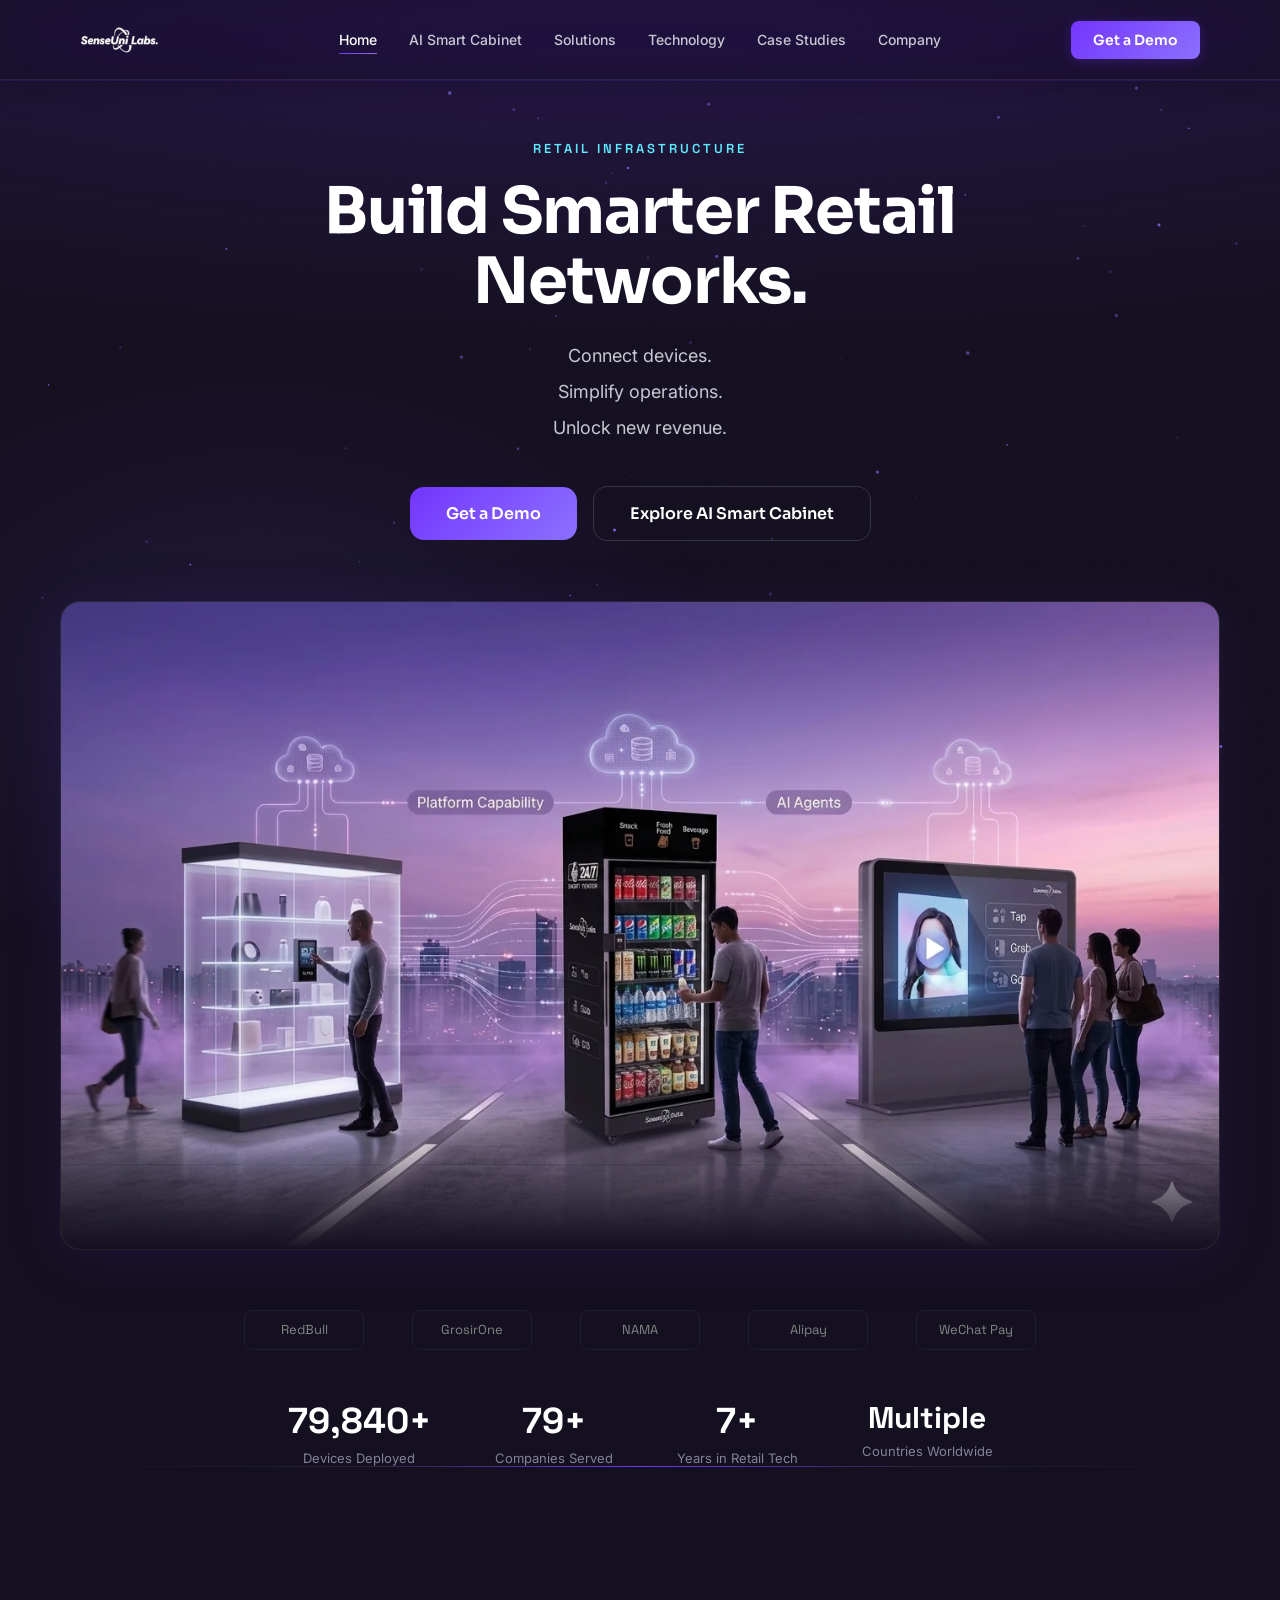
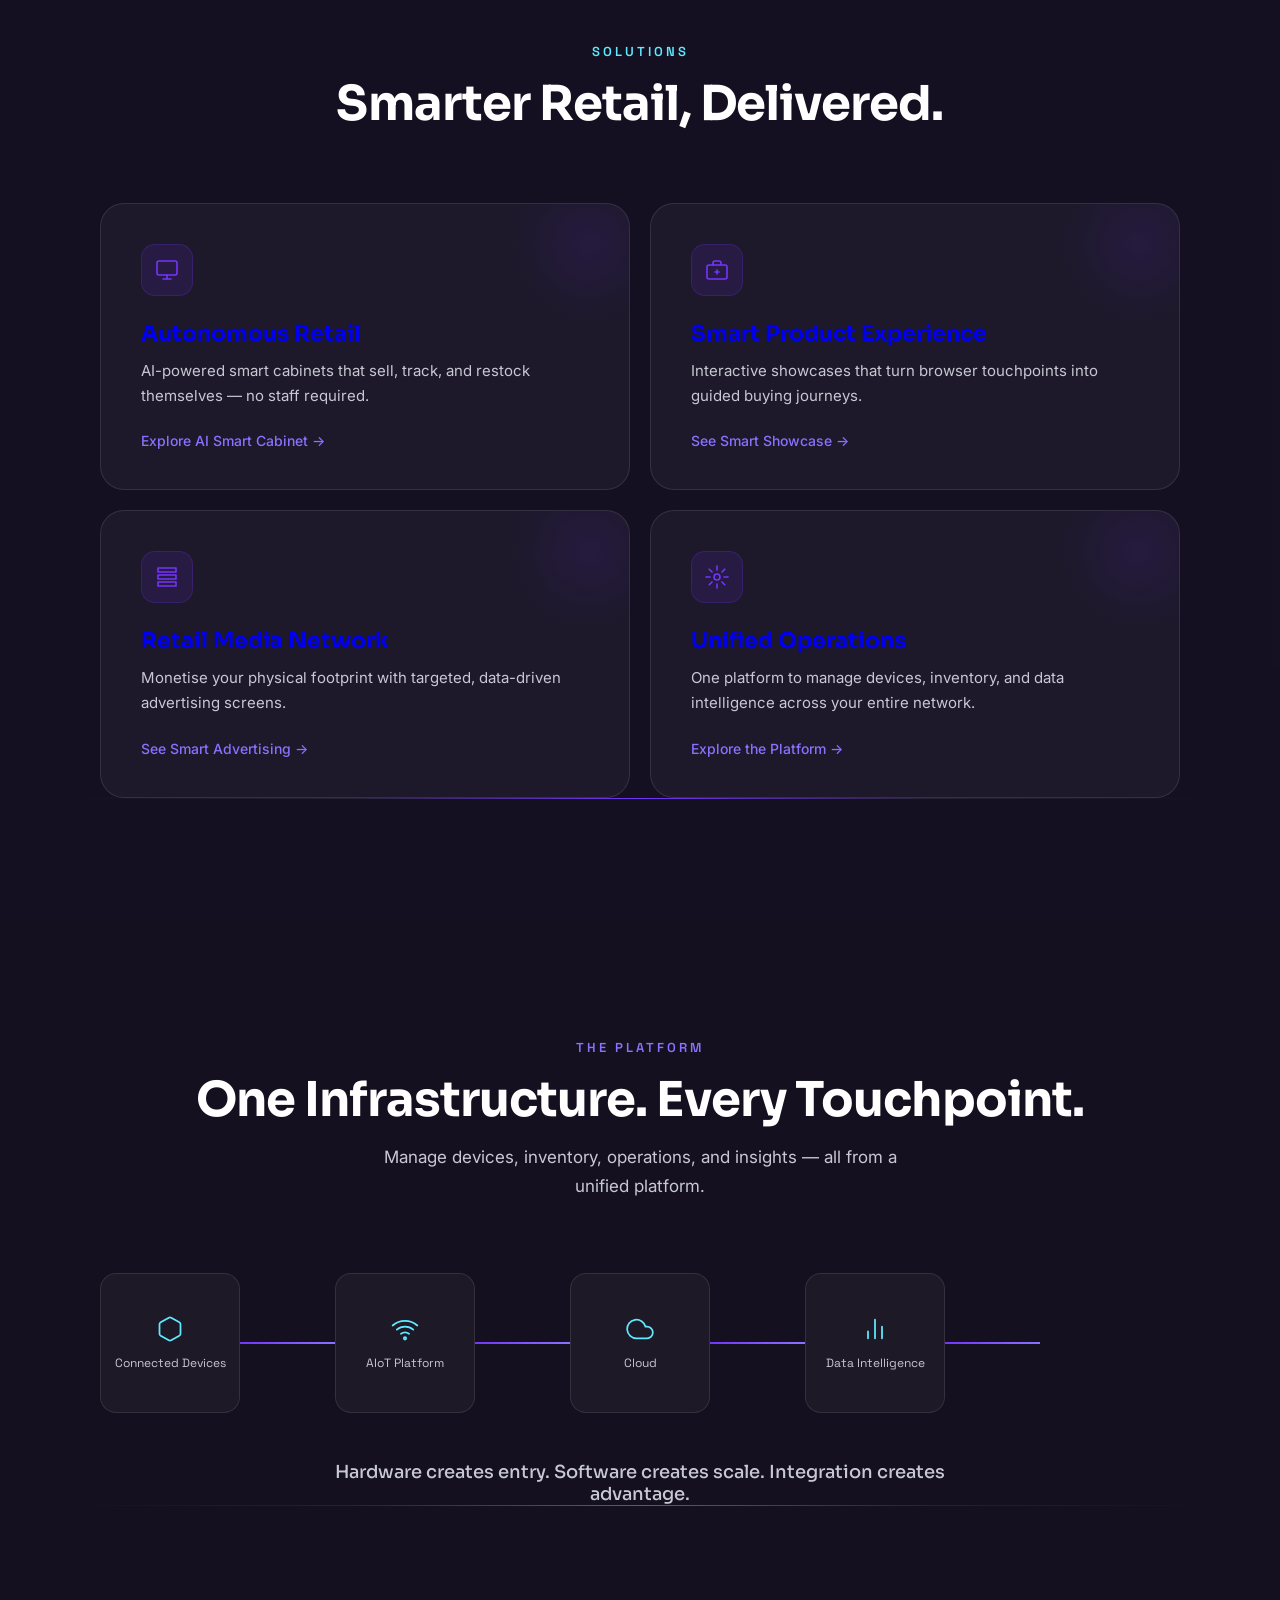
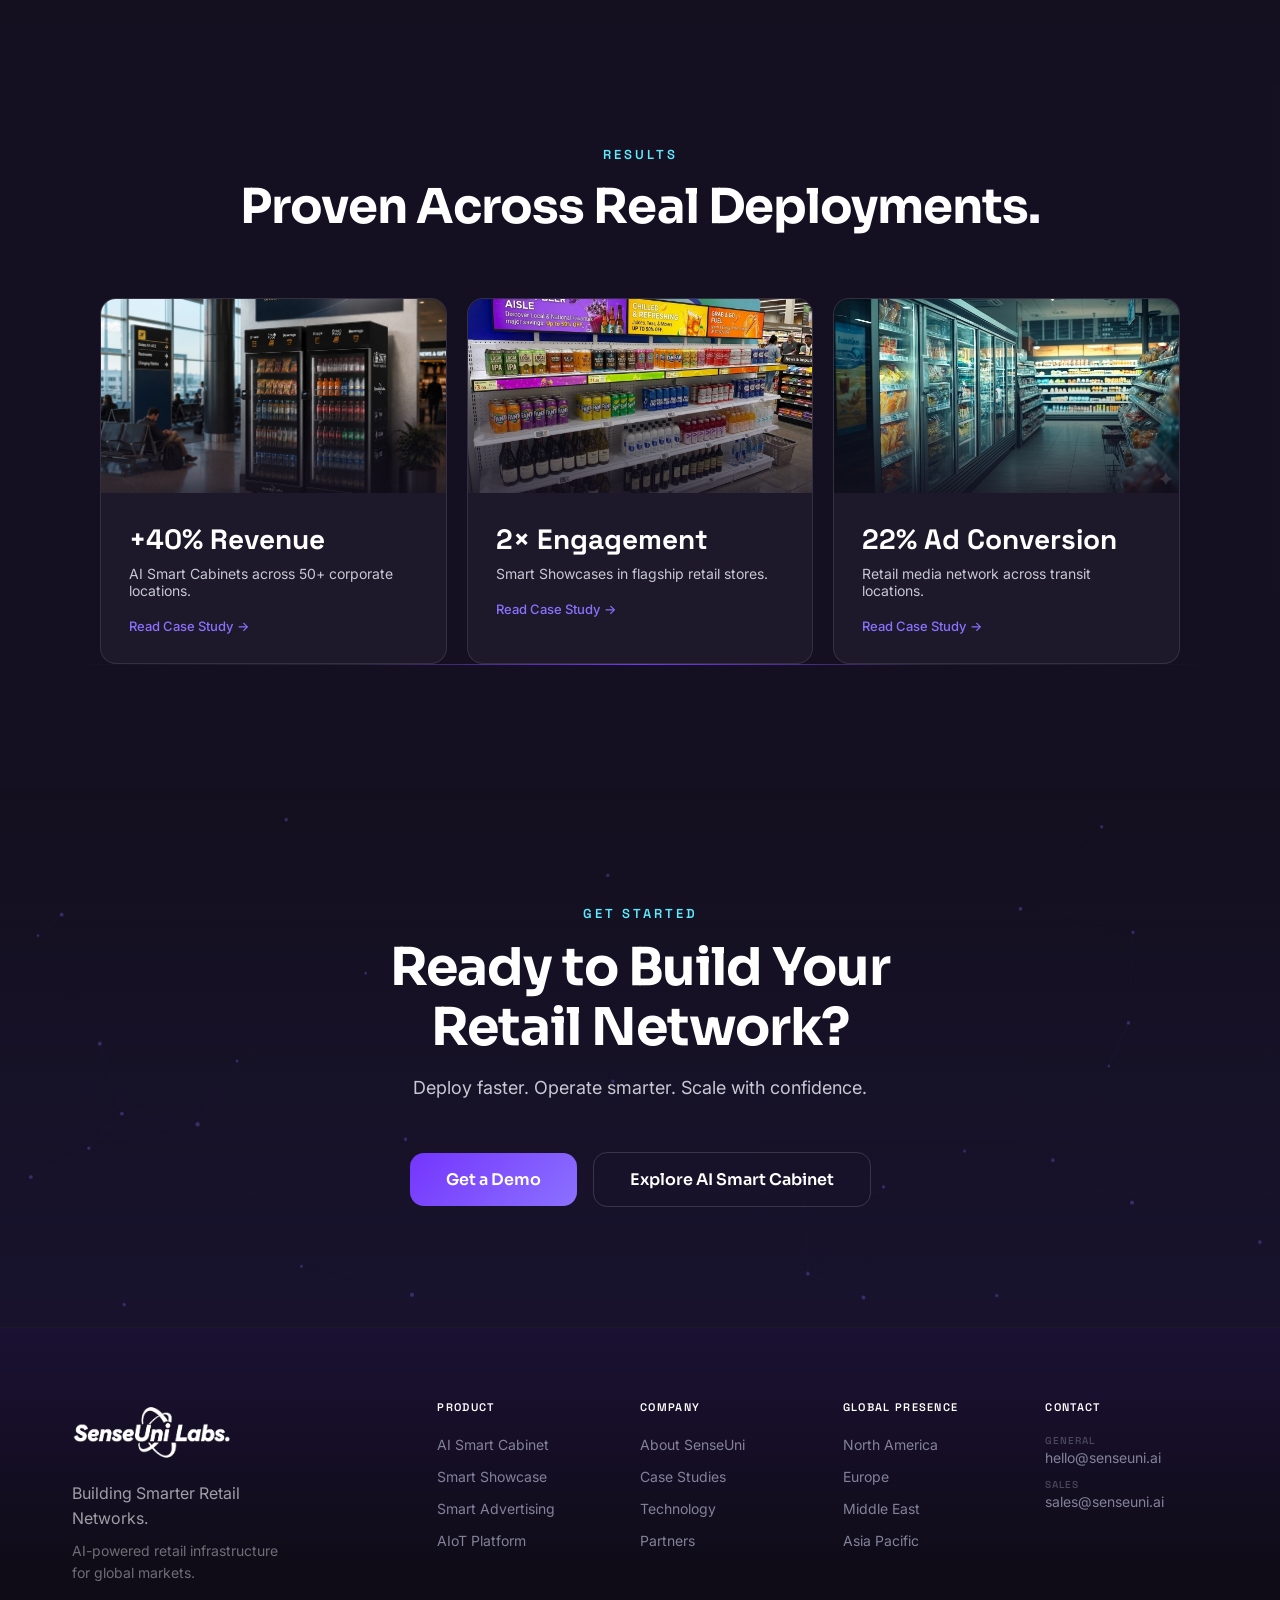
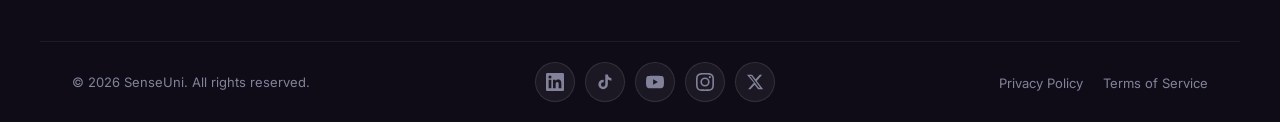
<file: index.html>
﻿<!DOCTYPE html>
<html lang="en">
<head>
  <meta charset="UTF-8" />
  <meta name="viewport" content="width=device-width, initial-scale=1.0" />
  <meta name="description" content="SenseUni builds AI-powered smart cabinets, connected showcases, and retail media solutions. One platform to deploy, manage, and scale autonomous retail." />

  <link rel="canonical" href="https://senseuni-website.pages.dev/" />
  <meta property="og:type" content="website" />
  <meta property="og:site_name" content="SenseUni" />
  <meta property="og:title" content="SenseUni — Smarter Retail Infrastructure" />
  <meta property="og:description" content="SenseUni builds AI-powered smart cabinets, connected showcases, and retail media solutions. One platform to deploy, manage, and scale autonomous retail." />
  <meta property="og:url" content="https://senseuni-website.pages.dev/" />
  <meta property="og:image" content="https://senseuni-website.pages.dev/assets/images/senseunihero.webp" />
  <meta name="twitter:card" content="summary_large_image" />
  <meta name="twitter:title" content="SenseUni — Smarter Retail Infrastructure" />
  <meta name="twitter:description" content="SenseUni builds AI-powered smart cabinets, connected showcases, and retail media solutions. One platform to deploy, manage, and scale autonomous retail." />
  <meta name="twitter:image" content="https://senseuni-website.pages.dev/assets/images/senseunihero.webp" />
  <title>SenseUni — Smarter Retail Infrastructure</title>

  <link rel="icon" type="image/webp" href="assets/images/logomini.webp" />
  <link rel="preconnect" href="https://fonts.googleapis.com" />
  <link rel="preconnect" href="https://fonts.gstatic.com" crossorigin />
  <link href="https://fonts.googleapis.com/css2?family=Sora:wght@300;400;500;600;700;800&family=Inter:wght@300;400;500;600&family=Space+Grotesk:wght@400;500;600;700&display=swap" rel="stylesheet" />

  <style>
    /* ═══════════════════════════════════════
       DESIGN TOKENS
    ═══════════════════════════════════════ */
    :root {
      --color-bg:              #14101F;
      --color-bg-footer:       #0F0C18;
      --color-brand:           #2C2069;
      --color-accent:          #7435FD;
      --color-highlight:       #8B71FF;
      --color-cyan:            #5EEBFF;

      --color-nav-bg:          rgba(20, 16, 31, 0.55);
      --color-nav-bg-scrolled: rgba(20, 16, 31, 0.72);
      --color-nav-border:      rgba(255, 255, 255, 0.08);
      --color-footer-border:   rgba(255, 255, 255, 0.06);

      --color-border:          rgba(255, 255, 255, 0.10);
      --color-border-glow:     rgba(116, 53, 253, 0.40);
      --color-surface:         rgba(255, 255, 255, 0.04);

      --color-text-primary:    #FFFFFF;
      --color-text-secondary:  #C8C8D4;
      --color-text-muted:      #82829A;

      --gradient-btn:  linear-gradient(135deg, var(--color-accent), var(--color-highlight));
      --gradient-card: linear-gradient(135deg, rgba(44, 32, 105, 0.20) 0%, rgba(116, 53, 253, 0.06) 100%);

      --font-heading: 'Sora', sans-serif;
      --font-body:    'Inter', sans-serif;
      --font-data:    'Space Grotesk', sans-serif;

      --radius-sm: 8px;
      --radius-md: 16px;
      --radius-lg: 24px;

      --nav-height: 80px;

      --ease-out:        cubic-bezier(0.22, 1, 0.36, 1);
      --transition-base: 0.3s;
      --transition-slow: 0.5s;
    }

    /* ═══════════════════════════════════════
       RESET & STICKY-FOOTER LAYOUT
    ═══════════════════════════════════════ */
    *, *::before, *::after { box-sizing: border-box; margin: 0; padding: 0; }

    html {
      scroll-behavior: smooth;
      scrollbar-width: thin;
      scrollbar-color: var(--color-highlight) rgba(20, 16, 31, 0.4);
    }

    body {
      display: flex;
      flex-direction: column;
      min-height: 100vh;
      background-color: var(--color-bg);
      color: var(--color-text-primary);
      font-family: var(--font-body);
      overflow-x: hidden;
    }

    a { text-decoration: none; }

    /* ═══════════════════════════════════════
       CUSTOM SCROLLBAR
    ═══════════════════════════════════════ */
    ::-webkit-scrollbar        { width: 6px; }
    ::-webkit-scrollbar-track  { background: rgba(20, 16, 31, 0.4); }
    ::-webkit-scrollbar-thumb  {
      background: linear-gradient(to bottom, var(--color-accent), var(--color-highlight));
      border-radius: 3px;
    }
    ::-webkit-scrollbar-thumb:hover {
      background: var(--color-highlight);
      box-shadow: 0 0 8px rgba(139, 113, 255, 0.50);
    }

    /* ═══════════════════════════════════════
       AMBIENT GLOW LAYERS  (z-index 0)
    ═══════════════════════════════════════ */
    /* Top center bloom */
    body::before {
      content: '';
      position: fixed;
      top: 0; left: 0; right: 0;
      height: 90vh;
      background: radial-gradient(
        ellipse 160% 65% at 50% -8%,
        rgba(116, 53, 253, 0.28) 0%,
        rgba(116, 53, 253, 0.10) 42%,
        rgba(116, 53, 253, 0.03) 68%,
        transparent 80%
      );
      pointer-events: none;
      z-index: 0;
    }

    /* Bottom-left ambient carry */
    body::after {
      content: '';
      position: fixed;
      bottom: -10%; left: -15%;
      width: 70vw; height: 70vh;
      background: radial-gradient(
        ellipse at center,
        rgba(139, 113, 255, 0.10) 0%,
        rgba(116, 53, 253, 0.04) 50%,
        transparent 75%
      );
      pointer-events: none;
      z-index: 0;
    }

    /* Grain / noise texture overlay  (z-index 2) */
    .grain-overlay {
      position: fixed;
      inset: 0;
      background-image: url("data:image/svg+xml,%3Csvg xmlns='http://www.w3.org/2000/svg' width='200' height='200'%3E%3Cfilter id='n'%3E%3CfeTurbulence type='fractalNoise' baseFrequency='0.85' numOctaves='4' stitchTiles='stitch'/%3E%3CfeColorMatrix type='saturate' values='0'/%3E%3C/filter%3E%3Crect width='200' height='200' filter='url(%23n)'/%3E%3C/svg%3E");
      background-repeat: repeat;
      background-size: 200px 200px;
      opacity: 0.035;
      mix-blend-mode: overlay;
      pointer-events: none;
      z-index: 2;
    }

    /* ═══════════════════════════════════════
       KEYFRAMES
    ═══════════════════════════════════════ */
    @keyframes navSlideDown {
      from { opacity: 0; transform: translateY(-8px); }
      to   { opacity: 1; transform: translateY(0); }
    }

    @keyframes fadeUp {
      from { opacity: 0; transform: translateY(20px); }
      to   { opacity: 1; transform: translateY(0); }
    }

    @keyframes imageReveal {
      from { opacity: 0; transform: scale(0.96) translateY(12px); }
      to   { opacity: 1; transform: scale(1)    translateY(0); }
    }

    @keyframes scrollBounce {
      0%, 100% { opacity: 0.40; transform: translateX(-50%) translateY(0); }
      50%       { opacity: 0.90; transform: translateX(-50%) translateY(7px); }
    }

    /* ═══════════════════════════════════════
       PREFERS REDUCED MOTION
    ═══════════════════════════════════════ */
    @media (prefers-reduced-motion: reduce) {
      .nav,
      .hero__label,
      .hero__headline,
      .hero__sub,
      .hero__ctas,
      .hero__network,
      .hero__scroll-hint,
      .footer__main > * {
        animation: none !important;
        opacity: 1 !important;
        transform: none !important;
      }

      .back-to-top              { transition: opacity 0.2s ease !important; }
      .back-to-top,
      .back-to-top.is-visible,
      .back-to-top:hover        { transform: none !important; }
    }

    /* ═══════════════════════════════════════
       NAVIGATION BAR  (z-index 1000)
    ═══════════════════════════════════════ */
    .nav {
      position: fixed;
      top: 0; left: 0; right: 0;
      z-index: 1000;
      height: var(--nav-height);
      background: var(--color-nav-bg);
      backdrop-filter: blur(28px) saturate(160%);
      -webkit-backdrop-filter: blur(28px) saturate(160%);
      border-bottom: 1px solid var(--color-nav-border);
      box-shadow: 0 1px 0 0 rgba(116, 53, 253, 0.18), 0 4px 32px rgba(0, 0, 0, 0.30);
      transition: transform      0.4s var(--ease-out),
                  background     0.4s var(--ease-out),
                  border-color   0.4s var(--ease-out),
                  box-shadow     0.4s var(--ease-out);
      animation: navSlideDown 0.7s var(--ease-out) both;
    }

    .nav.is-scrolled {
      background: var(--color-nav-bg-scrolled);
      border-bottom-color: rgba(255, 255, 255, 0.12);
      box-shadow: 0 1px 0 0 rgba(116, 53, 253, 0.22), 0 8px 48px rgba(0, 0, 0, 0.50);
    }

    .nav.is-hidden {
      transform: translateY(-100%);
      pointer-events: none;
    }

    .nav__inner {
      max-width: 1200px;
      margin: 0 auto;
      padding: 0 40px;
      height: 100%;
      display: flex;
      align-items: center;
      position: relative;
    }

    .nav__logo { display: flex; align-items: center; gap: 10px; flex-shrink: 0; }

    /* Links centred absolutely — independent of logo/CTA widths */
    .nav__links {
      display: flex;
      align-items: center;
      gap: 6px;
      list-style: none;
      position: absolute;
      left: 50%;
      transform: translateX(-50%);
      z-index: 1;
    }

    .nav__link {
      position: relative;
      display: inline-block;
      padding: 6px 13px;
      font-family: var(--font-body);
      font-size: 14px;
      font-weight: 500;
      color: var(--color-text-secondary);
      border-radius: var(--radius-sm);
      transition: color       var(--transition-base) var(--ease-out),
                  background  var(--transition-base) var(--ease-out);
      white-space: nowrap;
    }

    /* Underline grows from center on hover / active */
    .nav__link::after {
      content: '';
      position: absolute;
      bottom: 0;
      left: 13px; right: 13px;
      height: 1.5px;
      background: var(--gradient-btn);
      border-radius: 2px;
      transform: scaleX(0);
      transform-origin: center;
      transition: transform var(--transition-base) var(--ease-out);
    }

    .nav__link:hover                { color: var(--color-text-primary); background: rgba(255,255,255,0.05); }
    .nav__link:hover::after         { transform: scaleX(1); }
    .nav__link.is-active            { color: var(--color-text-primary); }
    .nav__link.is-active::after     { transform: scaleX(1); }

    .nav__cta { flex-shrink: 0; margin-left: auto; }

    /* ── Buttons ── */
    .btn--primary {
      display: inline-flex;
      align-items: center;
      gap: 6px;
      padding: 10px 22px;
      border-radius: var(--radius-sm);
      font-family: var(--font-heading);
      font-size: 14px;
      font-weight: 600;
      color: var(--color-text-primary);
      background: var(--gradient-btn);
      border: none;
      cursor: pointer;
      box-shadow: 0 2px 12px rgba(116, 53, 253, 0.28);
      transition: transform    var(--transition-base) var(--ease-out),
                  box-shadow   var(--transition-base) var(--ease-out);
      position: relative;
      overflow: hidden;
      white-space: nowrap;
    }

    .btn--primary::before {
      content: '';
      position: absolute;
      inset: 0;
      background: linear-gradient(135deg, rgba(255,255,255,0.14) 0%, transparent 55%);
      opacity: 0;
      transition: opacity var(--transition-base) var(--ease-out);
    }

    .btn--primary:hover         { transform: translateY(-2px); box-shadow: 0 0 20px rgba(116,53,253,0.55), 0 6px 24px rgba(116,53,253,0.32); }
    .btn--primary:hover::before { opacity: 1; }
    .btn--primary:active        { transform: translateY(0); }

    .btn--secondary {
      display: inline-flex;
      align-items: center;
      gap: 8px;
      padding: 10px 22px;
      border-radius: var(--radius-sm);
      font-family: var(--font-heading);
      font-size: 14px;
      font-weight: 600;
      color: var(--color-text-primary);
      background: transparent;
      border: 1.5px solid var(--color-border);
      cursor: pointer;
      transition: color         var(--transition-base) var(--ease-out),
                  border-color  var(--transition-base) var(--ease-out),
                  box-shadow    var(--transition-base) var(--ease-out),
                  transform     var(--transition-base) var(--ease-out);
      white-space: nowrap;
    }

    .btn--secondary:hover {
      border-color: var(--color-highlight);
      color: var(--color-highlight);
      transform: translateY(-2px);
      box-shadow: 0 4px 20px rgba(139, 113, 255, 0.18);
    }

    .btn--secondary:active { transform: translateY(0); }

    .btn--lg { padding: 15px 32px; font-size: 15px; }

    /* ── Hamburger ── */
    .nav__hamburger {
      display: none;
      flex-direction: column;
      justify-content: center;
      gap: 5px;
      width: 36px; height: 36px;
      padding: 6px;
      background: none; border: none; cursor: pointer;
      margin-left: auto;
      border-radius: var(--radius-sm);
      transition: background var(--transition-base) var(--ease-out);
    }

    .nav__hamburger:hover { background: rgba(255,255,255,0.06); }

    .nav__hamburger-line {
      display: block;
      width: 100%; height: 1.5px;
      background: var(--color-text-secondary);
      border-radius: 2px;
      transform-origin: center;
      transition: transform  var(--transition-base) var(--ease-out),
                  opacity    var(--transition-base) var(--ease-out);
    }

    .nav.is-open .nav__hamburger-line:nth-child(1) { transform: translateY(6.5px) rotate(45deg); }
    .nav.is-open .nav__hamburger-line:nth-child(2) { opacity: 0; transform: scaleX(0); }
    .nav.is-open .nav__hamburger-line:nth-child(3) { transform: translateY(-6.5px) rotate(-45deg); }

    /* ── Mobile drawer ── */
    .nav__drawer {
      display: none;
      position: fixed;
      top: var(--nav-height); left: 0; right: 0;
      background: rgba(15, 12, 24, 0.97);
      backdrop-filter: blur(24px);
      -webkit-backdrop-filter: blur(24px);
      border-bottom: 1px solid var(--color-nav-border);
      padding: 16px 24px 24px;
      transform: translateY(-8px);
      opacity: 0;
      pointer-events: none;
      transition: transform  var(--transition-slow) var(--ease-out),
                  opacity    var(--transition-slow) var(--ease-out);
      z-index: 999;
    }

    .nav__drawer.is-open { transform: translateY(0); opacity: 1; pointer-events: all; }

    .nav__drawer-links { list-style: none; display: flex; flex-direction: column; gap: 2px; }

    .nav__drawer-link {
      display: block;
      padding: 12px 8px;
      font-family: var(--font-body);
      font-size: 15px; font-weight: 500;
      color: var(--color-text-secondary);
      border-bottom: 1px solid rgba(255,255,255,0.05);
      transition: color var(--transition-base) var(--ease-out);
    }

    .nav__drawer-link:hover { color: var(--color-text-primary); }
    .nav__drawer-cta        { margin-top: 20px; width: 100%; justify-content: center; }

    /* Nav responsive */
    @media (max-width: 900px) {
      .nav__links     { display: none; }
      .nav__cta       { display: none; }
      .nav__hamburger { display: flex; }
      .nav__drawer    { display: block; }
    }

    @media (max-width: 480px) {
      .nav__inner { padding: 0 20px; }
    }

    /* ═══════════════════════════════════════
       PAGE LAYOUT
    ═══════════════════════════════════════ */
    main {
      flex: 1 0 auto;
      position: relative;
      z-index: 3;
    }

    .section-wrap {
      max-width: 1160px;
      margin: 0 auto;
      padding: 0 40px;
    }

    @media (max-width: 640px) { .section-wrap { padding: 0 20px; } }

    /* ═══════════════════════════════════════
       TYPE UTILITIES
    ═══════════════════════════════════════ */
    .t-display {
      font-family: var(--font-heading);
      font-size: clamp(40px, 6.5vw, 88px);
      font-weight: 800;
      letter-spacing: -0.03em;
      line-height: 1.04;
      color: var(--color-text-primary);
    }

    .gradient-text {
      background: linear-gradient(135deg, var(--color-text-primary) 45%, var(--color-highlight));
      -webkit-background-clip: text;
      -webkit-text-fill-color: transparent;
      background-clip: text;
    }

    .gradient-text-cyan {
      background: linear-gradient(135deg, var(--color-text-primary) 45%, var(--color-cyan));
      -webkit-background-clip: text;
      -webkit-text-fill-color: transparent;
      background-clip: text;
    }

    .section-label {
      display: block;
      font-family: var(--font-data);
      font-size: 13px;
      font-weight: 600;
      letter-spacing: 3px;
      text-transform: uppercase;
      text-align: center;
      margin-bottom: 16px;
    }

    .section-inner {
      max-width: 1280px;
      margin: 0 auto;
    }

    .section-divider {
      display: block;
      height: 1px;
      max-width: 1280px;
      margin: 0 auto;
      border: none;
      background: linear-gradient(90deg, transparent, rgba(255, 255, 255, 0.08), var(--color-accent), rgba(255, 255, 255, 0.08), transparent);
    }

    @keyframes pulseGlow {
      0%, 100% { box-shadow: 0 0 0 0 rgba(116, 53, 253, 0); }
      50%      { box-shadow: 0 0 0 14px rgba(116, 53, 253, 0.14); }
    }

    @keyframes floatDrift {
      0%, 100% { transform: translate(0, 0); }
      50%      { transform: translate(var(--drift-x, 12px), var(--drift-y, -12px)); }
    }

    @keyframes chevronBounce {
      0%, 100% { opacity: 0.30; transform: translateX(-50%) translateY(0); }
      50%      { opacity: 0.75; transform: translateX(-50%) translateY(8px); }
    }

    /* ═══════════════════════════════════════
       SECTION 1 — HERO
       Part A: text on dark bg · Part B: image showcase
    ═══════════════════════════════════════ */
    .hero {
      position: relative;
      z-index: 3;
      display: flex;
      flex-direction: column;
    }

    /* ── Part A — Text area ── */
    .hero__text-area {
      padding: 140px 60px 60px;
      text-align: center;
      position: relative;
      z-index: 2;
    }

    .hero__content {
      max-width: 800px;
      margin: 0 auto;
      display: flex;
      flex-direction: column;
      align-items: center;
    }

    .hero__label {
      font-family: var(--font-data);
      font-size: 13px;
      font-weight: 600;
      letter-spacing: 3px;
      text-transform: uppercase;
      color: var(--color-cyan);
      margin-bottom: 20px;
      animation: fadeUp 0.7s var(--ease-out) 0.15s both;
    }

    .hero__headline {
      font-family: var(--font-heading);
      font-size: clamp(36px, 6vw, 64px);
      font-weight: 700;
      line-height: 1.1;
      letter-spacing: -0.02em;
      margin-bottom: 20px;
      animation: fadeUp 0.8s var(--ease-out) 0.28s both;
    }

    .hero__sub {
      font-family: var(--font-body);
      font-size: 18px;
      line-height: 2.0;
      color: var(--color-text-secondary);
      margin-bottom: 40px;
      animation: fadeUp 0.8s var(--ease-out) 0.42s both;
    }

    .hero__ctas {
      display: flex;
      align-items: center;
      justify-content: center;
      gap: 16px;
      flex-wrap: wrap;
      animation: fadeUp 0.8s var(--ease-out) 0.56s both;
    }

    .hero__cta--primary {
      background: var(--gradient-btn);
      color: #fff;
      font-family: var(--font-heading);
      font-size: 16px;
      font-weight: 600;
      padding: 16px 36px;
      border-radius: 14px;
      transition: transform var(--transition-base) var(--ease-out),
                  box-shadow var(--transition-base) var(--ease-out);
    }

    .hero__cta--primary:hover {
      transform: translateY(-2px);
      box-shadow: 0 8px 30px rgba(116, 53, 253, 0.30);
    }

    .hero__cta--secondary {
      background: transparent;
      border: 1px solid rgba(255, 255, 255, 0.15);
      color: var(--color-text-primary);
      font-family: var(--font-heading);
      font-size: 16px;
      font-weight: 600;
      padding: 16px 36px;
      border-radius: 14px;
      transition: border-color var(--transition-base) var(--ease-out),
                  background var(--transition-base) var(--ease-out);
    }

    .hero__cta--secondary:hover {
      border-color: var(--color-highlight);
      background: rgba(255, 255, 255, 0.05);
    }

    /* ── Part B — Image showcase ── */
    .hero__image-wrap {
      padding: 0 60px;
      position: relative;
      z-index: 2;
      animation: fadeUp 0.9s var(--ease-out) 0.68s both;
    }

    .hero-image-container {
      max-width: 1200px;
      margin: 0 auto;
      border-radius: 20px;
      overflow: hidden;
      border: 1px solid rgba(255, 255, 255, 0.08);
      position: relative;
      box-shadow: 0 8px 60px rgba(116, 53, 253, 0.10);
    }

    .hero-image-container img {
      width: 100%;
      display: block;
    }

    /* Fade bottom edge into the base background */
    .hero-image-container::after {
      content: '';
      position: absolute;
      bottom: 0; left: 0; right: 0;
      height: 120px;
      background: linear-gradient(transparent, #14101F);
      pointer-events: none;
    }

    /* Hero responsive */
    @media (max-width: 768px) {
      .hero__text-area { padding: 120px 32px 48px; }
      .hero__image-wrap { padding: 0 24px; }
    }

    @media (max-width: 480px) {
      .hero__text-area { padding: 100px 20px 40px; }
      .hero__sub       { font-size: 16px; }
      .hero__image-wrap { padding: 0 16px; }
    }

    /* Shared reveal-on-scroll baseline */
    [data-reveal] {
      opacity: 0;
      transform: translateY(28px);
      transition: opacity 0.6s var(--ease-out), transform 0.6s var(--ease-out);
    }
    [data-reveal].in-view { opacity: 1; transform: translateY(0); }

    /* ═══════════════════════════════════════
       SECTION 2 — TRUST BAR + METRICS
    ═══════════════════════════════════════ */
    .trust { position: relative; z-index: 3; padding: 60px 60px 56px; }

    .trust__logos {
      display: flex;
      flex-wrap: wrap;
      align-items: center;
      justify-content: center;
      gap: 48px;
    }

    .trust__logo {
      display: flex;
      align-items: center;
      justify-content: center;
      width: 120px; height: 40px;
      border: 1px solid rgba(255, 255, 255, 0.06);
      border-radius: 8px;
      font-family: var(--font-data);
      font-size: 13px;
      color: var(--color-text-muted);
      opacity: 0.35;
      filter: grayscale(1);
      transition: opacity var(--transition-base) var(--ease-out),
                  filter   var(--transition-base) var(--ease-out);
    }

    .trust__logo:hover { opacity: 0.7; filter: grayscale(0); }

    .trust__metrics {
      display: flex;
      flex-wrap: wrap;
      align-items: flex-start;
      justify-content: center;
      gap: 64px;
      margin-top: 48px;
    }

    .trust__metric { text-align: center; }

    .trust__number {
      font-family: var(--font-data);
      font-size: 36px;
      font-weight: 700;
    }

    .trust__number--word { font-size: 30px; }

    .trust__label {
      font-family: var(--font-body);
      font-size: 13px;
      color: var(--color-text-muted);
      margin-top: 6px;
    }

    @media (max-width: 640px) {
      .trust { padding: 48px 24px 40px; }
      .trust__logos, .trust__metrics { gap: 28px; }
    }

    /* ═══════════════════════════════════════
       SECTION 3 — SOLUTIONS
    ═══════════════════════════════════════ */
    .solutions {
      position: relative;
      z-index: 3;
      padding: 120px 60px;
      background: rgba(44, 32, 105, 0.05);
    }

    .solutions__label { color: var(--color-cyan); }

    .solutions__headline {
      font-family: var(--font-heading);
      font-size: clamp(32px, 5vw, 48px);
      font-weight: 700;
      line-height: 1.15;
      letter-spacing: -0.02em;
      text-align: center;
    }

    .solutions__grid {
      margin-top: 72px;
      display: grid;
      grid-template-columns: repeat(2, 1fr);
      gap: 20px;
    }

    .solutions__card {
      position: relative;
      display: flex;
      flex-direction: column;
      background: var(--color-surface);
      border: 1px solid var(--color-border);
      border-radius: var(--radius-lg);
      overflow: hidden;
      padding: 40px;
      transition: transform 0.4s var(--ease-out), border-color 0.4s var(--ease-out);
      opacity: 0;
      transform: translateY(28px);
    }

    .solutions__card.in-view { opacity: 1; transform: translateY(0); }
    .solutions__card.in-view:hover { transform: translateY(-4px); }
    .solutions__card:hover { border-color: var(--color-accent); }

    /* Top-edge gradient line on hover */
    .solutions__card::before {
      content: '';
      position: absolute;
      top: 0; left: 0; right: 0;
      height: 2px;
      background: linear-gradient(90deg, var(--color-accent), var(--color-highlight));
      opacity: 0;
      transition: opacity 0.35s var(--ease-out);
    }
    .solutions__card:hover::before { opacity: 1; }

    /* Background orb */
    .solutions__card::after {
      content: '';
      position: absolute;
      top: -40px; right: -40px;
      width: 160px; height: 160px;
      border-radius: 50%;
      background: radial-gradient(circle, rgba(116, 53, 253, 0.10) 0%, transparent 70%);
      pointer-events: none;
      z-index: 0;
    }

    .solutions__card > * { position: relative; z-index: 1; }

    /* Icon box */
    .solutions__icon-box {
      width: 52px; height: 52px;
      border-radius: 14px;
      background: rgba(116, 53, 253, 0.12);
      border: 1px solid rgba(116, 53, 253, 0.22);
      display: flex;
      align-items: center;
      justify-content: center;
      margin-bottom: 24px;
      flex-shrink: 0;
      transition: transform 0.3s var(--ease-out);
    }

    .solutions__card:hover .solutions__icon-box {
      animation: iconFloat 2s ease-in-out infinite;
    }

    @keyframes iconFloat {
      0%, 100% { transform: translateY(0px); }
      50%       { transform: translateY(-5px); }
    }

    .solutions__card-title {
      font-family: var(--font-heading);
      font-size: 22px;
      font-weight: 700;
      margin-bottom: 12px;
    }

    .solutions__card-sub {
      font-family: var(--font-body);
      font-size: 15px;
      line-height: 1.65;
      color: var(--color-text-secondary);
      flex: 1;
      margin-bottom: 24px;
    }

    .solutions__link {
      display: inline-flex;
      align-items: center;
      gap: 4px;
      font-family: var(--font-body);
      font-size: 14px;
      font-weight: 500;
      color: var(--color-highlight);
    }

    .solutions__arrow { display: inline-block; transition: transform var(--transition-base) var(--ease-out); }
    .solutions__card:hover .solutions__arrow { transform: translateX(4px); }

    /* Placeholder text (still used in proof section fallback) */
    .solutions__placeholder {
      font-family: var(--font-data);
      font-size: 12px;
      color: var(--color-text-muted);
      text-align: center;
      padding: 0 24px;
    }

    @media (max-width: 860px) {
      .solutions__grid { grid-template-columns: 1fr; }
    }

    @media (max-width: 640px) {
      .solutions { padding: 88px 24px; }
      .solutions__card { padding: 28px; }
    }

    /* ═══════════════════════════════════════
       SECTION 4 — PLATFORM
    ═══════════════════════════════════════ */
    .platform { position: relative; z-index: 3; padding: 120px 60px; }

    .platform__label { color: var(--color-highlight); }

    .platform__headline {
      font-family: var(--font-heading);
      font-size: clamp(32px, 5vw, 48px);
      font-weight: 700;
      line-height: 1.15;
      letter-spacing: -0.02em;
      text-align: center;
      margin-bottom: 16px;
    }

    .platform__sub {
      font-family: var(--font-body);
      font-size: 17px;
      line-height: 1.7;
      color: var(--color-text-secondary);
      text-align: center;
      max-width: 520px;
      margin: 0 auto;
    }

    .platform__row {
      display: flex;
      align-items: center;
      justify-content: center;
      gap: 0;
      margin-top: 72px;
    }

    .platform__node {
      flex-shrink: 0;
      width: 140px; height: 140px;
      display: flex;
      flex-direction: column;
      align-items: center;
      justify-content: center;
      gap: 12px;
      background: var(--color-surface);
      border: 1px solid var(--color-border);
      border-radius: var(--radius-md);
      transition: transform var(--transition-base) var(--ease-out),
                  border-color var(--transition-base) var(--ease-out),
                  box-shadow var(--transition-base) var(--ease-out);
    }

    .platform__node:hover {
      transform: scale(1.05);
      border-color: var(--color-accent);
      box-shadow: 0 0 24px rgba(116, 53, 253, 0.30);
    }

    .platform__node-label {
      font-family: var(--font-data);
      font-size: 12px;
      color: var(--color-text-secondary);
      text-align: center;
    }

    .platform__line {
      flex: 1 1 64px;
      height: 2px;
      max-width: 96px;
      background: linear-gradient(90deg, var(--color-accent), var(--color-highlight));
      opacity: 0.2;
      transform: scaleX(0);
      transform-origin: left;
      transition: transform 0.7s var(--ease-out);
      position: relative;
      overflow: visible;
    }

    .platform__line.in-view { transform: scaleX(1); }

    .platform__line .platform__dot {
      position: absolute;
      top: 50%; left: 0;
      width: 3px; height: 3px;
      border-radius: 50%;
      background: var(--color-highlight);
      box-shadow: 0 0 6px var(--color-highlight);
      transform: translateY(-50%);
      opacity: 0;
    }

    .platform__line.dots-on .platform__dot { animation: lineDot 3s linear infinite; }

    @keyframes lineDot {
      0%   { left: 0;    opacity: 0; }
      10%  { opacity: 1; }
      90%  { opacity: 1; }
      100% { left: 100%; opacity: 0; }
    }

    .platform__statement {
      font-family: var(--font-heading);
      font-size: 18px;
      font-weight: 500;
      color: var(--color-text-secondary);
      text-align: center;
      max-width: 640px;
      margin: 48px auto 0;
    }

    @media (max-width: 900px) {
      .platform__row { flex-wrap: wrap; gap: 16px; }
      .platform__line { display: none; }
    }

    @media (max-width: 640px) {
      .platform { padding: 88px 24px; }
    }

    /* ═══════════════════════════════════════
       SECTION 5 — PROOF
    ═══════════════════════════════════════ */
    .proof { position: relative; z-index: 3; padding: 120px 60px; background: rgba(44, 32, 105, 0.05); }

    .proof__label { color: var(--color-cyan); }

    .proof__headline {
      font-family: var(--font-heading);
      font-size: clamp(32px, 5vw, 48px);
      font-weight: 700;
      line-height: 1.15;
      letter-spacing: -0.02em;
      text-align: center;
    }

    .proof__grid {
      display: grid;
      grid-template-columns: repeat(3, 1fr);
      gap: 20px;
      margin-top: 64px;
    }

    .proof__card {
      background: var(--color-surface);
      border: 1px solid var(--color-border);
      border-radius: var(--radius-md);
      overflow: hidden;
      transition: transform 0.4s var(--ease-out), border-color 0.4s var(--ease-out);
    }

    .proof__card:hover { transform: translateY(-4px); border-color: var(--color-accent); }

    .proof__image {
      position: relative;
      aspect-ratio: 16 / 9;
      overflow: hidden;
    }

    .proof__image img {
      width: 100%;
      height: 100%;
      object-fit: cover;
      display: block;
    }

    .proof__image::after {
      content: '';
      position: absolute;
      inset: 0;
      background: linear-gradient(180deg, transparent 40%, rgba(20, 16, 31, 0.80) 100%);
      pointer-events: none;
    }

    .proof__body { padding: 28px; }

    .proof__metric {
      font-family: var(--font-data);
      font-size: 28px;
      font-weight: 700;
      margin-bottom: 8px;
    }

    .proof__desc {
      font-family: var(--font-body);
      font-size: 14px;
      color: var(--color-text-secondary);
      margin-bottom: 16px;
    }

    .proof .solutions__link { font-size: 13px; }

    @media (max-width: 900px) {
      .proof__grid { grid-template-columns: 1fr; }
    }

    @media (max-width: 640px) {
      .proof { padding: 88px 24px; }
    }

    /* ═══════════════════════════════════════
       SECTION 6 — FINAL CTA
    ═══════════════════════════════════════ */
    .final-cta {
      position: relative;
      z-index: 3;
      overflow: hidden;
      background: linear-gradient(to bottom, transparent, rgba(44, 32, 105, 0.20));
    }

    #final-cta-canvas {
      position: absolute;
      inset: 0;
      width: 100%;
      height: 100%;
      pointer-events: none;
      z-index: 0;
    }

    .final-cta__inner {
      position: relative;
      z-index: 1;
      max-width: 680px;
      margin: 0 auto;
      padding: 120px 60px;
      display: flex;
      flex-direction: column;
      align-items: center;
      text-align: center;
    }

    .final-cta__label { color: var(--color-cyan); }

    .final-cta__headline {
      font-family: var(--font-heading);
      font-size: clamp(34px, 6vw, 52px);
      font-weight: 700;
      line-height: 1.15;
      letter-spacing: -0.02em;
      margin-bottom: 16px;
    }

    .final-cta__sub {
      font-family: var(--font-body);
      font-size: 18px;
      line-height: 1.7;
      color: var(--color-text-secondary);
      max-width: 480px;
      margin-bottom: 48px;
    }

    .final-cta__ctas { display: flex; align-items: center; justify-content: center; gap: 16px; flex-wrap: wrap; }

    @media (max-width: 640px) {
      .final-cta__inner { padding: 88px 24px; }
    }

    /* ═══════════════════════════════════════
       FOOTER  (z-index 1)
    ═══════════════════════════════════════ */
    .footer {
      flex-shrink: 0;
      background: linear-gradient(to bottom, rgba(116, 53, 253, 0.12) 0%, transparent 60%),
                  var(--color-bg-footer);
      border-top: 1px solid var(--color-footer-border);
      position: relative;
      z-index: 1;
    }

    .footer__main {
      max-width: 1200px;
      margin: 0 auto;
      padding: 72px 32px 56px;
      display: grid;
      grid-template-columns: 2fr 1fr 1fr 1fr 1fr;
      gap: 40px;
    }

    /* Column entrance — IntersectionObserver adds .is-visible */
    .footer__main > * { opacity: 0; transform: translateY(16px); }

    .footer__main > *.is-visible { animation: fadeUp 0.7s var(--ease-out) both; }

    .footer__main > *:nth-child(1) { animation-delay: 0ms;   }
    .footer__main > *:nth-child(2) { animation-delay: 60ms;  }
    .footer__main > *:nth-child(3) { animation-delay: 120ms; }
    .footer__main > *:nth-child(4) { animation-delay: 180ms; }
    .footer__main > *:nth-child(5) { animation-delay: 240ms; }

    .footer__logo         { display: inline-flex; align-items: center; gap: 10px; margin-bottom: 16px; }

    .footer__tagline { font-family: var(--font-body); font-size: 16px; color: rgba(255, 255, 255, 0.6); line-height: 1.6; max-width: 220px; }

    .footer__col-title    { font-family: var(--font-data); font-size: 11px; font-weight: 600; letter-spacing: 0.12em; text-transform: uppercase; color: var(--color-text-primary); margin-bottom: 20px; }

    .footer__col-links    { list-style: none; display: flex; flex-direction: column; gap: 12px; }
    .footer__col-link     { font-family: var(--font-body); font-size: 14px; color: var(--color-text-muted); transition: color var(--transition-base) var(--ease-out); }
    .footer__col-link:hover { color: var(--color-text-secondary); }

    .footer__contact-item   { display: flex; flex-direction: column; gap: 2px; }
    .footer__contact-label  { font-family: var(--font-data); font-size: 10px; font-weight: 500; letter-spacing: 0.10em; text-transform: uppercase; color: rgba(122,122,140,0.55); }

    .footer__bottom {
      border-top: 1px solid var(--color-footer-border);
      max-width: 1200px;
      margin: 0 auto;
      padding: 20px 32px;
      display: flex;
      align-items: center;
      justify-content: space-between;
      gap: 24px;
      flex-wrap: wrap;
    }

    .footer__copy { font-family: var(--font-body); font-size: 13px; color: var(--color-text-muted); }

    .footer__social { display: flex; align-items: center; gap: 10px; list-style: none; }

    .footer__social-link {
      width: 40px; height: 40px;
      border-radius: 50%;
      background: rgba(255, 255, 255, 0.05);
      border: 1px solid rgba(255, 255, 255, 0.10);
      display: flex; align-items: center; justify-content: center;
      color: var(--color-text-muted);
      transition: color        var(--transition-base) var(--ease-out),
                  border-color var(--transition-base) var(--ease-out),
                  background   var(--transition-base) var(--ease-out),
                  box-shadow   var(--transition-base) var(--ease-out),
                  transform    var(--transition-base) var(--ease-out);
    }

    .footer__social-link:hover {
      color: var(--color-highlight);
      border-color: var(--color-highlight);
      background: rgba(116, 53, 253, 0.12);
      box-shadow: 0 0 16px rgba(116, 53, 253, 0.40);
      transform: translateY(-2px);
    }

    .footer__legal       { display: flex; align-items: center; gap: 20px; list-style: none; }
    .footer__legal-link  { font-family: var(--font-body); font-size: 13px; color: var(--color-text-muted); transition: color var(--transition-base) var(--ease-out); }
    .footer__legal-link:hover { color: var(--color-text-secondary); }

    
    .footer__position-line {
      font-family: var(--font-body);
      font-size: 14px;
      color: rgba(255, 255, 255, 0.4);
      line-height: 1.6;
      max-width: 220px;
      margin-top: 8px;
    }
    /* Footer responsive */
    @media (max-width: 1024px) { .footer__main { grid-template-columns: 2fr 1fr 1fr; } }

    @media (max-width: 900px) {
      .footer__main { grid-template-columns: 1fr 1fr 1fr; gap: 36px; padding: 56px 24px 48px; }
      .footer__logo-col { grid-column: 1 / -1; }
    }

    @media (max-width: 600px) {
      .footer__main { grid-template-columns: 1fr 1fr; gap: 32px; padding: 48px 20px 40px; }
      .footer__logo-col { grid-column: 1 / -1; }
    }

    @media (max-width: 440px) {
      .footer__main { grid-template-columns: 1fr; }
      .footer__bottom { flex-direction: column; align-items: flex-start; gap: 16px; padding: 20px; }
    }

    /* ═══════════════════════════════════════
       BACK-TO-TOP BUTTON  (z-index 500)
    ═══════════════════════════════════════ */
    .back-to-top {
      position: fixed;
      bottom: 32px; right: 20px;
      width: 48px; height: 48px;
      border-radius: 50%;
      background: var(--gradient-btn);
      border: none; cursor: pointer;
      display: flex; align-items: center; justify-content: center;
      color: var(--color-text-primary);
      box-shadow: 0 4px 16px rgba(116, 53, 253, 0.28);
      z-index: 500;
      opacity: 0;
      transform: scale(0.75) translateY(8px);
      pointer-events: none;
      transition: opacity    0.3s var(--ease-out),
                  transform  0.3s var(--ease-out),
                  box-shadow 0.3s var(--ease-out);
    }

    .back-to-top.is-visible {
      opacity: 1;
      transform: scale(1) translateY(0);
      pointer-events: all;
    }

    .back-to-top:hover {
      transform: scale(1) translateY(-2px);
      box-shadow: 0 0 20px rgba(116,53,253,0.50), 0 6px 20px rgba(116,53,253,0.28);
    }

    .back-to-top:active { transform: scale(0.94) translateY(0); }

    /* ═══════════════════════════════════════
       COOKIE BANNER  (z-index 9999)
    ═══════════════════════════════════════ */
    .cookie-banner {
      display: none;
      position: fixed; bottom: 0; left: 0; right: 0;
      z-index: 9999;
      align-items: center; justify-content: space-between; gap: 16px;
      padding: 16px 32px;
      background: rgba(20, 16, 31, 0.94);
      backdrop-filter: blur(20px); -webkit-backdrop-filter: blur(20px);
      border-top: 1px solid rgba(116, 53, 253, 0.3);
      box-shadow: 0 -4px 32px rgba(0, 0, 0, 0.4);
      transform: translateY(100%);
      transition: transform 0.4s cubic-bezier(0.22, 1, 0.36, 1);
    }
    .cookie-banner.is-visible { transform: translateY(0); }
    .cookie-banner p {
      font-family: var(--font-body); font-size: 14px;
      color: rgba(255, 255, 255, 0.80); line-height: 1.5; flex: 1;
    }
    .cookie-banner a { color: var(--color-highlight); text-decoration: underline; }
    .cookie-accept-btn {
      flex-shrink: 0; padding: 8px 20px; border-radius: var(--radius-sm);
      background: var(--color-accent); color: var(--color-text-primary);
      font-family: var(--font-body); font-size: 13px; font-weight: 600;
      border: none; cursor: pointer; white-space: nowrap;
      transition: background var(--transition-base) var(--ease-out),
                  transform  var(--transition-base) var(--ease-out);
    }
    .cookie-accept-btn:hover { background: var(--color-highlight); transform: translateY(-1px); }
    @media (max-width: 640px) {
      .cookie-banner { flex-direction: column; align-items: flex-start; padding: 16px 20px; }
      .cookie-accept-btn { width: 100%; text-align: center; }
    }

    /* ═══════════════════════════════════════
       GLOBAL STARFIELD CANVAS  (z-index 0)
    ═══════════════════════════════════════ */
    #home-starfield {
      position: fixed;
      inset: 0;
      z-index: 0;
      pointer-events: none;
    }
  </style>
  <link rel="stylesheet" href="assets/css/effects.css" />
</head>
<body>

  <!-- Grain texture overlay -->
  <div class="grain-overlay" aria-hidden="true"></div>

  <!-- ═══════════════════════════════════════
       NAVIGATION BAR
  ═══════════════════════════════════════ -->
  <nav class="nav" id="nav" role="navigation" aria-label="Main navigation">
    <div class="nav__inner">

      <a href="index.html" class="nav__logo" aria-label="SenseUni home">
        <img src="assets/images/logo.webp" alt="SenseUni" height="32" width="auto" style="display:block;" />
      </a>

      <ul class="nav__links" role="list">
        <li><a href="index.html"             class="nav__link is-active">Home</a></li>
        <li><a href="ai-smart-cabinet.html"  class="nav__link">AI Smart Cabinet</a></li>
        <li><a href="solutions.html"         class="nav__link">Solutions</a></li>
        <li><a href="technology.html"        class="nav__link">Technology</a></li>
        <li><a href="case-studies.html"      class="nav__link">Case Studies</a></li>
        <li><a href="company.html"           class="nav__link">Company</a></li>
      </ul>

      <div class="nav__cta">
        <a href="get-a-demo.html" class="btn--primary">Get a Demo</a>
      </div>

      <button class="nav__hamburger" id="nav-hamburger"
              aria-label="Toggle navigation menu"
              aria-expanded="false" aria-controls="nav-drawer">
        <span class="nav__hamburger-line"></span>
        <span class="nav__hamburger-line"></span>
        <span class="nav__hamburger-line"></span>
      </button>

    </div>
  </nav>

  <div class="nav__drawer" id="nav-drawer" aria-hidden="true">
    <ul class="nav__drawer-links" role="list">
      <li><a href="index.html"            class="nav__drawer-link">Home</a></li>
      <li><a href="ai-smart-cabinet.html" class="nav__drawer-link">AI Smart Cabinet</a></li>
      <li><a href="solutions.html"        class="nav__drawer-link">Solutions</a></li>
      <li><a href="technology.html"       class="nav__drawer-link">Technology</a></li>
      <li><a href="case-studies.html"     class="nav__drawer-link">Case Studies</a></li>
      <li><a href="company.html"          class="nav__drawer-link">Company</a></li>
    </ul>
    <a href="get-a-demo.html" class="btn--primary nav__drawer-cta">Get a Demo</a>
  </div>


  <!-- ═══════════════════════════════════════
       MAIN CONTENT
  ═══════════════════════════════════════ -->
  <main id="main">

    <!-- Global drifting starfield (fixed, z-index 0) -->
    <canvas id="home-starfield" aria-hidden="true"></canvas>

    <!-- ──────────────────────────────────────
         SECTION 1 — HERO
         Part A: text on clean dark bg
         Part B: hero image showcase with fade
    ─────────────────────────────────────── -->
    <section class="hero" id="hero" aria-labelledby="hero-headline">

      <!-- Part A — Text -->
      <div class="hero__text-area">
        <div class="hero__content">

          <p class="hero__label">Retail Infrastructure</p>

          <h1 class="hero__headline" id="hero-headline">
            Build Smarter <span class="gradient-text">Retail Networks.</span>
          </h1>

          <p class="hero__sub">
            Connect devices.<br>
            Simplify operations.<br>
            Unlock new revenue.
          </p>

          <div class="hero__ctas">
            <a href="get-a-demo.html" class="hero__cta--primary">Get a Demo</a>
            <a href="ai-smart-cabinet.html" class="hero__cta--secondary">Explore AI Smart Cabinet</a>
          </div>

        </div>
      </div>

      <!-- Part B — Hero image showcase -->
      <div class="hero__image-wrap">
        <div class="hero-image-container">
          <img src="assets/images/senseunihero.webp"
               alt="SenseUni AI Smart Cabinet and retail technology deployed in modern environments"
               width="1200" loading="eager" />
        </div>
      </div>

    </section>

    <!-- ──────────────────────────────────────
         SECTION 2 — TRUST BAR + METRICS
         Visual extension of the Hero
    ─────────────────────────────────────── -->
    <section class="trust" id="trust" aria-label="Trusted by leading brands">
      <div class="section-wrap">
        <div class="section-inner">

          <!-- Part A — Logo bar -->
          <div class="trust__logos" data-reveal-group="trust-logos">
            <span class="trust__logo" data-reveal>RedBull</span>
            <span class="trust__logo" data-reveal>GrosirOne</span>
            <span class="trust__logo" data-reveal>NAMA</span>
            <span class="trust__logo" data-reveal>Alipay</span>
            <span class="trust__logo" data-reveal>WeChat Pay</span>
          </div>

          <!-- Part B — Metrics -->
          <div class="trust__metrics" id="trust-metrics" data-reveal-group="trust-metrics">
            <div class="trust__metric" data-reveal>
              <div class="trust__number gradient-text-cyan" data-target="100000" data-suffix="+" data-comma="true">0</div>
              <div class="trust__label">Devices Deployed</div>
            </div>
            <div class="trust__metric" data-reveal>
              <div class="trust__number gradient-text-cyan" data-target="99" data-suffix="+">0</div>
              <div class="trust__label">Companies Served</div>
            </div>
            <div class="trust__metric" data-reveal>
              <div class="trust__number gradient-text-cyan" data-target="10" data-suffix="+">0</div>
              <div class="trust__label">Years in Retail Tech</div>
            </div>
            <div class="trust__metric" data-reveal>
              <div class="trust__number gradient-text-cyan trust__number--word">Multiple</div>
              <div class="trust__label">Countries Worldwide</div>
            </div>
          </div>

        </div>
      </div>
      <hr class="section-divider" />
    </section>

    <!-- ──────────────────────────────────────
         SECTION 3 — SOLUTIONS
    ─────────────────────────────────────── -->
    <section class="solutions" id="solutions" aria-labelledby="solutions-headline">
      <div class="section-wrap">
        <div class="section-inner">

          <p class="section-label solutions__label">Solutions</p>
          <h2 class="solutions__headline" id="solutions-headline">
            Smarter Retail, <span class="gradient-text">Delivered.</span>
          </h2>

          <div class="solutions__grid" data-reveal-group="solutions-grid">

            <a href="ai-smart-cabinet.html" class="solutions__card" data-reveal>
              <div class="solutions__icon-box" aria-hidden="true">
                <svg width="24" height="24" viewBox="0 0 24 24" fill="none" stroke="var(--color-accent)" stroke-width="1.6" stroke-linecap="round" stroke-linejoin="round">
                  <rect x="2" y="3" width="20" height="14" rx="2"/><path d="M8 21h8M12 17v4"/>
                </svg>
              </div>
              <h3 class="solutions__card-title">Autonomous Retail</h3>
              <p class="solutions__card-sub">AI-powered smart cabinets that sell, track, and restock themselves — no staff required.</p>
              <span class="solutions__link">Explore AI Smart Cabinet <span class="solutions__arrow">→</span></span>
            </a>

            <a href="solutions.html#showcase" class="solutions__card" data-reveal>
              <div class="solutions__icon-box" aria-hidden="true">
                <svg width="24" height="24" viewBox="0 0 24 24" fill="none" stroke="var(--color-accent)" stroke-width="1.6" stroke-linecap="round" stroke-linejoin="round">
                  <rect x="2" y="7" width="20" height="14" rx="2"/>
                  <path d="M16 7V5a2 2 0 00-2-2h-4a2 2 0 00-2 2v2"/>
                  <line x1="12" y1="12" x2="12" y2="16"/><line x1="10" y1="14" x2="14" y2="14"/>
                </svg>
              </div>
              <h3 class="solutions__card-title">Smart Product Experience</h3>
              <p class="solutions__card-sub">Interactive showcases that turn browser touchpoints into guided buying journeys.</p>
              <span class="solutions__link">See Smart Showcase <span class="solutions__arrow">→</span></span>
            </a>

            <a href="solutions.html#advertising" class="solutions__card" data-reveal>
              <div class="solutions__icon-box" aria-hidden="true">
                <svg width="24" height="24" viewBox="0 0 24 24" fill="none" stroke="var(--color-accent)" stroke-width="1.6" stroke-linecap="round" stroke-linejoin="round">
                  <path d="M3 3h18v4H3z"/><path d="M3 10h18v4H3z"/><path d="M3 17h18v4H3z"/>
                </svg>
              </div>
              <h3 class="solutions__card-title">Retail Media Network</h3>
              <p class="solutions__card-sub">Monetise your physical footprint with targeted, data-driven advertising screens.</p>
              <span class="solutions__link">See Smart Advertising <span class="solutions__arrow">→</span></span>
            </a>

            <a href="solutions.html" class="solutions__card" data-reveal>
              <div class="solutions__icon-box" aria-hidden="true">
                <svg width="24" height="24" viewBox="0 0 24 24" fill="none" stroke="var(--color-accent)" stroke-width="1.6" stroke-linecap="round" stroke-linejoin="round">
                  <circle cx="12" cy="12" r="3"/>
                  <path d="M12 1v4M12 19v4M4.22 4.22l2.83 2.83M16.95 16.95l2.83 2.83M1 12h4M19 12h4M4.22 19.78l2.83-2.83M16.95 7.05l2.83-2.83"/>
                </svg>
              </div>
              <h3 class="solutions__card-title">Unified Operations</h3>
              <p class="solutions__card-sub">One platform to manage devices, inventory, and data intelligence across your entire network.</p>
              <span class="solutions__link">Explore the Platform <span class="solutions__arrow">→</span></span>
            </a>

          </div>

        </div>
      </div>
      <hr class="section-divider" />
    </section>

    <!-- ──────────────────────────────────────
         SECTION 4 — PLATFORM
    ─────────────────────────────────────── -->
    <section class="platform" id="platform" aria-labelledby="platform-headline">
      <div class="section-wrap">
        <div class="section-inner">

          <p class="section-label platform__label">The Platform</p>
          <h2 class="platform__headline" id="platform-headline">
            One Infrastructure. <span class="gradient-text">Every Touchpoint.</span>
          </h2>
          <p class="platform__sub">Manage devices, inventory, operations, and insights — all from a unified platform.</p>

          <div class="platform__row" data-reveal-group="platform-nodes">

            <div class="platform__node" data-reveal>
              <svg width="28" height="28" viewBox="0 0 24 24" fill="none" stroke="#5EEBFF" stroke-width="1.5" stroke-linecap="round" stroke-linejoin="round" aria-hidden="true">
                <path d="M21 16V8a2 2 0 00-1-1.73l-7-4a2 2 0 00-2 0l-7 4A2 2 0 003 8v8a2 2 0 001 1.73l7 4a2 2 0 002 0l7-4A2 2 0 0021 16z"/>
              </svg>
              <span class="platform__node-label">Connected Devices</span>
            </div>

            <span class="platform__line" data-reveal></span>

            <div class="platform__node" data-reveal>
              <svg width="28" height="28" viewBox="0 0 24 24" fill="none" stroke="#5EEBFF" stroke-width="1.5" stroke-linecap="round" stroke-linejoin="round" aria-hidden="true">
                <path d="M5 12.55a11 11 0 0114.08 0"/>
                <path d="M1.42 9a16 16 0 0121.16 0"/>
                <path d="M8.53 16.11a6 6 0 016.95 0"/>
                <circle cx="12" cy="20" r="1"/>
              </svg>
              <span class="platform__node-label">AIoT Platform</span>
            </div>

            <span class="platform__line" data-reveal></span>

            <div class="platform__node" data-reveal>
              <svg width="28" height="28" viewBox="0 0 24 24" fill="none" stroke="#5EEBFF" stroke-width="1.5" stroke-linecap="round" stroke-linejoin="round" aria-hidden="true">
                <path d="M18 10h-1.26A8 8 0 109 20h9a5 5 0 000-10z"/>
              </svg>
              <span class="platform__node-label">Cloud</span>
            </div>

            <span class="platform__line" data-reveal></span>

            <div class="platform__node" data-reveal>
              <svg width="28" height="28" viewBox="0 0 24 24" fill="none" stroke="#5EEBFF" stroke-width="1.5" stroke-linecap="round" stroke-linejoin="round" aria-hidden="true">
                <path d="M18 20V10M12 20V4M6 20v-6"/>
              </svg>
              <span class="platform__node-label">Data Intelligence</span>
            </div>

            <span class="platform__line" data-reveal></span>

            <div class="platform__node" data-reveal>
              <svg width="28" height="28" viewBox="0 0 24 24" fill="none" stroke="#5EEBFF" stroke-width="1.5" stroke-linecap="round" stroke-linejoin="round" aria-hidden="true">
                <path d="M13 2L3 14h9l-1 8 10-12h-9l1-8z"/>
              </svg>
              <span class="platform__node-label">AI Agents</span>
            </div>

          </div>

          <p class="platform__statement">
            Hardware creates entry. Software creates scale. Integration creates advantage.
          </p>

        </div>
      </div>
      <hr class="section-divider" />
    </section>

    <!-- ──────────────────────────────────────
         SECTION 5 — PROOF
    ─────────────────────────────────────── -->
    <section class="proof" id="proof" aria-labelledby="proof-headline">
      <div class="section-wrap">
        <div class="section-inner">

          <p class="section-label proof__label" style="color: var(--color-cyan);">Results</p>
          <h2 class="proof__headline" id="proof-headline">
            Proven Across <span class="gradient-text">Real Deployments.</span>
          </h2>

          <div class="proof__grid" data-reveal-group="proof-cards">

            <article class="proof__card" data-reveal>
              <div class="proof__image">
                <img src="assets/images/solutioncas-2.webp" alt="AI Smart Cabinet deployed in corporate locations" loading="lazy" />
              </div>
              <div class="proof__body">
                <p class="proof__metric gradient-text-cyan">+40% Revenue</p>
                <p class="proof__desc">AI Smart Cabinets across 50+ corporate locations.</p>
                <a href="case-studies.html" class="solutions__link">Read Case Study <span class="solutions__arrow">→</span></a>
              </div>
            </article>

            <article class="proof__card" data-reveal>
              <div class="proof__image">
                <img src="assets/images/solutioncas-1.webp" alt="Smart Showcase in flagship retail stores" loading="lazy" />
              </div>
              <div class="proof__body">
                <p class="proof__metric gradient-text-cyan">2× Engagement</p>
                <p class="proof__desc">Smart Showcases in flagship retail stores.</p>
                <a href="case-studies.html" class="solutions__link">Read Case Study <span class="solutions__arrow">→</span></a>
              </div>
            </article>

            <article class="proof__card" data-reveal>
              <div class="proof__image">
                <img src="assets/images/solutioncas-3.webp" alt="Retail media network across transit locations" loading="lazy" />
              </div>
              <div class="proof__body">
                <p class="proof__metric gradient-text-cyan">22% Ad Conversion</p>
                <p class="proof__desc">Retail media network across transit locations.</p>
                <a href="case-studies.html" class="solutions__link">Read Case Study <span class="solutions__arrow">→</span></a>
              </div>
            </article>

          </div>

        </div>
      </div>
      <hr class="section-divider" />
    </section>

    <!-- ──────────────────────────────────────
         SECTION 6 — FINAL CTA
    ─────────────────────────────────────── -->
    <section class="final-cta" id="final-cta" aria-labelledby="final-cta-headline">
      <canvas id="final-cta-canvas" aria-hidden="true"></canvas>
      <div class="section-wrap">
        <div class="final-cta__inner" data-reveal-group="final-cta">

          <p class="section-label final-cta__label" data-reveal>Get Started</p>
          <h2 class="final-cta__headline" id="final-cta-headline" data-reveal>
            Ready to Build Your <span class="gradient-text">Retail Network?</span>
          </h2>
          <p class="final-cta__sub" data-reveal>Deploy faster. Operate smarter. Scale with confidence.</p>

          <div class="final-cta__ctas" data-reveal>
            <a href="get-a-demo.html" class="hero__cta--primary">Get a Demo</a>
            <a href="ai-smart-cabinet.html" class="hero__cta--secondary">Explore AI Smart Cabinet</a>
          </div>

        </div>
      </div>
    </section>

  </main>


  <!-- ═══════════════════════════════════════
       FOOTER
  ═══════════════════════════════════════ -->
  <footer class="footer" role="contentinfo">
    <div class="footer__main" id="footer-main">

      <!-- Column 1 — Logo + tagline -->
      <div class="footer__logo-col">
        <a href="index.html" class="footer__logo" aria-label="SenseUni home">
          <img src="assets/images/logo.webp" alt="SenseUni" style="width:160px;height:auto;display:block;" />
        </a>
        <p class="footer__tagline">Building Smarter Retail Networks.</p>
        <p class="footer__position-line">AI-powered retail infrastructure for global markets.</p>
      </div>

      <!-- Column 2 — Product -->
      <div>
        <p class="footer__col-title">Product</p>
        <ul class="footer__col-links" role="list">
          <li><a href="ai-smart-cabinet.html"      class="footer__col-link">AI Smart Cabinet</a></li>
          <li><a href="solutions.html#showcase"    class="footer__col-link">Smart Showcase</a></li>
          <li><a href="solutions.html#advertising" class="footer__col-link">Smart Advertising</a></li>
          <li><a href="technology.html"            class="footer__col-link">AIoT Platform</a></li>
        </ul>
      </div>

      <!-- Column 3 — Company -->
      <div>
        <p class="footer__col-title">Company</p>
        <ul class="footer__col-links" role="list">
          <li><a href="company.html"          class="footer__col-link">About SenseUni</a></li>
          <li><a href="case-studies.html"     class="footer__col-link">Case Studies</a></li>
          <li><a href="technology.html"       class="footer__col-link">Technology</a></li>
          <li><a href="company.html#global-presence" class="footer__col-link">Partners</a></li>
        </ul>
      </div>

      <!-- Column 4 — Global Presence -->
      <div>
        <p class="footer__col-title">Global Presence</p>
        <ul class="footer__col-links" role="list">
          <li><span class="footer__col-link">North America</span></li>
          <li><span class="footer__col-link">Europe</span></li>
          <li><span class="footer__col-link">Middle East</span></li>
          <li><span class="footer__col-link">Asia Pacific</span></li>
        </ul>
      </div>

      <!-- Column 5 — Contact -->
      <div>
        <p class="footer__col-title">Contact</p>
        <ul class="footer__col-links" role="list">
          <li>
            <div class="footer__contact-item">
              <span class="footer__contact-label">General</span>
              <a href="mailto:hello@senseuni.ai" class="footer__col-link">hello@senseuni.ai</a>
            </div>
          </li>
          <li>
            <div class="footer__contact-item">
              <span class="footer__contact-label">Sales</span>
              <a href="mailto:sales@senseuni.ai" class="footer__col-link">sales@senseuni.ai</a>
            </div>
          </li>
        </ul>
      </div>

    </div>

    <!-- Bottom bar: copyright · social · legal -->
    <div class="footer__bottom">

      <p class="footer__copy">© 2026 SenseUni. All rights reserved.</p>

      <ul class="footer__social" role="list" aria-label="Social media links">

        <li>
          <a href="https://linkedin.com/company/senseuni" class="footer__social-link" aria-label="LinkedIn" target="_blank" rel="noopener noreferrer">
            <svg width="18" height="18" viewBox="0 0 24 24" fill="currentColor" aria-hidden="true">
              <path d="M20.447 20.452h-3.554v-5.569c0-1.328-.027-3.037-1.852-3.037-1.853 0-2.136 1.445-2.136 2.939v5.667H9.351V9h3.414v1.561h.046c.477-.9 1.637-1.85 3.37-1.85 3.601 0 4.267 2.37 4.267 5.455v6.286zM5.337 7.433a2.062 2.062 0 0 1-2.063-2.065 2.064 2.064 0 1 1 2.063 2.065zm1.782 13.019H3.555V9h3.564v11.452zM22.225 0H1.771C.792 0 0 .774 0 1.729v20.542C0 23.227.792 24 1.771 24h20.451C23.2 24 24 23.227 24 22.271V1.729C24 .774 23.2 0 22.222 0h.003z"/>
            </svg>
          </a>
        </li>

        <li>
          <a href="https://tiktok.com/@senseuni" class="footer__social-link" aria-label="TikTok" target="_blank" rel="noopener noreferrer">
            <svg width="18" height="18" viewBox="0 0 24 24" fill="currentColor" aria-hidden="true">
              <path d="M19.59 6.69a4.83 4.83 0 0 1-3.77-4.25V2h-3.45v13.67a2.89 2.89 0 0 1-2.88 2.5 2.89 2.89 0 0 1-2.89-2.89 2.89 2.89 0 0 1 2.89-2.89c.28 0 .54.04.79.1V9.01a6.27 6.27 0 0 0-.79-.05 6.34 6.34 0 0 0-6.34 6.34 6.34 6.34 0 0 0 6.34 6.34 6.34 6.34 0 0 0 6.33-6.34V8.79a8.18 8.18 0 0 0 4.78 1.52V6.85a4.85 4.85 0 0 1-1-.16z"/>
            </svg>
          </a>
        </li>

        <li>
          <a href="https://youtube.com/@senseuni" class="footer__social-link" aria-label="YouTube" target="_blank" rel="noopener noreferrer">
            <svg width="18" height="18" viewBox="0 0 24 24" fill="currentColor" aria-hidden="true">
              <path d="M23.498 6.186a3.016 3.016 0 0 0-2.122-2.136C19.505 3.545 12 3.545 12 3.545s-7.505 0-9.377.505A3.017 3.017 0 0 0 .502 6.186C0 8.07 0 12 0 12s0 3.93.502 5.814a3.016 3.016 0 0 0 2.122 2.136c1.871.505 9.376.505 9.376.505s7.505 0 9.377-.505a3.015 3.015 0 0 0 2.122-2.136C24 15.93 24 12 24 12s0-3.93-.502-5.814zM9.545 15.568V8.432L15.818 12l-6.273 3.568z"/>
            </svg>
          </a>
        </li>

        <li>
          <a href="https://instagram.com/senseuni" class="footer__social-link" aria-label="Instagram" target="_blank" rel="noopener noreferrer">
            <svg width="18" height="18" viewBox="0 0 24 24" fill="currentColor" aria-hidden="true">
              <path d="M12 2.163c3.204 0 3.584.012 4.85.07 3.252.148 4.771 1.691 4.919 4.919.058 1.265.069 1.645.069 4.849 0 3.205-.012 3.584-.069 4.849-.149 3.225-1.664 4.771-4.919 4.919-1.266.058-1.644.07-4.85.07-3.204 0-3.584-.012-4.849-.07-3.26-.149-4.771-1.699-4.919-4.92-.058-1.265-.07-1.644-.07-4.849 0-3.204.013-3.583.07-4.849.149-3.227 1.664-4.771 4.919-4.919 1.266-.057 1.645-.069 4.849-.069zM12 0C8.741 0 8.333.014 7.053.072 2.695.272.273 2.69.073 7.052.014 8.333 0 8.741 0 12c0 3.259.014 3.668.072 4.948.2 4.358 2.618 6.78 6.98 6.98C8.333 23.986 8.741 24 12 24c3.259 0 3.668-.014 4.948-.072 4.354-.2 6.782-2.618 6.979-6.98.059-1.28.073-1.689.073-4.948 0-3.259-.014-3.667-.072-4.947-.196-4.354-2.617-6.78-6.979-6.98C15.668.014 15.259 0 12 0zm0 5.838a6.162 6.162 0 1 0 0 12.324 6.162 6.162 0 0 0 0-12.324zM12 16a4 4 0 1 1 0-8 4 4 0 0 1 0 8zm6.406-11.845a1.44 1.44 0 1 0 0 2.881 1.44 1.44 0 0 0 0-2.881z"/>
            </svg>
          </a>
        </li>

        <li>
          <a href="https://x.com/senseuni" class="footer__social-link" aria-label="X (Twitter)" target="_blank" rel="noopener noreferrer">
            <svg width="18" height="18" viewBox="0 0 24 24" fill="currentColor" aria-hidden="true">
              <path d="M18.244 2.25h3.308l-7.227 8.26 8.502 11.24H16.17l-4.714-6.231-5.401 6.231H2.743l7.73-8.835L1.254 2.25H8.08l4.713 6.231zm-1.161 17.52h1.833L7.084 4.126H5.117z"/>
            </svg>
          </a>
        </li>

      </ul>

      <ul class="footer__legal" role="list">
        <li><a href="privacy-policy.html"   class="footer__legal-link">Privacy Policy</a></li>
        <li><a href="terms-of-service.html" class="footer__legal-link">Terms of Service</a></li>
      </ul>

    </div>

  </footer>


  <!-- Back-to-top button -->
  <button class="back-to-top" id="back-to-top" aria-label="Back to top">
    <svg width="20" height="20" viewBox="0 0 24 24" fill="none"
         stroke="currentColor" stroke-width="2"
         stroke-linecap="round" stroke-linejoin="round" aria-hidden="true">
      <polyline points="18 15 12 9 6 15"/>
    </svg>
  </button>


  <!-- ═══════════════════════════════════════
       JAVASCRIPT
  ═══════════════════════════════════════ -->
  <script>
    (() => {
      const nav       = document.getElementById('nav');
      const hamburger = document.getElementById('nav-hamburger');
      const drawer    = document.getElementById('nav-drawer');
      const backToTop = document.getElementById('back-to-top');

      let lastScrollY      = 0;
      let ticking          = false;
      const HIDE_THRESHOLD = 120;
      const DELTA          = 5;

      /* ── Scroll: frosted state + smart hide/reveal ── */
      function onScroll() {
        const y = window.scrollY;

        if (y < HIDE_THRESHOLD) {
          nav.classList.remove('is-hidden');
          nav.classList.toggle('is-scrolled', y > 12);
        } else if (y > lastScrollY + DELTA) {
          nav.classList.add('is-hidden');
          nav.classList.add('is-scrolled');
        } else if (y < lastScrollY - DELTA) {
          nav.classList.remove('is-hidden');
        }

        if (backToTop) backToTop.classList.toggle('is-visible', y > 400);

        lastScrollY = y;
        ticking     = false;
      }

      window.addEventListener('scroll', () => {
        if (!ticking) { requestAnimationFrame(onScroll); ticking = true; }
      }, { passive: true });

      /* Mouse near top edge: reveal nav */
      document.addEventListener('mousemove', (e) => {
        if (e.clientY < 80 && window.scrollY >= HIDE_THRESHOLD) {
          nav.classList.remove('is-hidden');
        }
      });

      /* Remove entrance animation once done — lets .is-hidden override transform */
      nav.addEventListener('animationend', () => {
        nav.style.animation = 'none';
      }, { once: true });

      onScroll(); // initial state

      /* ── Hamburger ── */
      const toggleDrawer = (open) => {
        nav.classList.toggle('is-open', open);
        drawer.classList.toggle('is-open', open);
        hamburger.setAttribute('aria-expanded', String(open));
        drawer.setAttribute('aria-hidden', String(!open));
        document.body.style.overflow = open ? 'hidden' : '';
      };

      hamburger.addEventListener('click', () => toggleDrawer(!drawer.classList.contains('is-open')));

      document.addEventListener('click', (e) => {
        if (drawer.classList.contains('is-open') &&
            !nav.contains(e.target) &&
            !drawer.contains(e.target)) {
          toggleDrawer(false);
        }
      });

      window.addEventListener('resize', () => {
        if (window.innerWidth > 900) toggleDrawer(false);
      });

      drawer.querySelectorAll('a').forEach(l => l.addEventListener('click', () => toggleDrawer(false)));

      /* ── Back-to-top ── */
      if (backToTop) {
        backToTop.addEventListener('click', () => window.scrollTo({ top: 0, behavior: 'smooth' }));
      }

      /* ── Footer column entrance (IntersectionObserver) ── */
      const footerCols = document.querySelectorAll('#footer-main > *');

      if ('IntersectionObserver' in window) {
        const obs = new IntersectionObserver((entries) => {
          entries.forEach(entry => {
            if (entry.isIntersecting) {
              entry.target.classList.add('is-visible');
              obs.unobserve(entry.target);
            }
          });
        }, { threshold: 0.15 });
        footerCols.forEach(col => obs.observe(col));
      } else {
        footerCols.forEach(col => col.classList.add('is-visible'));
      }

      /* ════════════════════════════════════
         HERO — SCROLL HINT
         Hides once the user scrolls past hero
      ════════════════════════════════════ */
      const scrollHint = document.getElementById('hero-scroll-hint');
      if (scrollHint) {
        window.addEventListener('scroll', () => {
          scrollHint.classList.toggle('is-hidden', window.scrollY > 80);
        }, { passive: true });
      }

      /* ════════════════════════════════════
         GLOBAL STARFIELD
         60-80 tiny drifting/twinkling dots,
         no connecting lines, mouse parallax (mobile skip)
      ════════════════════════════════════ */
      (function initGlobalStarfield() {
        const canvas = document.getElementById('home-starfield');
        if (!canvas) return;

        const ctx     = canvas.getContext('2d');
        const reduced = window.matchMedia('(prefers-reduced-motion: reduce)').matches;
        const isMobile = () => window.innerWidth < 768;

        const COUNT = 70;
        let stars   = [];
        let mouse   = { x: 0, y: 0 };
        let target  = { x: 0, y: 0 };
        const LERP  = 0.02;

        function rand(a, b) { return a + Math.random() * (b - a); }

        function resize() {
          canvas.width  = window.innerWidth;
          canvas.height = window.innerHeight;
        }

        function spawn() {
          stars = [];
          for (let i = 0; i < COUNT; i++) {
            stars.push({
              x:       rand(0, canvas.width),
              y:       rand(0, canvas.height),
              r:       rand(0.6, 1.8),
              vx:      rand(-0.08, 0.08),
              vy:      rand(-0.08, 0.08),
              alpha:   rand(0.3, 0.9),
              dAlpha:  rand(0.003, 0.008) * (Math.random() < 0.5 ? 1 : -1),
              px:      0,  /* parallax offset x */
              py:      0,  /* parallax offset y */
              depth:   rand(0.3, 1.0),  /* parallax depth factor */
            });
          }
        }

        function draw() {
          ctx.clearRect(0, 0, canvas.width, canvas.height);
          for (const s of stars) {
            ctx.beginPath();
            ctx.arc(s.x + s.px, s.y + s.py, s.r, 0, Math.PI * 2);
            ctx.fillStyle = `rgba(139, 113, 255, ${s.alpha.toFixed(3)})`;
            ctx.fill();
          }
        }

        function update() {
          /* Lerp parallax offset toward mouse target */
          if (!isMobile()) {
            mouse.x += (target.x - mouse.x) * LERP;
            mouse.y += (target.y - mouse.y) * LERP;
          }

          for (const s of stars) {
            /* Drift */
            s.x += s.vx;
            s.y += s.vy;

            /* Wrap at edges */
            if (s.x < -2)                 s.x = canvas.width  + 2;
            if (s.x > canvas.width  + 2)  s.x = -2;
            if (s.y < -2)                 s.y = canvas.height + 2;
            if (s.y > canvas.height + 2)  s.y = -2;

            /* Twinkle */
            s.alpha += s.dAlpha;
            if (s.alpha > 0.9 || s.alpha < 0.15) s.dAlpha *= -1;

            /* Parallax offset — mouse moves stars slightly */
            if (!isMobile()) {
              s.px = mouse.x * s.depth * 4;
              s.py = mouse.y * s.depth * 4;
            }
          }
        }

        function loop() {
          update();
          draw();
          requestAnimationFrame(loop);
        }

        /* Mouse tracking — normalised -1..1 relative to center */
        window.addEventListener('mousemove', (e) => {
          if (isMobile()) return;
          target.x = (e.clientX / window.innerWidth  - 0.5) * 2;
          target.y = (e.clientY / window.innerHeight - 0.5) * 2;
        }, { passive: true });

        resize();
        spawn();

        if (reduced) {
          draw();
        } else {
          requestAnimationFrame(loop);
        }

        let resizeTimer;
        window.addEventListener('resize', () => {
          clearTimeout(resizeTimer);
          resizeTimer = setTimeout(() => { resize(); spawn(); if (reduced) draw(); }, 200);
        }, { passive: true });
      }());

      /* ════════════════════════════════════
         COUNT-UP ANIMATION — TRUST METRICS
         Triggered once by IntersectionObserver
         Easing: ease-out cubic  t = 1 - (1-p)^3
      ════════════════════════════════════ */
      (function initCountUp() {
        const numbers = document.querySelectorAll('[data-target]');
        if (!numbers.length) return;

        const DURATION = 2000;
        const easeOut  = (t) => 1 - Math.pow(1 - t, 3);

        function format(el, value) {
          const suffix   = el.dataset.suffix   || '';
          const decimals = parseInt(el.dataset.decimals || '0', 10);
          const useComma = el.dataset.comma === 'true';

          let str;
          if (useComma)            str = Math.floor(value).toLocaleString('en-US');
          else if (decimals > 0)   str = value.toFixed(decimals);
          else                     str = String(Math.floor(value));

          return str + suffix;
        }

        function animateOne(el) {
          const target = parseFloat(el.dataset.target);
          const t0     = performance.now();

          function tick(now) {
            const progress = Math.min((now - t0) / DURATION, 1);
            el.textContent = format(el, easeOut(progress) * target);
            if (progress < 1) requestAnimationFrame(tick);
            else el.textContent = format(el, target);
          }
          requestAnimationFrame(tick);
        }

        const bar = document.getElementById('trust-metrics');
        if (!bar) return;

        if ('IntersectionObserver' in window) {
          const obs = new IntersectionObserver((entries) => {
            entries.forEach(entry => {
              if (entry.isIntersecting) {
                numbers.forEach(animateOne);
                obs.disconnect();
              }
            });
          }, { threshold: 0.3 });
          obs.observe(bar);
        } else {
          numbers.forEach(el => { el.textContent = format(el, parseFloat(el.dataset.target)); });
        }
      }());

      /* ════════════════════════════════════
         SCROLL REVEAL — SECTIONS 2 THROUGH 6
         Shared observer drives [data-reveal].
         Groups stagger their children.
      ════════════════════════════════════ */
      (function initScrollReveal() {
        const GROUP_DELAYS = {
          'trust-logos':    [0, 60, 120, 180, 240],
          'trust-metrics':  [0, 80, 160, 240],
          'solutions-grid': [100, 180, 260, 340],
          'platform-nodes': [0, 100, 200, 300, 400],
          'proof-cards':    [0, 100, 200],
          'final-cta':      [0, 80, 160, 240],
        };

        const groups = document.querySelectorAll('[data-reveal-group]');
        const lone   = document.querySelectorAll('[data-reveal]:not([data-reveal-group]):not([data-reveal-group] [data-reveal])');

        const reveal = (el, delay) => setTimeout(() => el && el.classList.add('in-view'), delay);

        if (!('IntersectionObserver' in window)) {
          document.querySelectorAll('[data-reveal]').forEach(el => el.classList.add('in-view'));
          return;
        }

        const obs = new IntersectionObserver((entries, observer) => {
          entries.forEach(entry => {
            if (!entry.isIntersecting) return;
            const target = entry.target;

            if (target.hasAttribute('data-reveal-group')) {
              const key      = target.dataset.revealGroup;
              const delays   = GROUP_DELAYS[key] || [];
              const children = target.matches('[data-reveal]')
                ? [target]
                : target.querySelectorAll(':scope > [data-reveal], :scope > * > [data-reveal]');
              children.forEach((child, i) => reveal(child, delays[i] != null ? delays[i] : i * 80));

              /* Platform connecting-line dots: start after lines draw in */
              if (key === 'platform-nodes') {
                const lines = target.querySelectorAll('.platform__line');
                lines.forEach((line, i) => {
                  setTimeout(() => {
                    line.classList.add('dots-on');
                    const dot = document.createElement('span');
                    dot.className = 'platform__dot';
                    line.appendChild(dot);
                  }, 700 + i * 150);
                });
              }
            } else {
              reveal(target, 0);
            }

            observer.unobserve(target);
          });
        }, { threshold: 0.15, rootMargin: '0px 0px -60px 0px' });

        groups.forEach(g => obs.observe(g));
        lone.forEach(el => obs.observe(el));
      }());

      /* ════════════════════════════════════
         FINAL CTA — SPARSE PARTICLE CANVAS
         ~30 dots, faint connections, continuous
      ════════════════════════════════════ */
      (function initFinalCtaParticles() {
        const canvas = document.getElementById('final-cta-canvas');
        if (!canvas) return;

        const ctx = canvas.getContext('2d');
        const reduced = window.matchMedia('(prefers-reduced-motion: reduce)').matches;
        const PARTICLE_COUNT = 30;
        const CONNECT_DIST   = 140;

        let particles = [];
        let rafId     = null;

        function resize() {
          const section = canvas.parentElement;
          canvas.width  = section.offsetWidth;
          canvas.height = section.offsetHeight;
        }

        function rand(min, max) { return min + Math.random() * (max - min); }

        function spawn() {
          particles = [];
          for (let i = 0; i < PARTICLE_COUNT; i++) {
            particles.push({
              x:  rand(0, canvas.width),
              y:  rand(0, canvas.height),
              r:  rand(1.2, 2.2),
              vx: reduced ? 0 : rand(-0.12, 0.12),
              vy: reduced ? 0 : rand(-0.12, 0.12),
            });
          }
        }

        function draw() {
          ctx.clearRect(0, 0, canvas.width, canvas.height);

          for (let i = 0; i < particles.length; i++) {
            for (let j = i + 1; j < particles.length; j++) {
              const dx = particles[i].x - particles[j].x;
              const dy = particles[i].y - particles[j].y;
              const dist = Math.sqrt(dx * dx + dy * dy);
              if (dist < CONNECT_DIST) {
                const alpha = (1 - dist / CONNECT_DIST) * 0.18;
                ctx.beginPath();
                ctx.strokeStyle = `rgba(139, 113, 255, ${alpha.toFixed(3)})`;
                ctx.lineWidth   = 0.5;
                ctx.moveTo(particles[i].x, particles[i].y);
                ctx.lineTo(particles[j].x, particles[j].y);
                ctx.stroke();
              }
            }
          }

          for (const p of particles) {
            ctx.beginPath();
            ctx.arc(p.x, p.y, p.r, 0, Math.PI * 2);
            ctx.fillStyle = 'rgba(139, 113, 255, 0.30)';
            ctx.fill();
          }
        }

        function update() {
          for (const p of particles) {
            p.x += p.vx;
            p.y += p.vy;
            if (p.x < p.r || p.x > canvas.width  - p.r) { p.vx *= -1; p.x = Math.max(p.r, Math.min(canvas.width  - p.r, p.x)); }
            if (p.y < p.r || p.y > canvas.height - p.r)  { p.vy *= -1; p.y = Math.max(p.r, Math.min(canvas.height - p.r, p.y)); }
          }
        }

        function loop() { update(); draw(); rafId = requestAnimationFrame(loop); }

        resize();
        spawn();
        if (reduced) draw(); else loop();

        let resizeTimer;
        window.addEventListener('resize', () => {
          clearTimeout(resizeTimer);
          resizeTimer = setTimeout(() => {
            if (rafId) { cancelAnimationFrame(rafId); rafId = null; }
            resize();
            spawn();
            if (reduced) draw(); else loop();
          }, 200);
        }, { passive: true });
      }());

      /* ── Cookie Banner ── */
      (function() {
        var banner = document.getElementById('cookie-banner');
        var btn    = document.getElementById('cookie-accept');
        if (!banner || !btn) return;
        if (!localStorage.getItem('senseuni_cookie_accepted')) {
          banner.style.display = 'flex';
          requestAnimationFrame(function() {
            requestAnimationFrame(function() { banner.classList.add('is-visible'); });
          });
        }
        btn.addEventListener('click', function() {
          banner.classList.remove('is-visible');
          setTimeout(function() { banner.style.display = 'none'; }, 400);
          localStorage.setItem('senseuni_cookie_accepted', 'true');
        });
      }());
    })();
  </script>

  <!-- Cookie Banner -->
  <div id="cookie-banner" class="cookie-banner" role="dialog" aria-label="Cookie notice">
    <p>We use essential cookies to ensure our website functions properly. No tracking or advertising cookies are used.
      <a href="privacy-policy.html#cookies">Learn more</a>
    </p>
    <button id="cookie-accept" class="cookie-accept-btn">Got It</button>
  </div>

  <script src="assets/js/effects.js" defer></script>
</body>
</html>
</file>
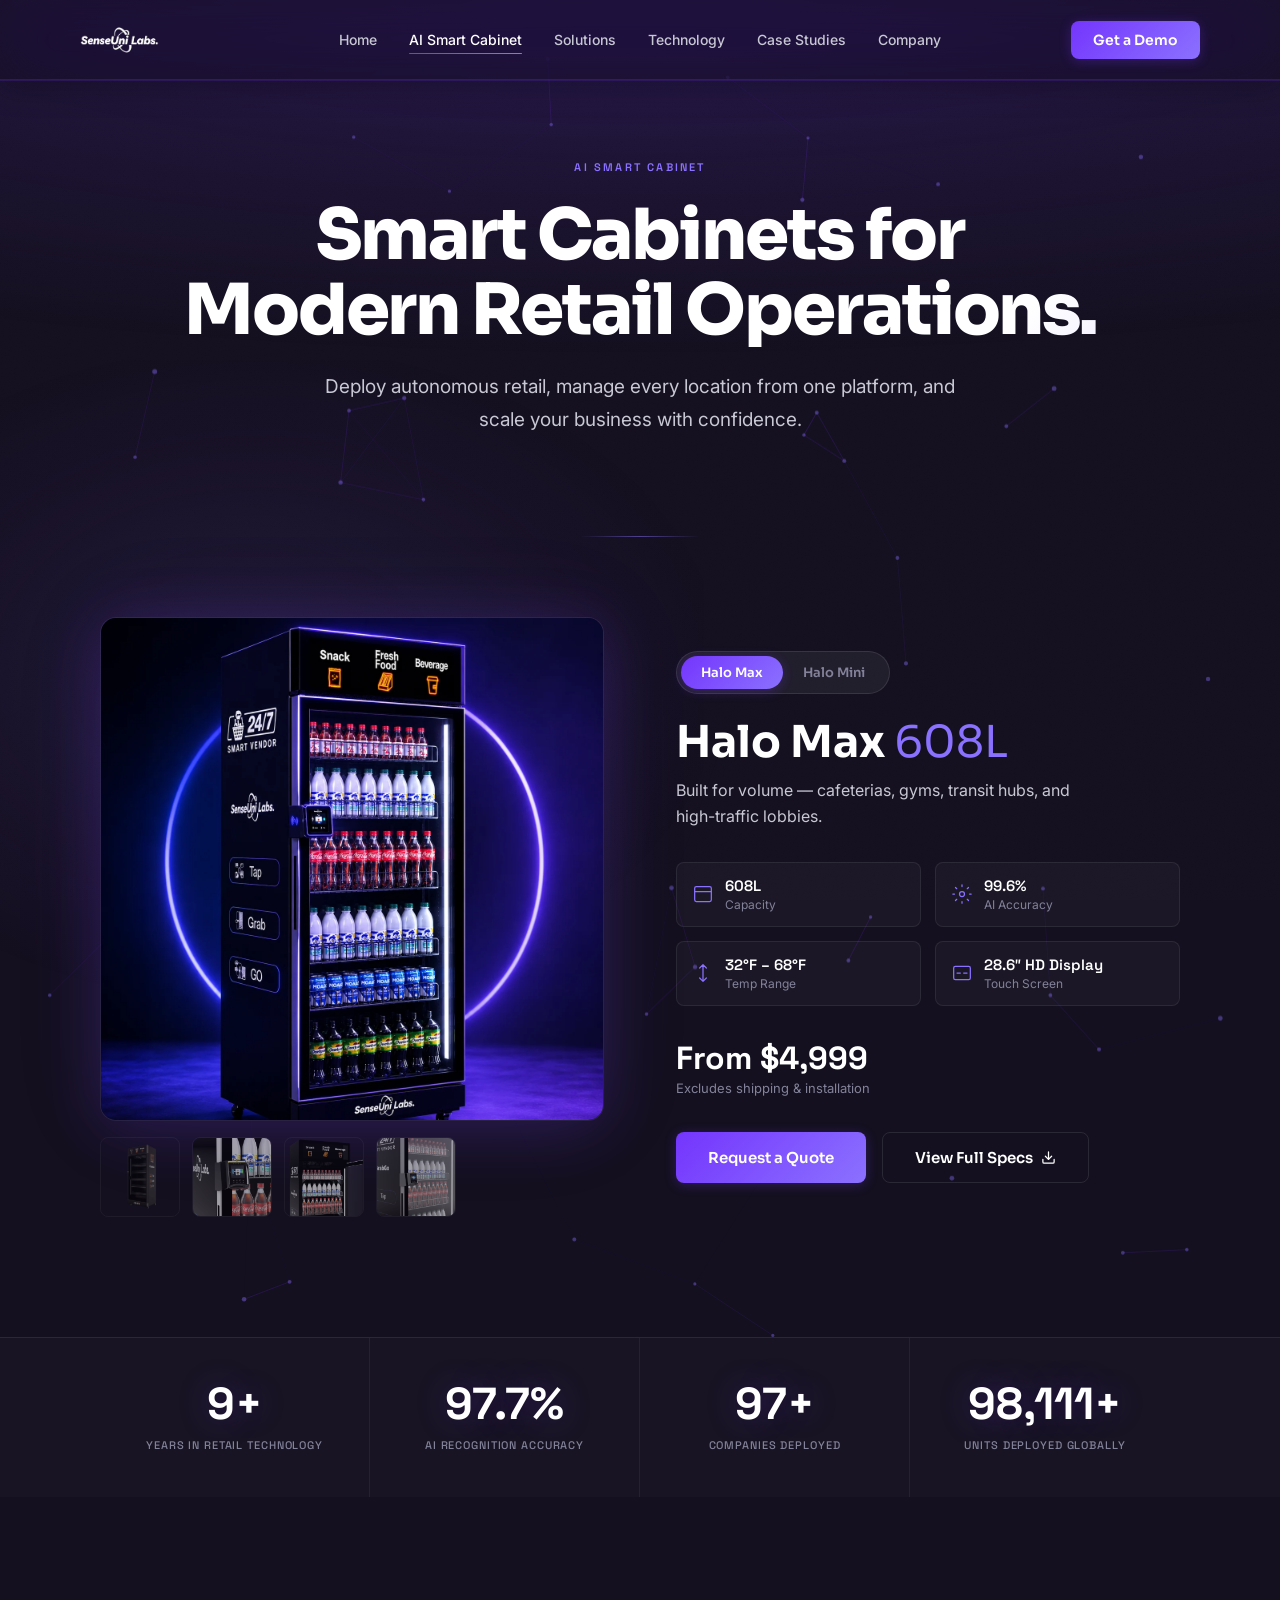
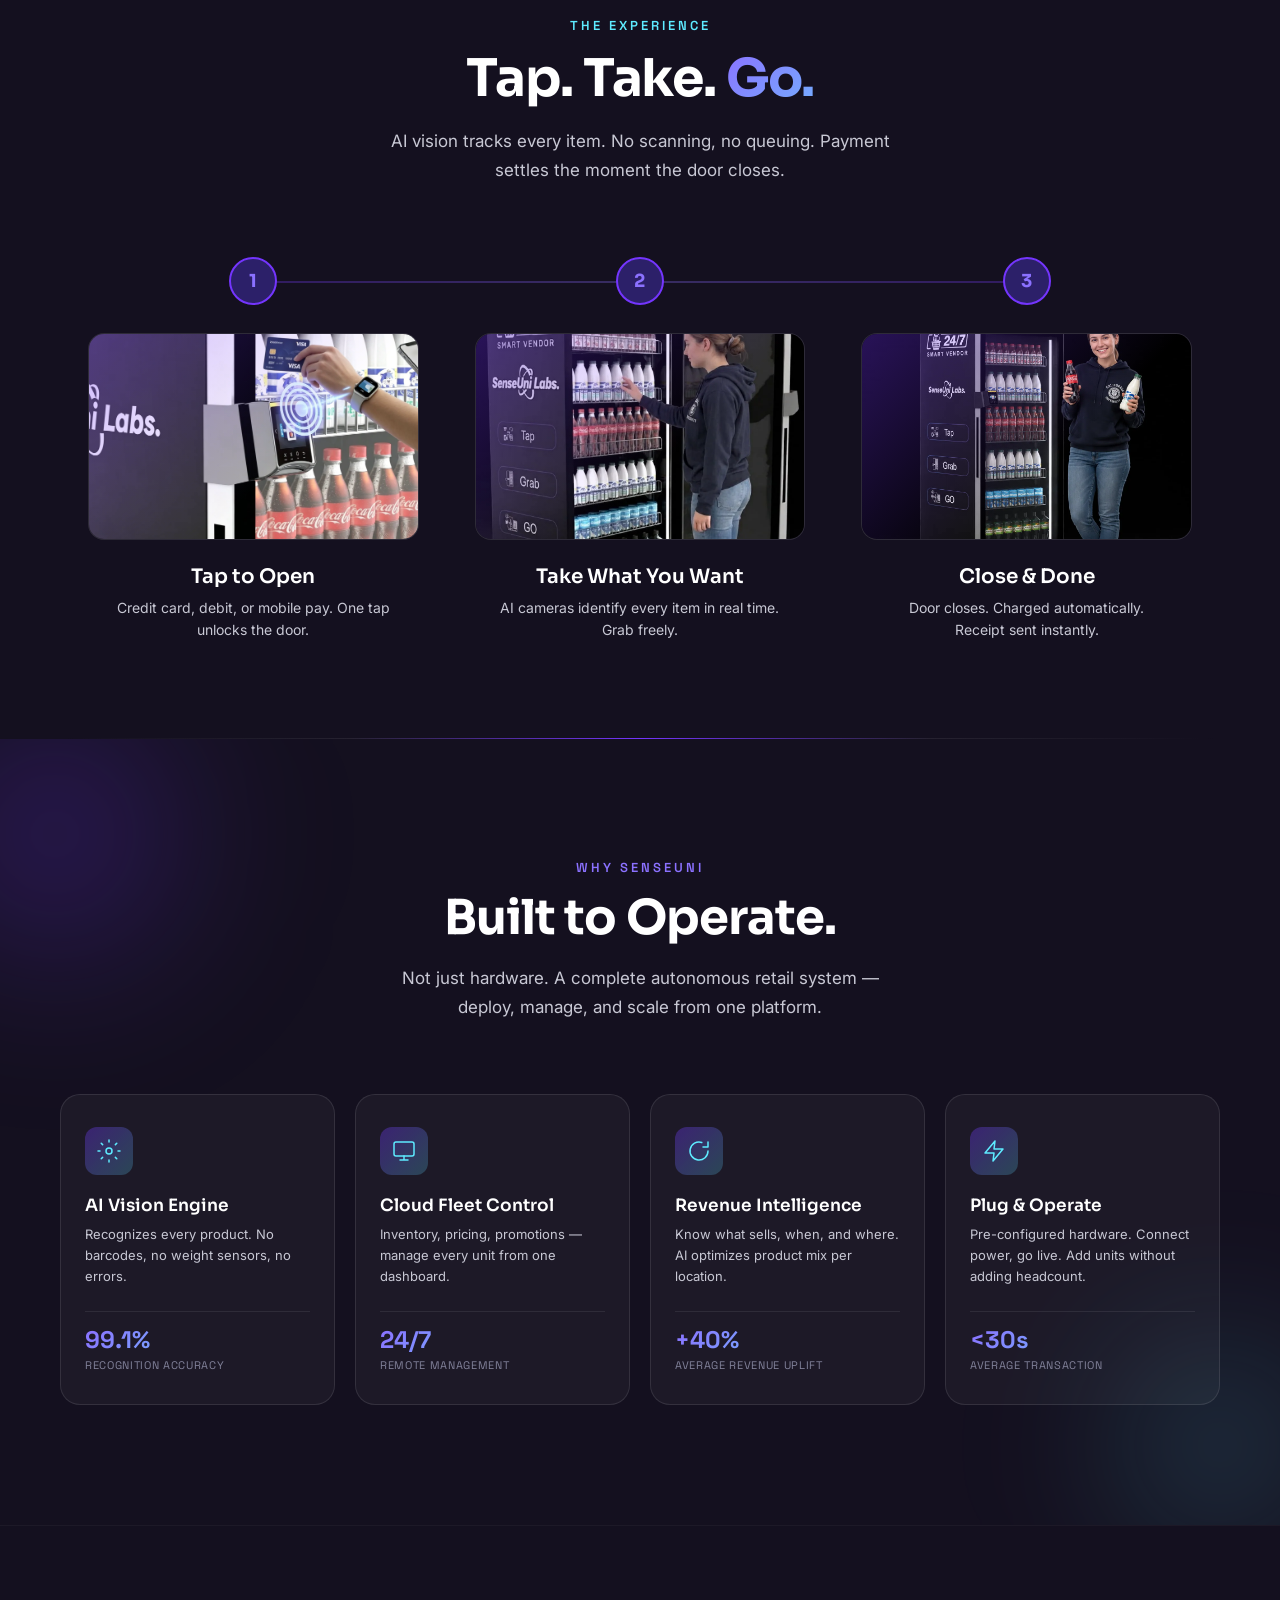
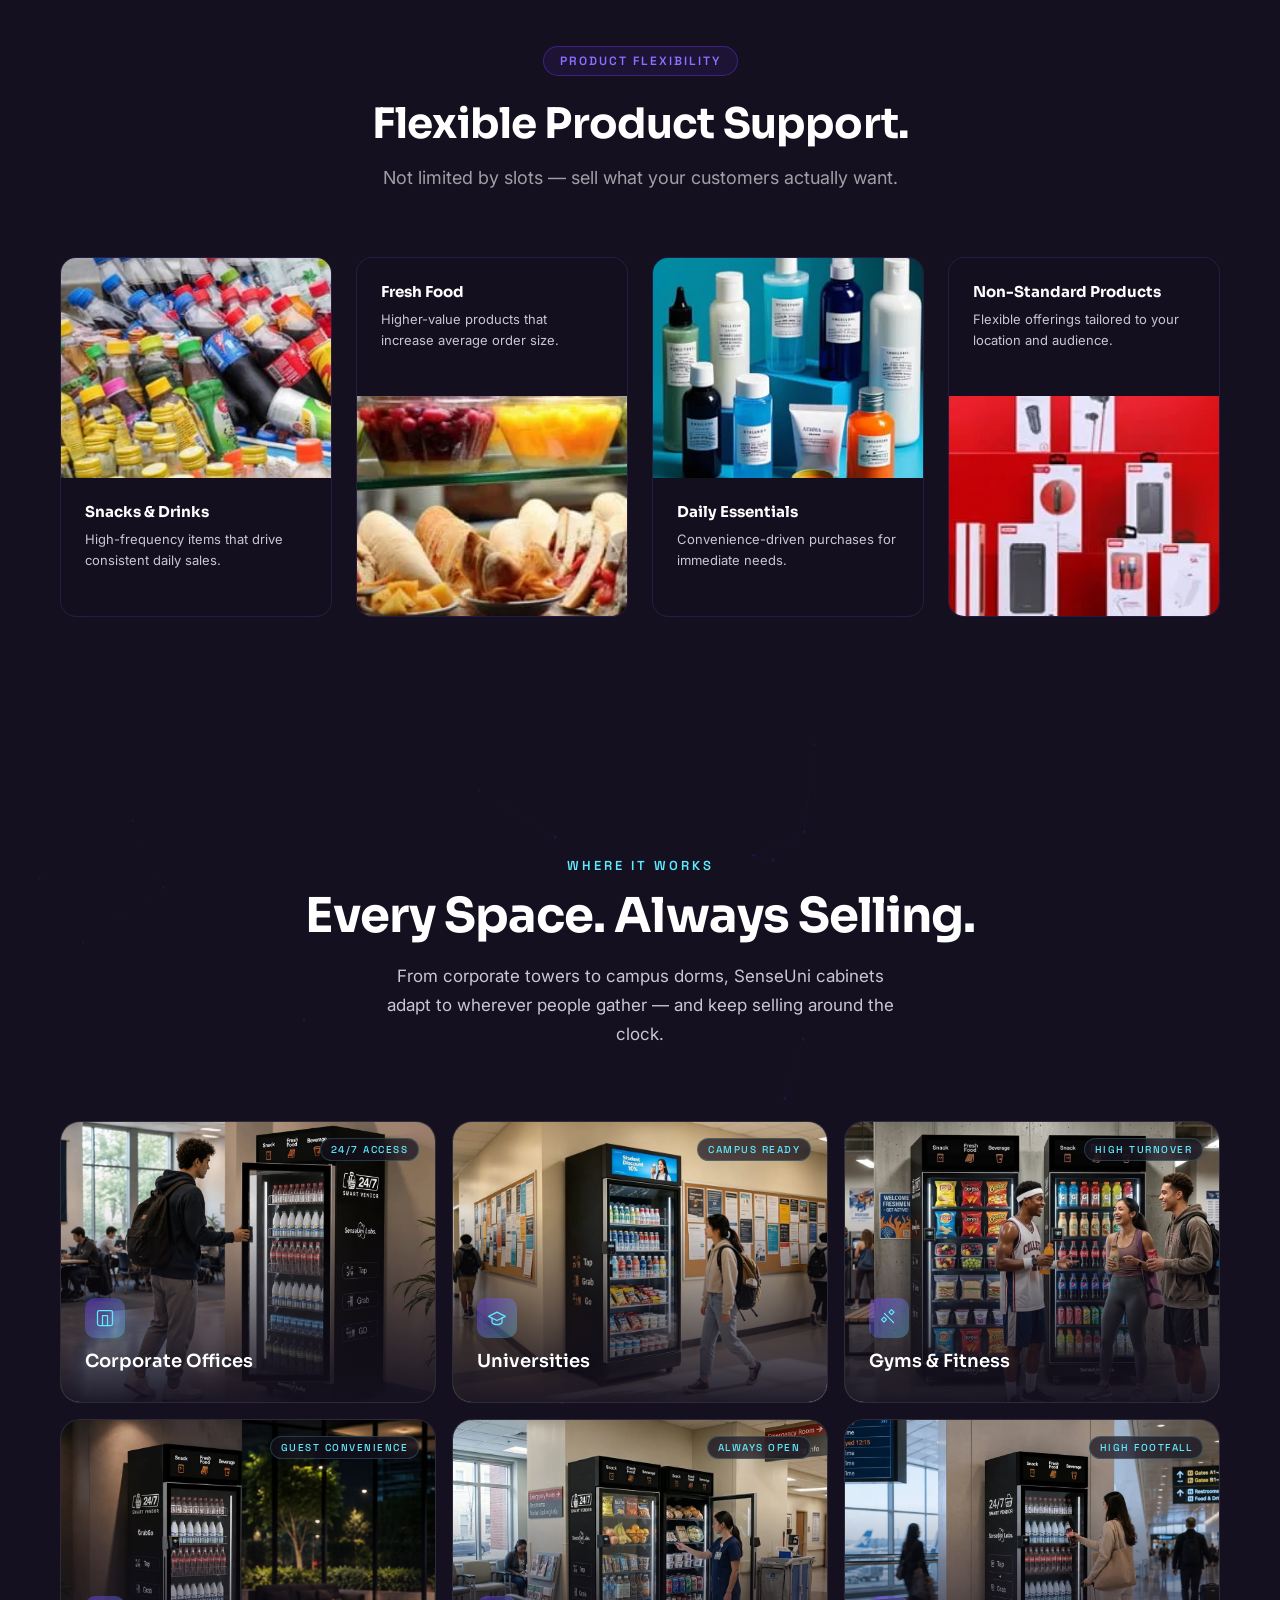
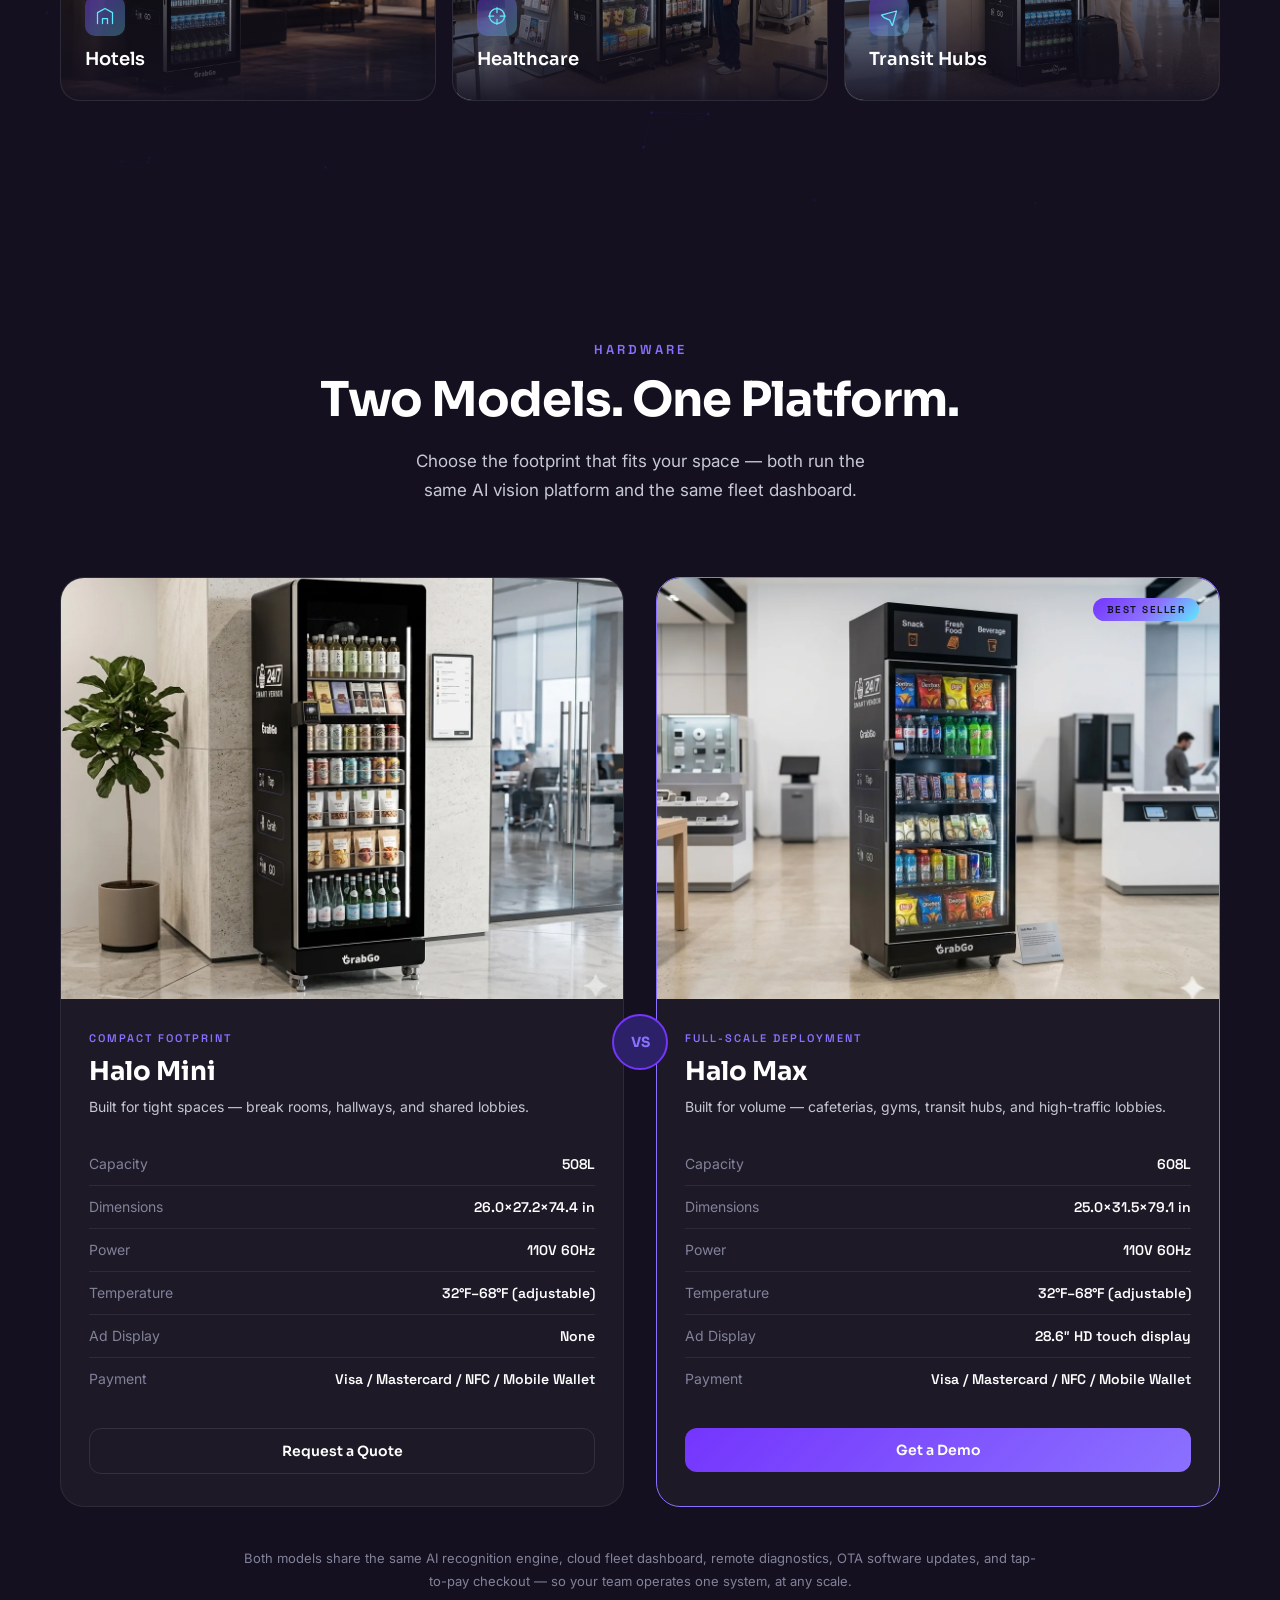
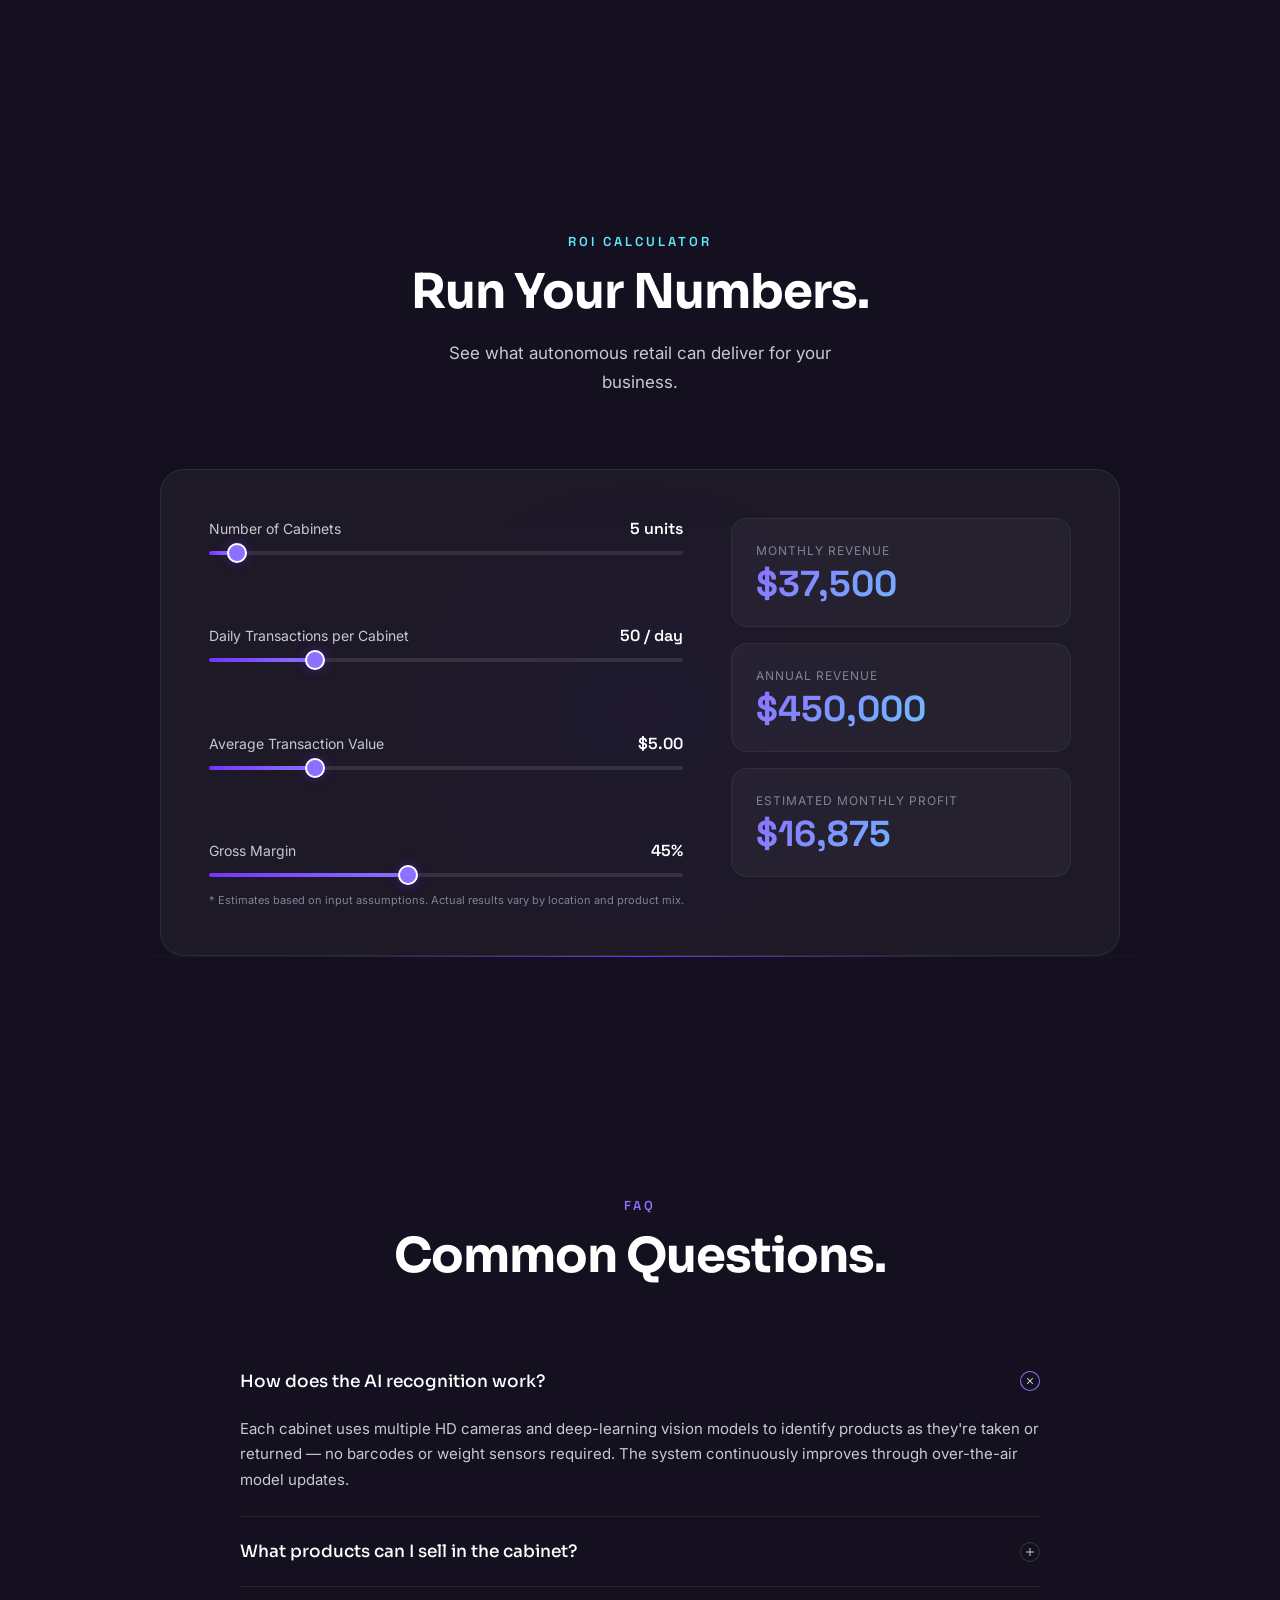
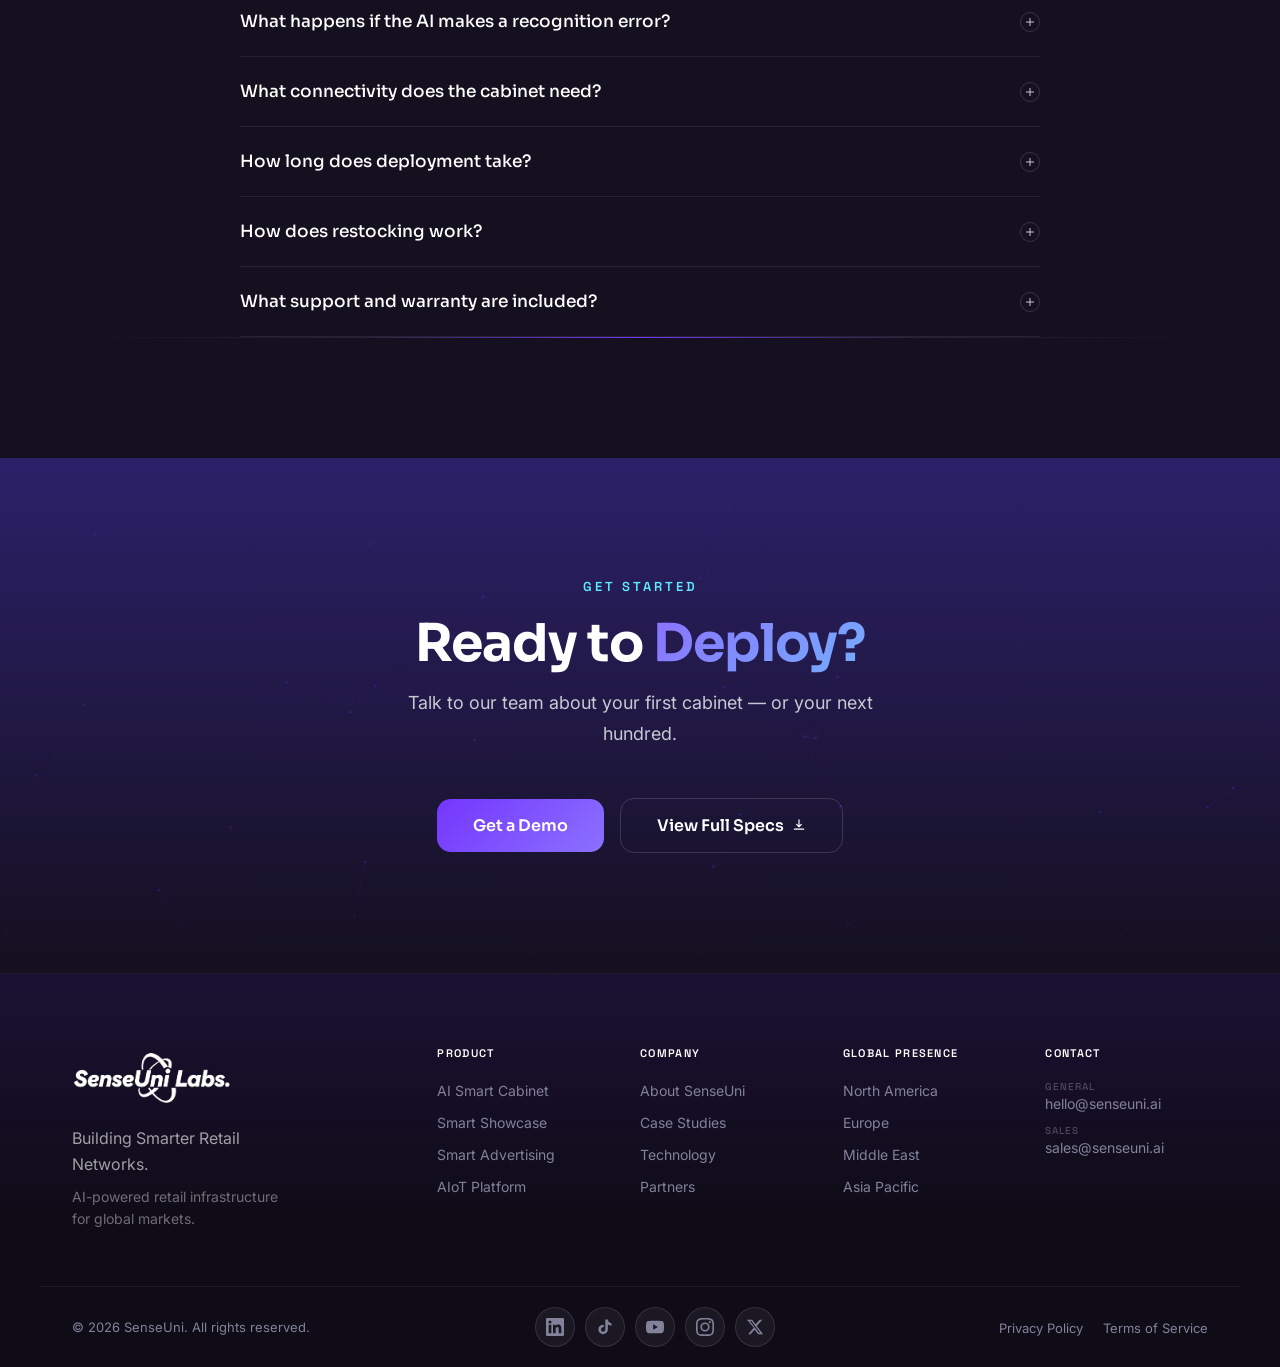
<file: ai-smart-cabinet.html>
﻿<!DOCTYPE html>
<html lang="en">
<head>
  <meta charset="UTF-8" />
  <meta name="viewport" content="width=device-width, initial-scale=1.0" />
  <meta name="description" content="SenseUni AI Smart Cabinet — Deploy autonomous retail, manage every location from one platform, and scale your business with confidence." />

  <link rel="canonical" href="https://senseuni-website.pages.dev/ai-smart-cabinet.html" />
  <meta property="og:type" content="website" />
  <meta property="og:site_name" content="SenseUni" />
  <meta property="og:title" content="AI Smart Cabinet — SenseUni" />
  <meta property="og:description" content="SenseUni AI Smart Cabinet — Deploy autonomous retail, manage every location from one platform, and scale your business with confidence." />
  <meta property="og:url" content="https://senseuni-website.pages.dev/ai-smart-cabinet.html" />
  <meta property="og:image" content="https://senseuni-website.pages.dev/assets/images/cabinet-hero.webp" />
  <meta name="twitter:card" content="summary_large_image" />
  <meta name="twitter:title" content="AI Smart Cabinet — SenseUni" />
  <meta name="twitter:description" content="SenseUni AI Smart Cabinet — Deploy autonomous retail, manage every location from one platform, and scale your business with confidence." />
  <meta name="twitter:image" content="https://senseuni-website.pages.dev/assets/images/cabinet-hero.webp" />
  <title>AI Smart Cabinet — SenseUni</title>

  <link rel="icon" type="image/webp" href="assets/images/logomini.webp" />
  <link rel="preconnect" href="https://fonts.googleapis.com" />
  <link rel="preconnect" href="https://fonts.gstatic.com" crossorigin />
  <link href="https://fonts.googleapis.com/css2?family=Sora:wght@300;400;500;600;700;800&family=Inter:wght@300;400;500;600&family=Space+Grotesk:wght@400;500;600;700&display=swap" rel="stylesheet" />

  <style>
    /* ═══════════════════════════════════════
       DESIGN TOKENS
    ═══════════════════════════════════════ */
    :root {
      --color-bg:              #14101F;
      --color-bg-footer:       #0F0C18;
      --color-brand:           #2C2069;
      --color-accent:          #7435FD;
      --color-highlight:       #8B71FF;
      --color-cyan:            #5EEBFF;

      --color-nav-bg:          rgba(20, 16, 31, 0.55);
      --color-nav-bg-scrolled: rgba(20, 16, 31, 0.72);
      --color-nav-border:      rgba(255, 255, 255, 0.08);
      --color-footer-border:   rgba(255, 255, 255, 0.06);

      --color-border:          rgba(255, 255, 255, 0.10);
      --color-border-glow:     rgba(116, 53, 253, 0.40);
      --color-surface:         rgba(255, 255, 255, 0.04);

      --color-text-primary:    #FFFFFF;
      --color-text-secondary:  #C8C8D4;
      --color-text-muted:      #82829A;

      --gradient-btn:  linear-gradient(135deg, var(--color-accent), var(--color-highlight));
      --gradient-card: linear-gradient(135deg, rgba(44, 32, 105, 0.20) 0%, rgba(116, 53, 253, 0.06) 100%);

      --font-heading: 'Sora', sans-serif;
      --font-body:    'Inter', sans-serif;
      --font-data:    'Space Grotesk', sans-serif;

      --radius-sm: 8px;
      --radius-md: 16px;
      --radius-lg: 24px;

      --nav-height: 80px;

      --ease-out:        cubic-bezier(0.22, 1, 0.36, 1);
      --transition-base: 0.3s;
      --transition-slow: 0.5s;
    }

    /* ═══════════════════════════════════════
       RESET & STICKY-FOOTER
    ═══════════════════════════════════════ */
    *, *::before, *::after { box-sizing: border-box; margin: 0; padding: 0; }

    html {
      scroll-behavior: smooth;
      scrollbar-width: thin;
      scrollbar-color: var(--color-highlight) rgba(20, 16, 31, 0.4);
    }

    body {
      display: flex;
      flex-direction: column;
      min-height: 100vh;
      background-color: var(--color-bg);
      color: var(--color-text-primary);
      font-family: var(--font-body);
      overflow-x: hidden;
    }

    a { text-decoration: none; }

    /* ═══════════════════════════════════════
       CUSTOM SCROLLBAR
    ═══════════════════════════════════════ */
    ::-webkit-scrollbar        { width: 6px; }
    ::-webkit-scrollbar-track  { background: rgba(20, 16, 31, 0.4); }
    ::-webkit-scrollbar-thumb  {
      background: linear-gradient(to bottom, var(--color-accent), var(--color-highlight));
      border-radius: 3px;
    }
    ::-webkit-scrollbar-thumb:hover {
      background: var(--color-highlight);
      box-shadow: 0 0 8px rgba(139, 113, 255, 0.50);
    }

    /* ═══════════════════════════════════════
       AMBIENT GLOW LAYERS (z-index 0)
    ═══════════════════════════════════════ */
    body::before {
      content: '';
      position: fixed;
      top: 0; left: 0; right: 0;
      height: 90vh;
      background: radial-gradient(
        ellipse 160% 65% at 50% -8%,
        rgba(116, 53, 253, 0.28) 0%,
        rgba(116, 53, 253, 0.10) 42%,
        rgba(116, 53, 253, 0.03) 68%,
        transparent 80%
      );
      pointer-events: none;
      z-index: 0;
    }

    body::after {
      content: '';
      position: fixed;
      bottom: -10%; left: -15%;
      width: 70vw; height: 70vh;
      background: radial-gradient(
        ellipse at center,
        rgba(139, 113, 255, 0.10) 0%,
        rgba(116, 53, 253, 0.04) 50%,
        transparent 75%
      );
      pointer-events: none;
      z-index: 0;
    }

    /* Grain texture (z-index 2) */
    .grain-overlay {
      position: fixed;
      inset: 0;
      background-image: url("data:image/svg+xml,%3Csvg xmlns='http://www.w3.org/2000/svg' width='200' height='200'%3E%3Cfilter id='n'%3E%3CfeTurbulence type='fractalNoise' baseFrequency='0.85' numOctaves='4' stitchTiles='stitch'/%3E%3CfeColorMatrix type='saturate' values='0'/%3E%3C/filter%3E%3Crect width='200' height='200' filter='url(%23n)'/%3E%3C/svg%3E");
      background-repeat: repeat;
      background-size: 200px 200px;
      opacity: 0.035;
      mix-blend-mode: overlay;
      pointer-events: none;
      z-index: 2;
    }

    /* ═══════════════════════════════════════
       KEYFRAMES
    ═══════════════════════════════════════ */
    @keyframes navSlideDown {
      from { opacity: 0; transform: translateY(-8px); }
      to   { opacity: 1; transform: translateY(0); }
    }

    @keyframes fadeUp {
      from { opacity: 0; transform: translateY(20px); }
      to   { opacity: 1; transform: translateY(0); }
    }

    @keyframes imageReveal {
      from { opacity: 0; transform: scale(0.97) translateY(10px); }
      to   { opacity: 1; transform: scale(1)    translateY(0); }
    }

    /* Grander entrance for the centred product image — slower, rises more */
    @keyframes productReveal {
      from { opacity: 0; transform: scale(0.97) translateY(40px); }
      to   { opacity: 1; transform: scale(1)    translateY(0); }
    }

    /* ═══════════════════════════════════════
       PREFERS REDUCED MOTION
    ═══════════════════════════════════════ */
    @media (prefers-reduced-motion: reduce) {
      .nav,
      .cabinet-hero__eyebrow,
      .cabinet-hero__headline,
      .cabinet-hero__sub,
      .product-showcase,
      .footer__main > * {
        animation: none !important;
        opacity: 1 !important;
        transform: none !important;
      }

      .back-to-top              { transition: opacity 0.2s ease !important; }
      .back-to-top,
      .back-to-top.is-visible,
      .back-to-top:hover        { transform: none !important; }
    }

    /* ═══════════════════════════════════════
       NAVIGATION (z-index 1000)
    ═══════════════════════════════════════ */
    .nav {
      position: fixed;
      top: 0; left: 0; right: 0;
      z-index: 1000;
      height: var(--nav-height);
      background: var(--color-nav-bg);
      backdrop-filter: blur(28px) saturate(160%);
      -webkit-backdrop-filter: blur(28px) saturate(160%);
      border-bottom: 1px solid var(--color-nav-border);
      box-shadow: 0 1px 0 0 rgba(116, 53, 253, 0.18), 0 4px 32px rgba(0, 0, 0, 0.30);
      transition: transform      0.4s var(--ease-out),
                  background     0.4s var(--ease-out),
                  border-color   0.4s var(--ease-out),
                  box-shadow     0.4s var(--ease-out);
      animation: navSlideDown 0.7s var(--ease-out) both;
    }

    .nav.is-scrolled {
      background: var(--color-nav-bg-scrolled);
      border-bottom-color: rgba(255, 255, 255, 0.12);
      box-shadow: 0 1px 0 0 rgba(116, 53, 253, 0.22), 0 8px 48px rgba(0, 0, 0, 0.50);
    }

    .nav.is-hidden { transform: translateY(-100%); pointer-events: none; }

    .nav__inner {
      max-width: 1200px;
      margin: 0 auto;
      padding: 0 40px;
      height: 100%;
      display: flex;
      align-items: center;
      position: relative;
    }

    .nav__logo { display: flex; align-items: center; gap: 10px; flex-shrink: 0; }

    .nav__links {
      display: flex;
      align-items: center;
      gap: 6px;
      list-style: none;
      position: absolute;
      left: 50%;
      transform: translateX(-50%);
      z-index: 1;
    }

    .nav__link {
      position: relative;
      display: inline-block;
      padding: 6px 13px;
      font-family: var(--font-body);
      font-size: 14px;
      font-weight: 500;
      color: var(--color-text-secondary);
      border-radius: var(--radius-sm);
      transition: color var(--transition-base) var(--ease-out),
                  background var(--transition-base) var(--ease-out);
      white-space: nowrap;
    }

    .nav__link::after {
      content: '';
      position: absolute;
      bottom: 0;
      left: 13px; right: 13px;
      height: 1.5px;
      background: var(--gradient-btn);
      border-radius: 2px;
      transform: scaleX(0);
      transform-origin: center;
      transition: transform var(--transition-base) var(--ease-out);
    }

    .nav__link:hover                { color: var(--color-text-primary); background: rgba(255,255,255,0.05); }
    .nav__link:hover::after         { transform: scaleX(1); }
    .nav__link.is-active            { color: var(--color-text-primary); }
    .nav__link.is-active::after     { transform: scaleX(1); }

    .nav__cta { flex-shrink: 0; margin-left: auto; }

    /* Buttons */
    .btn--primary {
      display: inline-flex;
      align-items: center;
      gap: 6px;
      padding: 10px 22px;
      border-radius: var(--radius-sm);
      font-family: var(--font-heading);
      font-size: 14px;
      font-weight: 600;
      color: var(--color-text-primary);
      background: var(--gradient-btn);
      border: none;
      cursor: pointer;
      box-shadow: 0 2px 12px rgba(116, 53, 253, 0.28);
      transition: transform var(--transition-base) var(--ease-out),
                  box-shadow var(--transition-base) var(--ease-out);
      position: relative;
      overflow: hidden;
      white-space: nowrap;
    }

    .btn--primary::before {
      content: '';
      position: absolute;
      inset: 0;
      background: linear-gradient(135deg, rgba(255,255,255,0.14) 0%, transparent 55%);
      opacity: 0;
      transition: opacity var(--transition-base) var(--ease-out);
    }

    .btn--primary:hover         { transform: translateY(-2px); box-shadow: 0 0 20px rgba(116,53,253,0.55), 0 6px 24px rgba(116,53,253,0.32); }
    .btn--primary:hover::before { opacity: 1; }
    .btn--primary:active        { transform: translateY(0); }

    .btn--secondary {
      display: inline-flex;
      align-items: center;
      gap: 8px;
      padding: 10px 22px;
      border-radius: var(--radius-sm);
      font-family: var(--font-heading);
      font-size: 14px;
      font-weight: 600;
      color: var(--color-text-primary);
      background: transparent;
      border: 1.5px solid var(--color-border);
      cursor: pointer;
      transition: color var(--transition-base) var(--ease-out),
                  border-color var(--transition-base) var(--ease-out),
                  box-shadow var(--transition-base) var(--ease-out),
                  transform var(--transition-base) var(--ease-out);
      white-space: nowrap;
    }

    .btn--secondary:hover {
      border-color: var(--color-highlight);
      color: var(--color-highlight);
      transform: translateY(-2px);
      box-shadow: 0 4px 20px rgba(139, 113, 255, 0.18);
    }

    .btn--secondary:active { transform: translateY(0); }

    .btn--lg { padding: 15px 32px; font-size: 15px; }

    /* Hamburger */
    .nav__hamburger {
      display: none;
      flex-direction: column;
      justify-content: center;
      gap: 5px;
      width: 36px; height: 36px;
      padding: 6px;
      background: none; border: none; cursor: pointer;
      margin-left: auto;
      border-radius: var(--radius-sm);
      transition: background var(--transition-base) var(--ease-out);
    }

    .nav__hamburger:hover { background: rgba(255,255,255,0.06); }

    .nav__hamburger-line {
      display: block;
      width: 100%; height: 1.5px;
      background: var(--color-text-secondary);
      border-radius: 2px;
      transform-origin: center;
      transition: transform var(--transition-base) var(--ease-out),
                  opacity var(--transition-base) var(--ease-out);
    }

    .nav.is-open .nav__hamburger-line:nth-child(1) { transform: translateY(6.5px) rotate(45deg); }
    .nav.is-open .nav__hamburger-line:nth-child(2) { opacity: 0; transform: scaleX(0); }
    .nav.is-open .nav__hamburger-line:nth-child(3) { transform: translateY(-6.5px) rotate(-45deg); }

    /* Mobile drawer */
    .nav__drawer {
      display: none;
      position: fixed;
      top: var(--nav-height); left: 0; right: 0;
      background: rgba(15, 12, 24, 0.97);
      backdrop-filter: blur(24px);
      -webkit-backdrop-filter: blur(24px);
      border-bottom: 1px solid var(--color-nav-border);
      padding: 16px 24px 24px;
      transform: translateY(-8px);
      opacity: 0;
      pointer-events: none;
      transition: transform var(--transition-slow) var(--ease-out),
                  opacity var(--transition-slow) var(--ease-out);
      z-index: 999;
    }

    .nav__drawer.is-open { transform: translateY(0); opacity: 1; pointer-events: all; }
    .nav__drawer-links   { list-style: none; display: flex; flex-direction: column; gap: 2px; }

    .nav__drawer-link {
      display: block;
      padding: 12px 8px;
      font-family: var(--font-body);
      font-size: 15px; font-weight: 500;
      color: var(--color-text-secondary);
      border-bottom: 1px solid rgba(255,255,255,0.05);
      transition: color var(--transition-base) var(--ease-out);
    }

    .nav__drawer-link:hover { color: var(--color-text-primary); }
    .nav__drawer-cta        { margin-top: 20px; width: 100%; justify-content: center; }

    @media (max-width: 900px) {
      .nav__links     { display: none; }
      .nav__cta       { display: none; }
      .nav__hamburger { display: flex; }
      .nav__drawer    { display: block; }
    }

    @media (max-width: 480px) { .nav__inner { padding: 0 20px; } }

    /* ═══════════════════════════════════════
       PAGE LAYOUT
    ═══════════════════════════════════════ */
    main { flex: 1 0 auto; position: relative; z-index: 3; }

    .section-wrap {
      max-width: 1160px;
      margin: 0 auto;
      padding: 0 40px;
    }

    @media (max-width: 640px) { .section-wrap { padding: 0 20px; } }

    /* ═══════════════════════════════════════
       TYPE UTILITIES
    ═══════════════════════════════════════ */
    .t-display {
      font-family: var(--font-heading);
      font-size: clamp(36px, 5.5vw, 76px);
      font-weight: 800;
      letter-spacing: -0.03em;
      line-height: 1.06;
      color: var(--color-text-primary);
    }

    .gradient-text {
      background: linear-gradient(135deg, var(--color-text-primary) 45%, var(--color-highlight));
      -webkit-background-clip: text;
      -webkit-text-fill-color: transparent;
      background-clip: text;
    }

    /* ═══════════════════════════════════════
       SECTION 1A — HERO (CENTRED) WITH PARTICLE CANVAS
    ═══════════════════════════════════════ */
    .cabinet-hero {
      position: relative;
      min-height: 100vh;
      display: flex;
      align-items: flex-start;   /* content starts at top of the min-height zone */
      padding-top: var(--nav-height);
      overflow: hidden;
    }

    /* Particle canvas covers the FULL hero section, including behind the product */
    #hero-canvas {
      position: absolute;
      inset: 0;
      width: 100%;
      height: 100%;
      pointer-events: none;
      z-index: 0;
    }

    /* ── Centred hero layout (text block) ── */
    .cabinet-hero__inner {
      position: relative;
      z-index: 1;
      display: flex;
      flex-direction: column;
      align-items: center;
      text-align: center;
      width: 100%;
      padding: 80px 0 120px;
    }

    .cabinet-hero__text {
      display: flex;
      flex-direction: column;
      align-items: center;
      width: 100%;
    }

    .cabinet-hero__eyebrow {
      font-family: var(--font-data);
      font-size: 11px;
      font-weight: 600;
      letter-spacing: 0.20em;
      text-transform: uppercase;
      color: var(--color-highlight);
      margin-bottom: 24px;
      animation: fadeUp 0.7s var(--ease-out) 0.20s both;
    }

    .cabinet-hero__headline {
      margin-bottom: 24px;
      animation: fadeUp 0.8s var(--ease-out) 0.36s both;
    }

    .cabinet-hero__sub {
      font-family: var(--font-body);
      font-size: clamp(16px, 1.6vw, 19px);
      line-height: 1.7;
      color: var(--color-text-secondary);
      max-width: 640px;
      margin-bottom: 100px;
      animation: fadeUp 0.8s var(--ease-out) 0.52s both;
    }

    .cabinet-hero__divider {
      width: 120px;
      height: 1px;
      background: linear-gradient(90deg, transparent, var(--color-highlight), transparent);
      margin: 0 auto 80px;
      opacity: 0.5;
    }

    /* ═══════════════════════════════════════
       PRODUCT SHOWCASE MODULE
       Sits inside .cabinet-hero__inner, below the text block
    ═══════════════════════════════════════ */
    .product-showcase {
      display: grid;
      grid-template-columns: 1fr 1fr;
      gap: 72px;
      align-items: center;
      width: 100%;
      max-width: 1100px;
      margin: 0 auto 0;
      animation: fadeUp 0.8s var(--ease-out) 0.90s both;
    }

    /* ── Gallery ── */
    .product-showcase__main-wrap {
      position: relative;
      border-radius: var(--radius-md);
      overflow: hidden;
      border: 1px solid rgba(139, 113, 255, 0.15);
      box-shadow: 0 8px 60px rgba(116, 53, 253, 0.20),
                  0 0 100px rgba(139, 113, 255, 0.08);
      background: rgba(255, 255, 255, 0.02);
    }

    .product-showcase__main-img {
      width: 100%;
      height: auto;
      display: block;
      transition: opacity 0.35s ease;
    }

    .product-showcase__thumbs {
      display: flex;
      gap: 12px;
      margin-top: 16px;
    }

    .product-showcase__thumb {
      width: 80px;
      height: 80px;
      object-fit: cover;
      border-radius: var(--radius-sm);
      border: 1px solid rgba(255, 255, 255, 0.08);
      cursor: pointer;
      opacity: 0.6;
      transition: opacity 0.3s ease, border-color 0.3s ease, transform 0.3s ease;
    }

    .product-showcase__thumb:hover {
      opacity: 0.9;
      border-color: rgba(139, 113, 255, 0.3);
      transform: scale(1.05);
    }

    .product-showcase__thumb.is-active {
      opacity: 1;
      border-color: var(--color-highlight);
      box-shadow: 0 0 12px rgba(139, 113, 255, 0.3);
    }

    /* ── Info column ── */
    .product-showcase__info {
      display: flex;
      flex-direction: column;
      text-align: left;
    }

    .product-showcase__toggle {
      display: inline-flex;
      background: rgba(255, 255, 255, 0.06);
      border: 1px solid rgba(255, 255, 255, 0.10);
      border-radius: 40px;
      padding: 4px;
      margin-bottom: 24px;
      align-self: flex-start;
    }

    .product-showcase__toggle-btn {
      padding: 8px 20px;
      border-radius: 36px;
      border: none;
      background: transparent;
      color: var(--color-text-muted);
      font-family: var(--font-heading);
      font-size: 13px;
      font-weight: 600;
      cursor: pointer;
      transition: all 0.3s ease;
    }

    .product-showcase__toggle-btn.is-active {
      background: var(--gradient-btn);
      color: var(--color-text-primary);
      box-shadow: 0 2px 12px rgba(116, 53, 253, 0.28);
    }

    .product-showcase__name {
      font-family: var(--font-heading);
      font-size: clamp(28px, 3.5vw, 44px);
      font-weight: 700;
      line-height: 1.1;
      color: var(--color-text-primary);
      margin-bottom: 12px;
    }

    .product-showcase__capacity {
      color: var(--color-highlight);
      font-weight: 400;
    }

    .product-showcase__tagline {
      font-family: var(--font-body);
      font-size: 16px;
      line-height: 1.6;
      color: var(--color-text-secondary);
      max-width: 420px;
      margin-bottom: 32px;
    }

    .product-showcase__specs {
      display: grid;
      grid-template-columns: 1fr 1fr;
      gap: 14px;
      margin-bottom: 36px;
    }

    .product-showcase__spec {
      display: flex;
      align-items: center;
      gap: 12px;
      padding: 14px 16px;
      background: rgba(255, 255, 255, 0.03);
      border: 1px solid rgba(255, 255, 255, 0.08);
      border-radius: var(--radius-sm);
    }

    .product-showcase__spec svg {
      flex-shrink: 0;
      color: var(--color-highlight);
    }

    .product-showcase__spec-val {
      font-family: var(--font-data);
      font-size: 15px;
      font-weight: 600;
      color: var(--color-text-primary);
      line-height: 1.2;
    }

    .product-showcase__spec-lbl {
      font-family: var(--font-body);
      font-size: 12px;
      color: var(--color-text-muted);
      margin-top: 2px;
    }

    .product-showcase__price-block { margin-bottom: 36px; }

    .product-showcase__price {
      font-family: var(--font-data);
      font-size: 32px;
      font-weight: 700;
      line-height: 1;
      background: linear-gradient(135deg, var(--color-text-primary) 40%, var(--color-highlight));
      -webkit-background-clip: text;
      -webkit-text-fill-color: transparent;
      background-clip: text;
    }

    .product-showcase__price-note {
      font-family: var(--font-body);
      font-size: 13px;
      color: var(--color-text-muted);
      margin-top: 6px;
    }

    .product-showcase__ctas {
      display: flex;
      gap: 16px;
      flex-wrap: wrap;
    }

    /* ── Hero + Showcase responsive ── */
    @media (max-width: 768px) {
      .cabinet-hero__inner { padding: 64px 0 72px; }
      .product-showcase {
        grid-template-columns: 1fr;
        gap: 40px;
        margin-top: 40px;
      }
      .product-showcase__info {
        text-align: center;
        align-items: center;
      }
      .product-showcase__toggle  { align-self: center; }
      .product-showcase__tagline { max-width: 100%; }
      .product-showcase__ctas    { justify-content: center; }
    }

    @media (max-width: 480px) {
      .cabinet-hero__inner { padding: 48px 0 56px; }
      .product-showcase__specs { grid-template-columns: 1fr; }
      .product-showcase__ctas  { flex-direction: column; align-items: stretch; }
      .product-showcase__ctas .btn--primary,
      .product-showcase__ctas .btn--secondary { justify-content: center; }
      .product-showcase__thumb { width: 60px; height: 60px; }
    }

    /* ═══════════════════════════════════════
       SECTION 1B — DATA ANCHORS
    ═══════════════════════════════════════ */
    .data-anchors {
      position: relative;
      z-index: 3;
      border-top: 1px solid rgba(255, 255, 255, 0.08);
      background: rgba(255, 255, 255, 0.02);
    }

    .data-anchors__inner {
      max-width: 1160px;
      margin: 0 auto;
      padding: 0 40px;
      display: grid;
      grid-template-columns: repeat(4, 1fr);
    }

    .data-anchors__stat {
      padding: 44px 32px;
      text-align: center;
      border-right: 1px solid rgba(255, 255, 255, 0.06);
      transition: background var(--transition-base) var(--ease-out);
    }

    .data-anchors__stat:last-child { border-right: none; }

    .data-anchors__stat:hover {
      background: rgba(116, 53, 253, 0.04);
    }

    .data-anchors__number {
      font-family: var(--font-data);
      font-size: clamp(32px, 3.5vw, 52px);
      font-weight: 700;
      line-height: 1;
      color: var(--color-text-primary);
      text-shadow: 0 0 32px rgba(116, 53, 253, 0.30);
      margin-bottom: 10px;
      /* Start hidden; JS count-up will reveal */
      will-change: contents;
    }

    .data-anchors__label {
      font-family: var(--font-data);
      font-size: 11px;
      font-weight: 500;
      letter-spacing: 0.08em;
      text-transform: uppercase;
      color: var(--color-text-muted);
      line-height: 1.5;
    }

    /* Data anchors responsive */
    @media (max-width: 780px) {
      .data-anchors__inner {
        grid-template-columns: repeat(2, 1fr);
        padding: 0 24px;
      }

      .data-anchors__stat:nth-child(2) { border-right: none; }
      .data-anchors__stat:nth-child(1),
      .data-anchors__stat:nth-child(2) {
        border-bottom: 1px solid rgba(255, 255, 255, 0.06);
      }
    }

    @media (max-width: 480px) {
      .data-anchors__inner { grid-template-columns: 1fr; padding: 0 20px; }
      .data-anchors__stat  { border-right: none !important; border-bottom: 1px solid rgba(255,255,255,0.06); }
      .data-anchors__stat:last-child { border-bottom: none; }
      .data-anchors__stat { padding: 32px 20px; }
    }

    /* ═══════════════════════════════════════
       SHARED SECTION UTILITIES (S2–S5)
    ═══════════════════════════════════════ */
    .section-label {
      display: block;
      font-family: var(--font-data);
      font-size: 13px;
      font-weight: 600;
      letter-spacing: 3px;
      text-transform: uppercase;
      text-align: center;
      margin-bottom: 16px;
    }

    .section-inner {
      max-width: 1280px;
      margin: 0 auto;
    }

    .section-divider {
      display: block;
      height: 1px;
      max-width: 1280px;
      margin: 0 auto;
      border: none;
      background: linear-gradient(90deg, transparent, rgba(255, 255, 255, 0.08), var(--color-accent), rgba(255, 255, 255, 0.08), transparent);
    }

    .gradient-text-cyan {
      background: linear-gradient(135deg, var(--color-text-primary) 45%, var(--color-cyan));
      -webkit-background-clip: text;
      -webkit-text-fill-color: transparent;
      background-clip: text;
    }

    @keyframes pulseGlow {
      0%, 100% { box-shadow: 0 0 0 0 rgba(116, 53, 253, 0); }
      50%      { box-shadow: 0 0 0 12px rgba(116, 53, 253, 0.15); }
    }

    @keyframes floatY {
      0%, 100% { transform: translateY(0); }
      50%      { transform: translateY(-4px); }
    }

    @keyframes orbDriftA {
      0%, 100% { transform: translate(0, 0); }
      25%      { transform: translate(28px, -22px); }
      50%      { transform: translate(8px, 28px); }
      75%      { transform: translate(-26px, 8px); }
    }

    @keyframes orbDriftB {
      0%, 100% { transform: translate(0, 0); }
      30%      { transform: translate(-26px, -16px); }
      60%      { transform: translate(20px, 24px); }
      85%      { transform: translate(14px, -28px); }
    }

    @property --angle {
      syntax: '<angle>';
      initial-value: 0deg;
      inherits: false;
    }

    @keyframes rotateAngle {
      to { --angle: 360deg; }
    }

    @keyframes vsPop {
      from { transform: translate(-50%, -50%) scale(0); opacity: 0; }
      to   { transform: translate(-50%, -50%) scale(1); opacity: 1; }
    }

    /* ═══════════════════════════════════════
       SECTION 2 — THE EXPERIENCE
       3-step horizontal walkthrough
    ═══════════════════════════════════════ */
    .experience {
      position: relative;
      z-index: 3;
      padding: 120px 60px 0;
    }

    .experience__label { color: var(--color-cyan); }

    .experience__headline {
      font-family: var(--font-heading);
      font-size: 52px;
      font-weight: 700;
      letter-spacing: -0.02em;
      line-height: 1.1;
      text-align: center;
      margin-bottom: 20px;
    }

    .experience__go {
      background: linear-gradient(135deg, var(--color-highlight), var(--color-cyan));
      -webkit-background-clip: text;
      -webkit-text-fill-color: transparent;
      background-clip: text;
    }

    .experience__sub {
      font-family: var(--font-body);
      font-size: 17px;
      line-height: 1.7;
      color: var(--color-text-secondary);
      text-align: center;
      max-width: 520px;
      margin: 0 auto;
    }

    .experience__steps {
      position: relative;
      display: grid;
      grid-template-columns: repeat(3, 1fr);
      margin-top: 72px;
      padding-bottom: 96px;
    }

    .experience__line {
      position: absolute;
      top: 24px;
      left: 16%;
      right: 16%;
      height: 2px;
      background: linear-gradient(90deg, var(--color-accent), var(--color-highlight), var(--color-accent));
      opacity: 0.3;
      transform: scaleX(0);
      transform-origin: left;
      transition: transform 0.8s var(--ease-out);
      z-index: 0;
    }

    .experience__line.in-view { transform: scaleX(1); }

    .experience__step {
      position: relative;
      z-index: 1;
      display: flex;
      flex-direction: column;
      align-items: center;
      text-align: center;
      min-width: 0;
      padding: 0 28px;
      opacity: 0;
      transform: translateY(30px);
      transition: opacity 0.6s var(--ease-out), transform 0.6s var(--ease-out);
    }

    .experience__step.in-view { opacity: 1; transform: translateY(0); }

    .experience__circle {
      width: 48px; height: 48px;
      display: flex;
      align-items: center;
      justify-content: center;
      border-radius: 50%;
      background: var(--color-brand);
      border: 2px solid var(--color-accent);
      font-family: var(--font-heading);
      font-size: 18px;
      font-weight: 700;
      color: var(--color-highlight);
      margin-bottom: 28px;
      animation: pulseGlow 2.5s ease-out infinite;
    }

    .experience__step:nth-of-type(1) .experience__circle { animation-delay: 0s;   }
    .experience__step:nth-of-type(2) .experience__circle { animation-delay: 0.8s; }
    .experience__step:nth-of-type(3) .experience__circle { animation-delay: 1.6s; }

    .experience__image {
      position: relative;
      display: flex;
      align-items: center;
      justify-content: center;
      width: 100%;
      aspect-ratio: 16 / 10;
      border-radius: 16px;
      overflow: hidden;
      background: rgba(255, 255, 255, 0.04);
      border: 1px solid rgba(255, 255, 255, 0.08);
      margin-bottom: 24px;
      transition: transform 0.3s ease, border-color 0.3s ease;
    }

    .experience__image::before {
      content: '';
      position: absolute;
      inset: 0;
      z-index: 1;
      background: linear-gradient(135deg, rgba(116, 53, 253, 0.35) 0%, transparent 60%);
      pointer-events: none;
    }

    .experience__image img {
      display: block;
      width: 100%;
      height: 100%;
      object-fit: cover;
    }

    .experience__image:hover {
      transform: scale(1.03);
      border-color: var(--color-accent);
    }

    .experience__step-title {
      font-family: var(--font-heading);
      font-size: 20px;
      font-weight: 600;
      margin-bottom: 8px;
    }

    .experience__step-desc {
      font-family: var(--font-body);
      font-size: 14px;
      line-height: 1.6;
      color: var(--color-text-secondary);
      max-width: 280px;
    }

    @media (max-width: 860px) {
      .experience__steps { grid-template-columns: 1fr; gap: 56px; }
      .experience__line  { display: none; }
      .experience__step  { padding: 0; }
    }

    /* ═══════════════════════════════════════
       SECTION 3 — WHY SENSEUNI
       4-card value-proposition grid w/ floating orbs
    ═══════════════════════════════════════ */
    .why-operate {
      position: relative;
      z-index: 3;
      padding: 120px 60px;
      overflow: hidden;
    }

    .why-operate__orb {
      position: absolute;
      border-radius: 50%;
      filter: blur(80px);
      pointer-events: none;
      z-index: 0;
    }

    .why-operate__orb--1 {
      width: 350px; height: 350px;
      top: -80px; left: -120px;
      background: radial-gradient(circle, rgba(116, 53, 253, 0.35), transparent 72%);
      animation: orbDriftA 15s ease-in-out infinite;
    }

    .why-operate__orb--2 {
      width: 280px; height: 280px;
      bottom: -60px; right: -80px;
      background: radial-gradient(circle, rgba(94, 235, 255, 0.26), transparent 72%);
      animation: orbDriftB 20s ease-in-out infinite;
    }

    .why-operate__label { position: relative; z-index: 1; color: var(--color-highlight); }

    .why-operate__headline {
      position: relative;
      z-index: 1;
      font-family: var(--font-heading);
      font-size: 48px;
      font-weight: 700;
      letter-spacing: -0.02em;
      line-height: 1.1;
      text-align: center;
      margin-bottom: 20px;
    }

    .why-operate__sub {
      position: relative;
      z-index: 1;
      font-family: var(--font-body);
      font-size: 17px;
      line-height: 1.7;
      color: var(--color-text-secondary);
      text-align: center;
      max-width: 480px;
      margin: 0 auto;
    }

    .why-operate__grid {
      position: relative;
      z-index: 1;
      display: grid;
      grid-template-columns: repeat(4, 1fr);
      gap: 20px;
      margin-top: 72px;
    }

    .why-operate__card {
      position: relative;
      overflow: hidden;
      background: var(--color-surface);
      border: 1px solid var(--color-border);
      border-radius: 20px;
      padding: 32px 24px;
      opacity: 0;
      transform: translateY(30px);
      transition: opacity 0.5s var(--ease-out),
                  transform 0.4s cubic-bezier(.25, .46, .45, .94),
                  background 0.4s cubic-bezier(.25, .46, .45, .94),
                  border-color 0.4s cubic-bezier(.25, .46, .45, .94);
    }

    .why-operate__card.in-view { opacity: 1; transform: translateY(0); }

    .why-operate__card::before {
      content: '';
      position: absolute;
      top: 0; left: 0; right: 0;
      height: 1px;
      background: linear-gradient(90deg, transparent, var(--color-accent), transparent);
      opacity: 0;
      transition: opacity 0.4s ease;
    }

    .why-operate__card:hover {
      transform: translateY(-4px);
      background: rgba(255, 255, 255, 0.08);
      border-color: rgba(116, 53, 253, 0.4);
    }

    .why-operate__card:hover::before { opacity: 1; }

    .why-operate__icon {
      width: 48px; height: 48px;
      display: flex;
      align-items: center;
      justify-content: center;
      border-radius: 12px;
      background: linear-gradient(135deg, rgba(116, 53, 253, 0.35), rgba(94, 235, 255, 0.22));
      margin-bottom: 20px;
      animation: floatY 3s ease-in-out infinite;
    }

    .why-operate__icon svg { display: block; color: var(--color-cyan); }

    .why-operate__card:nth-child(1) .why-operate__icon { animation-delay: 0s;   }
    .why-operate__card:nth-child(2) .why-operate__icon { animation-delay: 0.6s; }
    .why-operate__card:nth-child(3) .why-operate__icon { animation-delay: 1.2s; }
    .why-operate__card:nth-child(4) .why-operate__icon { animation-delay: 1.8s; }

    .why-operate__card-title {
      font-family: var(--font-heading);
      font-size: 17px;
      font-weight: 600;
      margin-bottom: 8px;
    }

    .why-operate__card-desc {
      font-family: var(--font-body);
      font-size: 13px;
      line-height: 1.6;
      color: var(--color-text-secondary);
      margin-bottom: 24px;
    }

    .why-operate__metric {
      border-top: 1px solid rgba(255, 255, 255, 0.08);
      padding-top: 16px;
    }

    .why-operate__metric-value {
      font-family: var(--font-data);
      font-size: 24px;
      font-weight: 700;
      line-height: 1;
      background: linear-gradient(135deg, var(--color-highlight), var(--color-cyan));
      -webkit-background-clip: text;
      -webkit-text-fill-color: transparent;
      background-clip: text;
      margin-bottom: 6px;
    }

    .why-operate__metric-label {
      font-family: var(--font-data);
      font-size: 11px;
      letter-spacing: 0.06em;
      text-transform: uppercase;
      color: var(--color-text-muted);
    }

    @media (max-width: 980px) {
      .why-operate__grid { grid-template-columns: repeat(2, 1fr); }
    }

    @media (max-width: 560px) {
      .why-operate__grid { grid-template-columns: 1fr; }
    }

    /* ═══════════════════════════════════════
       SECTION 3b — PRODUCT FLEXIBILITY
       4-card staggered category grid
    ═══════════════════════════════════════ */
    .prod-flex {
      position: relative;
      z-index: 3;
      padding: 120px 0;
      border-top: 1px solid rgba(255, 255, 255, 0.04);
    }

    .prod-flex__inner {
      max-width: 1240px;
      margin: 0 auto;
      padding: 0 40px;
    }

    .prod-flex__head {
      text-align: center;
      margin-bottom: 64px;
    }

    .prod-flex__pill {
      display: inline-block;
      font-family: var(--font-data);
      font-size: 12px;
      font-weight: 600;
      letter-spacing: 2px;
      text-transform: uppercase;
      color: #8B71FF;
      border: 1px solid rgba(116, 53, 253, 0.4);
      background: rgba(116, 53, 253, 0.1);
      border-radius: 20px;
      padding: 6px 16px;
      margin-bottom: 24px;
    }

    .prod-flex__headline {
      font-family: var(--font-heading);
      font-size: clamp(28px, 3.5vw, 42px);
      font-weight: 700;
      line-height: 1.15;
      letter-spacing: -0.02em;
      color: var(--color-text);
      max-width: 560px;
      margin: 0 auto 16px;
    }

    .prod-flex__sub {
      font-family: var(--font-body);
      font-size: 18px;
      line-height: 1.6;
      color: rgba(255, 255, 255, 0.6);
      max-width: 600px;
      margin: 0 auto;
    }

    /* ── 4-column grid ── */
    .prod-flex__grid {
      display: grid;
      grid-template-columns: repeat(4, 1fr);
      gap: 24px;
      align-items: start;
    }

    /* ── Individual card ── */
    .prod-card {
      background: rgba(20, 16, 31, 0.4);
      backdrop-filter: blur(12px);
      -webkit-backdrop-filter: blur(12px);
      border: 1px solid rgba(139, 113, 255, 0.15);
      border-radius: 16px;
      overflow: hidden;
      display: flex;
      flex-direction: column;
      min-height: 360px;
      opacity: 0;
      transform: translateY(28px);
      transition: opacity 0.6s var(--ease-out, cubic-bezier(.22,1,.36,1)),
                  transform 0.6s var(--ease-out, cubic-bezier(.22,1,.36,1)),
                  border-color 0.3s ease,
                  box-shadow 0.3s ease;
    }

    .prod-card.is-revealed {
      opacity: 1;
      transform: translateY(0);
    }

    .prod-card:hover {
      transform: translateY(-4px) !important;
      border-color: rgba(139, 113, 255, 0.35);
      box-shadow: 0 14px 48px rgba(116, 53, 253, 0.18);
    }

    /* Stagger delays (applied once is-revealed fires) */
    .prod-card:nth-child(1) { transition-delay: 0s,   0s,   0s, 0s; }
    .prod-card:nth-child(2) { transition-delay: 0.15s, 0.15s, 0s, 0s; }
    .prod-card:nth-child(3) { transition-delay: 0.30s, 0.30s, 0s, 0s; }
    .prod-card:nth-child(4) { transition-delay: 0.45s, 0.45s, 0s, 0s; }

    /* Alternating layout: card 2 & 4 — text on top, image below */
    .prod-card--flipped { flex-direction: column-reverse; }

    /* ── Image wrapper ── */
    .prod-card__img-wrap {
      width: 100%;
      height: 220px;
      overflow: hidden;
      flex-shrink: 0;
    }

    .prod-card__img-wrap img {
      width: 100%; height: 100%;
      object-fit: cover; display: block;
      transition: transform 0.45s var(--ease-out, cubic-bezier(.22,1,.36,1));
    }

    .prod-card:hover .prod-card__img-wrap img { transform: scale(1.04); }

    /* ── Text body ── */
    .prod-card__body {
      padding: 24px;
      flex: 1;
    }

    .prod-card__name {
      font-family: var(--font-heading);
      font-size: 15px;
      font-weight: 700;
      color: var(--color-text);
      margin-bottom: 8px;
    }

    .prod-card__desc {
      font-family: var(--font-body);
      font-size: 13px;
      line-height: 1.65;
      color: var(--color-text-secondary);
    }

    /* ── Responsive ── */
    @media (max-width: 960px) {
      .prod-flex__grid { grid-template-columns: repeat(2, 1fr); }
      .prod-card--flipped { flex-direction: column; }
    }
    @media (max-width: 540px) {
      .prod-flex { padding: 80px 0; }
      .prod-flex__inner { padding: 0 24px; }
      .prod-flex__grid { grid-template-columns: 1fr; }
    }

    /* ═══════════════════════════════════════
       SECTION 4 — WHERE IT WORKS
       6-scene grid w/ ambient particle canvas
    ═══════════════════════════════════════ */
    .scenes {
      position: relative;
      z-index: 3;
      padding: 120px 60px;
      overflow: hidden;
    }

    .scenes__canvas {
      position: absolute;
      inset: 0;
      width: 100%;
      height: 100%;
      pointer-events: none;
      z-index: 0;
      -webkit-mask-image: radial-gradient(ellipse 75% 75% at 50% 50%, #000 55%, transparent 100%);
      mask-image: radial-gradient(ellipse 75% 75% at 50% 50%, #000 55%, transparent 100%);
    }

    .scenes__label { position: relative; z-index: 1; color: var(--color-cyan); }

    .scenes__headline {
      position: relative;
      z-index: 1;
      font-family: var(--font-heading);
      font-size: 48px;
      font-weight: 700;
      letter-spacing: -0.02em;
      line-height: 1.1;
      text-align: center;
      margin-bottom: 20px;
    }

    .scenes__always {
      background: linear-gradient(135deg, var(--color-text-primary) 45%, var(--color-cyan));
      -webkit-background-clip: text;
      -webkit-text-fill-color: transparent;
      background-clip: text;
    }

    .scenes__sub {
      position: relative;
      z-index: 1;
      font-family: var(--font-body);
      font-size: 17px;
      line-height: 1.7;
      color: var(--color-text-secondary);
      text-align: center;
      max-width: 520px;
      margin: 0 auto;
    }

    .scenes__grid {
      position: relative;
      z-index: 1;
      display: grid;
      grid-template-columns: repeat(3, 1fr);
      gap: 16px;
      margin-top: 72px;
    }

    .scenes__card {
      position: relative;
      aspect-ratio: 4 / 3;
      border-radius: 20px;
      opacity: 0;
      transform: translateY(30px);
      transition: opacity 0.5s var(--ease-out), transform 0.4s var(--ease-out);
    }

    .scenes__card.in-view { opacity: 1; transform: translateY(0); }

    /* Animated conic-gradient glow ring — sits behind the clipped card,
       1px larger on each side so only a thin border peeks through on hover */
    .scenes__card::before {
      content: '';
      position: absolute;
      inset: -1px;
      border-radius: inherit;
      background: conic-gradient(from var(--angle, 0deg), transparent, var(--color-accent), var(--color-highlight), transparent);
      opacity: 0;
      transition: opacity 0.3s ease;
      z-index: 0;
    }

    .scenes__card:hover::before {
      opacity: 1;
      animation: rotateAngle 3s linear infinite;
    }

    .scenes__clip {
      position: relative;
      z-index: 1;
      width: 100%;
      height: 100%;
      border-radius: inherit;
      overflow: hidden;
      border: 1px solid rgba(255, 255, 255, 0.08);
      background: var(--color-surface);
      transition: transform 0.4s var(--ease-out), border-color 0.4s var(--ease-out);
    }

    .scenes__card:hover .scenes__clip {
      transform: translateY(-4px);
      border-color: var(--color-accent);
    }

    .scenes__img {
      position: absolute;
      inset: 0;
      width: 100%;
      height: 100%;
      object-fit: cover;
      display: block;
    }

    .scenes__overlay {
      position: absolute;
      inset: 0;
      background: linear-gradient(180deg, transparent 30%, rgba(20, 16, 31, 0.95) 100%);
      transition: background 0.4s ease;
    }

    .scenes__card:hover .scenes__overlay {
      background: linear-gradient(180deg, transparent 10%, rgba(20, 16, 31, 0.95) 100%);
    }

    .scenes__tag {
      position: absolute;
      top: 16px; right: 16px;
      z-index: 2;
      font-family: var(--font-data);
      font-size: 10px;
      font-weight: 500;
      letter-spacing: 1.5px;
      text-transform: uppercase;
      color: var(--color-cyan);
      background: rgba(20, 16, 31, 0.7);
      padding: 4px 10px;
      border-radius: 20px;
      border: 1px solid rgba(94, 235, 255, 0.2);
      backdrop-filter: blur(8px);
      -webkit-backdrop-filter: blur(8px);
    }

    .scenes__content {
      position: absolute;
      left: 0; right: 0; bottom: 0;
      z-index: 2;
      padding: 24px;
    }

    .scenes__icon {
      width: 40px; height: 40px;
      display: flex;
      align-items: center;
      justify-content: center;
      border-radius: 10px;
      background: linear-gradient(135deg, rgba(116, 53, 253, 0.45), rgba(94, 235, 255, 0.30));
      margin-bottom: 12px;
      transition: transform 0.3s var(--ease-out);
    }

    .scenes__card:hover .scenes__icon { transform: translateY(-4px); }
    .scenes__icon svg { display: block; color: var(--color-cyan); }

    .scenes__name {
      font-family: var(--font-heading);
      font-size: 18px;
      font-weight: 600;
      margin-bottom: 6px;
    }

    .scenes__desc {
      font-family: var(--font-body);
      font-size: 13px;
      line-height: 1.6;
      color: var(--color-text-secondary);
      max-height: 0;
      opacity: 0;
      overflow: hidden;
      transition: max-height 0.4s ease, opacity 0.4s ease;
    }

    .scenes__card:hover .scenes__desc {
      max-height: 60px;
      opacity: 1;
    }

    @media (max-width: 980px) { .scenes__grid { grid-template-columns: repeat(2, 1fr); } }
    @media (max-width: 620px) { .scenes__grid { grid-template-columns: 1fr; } }

    /* ═══════════════════════════════════════
       SECTION 5 — HARDWARE
       Two-model spec comparison
    ═══════════════════════════════════════ */
    .hardware {
      position: relative;
      z-index: 3;
      padding: 120px 60px;
    }

    .hardware__label { color: var(--color-highlight); }

    .hardware__headline {
      font-family: var(--font-heading);
      font-size: 48px;
      font-weight: 700;
      letter-spacing: -0.02em;
      line-height: 1.1;
      text-align: center;
      margin-bottom: 20px;
    }

    .hardware__sub {
      font-family: var(--font-body);
      font-size: 17px;
      line-height: 1.7;
      color: var(--color-text-secondary);
      text-align: center;
      max-width: 480px;
      margin: 0 auto;
    }

    .hardware__grid {
      position: relative;
      display: grid;
      grid-template-columns: repeat(2, 1fr);
      gap: 32px;
      margin-top: 72px;
    }

    .hardware__vs {
      position: absolute;
      left: 50%; top: 50%;
      width: 56px; height: 56px;
      display: flex;
      align-items: center;
      justify-content: center;
      border-radius: 50%;
      background: var(--color-brand);
      border: 2px solid var(--color-accent);
      font-family: var(--font-heading);
      font-size: 14px;
      font-weight: 700;
      color: var(--color-highlight);
      opacity: 0;
      transform: translate(-50%, -50%) scale(0);
      z-index: 3;
    }

    .hardware__vs.in-view {
      animation: vsPop 0.5s cubic-bezier(.34, 1.56, .64, 1) both;
    }

    .hardware__card {
      position: relative;
      background: var(--color-surface);
      border: 1px solid rgba(255, 255, 255, 0.08);
      border-radius: 24px;
      overflow: hidden;
      opacity: 0;
      transform: translateY(30px);
      transition: opacity 0.6s var(--ease-out), transform 0.5s var(--ease-out), border-color 0.4s ease;
    }

    .hardware__card.in-view { opacity: 1; transform: translateY(0); }
    .hardware__card:hover   { transform: translateY(-4px); border-color: var(--color-accent); }

    .hardware__card--featured { border: 1.5px solid var(--color-highlight); }

    .hardware__badge {
      position: absolute;
      top: 20px; right: 20px;
      z-index: 2;
      font-family: var(--font-data);
      font-size: 10px;
      font-weight: 600;
      letter-spacing: 1.5px;
      text-transform: uppercase;
      color: var(--color-bg);
      background: linear-gradient(135deg, var(--color-accent), var(--color-highlight) 55%, var(--color-cyan));
      padding: 5px 14px;
      border-radius: 20px;
    }

    .hardware__media {
      position: relative;
      aspect-ratio: 4 / 3;
      display: flex;
      align-items: center;
      justify-content: center;
      background: linear-gradient(160deg, var(--color-brand), var(--color-bg));
    }

    .hardware__img {
      display: block;
      width: 100%;
      height: 100%;
      object-fit: cover;
    }

    .hardware__body { padding: 32px 28px; }

    .hardware__model-label {
      font-family: var(--font-data);
      font-size: 11px;
      font-weight: 600;
      letter-spacing: 2px;
      text-transform: uppercase;
      color: var(--color-highlight);
      margin-bottom: 10px;
    }

    .hardware__name {
      font-family: var(--font-heading);
      font-size: 26px;
      font-weight: 700;
      margin-bottom: 8px;
    }

    .hardware__tagline {
      font-family: var(--font-body);
      font-size: 14px;
      line-height: 1.6;
      color: var(--color-text-secondary);
      margin-bottom: 24px;
    }

    .hardware__specs { margin-bottom: 28px; }

    .hardware__spec-row {
      display: flex;
      align-items: center;
      justify-content: space-between;
      gap: 16px;
      padding: 12px 0;
      border-bottom: 1px solid rgba(255, 255, 255, 0.08);
      font-family: var(--font-body);
      font-size: 14px;
      opacity: 0;
      transform: translateX(-8px);
      transition: opacity 0.3s ease, transform 0.3s ease;
    }

    .hardware__spec-row:last-child { border-bottom: none; }
    .hardware__spec-row.in-view    { opacity: 1; transform: translateX(0); }

    .hardware__spec-label { color: var(--color-text-muted); white-space: nowrap; }

    .hardware__spec-value {
      font-family: var(--font-data);
      font-weight: 600;
      color: var(--color-text-primary);
      text-align: right;
    }

    .hardware__cta {
      display: flex;
      align-items: center;
      justify-content: center;
      width: 100%;
      padding: 13px 24px;
      border-radius: 12px;
      font-family: var(--font-heading);
      font-size: 14px;
      font-weight: 600;
      cursor: pointer;
      text-decoration: none;
    }

    .hardware__cta--secondary {
      background: transparent;
      border: 1px solid var(--color-border);
      color: var(--color-text-primary);
      transition: border-color 0.3s ease, background 0.3s ease;
    }

    .hardware__cta--secondary:hover {
      border-color: var(--color-accent);
      background: rgba(255, 255, 255, 0.04);
    }

    .hardware__cta--primary {
      background: linear-gradient(135deg, var(--color-accent), var(--color-highlight));
      color: var(--color-text-primary);
      border: none;
      transition: transform 0.3s ease, box-shadow 0.3s ease;
    }

    .hardware__cta--primary:hover {
      transform: translateY(-2px);
      box-shadow: 0 8px 30px rgba(116, 53, 253, 0.30);
    }

    .hardware__features {
      margin: 40px auto 0;
      max-width: 800px;
      font-family: var(--font-body);
      font-size: 13px;
      line-height: 1.8;
      color: var(--color-text-muted);
      text-align: center;
      opacity: 0;
      transform: translateY(20px);
      transition: opacity 0.6s var(--ease-out), transform 0.6s var(--ease-out);
    }

    .hardware__features.in-view { opacity: 1; transform: translateY(0); }

    @media (max-width: 860px) {
      .hardware__grid { grid-template-columns: 1fr; }
      .hardware__vs   { display: none; }
    }

    /* ═══════════════════════════════════════
       SECTION 6 — ROI CALCULATOR
       2-column glass panel · live sliders
    ═══════════════════════════════════════ */
    .roi {
      position: relative;
      z-index: 3;
      padding: 120px 60px;
    }

    .roi__label { color: var(--color-cyan); }

    .roi__headline {
      font-family: var(--font-heading);
      font-size: 48px;
      font-weight: 700;
      letter-spacing: -0.02em;
      line-height: 1.1;
      text-align: center;
      margin-bottom: 20px;
    }

    .roi__sub {
      font-family: var(--font-body);
      font-size: 17px;
      line-height: 1.7;
      color: var(--color-text-secondary);
      text-align: center;
      max-width: 460px;
      margin: 0 auto;
    }

    .roi__panel {
      position: relative;
      max-width: 960px;
      margin: 72px auto 0;
      background: rgba(255, 255, 255, 0.04);
      border: 1px solid rgba(255, 255, 255, 0.08);
      border-radius: 24px;
      padding: 48px;
      overflow: hidden;
      opacity: 0;
      transform: translateY(30px);
      transition: opacity 0.6s var(--ease-out), transform 0.6s var(--ease-out);
    }

    .roi__panel.in-view { opacity: 1; transform: translateY(0); }

    .roi__glow {
      position: absolute;
      top: 50%; left: 50%;
      width: 300px; height: 300px;
      transform: translate(-50%, -50%);
      border-radius: 50%;
      background: radial-gradient(circle, var(--color-accent), transparent 70%);
      filter: blur(100px);
      opacity: 0.1;
      pointer-events: none;
      z-index: 0;
    }

    .roi__grid {
      position: relative;
      z-index: 1;
      display: flex;
      align-items: stretch;
      gap: 48px;
    }

    .roi__sliders {
      flex: 0 0 55%;
      display: flex;
      flex-direction: column;
      justify-content: space-between;
      gap: 32px;
    }

    .roi__slider-row { display: flex; flex-direction: column; gap: 12px; }

    .roi__slider-head {
      display: flex;
      align-items: center;
      justify-content: space-between;
    }

    .roi__slider-label {
      font-family: var(--font-body);
      font-size: 14px;
      color: var(--color-text-secondary);
    }

    .roi__slider-value {
      font-family: var(--font-data);
      font-size: 16px;
      font-weight: 600;
      color: var(--color-text-primary);
    }

    .roi__slider {
      -webkit-appearance: none;
      appearance: none;
      width: 100%;
      height: 4px;
      border-radius: 2px;
      background: rgba(255, 255, 255, 0.1);
      cursor: pointer;
      outline: none;
    }

    .roi__slider::-webkit-slider-thumb {
      -webkit-appearance: none;
      appearance: none;
      width: 20px; height: 20px;
      border-radius: 50%;
      background: var(--color-highlight);
      border: 2px solid #FFFFFF;
      box-shadow: 0 0 12px rgba(116, 53, 253, 0.4);
      transition: width 0.2s ease, height 0.2s ease;
    }

    .roi__slider::-webkit-slider-thumb:hover,
    .roi__slider::-webkit-slider-thumb:active {
      width: 22px; height: 22px;
    }

    .roi__slider::-moz-range-thumb {
      width: 20px; height: 20px;
      border-radius: 50%;
      background: var(--color-highlight);
      border: 2px solid #FFFFFF;
      box-shadow: 0 0 12px rgba(116, 53, 253, 0.4);
      transition: width 0.2s ease, height 0.2s ease;
    }

    .roi__slider::-moz-range-thumb:hover,
    .roi__slider::-moz-range-thumb:active {
      width: 22px; height: 22px;
    }

    .roi__slider::-moz-range-track {
      height: 4px;
      border-radius: 2px;
      background: rgba(255, 255, 255, 0.1);
    }

    .roi__slider::-moz-range-progress {
      height: 4px;
      border-radius: 2px;
      background: linear-gradient(90deg, var(--color-accent), var(--color-highlight));
    }

    .roi__results {
      flex: 1;
      display: flex;
      flex-direction: column;
      justify-content: space-between;
      gap: 16px;
    }

    .roi__card {
      flex: 1;
      display: flex;
      flex-direction: column;
      justify-content: center;
      background: rgba(255, 255, 255, 0.04);
      border: 1px solid rgba(255, 255, 255, 0.06);
      border-radius: 16px;
      padding: 24px;
    }

    .roi__card-label {
      font-family: var(--font-body);
      font-size: 12px;
      letter-spacing: 1px;
      text-transform: uppercase;
      color: var(--color-text-muted);
      margin-bottom: 8px;
    }

    .roi__card-value {
      font-family: var(--font-data);
      font-size: 36px;
      font-weight: 700;
      line-height: 1;
      background: linear-gradient(135deg, var(--color-highlight), var(--color-cyan));
      -webkit-background-clip: text;
      -webkit-text-fill-color: transparent;
      background-clip: text;
      transition: opacity 0.15s ease;
    }

    .roi__disclaimer {
      position: relative;
      z-index: 1;
      font-family: var(--font-body);
      font-size: 11px;
      color: var(--color-text-muted);
      margin-top: 16px;
    }

    @media (max-width: 860px) {
      .roi__grid    { flex-direction: column; }
      .roi__sliders { flex: 1 1 auto; }
      .roi__results { margin-top: 8px; }
      .roi__panel   { padding: 32px 24px; }
    }

    /* ═══════════════════════════════════════
       SECTION 7 — FAQ
       Single-open accordion
    ═══════════════════════════════════════ */
    .faq {
      position: relative;
      z-index: 3;
      padding: 120px 60px;
    }

    .faq__label { color: var(--color-highlight); }

    .faq__headline {
      font-family: var(--font-heading);
      font-size: 48px;
      font-weight: 700;
      letter-spacing: -0.02em;
      line-height: 1.1;
      text-align: center;
      margin-bottom: 20px;
    }

    .faq__list {
      max-width: 800px;
      margin: 64px auto 0;
    }

    .faq__item {
      border-bottom: 1px solid rgba(255, 255, 255, 0.08);
      opacity: 0;
      transform: translateY(16px);
      transition: opacity 0.5s var(--ease-out), transform 0.5s var(--ease-out);
    }

    .faq__item.in-view { opacity: 1; transform: translateY(0); }

    .faq__question {
      width: 100%;
      display: flex;
      align-items: center;
      justify-content: space-between;
      gap: 24px;
      padding: 24px 0;
      background: none;
      border: none;
      cursor: pointer;
      text-align: left;
      font-family: var(--font-heading);
      font-size: 17px;
      font-weight: 500;
      color: var(--color-text-primary);
    }

    .faq__toggle {
      flex-shrink: 0;
      position: relative;
      width: 20px; height: 20px;
      border-radius: 50%;
      border: 1px solid rgba(255, 255, 255, 0.15);
      color: var(--color-text-secondary);
      transition: transform 0.3s ease, border-color 0.3s ease;
    }

    .faq__toggle::before,
    .faq__toggle::after {
      content: '';
      position: absolute;
      top: 50%; left: 50%;
      background: currentColor;
      transform: translate(-50%, -50%);
      transition: transform 0.3s ease;
    }

    .faq__toggle::before { width: 8px; height: 1px; }
    .faq__toggle::after  { width: 1px; height: 8px; }

    .faq__item.is-open .faq__toggle { transform: rotate(45deg); border-color: var(--color-highlight); }

    .faq__answer {
      max-height: 0;
      overflow: hidden;
      opacity: 0;
      transition: max-height 0.4s ease, opacity 0.4s ease;
    }

    .faq__item.is-open .faq__answer {
      max-height: 200px;
      opacity: 1;
    }

    .faq__answer p {
      font-family: var(--font-body);
      font-size: 15px;
      line-height: 1.7;
      color: var(--color-text-secondary);
      padding-bottom: 24px;
    }

    /* ═══════════════════════════════════════
       SECTION 8 — FINAL CTA
       Full-width · particle network backdrop
    ═══════════════════════════════════════ */
    .final-cta {
      position: relative;
      z-index: 3;
      overflow: hidden;
      background: linear-gradient(180deg, var(--color-brand) 0%, var(--color-bg) 100%);
    }

    .final-cta__canvas {
      position: absolute;
      inset: 0;
      width: 100%;
      height: 100%;
      pointer-events: none;
      z-index: 0;
      -webkit-mask-image: linear-gradient(180deg, transparent 0%, #000 18%, #000 82%, transparent 100%);
      mask-image: linear-gradient(180deg, transparent 0%, #000 18%, #000 82%, transparent 100%);
    }

    .final-cta__inner {
      position: relative;
      z-index: 1;
      max-width: 680px;
      margin: 0 auto;
      padding: 120px 60px;
      text-align: center;
    }

    .final-cta__label {
      color: var(--color-cyan);
      margin-bottom: 20px;
    }

    .final-cta__headline {
      font-family: var(--font-heading);
      font-size: 52px;
      font-weight: 700;
      letter-spacing: -0.02em;
      line-height: 1.1;
      margin-bottom: 16px;
      opacity: 0;
      transform: translateY(24px);
      transition: opacity 0.6s var(--ease-out), transform 0.6s var(--ease-out);
    }

    .final-cta__headline.in-view { opacity: 1; transform: translateY(0); }

    .final-cta__deploy {
      background: linear-gradient(135deg, var(--color-highlight), var(--color-cyan));
      -webkit-background-clip: text;
      -webkit-text-fill-color: transparent;
      background-clip: text;
    }

    .final-cta__sub {
      font-family: var(--font-body);
      font-size: 18px;
      line-height: 1.7;
      color: var(--color-text-secondary);
      max-width: 480px;
      margin: 0 auto 48px;
      opacity: 0;
      transform: translateY(24px);
      transition: opacity 0.6s var(--ease-out) 0.15s, transform 0.6s var(--ease-out) 0.15s;
    }

    .final-cta__sub.in-view { opacity: 1; transform: translateY(0); }

    .final-cta__actions {
      display: flex;
      align-items: center;
      justify-content: center;
      gap: 16px;
      flex-wrap: wrap;
      opacity: 0;
      transform: translateY(24px);
      transition: opacity 0.6s var(--ease-out) 0.3s, transform 0.6s var(--ease-out) 0.3s;
    }

    .final-cta__actions.in-view { opacity: 1; transform: translateY(0); }

    .final-cta__btn {
      display: inline-flex;
      align-items: center;
      gap: 8px;
      font-family: var(--font-heading);
      font-size: 16px;
      font-weight: 600;
      padding: 16px 36px;
      border-radius: 14px;
      cursor: pointer;
      text-decoration: none;
    }

    .final-cta__btn--primary {
      background: linear-gradient(135deg, var(--color-accent), var(--color-highlight));
      color: #FFFFFF;
      border: none;
      transition: transform 0.3s ease, box-shadow 0.3s ease;
    }

    .final-cta__btn--primary:hover {
      transform: translateY(-2px);
      box-shadow: 0 8px 30px rgba(116, 53, 253, 0.3);
    }

    .final-cta__btn--secondary {
      background: transparent;
      border: 1px solid rgba(255, 255, 255, 0.15);
      color: var(--color-text-primary);
      transition: border-color 0.3s ease, background 0.3s ease;
    }

    .final-cta__btn--secondary:hover {
      border-color: var(--color-highlight);
      background: rgba(255, 255, 255, 0.05);
    }

    @media (max-width: 560px) {
      .final-cta__headline { font-size: 38px; }
      .final-cta__actions  { flex-direction: column; }
      .final-cta__btn      { width: 100%; justify-content: center; }
    }

    /* ═══════════════════════════════════════
       FOOTER (z-index 1)
    ═══════════════════════════════════════ */
    .footer {
      flex-shrink: 0;
      background: linear-gradient(to bottom, rgba(116, 53, 253, 0.12) 0%, transparent 60%),
                  var(--color-bg-footer);
      border-top: 1px solid var(--color-footer-border);
      position: relative;
      z-index: 1;
    }

    .footer__main {
      max-width: 1200px;
      margin: 0 auto;
      padding: 72px 32px 56px;
      display: grid;
      grid-template-columns: 2fr 1fr 1fr 1fr 1fr;
      gap: 40px;
    }

    .footer__main > * { opacity: 0; transform: translateY(16px); }
    .footer__main > *.is-visible { animation: fadeUp 0.7s var(--ease-out) both; }
    .footer__main > *:nth-child(1) { animation-delay: 0ms;   }
    .footer__main > *:nth-child(2) { animation-delay: 60ms;  }
    .footer__main > *:nth-child(3) { animation-delay: 120ms; }
    .footer__main > *:nth-child(4) { animation-delay: 180ms; }
    .footer__main > *:nth-child(5) { animation-delay: 240ms; }

    .footer__logo         { display: inline-flex; align-items: center; gap: 10px; margin-bottom: 16px; }

    .footer__tagline { font-family: var(--font-body); font-size: 16px; color: rgba(255, 255, 255, 0.6); line-height: 1.6; max-width: 220px; }
    .footer__col-title    { font-family: var(--font-data); font-size: 11px; font-weight: 600; letter-spacing: 0.12em; text-transform: uppercase; color: var(--color-text-primary); margin-bottom: 20px; }
    .footer__col-links    { list-style: none; display: flex; flex-direction: column; gap: 12px; }
    .footer__col-link     { font-family: var(--font-body); font-size: 14px; color: var(--color-text-muted); transition: color var(--transition-base) var(--ease-out); }
    .footer__col-link:hover { color: var(--color-text-secondary); }
    .footer__contact-item   { display: flex; flex-direction: column; gap: 2px; }
    .footer__contact-label  { font-family: var(--font-data); font-size: 10px; font-weight: 500; letter-spacing: 0.10em; text-transform: uppercase; color: rgba(122,122,140,0.55); }


    .footer__position-line {
      font-family: var(--font-body);
      font-size: 14px;
      color: rgba(255, 255, 255, 0.4);
      line-height: 1.6;
      max-width: 220px;
      margin-top: 8px;
    }
    .footer__bottom {
      border-top: 1px solid var(--color-footer-border);
      max-width: 1200px;
      margin: 0 auto;
      padding: 20px 32px;
      display: flex;
      align-items: center;
      justify-content: space-between;
      gap: 24px;
      flex-wrap: wrap;
    }

    .footer__copy { font-family: var(--font-body); font-size: 13px; color: var(--color-text-muted); }
    .footer__social { display: flex; align-items: center; gap: 10px; list-style: none; }

    .footer__social-link {
      width: 40px; height: 40px;
      border-radius: 50%;
      background: rgba(255, 255, 255, 0.05);
      border: 1px solid rgba(255, 255, 255, 0.10);
      display: flex; align-items: center; justify-content: center;
      color: var(--color-text-muted);
      transition: color var(--transition-base) var(--ease-out),
                  border-color var(--transition-base) var(--ease-out),
                  background var(--transition-base) var(--ease-out),
                  box-shadow var(--transition-base) var(--ease-out),
                  transform var(--transition-base) var(--ease-out);
    }

    .footer__social-link:hover {
      color: var(--color-highlight);
      border-color: var(--color-highlight);
      background: rgba(116, 53, 253, 0.12);
      box-shadow: 0 0 16px rgba(116, 53, 253, 0.40);
      transform: translateY(-2px);
    }

    .footer__legal      { display: flex; align-items: center; gap: 20px; list-style: none; }
    .footer__legal-link { font-family: var(--font-body); font-size: 13px; color: var(--color-text-muted); transition: color var(--transition-base) var(--ease-out); }
    .footer__legal-link:hover { color: var(--color-text-secondary); }

    @media (max-width: 1024px) { .footer__main { grid-template-columns: 2fr 1fr 1fr; } }
    @media (max-width: 900px) {
      .footer__main { grid-template-columns: 1fr 1fr 1fr; gap: 36px; padding: 56px 24px 48px; }
      .footer__logo-col { grid-column: 1 / -1; }
    }
    @media (max-width: 600px) {
      .footer__main { grid-template-columns: 1fr 1fr; gap: 32px; padding: 48px 20px 40px; }
      .footer__logo-col { grid-column: 1 / -1; }
    }
    @media (max-width: 440px) {
      .footer__main { grid-template-columns: 1fr; }
      .footer__bottom { flex-direction: column; align-items: flex-start; gap: 16px; padding: 20px; }
    }

    /* ═══════════════════════════════════════
       BACK-TO-TOP (z-index 500)
    ═══════════════════════════════════════ */
    .back-to-top {
      position: fixed;
      bottom: 32px; right: 20px;
      width: 48px; height: 48px;
      border-radius: 50%;
      background: var(--gradient-btn);
      border: none; cursor: pointer;
      display: flex; align-items: center; justify-content: center;
      color: var(--color-text-primary);
      box-shadow: 0 4px 16px rgba(116, 53, 253, 0.28);
      z-index: 500;
      opacity: 0;
      transform: scale(0.75) translateY(8px);
      pointer-events: none;
      transition: opacity 0.3s var(--ease-out),
                  transform 0.3s var(--ease-out),
                  box-shadow 0.3s var(--ease-out);
    }

    .back-to-top.is-visible {
      opacity: 1;
      transform: scale(1) translateY(0);
      pointer-events: all;
    }

    .back-to-top:hover {
      transform: scale(1) translateY(-2px);
      box-shadow: 0 0 20px rgba(116,53,253,0.50), 0 6px 20px rgba(116,53,253,0.28);
    }

    .back-to-top:active { transform: scale(0.94) translateY(0); }

    /* ── Cookie Banner ── */
    .cookie-banner {
      display: none; position: fixed; bottom: 0; left: 0; right: 0;
      z-index: 9999; align-items: center; justify-content: space-between; gap: 16px;
      padding: 16px 32px;
      background: rgba(20, 16, 31, 0.94);
      backdrop-filter: blur(20px); -webkit-backdrop-filter: blur(20px);
      border-top: 1px solid rgba(116, 53, 253, 0.3);
      box-shadow: 0 -4px 32px rgba(0, 0, 0, 0.4);
      transform: translateY(100%);
      transition: transform 0.4s cubic-bezier(0.22, 1, 0.36, 1);
    }
    .cookie-banner.is-visible { transform: translateY(0); }
    .cookie-banner p { font-family: var(--font-body); font-size: 14px; color: rgba(255,255,255,0.80); line-height: 1.5; flex: 1; }
    .cookie-banner a { color: var(--color-highlight); text-decoration: underline; }
    .cookie-accept-btn {
      flex-shrink: 0; padding: 8px 20px; border-radius: var(--radius-sm);
      background: var(--color-accent); color: var(--color-text-primary);
      font-family: var(--font-body); font-size: 13px; font-weight: 600;
      border: none; cursor: pointer; white-space: nowrap;
      transition: background var(--transition-base) var(--ease-out), transform var(--transition-base) var(--ease-out);
    }
    .cookie-accept-btn:hover { background: var(--color-highlight); transform: translateY(-1px); }
    @media (max-width: 640px) {
      .cookie-banner { flex-direction: column; align-items: flex-start; padding: 16px 20px; }
      .cookie-accept-btn { width: 100%; text-align: center; }
    }
  </style>
  <link rel="stylesheet" href="assets/css/effects.css" />
</head>
<body>

  <div class="grain-overlay" aria-hidden="true"></div>

  <!-- ═══════════════════════════════════════
       NAVIGATION
  ═══════════════════════════════════════ -->
  <nav class="nav" id="nav" role="navigation" aria-label="Main navigation">
    <div class="nav__inner">

      <a href="index.html" class="nav__logo" aria-label="SenseUni home">
        <img src="assets/images/logo.webp" alt="SenseUni" height="32" width="auto" style="display:block;" />
      </a>

      <ul class="nav__links" role="list">
        <li><a href="index.html"            class="nav__link">Home</a></li>
        <li><a href="ai-smart-cabinet.html" class="nav__link is-active">AI Smart Cabinet</a></li>
        <li><a href="solutions.html"        class="nav__link">Solutions</a></li>
        <li><a href="technology.html"       class="nav__link">Technology</a></li>
        <li><a href="case-studies.html"     class="nav__link">Case Studies</a></li>
        <li><a href="company.html"          class="nav__link">Company</a></li>
      </ul>

      <div class="nav__cta">
        <a href="get-a-demo.html" class="btn--primary">Get a Demo</a>
      </div>

      <button class="nav__hamburger" id="nav-hamburger"
              aria-label="Toggle navigation menu"
              aria-expanded="false" aria-controls="nav-drawer">
        <span class="nav__hamburger-line"></span>
        <span class="nav__hamburger-line"></span>
        <span class="nav__hamburger-line"></span>
      </button>

    </div>
  </nav>

  <div class="nav__drawer" id="nav-drawer" aria-hidden="true">
    <ul class="nav__drawer-links" role="list">
      <li><a href="index.html"            class="nav__drawer-link">Home</a></li>
      <li><a href="ai-smart-cabinet.html" class="nav__drawer-link">AI Smart Cabinet</a></li>
      <li><a href="solutions.html"        class="nav__drawer-link">Solutions</a></li>
      <li><a href="technology.html"       class="nav__drawer-link">Technology</a></li>
      <li><a href="case-studies.html"     class="nav__drawer-link">Case Studies</a></li>
      <li><a href="company.html"          class="nav__drawer-link">Company</a></li>
    </ul>
    <a href="get-a-demo.html" class="btn--primary nav__drawer-cta">Get a Demo</a>
  </div>


  <!-- ═══════════════════════════════════════
       MAIN CONTENT
  ═══════════════════════════════════════ -->
  <main id="main">

    <!-- ──────────────────────────────────────
         SECTION 1A — HERO (CENTRED)
         Full-viewport · all content centred
         Large product image (16:10) below the text block
         Brand copy: docs/brand-guide.md §5
    ─────────────────────────────────────── -->
    <section class="cabinet-hero" id="hero" aria-labelledby="hero-headline">

      <!-- Particle network — covers full hero including behind the product image -->
      <canvas id="hero-canvas" aria-hidden="true"></canvas>

      <div class="section-wrap">
        <div class="cabinet-hero__inner">

          <!-- Centred text block — unchanged -->
          <div class="cabinet-hero__text">

            <p class="cabinet-hero__eyebrow">AI Smart Cabinet</p>

            <h1 class="t-display gradient-text cabinet-hero__headline" id="hero-headline">
              Smart Cabinets for<br>Modern Retail Operations.
            </h1>

            <p class="cabinet-hero__sub">
              Deploy autonomous retail, manage every location from one platform,
              and scale your business with confidence.
            </p>

            <div class="cabinet-hero__divider" aria-hidden="true"></div>

          </div>

          <!-- ── Product Showcase Module ── -->
          <div class="product-showcase" id="product-showcase">

            <!-- Left: Image Gallery -->
            <div class="product-showcase__gallery">
              <div class="product-showcase__main-wrap">
                <img class="product-showcase__main-img" id="ps-main-img"
                     src="assets/images/pro (2).webp"
                     alt="Halo Max 608L — front view"
                     loading="eager" fetchpriority="high" />
              </div>
              <div class="product-showcase__thumbs">
                <img class="product-showcase__thumb" src="assets/images/608 (4).webp" alt="Halo Max 608L — gallery view 1" />
                <img class="product-showcase__thumb"           src="assets/images/608 (1).webp" alt="Halo Max 608L — gallery view 2" />
                <img class="product-showcase__thumb"           src="assets/images/608 (2).webp" alt="Halo Max 608L — gallery view 3" />
                <img class="product-showcase__thumb"           src="assets/images/608 (3).webp" alt="Halo Max 608L — gallery view 4" />
              </div>
            </div>

            <!-- Right: Product Info -->
            <div class="product-showcase__info">

              <!-- Model toggle -->
              <div class="product-showcase__toggle">
                <button class="product-showcase__toggle-btn is-active" data-model="max">Halo Max</button>
                <button class="product-showcase__toggle-btn"           data-model="mini">Halo Mini</button>
              </div>

              <!-- Product name -->
              <h2 class="product-showcase__name" id="ps-name">
                Halo Max <span class="product-showcase__capacity">608L</span>
              </h2>

              <!-- Tagline -->
              <p class="product-showcase__tagline" id="ps-tagline">
                Built for volume — cafeterias, gyms, transit hubs, and high-traffic lobbies.
              </p>

              <!-- Quick specs 2×2 -->
              <div class="product-showcase__specs">

                <div class="product-showcase__spec">
                  <svg width="20" height="20" viewBox="0 0 24 24" fill="none" stroke="currentColor" stroke-width="1.5" stroke-linecap="round" stroke-linejoin="round" aria-hidden="true"><rect x="2" y="3" width="20" height="18" rx="2"/><path d="M2 9h20"/></svg>
                  <div>
                    <p class="product-showcase__spec-val" data-max="608L" data-mini="508L">608L</p>
                    <p class="product-showcase__spec-lbl">Capacity</p>
                  </div>
                </div>

                <div class="product-showcase__spec">
                  <svg width="20" height="20" viewBox="0 0 24 24" fill="none" stroke="currentColor" stroke-width="1.5" stroke-linecap="round" stroke-linejoin="round" aria-hidden="true"><circle cx="12" cy="12" r="3"/><path d="M12 1v2m0 18v2M4.22 4.22l1.42 1.42m12.72 12.72l1.42 1.42M1 12h2m18 0h2M4.22 19.78l1.42-1.42M18.36 5.64l1.42-1.42"/></svg>
                  <div>
                    <p class="product-showcase__spec-val">99.6%</p>
                    <p class="product-showcase__spec-lbl">AI Accuracy</p>
                  </div>
                </div>

                <div class="product-showcase__spec">
                  <svg width="20" height="20" viewBox="0 0 24 24" fill="none" stroke="currentColor" stroke-width="1.5" stroke-linecap="round" stroke-linejoin="round" aria-hidden="true"><path d="M12 2v20M8 6l4-4 4 4M8 18l4 4 4-4"/></svg>
                  <div>
                    <p class="product-showcase__spec-val">32°F – 68°F</p>
                    <p class="product-showcase__spec-lbl">Temp Range</p>
                  </div>
                </div>

                <div class="product-showcase__spec">
                  <svg width="20" height="20" viewBox="0 0 24 24" fill="none" stroke="currentColor" stroke-width="1.5" stroke-linecap="round" stroke-linejoin="round" aria-hidden="true"><rect x="2" y="4" width="20" height="16" rx="2"/><path d="M6 12h4m4 0h4"/></svg>
                  <div>
                    <p class="product-showcase__spec-val" data-max="28.6&Prime; HD Display" data-mini="No Display">28.6″ HD Display</p>
                    <p class="product-showcase__spec-lbl">Touch Screen</p>
                  </div>
                </div>

              </div><!-- /specs -->

              <!-- Price -->
              <div class="product-showcase__price-block">
                <p class="product-showcase__price" id="ps-price">From $4,999</p>
                <p class="product-showcase__price-note">Excludes shipping &amp; installation</p>
              </div>

              <!-- CTAs -->
              <div class="product-showcase__ctas">
                <a href="get-a-demo.html" class="btn--primary btn--lg">Request a Quote</a>
                <a href="#hardware" class="btn--secondary btn--lg">
                  View Full Specs
                  <svg width="15" height="15" viewBox="0 0 24 24" fill="none" stroke="currentColor" stroke-width="2" stroke-linecap="round" stroke-linejoin="round" aria-hidden="true">
                    <path d="M21 15v4a2 2 0 0 1-2 2H5a2 2 0 0 1-2-2v-4"/>
                    <polyline points="7 10 12 15 17 10"/>
                    <line x1="12" y1="15" x2="12" y2="3"/>
                  </svg>
                </a>
              </div>

            </div><!-- /product-showcase__info -->

          </div><!-- /product-showcase -->

        </div>
      </div>
    </section>

    <!-- ──────────────────────────────────────
         SECTION 1B — DATA ANCHORS
         Horizontal trust-metric bar, flush below hero
         Count-up triggered by IntersectionObserver
    ─────────────────────────────────────── -->
    <div class="data-anchors" id="data-anchors" aria-label="Key statistics">
      <div class="data-anchors__inner">

        <div class="data-anchors__stat">
          <div class="data-anchors__number"
               data-target="10"
               data-suffix="+"
               data-decimals="0">10+</div>
          <div class="data-anchors__label">Years in Retail Technology</div>
        </div>

        <div class="data-anchors__stat">
          <div class="data-anchors__number"
               data-target="99.6"
               data-suffix="%"
               data-decimals="1">99.6%</div>
          <div class="data-anchors__label">AI Recognition Accuracy</div>
        </div>

        <div class="data-anchors__stat">
          <div class="data-anchors__number"
               data-target="99"
               data-suffix="+"
               data-decimals="0">99+</div>
          <div class="data-anchors__label">Companies Deployed</div>
        </div>

        <div class="data-anchors__stat">
          <div class="data-anchors__number"
               data-target="100000"
               data-suffix="+"
               data-comma="true">100,000+</div>
          <div class="data-anchors__label">Units Deployed Globally</div>
        </div>

      </div>
    </div>

    <!-- ──────────────────────────────────────
         SECTION 2 — THE EXPERIENCE
         3-step horizontal walkthrough of the
         end-consumer shopping flow
    ─────────────────────────────────────── -->
    <section class="experience" id="experience" aria-labelledby="experience-headline">
      <div class="section-inner">

        <div class="experience__head">
          <p class="section-label experience__label">The Experience</p>
          <h2 class="experience__headline" id="experience-headline">
            Tap. Take. <span class="experience__go">Go.</span>
          </h2>
          <p class="experience__sub">
            AI vision tracks every item. No scanning, no queuing.
            Payment settles the moment the door closes.
          </p>
        </div>

        <div class="experience__steps" id="experience-steps" data-reveal-group="experience">
          <div class="experience__line" data-reveal aria-hidden="true"></div>

          <div class="experience__step" data-reveal>
            <div class="experience__circle" aria-hidden="true">1</div>
            <div class="experience__image">
              <img src="assets/images/how-it-works-1.webp"
                   alt="Consumer tapping a card or phone to unlock the smart cabinet door"
                   loading="lazy" />
            </div>
            <h3 class="experience__step-title">Tap to Open</h3>
            <p class="experience__step-desc">Credit card, debit, or mobile pay. One tap unlocks the door.</p>
          </div>

          <div class="experience__step" data-reveal>
            <div class="experience__circle" aria-hidden="true">2</div>
            <div class="experience__image">
              <img src="assets/images/how-it-works-2.webp"
                   alt="Consumer taking products from the cabinet while AI vision identifies each item"
                   loading="lazy" />
            </div>
            <h3 class="experience__step-title">Take What You Want</h3>
            <p class="experience__step-desc">AI cameras identify every item in real time. Grab freely.</p>
          </div>

          <div class="experience__step" data-reveal>
            <div class="experience__circle" aria-hidden="true">3</div>
            <div class="experience__image">
              <img src="assets/images/how-it-works-3.webp"
                   alt="Cabinet door closing with an automatic charge and instant mobile receipt"
                   loading="lazy" />
            </div>
            <h3 class="experience__step-title">Close & Done</h3>
            <p class="experience__step-desc">Door closes. Charged automatically. Receipt sent instantly.</p>
          </div>
        </div>

        <hr class="section-divider" />
      </div>
    </section>

    <!-- ──────────────────────────────────────
         SECTION 3 — WHY SENSEUNI
         4-card value-proposition grid
         Floating gradient orbs · count-up metrics
    ─────────────────────────────────────── -->
    <section class="why-operate" id="why-operate" aria-labelledby="why-operate-headline">

      <div class="why-operate__orb why-operate__orb--1" aria-hidden="true"></div>
      <div class="why-operate__orb why-operate__orb--2" aria-hidden="true"></div>

      <div class="section-inner">

        <div class="why-operate__head">
          <p class="section-label why-operate__label">Why SenseUni</p>
          <h2 class="why-operate__headline" id="why-operate-headline">
            Built to <span class="gradient-text">Operate.</span>
          </h2>
          <p class="why-operate__sub">
            Not just hardware. A complete autonomous retail system —
            deploy, manage, and scale from one platform.
          </p>
        </div>

        <div class="why-operate__grid" id="why-operate-grid" data-reveal-group="why-operate">

          <article class="why-operate__card" data-reveal>
            <div class="why-operate__icon" aria-hidden="true">
              <svg width="24" height="24" viewBox="0 0 24 24" fill="none"
                   stroke="currentColor" stroke-width="1.5"
                   stroke-linecap="round" stroke-linejoin="round">
                <circle cx="12" cy="12" r="3"/>
                <path d="M12 1v2m0 18v2M4.22 4.22l1.42 1.42m12.72 12.72l1.42 1.42M1 12h2m18 0h2M4.22 19.78l1.42-1.42M18.36 5.64l1.42-1.42"/>
              </svg>
            </div>
            <h3 class="why-operate__card-title">AI Vision Engine</h3>
            <p class="why-operate__card-desc">Recognizes every product. No barcodes, no weight sensors, no errors.</p>
            <div class="why-operate__metric">
              <p class="why-operate__metric-value" data-target="99.6" data-decimals="1" data-suffix="%">0.0%</p>
              <p class="why-operate__metric-label">Recognition accuracy</p>
            </div>
          </article>

          <article class="why-operate__card" data-reveal>
            <div class="why-operate__icon" aria-hidden="true">
              <svg width="24" height="24" viewBox="0 0 24 24" fill="none"
                   stroke="currentColor" stroke-width="1.5"
                   stroke-linecap="round" stroke-linejoin="round">
                <rect x="2" y="3" width="20" height="14" rx="2"/>
                <path d="M8 21h8m-4-4v4"/>
              </svg>
            </div>
            <h3 class="why-operate__card-title">Cloud Fleet Control</h3>
            <p class="why-operate__card-desc">Inventory, pricing, promotions — manage every unit from one dashboard.</p>
            <div class="why-operate__metric">
              <p class="why-operate__metric-value">24/7</p>
              <p class="why-operate__metric-label">Remote management</p>
            </div>
          </article>

          <article class="why-operate__card" data-reveal>
            <div class="why-operate__icon" aria-hidden="true">
              <svg width="24" height="24" viewBox="0 0 24 24" fill="none"
                   stroke="currentColor" stroke-width="1.5"
                   stroke-linecap="round" stroke-linejoin="round">
                <path d="M21 12a9 9 0 11-6.219-8.56"/>
                <path d="M21 3v5h-5"/>
              </svg>
            </div>
            <h3 class="why-operate__card-title">Revenue Intelligence</h3>
            <p class="why-operate__card-desc">Know what sells, when, and where. AI optimizes product mix per location.</p>
            <div class="why-operate__metric">
              <p class="why-operate__metric-value" data-target="40" data-prefix="+" data-suffix="%">+0%</p>
              <p class="why-operate__metric-label">Average revenue uplift</p>
            </div>
          </article>

          <article class="why-operate__card" data-reveal>
            <div class="why-operate__icon" aria-hidden="true">
              <svg width="24" height="24" viewBox="0 0 24 24" fill="none"
                   stroke="currentColor" stroke-width="1.5"
                   stroke-linecap="round" stroke-linejoin="round">
                <path d="M13 2L3 14h9l-1 8 10-12h-9l1-8z"/>
              </svg>
            </div>
            <h3 class="why-operate__card-title">Plug & Operate</h3>
            <p class="why-operate__card-desc">Pre-configured hardware. Connect power, go live. Add units without adding headcount.</p>
            <div class="why-operate__metric">
              <p class="why-operate__metric-value" data-target="30" data-from="60" data-prefix="&lt;" data-suffix="s">&lt;60s</p>
              <p class="why-operate__metric-label">Average transaction</p>
            </div>
          </article>

        </div>
      </div>
    </section>

    <!-- ──────────────────────────────────────
         SECTION 3b — PRODUCT FLEXIBILITY
         4-card staggered category grid
    ─────────────────────────────────────── -->
    <section class="prod-flex" id="product-flexibility" aria-labelledby="prod-flex-headline">
      <div class="prod-flex__inner">

        <div class="prod-flex__head" data-reveal>
          <span class="prod-flex__pill">Product Flexibility</span>
          <h2 class="prod-flex__headline" id="prod-flex-headline">
            Flexible Product Support.
          </h2>
          <p class="prod-flex__sub">
            Not limited by slots — sell what your customers actually want.
          </p>
        </div>

        <div class="prod-flex__grid" id="prod-flex-grid">

          <!-- Card 1: Snacks & Drinks — image top, text bottom -->
          <div class="prod-card">
            <div class="prod-card__img-wrap">
              <img src="assets/images/product-(1).webp"
                   alt="Snacks and drinks stocked in AI Smart Cabinet"
                   loading="lazy" />
            </div>
            <div class="prod-card__body">
              <p class="prod-card__name">Snacks &amp; Drinks</p>
              <p class="prod-card__desc">High-frequency items that drive consistent daily sales.</p>
            </div>
          </div>

          <!-- Card 2: Fresh Food — text top, image bottom -->
          <div class="prod-card prod-card--flipped">
            <div class="prod-card__img-wrap">
              <img src="assets/images/product-(2).webp"
                   alt="Fresh food options in AI Smart Cabinet"
                   loading="lazy" />
            </div>
            <div class="prod-card__body">
              <p class="prod-card__name">Fresh Food</p>
              <p class="prod-card__desc">Higher-value products that increase average order size.</p>
            </div>
          </div>

          <!-- Card 3: Daily Essentials — image top, text bottom -->
          <div class="prod-card">
            <div class="prod-card__img-wrap">
              <img src="assets/images/product-(3).webp"
                   alt="Daily essentials in AI Smart Cabinet"
                   loading="lazy" />
            </div>
            <div class="prod-card__body">
              <p class="prod-card__name">Daily Essentials</p>
              <p class="prod-card__desc">Convenience-driven purchases for immediate needs.</p>
            </div>
          </div>

          <!-- Card 4: Non-Standard Products — text top, image bottom -->
          <div class="prod-card prod-card--flipped">
            <div class="prod-card__img-wrap">
              <img src="assets/images/product-(4).webp"
                   alt="Non-standard specialty products in AI Smart Cabinet"
                   loading="lazy" />
            </div>
            <div class="prod-card__body">
              <p class="prod-card__name">Non-Standard Products</p>
              <p class="prod-card__desc">Flexible offerings tailored to your location and audience.</p>
            </div>
          </div>

        </div><!-- /prod-flex__grid -->
      </div><!-- /prod-flex__inner -->
    </section>

    <!-- ──────────────────────────────────────
         SECTION 4 — WHERE IT WORKS
         6-scene grid · particle dot-grid backdrop
         Conic-gradient hover glow · reveal-on-hover copy
    ─────────────────────────────────────── -->
    <section class="scenes" id="scenes" aria-labelledby="scenes-headline">

      <canvas class="scenes__canvas" id="scenes-canvas" aria-hidden="true"></canvas>

      <div class="section-inner">

        <div class="scenes__head">
          <p class="section-label scenes__label">Where It Works</p>
          <h2 class="scenes__headline" id="scenes-headline">
            Every Space. <span class="scenes__always">Always Selling.</span>
          </h2>
          <p class="scenes__sub">
            From corporate towers to campus dorms, SenseUni cabinets adapt
            to wherever people gather — and keep selling around the clock.
          </p>
        </div>

        <div class="scenes__grid" id="scenes-grid" data-reveal-group="scenes">

          <article class="scenes__card" data-reveal>
            <div class="scenes__clip">
              <img class="scenes__img" src="assets/images/Universities.webp"
                   alt="SenseUni smart cabinet placed in a corporate office break room" loading="lazy" />
              <div class="scenes__overlay" aria-hidden="true"></div>
              <span class="scenes__tag">24/7 Access</span>
              <div class="scenes__content">
                <div class="scenes__icon" aria-hidden="true">
                  <svg width="20" height="20" viewBox="0 0 24 24" fill="none" stroke="currentColor" stroke-width="1.5" stroke-linecap="round" stroke-linejoin="round">
                    <rect x="3" y="3" width="18" height="18" rx="2"/>
                    <path d="M9 21V9h6v12"/>
                  </svg>
                </div>
                <h3 class="scenes__name">Corporate Offices</h3>
                <p class="scenes__desc">Break rooms and lobbies stocked around the clock — no vending contracts to manage.</p>
              </div>
            </div>
          </article>

          <article class="scenes__card" data-reveal>
            <div class="scenes__clip">
              <img class="scenes__img" src="assets/images/lookUniversities.webp"
                   alt="SenseUni smart cabinet on a university campus" loading="lazy" />
              <div class="scenes__overlay" aria-hidden="true"></div>
              <span class="scenes__tag">Campus Ready</span>
              <div class="scenes__content">
                <div class="scenes__icon" aria-hidden="true">
                  <svg width="20" height="20" viewBox="0 0 24 24" fill="none" stroke="currentColor" stroke-width="1.5" stroke-linecap="round" stroke-linejoin="round">
                    <path d="M22 10L12 5 2 10l10 5 10-5z"/>
                    <path d="M6 12v5c0 1.5 3 3 6 3s6-1.5 6-3v-5"/>
                  </svg>
                </div>
                <h3 class="scenes__name">Universities</h3>
                <p class="scenes__desc">Dorms, libraries, and student unions — late-night demand, served instantly.</p>
              </div>
            </div>
          </article>

          <article class="scenes__card" data-reveal>
            <div class="scenes__clip">
              <img class="scenes__img" src="assets/images/senunilab.webp"
                   alt="SenseUni smart cabinet inside a gym and fitness center" loading="lazy" />
              <div class="scenes__overlay" aria-hidden="true"></div>
              <span class="scenes__tag">High Turnover</span>
              <div class="scenes__content">
                <div class="scenes__icon" aria-hidden="true">
                  <svg width="20" height="20" viewBox="0 0 24 24" fill="none" stroke="currentColor" stroke-width="1.5" stroke-linecap="round" stroke-linejoin="round">
                    <path d="M6.5 6.5l11 11M3 14l3-3 3 3-3 3-3-3zm12-12l3 3-3 3-3-3 3-3z"/>
                  </svg>
                </div>
                <h3 class="scenes__name">Gyms &amp; Fitness</h3>
                <p class="scenes__desc">Hydration and recovery, right at the floor — fueling every session.</p>
              </div>
            </div>
          </article>

          <article class="scenes__card" data-reveal>
            <div class="scenes__clip">
              <img class="scenes__img" src="assets/images/home-9.webp"
                   alt="SenseUni smart cabinet placed in a hotel lobby" loading="lazy" />
              <div class="scenes__overlay" aria-hidden="true"></div>
              <span class="scenes__tag">Guest Convenience</span>
              <div class="scenes__content">
                <div class="scenes__icon" aria-hidden="true">
                  <svg width="20" height="20" viewBox="0 0 24 24" fill="none" stroke="currentColor" stroke-width="1.5" stroke-linecap="round" stroke-linejoin="round">
                    <path d="M3 21V8l9-5 9 5v13"/>
                    <path d="M9 21v-6h6v6"/>
                  </svg>
                </div>
                <h3 class="scenes__name">Hotels</h3>
                <p class="scenes__desc">Replace the minibar — fresher selection, lower overhead, happier guests.</p>
              </div>
            </div>
          </article>

          <article class="scenes__card" data-reveal>
            <div class="scenes__clip">
              <img class="scenes__img" src="assets/images/lookhospital.webp"
                   alt="SenseUni smart cabinet in a healthcare facility corridor" loading="lazy" />
              <div class="scenes__overlay" aria-hidden="true"></div>
              <span class="scenes__tag">Always Open</span>
              <div class="scenes__content">
                <div class="scenes__icon" aria-hidden="true">
                  <svg width="20" height="20" viewBox="0 0 24 24" fill="none" stroke="currentColor" stroke-width="1.5" stroke-linecap="round" stroke-linejoin="round">
                    <path d="M12 2v6m0 8v6M2 12h6m8 0h6"/>
                    <circle cx="12" cy="12" r="9"/>
                  </svg>
                </div>
                <h3 class="scenes__name">Healthcare</h3>
                <p class="scenes__desc">Staff and visitors get round-the-clock access — no break-room run required.</p>
              </div>
            </div>
          </article>

          <article class="scenes__card" data-reveal>
            <div class="scenes__clip">
              <img class="scenes__img" src="assets/images/lookairports-transit.webp"
                   alt="SenseUni smart cabinet at an airport or transit hub" loading="lazy" />
              <div class="scenes__overlay" aria-hidden="true"></div>
              <span class="scenes__tag">High Footfall</span>
              <div class="scenes__content">
                <div class="scenes__icon" aria-hidden="true">
                  <svg width="20" height="20" viewBox="0 0 24 24" fill="none" stroke="currentColor" stroke-width="1.5" stroke-linecap="round" stroke-linejoin="round">
                    <path d="M3 11l18-5-5 18-3-7-7-3z"/>
                  </svg>
                </div>
                <h3 class="scenes__name">Transit Hubs</h3>
                <p class="scenes__desc">Airports, stations, and terminals — capture travelers on the move.</p>
              </div>
            </div>
          </article>

        </div>
      </div>
    </section>

    <!-- ──────────────────────────────────────
         SECTION 5 — HARDWARE
         Halo Mini vs Halo Max comparison
    ─────────────────────────────────────── -->
    <section class="hardware" id="hardware" aria-labelledby="hardware-headline">
      <div class="section-inner">

        <div class="hardware__head">
          <p class="section-label hardware__label">Hardware</p>
          <h2 class="hardware__headline" id="hardware-headline">
            Two Models. <span class="gradient-text-cyan">One Platform.</span>
          </h2>
          <p class="hardware__sub">
            Choose the footprint that fits your space — both run the
            same AI vision platform and the same fleet dashboard.
          </p>
        </div>

        <div class="hardware__grid" id="hardware-grid" data-reveal-group="hardware">

          <span class="hardware__vs" data-reveal aria-hidden="true">VS</span>

          <article class="hardware__card" data-reveal>
            <div class="hardware__media">
              <img class="hardware__img" src="assets/images/product-2.webp"
                   alt="Halo Mini smart vending cabinet" loading="lazy" />
            </div>
            <div class="hardware__body">
              <p class="hardware__model-label">Compact Footprint</p>
              <h3 class="hardware__name">Halo Mini</h3>
              <p class="hardware__tagline">Built for tight spaces — break rooms, hallways, and shared lobbies.</p>
              <div class="hardware__specs" data-reveal-group="hardware-mini">
                <div class="hardware__spec-row" data-reveal>
                  <span class="hardware__spec-label">Capacity</span>
                  <span class="hardware__spec-value">508L</span>
                </div>
                <div class="hardware__spec-row" data-reveal>
                  <span class="hardware__spec-label">Dimensions</span>
                  <span class="hardware__spec-value">26.0×27.2×74.4 in</span>
                </div>
                <div class="hardware__spec-row" data-reveal>
                  <span class="hardware__spec-label">Power</span>
                  <span class="hardware__spec-value">110V 60Hz</span>
                </div>
                <div class="hardware__spec-row" data-reveal>
                  <span class="hardware__spec-label">Temperature</span>
                  <span class="hardware__spec-value">32°F–68°F (adjustable)</span>
                </div>
                <div class="hardware__spec-row" data-reveal>
                  <span class="hardware__spec-label">Ad Display</span>
                  <span class="hardware__spec-value">None</span>
                </div>
                <div class="hardware__spec-row" data-reveal>
                  <span class="hardware__spec-label">Payment</span>
                  <span class="hardware__spec-value gradient-text-cyan">Visa / Mastercard / NFC / Mobile Wallet</span>
                </div>
              </div>
              <a href="get-a-demo.html" class="hardware__cta hardware__cta--secondary">Request a Quote</a>
            </div>
          </article>

          <article class="hardware__card hardware__card--featured" data-reveal>
            <span class="hardware__badge">Best Seller</span>
            <div class="hardware__media">
              <img class="hardware__img" src="assets/images/product-1.webp"
                   alt="Halo Max smart vending cabinet" loading="lazy" />
            </div>
            <div class="hardware__body">
              <p class="hardware__model-label">Full-Scale Deployment</p>
              <h3 class="hardware__name">Halo Max</h3>
              <p class="hardware__tagline">Built for volume — cafeterias, gyms, transit hubs, and high-traffic lobbies.</p>
              <div class="hardware__specs" data-reveal-group="hardware-max">
                <div class="hardware__spec-row" data-reveal>
                  <span class="hardware__spec-label">Capacity</span>
                  <span class="hardware__spec-value">608L</span>
                </div>
                <div class="hardware__spec-row" data-reveal>
                  <span class="hardware__spec-label">Dimensions</span>
                  <span class="hardware__spec-value">25.0×31.5×79.1 in</span>
                </div>
                <div class="hardware__spec-row" data-reveal>
                  <span class="hardware__spec-label">Power</span>
                  <span class="hardware__spec-value">110V 60Hz</span>
                </div>
                <div class="hardware__spec-row" data-reveal>
                  <span class="hardware__spec-label">Temperature</span>
                  <span class="hardware__spec-value">32°F–68°F (adjustable)</span>
                </div>
                <div class="hardware__spec-row" data-reveal>
                  <span class="hardware__spec-label">Ad Display</span>
                  <span class="hardware__spec-value">28.6&Prime; HD touch display</span>
                </div>
                <div class="hardware__spec-row" data-reveal>
                  <span class="hardware__spec-label">Payment</span>
                  <span class="hardware__spec-value gradient-text-cyan">Visa / Mastercard / NFC / Mobile Wallet</span>
                </div>
              </div>
              <a href="get-a-demo.html" class="hardware__cta hardware__cta--primary">Get a Demo</a>
            </div>
          </article>

        </div>

        <p class="hardware__features" data-reveal-group="hardware-features" data-reveal>
          Both models share the same AI recognition engine, cloud fleet dashboard,
          remote diagnostics, OTA software updates, and tap-to-pay checkout —
          so your team operates one system, at any scale.
        </p>

      </div>
    </section>

    <!-- ──────────────────────────────────────
         SECTION 6 — ROI CALCULATOR
         Live sliders · gradient result cards
    ─────────────────────────────────────── -->
    <section class="roi" id="roi" aria-labelledby="roi-headline">
      <div class="section-inner">

        <div class="roi__head">
          <p class="section-label roi__label">ROI Calculator</p>
          <h2 class="roi__headline" id="roi-headline">
            Run Your <span class="gradient-text-cyan">Numbers.</span>
          </h2>
          <p class="roi__sub">See what autonomous retail can deliver for your business.</p>
        </div>

        <div class="roi__panel" data-reveal-group="roi" data-reveal>
          <div class="roi__glow" aria-hidden="true"></div>

          <div class="roi__grid">
            <div class="roi__sliders">

              <div class="roi__slider-row">
                <div class="roi__slider-head">
                  <span class="roi__slider-label">Number of Cabinets</span>
                  <span class="roi__slider-value" data-value-for="cabinets">5 units</span>
                </div>
                <input type="range" class="roi__slider" id="roi-cabinets"
                       min="1" max="100" step="1" value="5" data-roi="cabinets" />
              </div>

              <div class="roi__slider-row">
                <div class="roi__slider-head">
                  <span class="roi__slider-label">Daily Transactions per Cabinet</span>
                  <span class="roi__slider-value" data-value-for="txPerDay">50 / day</span>
                </div>
                <input type="range" class="roi__slider" id="roi-txPerDay"
                       min="10" max="200" step="5" value="50" data-roi="txPerDay" />
              </div>

              <div class="roi__slider-row">
                <div class="roi__slider-head">
                  <span class="roi__slider-label">Average Transaction Value</span>
                  <span class="roi__slider-value" data-value-for="avgValue">$5.00</span>
                </div>
                <input type="range" class="roi__slider" id="roi-avgValue"
                       min="1" max="20" step="0.5" value="5" data-roi="avgValue" />
              </div>

              <div class="roi__slider-row">
                <div class="roi__slider-head">
                  <span class="roi__slider-label">Gross Margin</span>
                  <span class="roi__slider-value" data-value-for="margin">45%</span>
                </div>
                <input type="range" class="roi__slider" id="roi-margin"
                       min="20" max="80" step="5" value="45" data-roi="margin" />
              </div>

            </div>

            <div class="roi__results">
              <div class="roi__card">
                <p class="roi__card-label">Monthly Revenue</p>
                <p class="roi__card-value" id="roi-monthly">$0</p>
              </div>
              <div class="roi__card">
                <p class="roi__card-label">Annual Revenue</p>
                <p class="roi__card-value" id="roi-annual">$0</p>
              </div>
              <div class="roi__card">
                <p class="roi__card-label">Estimated Monthly Profit</p>
                <p class="roi__card-value" id="roi-profit">$0</p>
              </div>
            </div>
          </div>

          <p class="roi__disclaimer">* Estimates based on input assumptions. Actual results vary by location and product mix.</p>
        </div>

        <hr class="section-divider" />
      </div>
    </section>

    <!-- ──────────────────────────────────────
         SECTION 7 — FAQ
         Single-open accordion, 7 questions
    ─────────────────────────────────────── -->
    <section class="faq" id="faq" aria-labelledby="faq-headline">
      <div class="section-inner">

        <div class="faq__head">
          <p class="section-label faq__label">FAQ</p>
          <h2 class="faq__headline" id="faq-headline">
            Common <span class="gradient-text">Questions.</span>
          </h2>
        </div>

        <div class="faq__list" id="faq-list" data-reveal-group="faq">

          <div class="faq__item is-open" data-reveal>
            <button type="button" class="faq__question" aria-expanded="true">
              <span>How does the AI recognition work?</span>
              <span class="faq__toggle" aria-hidden="true"></span>
            </button>
            <div class="faq__answer">
              <p>Each cabinet uses multiple HD cameras and deep-learning vision models to identify products as they're taken or returned — no barcodes or weight sensors required. The system continuously improves through over-the-air model updates.</p>
            </div>
          </div>

          <div class="faq__item" data-reveal>
            <button type="button" class="faq__question" aria-expanded="false">
              <span>What products can I sell in the cabinet?</span>
              <span class="faq__toggle" aria-hidden="true"></span>
            </button>
            <div class="faq__answer">
              <p>Beverages, snacks, fresh food, cosmetics, electronics accessories, and more. If it fits on a shelf and stays within the 32°F–68°F temperature range, the cabinet can sell it. Our team helps configure optimal planograms for your product mix.</p>
            </div>
          </div>

          <div class="faq__item" data-reveal>
            <button type="button" class="faq__question" aria-expanded="false">
              <span>What happens if the AI makes a recognition error?</span>
              <span class="faq__toggle" aria-hidden="true"></span>
            </button>
            <div class="faq__answer">
              <p>With 99.6% accuracy, errors are rare. When they do occur, our system flags the transaction for review. Customers are never overcharged — disputed charges are resolved automatically through the platform.</p>
            </div>
          </div>

          <div class="faq__item" data-reveal>
            <button type="button" class="faq__question" aria-expanded="false">
              <span>What connectivity does the cabinet need?</span>
              <span class="faq__toggle" aria-hidden="true"></span>
            </button>
            <div class="faq__answer">
              <p>A 4G cellular connection is built in — no Wi-Fi dependency. The cabinet operates and processes payments even during brief connectivity interruptions, syncing data when the connection restores.</p>
            </div>
          </div>

          <div class="faq__item" data-reveal>
            <button type="button" class="faq__question" aria-expanded="false">
              <span>How long does deployment take?</span>
              <span class="faq__toggle" aria-hidden="true"></span>
            </button>
            <div class="faq__answer">
              <p>Cabinets arrive pre-configured with your product catalog and payment settings. Typical setup: unbox, position, plug in power, and go live in under an hour. No specialized technicians required.</p>
            </div>
          </div>

          <div class="faq__item" data-reveal>
            <button type="button" class="faq__question" aria-expanded="false">
              <span>How does restocking work?</span>
              <span class="faq__toggle" aria-hidden="true"></span>
            </button>
            <div class="faq__answer">
              <p>The cloud dashboard tracks real-time inventory and sends predictive restock alerts before products run out. Operators simply open the service door, restock shelves, and the AI automatically updates inventory — no manual scanning.</p>
            </div>
          </div>

          <div class="faq__item" data-reveal>
            <button type="button" class="faq__question" aria-expanded="false">
              <span>What support and warranty are included?</span>
              <span class="faq__toggle" aria-hidden="true"></span>
            </button>
            <div class="faq__answer">
              <p>All cabinets include hardware warranty, 24/7 remote diagnostics, OTA software updates, and dedicated account support. Our team monitors machine health proactively and can resolve most issues remotely.</p>
            </div>
          </div>

        </div>

        <hr class="section-divider" />
      </div>
    </section>

    <!-- ──────────────────────────────────────
         SECTION 8 — FINAL CTA
         Full-width · particle network backdrop
    ─────────────────────────────────────── -->
    <section class="final-cta" id="final-cta" aria-labelledby="final-cta-headline">

      <canvas class="final-cta__canvas" id="final-cta-canvas" aria-hidden="true"></canvas>

      <div class="final-cta__inner">
        <p class="section-label final-cta__label">Get Started</p>
        <h2 class="final-cta__headline" id="final-cta-headline" data-reveal>
          Ready to <span class="final-cta__deploy">Deploy?</span>
        </h2>
        <p class="final-cta__sub" data-reveal>
          Talk to our team about your first cabinet — or your next hundred.
        </p>
        <div class="final-cta__actions" data-reveal>
          <a href="get-a-demo.html" class="final-cta__btn final-cta__btn--primary">Get a Demo</a>
          <a href="#hardware" class="final-cta__btn final-cta__btn--secondary">
            View Full Specs
            <svg width="14" height="14" viewBox="0 0 24 24" fill="none" stroke="currentColor" stroke-width="2" stroke-linecap="round" stroke-linejoin="round" aria-hidden="true">
              <path d="M12 3v12m0 0l-4-4m4 4l4-4M4 19h16"/>
            </svg>
          </a>
        </div>
      </div>
    </section>

  </main>


  <!-- ═══════════════════════════════════════
       FOOTER
  ═══════════════════════════════════════ -->
  <footer class="footer" role="contentinfo">
    <div class="footer__main" id="footer-main">

      <div class="footer__logo-col">
        <a href="index.html" class="footer__logo" aria-label="SenseUni home">
          <img src="assets/images/logo.webp" alt="SenseUni" style="width:160px;height:auto;display:block;" />
        </a>
        <p class="footer__tagline">Building Smarter Retail Networks.</p>
        <p class="footer__position-line">AI-powered retail infrastructure for global markets.</p>
      </div>

      <div>
        <p class="footer__col-title">Product</p>
        <ul class="footer__col-links" role="list">
          <li><a href="ai-smart-cabinet.html"      class="footer__col-link">AI Smart Cabinet</a></li>
          <li><a href="solutions.html#showcase"    class="footer__col-link">Smart Showcase</a></li>
          <li><a href="solutions.html#advertising" class="footer__col-link">Smart Advertising</a></li>
          <li><a href="technology.html"            class="footer__col-link">AIoT Platform</a></li>
        </ul>
      </div>

      <div>
        <p class="footer__col-title">Company</p>
        <ul class="footer__col-links" role="list">
          <li><a href="company.html"           class="footer__col-link">About SenseUni</a></li>
          <li><a href="case-studies.html"      class="footer__col-link">Case Studies</a></li>
          <li><a href="technology.html"        class="footer__col-link">Technology</a></li>
          <li><a href="company.html#global-presence"  class="footer__col-link">Partners</a></li>
        </ul>
      </div>

      <div>
        <p class="footer__col-title">Global Presence</p>
        <ul class="footer__col-links" role="list">
          <li><span class="footer__col-link">North America</span></li>
          <li><span class="footer__col-link">Europe</span></li>
          <li><span class="footer__col-link">Middle East</span></li>
          <li><span class="footer__col-link">Asia Pacific</span></li>
        </ul>
      </div>

      <div>
        <p class="footer__col-title">Contact</p>
        <ul class="footer__col-links" role="list">
          <li>
            <div class="footer__contact-item">
              <span class="footer__contact-label">General</span>
              <a href="mailto:hello@senseuni.ai" class="footer__col-link">hello@senseuni.ai</a>
            </div>
          </li>
          <li>
            <div class="footer__contact-item">
              <span class="footer__contact-label">Sales</span>
              <a href="mailto:sales@senseuni.ai" class="footer__col-link">sales@senseuni.ai</a>
            </div>
          </li>
        </ul>
      </div>

    </div>

    <div class="footer__bottom">
      <p class="footer__copy">© 2026 SenseUni. All rights reserved.</p>

      <ul class="footer__social" role="list" aria-label="Social media links">
        <li>
          <a href="https://linkedin.com/company/senseuni" class="footer__social-link" aria-label="LinkedIn" target="_blank" rel="noopener noreferrer">
            <svg width="18" height="18" viewBox="0 0 24 24" fill="currentColor" aria-hidden="true"><path d="M20.447 20.452h-3.554v-5.569c0-1.328-.027-3.037-1.852-3.037-1.853 0-2.136 1.445-2.136 2.939v5.667H9.351V9h3.414v1.561h.046c.477-.9 1.637-1.85 3.37-1.85 3.601 0 4.267 2.37 4.267 5.455v6.286zM5.337 7.433a2.062 2.062 0 0 1-2.063-2.065 2.064 2.064 0 1 1 2.063 2.065zm1.782 13.019H3.555V9h3.564v11.452zM22.225 0H1.771C.792 0 0 .774 0 1.729v20.542C0 23.227.792 24 1.771 24h20.451C23.2 24 24 23.227 24 22.271V1.729C24 .774 23.2 0 22.222 0h.003z"/></svg>
          </a>
        </li>
        <li>
          <a href="https://tiktok.com/@senseuni" class="footer__social-link" aria-label="TikTok" target="_blank" rel="noopener noreferrer">
            <svg width="18" height="18" viewBox="0 0 24 24" fill="currentColor" aria-hidden="true"><path d="M19.59 6.69a4.83 4.83 0 0 1-3.77-4.25V2h-3.45v13.67a2.89 2.89 0 0 1-2.88 2.5 2.89 2.89 0 0 1-2.89-2.89 2.89 2.89 0 0 1 2.89-2.89c.28 0 .54.04.79.1V9.01a6.27 6.27 0 0 0-.79-.05 6.34 6.34 0 0 0-6.34 6.34 6.34 6.34 0 0 0 6.34 6.34 6.34 6.34 0 0 0 6.33-6.34V8.79a8.18 8.18 0 0 0 4.78 1.52V6.85a4.85 4.85 0 0 1-1-.16z"/></svg>
          </a>
        </li>
        <li>
          <a href="https://youtube.com/@senseuni" class="footer__social-link" aria-label="YouTube" target="_blank" rel="noopener noreferrer">
            <svg width="18" height="18" viewBox="0 0 24 24" fill="currentColor" aria-hidden="true"><path d="M23.498 6.186a3.016 3.016 0 0 0-2.122-2.136C19.505 3.545 12 3.545 12 3.545s-7.505 0-9.377.505A3.017 3.017 0 0 0 .502 6.186C0 8.07 0 12 0 12s0 3.93.502 5.814a3.016 3.016 0 0 0 2.122 2.136c1.871.505 9.376.505 9.376.505s7.505 0 9.377-.505a3.015 3.015 0 0 0 2.122-2.136C24 15.93 24 12 24 12s0-3.93-.502-5.814zM9.545 15.568V8.432L15.818 12l-6.273 3.568z"/></svg>
          </a>
        </li>
        <li>
          <a href="https://instagram.com/senseuni" class="footer__social-link" aria-label="Instagram" target="_blank" rel="noopener noreferrer">
            <svg width="18" height="18" viewBox="0 0 24 24" fill="currentColor" aria-hidden="true"><path d="M12 2.163c3.204 0 3.584.012 4.85.07 3.252.148 4.771 1.691 4.919 4.919.058 1.265.069 1.645.069 4.849 0 3.205-.012 3.584-.069 4.849-.149 3.225-1.664 4.771-4.919 4.919-1.266.058-1.644.07-4.85.07-3.204 0-3.584-.012-4.849-.07-3.26-.149-4.771-1.699-4.919-4.92-.058-1.265-.07-1.644-.07-4.849 0-3.204.013-3.583.07-4.849.149-3.227 1.664-4.771 4.919-4.919 1.266-.057 1.645-.069 4.849-.069zM12 0C8.741 0 8.333.014 7.053.072 2.695.272.273 2.69.073 7.052.014 8.333 0 8.741 0 12c0 3.259.014 3.668.072 4.948.2 4.358 2.618 6.78 6.98 6.98C8.333 23.986 8.741 24 12 24c3.259 0 3.668-.014 4.948-.072 4.354-.2 6.782-2.618 6.979-6.98.059-1.28.073-1.689.073-4.948 0-3.259-.014-3.667-.072-4.947-.196-4.354-2.617-6.78-6.979-6.98C15.668.014 15.259 0 12 0zm0 5.838a6.162 6.162 0 1 0 0 12.324 6.162 6.162 0 0 0 0-12.324zM12 16a4 4 0 1 1 0-8 4 4 0 0 1 0 8zm6.406-11.845a1.44 1.44 0 1 0 0 2.881 1.44 1.44 0 0 0 0-2.881z"/></svg>
          </a>
        </li>
        <li>
          <a href="https://x.com/senseuni" class="footer__social-link" aria-label="X (Twitter)" target="_blank" rel="noopener noreferrer">
            <svg width="18" height="18" viewBox="0 0 24 24" fill="currentColor" aria-hidden="true"><path d="M18.244 2.25h3.308l-7.227 8.26 8.502 11.24H16.17l-4.714-6.231-5.401 6.231H2.743l7.73-8.835L1.254 2.25H8.08l4.713 6.231zm-1.161 17.52h1.833L7.084 4.126H5.117z"/></svg>
          </a>
        </li>
      </ul>

      <ul class="footer__legal" role="list">
        <li><a href="privacy-policy.html" class="footer__legal-link">Privacy Policy</a></li>
        <li><a href="terms-of-service.html" class="footer__legal-link">Terms of Service</a></li>
      </ul>
    </div>

  </footer>


  <!-- Back-to-top -->
  <button class="back-to-top" id="back-to-top" aria-label="Back to top">
    <svg width="20" height="20" viewBox="0 0 24 24" fill="none"
         stroke="currentColor" stroke-width="2"
         stroke-linecap="round" stroke-linejoin="round" aria-hidden="true">
      <polyline points="18 15 12 9 6 15"/>
    </svg>
  </button>


  <!-- ═══════════════════════════════════════
       JAVASCRIPT
  ═══════════════════════════════════════ -->
  <script>
    (() => {

      /* ════════════════════════════════════
         NAV — SCROLL + HAMBURGER
      ════════════════════════════════════ */
      const nav       = document.getElementById('nav');
      const hamburger = document.getElementById('nav-hamburger');
      const drawer    = document.getElementById('nav-drawer');
      const backToTop = document.getElementById('back-to-top');

      let lastScrollY = 0, ticking = false;
      const HIDE_THRESHOLD = 120, DELTA = 5;

      function onScroll() {
        const y = window.scrollY;
        if (y < HIDE_THRESHOLD) {
          nav.classList.remove('is-hidden');
          nav.classList.toggle('is-scrolled', y > 12);
        } else if (y > lastScrollY + DELTA) {
          nav.classList.add('is-hidden');
          nav.classList.add('is-scrolled');
        } else if (y < lastScrollY - DELTA) {
          nav.classList.remove('is-hidden');
        }
        if (backToTop) backToTop.classList.toggle('is-visible', y > 400);
        lastScrollY = y;
        ticking = false;
      }

      window.addEventListener('scroll', () => {
        if (!ticking) { requestAnimationFrame(onScroll); ticking = true; }
      }, { passive: true });

      document.addEventListener('mousemove', (e) => {
        if (e.clientY < 80 && window.scrollY >= HIDE_THRESHOLD) nav.classList.remove('is-hidden');
      });

      nav.addEventListener('animationend', () => { nav.style.animation = 'none'; }, { once: true });
      onScroll();

      const toggleDrawer = (open) => {
        nav.classList.toggle('is-open', open);
        drawer.classList.toggle('is-open', open);
        hamburger.setAttribute('aria-expanded', String(open));
        drawer.setAttribute('aria-hidden', String(!open));
        document.body.style.overflow = open ? 'hidden' : '';
      };

      hamburger.addEventListener('click', () => toggleDrawer(!drawer.classList.contains('is-open')));
      document.addEventListener('click', (e) => {
        if (drawer.classList.contains('is-open') && !nav.contains(e.target) && !drawer.contains(e.target)) toggleDrawer(false);
      });
      window.addEventListener('resize', () => { if (window.innerWidth > 900) toggleDrawer(false); });
      drawer.querySelectorAll('a').forEach(l => l.addEventListener('click', () => toggleDrawer(false)));

      if (backToTop) backToTop.addEventListener('click', () => window.scrollTo({ top: 0, behavior: 'smooth' }));

      /* ════════════════════════════════════
         FOOTER COLUMN ENTRANCE
      ════════════════════════════════════ */
      const footerCols = document.querySelectorAll('#footer-main > *');
      if ('IntersectionObserver' in window) {
        const obs = new IntersectionObserver((entries) => {
          entries.forEach(e => { if (e.isIntersecting) { e.target.classList.add('is-visible'); obs.unobserve(e.target); } });
        }, { threshold: 0.15 });
        footerCols.forEach(c => obs.observe(c));
      } else {
        footerCols.forEach(c => c.classList.add('is-visible'));
      }

      /* ════════════════════════════════════
         PARTICLE NODE NETWORK — CANVAS
         50 particles, rgba(139,113,255,0.4)
         Connected when < 150px apart
         Respects prefers-reduced-motion
      ════════════════════════════════════ */
      (function initParticles() {
        const canvas = document.getElementById('hero-canvas');
        if (!canvas) return;

        const ctx = canvas.getContext('2d');
        const reduced = window.matchMedia('(prefers-reduced-motion: reduce)').matches;
        const PARTICLE_COUNT = 50;
        const CONNECT_DIST   = 150;

        let particles = [];
        let rafId     = null;

        function resize() {
          const hero = canvas.parentElement;
          canvas.width  = hero.offsetWidth;
          canvas.height = hero.offsetHeight;
        }

        function rand(min, max) { return min + Math.random() * (max - min); }

        function spawn() {
          particles = [];
          for (let i = 0; i < PARTICLE_COUNT; i++) {
            particles.push({
              x:  rand(0, canvas.width),
              y:  rand(0, canvas.height),
              r:  rand(1.5, 2.5),
              vx: reduced ? 0 : rand(-0.3, 0.3),
              vy: reduced ? 0 : rand(-0.3, 0.3),
            });
          }
        }

        function draw() {
          ctx.clearRect(0, 0, canvas.width, canvas.height);

          /* Connections */
          for (let i = 0; i < particles.length; i++) {
            for (let j = i + 1; j < particles.length; j++) {
              const dx   = particles[i].x - particles[j].x;
              const dy   = particles[i].y - particles[j].y;
              const dist = Math.sqrt(dx * dx + dy * dy);
              if (dist < CONNECT_DIST) {
                const alpha = (1 - dist / CONNECT_DIST) * 0.55;
                ctx.beginPath();
                ctx.strokeStyle = `rgba(116, 53, 253, ${alpha.toFixed(3)})`;
                ctx.lineWidth   = 0.5;
                ctx.moveTo(particles[i].x, particles[i].y);
                ctx.lineTo(particles[j].x, particles[j].y);
                ctx.stroke();
              }
            }
          }

          /* Dots */
          for (const p of particles) {
            ctx.beginPath();
            ctx.arc(p.x, p.y, p.r, 0, Math.PI * 2);
            ctx.fillStyle = 'rgba(139, 113, 255, 0.40)';
            ctx.fill();
          }
        }

        function update() {
          for (const p of particles) {
            p.x += p.vx;
            p.y += p.vy;
            /* Bounce off edges */
            if (p.x < p.r || p.x > canvas.width  - p.r) { p.vx *= -1; p.x = Math.max(p.r, Math.min(canvas.width  - p.r, p.x)); }
            if (p.y < p.r || p.y > canvas.height - p.r)  { p.vy *= -1; p.y = Math.max(p.r, Math.min(canvas.height - p.r, p.y)); }
          }
        }

        function loop() {
          update();
          draw();
          rafId = requestAnimationFrame(loop);
        }

        /* Init */
        resize();
        spawn();

        if (reduced) {
          draw(); /* static — one frame, no animation */
        } else {
          loop();
        }

        /* Resize: debounced 200ms */
        let resizeTimer;
        window.addEventListener('resize', () => {
          clearTimeout(resizeTimer);
          resizeTimer = setTimeout(() => {
            if (rafId) { cancelAnimationFrame(rafId); rafId = null; }
            resize();
            spawn();
            if (reduced) { draw(); } else { loop(); }
          }, 200);
        }, { passive: true });
      }());

      /* ════════════════════════════════════
         COUNT-UP ANIMATION
         Triggered once by IntersectionObserver (threshold 0.3)
         Easing: ease-out cubic  t = 1 - (1-p)^3
         Formats: integer+suffix | decimal+suffix | comma+suffix
      ════════════════════════════════════ */
      (function initCountUp() {
        const numbers = document.querySelectorAll('[data-target]');
        if (!numbers.length) return;

        const DURATION = 2000; /* ms */

        function easeOut(t) { return 1 - Math.pow(1 - t, 3); }

        function format(el, value) {
          const suffix   = el.dataset.suffix   || '';
          const decimals = parseInt(el.dataset.decimals || '0', 10);
          const useComma = el.dataset.comma === 'true';

          let str;
          if (useComma) {
            str = Math.floor(value).toLocaleString('en-US');
          } else if (decimals > 0) {
            str = value.toFixed(decimals);
          } else {
            str = String(Math.floor(value));
          }

          return str + suffix;
        }

        function animateOne(el) {
          const target = parseFloat(el.dataset.target);
          const t0     = performance.now();

          function tick(now) {
            const progress = Math.min((now - t0) / DURATION, 1);
            const eased    = easeOut(progress);
            el.textContent = format(el, eased * target);
            if (progress < 1) {
              requestAnimationFrame(tick);
            } else {
              el.textContent = format(el, target); /* exact final value */
            }
          }

          requestAnimationFrame(tick);
        }

        if ('IntersectionObserver' in window) {
          /* Observe the whole anchors bar — trigger when 30% visible */
          const bar = document.getElementById('data-anchors');
          if (!bar) return;

          const obs = new IntersectionObserver((entries) => {
            entries.forEach(entry => {
              if (entry.isIntersecting) {
                numbers.forEach(animateOne);
                obs.disconnect(); /* only once */
              }
            });
          }, { threshold: 0.3 });

          obs.observe(bar);
        } else {
          /* Fallback: show final values immediately */
          numbers.forEach(el => { el.textContent = format(el, parseFloat(el.dataset.target)); });
        }
      }());

      /* ════════════════════════════════════
         SCROLL REVEAL — SECTIONS 2 THROUGH 5
         One shared observer (threshold 0.15,
         rootMargin '0px 0px -60px 0px') drives
         every [data-reveal] element. Groups
         (marked with [data-reveal-group]) stagger
         their children via setTimeout on entry.
      ════════════════════════════════════ */
      (function initScrollReveal() {
        const GROUP_DELAYS = {
          experience:        [0, 0, 150, 300],   /* line, step 1-3 */
          'why-operate':     [100, 180, 260, 340],
          scenes:            [80, 160, 240, 80, 160, 240],
          hardware:          [0, 0, 150],          /* vs badge, mini card, max card */
          'hardware-mini':   [60, 120, 180, 240, 300, 360],
          'hardware-max':    [60, 120, 180, 240, 300, 360],
          'hardware-features': [0],
          roi:               [0],
          faq:               [0, 50, 100, 150, 200, 250, 300]
        };

        const groups = document.querySelectorAll('[data-reveal-group]');
        const lone   = document.querySelectorAll('[data-reveal]:not([data-reveal-group] [data-reveal])');

        const reveal = (el, delay) => setTimeout(() => el && el.classList.add('in-view'), delay);

        if (!('IntersectionObserver' in window)) {
          document.querySelectorAll('[data-reveal]').forEach(el => el.classList.add('in-view'));
          return;
        }

        const obs = new IntersectionObserver((entries, observer) => {
          entries.forEach(entry => {
            if (!entry.isIntersecting) return;
            const target = entry.target;

            if (target.hasAttribute('data-reveal-group')) {
              const key      = target.dataset.revealGroup;
              const delays   = GROUP_DELAYS[key] || [];
              const children = target.matches('[data-reveal]')
                ? [target]
                : target.querySelectorAll(':scope > [data-reveal], :scope > * > [data-reveal]');
              children.forEach((child, i) => reveal(child, delays[i] != null ? delays[i] : i * 80));
            } else {
              reveal(target, 0);
            }

            observer.unobserve(target);
          });
        }, { threshold: 0.15, rootMargin: '0px 0px -60px 0px' });

        groups.forEach(g => obs.observe(g));
        lone.forEach(el => obs.observe(el));
      }());

      /* ════════════════════════════════════
         AMBIENT PARTICLE DOT-GRID — SECTION 4
         Sparse static-ish dot field with short-
         range connection lines, masked at the
         section edges via CSS (see .scenes__canvas)
      ════════════════════════════════════ */
      (function initScenesParticles() {
        const canvas = document.getElementById('scenes-canvas');
        if (!canvas) return;

        const ctx = canvas.getContext('2d');
        const reduced = window.matchMedia('(prefers-reduced-motion: reduce)').matches;
        const PARTICLE_COUNT = 36;
        const CONNECT_DIST   = 120;

        let particles = [];
        let rafId     = null;

        function resize() {
          const section = canvas.parentElement;
          canvas.width  = section.offsetWidth;
          canvas.height = section.offsetHeight;
        }

        function rand(min, max) { return min + Math.random() * (max - min); }

        function spawn() {
          particles = [];
          for (let i = 0; i < PARTICLE_COUNT; i++) {
            particles.push({
              x:  rand(0, canvas.width),
              y:  rand(0, canvas.height),
              r:  1.5,
              vx: reduced ? 0 : rand(-0.15, 0.15),
              vy: reduced ? 0 : rand(-0.15, 0.15),
            });
          }
        }

        function draw() {
          ctx.clearRect(0, 0, canvas.width, canvas.height);

          for (let i = 0; i < particles.length; i++) {
            for (let j = i + 1; j < particles.length; j++) {
              const dx   = particles[i].x - particles[j].x;
              const dy   = particles[i].y - particles[j].y;
              const dist = Math.sqrt(dx * dx + dy * dy);
              if (dist < CONNECT_DIST) {
                ctx.beginPath();
                ctx.strokeStyle = 'rgba(116, 53, 253, 0.06)';
                ctx.lineWidth   = 1;
                ctx.moveTo(particles[i].x, particles[i].y);
                ctx.lineTo(particles[j].x, particles[j].y);
                ctx.stroke();
              }
            }
          }

          for (const p of particles) {
            ctx.beginPath();
            ctx.arc(p.x, p.y, p.r, 0, Math.PI * 2);
            ctx.fillStyle = 'rgba(116, 53, 253, 0.15)';
            ctx.fill();
          }
        }

        function update() {
          for (const p of particles) {
            p.x += p.vx;
            p.y += p.vy;
            if (p.x < p.r || p.x > canvas.width  - p.r) { p.vx *= -1; p.x = Math.max(p.r, Math.min(canvas.width  - p.r, p.x)); }
            if (p.y < p.r || p.y > canvas.height - p.r)  { p.vy *= -1; p.y = Math.max(p.r, Math.min(canvas.height - p.r, p.y)); }
          }
        }

        function loop() {
          update();
          draw();
          rafId = requestAnimationFrame(loop);
        }

        resize();
        spawn();

        if (reduced) {
          draw();
        } else {
          loop();
        }

        let resizeTimer;
        window.addEventListener('resize', () => {
          clearTimeout(resizeTimer);
          resizeTimer = setTimeout(() => {
            if (rafId) { cancelAnimationFrame(rafId); rafId = null; }
            resize();
            spawn();
            if (reduced) { draw(); } else { loop(); }
          }, 200);
        }, { passive: true });
      }());

      /* ════════════════════════════════════
         METRIC COUNT-UP — WHY SENSEUNI CARDS
         Triggered once per metric on scroll in
         Easing: ease-out cubic, ~1.5s duration
         Supports prefix/suffix/decimals/from
         ("24/7" has no [data-target] → static)
      ════════════════════════════════════ */
      (function initMetricCountUp() {
        const metrics = document.querySelectorAll('.why-operate__metric-value[data-target]');
        if (!metrics.length) return;

        const DURATION = 1500; /* ms */

        function easeOutCubic(t) { return 1 - Math.pow(1 - t, 3); }

        function format(el, value) {
          const decimals = parseInt(el.dataset.decimals || '0', 10);
          const prefix   = el.dataset.prefix || '';
          const suffix   = el.dataset.suffix || '';
          const str = decimals > 0 ? value.toFixed(decimals) : String(Math.round(value));
          return prefix + str + suffix;
        }

        function animateOne(el) {
          const target = parseFloat(el.dataset.target);
          const from   = el.dataset.from !== undefined ? parseFloat(el.dataset.from) : 0;
          const t0     = performance.now();

          function tick(now) {
            const progress = Math.min((now - t0) / DURATION, 1);
            const eased    = easeOutCubic(progress);
            el.textContent = format(el, from + (target - from) * eased);
            if (progress < 1) {
              requestAnimationFrame(tick);
            } else {
              el.textContent = format(el, target);
            }
          }

          requestAnimationFrame(tick);
        }

        if ('IntersectionObserver' in window) {
          const obs = new IntersectionObserver((entries, observer) => {
            entries.forEach(entry => {
              if (entry.isIntersecting) {
                animateOne(entry.target);
                observer.unobserve(entry.target);
              }
            });
          }, { threshold: 0.4 });

          metrics.forEach(el => obs.observe(el));
        } else {
          metrics.forEach(el => { el.textContent = format(el, parseFloat(el.dataset.target)); });
        }
      }());

      /* ════════════════════════════════════
         ROI CALCULATOR — SECTION 6
         Live sliders drive gradient result cards.
         Filled-track effect via background-size;
         result numbers tween over ~150ms on input.
      ════════════════════════════════════ */
      (function initRoiCalculator() {
        const panel = document.querySelector('.roi__panel');
        if (!panel) return;

        const sliders = panel.querySelectorAll('.roi__slider');
        const currency = new Intl.NumberFormat('en-US', { style: 'currency', currency: 'USD', maximumFractionDigits: 0 });

        const state = {};
        sliders.forEach(s => { state[s.dataset.roi] = parseFloat(s.value); });

        function paintTrack(slider) {
          const min = parseFloat(slider.min);
          const max = parseFloat(slider.max);
          const pct = ((parseFloat(slider.value) - min) / (max - min)) * 100;
          slider.style.background =
            `linear-gradient(90deg, var(--color-accent) 0%, var(--color-highlight) ${pct}%, rgba(255,255,255,0.1) ${pct}%, rgba(255,255,255,0.1) 100%)`;
        }

        function formatSliderValue(key, value) {
          switch (key) {
            case 'cabinets':  return `${Math.round(value)} units`;
            case 'txPerDay':  return `${Math.round(value)} / day`;
            case 'avgValue':  return `$${value.toFixed(2)}`;
            case 'margin':    return `${Math.round(value)}%`;
            default:          return String(value);
          }
        }

        const DURATION = 150; /* ms — brief tween between result values */
        const tweens = {};

        function tweenTo(el, from, to) {
          if (tweens[el.id]) cancelAnimationFrame(tweens[el.id]);
          const t0 = performance.now();
          function tick(now) {
            const progress = Math.min((now - t0) / DURATION, 1);
            el.textContent = currency.format(from + (to - from) * progress);
            if (progress < 1) {
              tweens[el.id] = requestAnimationFrame(tick);
            } else {
              el.textContent = currency.format(to);
              delete tweens[el.id];
            }
          }
          tweens[el.id] = requestAnimationFrame(tick);
        }

        const monthlyEl = document.getElementById('roi-monthly');
        const annualEl  = document.getElementById('roi-annual');
        const profitEl  = document.getElementById('roi-profit');
        const prevValues = { monthly: 0, annual: 0, profit: 0 };

        function recalc() {
          const monthly = state.cabinets * state.txPerDay * state.avgValue * 30;
          const annual  = monthly * 12;
          const profit  = monthly * (state.margin / 100);

          tweenTo(monthlyEl, prevValues.monthly, monthly);
          tweenTo(annualEl,  prevValues.annual,  annual);
          tweenTo(profitEl,  prevValues.profit,  profit);

          prevValues.monthly = monthly;
          prevValues.annual  = annual;
          prevValues.profit  = profit;
        }

        sliders.forEach(slider => {
          const key      = slider.dataset.roi;
          const valueEl  = panel.querySelector(`[data-value-for="${key}"]`);

          paintTrack(slider);

          slider.addEventListener('input', () => {
            const value = parseFloat(slider.value);
            state[key] = value;
            if (valueEl) valueEl.textContent = formatSliderValue(key, value);
            paintTrack(slider);
            recalc();
          });
        });

        recalc();
        monthlyEl.textContent = currency.format(prevValues.monthly);
        annualEl.textContent  = currency.format(prevValues.annual);
        profitEl.textContent  = currency.format(prevValues.profit);
      }());

      /* ════════════════════════════════════
         FAQ ACCORDION — SECTION 7
         Event delegation · single item open
      ════════════════════════════════════ */
      (function initFaqAccordion() {
        const list = document.getElementById('faq-list');
        if (!list) return;

        list.addEventListener('click', (e) => {
          const btn = e.target.closest('.faq__question');
          if (!btn) return;

          const item    = btn.closest('.faq__item');
          const wasOpen = item.classList.contains('is-open');

          list.querySelectorAll('.faq__item.is-open').forEach(open => {
            open.classList.remove('is-open');
            open.querySelector('.faq__question').setAttribute('aria-expanded', 'false');
          });

          if (!wasOpen) {
            item.classList.add('is-open');
            btn.setAttribute('aria-expanded', 'true');
          }
        });
      }());

      /* ════════════════════════════════════
         FINAL CTA PARTICLE NETWORK — SECTION 8
         Sparse drifting dots w/ connection lines,
         mirrors the hero canvas at a lighter weight
      ════════════════════════════════════ */
      (function initFinalCtaParticles() {
        const canvas = document.getElementById('final-cta-canvas');
        if (!canvas) return;

        const ctx = canvas.getContext('2d');
        const reduced = window.matchMedia('(prefers-reduced-motion: reduce)').matches;
        const PARTICLE_COUNT = 36;
        const CONNECT_DIST   = 100;

        let particles = [];
        let rafId     = null;

        function resize() {
          const section = canvas.parentElement;
          canvas.width  = section.offsetWidth;
          canvas.height = section.offsetHeight;
        }

        function rand(min, max) { return min + Math.random() * (max - min); }

        function spawn() {
          particles = [];
          for (let i = 0; i < PARTICLE_COUNT; i++) {
            particles.push({
              x:  rand(0, canvas.width),
              y:  rand(0, canvas.height),
              r:  1.5,
              vx: reduced ? 0 : rand(-0.2, 0.2),
              vy: reduced ? 0 : rand(-0.2, 0.2),
            });
          }
        }

        function draw() {
          ctx.clearRect(0, 0, canvas.width, canvas.height);

          for (let i = 0; i < particles.length; i++) {
            for (let j = i + 1; j < particles.length; j++) {
              const dx   = particles[i].x - particles[j].x;
              const dy   = particles[i].y - particles[j].y;
              const dist = Math.sqrt(dx * dx + dy * dy);
              if (dist < CONNECT_DIST) {
                const alpha = (1 - dist / CONNECT_DIST) * 0.35;
                ctx.beginPath();
                ctx.strokeStyle = `rgba(116, 53, 253, ${alpha.toFixed(3)})`;
                ctx.lineWidth   = 0.5;
                ctx.moveTo(particles[i].x, particles[i].y);
                ctx.lineTo(particles[j].x, particles[j].y);
                ctx.stroke();
              }
            }
          }

          for (const p of particles) {
            ctx.beginPath();
            ctx.arc(p.x, p.y, p.r, 0, Math.PI * 2);
            ctx.fillStyle = 'rgba(116, 53, 253, 0.2)';
            ctx.fill();
          }
        }

        function update() {
          for (const p of particles) {
            p.x += p.vx;
            p.y += p.vy;
            if (p.x < p.r || p.x > canvas.width  - p.r) { p.vx *= -1; p.x = Math.max(p.r, Math.min(canvas.width  - p.r, p.x)); }
            if (p.y < p.r || p.y > canvas.height - p.r)  { p.vy *= -1; p.y = Math.max(p.r, Math.min(canvas.height - p.r, p.y)); }
          }
        }

        function loop() {
          update();
          draw();
          rafId = requestAnimationFrame(loop);
        }

        resize();
        spawn();

        if (reduced) {
          draw();
        } else {
          loop();
        }

        let resizeTimer;
        window.addEventListener('resize', () => {
          clearTimeout(resizeTimer);
          resizeTimer = setTimeout(() => {
            if (rafId) { cancelAnimationFrame(rafId); rafId = null; }
            resize();
            spawn();
            if (reduced) { draw(); } else { loop(); }
          }, 200);
        }, { passive: true });
      }());

      /* ── Product Flexibility Cards — stagger reveal ── */
      (function() {
        var grid = document.getElementById('prod-flex-grid');
        if (!grid) return;
        var cards = grid.querySelectorAll('.prod-card');
        if ('IntersectionObserver' in window) {
          var io = new IntersectionObserver(function(entries) {
            entries.forEach(function(e) {
              if (e.isIntersecting) {
                cards.forEach(function(card) { card.classList.add('is-revealed'); });
                io.unobserve(e.target);
              }
            });
          }, { threshold: 0.12 });
          io.observe(grid);
        } else {
          cards.forEach(function(card) { card.classList.add('is-revealed'); });
        }
      }());

      /* ── Cookie Banner ── */
      (function() {
        var banner = document.getElementById('cookie-banner');
        var btn    = document.getElementById('cookie-accept');
        if (!banner || !btn) return;
        if (!localStorage.getItem('senseuni_cookie_accepted')) {
          banner.style.display = 'flex';
          requestAnimationFrame(function() {
            requestAnimationFrame(function() { banner.classList.add('is-visible'); });
          });
        }
        btn.addEventListener('click', function() {
          banner.classList.remove('is-visible');
          setTimeout(function() { banner.style.display = 'none'; }, 400);
          localStorage.setItem('senseuni_cookie_accepted', 'true');
        });
      }());

      /* ════════════════════════════════════
         PRODUCT SHOWCASE — Model Toggle + Gallery
      ════════════════════════════════════ */
      (function initProductShowcase() {
        var showcase = document.getElementById('product-showcase');
        if (!showcase) return;

        var modelData = {
          max: {
            name:     'Halo Max',
            capacity: '608L',
            tagline:  'Built for volume — cafeterias, gyms, transit hubs, and high-traffic lobbies.',
            price:    'From $4,999',
            main:     'assets/images/pro (2).webp',
            images: [
              'assets/images/608 (4).webp',
              'assets/images/608 (1).webp',
              'assets/images/608 (2).webp',
              'assets/images/608 (3).webp'
            ]
          },
          mini: {
            name:     'Halo Mini',
            capacity: '508L',
            tagline:  'Built for tight spaces — break rooms, hallways, and shared lobbies.',
            price:    'From $3,999',
            main:     'assets/images/pro (1).webp',
            images: [
              'assets/images/508 (4).webp',
              'assets/images/508 (1).webp',
              'assets/images/508 (2).webp',
              'assets/images/508 (3).webp'
            ]
          }
        };

        var toggleBtns = showcase.querySelectorAll('.product-showcase__toggle-btn');
        var nameEl     = document.getElementById('ps-name');
        var taglineEl  = document.getElementById('ps-tagline');
        var priceEl    = document.getElementById('ps-price');
        var mainImg    = document.getElementById('ps-main-img');
        var thumbs     = showcase.querySelectorAll('.product-showcase__thumb');
        var specVals   = showcase.querySelectorAll('.product-showcase__spec-val[data-max]');

        function switchModel(model) {
          var data = modelData[model];

          toggleBtns.forEach(function(b) { b.classList.remove('is-active'); });
          showcase.querySelector('[data-model="' + model + '"]').classList.add('is-active');

          nameEl.innerHTML = data.name + ' <span class="product-showcase__capacity">' + data.capacity + '</span>';
          taglineEl.textContent = data.tagline;
          priceEl.textContent   = data.price;

          specVals.forEach(function(el) { el.textContent = el.dataset[model]; });

          mainImg.style.opacity = '0';
          setTimeout(function() {
            mainImg.src = data.main;
            mainImg.alt = data.name + ' ' + data.capacity + ' — front view';
            mainImg.style.opacity = '1';
          }, 250);

          thumbs.forEach(function(thumb, i) {
            thumb.src = data.images[i];
            thumb.alt = data.name + ' ' + data.capacity + ' — gallery view ' + (i + 1);
            // main image is its own hero shot now, so no thumb starts active
            thumb.classList.remove('is-active');
          });
        }

        toggleBtns.forEach(function(btn) {
          btn.addEventListener('click', function() { switchModel(btn.dataset.model); });
        });

        thumbs.forEach(function(thumb) {
          thumb.addEventListener('click', function() {
            mainImg.style.opacity = '0';
            setTimeout(function() {
              mainImg.src = thumb.src;
              mainImg.alt = thumb.alt;
              mainImg.style.opacity = '1';
            }, 250);
            thumbs.forEach(function(t) { t.classList.remove('is-active'); });
            thumb.classList.add('is-active');
          });
        });
      }());

    })();
  </script>

  <!-- Cookie Banner -->
  <div id="cookie-banner" class="cookie-banner" role="dialog" aria-label="Cookie notice">
    <p>We use essential cookies to ensure our website functions properly. No tracking or advertising cookies are used.
      <a href="privacy-policy.html#cookies">Learn more</a>
    </p>
    <button id="cookie-accept" class="cookie-accept-btn">Got It</button>
  </div>

  <script src="assets/js/effects.js" defer></script>
</body>
</html>
</file>
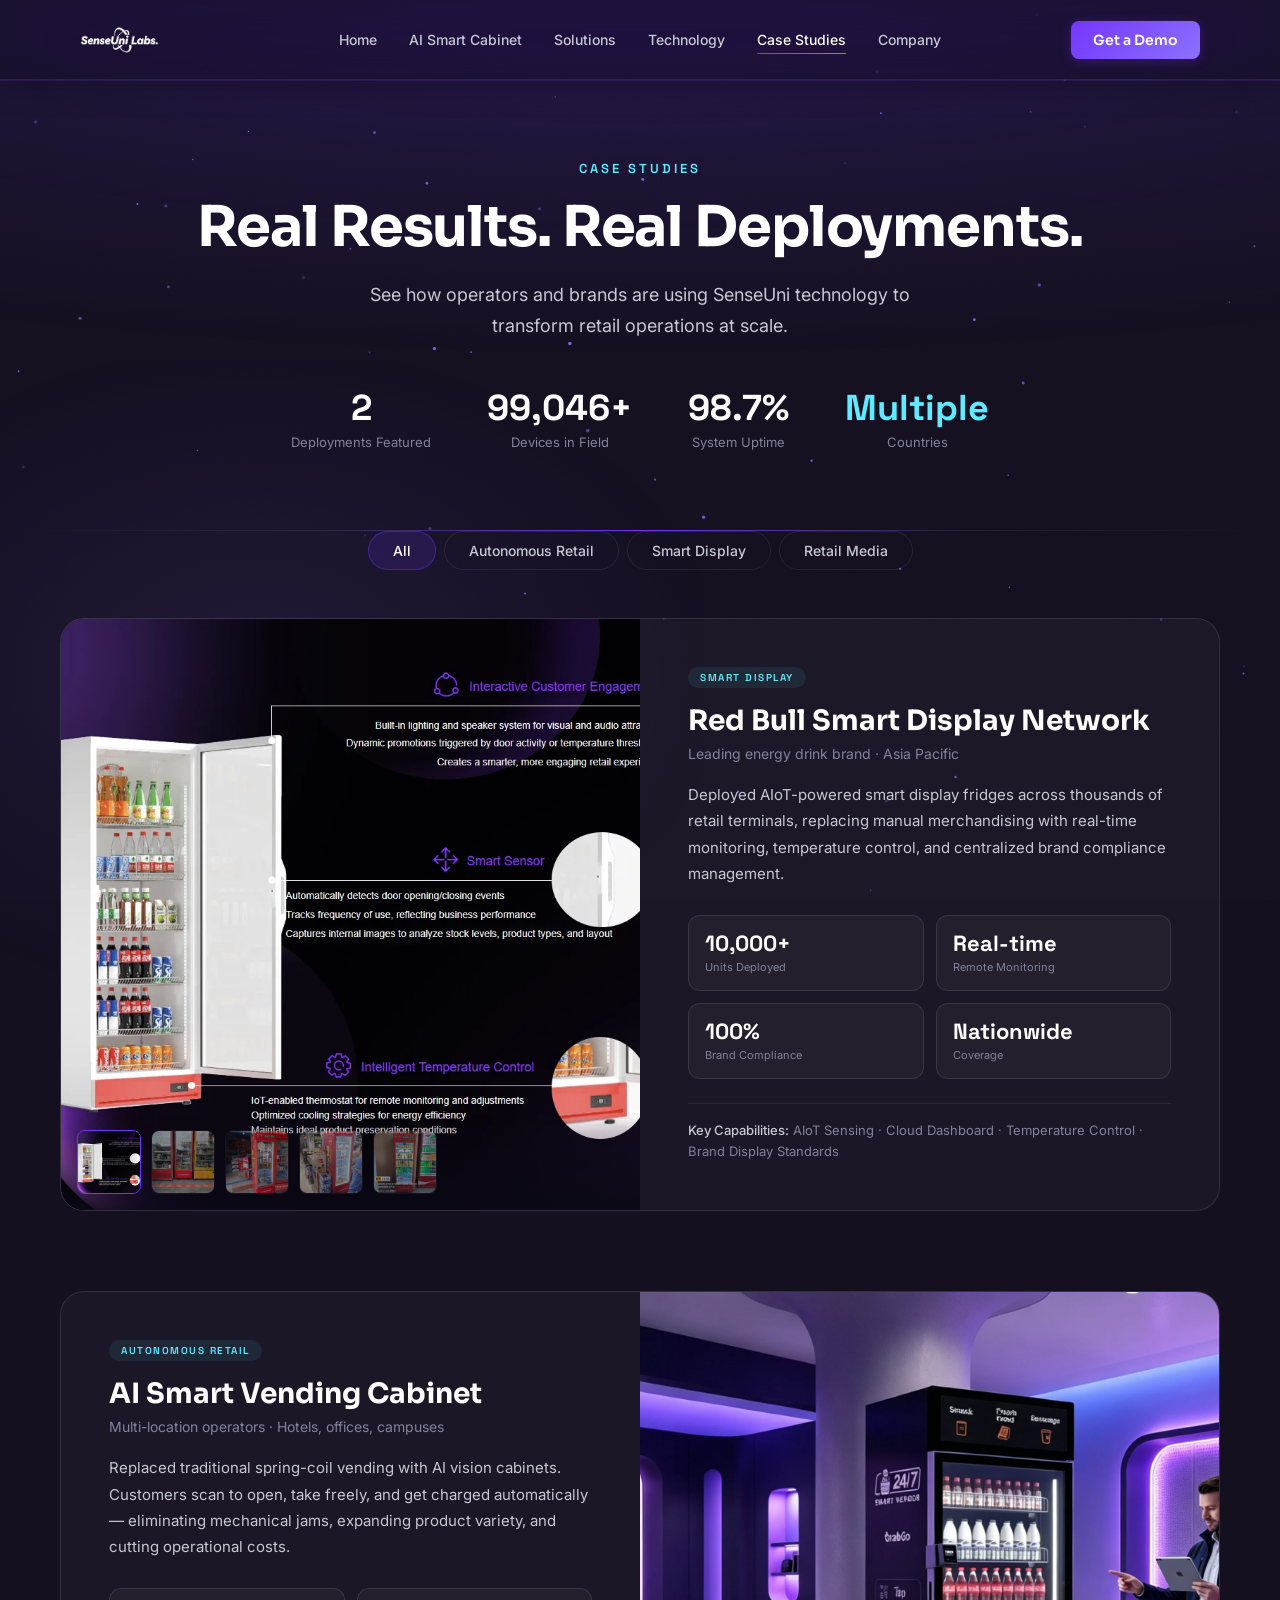
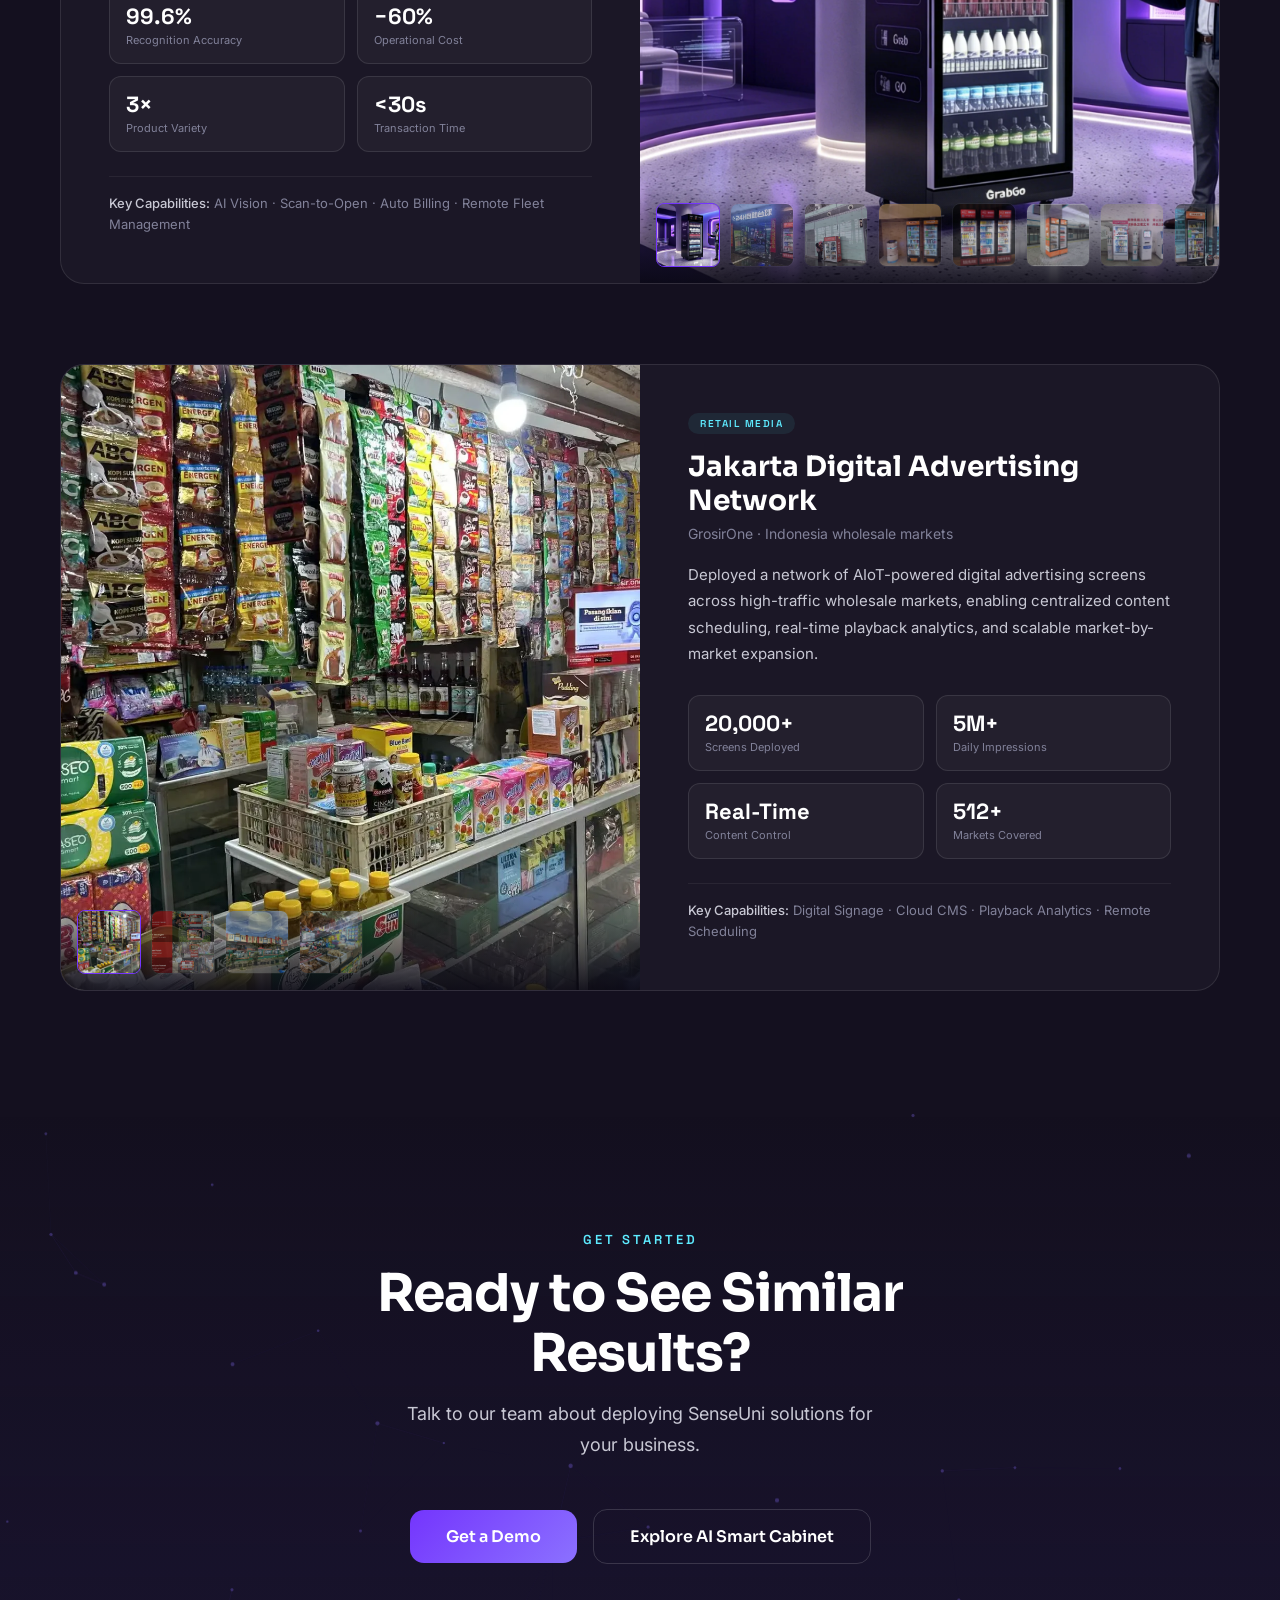
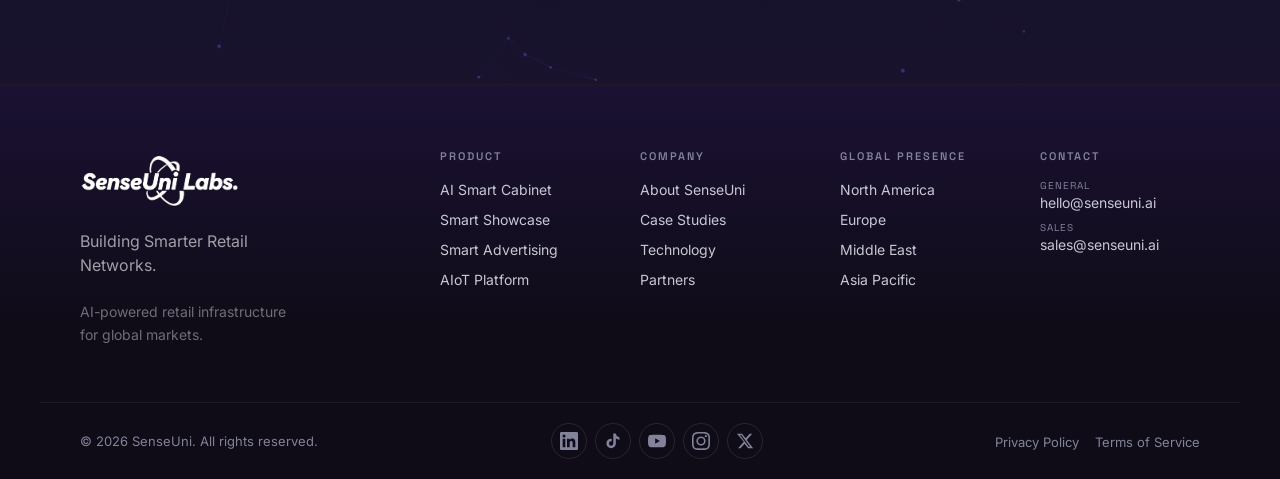
<file: case-studies.html>
﻿<!DOCTYPE html>
<html lang="en">
<head>
  <meta charset="UTF-8" />
  <meta name="viewport" content="width=device-width, initial-scale=1.0" />
  <meta name="description" content="Explore real-world deployments of SenseUni AI-powered retail solutions. See results from smart vending, display networks, and digital advertising projects." />

  <link rel="canonical" href="https://senseuni-website.pages.dev/case-studies.html" />
  <meta property="og:type" content="website" />
  <meta property="og:site_name" content="SenseUni" />
  <meta property="og:title" content="Case Studies — SenseUni" />
  <meta property="og:description" content="Explore real-world deployments of SenseUni AI-powered retail solutions. See results from smart vending, display networks, and digital advertising projects." />
  <meta property="og:url" content="https://senseuni-website.pages.dev/case-studies.html" />
  <meta property="og:image" content="https://senseuni-website.pages.dev/assets/images/senseunicase.webp" />
  <meta name="twitter:card" content="summary_large_image" />
  <meta name="twitter:title" content="Case Studies — SenseUni" />
  <meta name="twitter:description" content="Explore real-world deployments of SenseUni AI-powered retail solutions. See results from smart vending, display networks, and digital advertising projects." />
  <meta name="twitter:image" content="https://senseuni-website.pages.dev/assets/images/senseunicase.webp" />
  <title>Case Studies — SenseUni</title>

  <link rel="icon" type="image/webp" href="assets/images/logomini.webp" />
  <link rel="preconnect" href="https://fonts.googleapis.com" />
  <link rel="preconnect" href="https://fonts.gstatic.com" crossorigin />
  <link href="https://fonts.googleapis.com/css2?family=Sora:wght@300;400;500;600;700;800&family=Inter:wght@300;400;500;600&family=Space+Grotesk:wght@400;500;600;700&display=swap" rel="stylesheet" />

  <style>
    /* ═══════════════════════════════════════
       DESIGN TOKENS
    ═══════════════════════════════════════ */
    :root {
      --color-bg:              #14101F;
      --color-bg-footer:       #0F0C18;
      --color-brand:           #2C2069;
      --color-accent:          #7435FD;
      --color-highlight:       #8B71FF;
      --color-cyan:            #5EEBFF;

      --color-nav-bg:          rgba(20, 16, 31, 0.55);
      --color-nav-bg-scrolled: rgba(20, 16, 31, 0.72);
      --color-nav-border:      rgba(255, 255, 255, 0.08);
      --color-footer-border:   rgba(255, 255, 255, 0.06);

      --color-border:          rgba(255, 255, 255, 0.10);
      --color-border-glow:     rgba(116, 53, 253, 0.40);
      --color-surface:         rgba(255, 255, 255, 0.04);

      --color-text-primary:    #FFFFFF;
      --color-text-secondary:  #C8C8D4;
      --color-text-muted:      #82829A;
      --color-text-tertiary:   #555568;

      --gradient-btn:  linear-gradient(135deg, var(--color-accent), var(--color-highlight));
      --gradient-card: linear-gradient(135deg, rgba(44, 32, 105, 0.20) 0%, rgba(116, 53, 253, 0.06) 100%);

      --font-heading: 'Sora', sans-serif;
      --font-body:    'Inter', sans-serif;
      --font-data:    'Space Grotesk', sans-serif;

      --radius-sm: 8px;
      --radius-md: 16px;
      --radius-lg: 24px;

      --nav-height: 80px;

      --ease-out:        cubic-bezier(0.22, 1, 0.36, 1);
      --transition-base: 0.3s;
      --transition-slow: 0.5s;
    }

    /* ─── Reset ─── */
    *, *::before, *::after { box-sizing: border-box; margin: 0; padding: 0; }

    html {
      scroll-behavior: smooth;
      scrollbar-width: thin;
      scrollbar-color: var(--color-highlight) rgba(20, 16, 31, 0.4);
    }

    body {
      display: flex;
      flex-direction: column;
      min-height: 100vh;
      background-color: var(--color-bg);
      color: var(--color-text-primary);
      font-family: var(--font-body);
      overflow-x: hidden;
    }

    a { text-decoration: none; }

    ::-webkit-scrollbar        { width: 6px; }
    ::-webkit-scrollbar-track  { background: rgba(20, 16, 31, 0.4); }
    ::-webkit-scrollbar-thumb  {
      background: linear-gradient(to bottom, var(--color-accent), var(--color-highlight));
      border-radius: 3px;
    }
    ::-webkit-scrollbar-thumb:hover { background: var(--color-highlight); }

    /* ─── Ambient glow ─── */
    body::before {
      content: '';
      position: fixed;
      top: 0; left: 0; right: 0;
      height: 90vh;
      background: radial-gradient(
        ellipse 160% 65% at 50% -8%,
        rgba(116, 53, 253, 0.28) 0%,
        rgba(116, 53, 253, 0.10) 42%,
        rgba(116, 53, 253, 0.03) 68%,
        transparent 80%
      );
      pointer-events: none;
      z-index: 0;
    }

    body::after {
      content: '';
      position: fixed;
      bottom: -10%; left: -15%;
      width: 70vw; height: 70vh;
      background: radial-gradient(
        ellipse at center,
        rgba(139, 113, 255, 0.10) 0%,
        rgba(116, 53, 253, 0.04) 50%,
        transparent 75%
      );
      pointer-events: none;
      z-index: 0;
    }

    .grain-overlay {
      position: fixed;
      inset: 0;
      background-image: url("data:image/svg+xml,%3Csvg xmlns='http://www.w3.org/2000/svg' width='200' height='200'%3E%3Cfilter id='n'%3E%3CfeTurbulence type='fractalNoise' baseFrequency='0.85' numOctaves='4' stitchTiles='stitch'/%3E%3CfeColorMatrix type='saturate' values='0'/%3E%3C/filter%3E%3Crect width='200' height='200' filter='url(%23n)'/%3E%3C/svg%3E");
      background-repeat: repeat;
      background-size: 200px 200px;
      opacity: 0.035;
      mix-blend-mode: overlay;
      pointer-events: none;
      z-index: 2;
    }

    /* ─── Keyframes ─── */
    @keyframes navSlideDown {
      from { opacity: 0; transform: translateY(-8px); }
      to   { opacity: 1; transform: translateY(0); }
    }
    @keyframes fadeUp {
      from { opacity: 0; transform: translateY(20px); }
      to   { opacity: 1; transform: translateY(0); }
    }

    /* ═══════════════════════════════════════
       NAVIGATION
    ═══════════════════════════════════════ */
    .nav {
      position: fixed;
      top: 0; left: 0; right: 0;
      z-index: 1000;
      height: var(--nav-height);
      background: var(--color-nav-bg);
      backdrop-filter: blur(28px) saturate(160%);
      -webkit-backdrop-filter: blur(28px) saturate(160%);
      border-bottom: 1px solid var(--color-nav-border);
      box-shadow: 0 1px 0 0 rgba(116, 53, 253, 0.18), 0 4px 32px rgba(0, 0, 0, 0.30);
      transition: transform 0.4s var(--ease-out), background 0.4s var(--ease-out),
                  border-color 0.4s var(--ease-out), box-shadow 0.4s var(--ease-out);
      animation: navSlideDown 0.7s var(--ease-out) both;
    }
    .nav.is-scrolled {
      background: var(--color-nav-bg-scrolled);
      border-bottom-color: rgba(255, 255, 255, 0.12);
      box-shadow: 0 1px 0 0 rgba(116, 53, 253, 0.22), 0 8px 48px rgba(0, 0, 0, 0.50);
    }
    .nav.is-hidden { transform: translateY(-100%); pointer-events: none; }

    .nav__inner {
      max-width: 1200px;
      margin: 0 auto;
      padding: 0 40px;
      height: 100%;
      display: flex;
      align-items: center;
      position: relative;
    }

    .nav__logo { display: flex; align-items: center; gap: 10px; flex-shrink: 0; }

    .nav__links {
      display: flex;
      align-items: center;
      gap: 6px;
      list-style: none;
      position: absolute;
      left: 50%;
      transform: translateX(-50%);
      z-index: 1;
    }

    .nav__link {
      position: relative;
      display: inline-block;
      padding: 6px 13px;
      font-family: var(--font-body);
      font-size: 14px;
      font-weight: 500;
      color: var(--color-text-secondary);
      border-radius: var(--radius-sm);
      transition: color var(--transition-base) var(--ease-out),
                  background var(--transition-base) var(--ease-out);
      white-space: nowrap;
    }

    .nav__link::after {
      content: '';
      position: absolute;
      bottom: 0;
      left: 13px; right: 13px;
      height: 1.5px;
      background: var(--gradient-btn);
      border-radius: 2px;
      transform: scaleX(0);
      transform-origin: center;
      transition: transform var(--transition-base) var(--ease-out);
    }

    .nav__link:hover               { color: var(--color-text-primary); background: rgba(255,255,255,0.05); }
    .nav__link:hover::after        { transform: scaleX(1); }
    .nav__link.is-active           { color: var(--color-text-primary); }
    .nav__link.is-active::after    { transform: scaleX(1); }

    .nav__cta { flex-shrink: 0; margin-left: auto; }

    .btn--primary {
      display: inline-flex; align-items: center; gap: 6px;
      padding: 10px 22px;
      border-radius: var(--radius-sm);
      font-family: var(--font-heading);
      font-size: 14px; font-weight: 600;
      color: var(--color-text-primary);
      background: var(--gradient-btn);
      border: none; cursor: pointer;
      box-shadow: 0 2px 12px rgba(116, 53, 253, 0.28);
      transition: transform var(--transition-base) var(--ease-out),
                  box-shadow var(--transition-base) var(--ease-out);
      position: relative; overflow: hidden; white-space: nowrap;
    }
    .btn--primary::before {
      content: '';
      position: absolute; inset: 0;
      background: linear-gradient(135deg, rgba(255,255,255,0.14) 0%, transparent 55%);
      opacity: 0;
      transition: opacity var(--transition-base) var(--ease-out);
    }
    .btn--primary:hover         { transform: translateY(-2px); box-shadow: 0 0 20px rgba(116,53,253,0.55), 0 6px 24px rgba(116,53,253,0.32); }
    .btn--primary:hover::before { opacity: 1; }
    .btn--primary:active        { transform: translateY(0); }

    .nav__hamburger {
      display: none;
      flex-direction: column;
      justify-content: center;
      gap: 5px;
      width: 36px; height: 36px;
      padding: 6px;
      background: none; border: none; cursor: pointer;
      margin-left: auto;
      border-radius: var(--radius-sm);
      transition: background var(--transition-base) var(--ease-out);
    }
    .nav__hamburger:hover { background: rgba(255,255,255,0.06); }
    .nav__hamburger-line {
      display: block;
      width: 100%; height: 1.5px;
      background: var(--color-text-secondary);
      border-radius: 2px;
      transform-origin: center;
      transition: transform var(--transition-base) var(--ease-out),
                  opacity var(--transition-base) var(--ease-out);
    }
    .nav.is-open .nav__hamburger-line:nth-child(1) { transform: translateY(6.5px) rotate(45deg); }
    .nav.is-open .nav__hamburger-line:nth-child(2) { opacity: 0; transform: scaleX(0); }
    .nav.is-open .nav__hamburger-line:nth-child(3) { transform: translateY(-6.5px) rotate(-45deg); }

    .nav__drawer {
      display: none;
      position: fixed;
      top: var(--nav-height); left: 0; right: 0;
      background: rgba(15, 12, 24, 0.97);
      backdrop-filter: blur(24px); -webkit-backdrop-filter: blur(24px);
      border-bottom: 1px solid var(--color-nav-border);
      padding: 16px 24px 24px;
      transform: translateY(-8px);
      opacity: 0;
      pointer-events: none;
      transition: transform var(--transition-slow) var(--ease-out),
                  opacity var(--transition-slow) var(--ease-out);
      z-index: 999;
    }
    .nav__drawer.is-open { transform: translateY(0); opacity: 1; pointer-events: all; }
    .nav__drawer-links { list-style: none; display: flex; flex-direction: column; gap: 2px; }
    .nav__drawer-link {
      display: block;
      padding: 12px 8px;
      font-family: var(--font-body); font-size: 15px; font-weight: 500;
      color: var(--color-text-secondary);
      border-bottom: 1px solid rgba(255,255,255,0.05);
      transition: color var(--transition-base) var(--ease-out);
    }
    .nav__drawer-link:hover { color: var(--color-text-primary); }
    .nav__drawer-cta { margin-top: 20px; width: 100%; justify-content: center; }

    @media (max-width: 900px) {
      .nav__links { display: none; }
      .nav__cta { display: none; }
      .nav__hamburger { display: flex; }
      .nav__drawer { display: block; }
    }
    @media (max-width: 480px) { .nav__inner { padding: 0 20px; } }

    /* ═══════════════════════════════════════
       LAYOUT UTILITIES
    ═══════════════════════════════════════ */
    main {
      flex: 1 0 auto;
      position: relative;
      z-index: 3;
    }

    .section-wrap  { max-width: 1280px; margin: 0 auto; padding: 0 60px; }
    .section-inner { max-width: 1280px; margin: 0 auto; }

    .section-label {
      display: block;
      font-family: var(--font-data);
      font-size: 13px;
      font-weight: 600;
      letter-spacing: 3px;
      text-transform: uppercase;
      text-align: center;
      margin-bottom: 16px;
    }

    .section-divider {
      display: block;
      height: 1px;
      max-width: 1280px;
      margin: 0 auto;
      border: none;
      background: linear-gradient(90deg, transparent, rgba(255,255,255,0.08), var(--color-accent), rgba(255,255,255,0.08), transparent);
    }

    .gradient-text {
      background: linear-gradient(135deg, var(--color-text-primary) 45%, var(--color-highlight));
      -webkit-background-clip: text;
      -webkit-text-fill-color: transparent;
      background-clip: text;
    }

    .gradient-text-cyan {
      background: linear-gradient(135deg, var(--color-text-primary) 45%, var(--color-cyan));
      -webkit-background-clip: text;
      -webkit-text-fill-color: transparent;
      background-clip: text;
    }

    /* Shared scroll-reveal */
    [data-reveal] {
      opacity: 0;
      transform: translateY(28px);
      transition: opacity 0.6s var(--ease-out), transform 0.6s var(--ease-out);
    }
    [data-reveal].in-view { opacity: 1; transform: translateY(0); }

    /* ═══════════════════════════════════════
       GLOBAL STARFIELD CANVAS
    ═══════════════════════════════════════ */
    #home-starfield {
      position: fixed;
      inset: 0;
      z-index: 0;
      pointer-events: none;
    }

    /* ═══════════════════════════════════════
       SECTION 1 — HERO
    ═══════════════════════════════════════ */
    .cs-hero {
      position: relative;
      z-index: 3;
      padding: 120px 60px 80px;
      text-align: center;
      padding-top: calc(var(--nav-height) + 80px);
    }

    .cs-hero__label {
      font-family: var(--font-data);
      font-size: 13px;
      font-weight: 600;
      letter-spacing: 3px;
      text-transform: uppercase;
      color: var(--color-cyan);
      margin-bottom: 20px;
      animation: fadeUp 0.7s var(--ease-out) 0.15s both;
    }

    .cs-hero__headline {
      font-family: var(--font-heading);
      font-size: clamp(36px, 5.5vw, 56px);
      font-weight: 700;
      line-height: 1.1;
      letter-spacing: -0.02em;
      margin-bottom: 20px;
      animation: fadeUp 0.8s var(--ease-out) 0.28s both;
    }

    .cs-hero__sub {
      font-family: var(--font-body);
      font-size: 18px;
      line-height: 1.75;
      color: var(--color-text-secondary);
      max-width: 580px;
      margin: 0 auto;
      animation: fadeUp 0.8s var(--ease-out) 0.40s both;
    }

    /* ── Hero metrics ── */
    .cs-hero__metrics {
      display: flex;
      flex-wrap: wrap;
      align-items: flex-start;
      justify-content: center;
      gap: 56px;
      margin-top: 48px;
      animation: fadeUp 0.8s var(--ease-out) 0.56s both;
    }

    .cs-hero__metric { text-align: center; }

    .cs-hero__number {
      font-family: var(--font-data);
      font-size: 36px;
      font-weight: 700;
      line-height: 1;
    }

    .cs-hero__metric-label {
      font-family: var(--font-body);
      font-size: 13px;
      color: var(--color-text-muted);
      margin-top: 8px;
    }

    @media (max-width: 640px) {
      .cs-hero { padding: 80px 24px 60px; padding-top: calc(var(--nav-height) + 56px); }
      .cs-hero__metrics { gap: 32px; }
      .cs-hero__number { font-size: 28px; }
    }

    /* ═══════════════════════════════════════
       SECTION 2 — FILTER TABS
    ═══════════════════════════════════════ */
    .cs-filter {
      position: relative;
      z-index: 3;
      padding: 0 60px 48px;
    }

    .cs-filter__bar {
      display: flex;
      flex-wrap: wrap;
      align-items: center;
      justify-content: center;
      gap: 8px;
    }

    .cs-filter__tab {
      padding: 10px 24px;
      border-radius: 30px;
      border: 1px solid rgba(255, 255, 255, 0.08);
      font-family: var(--font-body);
      font-size: 14px;
      font-weight: 500;
      color: var(--color-text-secondary);
      cursor: pointer;
      background: transparent;
      transition: background 0.3s var(--ease-out),
                  border-color 0.3s var(--ease-out),
                  color 0.3s var(--ease-out);
    }

    .cs-filter__tab:hover {
      background: rgba(116, 53, 253, 0.08);
      border-color: rgba(116, 53, 253, 0.25);
      color: var(--color-text-primary);
    }

    .cs-filter__tab.is-active {
      background: rgba(116, 53, 253, 0.15);
      border-color: rgba(116, 53, 253, 0.40);
      color: var(--color-text-primary);
    }

    @media (max-width: 640px) { .cs-filter { padding: 0 24px 40px; } }

    /* ═══════════════════════════════════════
       SECTION 3 — CASE STUDY CARDS
    ═══════════════════════════════════════ */
    .cs-list {
      position: relative;
      z-index: 3;
      padding: 0 60px 120px;
    }

    .cs-list__inner {
      max-width: 1280px;
      margin: 0 auto;
      display: flex;
      flex-direction: column;
      gap: 80px;
    }

    /* ── Single case block ── */
    .cs-block {
      background: rgba(255, 255, 255, 0.03);
      border: 1px solid var(--color-border);
      border-radius: var(--radius-lg);
      overflow: hidden;
      display: grid;
      grid-template-columns: 1fr 1fr;
      transition: border-color 0.4s var(--ease-out), transform 0.4s var(--ease-out);
    }

    .cs-block:hover {
      border-color: rgba(116, 53, 253, 0.40);
      transform: translateY(-3px);
    }

    /* Reverse column order for even blocks (image right, text left) */
    .cs-block--reverse { direction: rtl; }
    .cs-block--reverse > * { direction: ltr; }

    /* Hidden when filtered out */
    .cs-block.is-hidden {
      display: none;
    }

    /* ── Image column ── */
    .cs-block__gallery {
      position: relative;
      display: flex;
      flex-direction: column;
      min-height: 480px;
    }

    .cs-block__main-img {
      flex: 1;
      position: relative;
      overflow: hidden;
    }

    .cs-block__main-img img {
      width: 100%;
      height: 100%;
      object-fit: cover;
      display: block;
      transition: opacity 0.3s ease;
    }

    .cs-block__main-img img.is-fading {
      opacity: 0;
    }

    /* ── Thumbnails ── */
    .cs-block__thumbs {
      position: absolute;
      bottom: 0; left: 0; right: 0;
      display: flex;
      gap: 10px;
      padding: 16px;
      background: linear-gradient(to top, rgba(10, 8, 20, 0.90) 0%, transparent 100%);
      overflow-x: auto;
      scrollbar-width: none;
      -ms-overflow-style: none;
    }
    .cs-block__thumbs::-webkit-scrollbar { display: none; }

    .cs-block__thumb {
      width: 64px;
      height: 64px;
      border-radius: 8px;
      border: 1px solid rgba(255, 255, 255, 0.08);
      overflow: hidden;
      cursor: pointer;
      opacity: 0.60;
      flex-shrink: 0;
      transition: opacity 0.25s ease, border-color 0.25s ease;
    }

    .cs-block__thumb img {
      width: 100%; height: 100%;
      object-fit: cover; display: block;
    }

    .cs-block__thumb:hover { opacity: 0.85; }
    .cs-block__thumb.is-active {
      opacity: 1;
      border-color: var(--color-accent);
    }

    /* ── Content column ── */
    .cs-block__content {
      padding: 48px;
      display: flex;
      flex-direction: column;
      justify-content: center;
    }

    .cs-block__tag {
      display: inline-block;
      font-family: var(--font-data);
      font-size: 10px;
      font-weight: 600;
      letter-spacing: 1.5px;
      text-transform: uppercase;
      color: var(--color-cyan);
      background: rgba(94, 235, 255, 0.08);
      padding: 4px 12px;
      border-radius: 20px;
      margin-bottom: 16px;
      align-self: flex-start;
    }

    .cs-block__title {
      font-family: var(--font-heading);
      font-size: 28px;
      font-weight: 700;
      line-height: 1.2;
      margin-bottom: 8px;
    }

    .cs-block__client {
      font-family: var(--font-body);
      font-size: 14px;
      color: var(--color-text-muted);
      margin-bottom: 20px;
    }

    .cs-block__summary {
      font-family: var(--font-body);
      font-size: 15px;
      line-height: 1.75;
      color: var(--color-text-secondary);
      margin-bottom: 28px;
    }

    /* ── Results mini-grid ── */
    .cs-block__results {
      display: grid;
      grid-template-columns: 1fr 1fr;
      gap: 12px;
    }

    .cs-result {
      background: rgba(255, 255, 255, 0.04);
      border: 1px solid var(--color-border);
      border-radius: 12px;
      padding: 16px;
    }

    .cs-result__number {
      font-family: var(--font-data);
      font-size: 22px;
      font-weight: 700;
      line-height: 1;
      margin-bottom: 6px;
    }

    .cs-result__label {
      font-family: var(--font-body);
      font-size: 11px;
      color: var(--color-text-muted);
    }

    /* ── Key capabilities ── */
    .cs-block__divider {
      height: 1px;
      background: rgba(255, 255, 255, 0.06);
      margin: 24px 0 16px;
    }

    .cs-block__caps {
      font-family: var(--font-body);
      font-size: 13px;
      color: var(--color-text-muted);
      line-height: 1.6;
    }

    .cs-block__caps strong {
      color: var(--color-text-secondary);
      font-weight: 500;
    }

    /* Responsive */
    @media (max-width: 960px) {
      .cs-block { grid-template-columns: 1fr; }
      .cs-block--reverse { direction: ltr; }
      .cs-block__gallery { min-height: 280px; }
      .cs-block__content { padding: 32px; }
    }

    @media (max-width: 640px) {
      .cs-list { padding: 0 24px 88px; }
      .cs-list__inner { gap: 48px; }
      .cs-block__content { padding: 24px; }
      .cs-block__title { font-size: 22px; }
      .cs-block__results { grid-template-columns: 1fr 1fr; gap: 8px; }
    }

    /* ═══════════════════════════════════════
       SECTION 4 — FINAL CTA
    ═══════════════════════════════════════ */
    .final-cta {
      position: relative;
      z-index: 3;
      overflow: hidden;
      background: linear-gradient(to bottom, transparent, rgba(44, 32, 105, 0.20));
    }

    #final-cta-canvas {
      position: absolute;
      inset: 0;
      width: 100%; height: 100%;
      pointer-events: none;
      z-index: 0;
    }

    .final-cta__inner {
      position: relative;
      z-index: 1;
      max-width: 680px;
      margin: 0 auto;
      padding: 120px 60px;
      display: flex;
      flex-direction: column;
      align-items: center;
      text-align: center;
    }

    .final-cta__label { color: var(--color-cyan); margin-bottom: 16px; }

    .final-cta__headline {
      font-family: var(--font-heading);
      font-size: clamp(32px, 5.5vw, 52px);
      font-weight: 700;
      line-height: 1.15;
      letter-spacing: -0.02em;
      margin-bottom: 16px;
    }

    .final-cta__sub {
      font-family: var(--font-body);
      font-size: 18px;
      line-height: 1.7;
      color: var(--color-text-secondary);
      max-width: 480px;
      margin-bottom: 48px;
    }

    .final-cta__ctas { display: flex; align-items: center; justify-content: center; gap: 16px; flex-wrap: wrap; }

    .cta-btn--primary {
      background: var(--gradient-btn);
      color: #fff;
      font-family: var(--font-heading);
      font-size: 16px;
      font-weight: 600;
      padding: 16px 36px;
      border-radius: 14px;
      transition: transform var(--transition-base) var(--ease-out),
                  box-shadow var(--transition-base) var(--ease-out);
    }
    .cta-btn--primary:hover { transform: translateY(-2px); box-shadow: 0 8px 30px rgba(116,53,253,0.30); }

    .cta-btn--secondary {
      background: transparent;
      border: 1px solid rgba(255, 255, 255, 0.15);
      color: var(--color-text-primary);
      font-family: var(--font-heading);
      font-size: 16px;
      font-weight: 600;
      padding: 16px 36px;
      border-radius: 14px;
      transition: border-color var(--transition-base) var(--ease-out),
                  background var(--transition-base) var(--ease-out);
    }
    .cta-btn--secondary:hover { border-color: var(--color-highlight); background: rgba(255,255,255,0.05); }

    @media (max-width: 640px) { .final-cta__inner { padding: 88px 24px; } }

    /* ═══════════════════════════════════════
       FOOTER
    ═══════════════════════════════════════ */
    .footer {
      flex-shrink: 0;
      background: linear-gradient(to bottom, rgba(116, 53, 253, 0.12) 0%, transparent 60%),
                  var(--color-bg-footer);
      border-top: 1px solid var(--color-footer-border);
      position: relative;
      z-index: 1;
    }

    .footer__main {
      max-width: 1200px;
      margin: 0 auto;
      display: grid;
      grid-template-columns: 2fr 1fr 1fr 1fr 1fr;
      gap: 40px;
      padding: 64px 40px 56px;
    }

    .footer__logo-col { display: flex; flex-direction: column; gap: 16px; }

    .footer__tagline {
      font-family: var(--font-body);
      font-size: 16px;
      color: rgba(255, 255, 255, 0.6);
      line-height: 1.5;
      max-width: 220px;
    }

    .footer__col-title {
      font-family: var(--font-data);
      font-size: 11px;
      font-weight: 600;
      letter-spacing: 2px;
      text-transform: uppercase;
      color: var(--color-text-muted);
      margin-bottom: 16px;
    }

    .footer__col-links { list-style: none; display: flex; flex-direction: column; gap: 10px; }

    .footer__col-link {
      font-family: var(--font-body);
      font-size: 14px;
      color: var(--color-text-secondary);
      transition: color var(--transition-base) var(--ease-out);
    }
    .footer__col-link:hover { color: var(--color-text-primary); }

    .footer__contact-item { display: flex; flex-direction: column; gap: 2px; }

    .footer__contact-label {
      font-family: var(--font-data);
      font-size: 10px;
      color: var(--color-text-muted);
      letter-spacing: 1px;
      text-transform: uppercase;
    }


    .footer__position-line {
      font-family: var(--font-body);
      font-size: 14px;
      color: rgba(255, 255, 255, 0.4);
      line-height: 1.6;
      max-width: 220px;
      margin-top: 8px;
    }
    .footer__bottom {
      display: flex;
      align-items: center;
      justify-content: space-between;
      gap: 24px;
      padding: 20px 40px;
      border-top: 1px solid var(--color-footer-border);
      max-width: 1200px;
      margin: 0 auto;
    }

    .footer__copy { font-family: var(--font-body); font-size: 13px; color: var(--color-text-muted); }

    .footer__social { list-style: none; display: flex; align-items: center; gap: 8px; }

    .footer__social-link {
      display: flex; align-items: center; justify-content: center;
      width: 36px; height: 36px;
      border-radius: 50%;
      border: 1px solid var(--color-border);
      color: var(--color-text-muted);
      transition: color var(--transition-base) var(--ease-out),
                  border-color var(--transition-base) var(--ease-out),
                  background var(--transition-base) var(--ease-out);
    }
    .footer__social-link:hover { color: var(--color-text-primary); border-color: var(--color-highlight); background: rgba(139,113,255,0.10); }

    .footer__legal { list-style: none; display: flex; gap: 16px; }
    .footer__legal-link {
      font-family: var(--font-body); font-size: 13px; color: var(--color-text-muted);
      transition: color var(--transition-base) var(--ease-out);
    }
    .footer__legal-link:hover { color: var(--color-text-primary); }

    /* Footer col entrance */
    .footer__main > * {
      opacity: 0;
      transform: translateY(16px);
      transition: opacity 0.6s var(--ease-out), transform 0.6s var(--ease-out);
    }
    .footer__main > *.is-visible { opacity: 1; transform: translateY(0); }

    @media (max-width: 1024px) { .footer__main { grid-template-columns: 2fr 1fr 1fr; } }
    @media (max-width: 900px) {
      .footer__main { grid-template-columns: 1fr 1fr 1fr; gap: 36px; padding: 56px 24px 48px; }
      .footer__logo-col { grid-column: 1 / -1; }
    }
    @media (max-width: 600px) {
      .footer__main { grid-template-columns: 1fr 1fr; gap: 32px; padding: 48px 20px 40px; }
      .footer__logo-col { grid-column: 1 / -1; }
    }
    @media (max-width: 440px) {
      .footer__main { grid-template-columns: 1fr; }
      .footer__bottom { flex-direction: column; align-items: flex-start; gap: 16px; padding: 20px; }
    }

    /* ─── Back to top ─── */
    .back-to-top {
      position: fixed;
      bottom: 32px; right: 20px;
      width: 48px; height: 48px;
      border-radius: 50%;
      background: var(--gradient-btn);
      border: none; cursor: pointer;
      display: flex; align-items: center; justify-content: center;
      color: var(--color-text-primary);
      box-shadow: 0 4px 16px rgba(116, 53, 253, 0.28);
      z-index: 500;
      opacity: 0;
      transform: scale(0.75) translateY(8px);
      pointer-events: none;
      transition: opacity 0.3s var(--ease-out), transform 0.3s var(--ease-out), box-shadow 0.3s var(--ease-out);
    }
    .back-to-top.is-visible { opacity: 1; transform: scale(1) translateY(0); pointer-events: all; }
    .back-to-top:hover { transform: scale(1) translateY(-2px); box-shadow: 0 0 20px rgba(116,53,253,0.50), 0 6px 20px rgba(116,53,253,0.28); }
    .back-to-top:active { transform: scale(0.94) translateY(0); }

    /* ── Cookie Banner ── */
    .cookie-banner {
      display: none; position: fixed; bottom: 0; left: 0; right: 0;
      z-index: 9999; align-items: center; justify-content: space-between; gap: 16px;
      padding: 16px 32px;
      background: rgba(20, 16, 31, 0.94);
      backdrop-filter: blur(20px); -webkit-backdrop-filter: blur(20px);
      border-top: 1px solid rgba(116, 53, 253, 0.3);
      box-shadow: 0 -4px 32px rgba(0, 0, 0, 0.4);
      transform: translateY(100%);
      transition: transform 0.4s cubic-bezier(0.22, 1, 0.36, 1);
    }
    .cookie-banner.is-visible { transform: translateY(0); }
    .cookie-banner p { font-family: var(--font-body); font-size: 14px; color: rgba(255,255,255,0.80); line-height: 1.5; flex: 1; }
    .cookie-banner a { color: var(--color-highlight); text-decoration: underline; }
    .cookie-accept-btn {
      flex-shrink: 0; padding: 8px 20px; border-radius: var(--radius-sm);
      background: var(--color-accent); color: var(--color-text-primary);
      font-family: var(--font-body); font-size: 13px; font-weight: 600;
      border: none; cursor: pointer; white-space: nowrap;
      transition: background var(--transition-base) var(--ease-out), transform var(--transition-base) var(--ease-out);
    }
    .cookie-accept-btn:hover { background: var(--color-highlight); transform: translateY(-1px); }
    @media (max-width: 640px) {
      .cookie-banner { flex-direction: column; align-items: flex-start; padding: 16px 20px; }
      .cookie-accept-btn { width: 100%; text-align: center; }
    }
  </style>
  <link rel="stylesheet" href="assets/css/effects.css" />
</head>
<body>

  <!-- Grain texture overlay -->
  <div class="grain-overlay" aria-hidden="true"></div>

  <!-- ═══════════════════════════════════════
       NAVIGATION BAR
  ═══════════════════════════════════════ -->
  <nav class="nav" id="nav" role="navigation" aria-label="Main navigation">
    <div class="nav__inner">

      <a href="index.html" class="nav__logo" aria-label="SenseUni home">
        <img src="assets/images/logo.webp" alt="SenseUni" height="32" width="auto" style="display:block;" />
      </a>

      <ul class="nav__links" role="list">
        <li><a href="index.html"            class="nav__link">Home</a></li>
        <li><a href="ai-smart-cabinet.html" class="nav__link">AI Smart Cabinet</a></li>
        <li><a href="solutions.html"        class="nav__link">Solutions</a></li>
        <li><a href="technology.html"       class="nav__link">Technology</a></li>
        <li><a href="case-studies.html"     class="nav__link is-active">Case Studies</a></li>
        <li><a href="company.html"          class="nav__link">Company</a></li>
      </ul>

      <div class="nav__cta">
        <a href="get-a-demo.html" class="btn--primary">Get a Demo</a>
      </div>

      <button class="nav__hamburger" id="nav-hamburger"
              aria-label="Toggle navigation menu"
              aria-expanded="false" aria-controls="nav-drawer">
        <span class="nav__hamburger-line"></span>
        <span class="nav__hamburger-line"></span>
        <span class="nav__hamburger-line"></span>
      </button>

    </div>
  </nav>

  <div class="nav__drawer" id="nav-drawer" aria-hidden="true">
    <ul class="nav__drawer-links" role="list">
      <li><a href="index.html"            class="nav__drawer-link">Home</a></li>
      <li><a href="ai-smart-cabinet.html" class="nav__drawer-link">AI Smart Cabinet</a></li>
      <li><a href="solutions.html"        class="nav__drawer-link">Solutions</a></li>
      <li><a href="technology.html"       class="nav__drawer-link">Technology</a></li>
      <li><a href="case-studies.html"     class="nav__drawer-link">Case Studies</a></li>
      <li><a href="company.html"          class="nav__drawer-link">Company</a></li>
    </ul>
    <a href="get-a-demo.html" class="btn--primary nav__drawer-cta">Get a Demo</a>
  </div>


  <!-- ═══════════════════════════════════════
       MAIN CONTENT
  ═══════════════════════════════════════ -->
  <main id="main">

    <!-- Global starfield canvas -->
    <canvas id="home-starfield" aria-hidden="true"></canvas>

    <!-- ──────────────────────────────────────
         SECTION 1 — HERO
    ─────────────────────────────────────── -->
    <section class="cs-hero" id="cs-hero" aria-labelledby="cs-hero-headline">

      <p class="cs-hero__label">Case Studies</p>

      <h1 class="cs-hero__headline" id="cs-hero-headline">
        Real Results. <span class="gradient-text">Real Deployments.</span>
      </h1>

      <p class="cs-hero__sub">
        See how operators and brands are using SenseUni technology to transform retail operations at scale.
      </p>

      <!-- Hero metrics -->
      <div class="cs-hero__metrics" id="cs-metrics">

        <div class="cs-hero__metric">
          <div class="cs-hero__number gradient-text-cyan" data-target="3" data-suffix="">0</div>
          <div class="cs-hero__metric-label">Deployments Featured</div>
        </div>

        <div class="cs-hero__metric">
          <div class="cs-hero__number gradient-text-cyan" data-target="100000" data-suffix="+" data-comma="true">0</div>
          <div class="cs-hero__metric-label">Devices in Field</div>
        </div>

        <div class="cs-hero__metric">
          <div class="cs-hero__number gradient-text-cyan" data-target="99.6" data-suffix="%" data-decimals="1">0</div>
          <div class="cs-hero__metric-label">System Uptime</div>
        </div>

        <div class="cs-hero__metric">
          <div class="cs-hero__number gradient-text-cyan" style="-webkit-text-fill-color: inherit; background: none; color: var(--color-cyan);">Multiple</div>
          <div class="cs-hero__metric-label">Countries</div>
        </div>

      </div>

    </section>

    <hr class="section-divider" />

    <!-- ──────────────────────────────────────
         SECTION 2 — FILTER TABS
    ─────────────────────────────────────── -->
    <section class="cs-filter" aria-label="Filter case studies by category">
      <div class="cs-filter__bar" role="tablist">
        <button class="cs-filter__tab is-active" data-filter="all"              role="tab" aria-selected="true">All</button>
        <button class="cs-filter__tab"           data-filter="autonomous-retail" role="tab" aria-selected="false">Autonomous Retail</button>
        <button class="cs-filter__tab"           data-filter="smart-display"     role="tab" aria-selected="false">Smart Display</button>
        <button class="cs-filter__tab"           data-filter="retail-media"      role="tab" aria-selected="false">Retail Media</button>
      </div>
    </section>

    <!-- ──────────────────────────────────────
         SECTION 3 — CASE STUDIES
    ─────────────────────────────────────── -->
    <section class="cs-list" id="case-studies" aria-label="Case study list">
      <div class="cs-list__inner">

        <!-- ─── CASE 1 — Red Bull Smart Display Network ─── -->
        <article class="cs-block" data-category="smart-display" data-reveal>

          <!-- Image column (left) -->
          <div class="cs-block__gallery">
            <div class="cs-block__main-img" id="gallery-1-main">
              <img src="assets/images/ScreenShot_2026-06-09_103924_355.webp"
                   alt="Red Bull Smart Display Network deployment"
                   loading="eager" />
            </div>

            <div class="cs-block__thumbs" role="list" aria-label="Case 1 image gallery">
              <div class="cs-block__thumb is-active" role="listitem"
                   data-gallery="1" data-src="assets/images/ScreenShot_2026-06-09_103924_355.webp"
                   data-alt="Red Bull Smart Display Network overview">
                <img src="assets/images/ScreenShot_2026-06-09_103924_355.webp" alt="Red Bull Smart Display Network overview" />
              </div>
              <div class="cs-block__thumb" role="listitem"
                   data-gallery="1" data-src="assets/images/redbull (3).webp"
                   data-alt="Red Bull Smart Display view 2">
                <img src="assets/images/redbull (3).webp" alt="Red Bull Smart Display view 2" />
              </div>
              <div class="cs-block__thumb" role="listitem"
                   data-gallery="1" data-src="assets/images/redbull (4).webp"
                   data-alt="Red Bull Smart Display view 3">
                <img src="assets/images/redbull (4).webp" alt="Red Bull Smart Display view 3" />
              </div>
              <div class="cs-block__thumb" role="listitem"
                   data-gallery="1" data-src="assets/images/redbull (1).webp"
                   data-alt="Red Bull Smart Display view 4">
                <img src="assets/images/redbull (1).webp" alt="Red Bull Smart Display view 4" />
              </div>
              <div class="cs-block__thumb" role="listitem"
                   data-gallery="1" data-src="assets/images/redbull (2).webp"
                   data-alt="Red Bull Smart Display view 5">
                <img src="assets/images/redbull (2).webp" alt="Red Bull Smart Display view 5" />
              </div>
            </div>
          </div>

          <!-- Content column (right) -->
          <div class="cs-block__content">
            <span class="cs-block__tag">Smart Display</span>
            <h2 class="cs-block__title">Red Bull Smart Display Network</h2>
            <p class="cs-block__client">Leading energy drink brand · Asia Pacific</p>
            <p class="cs-block__summary">
              Deployed AIoT-powered smart display fridges across thousands of retail terminals, replacing manual merchandising with real-time monitoring, temperature control, and centralized brand compliance management.
            </p>

            <div class="cs-block__results">
              <div class="cs-result">
                <div class="cs-result__number gradient-text-cyan">10,000+</div>
                <div class="cs-result__label">Units Deployed</div>
              </div>
              <div class="cs-result">
                <div class="cs-result__number gradient-text-cyan">Real-time</div>
                <div class="cs-result__label">Remote Monitoring</div>
              </div>
              <div class="cs-result">
                <div class="cs-result__number gradient-text-cyan">100%</div>
                <div class="cs-result__label">Brand Compliance</div>
              </div>
              <div class="cs-result">
                <div class="cs-result__number gradient-text-cyan">Nationwide</div>
                <div class="cs-result__label">Coverage</div>
              </div>
            </div>

            <div class="cs-block__divider"></div>
            <p class="cs-block__caps">
              <strong>Key Capabilities:</strong>
              AIoT Sensing · Cloud Dashboard · Temperature Control · Brand Display Standards
            </p>
          </div>

        </article>

        <!-- ─── CASE 2 — AI Smart Vending Cabinet ─── -->
        <article class="cs-block cs-block--reverse" data-category="autonomous-retail" data-reveal>

          <!-- Image column (right when reversed) -->
          <div class="cs-block__gallery">
            <div class="cs-block__main-img" id="gallery-2-main">
              <img src="assets/images/cabinet-hero.webp"
                   alt="AI Smart Vending Cabinet deployment overview"
                   loading="lazy" />
            </div>

            <div class="cs-block__thumbs" role="list" aria-label="Case 2 image gallery">
              <div class="cs-block__thumb is-active" role="listitem"
                   data-gallery="2" data-src="assets/images/cabinet-hero.webp"
                   data-alt="AI Smart Vending Cabinet overview">
                <img src="assets/images/cabinet-hero.webp" alt="AI Smart Vending Cabinet overview" />
              </div>
              <div class="cs-block__thumb" role="listitem"
                   data-gallery="2" data-src="assets/images/vending-(1).webp"
                   data-alt="AI Smart Vending Cabinet view 1">
                <img src="assets/images/vending-(1).webp" alt="AI Smart Vending Cabinet view 1" />
              </div>
              <div class="cs-block__thumb" role="listitem"
                   data-gallery="2" data-src="assets/images/vending-(2).webp"
                   data-alt="AI Smart Vending Cabinet view 2">
                <img src="assets/images/vending-(2).webp" alt="AI Smart Vending Cabinet view 2" />
              </div>
              <div class="cs-block__thumb" role="listitem"
                   data-gallery="2" data-src="assets/images/vending-(3).webp"
                   data-alt="AI Smart Vending Cabinet view 3">
                <img src="assets/images/vending-(3).webp" alt="AI Smart Vending Cabinet view 3" />
              </div>
              <div class="cs-block__thumb" role="listitem"
                   data-gallery="2" data-src="assets/images/vending-(4).webp"
                   data-alt="AI Smart Vending Cabinet view 4">
                <img src="assets/images/vending-(4).webp" alt="AI Smart Vending Cabinet view 4" />
              </div>
              <div class="cs-block__thumb" role="listitem"
                   data-gallery="2" data-src="assets/images/vending-(5).webp"
                   data-alt="AI Smart Vending Cabinet view 5">
                <img src="assets/images/vending-(5).webp" alt="AI Smart Vending Cabinet view 5" />
              </div>
              <div class="cs-block__thumb" role="listitem"
                   data-gallery="2" data-src="assets/images/vending-(6).webp"
                   data-alt="AI Smart Vending Cabinet view 6">
                <img src="assets/images/vending-(6).webp" alt="AI Smart Vending Cabinet view 6" />
              </div>
              <div class="cs-block__thumb" role="listitem"
                   data-gallery="2" data-src="assets/images/vending-(7).webp"
                   data-alt="AI Smart Vending Cabinet view 7">
                <img src="assets/images/vending-(7).webp" alt="AI Smart Vending Cabinet view 7" />
              </div>
              <div class="cs-block__thumb" role="listitem"
                   data-gallery="2" data-src="assets/images/vending-(8).webp"
                   data-alt="AI Smart Vending Cabinet view 8">
                <img src="assets/images/vending-(8).webp" alt="AI Smart Vending Cabinet view 8" />
              </div>
            </div>
          </div>

          <!-- Content column (left when reversed) -->
          <div class="cs-block__content">
            <span class="cs-block__tag">Autonomous Retail</span>
            <h2 class="cs-block__title">AI Smart Vending Cabinet</h2>
            <p class="cs-block__client">Multi-location operators · Hotels, offices, campuses</p>
            <p class="cs-block__summary">
              Replaced traditional spring-coil vending with AI vision cabinets. Customers scan to open, take freely, and get charged automatically — eliminating mechanical jams, expanding product variety, and cutting operational costs.
            </p>

            <div class="cs-block__results">
              <div class="cs-result">
                <div class="cs-result__number gradient-text-cyan">99.6%</div>
                <div class="cs-result__label">Recognition Accuracy</div>
              </div>
              <div class="cs-result">
                <div class="cs-result__number gradient-text-cyan">−60%</div>
                <div class="cs-result__label">Operational Cost</div>
              </div>
              <div class="cs-result">
                <div class="cs-result__number gradient-text-cyan">3×</div>
                <div class="cs-result__label">Product Variety</div>
              </div>
              <div class="cs-result">
                <div class="cs-result__number gradient-text-cyan">&lt;30s</div>
                <div class="cs-result__label">Transaction Time</div>
              </div>
            </div>

            <div class="cs-block__divider"></div>
            <p class="cs-block__caps">
              <strong>Key Capabilities:</strong>
              AI Vision · Scan-to-Open · Auto Billing · Remote Fleet Management
            </p>
          </div>

        </article>

        <!-- ─── CASE 3 — Jakarta Digital Advertising Network ─── -->
        <article class="cs-block" data-category="retail-media" data-reveal>

          <!-- Image column (left) -->
          <div class="cs-block__gallery">
            <div class="cs-block__main-img" id="gallery-3-main">
              <img src="assets/images/id (5).webp"
                   alt="Jakarta Digital Advertising Network screens in wholesale market"
                   loading="lazy" />
            </div>

            <div class="cs-block__thumbs" role="list" aria-label="Case 3 image gallery">
              <div class="cs-block__thumb is-active" role="listitem"
                   data-gallery="3" data-src="assets/images/id (5).webp"
                   data-alt="Jakarta advertising network overview">
                <img src="assets/images/id (5).webp" alt="Jakarta advertising network overview" />
              </div>
              <div class="cs-block__thumb" role="listitem"
                   data-gallery="3" data-src="assets/images/id (1).webp"
                   data-alt="Jakarta network deployment view 1">
                <img src="assets/images/id (1).webp" alt="Jakarta network deployment view 1" />
              </div>
              <div class="cs-block__thumb" role="listitem"
                   data-gallery="3" data-src="assets/images/id (2).webp"
                   data-alt="Jakarta network deployment view 2">
                <img src="assets/images/id (2).webp" alt="Jakarta network deployment view 2" />
              </div>
              <div class="cs-block__thumb" role="listitem"
                   data-gallery="3" data-src="assets/images/id (4).webp"
                   data-alt="Jakarta network deployment view 3">
                <img src="assets/images/id (4).webp" alt="Jakarta network deployment view 3" />
              </div>
            </div>
          </div>

          <!-- Content column (right) -->
          <div class="cs-block__content">
            <span class="cs-block__tag">Retail Media</span>
            <h2 class="cs-block__title">Jakarta Digital Advertising Network</h2>
            <p class="cs-block__client">GrosirOne · Indonesia wholesale markets</p>
            <p class="cs-block__summary">
              Deployed a network of AIoT-powered digital advertising screens across high-traffic wholesale markets, enabling centralized content scheduling, real-time playback analytics, and scalable market-by-market expansion.
            </p>

            <div class="cs-block__results">
              <div class="cs-result">
                <div class="cs-result__number gradient-text-cyan">20,000+</div>
                <div class="cs-result__label">Screens Deployed</div>
              </div>
              <div class="cs-result">
                <div class="cs-result__number gradient-text-cyan">5M+</div>
                <div class="cs-result__label">Daily Impressions</div>
              </div>
              <div class="cs-result">
                <div class="cs-result__number gradient-text-cyan">Real-Time</div>
                <div class="cs-result__label">Content Control</div>
              </div>
              <div class="cs-result">
                <div class="cs-result__number gradient-text-cyan">512+</div>
                <div class="cs-result__label">Markets Covered</div>
              </div>
            </div>

            <div class="cs-block__divider"></div>
            <p class="cs-block__caps">
              <strong>Key Capabilities:</strong>
              Digital Signage · Cloud CMS · Playback Analytics · Remote Scheduling
            </p>
          </div>

        </article>

      </div>
    </section>

    <!-- ──────────────────────────────────────
         SECTION 4 — FINAL CTA
    ─────────────────────────────────────── -->
    <section class="final-cta" id="final-cta" aria-labelledby="final-cta-headline">
      <canvas id="final-cta-canvas" aria-hidden="true"></canvas>
      <div class="final-cta__inner" data-reveal-group="final-cta">

        <p class="section-label final-cta__label" data-reveal>Get Started</p>
        <h2 class="final-cta__headline" id="final-cta-headline" data-reveal>
          Ready to See <span class="gradient-text">Similar Results?</span>
        </h2>
        <p class="final-cta__sub" data-reveal>
          Talk to our team about deploying SenseUni solutions for your business.
        </p>

        <div class="final-cta__ctas" data-reveal>
          <a href="get-a-demo.html"        class="cta-btn--primary">Get a Demo</a>
          <a href="ai-smart-cabinet.html" class="cta-btn--secondary">Explore AI Smart Cabinet</a>
        </div>

      </div>
    </section>

  </main>


  <!-- ═══════════════════════════════════════
       FOOTER
  ═══════════════════════════════════════ -->
  <footer class="footer" role="contentinfo">
    <div class="footer__main" id="footer-main">

      <!-- Column 1 — Logo + tagline -->
      <div class="footer__logo-col">
        <a href="index.html" class="footer__logo" aria-label="SenseUni home">
          <img src="assets/images/logo.webp" alt="SenseUni" style="width:160px;height:auto;display:block;" />
        </a>
        <p class="footer__tagline">Building Smarter Retail Networks.</p>
        <p class="footer__position-line">AI-powered retail infrastructure for global markets.</p>
      </div>

      <!-- Column 2 — Product -->
      <div>
        <p class="footer__col-title">Product</p>
        <ul class="footer__col-links" role="list">
          <li><a href="ai-smart-cabinet.html"      class="footer__col-link">AI Smart Cabinet</a></li>
          <li><a href="solutions.html#showcase"    class="footer__col-link">Smart Showcase</a></li>
          <li><a href="solutions.html#advertising" class="footer__col-link">Smart Advertising</a></li>
          <li><a href="technology.html"            class="footer__col-link">AIoT Platform</a></li>
        </ul>
      </div>

      <!-- Column 3 — Company -->
      <div>
        <p class="footer__col-title">Company</p>
        <ul class="footer__col-links" role="list">
          <li><a href="company.html"           class="footer__col-link">About SenseUni</a></li>
          <li><a href="case-studies.html"      class="footer__col-link">Case Studies</a></li>
          <li><a href="technology.html"        class="footer__col-link">Technology</a></li>
          <li><a href="company.html#global-presence"  class="footer__col-link">Partners</a></li>
        </ul>
      </div>

      <!-- Column 4 — Global Presence -->
      <div>
        <p class="footer__col-title">Global Presence</p>
        <ul class="footer__col-links" role="list">
          <li><span class="footer__col-link">North America</span></li>
          <li><span class="footer__col-link">Europe</span></li>
          <li><span class="footer__col-link">Middle East</span></li>
          <li><span class="footer__col-link">Asia Pacific</span></li>
        </ul>
      </div>

      <!-- Column 5 — Contact -->
      <div>
        <p class="footer__col-title">Contact</p>
        <ul class="footer__col-links" role="list">
          <li>
            <div class="footer__contact-item">
              <span class="footer__contact-label">General</span>
              <a href="mailto:hello@senseuni.ai" class="footer__col-link">hello@senseuni.ai</a>
            </div>
          </li>
          <li>
            <div class="footer__contact-item">
              <span class="footer__contact-label">Sales</span>
              <a href="mailto:sales@senseuni.ai" class="footer__col-link">sales@senseuni.ai</a>
            </div>
          </li>
        </ul>
      </div>

    </div>

    <!-- Bottom bar -->
    <div class="footer__bottom">

      <p class="footer__copy">© 2026 SenseUni. All rights reserved.</p>

      <ul class="footer__social" role="list" aria-label="Social media links">
        <li>
          <a href="https://linkedin.com/company/senseuni" class="footer__social-link" aria-label="LinkedIn" target="_blank" rel="noopener noreferrer">
            <svg width="18" height="18" viewBox="0 0 24 24" fill="currentColor" aria-hidden="true">
              <path d="M20.447 20.452h-3.554v-5.569c0-1.328-.027-3.037-1.852-3.037-1.853 0-2.136 1.445-2.136 2.939v5.667H9.351V9h3.414v1.561h.046c.477-.9 1.637-1.85 3.37-1.85 3.601 0 4.267 2.37 4.267 5.455v6.286zM5.337 7.433a2.062 2.062 0 0 1-2.063-2.065 2.064 2.064 0 1 1 2.063 2.065zm1.782 13.019H3.555V9h3.564v11.452zM22.225 0H1.771C.792 0 0 .774 0 1.729v20.542C0 23.227.792 24 1.771 24h20.451C23.2 24 24 23.227 24 22.271V1.729C24 .774 23.2 0 22.222 0h.003z"/>
            </svg>
          </a>
        </li>
        <li>
          <a href="https://tiktok.com/@senseuni" class="footer__social-link" aria-label="TikTok" target="_blank" rel="noopener noreferrer">
            <svg width="18" height="18" viewBox="0 0 24 24" fill="currentColor" aria-hidden="true">
              <path d="M19.59 6.69a4.83 4.83 0 0 1-3.77-4.25V2h-3.45v13.67a2.89 2.89 0 0 1-2.88 2.5 2.89 2.89 0 0 1-2.89-2.89 2.89 2.89 0 0 1 2.89-2.89c.28 0 .54.04.79.1V9.01a6.27 6.27 0 0 0-.79-.05 6.34 6.34 0 0 0-6.34 6.34 6.34 6.34 0 0 0 6.34 6.34 6.34 6.34 0 0 0 6.33-6.34V8.79a8.18 8.18 0 0 0 4.78 1.52V6.85a4.85 4.85 0 0 1-1-.16z"/>
            </svg>
          </a>
        </li>
        <li>
          <a href="https://youtube.com/@senseuni" class="footer__social-link" aria-label="YouTube" target="_blank" rel="noopener noreferrer">
            <svg width="18" height="18" viewBox="0 0 24 24" fill="currentColor" aria-hidden="true">
              <path d="M23.498 6.186a3.016 3.016 0 0 0-2.122-2.136C19.505 3.545 12 3.545 12 3.545s-7.505 0-9.377.505A3.017 3.017 0 0 0 .502 6.186C0 8.07 0 12 0 12s0 3.93.502 5.814a3.016 3.016 0 0 0 2.122 2.136c1.871.505 9.376.505 9.376.505s7.505 0 9.377-.505a3.015 3.015 0 0 0 2.122-2.136C24 15.93 24 12 24 12s0-3.93-.502-5.814zM9.545 15.568V8.432L15.818 12l-6.273 3.568z"/>
            </svg>
          </a>
        </li>
        <li>
          <a href="https://instagram.com/senseuni" class="footer__social-link" aria-label="Instagram" target="_blank" rel="noopener noreferrer">
            <svg width="18" height="18" viewBox="0 0 24 24" fill="currentColor" aria-hidden="true">
              <path d="M12 2.163c3.204 0 3.584.012 4.85.07 3.252.148 4.771 1.691 4.919 4.919.058 1.265.069 1.645.069 4.849 0 3.205-.012 3.584-.069 4.849-.149 3.225-1.664 4.771-4.919 4.919-1.266.058-1.644.07-4.85.07-3.204 0-3.584-.012-4.849-.07-3.26-.149-4.771-1.699-4.919-4.92-.058-1.265-.07-1.644-.07-4.849 0-3.204.013-3.583.07-4.849.149-3.227 1.664-4.771 4.919-4.919 1.266-.057 1.645-.069 4.849-.069zM12 0C8.741 0 8.333.014 7.053.072 2.695.272.273 2.69.073 7.052.014 8.333 0 8.741 0 12c0 3.259.014 3.668.072 4.948.2 4.358 2.618 6.78 6.98 6.98C8.333 23.986 8.741 24 12 24c3.259 0 3.668-.014 4.948-.072 4.354-.2 6.782-2.618 6.979-6.98.059-1.28.073-1.689.073-4.948 0-3.259-.014-3.667-.072-4.947-.196-4.354-2.617-6.78-6.979-6.98C15.668.014 15.259 0 12 0zm0 5.838a6.162 6.162 0 1 0 0 12.324 6.162 6.162 0 0 0 0-12.324zM12 16a4 4 0 1 1 0-8 4 4 0 0 1 0 8zm6.406-11.845a1.44 1.44 0 1 0 0 2.881 1.44 1.44 0 0 0 0-2.881z"/>
            </svg>
          </a>
        </li>
        <li>
          <a href="https://x.com/senseuni" class="footer__social-link" aria-label="X (Twitter)" target="_blank" rel="noopener noreferrer">
            <svg width="18" height="18" viewBox="0 0 24 24" fill="currentColor" aria-hidden="true">
              <path d="M18.244 2.25h3.308l-7.227 8.26 8.502 11.24H16.17l-4.714-6.231-5.401 6.231H2.743l7.73-8.835L1.254 2.25H8.08l4.713 6.231zm-1.161 17.52h1.833L7.084 4.126H5.117z"/>
            </svg>
          </a>
        </li>
      </ul>

      <ul class="footer__legal" role="list">
        <li><a href="privacy-policy.html" class="footer__legal-link">Privacy Policy</a></li>
        <li><a href="terms-of-service.html"   class="footer__legal-link">Terms of Service</a></li>
      </ul>

    </div>

  </footer>


  <!-- Back-to-top button -->
  <button class="back-to-top" id="back-to-top" aria-label="Back to top">
    <svg width="20" height="20" viewBox="0 0 24 24" fill="none"
         stroke="currentColor" stroke-width="2"
         stroke-linecap="round" stroke-linejoin="round" aria-hidden="true">
      <polyline points="18 15 12 9 6 15"/>
    </svg>
  </button>


  <!-- ═══════════════════════════════════════
       JAVASCRIPT
  ═══════════════════════════════════════ -->
  <script>
    (() => {
      const nav       = document.getElementById('nav');
      const hamburger = document.getElementById('nav-hamburger');
      const drawer    = document.getElementById('nav-drawer');
      const backToTop = document.getElementById('back-to-top');

      let lastScrollY = 0;
      let ticking     = false;
      const HIDE_THRESHOLD = 120;
      const DELTA          = 5;

      /* ── Scroll: frosted state + smart hide/reveal ── */
      function onScroll() {
        const y = window.scrollY;
        if (y < HIDE_THRESHOLD) {
          nav.classList.remove('is-hidden');
          nav.classList.toggle('is-scrolled', y > 12);
        } else if (y > lastScrollY + DELTA) {
          nav.classList.add('is-hidden');
          nav.classList.add('is-scrolled');
        } else if (y < lastScrollY - DELTA) {
          nav.classList.remove('is-hidden');
        }
        if (backToTop) backToTop.classList.toggle('is-visible', y > 400);
        lastScrollY = y;
        ticking = false;
      }
      window.addEventListener('scroll', () => {
        if (!ticking) { requestAnimationFrame(onScroll); ticking = true; }
      }, { passive: true });
      document.addEventListener('mousemove', (e) => {
        if (e.clientY < 80 && window.scrollY >= HIDE_THRESHOLD) nav.classList.remove('is-hidden');
      });
      nav.addEventListener('animationend', () => { nav.style.animation = 'none'; }, { once: true });
      onScroll();

      /* ── Hamburger ── */
      const toggleDrawer = (open) => {
        nav.classList.toggle('is-open', open);
        drawer.classList.toggle('is-open', open);
        hamburger.setAttribute('aria-expanded', String(open));
        drawer.setAttribute('aria-hidden', String(!open));
        document.body.style.overflow = open ? 'hidden' : '';
      };
      hamburger.addEventListener('click', () => toggleDrawer(!drawer.classList.contains('is-open')));
      document.addEventListener('click', (e) => {
        if (drawer.classList.contains('is-open') && !nav.contains(e.target) && !drawer.contains(e.target))
          toggleDrawer(false);
      });
      window.addEventListener('resize', () => { if (window.innerWidth > 900) toggleDrawer(false); });
      drawer.querySelectorAll('a').forEach(l => l.addEventListener('click', () => toggleDrawer(false)));

      /* ── Back-to-top ── */
      if (backToTop) backToTop.addEventListener('click', () => window.scrollTo({ top: 0, behavior: 'smooth' }));

      /* ── Footer column entrance ── */
      const footerCols = document.querySelectorAll('#footer-main > *');
      if ('IntersectionObserver' in window) {
        const obs = new IntersectionObserver((entries) => {
          entries.forEach(entry => {
            if (entry.isIntersecting) { entry.target.classList.add('is-visible'); obs.unobserve(entry.target); }
          });
        }, { threshold: 0.15 });
        footerCols.forEach(col => obs.observe(col));
      } else {
        footerCols.forEach(col => col.classList.add('is-visible'));
      }

      /* ════════════════════════════════════
         GLOBAL STARFIELD
      ════════════════════════════════════ */
      (function initGlobalStarfield() {
        const canvas = document.getElementById('home-starfield');
        if (!canvas) return;

        const ctx     = canvas.getContext('2d');
        const reduced = window.matchMedia('(prefers-reduced-motion: reduce)').matches;
        const isMobile = () => window.innerWidth < 768;

        const COUNT = 70;
        let stars   = [];
        let mouse   = { x: 0, y: 0 };
        let target  = { x: 0, y: 0 };
        const LERP  = 0.02;

        function rand(a, b) { return a + Math.random() * (b - a); }

        function resize() {
          canvas.width  = window.innerWidth;
          canvas.height = window.innerHeight;
        }

        function spawn() {
          stars = [];
          for (let i = 0; i < COUNT; i++) {
            stars.push({
              x: rand(0, canvas.width), y: rand(0, canvas.height),
              r: rand(0.6, 1.8),
              vx: rand(-0.08, 0.08), vy: rand(-0.08, 0.08),
              alpha: rand(0.3, 0.9),
              dAlpha: rand(0.003, 0.008) * (Math.random() < 0.5 ? 1 : -1),
              px: 0, py: 0,
              depth: rand(0.3, 1.0),
            });
          }
        }

        function draw() {
          ctx.clearRect(0, 0, canvas.width, canvas.height);
          for (const s of stars) {
            ctx.beginPath();
            ctx.arc(s.x + s.px, s.y + s.py, s.r, 0, Math.PI * 2);
            ctx.fillStyle = `rgba(139, 113, 255, ${s.alpha.toFixed(3)})`;
            ctx.fill();
          }
        }

        function update() {
          if (!isMobile()) {
            mouse.x += (target.x - mouse.x) * LERP;
            mouse.y += (target.y - mouse.y) * LERP;
          }
          for (const s of stars) {
            s.x += s.vx; s.y += s.vy;
            if (s.x < -2) s.x = canvas.width + 2;
            if (s.x > canvas.width + 2) s.x = -2;
            if (s.y < -2) s.y = canvas.height + 2;
            if (s.y > canvas.height + 2) s.y = -2;
            s.alpha += s.dAlpha;
            if (s.alpha > 0.9 || s.alpha < 0.15) s.dAlpha *= -1;
            if (!isMobile()) {
              s.px = mouse.x * s.depth * 4;
              s.py = mouse.y * s.depth * 4;
            }
          }
        }

        function loop() { update(); draw(); requestAnimationFrame(loop); }

        window.addEventListener('mousemove', (e) => {
          if (isMobile()) return;
          target.x = (e.clientX / window.innerWidth  - 0.5) * 2;
          target.y = (e.clientY / window.innerHeight - 0.5) * 2;
        }, { passive: true });

        resize(); spawn();
        if (reduced) draw(); else requestAnimationFrame(loop);

        let resizeTimer;
        window.addEventListener('resize', () => {
          clearTimeout(resizeTimer);
          resizeTimer = setTimeout(() => { resize(); spawn(); if (reduced) draw(); }, 200);
        }, { passive: true });
      }());

      /* ════════════════════════════════════
         COUNT-UP — HERO METRICS
      ════════════════════════════════════ */
      (function initCountUp() {
        const numbers  = document.querySelectorAll('[data-target]');
        if (!numbers.length) return;

        const DURATION = 2000;
        const easeOut  = t => 1 - Math.pow(1 - t, 3);

        function format(el, value) {
          const suffix   = el.dataset.suffix   || '';
          const decimals = parseInt(el.dataset.decimals || '0', 10);
          const useComma = el.dataset.comma === 'true';
          let str;
          if (useComma)          str = Math.floor(value).toLocaleString('en-US');
          else if (decimals > 0) str = value.toFixed(decimals);
          else                   str = String(Math.floor(value));
          return str + suffix;
        }

        function animateOne(el) {
          const t0     = performance.now();
          const tgt    = parseFloat(el.dataset.target);
          function tick(now) {
            const p = Math.min((now - t0) / DURATION, 1);
            el.textContent = format(el, easeOut(p) * tgt);
            if (p < 1) requestAnimationFrame(tick);
            else el.textContent = format(el, tgt);
          }
          requestAnimationFrame(tick);
        }

        const metricsEl = document.getElementById('cs-metrics');
        if (!metricsEl) return;

        if ('IntersectionObserver' in window) {
          const obs = new IntersectionObserver((entries) => {
            entries.forEach(entry => {
              if (entry.isIntersecting) { numbers.forEach(animateOne); obs.disconnect(); }
            });
          }, { threshold: 0.3 });
          obs.observe(metricsEl);
        } else {
          numbers.forEach(el => { el.textContent = format(el, parseFloat(el.dataset.target)); });
        }
      }());

      /* ════════════════════════════════════
         FILTER TABS
      ════════════════════════════════════ */
      (function initFilter() {
        const tabs   = document.querySelectorAll('.cs-filter__tab');
        const blocks = document.querySelectorAll('.cs-block');

        function setFilter(filter) {
          /* Update tab states */
          tabs.forEach(t => {
            const active = t.dataset.filter === filter;
            t.classList.toggle('is-active', active);
            t.setAttribute('aria-selected', String(active));
          });

          /* Show / hide cards */
          blocks.forEach(block => {
            const cat     = block.dataset.category;
            const visible = filter === 'all' || cat === filter;
            if (visible) {
              block.classList.remove('is-hidden');
            } else {
              block.classList.add('is-hidden');
            }
          });
        }

        tabs.forEach(tab => {
          tab.addEventListener('click', () => setFilter(tab.dataset.filter));
        });
      }());

      /* ════════════════════════════════════
         THUMBNAIL GALLERY SWAP
      ════════════════════════════════════ */
      (function initGallery() {
        const thumbs = document.querySelectorAll('.cs-block__thumb');

        thumbs.forEach(thumb => {
          thumb.addEventListener('click', () => {
            const galleryId = thumb.dataset.gallery;
            const newSrc    = thumb.dataset.src;
            const newAlt    = thumb.dataset.alt || '';
            const mainWrap  = document.getElementById(`gallery-${galleryId}-main`);
            if (!mainWrap) return;

            const mainImg = mainWrap.querySelector('img');
            if (!mainImg || mainImg.src.includes(newSrc.split('/').pop())) return;

            /* Crossfade: fade out → swap → fade in */
            mainImg.classList.add('is-fading');
            setTimeout(() => {
              mainImg.src = newSrc;
              mainImg.alt = newAlt;
              mainImg.classList.remove('is-fading');
            }, 300);

            /* Update active thumb */
            document.querySelectorAll(`.cs-block__thumb[data-gallery="${galleryId}"]`)
              .forEach(t => t.classList.remove('is-active'));
            thumb.classList.add('is-active');
          });
        });
      }());

      /* ════════════════════════════════════
         SCROLL REVEAL — CASE BLOCKS + CTA
      ════════════════════════════════════ */
      (function initScrollReveal() {
        const GROUP_DELAYS = {
          'final-cta': [0, 80, 160, 240],
        };

        const groups = document.querySelectorAll('[data-reveal-group]');
        const lone   = document.querySelectorAll('[data-reveal]:not([data-reveal-group]):not([data-reveal-group] [data-reveal])');

        const reveal = (el, delay) => setTimeout(() => el && el.classList.add('in-view'), delay);

        if (!('IntersectionObserver' in window)) {
          document.querySelectorAll('[data-reveal]').forEach(el => el.classList.add('in-view'));
          return;
        }

        const obs = new IntersectionObserver((entries, observer) => {
          entries.forEach(entry => {
            if (!entry.isIntersecting) return;
            const target = entry.target;

            if (target.hasAttribute('data-reveal-group')) {
              const key      = target.dataset.revealGroup;
              const delays   = GROUP_DELAYS[key] || [];
              const children = target.matches('[data-reveal]')
                ? [target]
                : target.querySelectorAll(':scope > [data-reveal], :scope > * > [data-reveal]');
              children.forEach((child, i) => reveal(child, delays[i] != null ? delays[i] : i * 80));
            } else {
              reveal(target, 0);
            }

            observer.unobserve(target);
          });
        }, { threshold: 0.10, rootMargin: '0px 0px -60px 0px' });

        groups.forEach(g => obs.observe(g));
        lone.forEach(el => obs.observe(el));
      }());

      /* ════════════════════════════════════
         FINAL CTA — SPARSE PARTICLE CANVAS
      ════════════════════════════════════ */
      (function initFinalCtaParticles() {
        const canvas = document.getElementById('final-cta-canvas');
        if (!canvas) return;

        const ctx = canvas.getContext('2d');
        const reduced = window.matchMedia('(prefers-reduced-motion: reduce)').matches;
        const PARTICLE_COUNT = 30;
        const CONNECT_DIST   = 140;

        let particles = [];
        let rafId     = null;

        function resize() {
          const section = canvas.parentElement;
          canvas.width  = section.offsetWidth;
          canvas.height = section.offsetHeight;
        }

        function rand(min, max) { return min + Math.random() * (max - min); }

        function spawn() {
          particles = [];
          for (let i = 0; i < PARTICLE_COUNT; i++) {
            particles.push({
              x: rand(0, canvas.width), y: rand(0, canvas.height),
              r: rand(1.2, 2.2),
              vx: reduced ? 0 : rand(-0.12, 0.12),
              vy: reduced ? 0 : rand(-0.12, 0.12),
            });
          }
        }

        function draw() {
          ctx.clearRect(0, 0, canvas.width, canvas.height);
          for (let i = 0; i < particles.length; i++) {
            for (let j = i + 1; j < particles.length; j++) {
              const dx = particles[i].x - particles[j].x;
              const dy = particles[i].y - particles[j].y;
              const dist = Math.sqrt(dx * dx + dy * dy);
              if (dist < CONNECT_DIST) {
                const alpha = (1 - dist / CONNECT_DIST) * 0.18;
                ctx.beginPath();
                ctx.strokeStyle = `rgba(139, 113, 255, ${alpha.toFixed(3)})`;
                ctx.lineWidth = 0.5;
                ctx.moveTo(particles[i].x, particles[i].y);
                ctx.lineTo(particles[j].x, particles[j].y);
                ctx.stroke();
              }
            }
          }
          for (const p of particles) {
            ctx.beginPath();
            ctx.arc(p.x, p.y, p.r, 0, Math.PI * 2);
            ctx.fillStyle = 'rgba(139, 113, 255, 0.30)';
            ctx.fill();
          }
        }

        function update() {
          for (const p of particles) {
            p.x += p.vx; p.y += p.vy;
            if (p.x < p.r || p.x > canvas.width  - p.r) { p.vx *= -1; p.x = Math.max(p.r, Math.min(canvas.width  - p.r, p.x)); }
            if (p.y < p.r || p.y > canvas.height - p.r)  { p.vy *= -1; p.y = Math.max(p.r, Math.min(canvas.height - p.r, p.y)); }
          }
        }

        function loop() { update(); draw(); rafId = requestAnimationFrame(loop); }

        resize(); spawn();
        if (reduced) draw(); else loop();

        let resizeTimer;
        window.addEventListener('resize', () => {
          clearTimeout(resizeTimer);
          resizeTimer = setTimeout(() => {
            if (rafId) { cancelAnimationFrame(rafId); rafId = null; }
            resize(); spawn();
            if (reduced) draw(); else loop();
          }, 200);
        }, { passive: true });
      }());

      /* ── Cookie Banner ── */
      (function() {
        var banner = document.getElementById('cookie-banner');
        var btn    = document.getElementById('cookie-accept');
        if (!banner || !btn) return;
        if (!localStorage.getItem('senseuni_cookie_accepted')) {
          banner.style.display = 'flex';
          requestAnimationFrame(function() {
            requestAnimationFrame(function() { banner.classList.add('is-visible'); });
          });
        }
        btn.addEventListener('click', function() {
          banner.classList.remove('is-visible');
          setTimeout(function() { banner.style.display = 'none'; }, 400);
          localStorage.setItem('senseuni_cookie_accepted', 'true');
        });
      }());

    })();
  </script>

  <div id="cookie-banner" class="cookie-banner" role="dialog" aria-label="Cookie notice">
    <p>We use essential cookies to ensure our website functions properly. No tracking or advertising cookies are used.
      <a href="privacy-policy.html#cookies">Learn more</a>
    </p>
    <button id="cookie-accept" class="cookie-accept-btn">Got It</button>
  </div>

  <script src="assets/js/effects.js" defer></script>
</body>
</html>
</file>
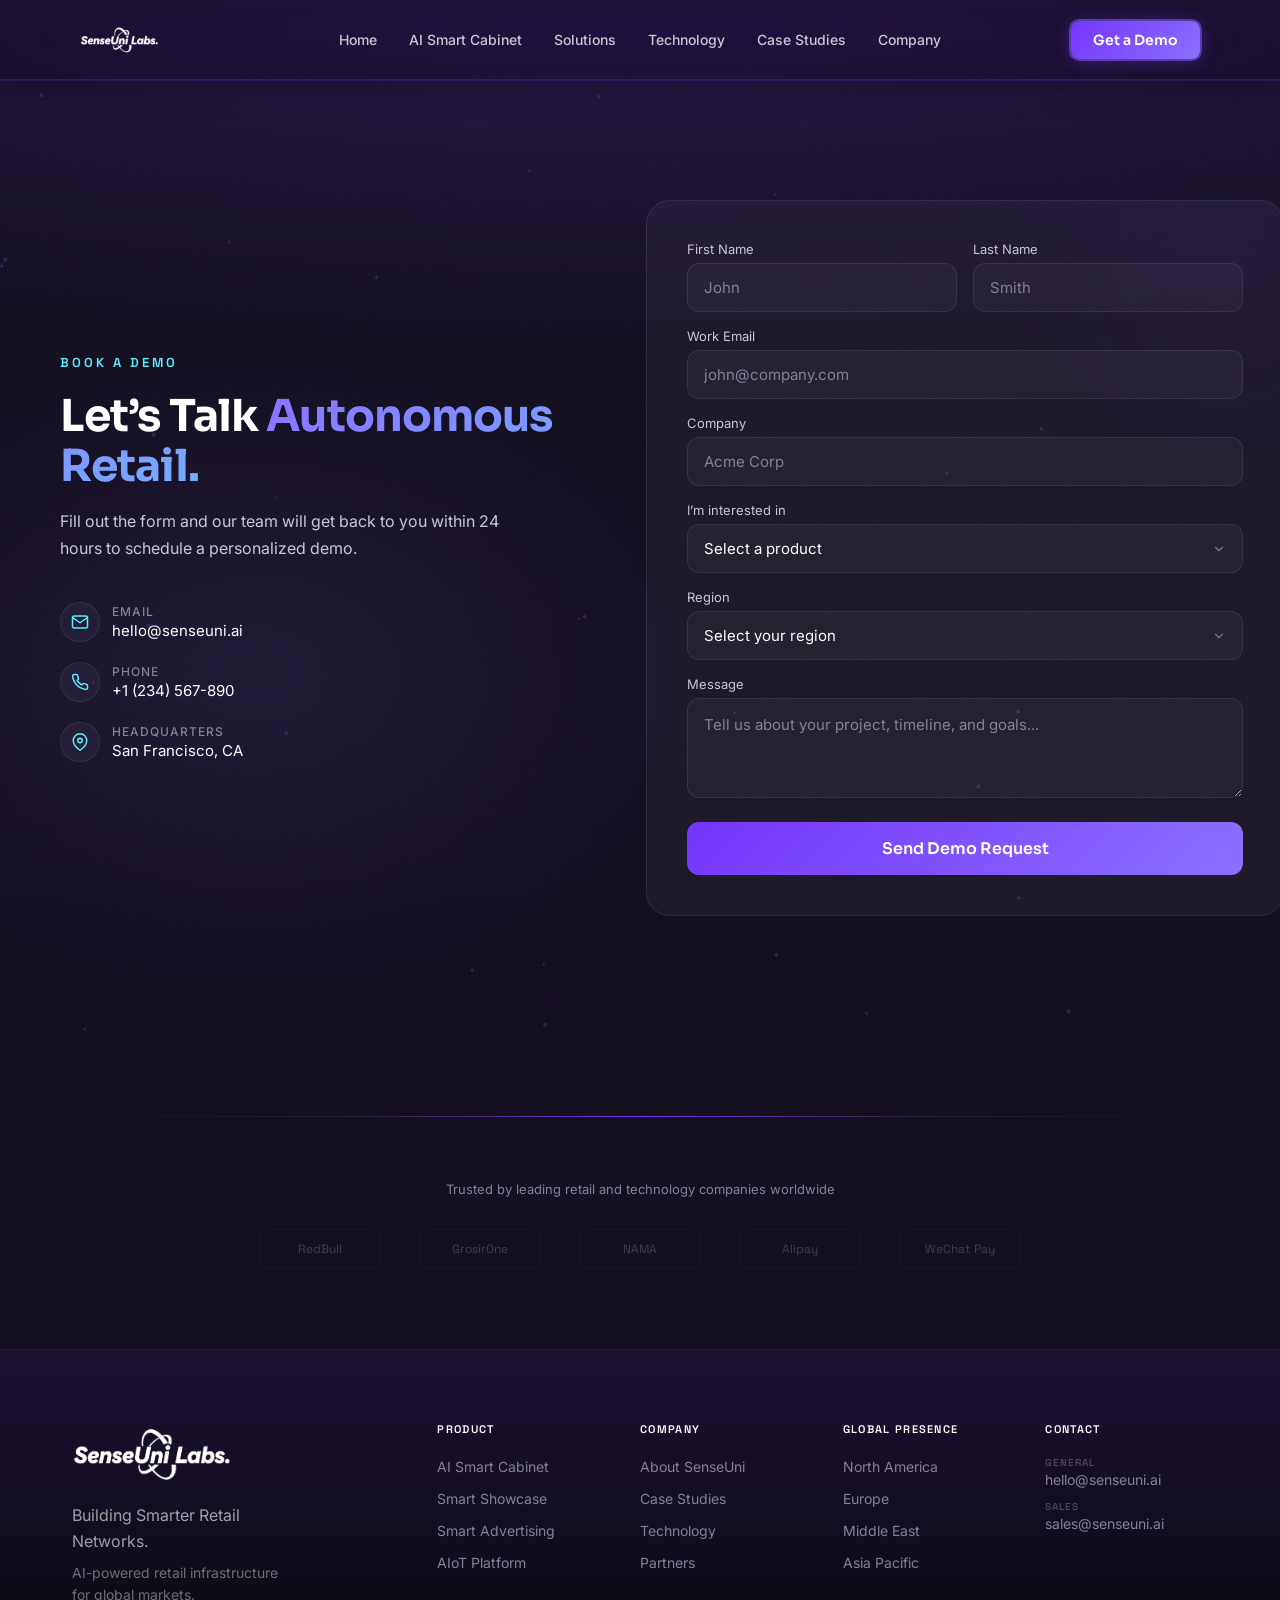
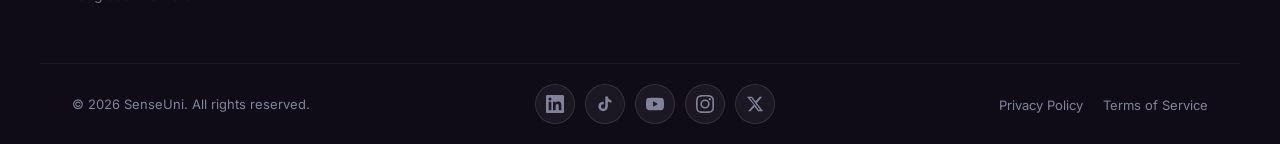
<file: get-a-demo.html>
﻿<!DOCTYPE html>
<html lang="en">
<head>
  <meta charset="UTF-8" />
  <meta name="viewport" content="width=device-width, initial-scale=1.0" />
  <meta name="description" content="Book a demo of SenseUni's AI-powered smart cabinets. Talk to our team about autonomous retail solutions for your business." />

  <link rel="canonical" href="https://senseuni-website.pages.dev/get-a-demo.html" />
  <meta property="og:type" content="website" />
  <meta property="og:site_name" content="SenseUni" />
  <meta property="og:title" content="Get a Demo — SenseUni" />
  <meta property="og:description" content="Book a demo of SenseUni's AI-powered smart cabinets. Talk to our team about autonomous retail solutions for your business." />
  <meta property="og:url" content="https://senseuni-website.pages.dev/get-a-demo.html" />
  <meta property="og:image" content="https://senseuni-website.pages.dev/assets/images/senseunihero.webp" />
  <meta name="twitter:card" content="summary_large_image" />
  <meta name="twitter:title" content="Get a Demo — SenseUni" />
  <meta name="twitter:description" content="Book a demo of SenseUni's AI-powered smart cabinets. Talk to our team about autonomous retail solutions for your business." />
  <meta name="twitter:image" content="https://senseuni-website.pages.dev/assets/images/senseunihero.webp" />
  <title>Get a Demo — SenseUni</title>

  <link rel="icon" type="image/webp" href="assets/images/logomini.webp" />
  <link rel="preconnect" href="https://fonts.googleapis.com" />
  <link rel="preconnect" href="https://fonts.gstatic.com" crossorigin />
  <link href="https://fonts.googleapis.com/css2?family=Sora:wght@300;400;500;600;700;800&family=Inter:wght@300;400;500;600&family=Space+Grotesk:wght@400;500;600;700&display=swap" rel="stylesheet" />

  <style>
    /* ═══════════════════════════════════════
       DESIGN TOKENS
    ═══════════════════════════════════════ */
    :root {
      --color-bg:              #14101F;
      --color-bg-footer:       #0F0C18;
      --color-brand:           #2C2069;
      --color-accent:          #7435FD;
      --color-highlight:       #8B71FF;
      --color-cyan:            #5EEBFF;

      --color-nav-bg:          rgba(20, 16, 31, 0.55);
      --color-nav-bg-scrolled: rgba(20, 16, 31, 0.72);
      --color-nav-border:      rgba(255, 255, 255, 0.08);
      --color-footer-border:   rgba(255, 255, 255, 0.06);

      --color-border:          rgba(255, 255, 255, 0.10);
      --color-border-glow:     rgba(116, 53, 253, 0.40);
      --color-surface:         rgba(255, 255, 255, 0.04);

      --color-text-primary:    #FFFFFF;
      --color-text-secondary:  #C8C8D4;
      --color-text-muted:      #82829A;

      --gradient-btn:  linear-gradient(135deg, var(--color-accent), var(--color-highlight));
      --gradient-card: linear-gradient(135deg, rgba(44, 32, 105, 0.20) 0%, rgba(116, 53, 253, 0.06) 100%);

      --font-heading: 'Sora', sans-serif;
      --font-body:    'Inter', sans-serif;
      --font-data:    'Space Grotesk', sans-serif;

      --radius-sm: 8px;
      --radius-md: 16px;
      --radius-lg: 24px;

      --nav-height: 80px;

      --ease-out:        cubic-bezier(0.22, 1, 0.36, 1);
      --transition-base: 0.3s;
      --transition-slow: 0.5s;
    }

    /* ═══════════════════════════════════════
       RESET & STICKY-FOOTER
    ═══════════════════════════════════════ */
    *, *::before, *::after { box-sizing: border-box; margin: 0; padding: 0; }

    html {
      scroll-behavior: smooth;
      scrollbar-width: thin;
      scrollbar-color: var(--color-highlight) rgba(20, 16, 31, 0.4);
    }

    body {
      display: flex;
      flex-direction: column;
      min-height: 100vh;
      background-color: var(--color-bg);
      color: var(--color-text-primary);
      font-family: var(--font-body);
      overflow-x: hidden;
    }

    a { text-decoration: none; }

    /* ═══════════════════════════════════════
       CUSTOM SCROLLBAR
    ═══════════════════════════════════════ */
    ::-webkit-scrollbar        { width: 6px; }
    ::-webkit-scrollbar-track  { background: rgba(20, 16, 31, 0.4); }
    ::-webkit-scrollbar-thumb  {
      background: linear-gradient(to bottom, var(--color-accent), var(--color-highlight));
      border-radius: 3px;
    }
    ::-webkit-scrollbar-thumb:hover {
      background: var(--color-highlight);
      box-shadow: 0 0 8px rgba(139, 113, 255, 0.50);
    }

    /* ═══════════════════════════════════════
       AMBIENT GLOW LAYERS (z-index 0)
    ═══════════════════════════════════════ */
    body::before {
      content: '';
      position: fixed;
      top: 0; left: 0; right: 0;
      height: 90vh;
      background: radial-gradient(
        ellipse 160% 65% at 50% -8%,
        rgba(116, 53, 253, 0.28) 0%,
        rgba(116, 53, 253, 0.10) 42%,
        rgba(116, 53, 253, 0.03) 68%,
        transparent 80%
      );
      pointer-events: none;
      z-index: 0;
    }

    body::after {
      content: '';
      position: fixed;
      bottom: -10%; left: -15%;
      width: 70vw; height: 70vh;
      background: radial-gradient(
        ellipse at center,
        rgba(139, 113, 255, 0.10) 0%,
        rgba(116, 53, 253, 0.04) 50%,
        transparent 75%
      );
      pointer-events: none;
      z-index: 0;
    }

    /* Grain texture (z-index 2) */
    .grain-overlay {
      position: fixed;
      inset: 0;
      background-image: url("data:image/svg+xml,%3Csvg xmlns='http://www.w3.org/2000/svg' width='200' height='200'%3E%3Cfilter id='n'%3E%3CfeTurbulence type='fractalNoise' baseFrequency='0.85' numOctaves='4' stitchTiles='stitch'/%3E%3CfeColorMatrix type='saturate' values='0'/%3E%3C/filter%3E%3Crect width='200' height='200' filter='url(%23n)'/%3E%3C/svg%3E");
      background-repeat: repeat;
      background-size: 200px 200px;
      opacity: 0.035;
      mix-blend-mode: overlay;
      pointer-events: none;
      z-index: 2;
    }

    /* ═══════════════════════════════════════
       KEYFRAMES
    ═══════════════════════════════════════ */
    @keyframes navSlideDown {
      from { opacity: 0; transform: translateY(-8px); }
      to   { opacity: 1; transform: translateY(0); }
    }

    @keyframes fadeUp {
      from { opacity: 0; transform: translateY(20px); }
      to   { opacity: 1; transform: translateY(0); }
    }

    @keyframes popIn {
      from { opacity: 0; transform: scale(0.5); }
      to   { opacity: 1; transform: scale(1); }
    }

    /* ═══════════════════════════════════════
       NAVIGATION (z-index 1000)
    ═══════════════════════════════════════ */
    .nav {
      position: fixed;
      top: 0; left: 0; right: 0;
      z-index: 1000;
      height: var(--nav-height);
      background: var(--color-nav-bg);
      backdrop-filter: blur(28px) saturate(160%);
      -webkit-backdrop-filter: blur(28px) saturate(160%);
      border-bottom: 1px solid var(--color-nav-border);
      box-shadow: 0 1px 0 0 rgba(116, 53, 253, 0.18), 0 4px 32px rgba(0, 0, 0, 0.30);
      transition: transform      0.4s var(--ease-out),
                  background     0.4s var(--ease-out),
                  border-color   0.4s var(--ease-out),
                  box-shadow     0.4s var(--ease-out);
      animation: navSlideDown 0.7s var(--ease-out) both;
    }

    .nav.is-scrolled {
      background: var(--color-nav-bg-scrolled);
      border-bottom-color: rgba(255, 255, 255, 0.12);
      box-shadow: 0 1px 0 0 rgba(116, 53, 253, 0.22), 0 8px 48px rgba(0, 0, 0, 0.50);
    }

    .nav.is-hidden { transform: translateY(-100%); pointer-events: none; }

    .nav__inner {
      max-width: 1200px;
      margin: 0 auto;
      padding: 0 40px;
      height: 100%;
      display: flex;
      align-items: center;
      position: relative;
    }

    .nav__logo { display: flex; align-items: center; gap: 10px; flex-shrink: 0; }

    .nav__links {
      display: flex;
      align-items: center;
      gap: 6px;
      list-style: none;
      position: absolute;
      left: 50%;
      transform: translateX(-50%);
      z-index: 1;
    }

    .nav__link {
      position: relative;
      display: inline-block;
      padding: 6px 13px;
      font-family: var(--font-body);
      font-size: 14px;
      font-weight: 500;
      color: var(--color-text-secondary);
      border-radius: var(--radius-sm);
      transition: color var(--transition-base) var(--ease-out),
                  background var(--transition-base) var(--ease-out);
      white-space: nowrap;
    }

    .nav__link::after {
      content: '';
      position: absolute;
      bottom: 0;
      left: 13px; right: 13px;
      height: 1.5px;
      background: var(--gradient-btn);
      border-radius: 2px;
      transform: scaleX(0);
      transform-origin: center;
      transition: transform var(--transition-base) var(--ease-out);
    }

    .nav__link:hover                { color: var(--color-text-primary); background: rgba(255,255,255,0.05); }
    .nav__link:hover::after         { transform: scaleX(1); }
    .nav__link.is-active            { color: var(--color-text-primary); }
    .nav__link.is-active::after     { transform: scaleX(1); }

    .nav__cta { flex-shrink: 0; margin-left: auto; }

    /* Buttons */
    .btn--primary {
      display: inline-flex;
      align-items: center;
      gap: 6px;
      padding: 10px 22px;
      border-radius: var(--radius-sm);
      font-family: var(--font-heading);
      font-size: 14px;
      font-weight: 600;
      color: var(--color-text-primary);
      background: var(--gradient-btn);
      border: none;
      cursor: pointer;
      box-shadow: 0 2px 12px rgba(116, 53, 253, 0.28);
      transition: transform var(--transition-base) var(--ease-out),
                  box-shadow var(--transition-base) var(--ease-out);
      position: relative;
      overflow: hidden;
      white-space: nowrap;
    }

    .btn--primary::before {
      content: '';
      position: absolute;
      inset: 0;
      background: linear-gradient(135deg, rgba(255,255,255,0.14) 0%, transparent 55%);
      opacity: 0;
      transition: opacity var(--transition-base) var(--ease-out);
    }

    .btn--primary:hover         { transform: translateY(-2px); box-shadow: 0 0 20px rgba(116,53,253,0.55), 0 6px 24px rgba(116,53,253,0.32); }
    .btn--primary:hover::before { opacity: 1; }
    .btn--primary:active        { transform: translateY(0); }

    /* Highlighted state for the nav CTA — indicates the current page */
    .nav__cta .btn--primary.is-current,
    .nav__drawer-cta.is-current {
      box-shadow: 0 0 0 2px rgba(139, 113, 255, 0.45), 0 2px 16px rgba(116, 53, 253, 0.40);
    }

    .nav__hamburger {
      display: none;
      flex-direction: column;
      justify-content: center;
      gap: 5px;
      width: 36px; height: 36px;
      padding: 6px;
      background: none; border: none; cursor: pointer;
      margin-left: auto;
      border-radius: var(--radius-sm);
      transition: background var(--transition-base) var(--ease-out);
    }

    .nav__hamburger:hover { background: rgba(255,255,255,0.06); }

    .nav__hamburger-line {
      display: block;
      width: 100%; height: 1.5px;
      background: var(--color-text-secondary);
      border-radius: 2px;
      transform-origin: center;
      transition: transform var(--transition-base) var(--ease-out),
                  opacity var(--transition-base) var(--ease-out);
    }

    .nav.is-open .nav__hamburger-line:nth-child(1) { transform: translateY(6.5px) rotate(45deg); }
    .nav.is-open .nav__hamburger-line:nth-child(2) { opacity: 0; transform: scaleX(0); }
    .nav.is-open .nav__hamburger-line:nth-child(3) { transform: translateY(-6.5px) rotate(-45deg); }

    /* Mobile drawer */
    .nav__drawer {
      display: none;
      position: fixed;
      top: var(--nav-height); left: 0; right: 0;
      background: rgba(15, 12, 24, 0.97);
      backdrop-filter: blur(24px);
      -webkit-backdrop-filter: blur(24px);
      border-bottom: 1px solid var(--color-nav-border);
      padding: 16px 24px 24px;
      transform: translateY(-8px);
      opacity: 0;
      pointer-events: none;
      transition: transform var(--transition-slow) var(--ease-out),
                  opacity var(--transition-slow) var(--ease-out);
      z-index: 999;
    }

    .nav__drawer.is-open { transform: translateY(0); opacity: 1; pointer-events: all; }
    .nav__drawer-links   { list-style: none; display: flex; flex-direction: column; gap: 2px; }

    .nav__drawer-link {
      display: block;
      padding: 12px 8px;
      font-family: var(--font-body);
      font-size: 15px; font-weight: 500;
      color: var(--color-text-secondary);
      border-bottom: 1px solid rgba(255,255,255,0.05);
      transition: color var(--transition-base) var(--ease-out);
    }

    .nav__drawer-link:hover { color: var(--color-text-primary); }
    .nav__drawer-cta        { margin-top: 20px; width: 100%; justify-content: center; }

    @media (max-width: 900px) {
      .nav__links     { display: none; }
      .nav__cta       { display: none; }
      .nav__hamburger { display: flex; }
      .nav__drawer    { display: block; }
    }

    @media (max-width: 480px) { .nav__inner { padding: 0 20px; } }

    /* ═══════════════════════════════════════
       PAGE LAYOUT
    ═══════════════════════════════════════ */
    main { flex: 1 0 auto; position: relative; z-index: 3; }

    /* ═══════════════════════════════════════
       SECTION 1 — HERO + FORM
    ═══════════════════════════════════════ */
    .demo-hero {
      position: relative;
      z-index: 3;
      overflow: hidden;
      padding-top: var(--nav-height);
    }

    #demo-canvas {
      position: absolute;
      inset: 0;
      width: 100%;
      height: 100%;
      pointer-events: none;
      z-index: 0;
    }

    .demo-hero__wrap {
      position: relative;
      z-index: 1;
      max-width: 1280px;
      margin: 0 auto;
      padding: 120px 60px;
    }

    .demo-hero__grid {
      display: flex;
      align-items: stretch;
      gap: 64px;
    }

    /* ── Left column — text content ── */
    .demo-hero__content {
      flex: 0 0 45%;
      min-width: 0;
      display: flex;
      flex-direction: column;
      justify-content: center;
    }

    .demo-anim {
      opacity: 0;
      transform: translateY(20px);
      animation: fadeUp 0.7s var(--ease-out) both;
      animation-delay: var(--d, 0s);
    }

    .demo-hero__label {
      display: block;
      font-family: var(--font-data);
      font-size: 13px;
      font-weight: 600;
      letter-spacing: 3px;
      text-transform: uppercase;
      color: var(--color-cyan);
      margin-bottom: 20px;
    }

    .demo-hero__headline {
      font-family: var(--font-heading);
      font-size: 44px;
      font-weight: 700;
      line-height: 1.15;
      letter-spacing: -0.02em;
      color: var(--color-text-primary);
    }

    .demo-hero__accent {
      background: linear-gradient(135deg, var(--color-highlight), var(--color-cyan));
      -webkit-background-clip: text;
      -webkit-text-fill-color: transparent;
      background-clip: text;
    }

    .demo-hero__sub {
      font-family: var(--font-body);
      font-size: 16px;
      line-height: 1.7;
      color: var(--color-text-secondary);
      margin-top: 16px;
      margin-bottom: 40px;
      max-width: 460px;
    }

    .demo-contacts {
      display: flex;
      flex-direction: column;
      gap: 20px;
    }

    .demo-contact {
      display: flex;
      align-items: center;
      gap: 12px;
    }

    .demo-contact__icon {
      flex-shrink: 0;
      width: 40px; height: 40px;
      border-radius: 50%;
      background: rgba(255, 255, 255, 0.04);
      border: 1px solid rgba(255, 255, 255, 0.08);
      display: flex;
      align-items: center;
      justify-content: center;
      color: var(--color-cyan);
    }

    .demo-contact__icon svg { display: block; width: 18px; height: 18px; }

    .demo-contact__body {
      display: flex;
      flex-direction: column;
      gap: 2px;
    }

    .demo-contact__label {
      font-family: var(--font-body);
      font-size: 12px;
      font-weight: 500;
      letter-spacing: 1px;
      text-transform: uppercase;
      color: var(--color-text-muted);
    }

    .demo-contact__value {
      font-family: var(--font-body);
      font-size: 15px;
      color: var(--color-text-primary);
      transition: color var(--transition-base) var(--ease-out);
    }

    a.demo-contact__value:hover { color: var(--color-cyan); }

    /* ── Right column — form card ── */
    .demo-hero__form-col {
      flex: 0 0 55%;
      min-width: 0;
      position: relative;
    }

    .demo-form-card {
      position: relative;
      background: rgba(255, 255, 255, 0.04);
      border: 1px solid rgba(255, 255, 255, 0.08);
      border-radius: var(--radius-lg);
      padding: 40px;
      overflow: hidden;
    }

    .demo-form-card__glow {
      position: absolute;
      top: -60px; right: -60px;
      width: 250px; height: 250px;
      border-radius: 50%;
      background: var(--color-accent);
      filter: blur(80px);
      opacity: 0.08;
      pointer-events: none;
      z-index: 0;
    }

    .demo-form {
      position: relative;
      z-index: 1;
      display: flex;
      flex-direction: column;
      gap: 16px;
    }

    .demo-form__row {
      display: grid;
      grid-template-columns: 1fr 1fr;
      gap: 16px;
    }

    .demo-form__group { display: flex; flex-direction: column; }

    .demo-form__label {
      display: block;
      font-family: var(--font-body);
      font-size: 13px;
      color: var(--color-text-secondary);
      margin-bottom: 6px;
    }

    .demo-form__field {
      width: 100%;
      background: rgba(255, 255, 255, 0.04);
      border: 1px solid rgba(255, 255, 255, 0.08);
      border-radius: 12px;
      padding: 14px 16px;
      font-family: var(--font-body);
      font-size: 15px;
      color: var(--color-text-primary);
      transition: border-color var(--transition-base) var(--ease-out),
                  box-shadow var(--transition-base) var(--ease-out);
    }

    .demo-form__field::placeholder { color: var(--color-text-muted); }

    .demo-form__field:focus {
      outline: none;
      border-color: var(--color-accent);
      box-shadow: 0 0 0 3px rgba(116, 53, 253, 0.15);
    }

    .demo-form__field.has-error {
      border-color: rgba(224, 75, 75, 0.6);
    }

    select.demo-form__field {
      appearance: none;
      -webkit-appearance: none;
      -moz-appearance: none;
      background-image: url("data:image/svg+xml,%3Csvg xmlns='http://www.w3.org/2000/svg' width='14' height='14' viewBox='0 0 24 24' fill='none' stroke='%237A7A8C' stroke-width='2' stroke-linecap='round' stroke-linejoin='round'%3E%3Cpolyline points='6 9 12 15 18 9'/%3E%3C/svg%3E");
      background-repeat: no-repeat;
      background-position: right 16px center;
      padding-right: 44px;
      cursor: pointer;
    }

    select.demo-form__field option {
      background: var(--color-bg);
      color: var(--color-text-primary);
    }

    textarea.demo-form__field {
      min-height: 100px;
      resize: vertical;
      font-family: var(--font-body);
      line-height: 1.6;
    }

    .demo-form__error {
      font-family: var(--font-body);
      font-size: 12px;
      color: rgba(224, 75, 75, 0.8);
      margin-top: 6px;
    }

    .demo-form__submit {
      width: 100%;
      margin-top: 8px;
      padding: 16px;
      border: none;
      border-radius: 12px;
      background: var(--gradient-btn);
      color: #FFFFFF;
      font-family: var(--font-heading);
      font-size: 16px;
      font-weight: 600;
      cursor: pointer;
      transition: transform 0.3s var(--ease-out), box-shadow 0.3s var(--ease-out);
    }

    .demo-form__submit:hover  { transform: translateY(-2px); box-shadow: 0 8px 30px rgba(116, 53, 253, 0.3); }
    .demo-form__submit:active { transform: translateY(0) scale(0.98); }

    /* ── Success state ── */
    .demo-success {
      position: relative;
      z-index: 1;
      display: none;
      flex-direction: column;
      align-items: center;
      text-align: center;
      padding: 32px 16px;
    }

    .demo-success.is-visible { display: flex; }

    .demo-success__icon {
      width: 64px; height: 64px;
      border-radius: 50%;
      background: var(--gradient-btn);
      display: flex;
      align-items: center;
      justify-content: center;
      animation: popIn 0.5s var(--ease-out) both;
    }

    .demo-success__icon svg { display: block; width: 30px; height: 30px; }

    .demo-success__title {
      font-family: var(--font-heading);
      font-size: 24px;
      font-weight: 700;
      color: var(--color-text-primary);
      margin-top: 24px;
    }

    .demo-success__sub {
      font-family: var(--font-body);
      font-size: 15px;
      line-height: 1.7;
      color: var(--color-text-secondary);
      margin-top: 8px;
      max-width: 360px;
    }

    .demo-success__link {
      display: inline-block;
      font-family: var(--font-body);
      font-size: 14px;
      color: var(--color-highlight);
      cursor: pointer;
      margin-top: 20px;
    }

    .demo-success__link:hover { text-decoration: underline; }

    @media (max-width: 980px) {
      .demo-hero__grid     { flex-direction: column; }
      .demo-hero__content,
      .demo-hero__form-col { flex: 1 1 auto; }
      .demo-hero__sub      { max-width: none; }
    }

    @media (max-width: 640px) {
      .demo-hero__wrap     { padding: 96px 24px 64px; }
      .demo-hero__grid     { gap: 40px; }
      .demo-hero__headline { font-size: 34px; }
      .demo-form-card      { padding: 28px 24px; }
      .demo-form__row      { grid-template-columns: 1fr; }
    }

    /* ═══════════════════════════════════════
       SECTION 2 — TRUST BAR
    ═══════════════════════════════════════ */
    .trust-bar {
      position: relative;
      z-index: 3;
      padding: 80px 60px;
    }

    .trust-bar__inner {
      max-width: 1280px;
      margin: 0 auto;
      text-align: center;
    }

    .trust-bar__divider {
      display: block;
      height: 1px;
      max-width: 1280px;
      margin: 0 auto 64px;
      border: none;
      background: linear-gradient(90deg, transparent, rgba(255, 255, 255, 0.08), var(--color-accent), rgba(255, 255, 255, 0.08), transparent);
    }

    .trust-bar__text {
      font-family: var(--font-body);
      font-size: 13px;
      color: var(--color-text-muted);
      margin-bottom: 32px;
    }

    .trust-bar__logos {
      display: flex;
      align-items: center;
      justify-content: center;
      flex-wrap: wrap;
      gap: 40px;
      opacity: 0;
      transform: translateY(16px);
      transition: opacity 0.7s var(--ease-out), transform 0.7s var(--ease-out);
    }

    .trust-bar__logos.in-view { opacity: 1; transform: translateY(0); }

    .trust-bar__logo {
      width: 120px; height: 40px;
      display: flex;
      align-items: center;
      justify-content: center;
      border: 1px solid rgba(255, 255, 255, 0.08);
      border-radius: var(--radius-sm);
      font-family: var(--font-data);
      font-size: 12px;
      color: var(--color-text-muted);
      opacity: 0.4;
      filter: grayscale(1);
      transition: opacity var(--transition-base) var(--ease-out),
                  filter var(--transition-base) var(--ease-out);
    }

    .trust-bar__logo:hover {
      opacity: 0.8;
      filter: grayscale(0);
    }

    @media (max-width: 640px) {
      .trust-bar          { padding: 56px 24px; }
      .trust-bar__logos   { gap: 20px; }
      .trust-bar__logo    { width: 100px; height: 36px; }
    }

    /* ═══════════════════════════════════════
       FOOTER (z-index 1)
    ═══════════════════════════════════════ */
    .footer {
      flex-shrink: 0;
      background: linear-gradient(to bottom, rgba(116, 53, 253, 0.12) 0%, transparent 60%),
                  var(--color-bg-footer);
      border-top: 1px solid var(--color-footer-border);
      position: relative;
      z-index: 1;
    }

    .footer__main {
      max-width: 1200px;
      margin: 0 auto;
      padding: 72px 32px 56px;
      display: grid;
      grid-template-columns: 2fr 1fr 1fr 1fr 1fr;
      gap: 40px;
    }

    .footer__main > * { opacity: 0; transform: translateY(16px); }
    .footer__main > *.is-visible { animation: fadeUp 0.7s var(--ease-out) both; }
    .footer__main > *:nth-child(1) { animation-delay: 0ms;   }
    .footer__main > *:nth-child(2) { animation-delay: 60ms;  }
    .footer__main > *:nth-child(3) { animation-delay: 120ms; }
    .footer__main > *:nth-child(4) { animation-delay: 180ms; }
    .footer__main > *:nth-child(5) { animation-delay: 240ms; }

    .footer__logo         { display: inline-flex; align-items: center; gap: 10px; margin-bottom: 16px; }

    .footer__tagline { font-family: var(--font-body); font-size: 16px; color: rgba(255, 255, 255, 0.6); line-height: 1.6; max-width: 220px; }
    .footer__col-title    { font-family: var(--font-data); font-size: 11px; font-weight: 600; letter-spacing: 0.12em; text-transform: uppercase; color: var(--color-text-primary); margin-bottom: 20px; }
    .footer__col-links    { list-style: none; display: flex; flex-direction: column; gap: 12px; }
    .footer__col-link     { font-family: var(--font-body); font-size: 14px; color: var(--color-text-muted); transition: color var(--transition-base) var(--ease-out); }
    .footer__col-link:hover { color: var(--color-text-secondary); }
    .footer__contact-item   { display: flex; flex-direction: column; gap: 2px; }
    .footer__contact-label  { font-family: var(--font-data); font-size: 10px; font-weight: 500; letter-spacing: 0.10em; text-transform: uppercase; color: rgba(122,122,140,0.55); }


    .footer__position-line {
      font-family: var(--font-body);
      font-size: 14px;
      color: rgba(255, 255, 255, 0.4);
      line-height: 1.6;
      max-width: 220px;
      margin-top: 8px;
    }
    .footer__bottom {
      border-top: 1px solid var(--color-footer-border);
      max-width: 1200px;
      margin: 0 auto;
      padding: 20px 32px;
      display: flex;
      align-items: center;
      justify-content: space-between;
      gap: 24px;
      flex-wrap: wrap;
    }

    .footer__copy { font-family: var(--font-body); font-size: 13px; color: var(--color-text-muted); }
    .footer__social { display: flex; align-items: center; gap: 10px; list-style: none; }

    .footer__social-link {
      width: 40px; height: 40px;
      border-radius: 50%;
      background: rgba(255, 255, 255, 0.05);
      border: 1px solid rgba(255, 255, 255, 0.10);
      display: flex; align-items: center; justify-content: center;
      color: var(--color-text-muted);
      transition: color var(--transition-base) var(--ease-out),
                  border-color var(--transition-base) var(--ease-out),
                  background var(--transition-base) var(--ease-out),
                  box-shadow var(--transition-base) var(--ease-out),
                  transform var(--transition-base) var(--ease-out);
    }

    .footer__social-link:hover {
      color: var(--color-highlight);
      border-color: var(--color-highlight);
      background: rgba(116, 53, 253, 0.12);
      box-shadow: 0 0 16px rgba(116, 53, 253, 0.40);
      transform: translateY(-2px);
    }

    .footer__legal      { display: flex; align-items: center; gap: 20px; list-style: none; }
    .footer__legal-link { font-family: var(--font-body); font-size: 13px; color: var(--color-text-muted); transition: color var(--transition-base) var(--ease-out); }
    .footer__legal-link:hover { color: var(--color-text-secondary); }

    @media (max-width: 1024px) { .footer__main { grid-template-columns: 2fr 1fr 1fr; } }
    @media (max-width: 900px) {
      .footer__main { grid-template-columns: 1fr 1fr 1fr; gap: 36px; padding: 56px 24px 48px; }
      .footer__logo-col { grid-column: 1 / -1; }
    }
    @media (max-width: 600px) {
      .footer__main { grid-template-columns: 1fr 1fr; gap: 32px; padding: 48px 20px 40px; }
      .footer__logo-col { grid-column: 1 / -1; }
    }
    @media (max-width: 440px) {
      .footer__main { grid-template-columns: 1fr; }
      .footer__bottom { flex-direction: column; align-items: flex-start; gap: 16px; padding: 20px; }
    }

    /* ═══════════════════════════════════════
       BACK-TO-TOP (z-index 500)
    ═══════════════════════════════════════ */
    .back-to-top {
      position: fixed;
      bottom: 32px; right: 20px;
      width: 48px; height: 48px;
      border-radius: 50%;
      background: var(--gradient-btn);
      border: none; cursor: pointer;
      display: flex; align-items: center; justify-content: center;
      color: var(--color-text-primary);
      box-shadow: 0 4px 16px rgba(116, 53, 253, 0.28);
      z-index: 500;
      opacity: 0;
      transform: scale(0.75) translateY(8px);
      pointer-events: none;
      transition: opacity 0.3s var(--ease-out),
                  transform 0.3s var(--ease-out),
                  box-shadow 0.3s var(--ease-out);
    }

    .back-to-top.is-visible {
      opacity: 1;
      transform: scale(1) translateY(0);
      pointer-events: all;
    }

    .back-to-top:hover {
      transform: scale(1) translateY(-2px);
      box-shadow: 0 0 20px rgba(116,53,253,0.50), 0 6px 20px rgba(116,53,253,0.28);
    }

    .back-to-top:active { transform: scale(0.94) translateY(0); }

    /* ═══════════════════════════════════════
       PREFERS REDUCED MOTION
    ═══════════════════════════════════════ */
    @media (prefers-reduced-motion: reduce) {
      .nav,
      .demo-anim,
      .demo-success__icon,
      .footer__main > * {
        animation: none !important;
        opacity: 1 !important;
        transform: none !important;
      }

      .back-to-top              { transition: opacity 0.2s ease !important; }
      .back-to-top,
      .back-to-top.is-visible,
      .back-to-top:hover        { transform: none !important; }
    }

    /* ── Cookie Banner ── */
    .cookie-banner {
      display: none; position: fixed; bottom: 0; left: 0; right: 0;
      z-index: 9999; align-items: center; justify-content: space-between; gap: 16px;
      padding: 16px 32px;
      background: rgba(20, 16, 31, 0.94);
      backdrop-filter: blur(20px); -webkit-backdrop-filter: blur(20px);
      border-top: 1px solid rgba(116, 53, 253, 0.3);
      box-shadow: 0 -4px 32px rgba(0, 0, 0, 0.4);
      transform: translateY(100%);
      transition: transform 0.4s cubic-bezier(0.22, 1, 0.36, 1);
    }
    .cookie-banner.is-visible { transform: translateY(0); }
    .cookie-banner p { font-family: var(--font-body); font-size: 14px; color: rgba(255,255,255,0.80); line-height: 1.5; flex: 1; }
    .cookie-banner a { color: var(--color-highlight); text-decoration: underline; }
    .cookie-accept-btn {
      flex-shrink: 0; padding: 8px 20px; border-radius: var(--radius-sm);
      background: var(--color-accent); color: var(--color-text-primary);
      font-family: var(--font-body); font-size: 13px; font-weight: 600;
      border: none; cursor: pointer; white-space: nowrap;
      transition: background var(--transition-base) var(--ease-out), transform var(--transition-base) var(--ease-out);
    }
    .cookie-accept-btn:hover { background: var(--color-highlight); transform: translateY(-1px); }
    @media (max-width: 640px) {
      .cookie-banner { flex-direction: column; align-items: flex-start; padding: 16px 20px; }
      .cookie-accept-btn { width: 100%; text-align: center; }
    }
  </style>
  <link rel="stylesheet" href="assets/css/effects.css" />
</head>
<body>

  <div class="grain-overlay" aria-hidden="true"></div>

  <!-- ═══════════════════════════════════════
       NAVIGATION
  ═══════════════════════════════════════ -->
  <nav class="nav" id="nav" role="navigation" aria-label="Main navigation">
    <div class="nav__inner">

      <a href="index.html" class="nav__logo" aria-label="SenseUni home">
        <img src="assets/images/logo.webp" alt="SenseUni" height="32" width="auto" style="display:block;" />
      </a>

      <ul class="nav__links" role="list">
        <li><a href="index.html"            class="nav__link">Home</a></li>
        <li><a href="ai-smart-cabinet.html" class="nav__link">AI Smart Cabinet</a></li>
        <li><a href="solutions.html"        class="nav__link">Solutions</a></li>
        <li><a href="technology.html"       class="nav__link">Technology</a></li>
        <li><a href="case-studies.html"     class="nav__link">Case Studies</a></li>
        <li><a href="company.html"          class="nav__link">Company</a></li>
      </ul>

      <div class="nav__cta">
        <a href="get-a-demo.html" class="btn--primary is-current">Get a Demo</a>
      </div>

      <button class="nav__hamburger" id="nav-hamburger"
              aria-label="Toggle navigation menu"
              aria-expanded="false" aria-controls="nav-drawer">
        <span class="nav__hamburger-line"></span>
        <span class="nav__hamburger-line"></span>
        <span class="nav__hamburger-line"></span>
      </button>

    </div>
  </nav>

  <div class="nav__drawer" id="nav-drawer" aria-hidden="true">
    <ul class="nav__drawer-links" role="list">
      <li><a href="index.html"            class="nav__drawer-link">Home</a></li>
      <li><a href="ai-smart-cabinet.html" class="nav__drawer-link">AI Smart Cabinet</a></li>
      <li><a href="solutions.html"        class="nav__drawer-link">Solutions</a></li>
      <li><a href="technology.html"       class="nav__drawer-link">Technology</a></li>
      <li><a href="case-studies.html"     class="nav__drawer-link">Case Studies</a></li>
      <li><a href="company.html"          class="nav__drawer-link">Company</a></li>
    </ul>
    <a href="get-a-demo.html" class="btn--primary nav__drawer-cta is-current">Get a Demo</a>
  </div>


  <!-- ═══════════════════════════════════════
       MAIN CONTENT
  ═══════════════════════════════════════ -->
  <main id="main">

    <!-- ──────────────────────────────────────
         SECTION 1 — HERO + FORM
    ─────────────────────────────────────── -->
    <section class="demo-hero" id="get-a-demo" aria-labelledby="demo-headline">

      <canvas id="demo-canvas" aria-hidden="true"></canvas>

      <div class="demo-hero__wrap">
        <div class="demo-hero__grid">

          <!-- LEFT — text content -->
          <div class="demo-hero__content">

            <p class="demo-hero__label demo-anim" style="--d: 0s">Book a Demo</p>

            <h1 class="demo-hero__headline demo-anim" id="demo-headline" style="--d: 0.1s">
              Let&rsquo;s Talk <span class="demo-hero__accent">Autonomous Retail.</span>
            </h1>

            <p class="demo-hero__sub demo-anim" style="--d: 0.2s">
              Fill out the form and our team will get back to you within 24 hours
              to schedule a personalized demo.
            </p>

            <div class="demo-contacts">

              <div class="demo-contact demo-anim" style="--d: 0.3s">
                <span class="demo-contact__icon" aria-hidden="true">
                  <svg width="18" height="18" viewBox="0 0 24 24" fill="none" stroke="currentColor" stroke-width="2" stroke-linecap="round" stroke-linejoin="round">
                    <path d="M4 4h16c1.1 0 2 .9 2 2v12a2 2 0 01-2 2H4a2 2 0 01-2-2V6c0-1.1.9-2 2-2z"/>
                    <polyline points="22,6 12,13 2,6"/>
                  </svg>
                </span>
                <span class="demo-contact__body">
                  <span class="demo-contact__label">Email</span>
                  <a href="mailto:hello@senseuni.ai" class="demo-contact__value">hello@senseuni.ai</a>
                </span>
              </div>

              <div class="demo-contact demo-anim" style="--d: 0.36s">
                <span class="demo-contact__icon" aria-hidden="true">
                  <svg width="18" height="18" viewBox="0 0 24 24" fill="none" stroke="currentColor" stroke-width="2" stroke-linecap="round" stroke-linejoin="round">
                    <path d="M22 16.92v3a2 2 0 01-2.18 2 19.79 19.79 0 01-8.63-3.07 19.5 19.5 0 01-6-6 19.79 19.79 0 01-3.07-8.67A2 2 0 014.11 2h3a2 2 0 012 1.72c.127.96.361 1.903.7 2.81a2 2 0 01-.45 2.11L8.09 9.91a16 16 0 006 6l1.27-1.27a2 2 0 012.11-.45c.907.339 1.85.573 2.81.7A2 2 0 0122 16.92z"/>
                  </svg>
                </span>
                <span class="demo-contact__body">
                  <span class="demo-contact__label">Phone</span>
                  <a href="tel:+1234567890" class="demo-contact__value">+1 (234) 567-890</a>
                </span>
              </div>

              <div class="demo-contact demo-anim" style="--d: 0.42s">
                <span class="demo-contact__icon" aria-hidden="true">
                  <svg width="18" height="18" viewBox="0 0 24 24" fill="none" stroke="currentColor" stroke-width="2" stroke-linecap="round" stroke-linejoin="round">
                    <path d="M21 10c0 7-9 13-9 13s-9-6-9-13a9 9 0 0118 0z"/>
                    <circle cx="12" cy="10" r="3"/>
                  </svg>
                </span>
                <span class="demo-contact__body">
                  <span class="demo-contact__label">Headquarters</span>
                  <span class="demo-contact__value">San Francisco, CA</span>
                </span>
              </div>

            </div>

          </div>

          <!-- RIGHT — form card -->
          <div class="demo-hero__form-col">
            <div class="demo-form-card demo-anim" style="--d: 0.2s">
              <div class="demo-form-card__glow" aria-hidden="true"></div>

              <form class="demo-form" id="demo-form" novalidate
                    action="https://api.web3forms.com/submit" method="POST">

                <input type="hidden" name="access_key" value="5d325bd7-32f0-48e6-b45b-36d9fa6c853d">
                <input type="hidden" name="subject"    value="New Demo Request - SenseUni">
                <input type="hidden" name="from_name"  value="SenseUni Website">
                <input type="checkbox" name="botcheck" style="display:none;" tabindex="-1" autocomplete="off">

                <div class="demo-form__row">
                  <div class="demo-form__group demo-anim" style="--d: 0.30s">
                    <label class="demo-form__label" for="demo-first-name">First Name</label>
                    <input class="demo-form__field" type="text" id="demo-first-name" name="first_name" placeholder="John" required />
                  </div>
                  <div class="demo-form__group demo-anim" style="--d: 0.33s">
                    <label class="demo-form__label" for="demo-last-name">Last Name</label>
                    <input class="demo-form__field" type="text" id="demo-last-name" name="last_name" placeholder="Smith" required />
                  </div>
                </div>

                <div class="demo-form__group demo-anim" style="--d: 0.36s">
                  <label class="demo-form__label" for="demo-email">Work Email</label>
                  <input class="demo-form__field" type="email" id="demo-email" name="email" placeholder="john@company.com" required />
                </div>

                <div class="demo-form__group demo-anim" style="--d: 0.39s">
                  <label class="demo-form__label" for="demo-company">Company</label>
                  <input class="demo-form__field" type="text" id="demo-company" name="company" placeholder="Acme Corp" required />
                </div>

                <div class="demo-form__group demo-anim" style="--d: 0.42s">
                  <label class="demo-form__label" for="demo-product">I&rsquo;m interested in</label>
                  <select class="demo-form__field" id="demo-product" name="product_interest" required>
                    <option value="" disabled selected hidden>Select a product</option>
                    <option value="ai-smart-cabinet">AI Smart Cabinet</option>
                    <option value="platform-services">Platform Services</option>
                    <option value="ai-agent-services">AI Agent Services</option>
                    <option value="iot-devices">IoT Devices</option>
                    <option value="full-solution">Full Solution Package</option>
                    <option value="other">Other</option>
                  </select>
                </div>

                <div class="demo-form__group demo-anim" style="--d: 0.45s">
                  <label class="demo-form__label" for="demo-region">Region</label>
                  <select class="demo-form__field" id="demo-region" name="region" required>
                    <option value="" disabled selected hidden>Select your region</option>
                    <option value="north-america">North America</option>
                    <option value="europe">Europe</option>
                    <option value="middle-east">Middle East</option>
                    <option value="southeast-asia">Southeast Asia</option>
                    <option value="east-asia">East Asia</option>
                    <option value="other">Other</option>
                  </select>
                </div>

                <div class="demo-form__group demo-anim" style="--d: 0.48s">
                  <label class="demo-form__label" for="demo-message">Message</label>
                  <textarea class="demo-form__field" id="demo-message" name="message" placeholder="Tell us about your project, timeline, and goals..."></textarea>
                </div>

                <button type="submit" class="demo-form__submit demo-anim" style="--d: 0.51s">Send Demo Request</button>

              </form>

              <div class="demo-success" id="demo-success">
                <span class="demo-success__icon" aria-hidden="true">
                  <svg viewBox="0 0 24 24" fill="none" stroke="#FFFFFF" stroke-width="2.5" stroke-linecap="round" stroke-linejoin="round">
                    <polyline points="20 6 9 17 4 12"/>
                  </svg>
                </span>
                <h2 class="demo-success__title">Demo Request Sent!</h2>
                <p class="demo-success__sub">Thanks for your interest. Our team will reach out within 24 hours to schedule your demo.</p>
                <span class="demo-success__link" id="demo-success-reset">Send another request</span>
              </div>

            </div>
          </div>

        </div>
      </div>
    </section>

    <!-- ──────────────────────────────────────
         SECTION 2 — TRUST BAR
    ─────────────────────────────────────── -->
    <section class="trust-bar" aria-label="Trusted by">
      <div class="trust-bar__inner">
        <hr class="trust-bar__divider" />
        <p class="trust-bar__text">Trusted by leading retail and technology companies worldwide</p>
        <div class="trust-bar__logos" id="trust-logos">
          <span class="trust-bar__logo">RedBull</span>
          <span class="trust-bar__logo">GrosirOne</span>
          <span class="trust-bar__logo">NAMA</span>
          <span class="trust-bar__logo">Alipay</span>
          <span class="trust-bar__logo">WeChat Pay</span>
        </div>
      </div>
    </section>

  </main>


  <!-- ═══════════════════════════════════════
       FOOTER
  ═══════════════════════════════════════ -->
  <footer class="footer" role="contentinfo">
    <div class="footer__main" id="footer-main">

      <div class="footer__logo-col">
        <a href="index.html" class="footer__logo" aria-label="SenseUni home">
          <img src="assets/images/logo.webp" alt="SenseUni" style="width:160px;height:auto;display:block;" />
        </a>
        <p class="footer__tagline">Building Smarter Retail Networks.</p>
        <p class="footer__position-line">AI-powered retail infrastructure for global markets.</p>
      </div>

      <div>
        <p class="footer__col-title">Product</p>
        <ul class="footer__col-links" role="list">
          <li><a href="ai-smart-cabinet.html"      class="footer__col-link">AI Smart Cabinet</a></li>
          <li><a href="solutions.html#showcase"    class="footer__col-link">Smart Showcase</a></li>
          <li><a href="solutions.html#advertising" class="footer__col-link">Smart Advertising</a></li>
          <li><a href="technology.html"            class="footer__col-link">AIoT Platform</a></li>
        </ul>
      </div>

      <div>
        <p class="footer__col-title">Company</p>
        <ul class="footer__col-links" role="list">
          <li><a href="company.html"           class="footer__col-link">About SenseUni</a></li>
          <li><a href="case-studies.html"      class="footer__col-link">Case Studies</a></li>
          <li><a href="technology.html"        class="footer__col-link">Technology</a></li>
          <li><a href="company.html#global-presence"  class="footer__col-link">Partners</a></li>
        </ul>
      </div>

      <div>
        <p class="footer__col-title">Global Presence</p>
        <ul class="footer__col-links" role="list">
          <li><span class="footer__col-link">North America</span></li>
          <li><span class="footer__col-link">Europe</span></li>
          <li><span class="footer__col-link">Middle East</span></li>
          <li><span class="footer__col-link">Asia Pacific</span></li>
        </ul>
      </div>

      <div>
        <p class="footer__col-title">Contact</p>
        <ul class="footer__col-links" role="list">
          <li>
            <div class="footer__contact-item">
              <span class="footer__contact-label">General</span>
              <a href="mailto:hello@senseuni.ai" class="footer__col-link">hello@senseuni.ai</a>
            </div>
          </li>
          <li>
            <div class="footer__contact-item">
              <span class="footer__contact-label">Sales</span>
              <a href="mailto:sales@senseuni.ai" class="footer__col-link">sales@senseuni.ai</a>
            </div>
          </li>
        </ul>
      </div>

    </div>

    <div class="footer__bottom">
      <p class="footer__copy">© 2026 SenseUni. All rights reserved.</p>

      <ul class="footer__social" role="list" aria-label="Social media links">
        <li>
          <a href="https://linkedin.com/company/senseuni" class="footer__social-link" aria-label="LinkedIn" target="_blank" rel="noopener noreferrer">
            <svg width="18" height="18" viewBox="0 0 24 24" fill="currentColor" aria-hidden="true"><path d="M20.447 20.452h-3.554v-5.569c0-1.328-.027-3.037-1.852-3.037-1.853 0-2.136 1.445-2.136 2.939v5.667H9.351V9h3.414v1.561h.046c.477-.9 1.637-1.85 3.37-1.85 3.601 0 4.267 2.37 4.267 5.455v6.286zM5.337 7.433a2.062 2.062 0 0 1-2.063-2.065 2.064 2.064 0 1 1 2.063 2.065zm1.782 13.019H3.555V9h3.564v11.452zM22.225 0H1.771C.792 0 0 .774 0 1.729v20.542C0 23.227.792 24 1.771 24h20.451C23.2 24 24 23.227 24 22.271V1.729C24 .774 23.2 0 22.222 0h.003z"/></svg>
          </a>
        </li>
        <li>
          <a href="https://tiktok.com/@senseuni" class="footer__social-link" aria-label="TikTok" target="_blank" rel="noopener noreferrer">
            <svg width="18" height="18" viewBox="0 0 24 24" fill="currentColor" aria-hidden="true"><path d="M19.59 6.69a4.83 4.83 0 0 1-3.77-4.25V2h-3.45v13.67a2.89 2.89 0 0 1-2.88 2.5 2.89 2.89 0 0 1-2.89-2.89 2.89 2.89 0 0 1 2.89-2.89c.28 0 .54.04.79.1V9.01a6.27 6.27 0 0 0-.79-.05 6.34 6.34 0 0 0-6.34 6.34 6.34 6.34 0 0 0 6.34 6.34 6.34 6.34 0 0 0 6.33-6.34V8.79a8.18 8.18 0 0 0 4.78 1.52V6.85a4.85 4.85 0 0 1-1-.16z"/></svg>
          </a>
        </li>
        <li>
          <a href="https://youtube.com/@senseuni" class="footer__social-link" aria-label="YouTube" target="_blank" rel="noopener noreferrer">
            <svg width="18" height="18" viewBox="0 0 24 24" fill="currentColor" aria-hidden="true"><path d="M23.498 6.186a3.016 3.016 0 0 0-2.122-2.136C19.505 3.545 12 3.545 12 3.545s-7.505 0-9.377.505A3.017 3.017 0 0 0 .502 6.186C0 8.07 0 12 0 12s0 3.93.502 5.814a3.016 3.016 0 0 0 2.122 2.136c1.871.505 9.376.505 9.376.505s7.505 0 9.377-.505a3.015 3.015 0 0 0 2.122-2.136C24 15.93 24 12 24 12s0-3.93-.502-5.814zM9.545 15.568V8.432L15.818 12l-6.273 3.568z"/></svg>
          </a>
        </li>
        <li>
          <a href="https://instagram.com/senseuni" class="footer__social-link" aria-label="Instagram" target="_blank" rel="noopener noreferrer">
            <svg width="18" height="18" viewBox="0 0 24 24" fill="currentColor" aria-hidden="true"><path d="M12 2.163c3.204 0 3.584.012 4.85.07 3.252.148 4.771 1.691 4.919 4.919.058 1.265.069 1.645.069 4.849 0 3.205-.012 3.584-.069 4.849-.149 3.225-1.664 4.771-4.919 4.919-1.266.058-1.644.07-4.85.07-3.204 0-3.584-.012-4.849-.07-3.26-.149-4.771-1.699-4.919-4.92-.058-1.265-.07-1.644-.07-4.849 0-3.204.013-3.583.07-4.849.149-3.227 1.664-4.771 4.919-4.919 1.266-.057 1.645-.069 4.849-.069zM12 0C8.741 0 8.333.014 7.053.072 2.695.272.273 2.69.073 7.052.014 8.333 0 8.741 0 12c0 3.259.014 3.668.072 4.948.2 4.358 2.618 6.78 6.98 6.98C8.333 23.986 8.741 24 12 24c3.259 0 3.668-.014 4.948-.072 4.354-.2 6.782-2.618 6.979-6.98.059-1.28.073-1.689.073-4.948 0-3.259-.014-3.667-.072-4.947-.196-4.354-2.617-6.78-6.979-6.98C15.668.014 15.259 0 12 0zm0 5.838a6.162 6.162 0 1 0 0 12.324 6.162 6.162 0 0 0 0-12.324zM12 16a4 4 0 1 1 0-8 4 4 0 0 1 0 8zm6.406-11.845a1.44 1.44 0 1 0 0 2.881 1.44 1.44 0 0 0 0-2.881z"/></svg>
          </a>
        </li>
        <li>
          <a href="https://x.com/senseuni" class="footer__social-link" aria-label="X (Twitter)" target="_blank" rel="noopener noreferrer">
            <svg width="18" height="18" viewBox="0 0 24 24" fill="currentColor" aria-hidden="true"><path d="M18.244 2.25h3.308l-7.227 8.26 8.502 11.24H16.17l-4.714-6.231-5.401 6.231H2.743l7.73-8.835L1.254 2.25H8.08l4.713 6.231zm-1.161 17.52h1.833L7.084 4.126H5.117z"/></svg>
          </a>
        </li>
      </ul>

      <ul class="footer__legal" role="list">
        <li><a href="privacy-policy.html" class="footer__legal-link">Privacy Policy</a></li>
        <li><a href="terms-of-service.html"   class="footer__legal-link">Terms of Service</a></li>
      </ul>
    </div>

  </footer>


  <!-- Back-to-top -->
  <button class="back-to-top" id="back-to-top" aria-label="Back to top">
    <svg width="20" height="20" viewBox="0 0 24 24" fill="none"
         stroke="currentColor" stroke-width="2"
         stroke-linecap="round" stroke-linejoin="round" aria-hidden="true">
      <polyline points="18 15 12 9 6 15"/>
    </svg>
  </button>


  <!-- ═══════════════════════════════════════
       JAVASCRIPT
  ═══════════════════════════════════════ -->
  <script>
    (() => {

      /* ════════════════════════════════════
         NAV — SCROLL + HAMBURGER
      ════════════════════════════════════ */
      const nav       = document.getElementById('nav');
      const hamburger = document.getElementById('nav-hamburger');
      const drawer    = document.getElementById('nav-drawer');
      const backToTop = document.getElementById('back-to-top');

      let lastScrollY = 0, ticking = false;
      const HIDE_THRESHOLD = 120, DELTA = 5;

      function onScroll() {
        const y = window.scrollY;
        if (y < HIDE_THRESHOLD) {
          nav.classList.remove('is-hidden');
          nav.classList.toggle('is-scrolled', y > 12);
        } else if (y > lastScrollY + DELTA) {
          nav.classList.add('is-hidden');
          nav.classList.add('is-scrolled');
        } else if (y < lastScrollY - DELTA) {
          nav.classList.remove('is-hidden');
        }
        if (backToTop) backToTop.classList.toggle('is-visible', y > 400);
        lastScrollY = y;
        ticking = false;
      }

      window.addEventListener('scroll', () => {
        if (!ticking) { requestAnimationFrame(onScroll); ticking = true; }
      }, { passive: true });

      document.addEventListener('mousemove', (e) => {
        if (e.clientY < 80 && window.scrollY >= HIDE_THRESHOLD) nav.classList.remove('is-hidden');
      });

      nav.addEventListener('animationend', () => { nav.style.animation = 'none'; }, { once: true });
      onScroll();

      const toggleDrawer = (open) => {
        nav.classList.toggle('is-open', open);
        drawer.classList.toggle('is-open', open);
        hamburger.setAttribute('aria-expanded', String(open));
        drawer.setAttribute('aria-hidden', String(!open));
        document.body.style.overflow = open ? 'hidden' : '';
      };

      hamburger.addEventListener('click', () => toggleDrawer(!drawer.classList.contains('is-open')));
      document.addEventListener('click', (e) => {
        if (drawer.classList.contains('is-open') && !nav.contains(e.target) && !drawer.contains(e.target)) toggleDrawer(false);
      });
      window.addEventListener('resize', () => { if (window.innerWidth > 900) toggleDrawer(false); });
      drawer.querySelectorAll('a').forEach(l => l.addEventListener('click', () => toggleDrawer(false)));

      if (backToTop) backToTop.addEventListener('click', () => window.scrollTo({ top: 0, behavior: 'smooth' }));

      /* ════════════════════════════════════
         FOOTER COLUMN ENTRANCE
      ════════════════════════════════════ */
      const footerCols = document.querySelectorAll('#footer-main > *');
      if ('IntersectionObserver' in window) {
        const obs = new IntersectionObserver((entries) => {
          entries.forEach(e => { if (e.isIntersecting) { e.target.classList.add('is-visible'); obs.unobserve(e.target); } });
        }, { threshold: 0.15 });
        footerCols.forEach(c => obs.observe(c));
      } else {
        footerCols.forEach(c => c.classList.add('is-visible'));
      }

      /* ════════════════════════════════════
         TRUST BAR — FADE IN ON SCROLL
      ════════════════════════════════════ */
      const trustLogos = document.getElementById('trust-logos');
      if (trustLogos) {
        if ('IntersectionObserver' in window) {
          const obs = new IntersectionObserver((entries) => {
            entries.forEach(e => { if (e.isIntersecting) { e.target.classList.add('in-view'); obs.unobserve(e.target); } });
          }, { threshold: 0.2 });
          obs.observe(trustLogos);
        } else {
          trustLogos.classList.add('in-view');
        }
      }

      /* ════════════════════════════════════
         DEMO FORM — VALIDATION + SUCCESS STATE
      ════════════════════════════════════ */
      (function initDemoForm() {
        const form    = document.getElementById('demo-form');
        const success = document.getElementById('demo-success');
        const reset   = document.getElementById('demo-success-reset');
        if (!form || !success) return;

        const ERROR_BORDER = 'rgba(224, 75, 75, 0.6)';

        function clearError(field) {
          field.classList.remove('has-error');
          const msg = field.parentElement.querySelector('.demo-form__error');
          if (msg) msg.remove();
        }

        function showError(field, text) {
          field.classList.add('has-error');
          let msg = field.parentElement.querySelector('.demo-form__error');
          if (!msg) {
            msg = document.createElement('p');
            msg.className = 'demo-form__error';
            field.parentElement.appendChild(msg);
          }
          msg.textContent = text;
        }

        form.querySelectorAll('.demo-form__field').forEach(field => {
          field.addEventListener('input', () => clearError(field));
          field.addEventListener('change', () => clearError(field));
        });

        const EMAIL_RE = /^[^\s@]+@[^\s@]+\.[^\s@]{2,}$/;

        form.addEventListener('submit', (e) => {
          e.preventDefault();

          let valid = true;
          form.querySelectorAll('[required]').forEach(field => {
            clearError(field);
            if (!field.value.trim()) {
              valid = false;
              showError(field, 'This field is required.');
            } else if (field.type === 'email' && !EMAIL_RE.test(field.value.trim())) {
              valid = false;
              showError(field, 'Please enter a valid email address.');
            }
          });

          if (!valid) return;

          const submitBtn = form.querySelector('.demo-form__submit');
          const btnLabel  = submitBtn.textContent;
          submitBtn.disabled = true;
          submitBtn.textContent = 'Sending…';

          fetch(form.action, {
            method: 'POST',
            body: new FormData(form),
            headers: { 'Accept': 'application/json' }
          })
            .then(res => res.json())
            .then(data => {
              if (data.success) {
                form.style.display = 'none';
                success.classList.add('is-visible');
              } else {
                showError(submitBtn, data.message || 'Something went wrong. Please try again or email us directly.');
              }
            })
            .catch(() => {
              showError(submitBtn, 'Network error. Please try again or email us directly.');
            })
            .finally(() => {
              submitBtn.disabled = false;
              submitBtn.textContent = btnLabel;
            });
        });

        if (reset) {
          reset.addEventListener('click', () => {
            form.reset();
            form.querySelectorAll('.demo-form__field').forEach(clearError);
            success.classList.remove('is-visible');
            form.style.display = '';
          });
        }
      })();

      /* ════════════════════════════════════
         PARTICLE NODE NETWORK — SPARSE / ATMOSPHERIC
         ~30 dots, faint connections
         Respects prefers-reduced-motion
      ════════════════════════════════════ */
      (function initDemoParticles() {
        const canvas = document.getElementById('demo-canvas');
        if (!canvas) return;

        const ctx = canvas.getContext('2d');
        const reduced = window.matchMedia('(prefers-reduced-motion: reduce)').matches;
        const PARTICLE_COUNT = 30;
        const CONNECT_DIST   = 130;

        let particles = [];
        let rafId     = null;

        function resize() {
          const section = canvas.parentElement;
          canvas.width  = section.offsetWidth;
          canvas.height = section.offsetHeight;
        }

        function rand(min, max) { return min + Math.random() * (max - min); }

        function spawn() {
          particles = [];
          for (let i = 0; i < PARTICLE_COUNT; i++) {
            particles.push({
              x:  rand(0, canvas.width),
              y:  rand(0, canvas.height),
              r:  rand(1.2, 2.2),
              vx: reduced ? 0 : rand(-0.18, 0.18),
              vy: reduced ? 0 : rand(-0.18, 0.18),
            });
          }
        }

        function draw() {
          ctx.clearRect(0, 0, canvas.width, canvas.height);

          for (let i = 0; i < particles.length; i++) {
            for (let j = i + 1; j < particles.length; j++) {
              const dx   = particles[i].x - particles[j].x;
              const dy   = particles[i].y - particles[j].y;
              const dist = Math.sqrt(dx * dx + dy * dy);
              if (dist < CONNECT_DIST) {
                const alpha = (1 - dist / CONNECT_DIST) * 0.30;
                ctx.beginPath();
                ctx.strokeStyle = `rgba(116, 53, 253, ${alpha.toFixed(3)})`;
                ctx.lineWidth   = 0.5;
                ctx.moveTo(particles[i].x, particles[i].y);
                ctx.lineTo(particles[j].x, particles[j].y);
                ctx.stroke();
              }
            }
          }

          for (const p of particles) {
            ctx.beginPath();
            ctx.arc(p.x, p.y, p.r, 0, Math.PI * 2);
            ctx.fillStyle = 'rgba(139, 113, 255, 0.22)';
            ctx.fill();
          }
        }

        function update() {
          for (const p of particles) {
            p.x += p.vx;
            p.y += p.vy;
            if (p.x < p.r || p.x > canvas.width  - p.r) { p.vx *= -1; p.x = Math.max(p.r, Math.min(canvas.width  - p.r, p.x)); }
            if (p.y < p.r || p.y > canvas.height - p.r) { p.vy *= -1; p.y = Math.max(p.r, Math.min(canvas.height - p.r, p.y)); }
          }
        }

        function loop() {
          update();
          draw();
          rafId = requestAnimationFrame(loop);
        }

        resize();
        spawn();

        if (reduced) {
          draw();
        } else {
          loop();
        }

        let resizeTimer;
        window.addEventListener('resize', () => {
          clearTimeout(resizeTimer);
          resizeTimer = setTimeout(() => {
            if (rafId) { cancelAnimationFrame(rafId); rafId = null; }
            resize();
            spawn();
            if (reduced) { draw(); } else { loop(); }
          }, 200);
        }, { passive: true });
      })();

      /* ── Cookie Banner ── */
      (function() {
        var banner = document.getElementById('cookie-banner');
        var btn    = document.getElementById('cookie-accept');
        if (!banner || !btn) return;
        if (!localStorage.getItem('senseuni_cookie_accepted')) {
          banner.style.display = 'flex';
          requestAnimationFrame(function() {
            requestAnimationFrame(function() { banner.classList.add('is-visible'); });
          });
        }
        btn.addEventListener('click', function() {
          banner.classList.remove('is-visible');
          setTimeout(function() { banner.style.display = 'none'; }, 400);
          localStorage.setItem('senseuni_cookie_accepted', 'true');
        });
      }());

    })();
  </script>

  <div id="cookie-banner" class="cookie-banner" role="dialog" aria-label="Cookie notice">
    <p>We use essential cookies to ensure our website functions properly. No tracking or advertising cookies are used.
      <a href="privacy-policy.html#cookies">Learn more</a>
    </p>
    <button id="cookie-accept" class="cookie-accept-btn">Got It</button>
  </div>

  <script src="assets/js/effects.js" defer></script>
</body>
</html>
</file>
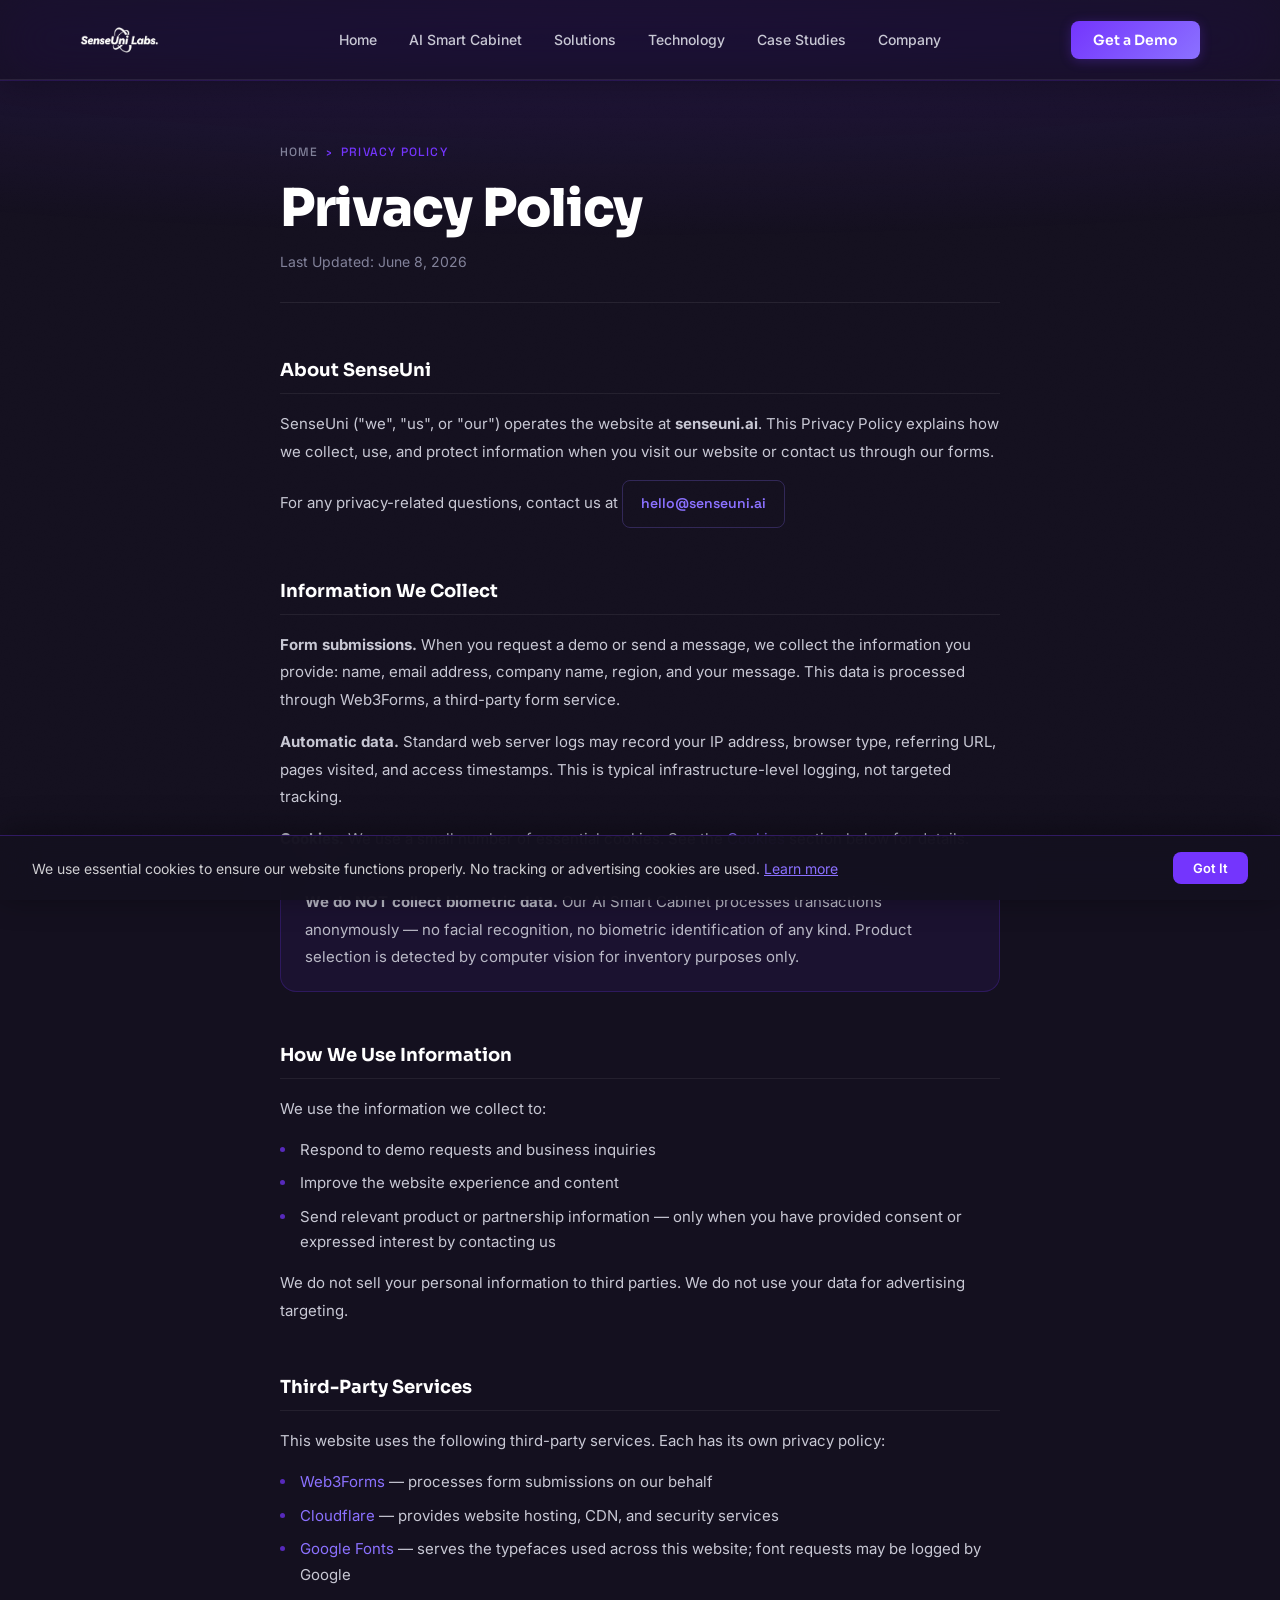
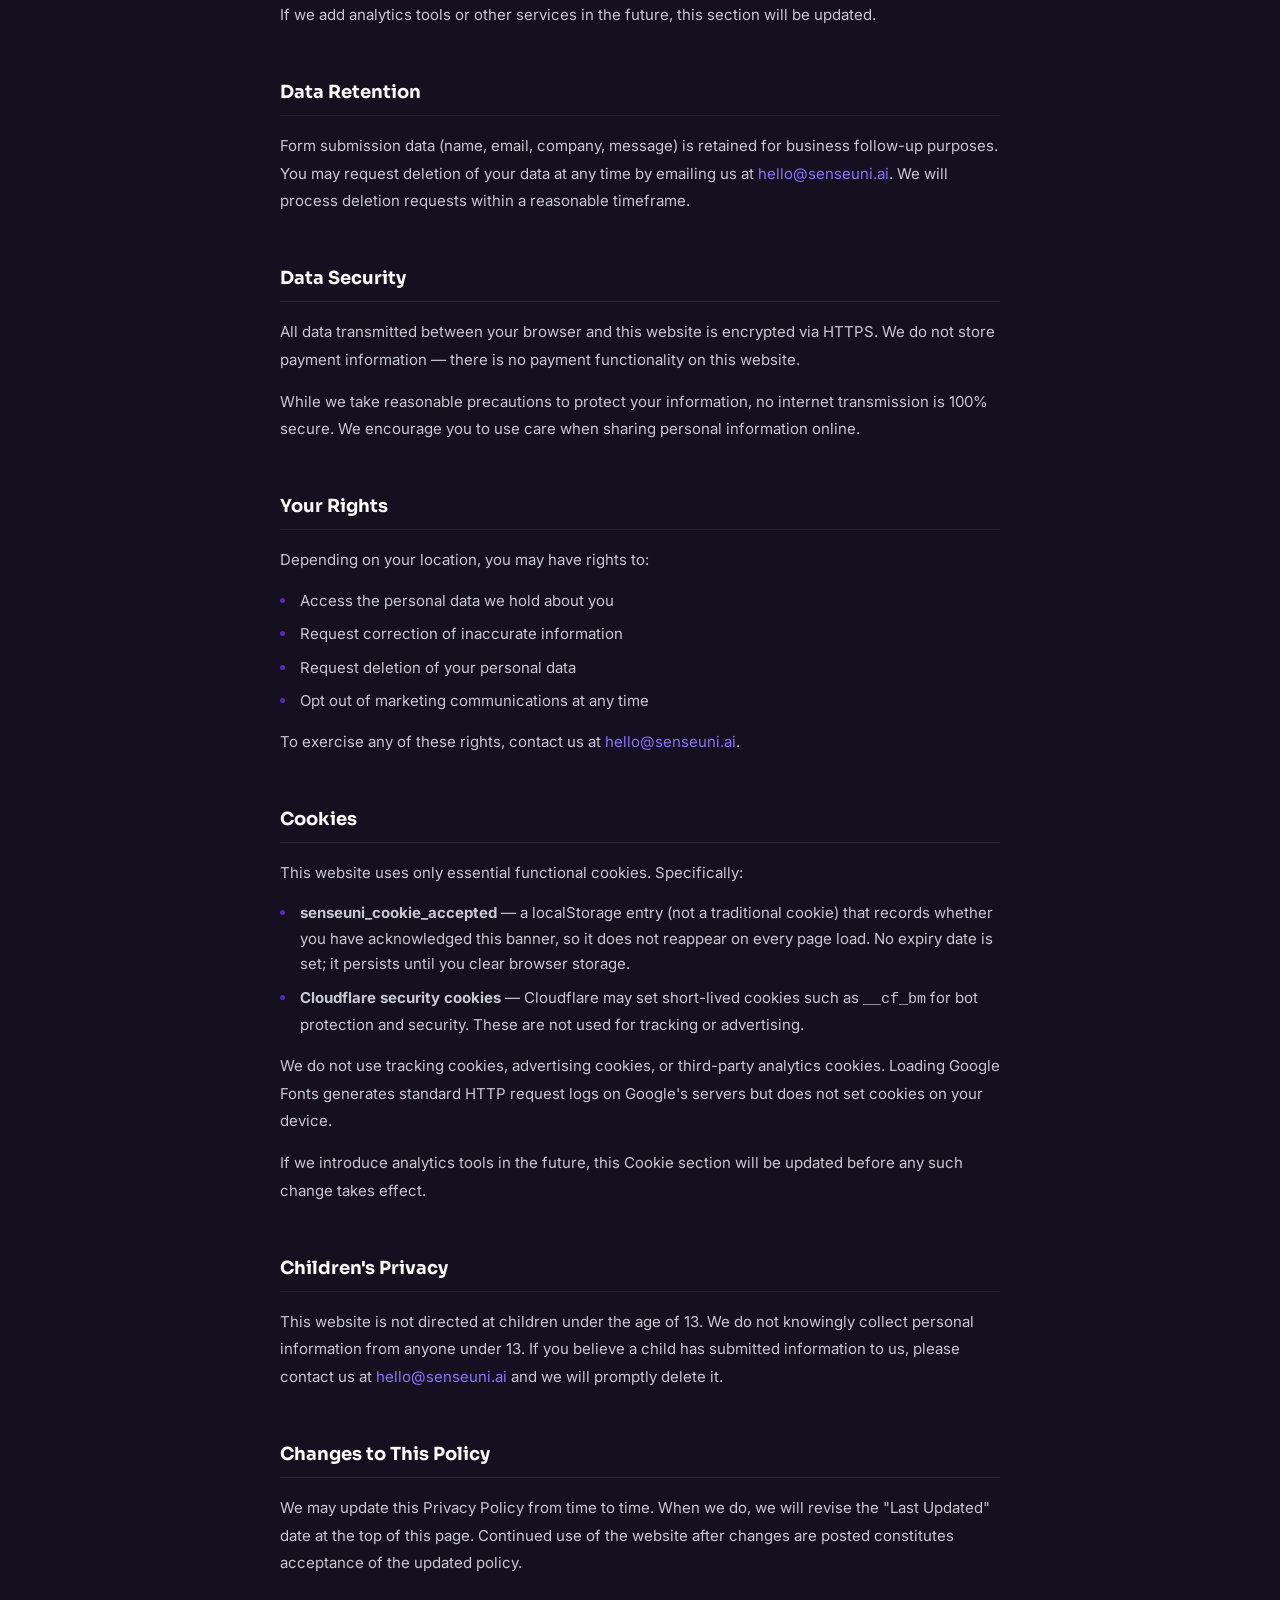
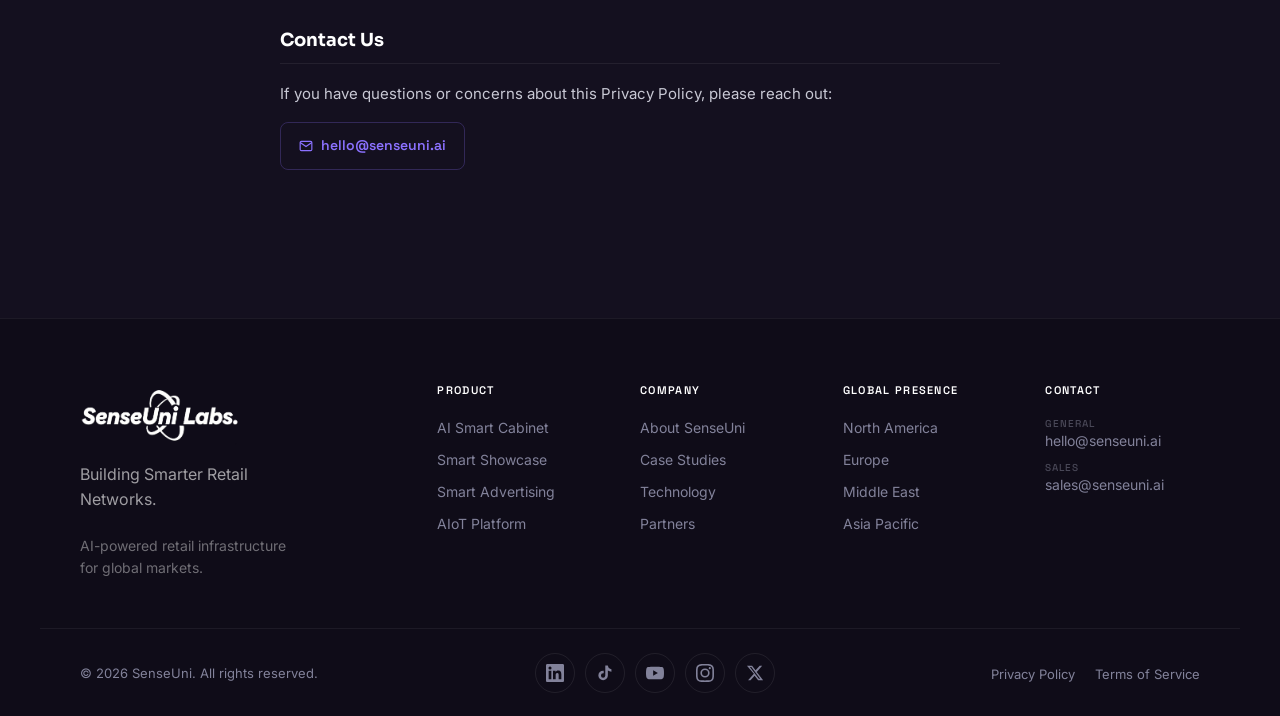
<file: privacy-policy.html>
﻿<!DOCTYPE html>
<html lang="en">
<head>
  <meta charset="UTF-8" />
  <meta name="viewport" content="width=device-width, initial-scale=1.0" />
  <meta name="description" content="Privacy Policy for SenseUni — how we collect, use, and protect your information." />

  <link rel="canonical" href="https://senseuni-website.pages.dev/privacy-policy.html" />
  <meta property="og:type" content="website" />
  <meta property="og:site_name" content="SenseUni" />
  <meta property="og:title" content="Privacy Policy — SenseUni" />
  <meta property="og:description" content="Privacy Policy for SenseUni — how we collect, use, and protect your information." />
  <meta property="og:url" content="https://senseuni-website.pages.dev/privacy-policy.html" />
  <meta property="og:image" content="https://senseuni-website.pages.dev/assets/images/senseunihero.webp" />
  <meta name="twitter:card" content="summary_large_image" />
  <meta name="twitter:title" content="Privacy Policy — SenseUni" />
  <meta name="twitter:description" content="Privacy Policy for SenseUni — how we collect, use, and protect your information." />
  <meta name="twitter:image" content="https://senseuni-website.pages.dev/assets/images/senseunihero.webp" />
  <title>Privacy Policy — SenseUni</title>

  <link rel="icon" type="image/webp" href="assets/images/logomini.webp" />
  <link rel="preconnect" href="https://fonts.googleapis.com" />
  <link rel="preconnect" href="https://fonts.gstatic.com" crossorigin />
  <link href="https://fonts.googleapis.com/css2?family=Sora:wght@300;400;500;600;700;800&family=Inter:wght@300;400;500;600&family=Space+Grotesk:wght@400;500;600;700&display=swap" rel="stylesheet" />

  <style>
    /* ═══════════════════════════════════════
       DESIGN TOKENS
    ═══════════════════════════════════════ */
    :root {
      --color-bg:              #14101F;
      --color-bg-footer:       #0F0C18;
      --color-brand:           #2C2069;
      --color-accent:          #7435FD;
      --color-highlight:       #8B71FF;
      --color-cyan:            #5EEBFF;

      --color-nav-bg:          rgba(20, 16, 31, 0.55);
      --color-nav-bg-scrolled: rgba(20, 16, 31, 0.72);
      --color-nav-border:      rgba(255, 255, 255, 0.08);
      --color-footer-border:   rgba(255, 255, 255, 0.06);

      --color-border:          rgba(255, 255, 255, 0.10);
      --color-surface:         rgba(255, 255, 255, 0.04);

      --color-text-primary:    #FFFFFF;
      --color-text-secondary:  #C8C8D4;
      --color-text-muted:      #82829A;

      --gradient-btn:  linear-gradient(135deg, var(--color-accent), var(--color-highlight));

      --font-heading: 'Sora', sans-serif;
      --font-body:    'Inter', sans-serif;
      --font-data:    'Space Grotesk', sans-serif;

      --radius-sm: 8px;
      --radius-md: 16px;

      --nav-height: 80px;

      --ease-out:        cubic-bezier(0.22, 1, 0.36, 1);
      --transition-base: 0.3s;
      --transition-slow: 0.5s;
    }

    /* ═══════════════════════════════════════
       RESET & LAYOUT
    ═══════════════════════════════════════ */
    *, *::before, *::after { box-sizing: border-box; margin: 0; padding: 0; }

    html {
      scroll-behavior: smooth;
      scrollbar-width: thin;
      scrollbar-color: var(--color-highlight) rgba(20, 16, 31, 0.4);
    }

    ::-webkit-scrollbar        { width: 6px; }
    ::-webkit-scrollbar-track  { background: rgba(20, 16, 31, 0.4); }
    ::-webkit-scrollbar-thumb  {
      background: linear-gradient(to bottom, var(--color-accent), var(--color-highlight));
      border-radius: 3px;
    }

    body {
      display: flex;
      flex-direction: column;
      min-height: 100vh;
      background-color: var(--color-bg);
      color: var(--color-text-primary);
      font-family: var(--font-body);
      overflow-x: hidden;
    }

    a { text-decoration: none; }

    /* ── Ambient glow ── */
    body::before {
      content: '';
      position: fixed;
      top: 0; left: 0; right: 0;
      height: 60vh;
      background: radial-gradient(
        ellipse 160% 65% at 50% -8%,
        rgba(116, 53, 253, 0.18) 0%,
        rgba(116, 53, 253, 0.06) 55%,
        transparent 80%
      );
      pointer-events: none;
      z-index: 0;
    }

    .grain-overlay {
      position: fixed; inset: 0;
      background-image: url("data:image/svg+xml,%3Csvg xmlns='http://www.w3.org/2000/svg' width='200' height='200'%3E%3Cfilter id='n'%3E%3CfeTurbulence type='fractalNoise' baseFrequency='0.85' numOctaves='4' stitchTiles='stitch'/%3E%3CfeColorMatrix type='saturate' values='0'/%3E%3C/filter%3E%3Crect width='200' height='200' filter='url(%23n)'/%3E%3C/svg%3E");
      background-repeat: repeat;
      background-size: 200px 200px;
      opacity: 0.035;
      mix-blend-mode: overlay;
      pointer-events: none;
      z-index: 2;
    }

    @keyframes navSlideDown {
      from { opacity: 0; transform: translateY(-8px); }
      to   { opacity: 1; transform: translateY(0); }
    }

    /* ═══════════════════════════════════════
       NAVIGATION
    ═══════════════════════════════════════ */
    .nav {
      position: fixed;
      top: 0; left: 0; right: 0;
      z-index: 1000;
      height: var(--nav-height);
      background: var(--color-nav-bg);
      backdrop-filter: blur(28px) saturate(160%);
      -webkit-backdrop-filter: blur(28px) saturate(160%);
      border-bottom: 1px solid var(--color-nav-border);
      box-shadow: 0 1px 0 0 rgba(116, 53, 253, 0.18), 0 4px 32px rgba(0,0,0,0.30);
      transition: background 0.4s var(--ease-out), border-color 0.4s var(--ease-out);
      animation: navSlideDown 0.7s var(--ease-out) both;
    }
    .nav.is-scrolled { background: var(--color-nav-bg-scrolled); border-bottom-color: rgba(255,255,255,0.12); }
    .nav.is-hidden   { transform: translateY(-100%); pointer-events: none; transition: transform 0.4s var(--ease-out), background 0.4s var(--ease-out); }

    .nav__inner {
      max-width: 1200px; margin: 0 auto; padding: 0 40px;
      height: 100%; display: flex; align-items: center; position: relative;
    }

    .nav__logo { display: flex; align-items: center; gap: 10px; flex-shrink: 0; }

    .nav__links {
      display: flex; align-items: center; gap: 6px; list-style: none;
      position: absolute; left: 50%; transform: translateX(-50%); z-index: 1;
    }

    .nav__link {
      position: relative; display: inline-block; padding: 6px 13px;
      font-family: var(--font-body); font-size: 14px; font-weight: 500;
      color: var(--color-text-secondary); border-radius: var(--radius-sm);
      transition: color var(--transition-base) var(--ease-out), background var(--transition-base) var(--ease-out);
      white-space: nowrap;
    }
    .nav__link::after {
      content: ''; position: absolute; bottom: 0; left: 13px; right: 13px;
      height: 1.5px; background: var(--gradient-btn); border-radius: 2px;
      transform: scaleX(0); transform-origin: center;
      transition: transform var(--transition-base) var(--ease-out);
    }
    .nav__link:hover               { color: var(--color-text-primary); background: rgba(255,255,255,0.05); }
    .nav__link:hover::after        { transform: scaleX(1); }
    .nav__link.is-active           { color: var(--color-text-primary); }
    .nav__link.is-active::after    { transform: scaleX(1); }

    .nav__cta { flex-shrink: 0; margin-left: auto; }

    .btn--primary {
      display: inline-flex; align-items: center; gap: 6px;
      padding: 10px 22px; border-radius: var(--radius-sm);
      font-family: var(--font-heading); font-size: 14px; font-weight: 600;
      color: var(--color-text-primary); background: var(--gradient-btn);
      border: none; cursor: pointer;
      box-shadow: 0 2px 12px rgba(116,53,253,0.28);
      transition: transform var(--transition-base) var(--ease-out), box-shadow var(--transition-base) var(--ease-out);
      white-space: nowrap; position: relative; overflow: hidden;
    }
    .btn--primary::before {
      content: ''; position: absolute; inset: 0;
      background: linear-gradient(135deg, rgba(255,255,255,0.14) 0%, transparent 55%);
      opacity: 0; transition: opacity var(--transition-base) var(--ease-out);
    }
    .btn--primary:hover         { transform: translateY(-2px); box-shadow: 0 0 20px rgba(116,53,253,0.55), 0 6px 24px rgba(116,53,253,0.32); }
    .btn--primary:hover::before { opacity: 1; }

    /* Hamburger */
    .nav__hamburger {
      display: none; flex-direction: column; justify-content: center; gap: 5px;
      width: 36px; height: 36px; padding: 6px; background: none; border: none;
      cursor: pointer; margin-left: auto; border-radius: var(--radius-sm);
      transition: background var(--transition-base) var(--ease-out);
    }
    .nav__hamburger:hover { background: rgba(255,255,255,0.06); }
    .nav__hamburger-line {
      display: block; width: 100%; height: 1.5px;
      background: var(--color-text-secondary); border-radius: 2px;
      transform-origin: center;
      transition: transform var(--transition-base) var(--ease-out), opacity var(--transition-base) var(--ease-out);
    }
    .nav.is-open .nav__hamburger-line:nth-child(1) { transform: translateY(6.5px) rotate(45deg); }
    .nav.is-open .nav__hamburger-line:nth-child(2) { opacity: 0; transform: scaleX(0); }
    .nav.is-open .nav__hamburger-line:nth-child(3) { transform: translateY(-6.5px) rotate(-45deg); }

    /* Mobile drawer */
    .nav__drawer {
      display: none; position: fixed;
      top: var(--nav-height); left: 0; right: 0;
      background: rgba(15, 12, 24, 0.97);
      backdrop-filter: blur(24px); -webkit-backdrop-filter: blur(24px);
      border-bottom: 1px solid var(--color-nav-border);
      padding: 16px 24px 24px;
      transform: translateY(-8px); opacity: 0; pointer-events: none;
      transition: transform var(--transition-slow) var(--ease-out), opacity var(--transition-slow) var(--ease-out);
      z-index: 999;
    }
    .nav__drawer.is-open { transform: translateY(0); opacity: 1; pointer-events: all; }
    .nav__drawer-links   { list-style: none; display: flex; flex-direction: column; gap: 2px; }
    .nav__drawer-link {
      display: block; padding: 12px 8px;
      font-family: var(--font-body); font-size: 15px; font-weight: 500;
      color: var(--color-text-secondary);
      border-bottom: 1px solid rgba(255,255,255,0.05);
      transition: color var(--transition-base) var(--ease-out);
    }
    .nav__drawer-link:hover { color: var(--color-text-primary); }
    .nav__drawer-cta        { margin-top: 20px; width: 100%; justify-content: center; }

    @media (max-width: 900px) {
      .nav__links { display: none; }
      .nav__cta   { display: none; }
      .nav__hamburger { display: flex; }
      .nav__drawer    { display: block; }
    }
    @media (max-width: 480px) { .nav__inner { padding: 0 20px; } }

    /* ═══════════════════════════════════════
       LEGAL PAGE LAYOUT
    ═══════════════════════════════════════ */
    main {
      flex: 1 0 auto;
      position: relative;
      z-index: 3;
    }

    .legal-wrap {
      max-width: 800px;
      margin: 0 auto;
      padding: calc(var(--nav-height) + 64px) 40px 96px;
    }

    @media (max-width: 640px) {
      .legal-wrap { padding: calc(var(--nav-height) + 40px) 20px 64px; }
    }

    /* ── Page header ── */
    .legal-header {
      margin-bottom: 56px;
      padding-bottom: 32px;
      border-bottom: 1px solid rgba(255, 255, 255, 0.08);
    }

    .legal-breadcrumb {
      font-family: var(--font-data);
      font-size: 12px;
      font-weight: 500;
      letter-spacing: 0.10em;
      text-transform: uppercase;
      color: var(--color-accent);
      margin-bottom: 20px;
      display: flex;
      align-items: center;
      gap: 8px;
    }

    .legal-breadcrumb a {
      color: var(--color-text-muted);
      transition: color var(--transition-base) var(--ease-out);
    }
    .legal-breadcrumb a:hover { color: var(--color-text-secondary); }

    .legal-title {
      font-family: var(--font-heading);
      font-size: clamp(32px, 5vw, 52px);
      font-weight: 800;
      letter-spacing: -0.02em;
      line-height: 1.1;
      color: var(--color-text-primary);
      margin-bottom: 16px;
    }

    .legal-meta {
      font-family: var(--font-body);
      font-size: 14px;
      color: var(--color-text-muted);
    }

    /* ── Sections ── */
    .legal-section {
      margin-bottom: 52px;
    }

    .legal-section h2 {
      font-family: var(--font-heading);
      font-size: 18px;
      font-weight: 700;
      color: var(--color-text-primary);
      margin-bottom: 16px;
      padding-bottom: 12px;
      border-bottom: 1px solid rgba(255, 255, 255, 0.07);
    }

    .legal-section p {
      font-family: var(--font-body);
      font-size: 15px;
      line-height: 1.85;
      color: var(--color-text-secondary);
      margin-bottom: 14px;
    }

    .legal-section p:last-child { margin-bottom: 0; }

    .legal-section ul {
      list-style: none;
      margin-bottom: 14px;
      display: flex;
      flex-direction: column;
      gap: 8px;
    }

    .legal-section li {
      font-family: var(--font-body);
      font-size: 15px;
      line-height: 1.7;
      color: var(--color-text-secondary);
      padding-left: 20px;
      position: relative;
    }

    .legal-section li::before {
      content: '';
      position: absolute;
      left: 0;
      top: 10px;
      width: 5px;
      height: 5px;
      border-radius: 50%;
      background: var(--color-accent);
      opacity: 0.7;
    }

    .legal-section a {
      color: var(--color-highlight);
      transition: color var(--transition-base) var(--ease-out);
    }
    .legal-section a:hover { color: var(--color-text-primary); }

    /* ── Notice card ── */
    .legal-notice {
      background: rgba(116, 53, 253, 0.08);
      border: 1px solid rgba(116, 53, 253, 0.22);
      border-radius: var(--radius-md);
      padding: 20px 24px;
      margin-bottom: 14px;
    }

    .legal-notice p {
      color: rgba(200, 200, 212, 0.92);
      margin-bottom: 0;
    }

    /* ── Contact highlight ── */
    .legal-contact {
      display: inline-flex;
      align-items: center;
      gap: 8px;
      font-family: var(--font-data);
      font-size: 14px;
      font-weight: 600;
      color: var(--color-highlight);
      padding: 10px 18px;
      border: 1px solid rgba(139, 113, 255, 0.25);
      border-radius: var(--radius-sm);
      transition: border-color var(--transition-base) var(--ease-out), background var(--transition-base) var(--ease-out);
    }
    .legal-contact:hover {
      border-color: rgba(139, 113, 255, 0.5);
      background: rgba(139, 113, 255, 0.06);
    }

    /* ═══════════════════════════════════════
       FOOTER
    ═══════════════════════════════════════ */
    .footer {
      position: relative; z-index: 3;
      background: var(--color-bg-footer);
      border-top: 1px solid var(--color-footer-border);
    }

    .footer__main {
      display: grid;
      grid-template-columns: 2fr 1fr 1fr 1fr 1fr;
      gap: 48px;
      max-width: 1200px; margin: 0 auto;
      padding: 64px 40px 48px;
      opacity: 0; transform: translateY(24px);
      transition: opacity 0.7s var(--ease-out), transform 0.7s var(--ease-out);
    }
    .footer__main > * { opacity: 0; transform: translateY(20px); transition: opacity 0.6s var(--ease-out), transform 0.6s var(--ease-out); }
    .footer__main.is-visible > *:nth-child(1) { opacity: 1; transform: none; transition-delay: 0s;    }
    .footer__main.is-visible > *:nth-child(2) { opacity: 1; transform: none; transition-delay: 0.08s; }
    .footer__main.is-visible > *:nth-child(3) { opacity: 1; transform: none; transition-delay: 0.16s; }
    .footer__main.is-visible > *:nth-child(4) { opacity: 1; transform: none; transition-delay: 0.24s; }
    .footer__main.is-visible > *:nth-child(5) { opacity: 1; transform: none; transition-delay: 0.32s; }
    .footer__main.is-visible { opacity: 1; transform: none; }

    .footer__logo-col { display: flex; flex-direction: column; gap: 14px; }

    .footer__tagline { font-family: var(--font-body); font-size: 16px; color: rgba(255, 255, 255, 0.6); line-height: 1.6; max-width: 220px; }

    .footer__col-title { font-family: var(--font-data); font-size: 11px; font-weight: 600; letter-spacing: 0.12em; text-transform: uppercase; color: var(--color-text-primary); margin-bottom: 20px; }
    .footer__col-links { list-style: none; display: flex; flex-direction: column; gap: 12px; }
    .footer__col-link  { font-family: var(--font-body); font-size: 14px; color: var(--color-text-muted); transition: color var(--transition-base) var(--ease-out); }
    .footer__col-link:hover { color: var(--color-text-secondary); }
    .footer__contact-item  { display: flex; flex-direction: column; gap: 2px; }
    .footer__contact-label { font-family: var(--font-data); font-size: 10px; font-weight: 500; letter-spacing: 0.10em; text-transform: uppercase; color: rgba(122,122,140,0.55); }


    .footer__position-line {
      font-family: var(--font-body);
      font-size: 14px;
      color: rgba(255, 255, 255, 0.4);
      line-height: 1.6;
      max-width: 220px;
      margin-top: 8px;
    }
    .footer__bottom {
      border-top: 1px solid var(--color-footer-border);
      max-width: 1200px; margin: 0 auto;
      padding: 24px 40px;
      display: flex; align-items: center; justify-content: space-between; gap: 24px;
      flex-wrap: wrap;
    }

    .footer__copy       { font-family: var(--font-body); font-size: 13px; color: var(--color-text-muted); }
    .footer__social     { display: flex; align-items: center; gap: 10px; list-style: none; }
    .footer__social-link {
      width: 40px; height: 40px; border-radius: 50%;
      display: flex; align-items: center; justify-content: center;
      color: var(--color-text-muted);
      border: 1px solid rgba(255,255,255,0.08);
      transition: color var(--transition-base) var(--ease-out), border-color var(--transition-base) var(--ease-out);
    }
    .footer__social-link:hover { color: var(--color-highlight); border-color: var(--color-highlight); }
    .footer__legal      { display: flex; align-items: center; gap: 20px; list-style: none; }
    .footer__legal-link { font-family: var(--font-body); font-size: 13px; color: var(--color-text-muted); transition: color var(--transition-base) var(--ease-out); }
    .footer__legal-link:hover { color: var(--color-text-secondary); }

    @media (max-width: 1024px) { .footer__main { grid-template-columns: 2fr 1fr 1fr; } }
    @media (max-width: 640px)  {
      .footer__main { grid-template-columns: 1fr 1fr; padding: 40px 20px 32px; gap: 32px; }
      .footer__bottom { flex-direction: column; align-items: flex-start; gap: 16px; padding: 20px; }
    }
    @media (max-width: 440px)  { .footer__main { grid-template-columns: 1fr; } }

    /* ═══════════════════════════════════════
       BACK TO TOP
    ═══════════════════════════════════════ */
    .back-to-top {
      position: fixed; bottom: 32px; right: 32px;
      width: 44px; height: 44px; border-radius: 50%;
      background: rgba(116, 53, 253, 0.20);
      border: 1px solid rgba(116, 53, 253, 0.35);
      color: var(--color-text-secondary); cursor: pointer;
      display: flex; align-items: center; justify-content: center;
      opacity: 0; transform: translateY(12px); pointer-events: none;
      transition: opacity 0.3s var(--ease-out), transform 0.3s var(--ease-out), background 0.3s var(--ease-out);
      z-index: 800;
    }
    .back-to-top.is-visible { opacity: 1; transform: none; pointer-events: auto; }
    .back-to-top:hover      { background: rgba(116, 53, 253, 0.40); color: #fff; }

    /* ═══════════════════════════════════════
       COOKIE BANNER
    ═══════════════════════════════════════ */
    .cookie-banner {
      display: none;
      position: fixed; bottom: 0; left: 0; right: 0;
      z-index: 9999;
      align-items: center; justify-content: space-between; gap: 16px;
      padding: 16px 32px;
      background: rgba(20, 16, 31, 0.94);
      backdrop-filter: blur(20px); -webkit-backdrop-filter: blur(20px);
      border-top: 1px solid rgba(116, 53, 253, 0.3);
      box-shadow: 0 -4px 32px rgba(0, 0, 0, 0.4);
      transform: translateY(100%);
      transition: transform 0.4s var(--ease-out);
    }
    .cookie-banner.is-visible { transform: translateY(0); }
    .cookie-banner p {
      font-family: var(--font-body); font-size: 14px;
      color: rgba(255,255,255,0.80); line-height: 1.5; flex: 1;
    }
    .cookie-banner a { color: var(--color-highlight); text-decoration: underline; }
    .cookie-accept-btn {
      flex-shrink: 0; padding: 8px 20px; border-radius: var(--radius-sm);
      background: var(--color-accent); color: var(--color-text-primary);
      font-family: var(--font-body); font-size: 13px; font-weight: 600;
      border: none; cursor: pointer; white-space: nowrap;
      transition: background var(--transition-base) var(--ease-out), transform var(--transition-base) var(--ease-out);
    }
    .cookie-accept-btn:hover { background: var(--color-highlight); transform: translateY(-1px); }
    @media (max-width: 640px) {
      .cookie-banner { flex-direction: column; align-items: flex-start; padding: 16px 20px; }
      .cookie-accept-btn { width: 100%; text-align: center; }
    }
  </style>
  <link rel="stylesheet" href="assets/css/effects.css" />
</head>
<body>

  <div class="grain-overlay" aria-hidden="true"></div>

  <!-- ═══════════════════════════════════════
       NAVIGATION
  ═══════════════════════════════════════ -->
  <nav class="nav" id="nav" role="navigation" aria-label="Main navigation">
    <div class="nav__inner">

      <a href="index.html" class="nav__logo" aria-label="SenseUni home">
        <img src="assets/images/logo.webp" alt="SenseUni" height="32" width="auto" style="display:block;" />
      </a>

      <ul class="nav__links" role="list">
        <li><a href="index.html"            class="nav__link">Home</a></li>
        <li><a href="ai-smart-cabinet.html" class="nav__link">AI Smart Cabinet</a></li>
        <li><a href="solutions.html"        class="nav__link">Solutions</a></li>
        <li><a href="technology.html"       class="nav__link">Technology</a></li>
        <li><a href="case-studies.html"     class="nav__link">Case Studies</a></li>
        <li><a href="company.html"          class="nav__link">Company</a></li>
      </ul>

      <div class="nav__cta">
        <a href="get-a-demo.html" class="btn--primary">Get a Demo</a>
      </div>

      <button class="nav__hamburger" id="nav-hamburger"
              aria-label="Toggle navigation menu"
              aria-expanded="false" aria-controls="nav-drawer">
        <span class="nav__hamburger-line"></span>
        <span class="nav__hamburger-line"></span>
        <span class="nav__hamburger-line"></span>
      </button>

    </div>
  </nav>

  <div class="nav__drawer" id="nav-drawer" aria-hidden="true">
    <ul class="nav__drawer-links" role="list">
      <li><a href="index.html"            class="nav__drawer-link">Home</a></li>
      <li><a href="ai-smart-cabinet.html" class="nav__drawer-link">AI Smart Cabinet</a></li>
      <li><a href="solutions.html"        class="nav__drawer-link">Solutions</a></li>
      <li><a href="technology.html"       class="nav__drawer-link">Technology</a></li>
      <li><a href="case-studies.html"     class="nav__drawer-link">Case Studies</a></li>
      <li><a href="company.html"          class="nav__drawer-link">Company</a></li>
    </ul>
    <a href="get-a-demo.html" class="btn--primary nav__drawer-cta">Get a Demo</a>
  </div>


  <!-- ═══════════════════════════════════════
       MAIN CONTENT
  ═══════════════════════════════════════ -->
  <main id="main">
    <div class="legal-wrap">

      <!-- Page header -->
      <header class="legal-header">
        <nav class="legal-breadcrumb" aria-label="Breadcrumb">
          <a href="index.html">Home</a>
          <span aria-hidden="true">›</span>
          <span>Privacy Policy</span>
        </nav>
        <h1 class="legal-title">Privacy Policy</h1>
        <p class="legal-meta">Last Updated: June 8, 2026</p>
      </header>

      <!-- ── 1. Company Identity ── -->
      <section class="legal-section">
        <h2>About SenseUni</h2>
        <p>
          SenseUni ("we", "us", or "our") operates the website at <strong>senseuni.ai</strong>.
          This Privacy Policy explains how we collect, use, and protect information when you
          visit our website or contact us through our forms.
        </p>
        <p>
          For any privacy-related questions, contact us at
          <a href="mailto:hello@senseuni.ai" class="legal-contact">hello@senseuni.ai</a>
        </p>
      </section>

      <!-- ── 2. Information We Collect ── -->
      <section class="legal-section">
        <h2>Information We Collect</h2>
        <p><strong>Form submissions.</strong> When you request a demo or send a message, we collect the
          information you provide: name, email address, company name, region, and your message.
          This data is processed through Web3Forms, a third-party form service.</p>
        <p><strong>Automatic data.</strong> Standard web server logs may record your IP address,
          browser type, referring URL, pages visited, and access timestamps. This is typical
          infrastructure-level logging, not targeted tracking.</p>
        <p><strong>Cookies.</strong> We use a small number of essential cookies. See the
          <a href="#cookies">Cookies</a> section below for details.</p>
        <div class="legal-notice">
          <p><strong>We do NOT collect biometric data.</strong> Our AI Smart Cabinet processes
            transactions anonymously — no facial recognition, no biometric identification of
            any kind. Product selection is detected by computer vision for inventory purposes only.</p>
        </div>
      </section>

      <!-- ── 3. How We Use Information ── -->
      <section class="legal-section">
        <h2>How We Use Information</h2>
        <p>We use the information we collect to:</p>
        <ul>
          <li>Respond to demo requests and business inquiries</li>
          <li>Improve the website experience and content</li>
          <li>Send relevant product or partnership information — only when you have provided
              consent or expressed interest by contacting us</li>
        </ul>
        <p>We do not sell your personal information to third parties. We do not use your data
          for advertising targeting.</p>
      </section>

      <!-- ── 4. Third-Party Services ── -->
      <section class="legal-section">
        <h2>Third-Party Services</h2>
        <p>This website uses the following third-party services. Each has its own privacy policy:</p>
        <ul>
          <li>
            <a href="https://web3forms.com/privacy" target="_blank" rel="noopener noreferrer">Web3Forms</a>
            — processes form submissions on our behalf
          </li>
          <li>
            <a href="https://www.cloudflare.com/privacypolicy/" target="_blank" rel="noopener noreferrer">Cloudflare</a>
            — provides website hosting, CDN, and security services
          </li>
          <li>
            <a href="https://policies.google.com/privacy" target="_blank" rel="noopener noreferrer">Google Fonts</a>
            — serves the typefaces used across this website; font requests may be logged by Google
          </li>
        </ul>
        <p>If we add analytics tools or other services in the future, this section will be updated.</p>
      </section>

      <!-- ── 5. Data Retention ── -->
      <section class="legal-section">
        <h2>Data Retention</h2>
        <p>Form submission data (name, email, company, message) is retained for business follow-up
          purposes. You may request deletion of your data at any time by emailing us at
          <a href="mailto:hello@senseuni.ai">hello@senseuni.ai</a>. We will process deletion
          requests within a reasonable timeframe.</p>
      </section>

      <!-- ── 6. Data Security ── -->
      <section class="legal-section">
        <h2>Data Security</h2>
        <p>All data transmitted between your browser and this website is encrypted via HTTPS.
          We do not store payment information — there is no payment functionality on this website.</p>
        <p>While we take reasonable precautions to protect your information, no internet
          transmission is 100% secure. We encourage you to use care when sharing personal
          information online.</p>
      </section>

      <!-- ── 7. Your Rights ── -->
      <section class="legal-section">
        <h2>Your Rights</h2>
        <p>Depending on your location, you may have rights to:</p>
        <ul>
          <li>Access the personal data we hold about you</li>
          <li>Request correction of inaccurate information</li>
          <li>Request deletion of your personal data</li>
          <li>Opt out of marketing communications at any time</li>
        </ul>
        <p>To exercise any of these rights, contact us at
          <a href="mailto:hello@senseuni.ai">hello@senseuni.ai</a>.
        </p>
      </section>

      <!-- ── 8. Cookies ── -->
      <section class="legal-section" id="cookies">
        <h2>Cookies</h2>
        <p>This website uses only essential functional cookies. Specifically:</p>
        <ul>
          <li>
            <strong>senseuni_cookie_accepted</strong> — a localStorage entry (not a traditional cookie)
            that records whether you have acknowledged this banner, so it does not reappear on
            every page load. No expiry date is set; it persists until you clear browser storage.
          </li>
          <li>
            <strong>Cloudflare security cookies</strong> — Cloudflare may set short-lived cookies
            such as <code>__cf_bm</code> for bot protection and security. These are not used
            for tracking or advertising.
          </li>
        </ul>
        <p>We do not use tracking cookies, advertising cookies, or third-party analytics cookies.
          Loading Google Fonts generates standard HTTP request logs on Google's servers but does
          not set cookies on your device.</p>
        <p>If we introduce analytics tools in the future, this Cookie section will be updated before
          any such change takes effect.</p>
      </section>

      <!-- ── 9. Children's Privacy ── -->
      <section class="legal-section">
        <h2>Children's Privacy</h2>
        <p>This website is not directed at children under the age of 13. We do not knowingly
          collect personal information from anyone under 13. If you believe a child has submitted
          information to us, please contact us at
          <a href="mailto:hello@senseuni.ai">hello@senseuni.ai</a> and we will promptly delete it.
        </p>
      </section>

      <!-- ── 10. Changes to This Policy ── -->
      <section class="legal-section">
        <h2>Changes to This Policy</h2>
        <p>We may update this Privacy Policy from time to time. When we do, we will revise the
          "Last Updated" date at the top of this page. Continued use of the website after
          changes are posted constitutes acceptance of the updated policy.</p>
      </section>

      <!-- ── 11. Contact ── -->
      <section class="legal-section">
        <h2>Contact Us</h2>
        <p>If you have questions or concerns about this Privacy Policy, please reach out:</p>
        <p>
          <a href="mailto:hello@senseuni.ai" class="legal-contact">
            <svg width="14" height="14" viewBox="0 0 24 24" fill="none" stroke="currentColor" stroke-width="2" aria-hidden="true"><path d="M4 4h16c1.1 0 2 .9 2 2v12c0 1.1-.9 2-2 2H4c-1.1 0-2-.9-2-2V6c0-1.1.9-2 2-2z"/><polyline points="22,6 12,13 2,6"/></svg>
            hello@senseuni.ai
          </a>
        </p>
      </section>

    </div>
  </main>


  <!-- ═══════════════════════════════════════
       FOOTER
  ═══════════════════════════════════════ -->
  <footer class="footer" role="contentinfo">
    <div class="footer__main" id="footer-main">

      <!-- Column 1 — Logo + tagline -->
      <div class="footer__logo-col">
        <a href="index.html" class="footer__logo" aria-label="SenseUni home">
          <img src="assets/images/logo.webp" alt="SenseUni" style="width:160px;height:auto;display:block;" />
        </a>
        <p class="footer__tagline">Building Smarter Retail Networks.</p>
        <p class="footer__position-line">AI-powered retail infrastructure for global markets.</p>
      </div>

      <!-- Column 2 — Product -->
      <div>
        <p class="footer__col-title">Product</p>
        <ul class="footer__col-links" role="list">
          <li><a href="ai-smart-cabinet.html"      class="footer__col-link">AI Smart Cabinet</a></li>
          <li><a href="solutions.html#showcase"    class="footer__col-link">Smart Showcase</a></li>
          <li><a href="solutions.html#advertising" class="footer__col-link">Smart Advertising</a></li>
          <li><a href="technology.html"            class="footer__col-link">AIoT Platform</a></li>
        </ul>
      </div>

      <!-- Column 3 — Company -->
      <div>
        <p class="footer__col-title">Company</p>
        <ul class="footer__col-links" role="list">
          <li><a href="company.html"          class="footer__col-link">About SenseUni</a></li>
          <li><a href="case-studies.html"     class="footer__col-link">Case Studies</a></li>
          <li><a href="technology.html"       class="footer__col-link">Technology</a></li>
          <li><a href="company.html#global-presence" class="footer__col-link">Partners</a></li>
        </ul>
      </div>

      <!-- Column 4 — Global Presence -->
      <div>
        <p class="footer__col-title">Global Presence</p>
        <ul class="footer__col-links" role="list">
          <li><span class="footer__col-link">North America</span></li>
          <li><span class="footer__col-link">Europe</span></li>
          <li><span class="footer__col-link">Middle East</span></li>
          <li><span class="footer__col-link">Asia Pacific</span></li>
        </ul>
      </div>

      <!-- Column 5 — Contact -->
      <div>
        <p class="footer__col-title">Contact</p>
        <ul class="footer__col-links" role="list">
          <li>
            <div class="footer__contact-item">
              <span class="footer__contact-label">General</span>
              <a href="mailto:hello@senseuni.ai" class="footer__col-link">hello@senseuni.ai</a>
            </div>
          </li>
          <li>
            <div class="footer__contact-item">
              <span class="footer__contact-label">Sales</span>
              <a href="mailto:sales@senseuni.ai" class="footer__col-link">sales@senseuni.ai</a>
            </div>
          </li>
        </ul>
      </div>

    </div>

    <!-- Bottom bar -->
    <div class="footer__bottom">
      <p class="footer__copy">© 2026 SenseUni. All rights reserved.</p>
      <ul class="footer__social" role="list" aria-label="Social media links">
        <li><a href="https://linkedin.com/company/senseuni" class="footer__social-link" aria-label="LinkedIn" target="_blank" rel="noopener noreferrer"><svg width="18" height="18" viewBox="0 0 24 24" fill="currentColor" aria-hidden="true"><path d="M20.447 20.452h-3.554v-5.569c0-1.328-.027-3.037-1.852-3.037-1.853 0-2.136 1.445-2.136 2.939v5.667H9.351V9h3.414v1.561h.046c.477-.9 1.637-1.85 3.37-1.85 3.601 0 4.267 2.37 4.267 5.455v6.286zM5.337 7.433a2.062 2.062 0 0 1-2.063-2.065 2.064 2.064 0 1 1 2.063 2.065zm1.782 13.019H3.555V9h3.564v11.452zM22.225 0H1.771C.792 0 0 .774 0 1.729v20.542C0 23.227.792 24 1.771 24h20.451C23.2 24 24 23.227 24 22.271V1.729C24 .774 23.2 0 22.222 0h.003z"/></svg></a></li>
        <li><a href="https://tiktok.com/@senseuni" class="footer__social-link" aria-label="TikTok" target="_blank" rel="noopener noreferrer"><svg width="18" height="18" viewBox="0 0 24 24" fill="currentColor" aria-hidden="true"><path d="M19.59 6.69a4.83 4.83 0 0 1-3.77-4.25V2h-3.45v13.67a2.89 2.89 0 0 1-2.88 2.5 2.89 2.89 0 0 1-2.89-2.89 2.89 2.89 0 0 1 2.89-2.89c.28 0 .54.04.79.1V9.01a6.27 6.27 0 0 0-.79-.05 6.34 6.34 0 0 0-6.34 6.34 6.34 6.34 0 0 0 6.34 6.34 6.34 6.34 0 0 0 6.33-6.34V8.79a8.18 8.18 0 0 0 4.78 1.52V6.85a4.85 4.85 0 0 1-1-.16z"/></svg></a></li>
        <li><a href="https://youtube.com/@senseuni" class="footer__social-link" aria-label="YouTube" target="_blank" rel="noopener noreferrer"><svg width="18" height="18" viewBox="0 0 24 24" fill="currentColor" aria-hidden="true"><path d="M23.498 6.186a3.016 3.016 0 0 0-2.122-2.136C19.505 3.545 12 3.545 12 3.545s-7.505 0-9.377.505A3.017 3.017 0 0 0 .502 6.186C0 8.07 0 12 0 12s0 3.93.502 5.814a3.016 3.016 0 0 0 2.122 2.136c1.871.505 9.376.505 9.376.505s7.505 0 9.377-.505a3.015 3.015 0 0 0 2.122-2.136C24 15.93 24 12 24 12s0-3.93-.502-5.814zM9.545 15.568V8.432L15.818 12l-6.273 3.568z"/></svg></a></li>
        <li><a href="https://instagram.com/senseuni" class="footer__social-link" aria-label="Instagram" target="_blank" rel="noopener noreferrer"><svg width="18" height="18" viewBox="0 0 24 24" fill="currentColor" aria-hidden="true"><path d="M12 2.163c3.204 0 3.584.012 4.85.07 3.252.148 4.771 1.691 4.919 4.919.058 1.265.069 1.645.069 4.849 0 3.205-.012 3.584-.069 4.849-.149 3.225-1.664 4.771-4.919 4.919-1.266.058-1.644.07-4.85.07-3.204 0-3.584-.012-4.849-.07-3.26-.149-4.771-1.699-4.919-4.92-.058-1.265-.07-1.644-.07-4.849 0-3.204.013-3.583.07-4.849.149-3.227 1.664-4.771 4.919-4.919 1.266-.057 1.645-.069 4.849-.069zM12 0C8.741 0 8.333.014 7.053.072 2.695.272.273 2.69.073 7.052.014 8.333 0 8.741 0 12c0 3.259.014 3.668.072 4.948.2 4.358 2.618 6.78 6.98 6.98C8.333 23.986 8.741 24 12 24c3.259 0 3.668-.014 4.948-.072 4.354-.2 6.782-2.618 6.979-6.98.059-1.28.073-1.689.073-4.948 0-3.259-.014-3.667-.072-4.947-.196-4.354-2.617-6.78-6.979-6.98C15.668.014 15.259 0 12 0zm0 5.838a6.162 6.162 0 1 0 0 12.324 6.162 6.162 0 0 0 0-12.324zM12 16a4 4 0 1 1 0-8 4 4 0 0 1 0 8zm6.406-11.845a1.44 1.44 0 1 0 0 2.881 1.44 1.44 0 0 0 0-2.881z"/></svg></a></li>
        <li><a href="https://x.com/senseuni" class="footer__social-link" aria-label="X (Twitter)" target="_blank" rel="noopener noreferrer"><svg width="18" height="18" viewBox="0 0 24 24" fill="currentColor" aria-hidden="true"><path d="M18.244 2.25h3.308l-7.227 8.26 8.502 11.24H16.17l-4.714-6.231-5.401 6.231H2.743l7.73-8.835L1.254 2.25H8.08l4.713 6.231zm-1.161 17.52h1.833L7.084 4.126H5.117z"/></svg></a></li>
      </ul>
      <ul class="footer__legal" role="list">
        <li><a href="privacy-policy.html" class="footer__legal-link">Privacy Policy</a></li>
        <li><a href="terms-of-service.html" class="footer__legal-link">Terms of Service</a></li>
      </ul>
    </div>

  </footer>


  <!-- Back-to-top -->
  <button class="back-to-top" id="back-to-top" aria-label="Back to top">
    <svg width="20" height="20" viewBox="0 0 24 24" fill="none"
         stroke="currentColor" stroke-width="2"
         stroke-linecap="round" stroke-linejoin="round" aria-hidden="true">
      <polyline points="18 15 12 9 6 15"/>
    </svg>
  </button>

  <!-- Cookie Banner -->
  <div id="cookie-banner" class="cookie-banner" role="dialog" aria-label="Cookie notice">
    <p>We use essential cookies to ensure our website functions properly. No tracking or advertising cookies are used.
      <a href="privacy-policy.html#cookies">Learn more</a>
    </p>
    <button id="cookie-accept" class="cookie-accept-btn">Got It</button>
  </div>


  <!-- ═══════════════════════════════════════
       JAVASCRIPT
  ═══════════════════════════════════════ -->
  <script>
    (() => {
      const nav       = document.getElementById('nav');
      const hamburger = document.getElementById('nav-hamburger');
      const drawer    = document.getElementById('nav-drawer');
      const backToTop = document.getElementById('back-to-top');

      let lastScrollY = 0, ticking = false;
      const HIDE_THRESHOLD = 120, DELTA = 5;

      function onScroll() {
        const y = window.scrollY;
        if (y < HIDE_THRESHOLD) {
          nav.classList.remove('is-hidden');
          nav.classList.toggle('is-scrolled', y > 12);
        } else if (y > lastScrollY + DELTA) {
          nav.classList.add('is-hidden', 'is-scrolled');
        } else if (y < lastScrollY - DELTA) {
          nav.classList.remove('is-hidden');
        }
        if (backToTop) backToTop.classList.toggle('is-visible', y > 400);
        lastScrollY = y; ticking = false;
      }

      window.addEventListener('scroll', () => {
        if (!ticking) { requestAnimationFrame(onScroll); ticking = true; }
      }, { passive: true });

      document.addEventListener('mousemove', (e) => {
        if (e.clientY < 80 && window.scrollY >= HIDE_THRESHOLD) nav.classList.remove('is-hidden');
      });

      nav.addEventListener('animationend', () => { nav.style.animation = 'none'; }, { once: true });
      onScroll();

      const toggleDrawer = (open) => {
        nav.classList.toggle('is-open', open);
        drawer.classList.toggle('is-open', open);
        hamburger.setAttribute('aria-expanded', String(open));
        drawer.setAttribute('aria-hidden', String(!open));
        document.body.style.overflow = open ? 'hidden' : '';
      };

      hamburger.addEventListener('click', () => toggleDrawer(!drawer.classList.contains('is-open')));
      document.addEventListener('click', (e) => {
        if (drawer.classList.contains('is-open') && !nav.contains(e.target) && !drawer.contains(e.target))
          toggleDrawer(false);
      });
      window.addEventListener('resize', () => { if (window.innerWidth > 900) toggleDrawer(false); });
      drawer.querySelectorAll('a').forEach(l => l.addEventListener('click', () => toggleDrawer(false)));

      if (backToTop) backToTop.addEventListener('click', () => window.scrollTo({ top: 0, behavior: 'smooth' }));

      /* Footer entrance */
      const footerCols = document.querySelectorAll('#footer-main > *');
      if ('IntersectionObserver' in window) {
        const obs = new IntersectionObserver((entries) => {
          entries.forEach(e => { if (e.isIntersecting) { e.target.classList.add('is-visible'); obs.unobserve(e.target); } });
        }, { threshold: 0.15 });
        footerCols.forEach(c => obs.observe(c));
      } else {
        footerCols.forEach(c => c.classList.add('is-visible'));
      }

      /* Footer main entrance */
      const footerMain = document.getElementById('footer-main');
      if (footerMain && 'IntersectionObserver' in window) {
        new IntersectionObserver(([e]) => {
          if (e.isIntersecting) footerMain.classList.add('is-visible');
        }, { threshold: 0.1 }).observe(footerMain);
      } else if (footerMain) { footerMain.classList.add('is-visible'); }

      /* Cookie Banner */
      (function() {
        var banner = document.getElementById('cookie-banner');
        var btn    = document.getElementById('cookie-accept');
        if (!banner || !btn) return;
        if (!localStorage.getItem('senseuni_cookie_accepted')) {
          banner.style.display = 'flex';
          requestAnimationFrame(function() {
            requestAnimationFrame(function() { banner.classList.add('is-visible'); });
          });
        }
        btn.addEventListener('click', function() {
          banner.classList.remove('is-visible');
          setTimeout(function() { banner.style.display = 'none'; }, 400);
          localStorage.setItem('senseuni_cookie_accepted', 'true');
        });
      }());
    })();
  </script>

  <script src="assets/js/effects.js" defer></script>
</body>
</html>
</file>
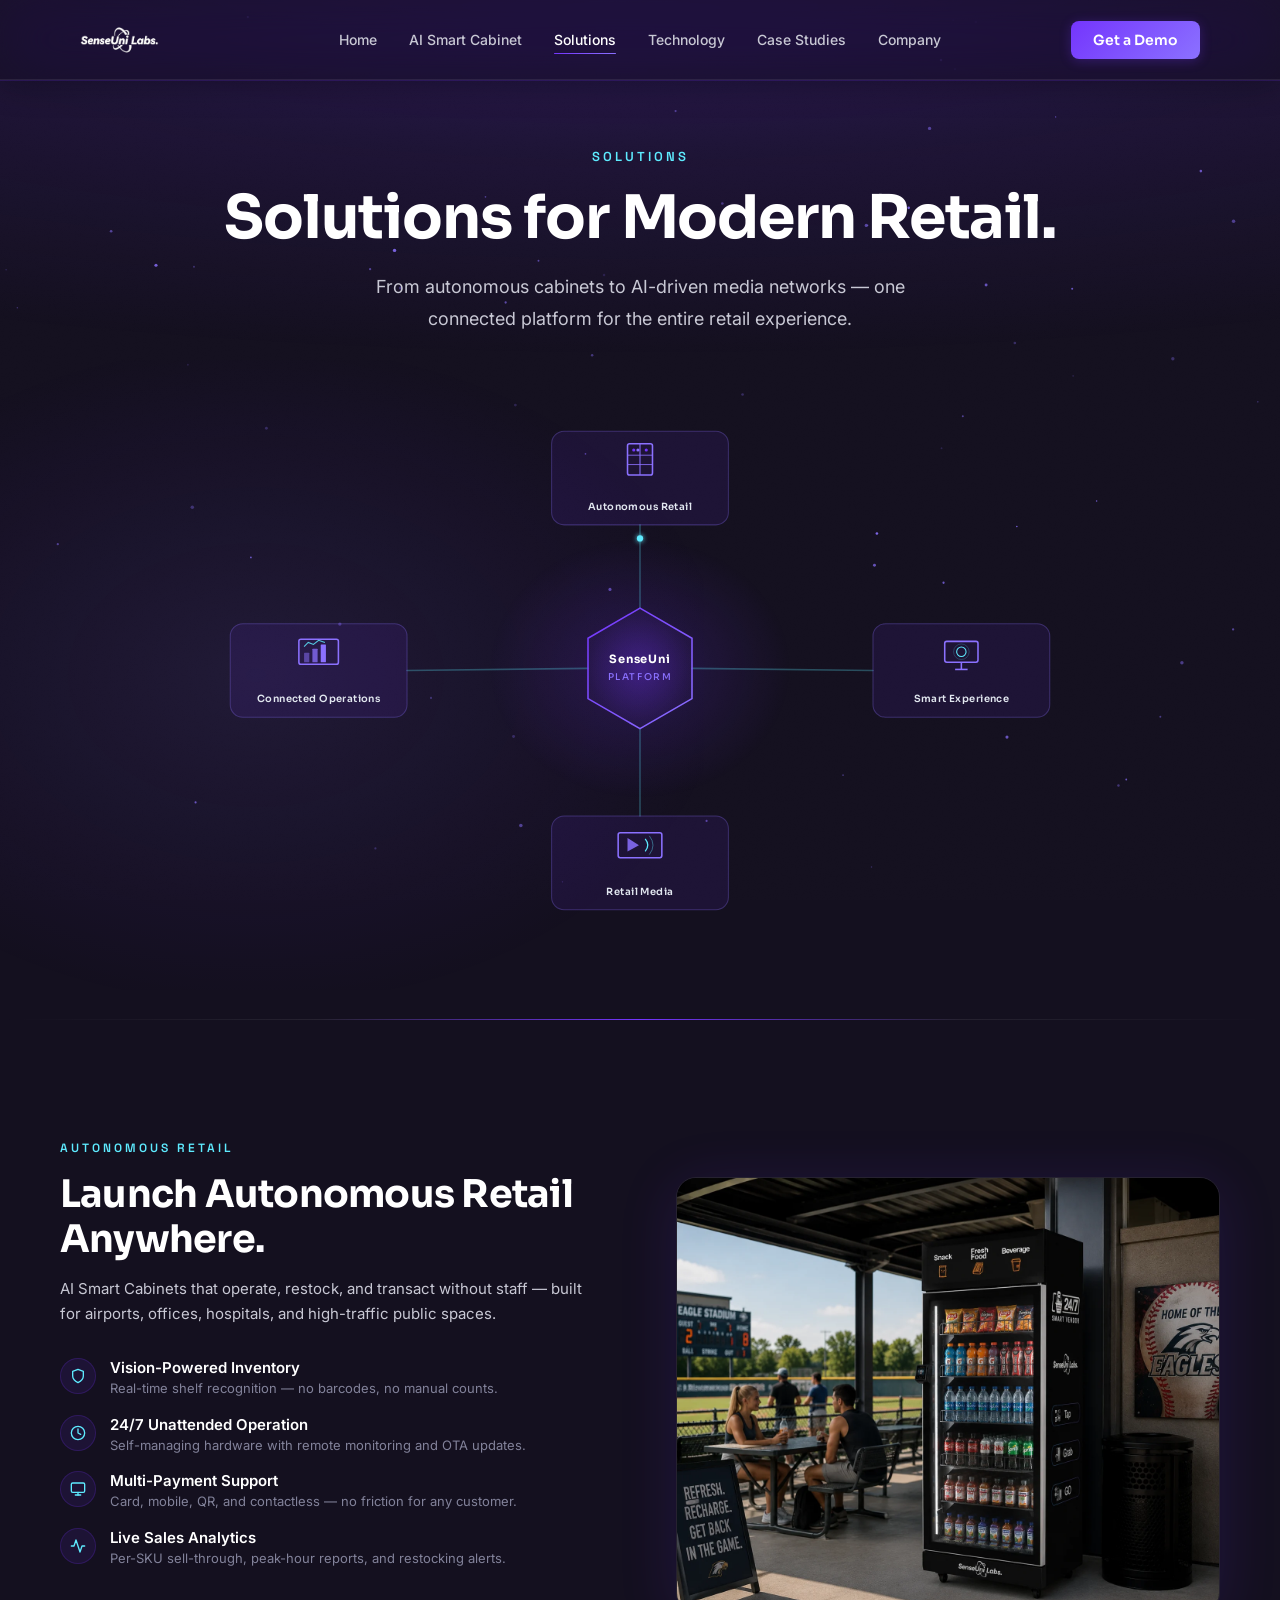
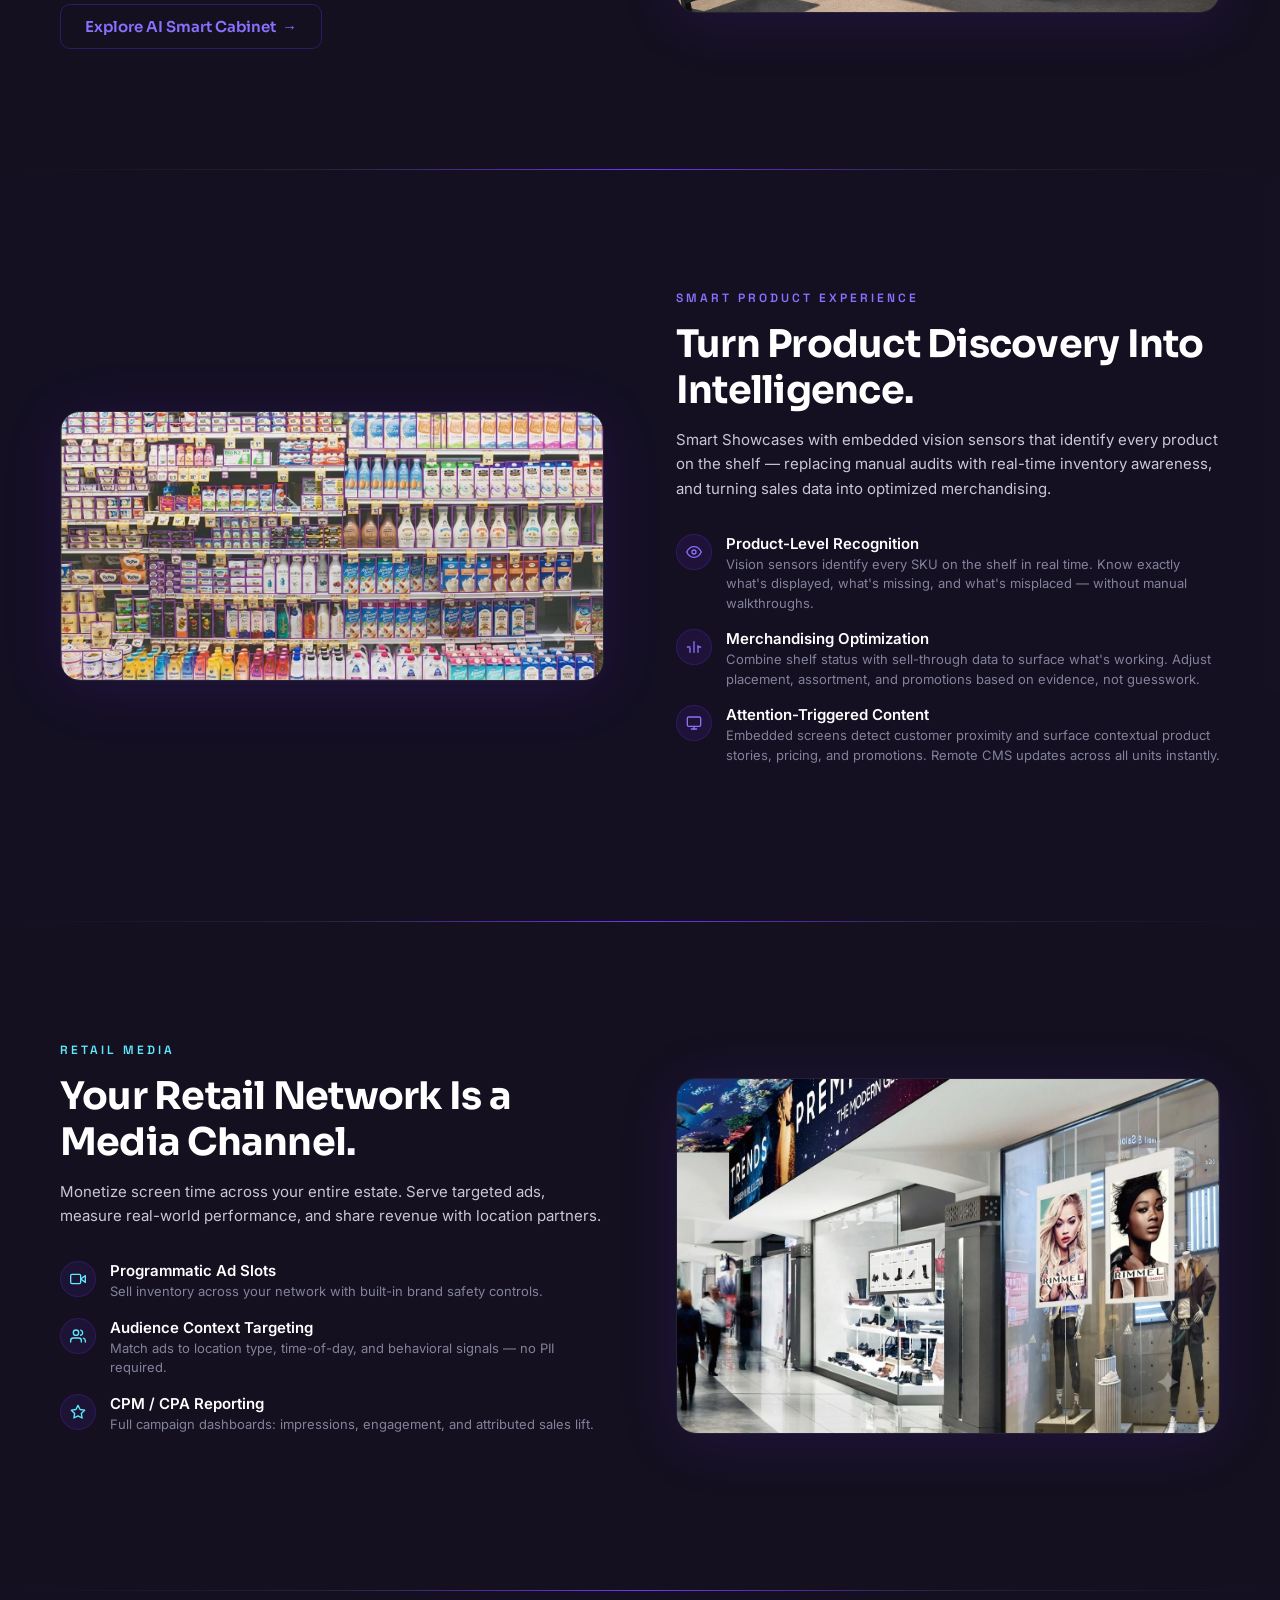
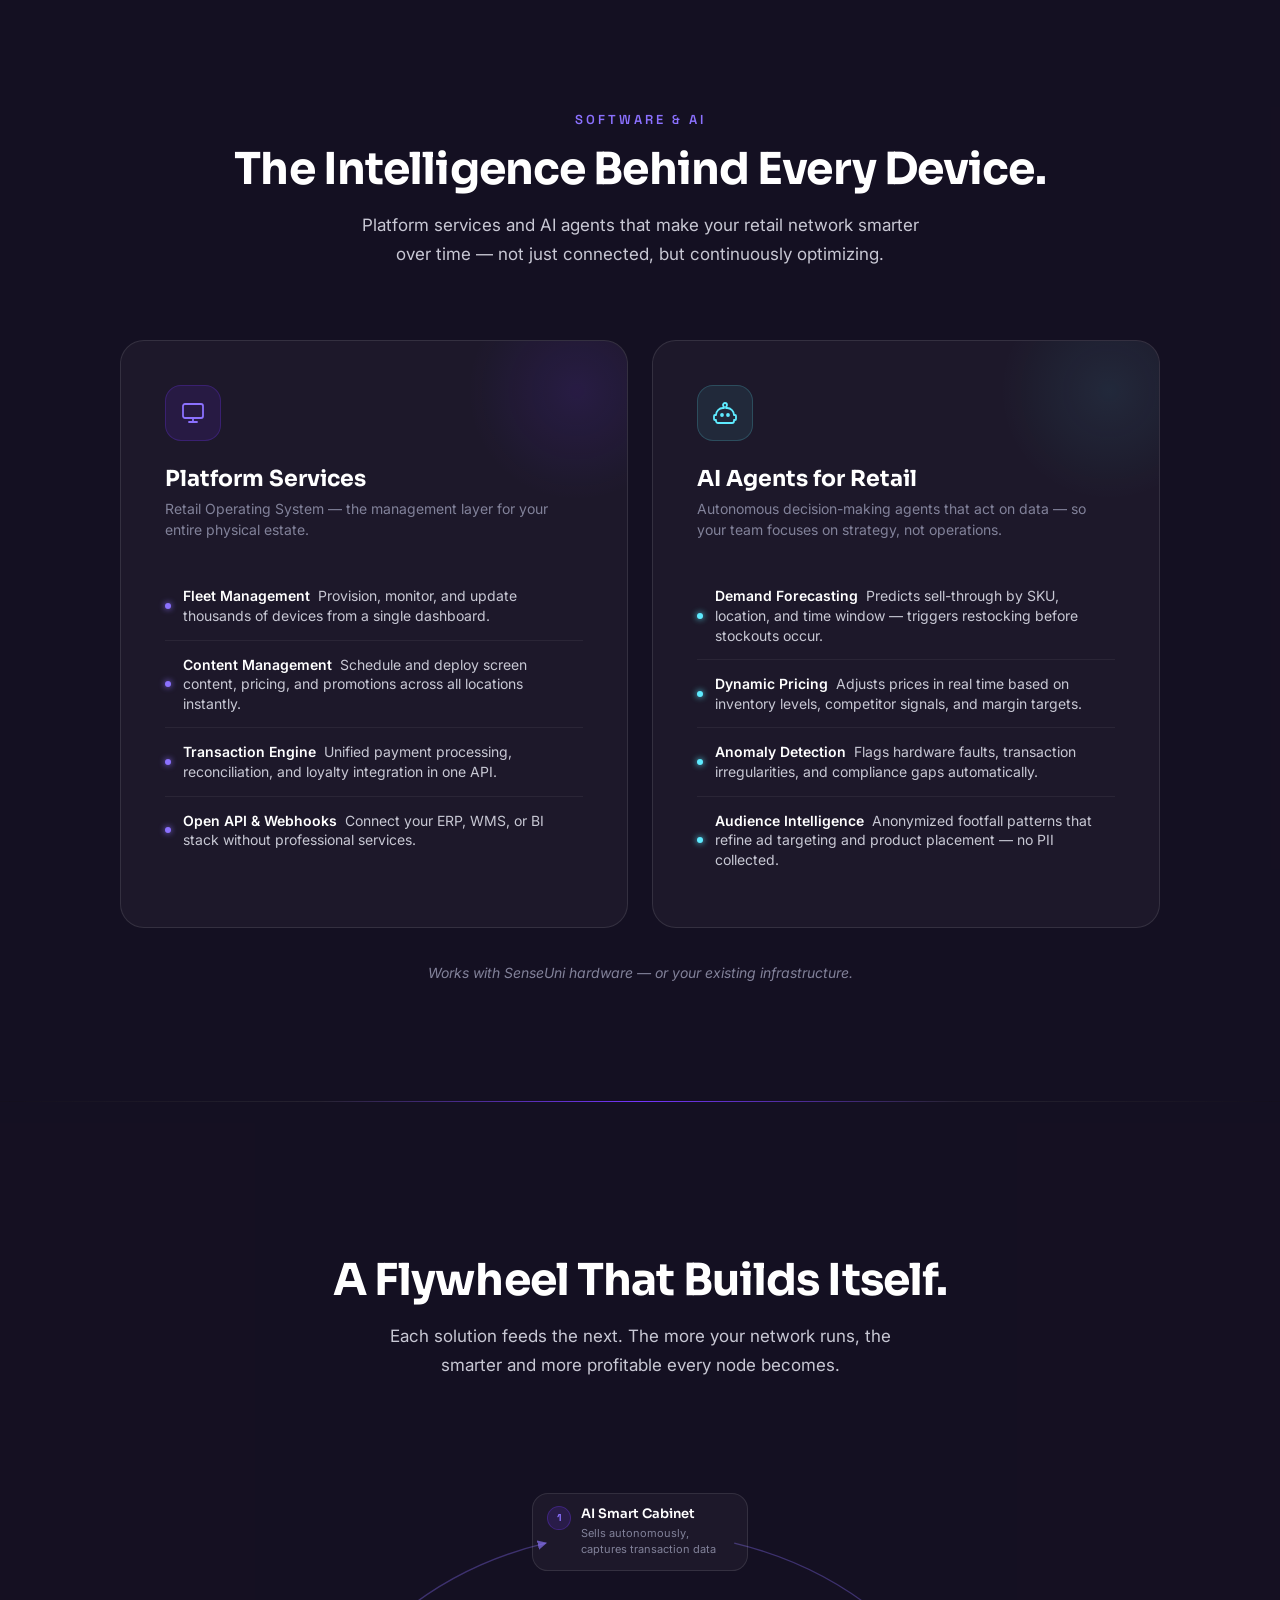
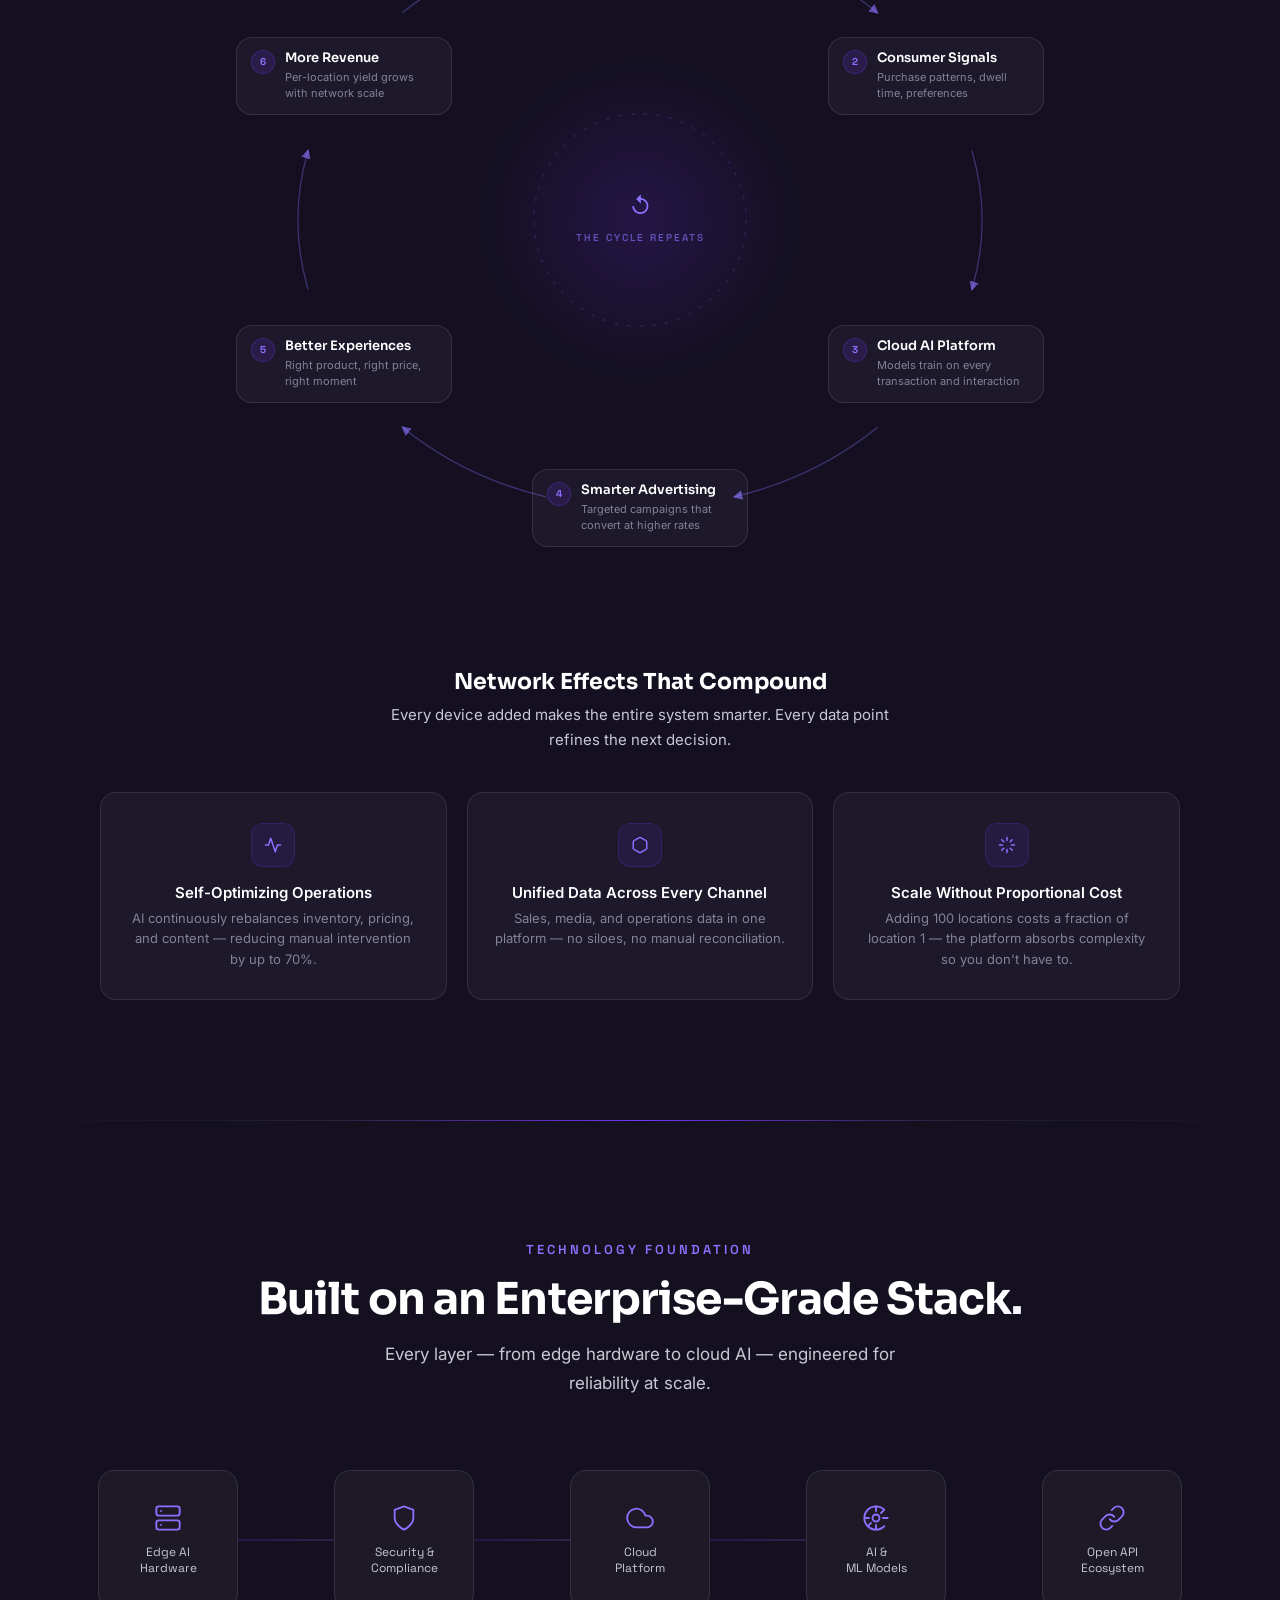
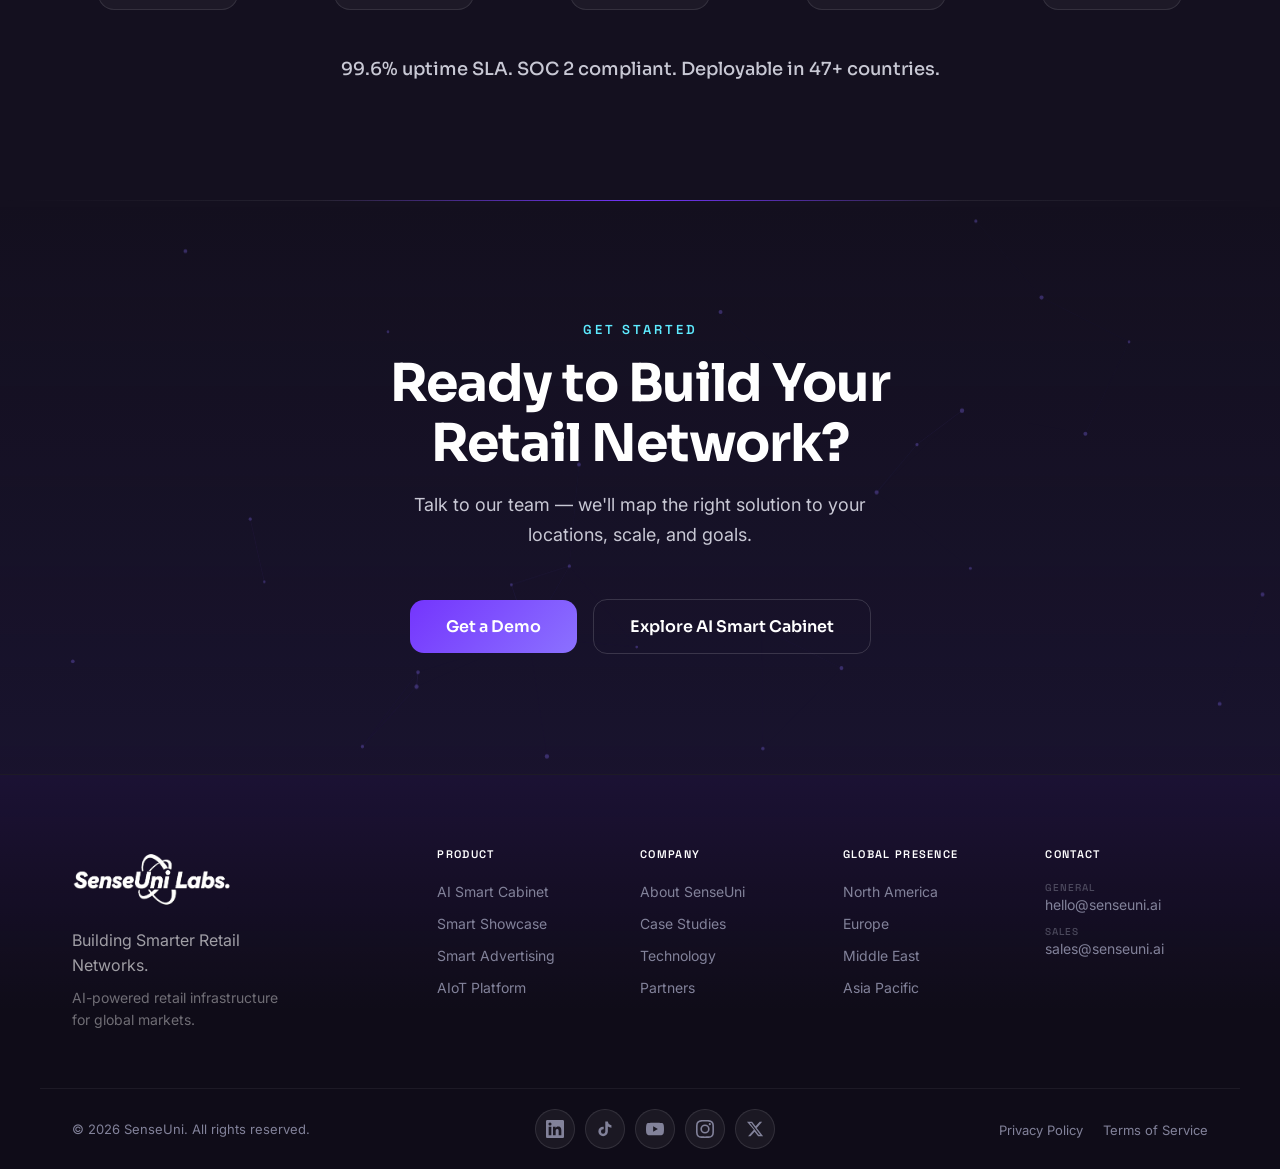
<file: solutions.html>
﻿<!DOCTYPE html>
<html lang="en">
<head>
  <meta charset="UTF-8" />
  <meta name="viewport" content="width=device-width, initial-scale=1.0" />
  <meta name="description" content="SenseUni solutions for modern retail — Autonomous Retail, Smart Product Experience, Retail Media, and AI Software. One ecosystem for the connected store." />

  <link rel="canonical" href="https://senseuni-website.pages.dev/solutions.html" />
  <meta property="og:type" content="website" />
  <meta property="og:site_name" content="SenseUni" />
  <meta property="og:title" content="Solutions — SenseUni" />
  <meta property="og:description" content="SenseUni solutions for modern retail — Autonomous Retail, Smart Product Experience, Retail Media, and AI Software. One ecosystem for the connected store." />
  <meta property="og:url" content="https://senseuni-website.pages.dev/solutions.html" />
  <meta property="og:image" content="https://senseuni-website.pages.dev/assets/images/solutioncas-1.webp" />
  <meta name="twitter:card" content="summary_large_image" />
  <meta name="twitter:title" content="Solutions — SenseUni" />
  <meta name="twitter:description" content="SenseUni solutions for modern retail — Autonomous Retail, Smart Product Experience, Retail Media, and AI Software. One ecosystem for the connected store." />
  <meta name="twitter:image" content="https://senseuni-website.pages.dev/assets/images/solutioncas-1.webp" />
  <title>Solutions — SenseUni</title>
  <link rel="icon" type="image/webp" href="assets/images/logomini.webp" />
  <link rel="preconnect" href="https://fonts.googleapis.com" />
  <link rel="preconnect" href="https://fonts.gstatic.com" crossorigin />
  <link href="https://fonts.googleapis.com/css2?family=Sora:wght@300;400;500;600;700;800&family=Inter:wght@300;400;500;600&family=Space+Grotesk:wght@400;500;600;700&display=swap" rel="stylesheet" />

  <style>
    /* ═══════════════════════════════════════
       DESIGN TOKENS
    ═══════════════════════════════════════ */
    :root {
      --color-bg:              #14101F;
      --color-bg-footer:       #0F0C18;
      --color-brand:           #2C2069;
      --color-accent:          #7435FD;
      --color-highlight:       #8B71FF;
      --color-cyan:            #5EEBFF;
      --color-nav-bg:          rgba(20, 16, 31, 0.55);
      --color-nav-bg-scrolled: rgba(20, 16, 31, 0.72);
      --color-nav-border:      rgba(255, 255, 255, 0.08);
      --color-footer-border:   rgba(255, 255, 255, 0.06);
      --color-border:          rgba(255, 255, 255, 0.10);
      --color-border-glow:     rgba(116, 53, 253, 0.40);
      --color-surface:         rgba(255, 255, 255, 0.04);
      --color-text-primary:    #FFFFFF;
      --color-text-secondary:  #C8C8D4;
      --color-text-muted:      #82829A;
      --gradient-btn:  linear-gradient(135deg, var(--color-accent), var(--color-highlight));
      --gradient-card: linear-gradient(135deg, rgba(44, 32, 105, 0.20) 0%, rgba(116, 53, 253, 0.06) 100%);
      --font-heading: 'Sora', sans-serif;
      --font-body:    'Inter', sans-serif;
      --font-data:    'Space Grotesk', sans-serif;
      --radius-sm: 8px;
      --radius-md: 16px;
      --radius-lg: 24px;
      --nav-height: 80px;
      --ease-out:        cubic-bezier(0.22, 1, 0.36, 1);
      --transition-base: 0.3s;
      --transition-slow: 0.5s;
    }

    *, *::before, *::after { box-sizing: border-box; margin: 0; padding: 0; }

    html {
      scroll-behavior: smooth;
      scrollbar-width: thin;
      scrollbar-color: var(--color-highlight) rgba(20, 16, 31, 0.4);
    }

    body {
      display: flex;
      flex-direction: column;
      min-height: 100vh;
      background-color: var(--color-bg);
      color: var(--color-text-primary);
      font-family: var(--font-body);
      overflow-x: hidden;
    }

    a { text-decoration: none; }

    ::-webkit-scrollbar        { width: 6px; }
    ::-webkit-scrollbar-track  { background: rgba(20, 16, 31, 0.4); }
    ::-webkit-scrollbar-thumb  { background: linear-gradient(to bottom, var(--color-accent), var(--color-highlight)); border-radius: 3px; }
    ::-webkit-scrollbar-thumb:hover { background: var(--color-highlight); }

    /* ── Ambient glow ── */
    body::before {
      content: '';
      position: fixed;
      top: 0; left: 0; right: 0;
      height: 90vh;
      background: radial-gradient(ellipse 160% 65% at 50% -8%, rgba(116,53,253,0.28) 0%, rgba(116,53,253,0.10) 42%, rgba(116,53,253,0.03) 68%, transparent 80%);
      pointer-events: none;
      z-index: 0;
    }
    body::after {
      content: '';
      position: fixed;
      bottom: -10%; left: -15%;
      width: 70vw; height: 70vh;
      background: radial-gradient(ellipse at center, rgba(139,113,255,0.10) 0%, rgba(116,53,253,0.04) 50%, transparent 75%);
      pointer-events: none;
      z-index: 0;
    }

    .grain-overlay {
      position: fixed; inset: 0;
      background-image: url("data:image/svg+xml,%3Csvg xmlns='http://www.w3.org/2000/svg' width='200' height='200'%3E%3Cfilter id='n'%3E%3CfeTurbulence type='fractalNoise' baseFrequency='0.85' numOctaves='4' stitchTiles='stitch'/%3E%3CfeColorMatrix type='saturate' values='0'/%3E%3C/filter%3E%3Crect width='200' height='200' filter='url(%23n)'/%3E%3C/svg%3E");
      background-repeat: repeat;
      background-size: 200px 200px;
      opacity: 0.035;
      mix-blend-mode: overlay;
      pointer-events: none;
      z-index: 2;
    }

    /* ── Keyframes ── */
    @keyframes navSlideDown { from { opacity: 0; transform: translateY(-8px); } to { opacity: 1; transform: translateY(0); } }
    @keyframes fadeUp { from { opacity: 0; transform: translateY(20px); } to { opacity: 1; transform: translateY(0); } }
    @keyframes iconFloat { 0%,100% { transform: translateY(0); } 50% { transform: translateY(-5px); } }
    @keyframes lineDot {
      0%   { left: 0;    opacity: 0; }
      10%  { opacity: 1; }
      90%  { opacity: 1; }
      100% { left: 100%; opacity: 0; }
    }
    @keyframes flowDot {
      0%   { top: -4px;   opacity: 0; }
      8%   { opacity: 1; }
      92%  { opacity: 1; }
      100% { top: 100%;   opacity: 0; }
    }

    /* ── Reduced motion ── */
    @media (prefers-reduced-motion: reduce) {
      .nav, .footer__main > * { animation: none !important; opacity: 1 !important; transform: none !important; }
      .back-to-top { transition: opacity 0.2s ease !important; }
    }

    /* ═══════════════════════════════════════
       NAVIGATION
    ═══════════════════════════════════════ */
    .nav {
      position: fixed; top: 0; left: 0; right: 0;
      z-index: 1000; height: var(--nav-height);
      background: var(--color-nav-bg);
      backdrop-filter: blur(28px) saturate(160%);
      -webkit-backdrop-filter: blur(28px) saturate(160%);
      border-bottom: 1px solid var(--color-nav-border);
      box-shadow: 0 1px 0 0 rgba(116,53,253,0.18), 0 4px 32px rgba(0,0,0,0.30);
      transition: transform 0.4s var(--ease-out), background 0.4s var(--ease-out), border-color 0.4s var(--ease-out), box-shadow 0.4s var(--ease-out);
      animation: navSlideDown 0.7s var(--ease-out) both;
    }
    .nav.is-scrolled { background: var(--color-nav-bg-scrolled); border-bottom-color: rgba(255,255,255,0.12); box-shadow: 0 1px 0 0 rgba(116,53,253,0.22), 0 8px 48px rgba(0,0,0,0.50); }
    .nav.is-hidden   { transform: translateY(-100%); pointer-events: none; }

    .nav__inner { max-width: 1200px; margin: 0 auto; padding: 0 40px; height: 100%; display: flex; align-items: center; position: relative; }
    .nav__logo  { display: flex; align-items: center; gap: 10px; flex-shrink: 0; }

    .nav__links {
      display: flex; align-items: center; gap: 6px; list-style: none;
      position: absolute; left: 50%; transform: translateX(-50%); z-index: 1;
    }
    .nav__link {
      position: relative; display: inline-block; padding: 6px 13px;
      font-family: var(--font-body); font-size: 14px; font-weight: 500;
      color: var(--color-text-secondary); border-radius: var(--radius-sm);
      transition: color var(--transition-base) var(--ease-out), background var(--transition-base) var(--ease-out);
      white-space: nowrap;
    }
    .nav__link::after {
      content: ''; position: absolute; bottom: 0; left: 13px; right: 13px;
      height: 1.5px; background: var(--gradient-btn); border-radius: 2px;
      transform: scaleX(0); transform-origin: center;
      transition: transform var(--transition-base) var(--ease-out);
    }
    .nav__link:hover             { color: var(--color-text-primary); background: rgba(255,255,255,0.05); }
    .nav__link:hover::after      { transform: scaleX(1); }
    .nav__link.is-active         { color: var(--color-text-primary); }
    .nav__link.is-active::after  { transform: scaleX(1); }
    .nav__cta { flex-shrink: 0; margin-left: auto; }

    .btn--primary {
      display: inline-flex; align-items: center; gap: 6px; padding: 10px 22px;
      border-radius: var(--radius-sm); font-family: var(--font-heading); font-size: 14px; font-weight: 600;
      color: var(--color-text-primary); background: var(--gradient-btn); border: none; cursor: pointer;
      box-shadow: 0 2px 12px rgba(116,53,253,0.28);
      transition: transform var(--transition-base) var(--ease-out), box-shadow var(--transition-base) var(--ease-out);
      position: relative; overflow: hidden; white-space: nowrap;
    }
    .btn--primary::before { content: ''; position: absolute; inset: 0; background: linear-gradient(135deg, rgba(255,255,255,0.14) 0%, transparent 55%); opacity: 0; transition: opacity var(--transition-base) var(--ease-out); }
    .btn--primary:hover         { transform: translateY(-2px); box-shadow: 0 0 20px rgba(116,53,253,0.55), 0 6px 24px rgba(116,53,253,0.32); }
    .btn--primary:hover::before { opacity: 1; }
    .btn--primary:active        { transform: translateY(0); }

    .nav__hamburger {
      display: none; flex-direction: column; justify-content: center; gap: 5px;
      width: 36px; height: 36px; padding: 6px; background: none; border: none; cursor: pointer;
      margin-left: auto; border-radius: var(--radius-sm);
      transition: background var(--transition-base) var(--ease-out);
    }
    .nav__hamburger:hover { background: rgba(255,255,255,0.06); }
    .nav__hamburger-line {
      display: block; width: 100%; height: 1.5px; background: var(--color-text-secondary);
      border-radius: 2px; transform-origin: center;
      transition: transform var(--transition-base) var(--ease-out), opacity var(--transition-base) var(--ease-out);
    }
    .nav.is-open .nav__hamburger-line:nth-child(1) { transform: translateY(6.5px) rotate(45deg); }
    .nav.is-open .nav__hamburger-line:nth-child(2) { opacity: 0; transform: scaleX(0); }
    .nav.is-open .nav__hamburger-line:nth-child(3) { transform: translateY(-6.5px) rotate(-45deg); }

    .nav__drawer {
      display: none; position: fixed; top: var(--nav-height); left: 0; right: 0;
      background: rgba(15,12,24,0.97); backdrop-filter: blur(24px); -webkit-backdrop-filter: blur(24px);
      border-bottom: 1px solid var(--color-nav-border); padding: 16px 24px 24px;
      transform: translateY(-8px); opacity: 0; pointer-events: none;
      transition: transform var(--transition-slow) var(--ease-out), opacity var(--transition-slow) var(--ease-out);
      z-index: 999;
    }
    .nav__drawer.is-open { transform: translateY(0); opacity: 1; pointer-events: all; }
    .nav__drawer-links   { list-style: none; display: flex; flex-direction: column; gap: 2px; }
    .nav__drawer-link    { display: block; padding: 12px 8px; font-family: var(--font-body); font-size: 15px; font-weight: 500; color: var(--color-text-secondary); border-bottom: 1px solid rgba(255,255,255,0.05); transition: color var(--transition-base) var(--ease-out); }
    .nav__drawer-link:hover { color: var(--color-text-primary); }
    .nav__drawer-cta        { margin-top: 20px; width: 100%; justify-content: center; }

    @media (max-width: 900px) { .nav__links { display: none; } .nav__cta { display: none; } .nav__hamburger { display: flex; } .nav__drawer { display: block; } }
    @media (max-width: 480px) { .nav__inner { padding: 0 20px; } }

    /* ═══════════════════════════════════════
       PAGE LAYOUT
    ═══════════════════════════════════════ */
    main { flex: 1 0 auto; position: relative; z-index: 3; }

    .section-wrap  { max-width: 1160px; margin: 0 auto; padding: 0 40px; }
    @media (max-width: 640px) { .section-wrap { padding: 0 20px; } }

    .gradient-text {
      background: linear-gradient(135deg, var(--color-text-primary) 45%, var(--color-highlight));
      -webkit-background-clip: text; -webkit-text-fill-color: transparent; background-clip: text;
    }
    .gradient-text-cyan {
      background: linear-gradient(135deg, var(--color-text-primary) 45%, var(--color-cyan));
      -webkit-background-clip: text; -webkit-text-fill-color: transparent; background-clip: text;
    }

    .section-label {
      display: block; font-family: var(--font-data); font-size: 13px; font-weight: 600;
      letter-spacing: 3px; text-transform: uppercase; text-align: center; margin-bottom: 16px;
    }

    .section-divider {
      display: block; height: 1px; max-width: 1280px; margin: 0 auto; border: none;
      background: linear-gradient(90deg, transparent, rgba(255,255,255,0.08), var(--color-accent), rgba(255,255,255,0.08), transparent);
    }

    [data-reveal] {
      opacity: 0; transform: translateY(28px);
      transition: opacity 0.6s var(--ease-out), transform 0.6s var(--ease-out);
    }
    [data-reveal].in-view { opacity: 1; transform: translateY(0); }

    /* Directional column reveals */
    [data-reveal-dir] {
      opacity: 0;
      transition: opacity 0.7s var(--ease-out), transform 0.7s var(--ease-out);
    }
    [data-reveal-dir="left"]  { transform: translateX(-24px); }
    [data-reveal-dir="right"] { transform: translateX(24px); transition-delay: 0.15s; }
    [data-reveal-dir].in-view { opacity: 1; transform: translateX(0); }

    /* ═══════════════════════════════════════
       STARFIELD CANVAS
    ═══════════════════════════════════════ */
    #home-starfield { position: fixed; inset: 0; z-index: 0; pointer-events: none; }

    /* ═══════════════════════════════════════
       S1 — HERO
    ═══════════════════════════════════════ */
    .sol-hero {
      position: relative; z-index: 3;
      padding: 148px 60px 80px;
      display: flex; flex-direction: column; align-items: center;
      text-align: center;
    }

    .sol-hero__label {
      font-family: var(--font-data); font-size: 13px; font-weight: 600;
      letter-spacing: 3px; text-transform: uppercase; color: var(--color-cyan);
      margin-bottom: 20px;
      animation: fadeUp 0.7s var(--ease-out) 0.15s both;
    }

    .sol-hero__headline {
      font-family: var(--font-heading);
      font-size: clamp(36px, 5.5vw, 60px);
      font-weight: 700; line-height: 1.1; letter-spacing: -0.02em;
      margin-bottom: 20px;
      animation: fadeUp 0.8s var(--ease-out) 0.28s both;
    }

    .sol-hero__sub {
      font-family: var(--font-body); font-size: 18px; line-height: 1.75;
      color: var(--color-text-secondary); max-width: 600px;
      margin-bottom: 64px;
      animation: fadeUp 0.8s var(--ease-out) 0.42s both;
    }

    /* ── Sol Hero Ecosystem Diagram ── */
    .sol-hero__ecosystem {
      width: 100%; max-width: 1040px;
      animation: fadeUp 0.9s var(--ease-out) 0.56s both;
    }

    .ecosystem-svg { width: 100%; height: auto; display: block; overflow: visible; }

    /* Center hexagon pulse rings */
    .eco-pulse { transform-origin: 500px 260px; opacity: 0; }
    .eco-pulse--a { animation: ecoPulse 3s ease-out 0.2s infinite; }
    .eco-pulse--b { animation: ecoPulse 3s ease-out 1.7s infinite; }
    @keyframes ecoPulse {
      0%   { transform: scale(1);   opacity: 0.55; }
      100% { transform: scale(2.1); opacity: 0; }
    }

    /* Connection lines — draw-in */
    .eco-line {
      stroke-dasharray: 400; stroke-dashoffset: 400;
      transition: stroke 0.3s ease, opacity 0.3s ease;
    }
    .eco-line.is-drawn {
      animation: ecoDrawLine 0.65s cubic-bezier(.22,1,.36,1) forwards;
    }
    @keyframes ecoDrawLine { to { stroke-dashoffset: 0; } }
    .eco-line.is-bright { stroke: rgba(94,235,255,0.8) !important; }

    /* Traveling dots — motion lives in SMIL (<animateMotion> + <mpath>)
       bound to the spoke <path> elements themselves, so dots can never
       drift off the lines regardless of how the SVG scales. */
    .eco-dot { pointer-events: none; }

    /* Solution nodes */
    /* Guard: the flywheel section further down reuses the .eco-node class
       with translateX(-16px)/hover-nudge rules; those must never leak into
       the hero SVG or the cards drift off the spokes. */
    .ecosystem-svg .eco-node,
    .ecosystem-svg .eco-node:hover { transform: none; }
    .eco-node { opacity: 0; cursor: pointer; transition: opacity 0.4s ease; }
    .eco-node.is-visible { opacity: 1; }
    .eco-node.is-dimmed  { opacity: 0.28; }
    .eco-node .eco-card  { transition: stroke 0.3s ease, fill 0.3s ease; }
    .eco-node.is-hovered .eco-card {
      stroke: rgba(94,235,255,0.75) !important;
      fill: rgba(116,53,253,0.24) !important;
    }
    .eco-node .eco-icon-group {
      transition: transform 0.3s ease;
      transform-box: fill-box; transform-origin: center;
    }
    .eco-node.is-hovered .eco-icon-group { transform: scale(1.08); }

    /* Mobile fallback grid */
    @media (max-width: 640px) {
      .ecosystem-svg { display: none; }
      .eco-mobile-grid {
        display: grid; grid-template-columns: 1fr 1fr; gap: 10px; width: 100%;
      }
      .eco-mobile-center {
        grid-column: 1 / -1;
        background: rgba(116,53,253,0.15); border: 1px solid rgba(116,53,253,0.55);
        border-radius: 12px; padding: 14px; text-align: center; margin-bottom: 4px;
      }
      .eco-mobile-center__name {
        font-family: var(--font-heading); font-size: 13px; font-weight: 700; color: #8B71FF;
      }
      .eco-mobile-node {
        background: rgba(116,53,253,0.10); border: 1px solid rgba(139,113,255,0.30);
        border-radius: 12px; padding: 14px 10px; text-align: center;
      }
      .eco-mobile-node__name {
        font-family: var(--font-heading); font-size: 11px; font-weight: 600; color: #e2e8f0;
        margin-top: 4px;
      }
    }
    @media (min-width: 641px) { .eco-mobile-grid { display: none; } }

    @media (max-width: 768px) { .sol-hero { padding: 120px 32px 60px; } }
    @media (max-width: 480px) { .sol-hero { padding: 100px 20px 48px; } .sol-hero__sub { font-size: 16px; } }

    /* ═══════════════════════════════════════
       S2/S3/S4 — TWO-COLUMN SOLUTION SECTIONS
    ═══════════════════════════════════════ */
    .sol-section {
      position: relative; z-index: 3;
      padding: 120px 60px;
    }

    .sol-section--tinted { background: rgba(44,32,105,0.05); }

    .sol-wrap { max-width: 1200px; margin: 0 auto; }

    .sol-two-col {
      display: grid;
      grid-template-columns: 1fr 1fr;
      gap: 72px;
      align-items: center;
    }

    .sol-two-col--reversed { direction: rtl; }
    .sol-two-col--reversed > * { direction: ltr; }

    .sol-col__label {
      display: block; font-family: var(--font-data); font-size: 12px; font-weight: 600;
      letter-spacing: 3px; text-transform: uppercase; margin-bottom: 16px;
    }

    .sol-col__headline {
      font-family: var(--font-heading);
      font-size: clamp(26px, 3vw, 38px);
      font-weight: 700; line-height: 1.2; letter-spacing: -0.02em;
      margin-bottom: 14px;
    }

    .sol-col__outcome {
      font-family: var(--font-body); font-size: 15px; line-height: 1.65;
      color: var(--color-text-secondary); margin-bottom: 32px;
    }

    .sol-points { display: flex; flex-direction: column; gap: 16px; margin-bottom: 36px; }

    .sol-point { display: flex; gap: 14px; align-items: flex-start; }

    .sol-point__icon {
      width: 36px; height: 36px; flex-shrink: 0;
      border-radius: 50%;
      background: rgba(116,53,253,0.10);
      border: 1px solid rgba(116,53,253,0.20);
      display: flex; align-items: center; justify-content: center;
    }

    .sol-point__body strong {
      display: block; font-family: var(--font-body); font-size: 15px;
      font-weight: 600; color: var(--color-text-primary); margin-bottom: 2px;
    }
    .sol-point__body span {
      display: block; font-family: var(--font-body); font-size: 13px;
      color: var(--color-text-muted); line-height: 1.5;
    }

    .sol-cta-link {
      display: inline-flex; align-items: center; gap: 6px;
      font-family: var(--font-heading); font-size: 15px; font-weight: 600;
      color: var(--color-highlight);
      padding: 12px 24px;
      border: 1px solid rgba(116,53,253,0.30);
      border-radius: 10px;
      transition: background var(--transition-base) var(--ease-out),
                  border-color var(--transition-base) var(--ease-out),
                  transform var(--transition-base) var(--ease-out);
    }
    .sol-cta-link:hover { background: rgba(116,53,253,0.08); border-color: var(--color-accent); transform: translateY(-1px); }
    .sol-cta-link__arrow { display: inline-block; transition: transform var(--transition-base) var(--ease-out); }
    .sol-cta-link:hover .sol-cta-link__arrow { transform: translateX(4px); }

    .sol-img-placeholder {
      width: 100%; aspect-ratio: 4 / 3;
      border-radius: 20px; overflow: hidden;
      border: 1px solid rgba(255,255,255,0.08);
      background: rgba(255,255,255,0.03);
      box-shadow: 0 4px 40px rgba(116,53,253,0.08);
      display: flex; align-items: center; justify-content: center; padding: 32px;
    }

    .sol-img-placeholder span {
      font-family: var(--font-data); font-size: 12px; color: var(--color-text-muted);
      line-height: 1.8; text-align: center; white-space: pre-line;
    }

    .sol-img-wrap {
      width: 100%; border-radius: 20px; overflow: hidden;
      border: 1px solid rgba(255,255,255,0.08);
      box-shadow: 0 8px 60px rgba(116,53,253,0.14);
      line-height: 0;
    }
    .sol-img-wrap img { width: 100%; height: auto; display: block; }

    @media (max-width: 900px) {
      .sol-two-col { grid-template-columns: 1fr; gap: 40px; direction: ltr !important; }
      .sol-two-col > * { direction: ltr !important; }
      [data-reveal-dir="right"] { transition-delay: 0s; }
    }
    @media (max-width: 640px) { .sol-section { padding: 88px 24px; } }

    /* ═══════════════════════════════════════
       S5 — SOFTWARE & AI
    ═══════════════════════════════════════ */
    .sol-software {
      position: relative; z-index: 3;
      padding: 120px 60px;
    }

    .sol-software__headline {
      font-family: var(--font-heading);
      font-size: clamp(30px, 4vw, 44px);
      font-weight: 700; line-height: 1.15; letter-spacing: -0.02em;
      text-align: center; margin-bottom: 16px;
    }

    .sol-software__sub {
      font-family: var(--font-body); font-size: 17px; line-height: 1.7;
      color: var(--color-text-secondary); text-align: center;
      max-width: 560px; margin: 0 auto 72px;
    }

    .sw-cards {
      display: grid;
      grid-template-columns: 1fr 1fr;
      gap: 24px;
      max-width: 1080px; margin: 0 auto;
    }

    .sw-card {
      position: relative;
      background: rgba(255,255,255,0.04);
      border: 1px solid var(--color-border);
      border-radius: var(--radius-lg);
      padding: 44px;
      overflow: hidden;
      transition: border-color 0.4s var(--ease-out), transform 0.4s var(--ease-out);
      opacity: 0; transform: translateY(28px);
    }
    .sw-card.in-view { opacity: 1; transform: translateY(0); }
    .sw-card.in-view:hover { transform: translateY(-4px); }
    .sw-card:hover { border-color: var(--color-accent); }

    /* Top gradient line on hover */
    .sw-card::before {
      content: ''; position: absolute; top: 0; left: 0; right: 0; height: 2px;
      background: linear-gradient(90deg, var(--color-accent), var(--color-highlight));
      opacity: 0; transition: opacity 0.35s var(--ease-out);
    }
    .sw-card:hover::before { opacity: 1; }

    /* Orb */
    .sw-card::after {
      content: ''; position: absolute; top: -60px; right: -60px;
      width: 220px; height: 220px; border-radius: 50%;
      background: radial-gradient(circle, rgba(116,53,253,0.12) 0%, transparent 70%);
      pointer-events: none; z-index: 0;
    }
    .sw-card--b::after {
      background: radial-gradient(circle, rgba(94,235,255,0.08) 0%, transparent 70%);
    }

    .sw-card > * { position: relative; z-index: 1; }

    .sw-card__icon-box {
      width: 56px; height: 56px; border-radius: 16px;
      background: rgba(116,53,253,0.12);
      border: 1px solid rgba(116,53,253,0.24);
      display: flex; align-items: center; justify-content: center;
      margin-bottom: 24px;
      transition: transform 0.3s var(--ease-out);
    }
    .sw-card--b .sw-card__icon-box {
      background: rgba(94,235,255,0.08);
      border-color: rgba(94,235,255,0.18);
    }
    .sw-card:hover .sw-card__icon-box { animation: iconFloat 2s ease-in-out infinite; }

    .sw-card__title {
      font-family: var(--font-heading); font-size: 22px; font-weight: 700;
      margin-bottom: 6px;
    }
    .sw-card__sub {
      font-family: var(--font-body); font-size: 14px; color: var(--color-text-muted);
      line-height: 1.5; margin-bottom: 32px;
    }

    .sw-caps { display: flex; flex-direction: column; gap: 0; }

    .sw-cap {
      display: flex; align-items: center; gap: 12px;
      padding: 14px 0;
      border-bottom: 1px solid rgba(255,255,255,0.06);
    }
    .sw-cap:last-child { border-bottom: none; }

    .sw-cap__dot {
      width: 6px; height: 6px; border-radius: 50%; flex-shrink: 0;
      background: var(--color-highlight);
      box-shadow: 0 0 6px var(--color-highlight);
    }
    .sw-card--b .sw-cap__dot {
      background: var(--color-cyan);
      box-shadow: 0 0 6px var(--color-cyan);
    }

    .sw-cap__text {
      font-family: var(--font-body); font-size: 14px; color: var(--color-text-secondary);
      line-height: 1.4;
    }
    .sw-cap__text strong { font-weight: 600; color: var(--color-text-primary); margin-right: 4px; }

    .sw-cards__footnote {
      text-align: center;
      font-family: var(--font-body); font-size: 14px;
      color: var(--color-text-muted);
      font-style: italic; margin-top: 32px;
      max-width: 1080px; margin-left: auto; margin-right: auto;
    }

    @media (max-width: 900px) { .sw-cards { grid-template-columns: 1fr; } }
    @media (max-width: 640px) { .sol-software { padding: 88px 24px; } .sw-card { padding: 32px; } }

    /* ═══════════════════════════════════════
       S6 — ECOSYSTEM FLYWHEEL
    ═══════════════════════════════════════ */
    .sol-ecosystem {
      position: relative; z-index: 3;
      padding: 120px 60px;
      background: rgba(44,32,105,0.05);
    }

    .sol-ecosystem__headline {
      font-family: var(--font-heading);
      font-size: clamp(30px, 4vw, 44px);
      font-weight: 700; line-height: 1.15; letter-spacing: -0.02em;
      text-align: center; margin-bottom: 16px;
    }

    .sol-ecosystem__sub {
      font-family: var(--font-body); font-size: 17px; line-height: 1.7;
      color: var(--color-text-secondary); text-align: center;
      max-width: 560px; margin: 0 auto 80px;
    }

    /* ── Circular flywheel (≥1024px) ───────────────────────────
       One container with a locked 1000:800 aspect ratio; the arc SVG
       uses viewBox="0 0 1000 800" and the step cards are absolutely
       positioned at precomputed polar coordinates (60° apart on the
       same ellipse the arcs are drawn on), so percentages and viewBox
       units stay proportional at every width — arcs and cards cannot
       drift apart. */
    .fly-ring {
      position: relative;
      max-width: 900px;
      aspect-ratio: 1000 / 800;
      margin: 0 auto;
    }
    .fly-ring::before {
      /* faint center glow, echoing the site's glow language */
      content: '';
      position: absolute;
      left: 50%; top: 50%;
      width: 36%; aspect-ratio: 1;
      transform: translate(-50%, -50%);
      background: radial-gradient(circle, rgba(116,53,253,0.16) 0%, transparent 70%);
      pointer-events: none;
    }

    .fly-ring__svg {
      position: absolute; inset: 0;
      width: 100%; height: 100%;
      pointer-events: none;
      overflow: visible;
    }

    .fly-arc {
      fill: none;
      stroke: rgba(139,113,255,0.35);
      stroke-width: 1.5;
      transition: stroke 0.3s ease;
    }
    .fly-arc.is-bright { stroke: rgba(139,113,255,0.95); }

    .fly-ring__spin {
      animation: flySpin 26s linear infinite;
      transform-origin: 500px 400px;
    }
    @keyframes flySpin { to { transform: rotate(360deg); } }
    @media (prefers-reduced-motion: reduce) { .fly-ring__spin { animation: none; } }

    .fly-center {
      position: absolute;
      left: 50%; top: 50%;
      transform: translate(-50%, -50%);
      text-align: center;
      pointer-events: none;
    }
    .fly-center__icon {
      display: block;
      font-size: 22px; line-height: 1;
      color: var(--color-highlight);
      margin-bottom: 8px;
    }
    .fly-center__label {
      font-family: var(--font-data); font-size: 10px; font-weight: 600;
      letter-spacing: 2px; text-transform: uppercase;
      color: rgba(139,113,255,0.65);
      white-space: nowrap;
    }

    /* Step cards — outer shell does the polar positioning (transform
       centering), inner card carries [data-reveal] so the global reveal
       transform never fights the centering transform. */
    .fly-step {
      position: absolute;
      width: clamp(168px, 24%, 216px);
      transform: translate(-50%, -50%);
    }
    .fly-step--1 { left: 50%;     top: 10%; }
    .fly-step--2 { left: 82.91%;  top: 30%; }
    .fly-step--3 { left: 82.91%;  top: 70%; }
    .fly-step--4 { left: 50%;     top: 90%; }
    .fly-step--5 { left: 17.09%;  top: 70%; }
    .fly-step--6 { left: 17.09%;  top: 30%; }

    .fly-step__card {
      display: flex; gap: 10px; align-items: flex-start;
      padding: 12px 14px;
      background: rgba(255,255,255,0.04);
      border: 1px solid var(--color-border);
      border-radius: var(--radius-md);
      transition: border-color 0.3s var(--ease-out), box-shadow 0.3s var(--ease-out),
                  opacity 0.6s var(--ease-out), transform 0.6s var(--ease-out);
    }
    .fly-step:hover .fly-step__card {
      border-color: var(--color-accent);
      box-shadow: 0 0 24px rgba(116,53,253,0.20);
    }

    .fly-step__num {
      flex-shrink: 0; width: 24px; height: 24px; border-radius: 50%;
      background: rgba(116,53,253,0.15); border: 1px solid rgba(116,53,253,0.30);
      display: flex; align-items: center; justify-content: center;
      font-family: var(--font-data); font-size: 10px; font-weight: 700;
      color: var(--color-highlight);
    }
    .fly-step__label { font-family: var(--font-heading); font-size: 13px; font-weight: 600; line-height: 1.3; }
    .fly-step__desc  { font-family: var(--font-body); font-size: 11px; color: var(--color-text-muted); line-height: 1.45; margin-top: 3px; }

    /* ── Mobile fallback: compact vertical timeline (<1024px) ── */
    .fly-list { display: none; }

    /* ── Network Effects — full-width three-up row ───────────── */
    .fly-props { max-width: 1080px; margin: 88px auto 0; }
    .fly-props__title {
      font-family: var(--font-heading); font-size: 22px; font-weight: 700;
      text-align: center; margin-bottom: 8px;
    }
    .fly-props__sub {
      font-family: var(--font-body); font-size: 15px; color: var(--color-text-secondary);
      line-height: 1.65; text-align: center;
      max-width: 520px; margin: 0 auto 40px;
    }
    .fly-props__grid {
      display: grid; grid-template-columns: repeat(3, 1fr); gap: 20px;
    }
    .fly-prop {
      padding: 30px 26px;
      background: rgba(255,255,255,0.04);
      border: 1px solid var(--color-border);
      border-radius: var(--radius-md);
      text-align: center;
      transition: border-color 0.3s var(--ease-out), transform 0.3s var(--ease-out);
    }
    .fly-prop:hover { border-color: rgba(116,53,253,0.45); }
    .fly-prop__icon {
      width: 44px; height: 44px;
      margin: 0 auto 16px;
      border-radius: 12px;
      background: rgba(116,53,253,0.10);
      border: 1px solid rgba(116,53,253,0.20);
      display: flex; align-items: center; justify-content: center;
    }
    .fly-prop strong { display: block; font-family: var(--font-body); font-size: 15px; font-weight: 600; margin-bottom: 6px; }
    .fly-prop span   { display: block; font-family: var(--font-body); font-size: 13px; color: var(--color-text-muted); line-height: 1.55; }

    @media (max-width: 1023.98px) {
      .fly-ring { display: none; }

      .fly-list { display: block; max-width: 440px; margin: 0 auto; position: relative; }
      .fly-list__items { list-style: none; display: flex; flex-direction: column; gap: 12px; position: relative; }
      .fly-list__items::before {
        content: '';
        position: absolute;
        left: 15px; top: 14px; bottom: 14px;
        width: 1.5px;
        background: linear-gradient(to bottom, rgba(116,53,253,0.4), rgba(139,113,255,0.15));
      }
      .fly-list__item {
        position: relative;
        display: flex; gap: 12px; align-items: flex-start;
        padding: 12px 14px 12px 0;
      }
      .fly-list__item .fly-step__num { position: relative; z-index: 1; margin-left: 4px; background: var(--color-bg); }
      .fly-list__tail {
        margin: 16px 0 0 36px;
        font-family: var(--font-data); font-size: 11px; font-weight: 600;
        letter-spacing: 2px; text-transform: uppercase;
        color: rgba(139,113,255,0.65);
      }

      .fly-props { margin-top: 64px; }
      .fly-props__grid { grid-template-columns: 1fr; max-width: 480px; margin: 0 auto; }
    }
    @media (max-width: 640px) { .sol-ecosystem { padding: 88px 24px; } }

    /* ═══════════════════════════════════════
       S7 — PLATFORM NODES
    ═══════════════════════════════════════ */
    .sol-platform {
      position: relative; z-index: 3;
      padding: 120px 60px;
    }

    .sol-platform__headline {
      font-family: var(--font-heading);
      font-size: clamp(30px, 4vw, 44px);
      font-weight: 700; line-height: 1.15; letter-spacing: -0.02em;
      text-align: center; margin-bottom: 16px;
    }

    .sol-platform__sub {
      font-family: var(--font-body); font-size: 17px; line-height: 1.7;
      color: var(--color-text-secondary); text-align: center;
      max-width: 520px; margin: 0 auto;
    }

    .platform__row {
      display: flex; align-items: center; justify-content: center; gap: 0;
      margin-top: 72px;
    }

    .platform__node {
      flex-shrink: 0; width: 140px; height: 140px;
      display: flex; flex-direction: column; align-items: center; justify-content: center; gap: 12px;
      background: var(--color-surface);
      border: 1px solid var(--color-border);
      border-radius: var(--radius-md);
      transition: transform var(--transition-base) var(--ease-out),
                  border-color var(--transition-base) var(--ease-out),
                  box-shadow var(--transition-base) var(--ease-out);
      opacity: 0; transform: translateY(20px);
    }
    .platform__node.in-view { opacity: 1; transform: translateY(0); }
    .platform__node.in-view:hover { transform: scale(1.05); border-color: var(--color-accent); box-shadow: 0 0 24px rgba(116,53,253,0.30); }

    .platform__node-label {
      font-family: var(--font-data); font-size: 12px;
      color: var(--color-text-secondary); text-align: center;
    }

    .platform__line {
      flex: 1 1 64px; height: 2px; max-width: 96px;
      background: linear-gradient(90deg, var(--color-accent), var(--color-highlight));
      opacity: 0.2;
      transform: scaleX(0); transform-origin: left;
      transition: transform 0.7s var(--ease-out);
      position: relative; overflow: visible;
    }
    .platform__line.in-view { transform: scaleX(1); }
    .platform__line .platform__dot {
      position: absolute; top: 50%; left: 0;
      width: 3px; height: 3px; border-radius: 50%;
      background: var(--color-highlight); box-shadow: 0 0 6px var(--color-highlight);
      transform: translateY(-50%); opacity: 0;
    }
    .platform__line.dots-on .platform__dot { animation: lineDot 3s linear infinite; }

    .platform__statement {
      font-family: var(--font-heading); font-size: 18px; font-weight: 500;
      color: var(--color-text-secondary); text-align: center;
      max-width: 640px; margin: 48px auto 0;
    }

    @media (max-width: 900px) { .platform__row { flex-wrap: wrap; gap: 16px; } .platform__line { display: none; } }
    @media (max-width: 640px) { .sol-platform { padding: 88px 24px; } }

    /* ═══════════════════════════════════════
       S8 — FINAL CTA
    ═══════════════════════════════════════ */
    .final-cta {
      position: relative; z-index: 3; overflow: hidden;
      background: linear-gradient(to bottom, transparent, rgba(44,32,105,0.20));
    }

    #final-cta-canvas {
      position: absolute; inset: 0; width: 100%; height: 100%;
      pointer-events: none; z-index: 0;
    }

    .final-cta__inner {
      position: relative; z-index: 1;
      max-width: 680px; margin: 0 auto;
      padding: 120px 60px;
      display: flex; flex-direction: column; align-items: center; text-align: center;
    }

    .final-cta__label { color: var(--color-cyan); }

    .final-cta__headline {
      font-family: var(--font-heading);
      font-size: clamp(34px, 6vw, 52px);
      font-weight: 700; line-height: 1.15; letter-spacing: -0.02em;
      margin-bottom: 16px;
    }

    .final-cta__sub {
      font-family: var(--font-body); font-size: 18px; line-height: 1.7;
      color: var(--color-text-secondary); max-width: 480px; margin-bottom: 48px;
    }

    .final-cta__ctas { display: flex; align-items: center; justify-content: center; gap: 16px; flex-wrap: wrap; }

    .hero__cta--primary {
      background: var(--gradient-btn); color: #fff;
      font-family: var(--font-heading); font-size: 16px; font-weight: 600;
      padding: 16px 36px; border-radius: 14px;
      transition: transform var(--transition-base) var(--ease-out), box-shadow var(--transition-base) var(--ease-out);
    }
    .hero__cta--primary:hover { transform: translateY(-2px); box-shadow: 0 8px 30px rgba(116,53,253,0.30); }

    .hero__cta--secondary {
      background: transparent; border: 1px solid rgba(255,255,255,0.15);
      color: var(--color-text-primary);
      font-family: var(--font-heading); font-size: 16px; font-weight: 600;
      padding: 16px 36px; border-radius: 14px;
      transition: border-color var(--transition-base) var(--ease-out), background var(--transition-base) var(--ease-out);
    }
    .hero__cta--secondary:hover { border-color: var(--color-highlight); background: rgba(255,255,255,0.05); }

    @media (max-width: 640px) { .final-cta__inner { padding: 88px 24px; } }

    /* ═══════════════════════════════════════
       FOOTER
    ═══════════════════════════════════════ */
    .footer {
      flex-shrink: 0;
      background: linear-gradient(to bottom, rgba(116,53,253,0.12) 0%, transparent 60%), var(--color-bg-footer);
      border-top: 1px solid var(--color-footer-border);
      position: relative; z-index: 1;
    }
    .footer__main {
      max-width: 1200px; margin: 0 auto; padding: 72px 32px 56px;
      display: grid; grid-template-columns: 2fr 1fr 1fr 1fr 1fr; gap: 40px;
    }
    .footer__main > * { opacity: 0; transform: translateY(16px); }
    .footer__main > *.is-visible { animation: fadeUp 0.7s var(--ease-out) both; }
    .footer__main > *:nth-child(1) { animation-delay: 0ms; }
    .footer__main > *:nth-child(2) { animation-delay: 60ms; }
    .footer__main > *:nth-child(3) { animation-delay: 120ms; }
    .footer__main > *:nth-child(4) { animation-delay: 180ms; }
    .footer__main > *:nth-child(5) { animation-delay: 240ms; }

    .footer__logo     { display: inline-flex; align-items: center; gap: 10px; margin-bottom: 16px; }

    .footer__tagline { font-family: var(--font-body); font-size: 16px; color: rgba(255, 255, 255, 0.6); line-height: 1.6; max-width: 220px; }
    .footer__col-title { font-family: var(--font-data); font-size: 11px; font-weight: 600; letter-spacing: 0.12em; text-transform: uppercase; color: var(--color-text-primary); margin-bottom: 20px; }
    .footer__col-links { list-style: none; display: flex; flex-direction: column; gap: 12px; }
    .footer__col-link  { font-family: var(--font-body); font-size: 14px; color: var(--color-text-muted); transition: color var(--transition-base) var(--ease-out); }
    .footer__col-link:hover { color: var(--color-text-secondary); }
    .footer__contact-item  { display: flex; flex-direction: column; gap: 2px; }
    .footer__contact-label { font-family: var(--font-data); font-size: 10px; font-weight: 500; letter-spacing: 0.10em; text-transform: uppercase; color: rgba(122,122,140,0.55); }

    .footer__position-line {
      font-family: var(--font-body);
      font-size: 14px;
      color: rgba(255, 255, 255, 0.4);
      line-height: 1.6;
      max-width: 220px;
      margin-top: 8px;
    }
    .footer__bottom {
      border-top: 1px solid var(--color-footer-border); max-width: 1200px; margin: 0 auto;
      padding: 20px 32px; display: flex; align-items: center; justify-content: space-between; gap: 24px; flex-wrap: wrap;
    }
    .footer__copy { font-family: var(--font-body); font-size: 13px; color: var(--color-text-muted); }
    .footer__social { display: flex; align-items: center; gap: 10px; list-style: none; }
    .footer__social-link {
      width: 40px; height: 40px; border-radius: 50%;
      background: rgba(255,255,255,0.05); border: 1px solid rgba(255,255,255,0.10);
      display: flex; align-items: center; justify-content: center; color: var(--color-text-muted);
      transition: color var(--transition-base) var(--ease-out), border-color var(--transition-base) var(--ease-out),
                  background var(--transition-base) var(--ease-out), box-shadow var(--transition-base) var(--ease-out),
                  transform var(--transition-base) var(--ease-out);
    }
    .footer__social-link:hover { color: var(--color-highlight); border-color: var(--color-highlight); background: rgba(116,53,253,0.12); box-shadow: 0 0 16px rgba(116,53,253,0.40); transform: translateY(-2px); }
    .footer__legal       { display: flex; align-items: center; gap: 20px; list-style: none; }
    .footer__legal-link  { font-family: var(--font-body); font-size: 13px; color: var(--color-text-muted); transition: color var(--transition-base) var(--ease-out); }
    .footer__legal-link:hover { color: var(--color-text-secondary); }

    @media (max-width: 1024px) { .footer__main { grid-template-columns: 2fr 1fr 1fr; } }
    @media (max-width: 900px)  { .footer__main { grid-template-columns: 1fr 1fr 1fr; gap: 36px; padding: 56px 24px 48px; } .footer__logo-col { grid-column: 1 / -1; } }
    @media (max-width: 600px)  { .footer__main { grid-template-columns: 1fr 1fr; gap: 32px; padding: 48px 20px 40px; } .footer__logo-col { grid-column: 1 / -1; } }
    @media (max-width: 440px)  { .footer__main { grid-template-columns: 1fr; } .footer__bottom { flex-direction: column; align-items: flex-start; gap: 16px; padding: 20px; } }

    /* ── Back-to-top ── */
    .back-to-top {
      position: fixed; bottom: 32px; right: 20px;
      width: 48px; height: 48px; border-radius: 50%;
      background: var(--gradient-btn); border: none; cursor: pointer;
      display: flex; align-items: center; justify-content: center;
      color: var(--color-text-primary); box-shadow: 0 4px 16px rgba(116,53,253,0.28);
      z-index: 500; opacity: 0; transform: scale(0.75) translateY(8px); pointer-events: none;
      transition: opacity 0.3s var(--ease-out), transform 0.3s var(--ease-out), box-shadow 0.3s var(--ease-out);
    }
    .back-to-top.is-visible { opacity: 1; transform: scale(1) translateY(0); pointer-events: all; }
    .back-to-top:hover      { transform: scale(1) translateY(-2px); box-shadow: 0 0 20px rgba(116,53,253,0.50), 0 6px 20px rgba(116,53,253,0.28); }
    .back-to-top:active     { transform: scale(0.94) translateY(0); }

    /* ── Cookie Banner ── */
    .cookie-banner {
      display: none; position: fixed; bottom: 0; left: 0; right: 0;
      z-index: 9999; align-items: center; justify-content: space-between; gap: 16px;
      padding: 16px 32px;
      background: rgba(20, 16, 31, 0.94);
      backdrop-filter: blur(20px); -webkit-backdrop-filter: blur(20px);
      border-top: 1px solid rgba(116, 53, 253, 0.3);
      box-shadow: 0 -4px 32px rgba(0, 0, 0, 0.4);
      transform: translateY(100%);
      transition: transform 0.4s cubic-bezier(0.22, 1, 0.36, 1);
    }
    .cookie-banner.is-visible { transform: translateY(0); }
    .cookie-banner p { font-family: var(--font-body); font-size: 14px; color: rgba(255,255,255,0.80); line-height: 1.5; flex: 1; }
    .cookie-banner a { color: var(--color-highlight); text-decoration: underline; }
    .cookie-accept-btn {
      flex-shrink: 0; padding: 8px 20px; border-radius: var(--radius-sm);
      background: var(--color-accent); color: var(--color-text-primary);
      font-family: var(--font-body); font-size: 13px; font-weight: 600;
      border: none; cursor: pointer; white-space: nowrap;
      transition: background var(--transition-base) var(--ease-out), transform var(--transition-base) var(--ease-out);
    }
    .cookie-accept-btn:hover { background: var(--color-highlight); transform: translateY(-1px); }
    @media (max-width: 640px) {
      .cookie-banner { flex-direction: column; align-items: flex-start; padding: 16px 20px; }
      .cookie-accept-btn { width: 100%; text-align: center; }
    }
  </style>
  <link rel="stylesheet" href="assets/css/effects.css" />
</head>
<body>

  <div class="grain-overlay" aria-hidden="true"></div>

  <!-- ── NAV ── -->
  <nav class="nav" id="nav" role="navigation" aria-label="Main navigation">
    <div class="nav__inner">
      <a href="index.html" class="nav__logo" aria-label="SenseUni home">
        <img src="assets/images/logo.webp" alt="SenseUni" height="32" width="auto" style="display:block;" />
      </a>
      <ul class="nav__links" role="list">
        <li><a href="index.html"            class="nav__link">Home</a></li>
        <li><a href="ai-smart-cabinet.html" class="nav__link">AI Smart Cabinet</a></li>
        <li><a href="solutions.html"        class="nav__link is-active">Solutions</a></li>
        <li><a href="technology.html"       class="nav__link">Technology</a></li>
        <li><a href="case-studies.html"     class="nav__link">Case Studies</a></li>
        <li><a href="company.html"          class="nav__link">Company</a></li>
      </ul>
      <div class="nav__cta">
        <a href="get-a-demo.html" class="btn--primary">Get a Demo</a>
      </div>
      <button class="nav__hamburger" id="nav-hamburger" aria-label="Toggle navigation menu" aria-expanded="false" aria-controls="nav-drawer">
        <span class="nav__hamburger-line"></span>
        <span class="nav__hamburger-line"></span>
        <span class="nav__hamburger-line"></span>
      </button>
    </div>
  </nav>

  <div class="nav__drawer" id="nav-drawer" aria-hidden="true">
    <ul class="nav__drawer-links" role="list">
      <li><a href="index.html"            class="nav__drawer-link">Home</a></li>
      <li><a href="ai-smart-cabinet.html" class="nav__drawer-link">AI Smart Cabinet</a></li>
      <li><a href="solutions.html"        class="nav__drawer-link">Solutions</a></li>
      <li><a href="technology.html"       class="nav__drawer-link">Technology</a></li>
      <li><a href="case-studies.html"     class="nav__drawer-link">Case Studies</a></li>
      <li><a href="company.html"          class="nav__drawer-link">Company</a></li>
    </ul>
    <a href="get-a-demo.html" class="btn--primary nav__drawer-cta">Get a Demo</a>
  </div>

  <main id="main">

    <canvas id="home-starfield" aria-hidden="true"></canvas>

    <!-- ══════════════════════════════════
         S1 — HERO
    ══════════════════════════════════ -->
    <section class="sol-hero" id="hero" aria-labelledby="sol-hero-headline">
      <p class="sol-hero__label">Solutions</p>
      <h1 class="sol-hero__headline" id="sol-hero-headline">
        Solutions for <span class="gradient-text">Modern Retail.</span>
      </h1>
      <p class="sol-hero__sub">
        From autonomous cabinets to AI-driven media networks — one connected platform for the entire retail experience.
      </p>
      <div class="sol-hero__ecosystem" id="ecosystem-diagram">

        <!-- Mobile fallback 2×2 grid (≤640px) -->
        <div class="eco-mobile-grid" aria-hidden="true">
          <div class="eco-mobile-center">
            <div class="eco-mobile-center__name">SenseUni Platform</div>
          </div>
          <div class="eco-mobile-node"><div class="eco-mobile-node__name">Autonomous Retail</div></div>
          <div class="eco-mobile-node"><div class="eco-mobile-node__name">Smart Experience</div></div>
          <div class="eco-mobile-node"><div class="eco-mobile-node__name">Retail Media</div></div>
          <div class="eco-mobile-node"><div class="eco-mobile-node__name">Connected Operations</div></div>
        </div>

        <!-- Desktop SVG ecosystem diagram -->
        <svg class="ecosystem-svg" viewBox="0 0 1000 520"
             preserveAspectRatio="xMidYMid meet"
             aria-hidden="true" focusable="false">
          <defs>
            <linearGradient id="hexGrad" x1="0%" y1="0%" x2="100%" y2="100%">
              <stop offset="0%"   stop-color="#7435FD"/>
              <stop offset="100%" stop-color="#8B71FF"/>
            </linearGradient>
            <radialGradient id="hexFill" cx="50%" cy="50%" r="50%">
              <stop offset="0%"   stop-color="#7435FD" stop-opacity="0.30"/>
              <stop offset="100%" stop-color="#7435FD" stop-opacity="0.04"/>
            </radialGradient>
            <radialGradient id="centerAmbient" cx="50%" cy="50%" r="50%">
              <stop offset="0%"   stop-color="#7435FD" stop-opacity="0.20"/>
              <stop offset="100%" stop-color="#7435FD" stop-opacity="0"/>
            </radialGradient>
            <filter id="dotGlow" x="-200%" y="-200%" width="500%" height="500%">
              <feGaussianBlur stdDeviation="2.5" result="blur"/>
              <feMerge><feMergeNode in="blur"/><feMergeNode in="SourceGraphic"/></feMerge>
            </filter>
          </defs>

          <!-- Ambient center glow -->
          <ellipse cx="500" cy="260" rx="145" ry="125" fill="url(#centerAmbient)"/>

          <!-- ── Connection lines (paths; d recomputed by JS from real
                  hex/card geometry on load + resize, seeded as fallback) ── -->
          <path id="spoke-top" class="eco-line eco-line--top"
                d="M 500,122 L 500,202" fill="none"
                stroke="rgba(94,235,255,0.28)" stroke-width="1.5" stroke-linecap="round"/>
          <path id="spoke-right" class="eco-line eco-line--right"
                d="M 724,260 L 550,260" fill="none"
                stroke="rgba(94,235,255,0.28)" stroke-width="1.5" stroke-linecap="round"/>
          <path id="spoke-bottom" class="eco-line eco-line--bottom"
                d="M 500,402 L 500,318" fill="none"
                stroke="rgba(94,235,255,0.28)" stroke-width="1.5" stroke-linecap="round"/>
          <path id="spoke-left" class="eco-line eco-line--left"
                d="M 276,260 L 450,260" fill="none"
                stroke="rgba(94,235,255,0.28)" stroke-width="1.5" stroke-linecap="round"/>

          <!-- ── Traveling dots — positioned every frame by sampling the
                  spoke paths via getPointAtLength (see ecosystem JS), so
                  dots and lines share one source of truth and can never
                  drift apart at any viewport size ── -->
          <circle class="eco-dot eco-dot--top"    data-spoke="spoke-top"    r="3" fill="#5EEBFF" filter="url(#dotGlow)" opacity="0"/>
          <circle class="eco-dot eco-dot--right"  data-spoke="spoke-right"  r="3" fill="#5EEBFF" filter="url(#dotGlow)" opacity="0"/>
          <circle class="eco-dot eco-dot--bottom" data-spoke="spoke-bottom" r="3" fill="#5EEBFF" filter="url(#dotGlow)" opacity="0"/>
          <circle class="eco-dot eco-dot--left"   data-spoke="spoke-left"   r="3" fill="#5EEBFF" filter="url(#dotGlow)" opacity="0"/>

          <!-- ── Center hexagon node ── -->
          <g class="eco-center-group">
            <!-- Pulse rings -->
            <path class="eco-pulse eco-pulse--a"
                  d="M 500,202 L 550,231 L 550,289 L 500,318 L 450,289 L 450,231 Z"
                  fill="none" stroke="#7435FD" stroke-width="1.2"/>
            <path class="eco-pulse eco-pulse--b"
                  d="M 500,202 L 550,231 L 550,289 L 500,318 L 450,289 L 450,231 Z"
                  fill="none" stroke="#8B71FF" stroke-width="0.6"/>
            <!-- Hexagon body -->
            <path d="M 500,202 L 550,231 L 550,289 L 500,318 L 450,289 L 450,231 Z"
                  fill="url(#hexFill)" stroke="url(#hexGrad)" stroke-width="1.5"/>
            <!-- Label -->
            <text x="500" y="255" text-anchor="middle" fill="#ffffff"
                  font-family="Sora, sans-serif" font-size="11" font-weight="700" letter-spacing="0.8">SenseUni</text>
            <text x="500" y="271" text-anchor="middle" fill="#8B71FF"
                  font-family="Sora, sans-serif" font-size="9" font-weight="500" letter-spacing="1.5">PLATFORM</text>
          </g>

          <!-- ── TOP: Autonomous Retail ── -->
          <g class="eco-node eco-node--top" data-line="top">
            <rect class="eco-card" x="415" y="32" width="170" height="90" rx="12"
                  fill="rgba(116,53,253,0.10)" stroke="rgba(139,113,255,0.30)" stroke-width="1"/>
            <g class="eco-icon-group">
              <!-- AI Smart Cabinet: body + door split + shelves + product dots -->
              <rect x="488" y="44" width="24" height="30" rx="2"
                    fill="none" stroke="#8B71FF" stroke-width="1.5"/>
              <line x1="500" y1="44" x2="500" y2="74" stroke="#8B71FF" stroke-width="1"/>
              <line x1="488" y1="55" x2="512" y2="55" stroke="#8B71FF" stroke-width="0.8"/>
              <line x1="488" y1="64" x2="512" y2="64" stroke="#8B71FF" stroke-width="0.8"/>
              <circle cx="494" cy="50" r="1.5" fill="#7435FD"/>
              <circle cx="498" cy="50" r="1.5" fill="#8B71FF"/>
              <circle cx="506" cy="50" r="1.5" fill="#7435FD"/>
            </g>
            <text x="500" y="108" text-anchor="middle" fill="#e2e8f0"
                  font-family="Sora, sans-serif" font-size="9.5" font-weight="600" letter-spacing="0.4">Autonomous Retail</text>
          </g>

          <!-- ── RIGHT: Smart Experience ── -->
          <g class="eco-node eco-node--right" data-line="right">
            <rect class="eco-card" x="724" y="217" width="170" height="90" rx="12"
                  fill="rgba(116,53,253,0.10)" stroke="rgba(139,113,255,0.30)" stroke-width="1"/>
            <g class="eco-icon-group">
              <!-- Smart display: screen + stand + touch ripple -->
              <rect x="793" y="234" width="32" height="20" rx="2"
                    fill="none" stroke="#8B71FF" stroke-width="1.5"/>
              <line x1="809" y1="254" x2="809" y2="261" stroke="#8B71FF" stroke-width="1.5"/>
              <line x1="803" y1="261" x2="815" y2="261" stroke="#8B71FF" stroke-width="1.5"/>
              <circle cx="809" cy="244" r="4.5" fill="none" stroke="#5EEBFF" stroke-width="1"/>
              <circle cx="809" cy="244" r="7.5" fill="none" stroke="#5EEBFF" stroke-width="0.5" opacity="0.4"/>
            </g>
            <text x="809" y="292" text-anchor="middle" fill="#e2e8f0"
                  font-family="Sora, sans-serif" font-size="9.5" font-weight="600" letter-spacing="0.4">Smart Experience</text>
          </g>

          <!-- ── BOTTOM: Retail Media ── -->
          <g class="eco-node eco-node--bottom" data-line="bottom">
            <rect class="eco-card" x="415" y="402" width="170" height="90" rx="12"
                  fill="rgba(116,53,253,0.10)" stroke="rgba(139,113,255,0.30)" stroke-width="1"/>
            <g class="eco-icon-group">
              <!-- Wide-format ad screen + play + signal arcs -->
              <rect x="479" y="418" width="42" height="24" rx="2"
                    fill="none" stroke="#8B71FF" stroke-width="1.5"/>
              <polygon points="488,423 488,436 499,430" fill="#8B71FF" opacity="0.85"/>
              <path d="M 505,424 Q 510,430 505,436" fill="none" stroke="#5EEBFF" stroke-width="1.2"/>
              <path d="M 509,421 Q 516,430 509,439" fill="none" stroke="#5EEBFF" stroke-width="0.7" opacity="0.55"/>
            </g>
            <text x="500" y="478" text-anchor="middle" fill="#e2e8f0"
                  font-family="Sora, sans-serif" font-size="9.5" font-weight="600" letter-spacing="0.4">Retail Media</text>
          </g>

          <!-- ── LEFT: Connected Operations ── -->
          <g class="eco-node eco-node--left" data-line="left">
            <rect class="eco-card" x="106" y="217" width="170" height="90" rx="12"
                  fill="rgba(116,53,253,0.10)" stroke="rgba(139,113,255,0.30)" stroke-width="1"/>
            <g class="eco-icon-group">
              <!-- Dashboard: panel + bar chart + trend line -->
              <rect x="172" y="232" width="38" height="24" rx="2"
                    fill="none" stroke="#8B71FF" stroke-width="1.5"/>
              <rect x="177" y="245" width="5" height="9"  rx="0.5" fill="#8B71FF" opacity="0.50"/>
              <rect x="185" y="241" width="5" height="13" rx="0.5" fill="#8B71FF" opacity="0.75"/>
              <rect x="193" y="237" width="5" height="17" rx="0.5" fill="#8B71FF"/>
              <polyline points="177,239 181,235 186,237 191,233 197,235"
                        fill="none" stroke="#5EEBFF" stroke-width="1" opacity="0.85"/>
            </g>
            <text x="191" y="292" text-anchor="middle" fill="#e2e8f0"
                  font-family="Sora, sans-serif" font-size="9.5" font-weight="600" letter-spacing="0.4">Connected Operations</text>
          </g>

        </svg>
      </div>
    </section>

    <hr class="section-divider" />

    <!-- ══════════════════════════════════
         S2 — AUTONOMOUS RETAIL
    ══════════════════════════════════ -->
    <section class="sol-section" id="autonomous-retail" aria-labelledby="ar-headline">
      <div class="sol-wrap">
        <div class="sol-two-col">

          <div data-reveal-dir="left">
            <span class="sol-col__label" style="color: var(--color-cyan);">Autonomous Retail</span>
            <h2 class="sol-col__headline" id="ar-headline">
              Launch Autonomous Retail <span class="gradient-text">Anywhere.</span>
            </h2>
            <p class="sol-col__outcome">
              AI Smart Cabinets that operate, restock, and transact without staff — built for airports, offices, hospitals, and high-traffic public spaces.
            </p>
            <div class="sol-points">
              <div class="sol-point">
                <div class="sol-point__icon">
                  <svg width="16" height="16" viewBox="0 0 24 24" fill="none" stroke="var(--color-cyan)" stroke-width="2" stroke-linecap="round" stroke-linejoin="round"><path d="M12 22s8-4 8-10V5l-8-3-8 3v7c0 6 8 10 8 10z"/></svg>
                </div>
                <div class="sol-point__body">
                  <strong>Vision-Powered Inventory</strong>
                  <span>Real-time shelf recognition — no barcodes, no manual counts.</span>
                </div>
              </div>
              <div class="sol-point">
                <div class="sol-point__icon">
                  <svg width="16" height="16" viewBox="0 0 24 24" fill="none" stroke="var(--color-cyan)" stroke-width="2" stroke-linecap="round" stroke-linejoin="round"><circle cx="12" cy="12" r="10"/><polyline points="12 6 12 12 16 14"/></svg>
                </div>
                <div class="sol-point__body">
                  <strong>24/7 Unattended Operation</strong>
                  <span>Self-managing hardware with remote monitoring and OTA updates.</span>
                </div>
              </div>
              <div class="sol-point">
                <div class="sol-point__icon">
                  <svg width="16" height="16" viewBox="0 0 24 24" fill="none" stroke="var(--color-cyan)" stroke-width="2" stroke-linecap="round" stroke-linejoin="round"><rect x="2" y="3" width="20" height="14" rx="2"/><line x1="8" y1="21" x2="16" y2="21"/><line x1="12" y1="17" x2="12" y2="21"/></svg>
                </div>
                <div class="sol-point__body">
                  <strong>Multi-Payment Support</strong>
                  <span>Card, mobile, QR, and contactless — no friction for any customer.</span>
                </div>
              </div>
              <div class="sol-point">
                <div class="sol-point__icon">
                  <svg width="16" height="16" viewBox="0 0 24 24" fill="none" stroke="var(--color-cyan)" stroke-width="2" stroke-linecap="round" stroke-linejoin="round"><polyline points="22 12 18 12 15 21 9 3 6 12 2 12"/></svg>
                </div>
                <div class="sol-point__body">
                  <strong>Live Sales Analytics</strong>
                  <span>Per-SKU sell-through, peak-hour reports, and restocking alerts.</span>
                </div>
              </div>
            </div>
            <a href="ai-smart-cabinet.html" class="sol-cta-link">
              Explore AI Smart Cabinet <span class="sol-cta-link__arrow">→</span>
            </a>
          </div>

          <div data-reveal-dir="right">
            <div class="sol-img-wrap">
              <img src="assets/images/stadium.webp"
                   alt="AI Smart Cabinet deployed in a corporate or public space"
                   loading="lazy" />
            </div>
          </div>

        </div>
      </div>
    </section>

    <hr class="section-divider" />

    <!-- ══════════════════════════════════
         S3 — SMART PRODUCT EXPERIENCE
    ══════════════════════════════════ -->
    <section class="sol-section sol-section--tinted" id="showcase" aria-labelledby="spe-headline">
      <div class="sol-wrap">
        <div class="sol-two-col sol-two-col--reversed">

          <div data-reveal-dir="left">
            <span class="sol-col__label" style="color: var(--color-highlight);">Smart Product Experience</span>
            <h2 class="sol-col__headline" id="spe-headline">
              Turn Product Discovery Into <span class="gradient-text">Intelligence.</span>
            </h2>
            <p class="sol-col__outcome">
              Smart Showcases with embedded vision sensors that identify every product on the shelf — replacing manual audits with real-time inventory awareness, and turning sales data into optimized merchandising.
            </p>
            <div class="sol-points">
              <div class="sol-point">
                <div class="sol-point__icon">
                  <svg width="16" height="16" viewBox="0 0 24 24" fill="none" stroke="var(--color-highlight)" stroke-width="2" stroke-linecap="round" stroke-linejoin="round"><path d="M1 12s4-8 11-8 11 8 11 8-4 8-11 8-11-8-11-8z"/><circle cx="12" cy="12" r="3"/></svg>
                </div>
                <div class="sol-point__body">
                  <strong>Product-Level Recognition</strong>
                  <span>Vision sensors identify every SKU on the shelf in real time. Know exactly what's displayed, what's missing, and what's misplaced — without manual walkthroughs.</span>
                </div>
              </div>
              <div class="sol-point">
                <div class="sol-point__icon">
                  <svg width="16" height="16" viewBox="0 0 24 24" fill="none" stroke="var(--color-highlight)" stroke-width="2" stroke-linecap="round" stroke-linejoin="round"><line x1="18" y1="20" x2="18" y2="10"/><line x1="12" y1="20" x2="12" y2="4"/><line x1="6" y1="20" x2="6" y2="14"/><polyline points="22 12 18 12"/><polyline points="6 12 2 12"/></svg>
                </div>
                <div class="sol-point__body">
                  <strong>Merchandising Optimization</strong>
                  <span>Combine shelf status with sell-through data to surface what's working. Adjust placement, assortment, and promotions based on evidence, not guesswork.</span>
                </div>
              </div>
              <div class="sol-point">
                <div class="sol-point__icon">
                  <svg width="16" height="16" viewBox="0 0 24 24" fill="none" stroke="var(--color-highlight)" stroke-width="2" stroke-linecap="round" stroke-linejoin="round"><rect x="2" y="3" width="20" height="14" rx="2"/><line x1="8" y1="21" x2="16" y2="21"/><line x1="12" y1="17" x2="12" y2="21"/></svg>
                </div>
                <div class="sol-point__body">
                  <strong>Attention-Triggered Content</strong>
                  <span>Embedded screens detect customer proximity and surface contextual product stories, pricing, and promotions. Remote CMS updates across all units instantly.</span>
                </div>
              </div>
            </div>
          </div>

          <div data-reveal-dir="right">
            <div class="sol-img-wrap">
              <img src="assets/images/display.webp"
                   alt="Smart Showcase with vision sensors in a flagship retail store"
                   loading="lazy" />
            </div>
          </div>

        </div>
      </div>
    </section>

    <hr class="section-divider" />

    <!-- ══════════════════════════════════
         S4 — RETAIL MEDIA
    ══════════════════════════════════ -->
    <section class="sol-section" id="advertising" aria-labelledby="rm-headline">
      <div class="sol-wrap">
        <div class="sol-two-col">

          <div data-reveal-dir="left">
            <span class="sol-col__label" style="color: var(--color-cyan);">Retail Media</span>
            <h2 class="sol-col__headline" id="rm-headline">
              Your Retail Network Is a <span class="gradient-text">Media Channel.</span>
            </h2>
            <p class="sol-col__outcome">
              Monetize screen time across your entire estate. Serve targeted ads, measure real-world performance, and share revenue with location partners.
            </p>
            <div class="sol-points">
              <div class="sol-point">
                <div class="sol-point__icon">
                  <svg width="16" height="16" viewBox="0 0 24 24" fill="none" stroke="var(--color-cyan)" stroke-width="2" stroke-linecap="round" stroke-linejoin="round"><polygon points="23 7 16 12 23 17 23 7"/><rect x="1" y="5" width="15" height="14" rx="2"/></svg>
                </div>
                <div class="sol-point__body">
                  <strong>Programmatic Ad Slots</strong>
                  <span>Sell inventory across your network with built-in brand safety controls.</span>
                </div>
              </div>
              <div class="sol-point">
                <div class="sol-point__icon">
                  <svg width="16" height="16" viewBox="0 0 24 24" fill="none" stroke="var(--color-cyan)" stroke-width="2" stroke-linecap="round" stroke-linejoin="round"><path d="M17 21v-2a4 4 0 0 0-4-4H5a4 4 0 0 0-4 4v2"/><circle cx="9" cy="7" r="4"/><path d="M23 21v-2a4 4 0 0 0-3-3.87"/><path d="M16 3.13a4 4 0 0 1 0 7.75"/></svg>
                </div>
                <div class="sol-point__body">
                  <strong>Audience Context Targeting</strong>
                  <span>Match ads to location type, time-of-day, and behavioral signals — no PII required.</span>
                </div>
              </div>
              <div class="sol-point">
                <div class="sol-point__icon">
                  <svg width="16" height="16" viewBox="0 0 24 24" fill="none" stroke="var(--color-cyan)" stroke-width="2" stroke-linecap="round" stroke-linejoin="round"><path d="M12 2l3.09 6.26L22 9.27l-5 4.87 1.18 6.88L12 17.77l-6.18 3.25L7 14.14 2 9.27l6.91-1.01L12 2z"/></svg>
                </div>
                <div class="sol-point__body">
                  <strong>CPM / CPA Reporting</strong>
                  <span>Full campaign dashboards: impressions, engagement, and attributed sales lift.</span>
                </div>
              </div>
            </div>
          </div>

          <div data-reveal-dir="right">
            <div class="sol-img-wrap">
              <img src="assets/images/ads.webp"
                   alt="Retail media network with targeted advertising across screens"
                   loading="lazy" />
            </div>
          </div>

        </div>
      </div>
    </section>

    <hr class="section-divider" />

    <!-- ══════════════════════════════════
         S5 — SOFTWARE & AI
    ══════════════════════════════════ -->
    <section class="sol-software sol-section--tinted" id="software" aria-labelledby="sw-headline">
      <div class="sol-wrap">
        <p class="section-label" style="color: var(--color-highlight);" data-reveal>Software &amp; AI</p>
        <h2 class="sol-software__headline" id="sw-headline" data-reveal>
          The Intelligence Behind <span class="gradient-text">Every Device.</span>
        </h2>
        <p class="sol-software__sub" data-reveal>
          Platform services and AI agents that make your retail network smarter over time — not just connected, but continuously optimizing.
        </p>
      </div>

      <div class="sw-cards" data-reveal-group="sw-cards" style="padding: 0 60px; max-width: 1280px; margin: 0 auto;">

        <!-- Card A: Platform Services -->
        <div class="sw-card" data-reveal>
          <div class="sw-card__icon-box">
            <svg width="24" height="24" viewBox="0 0 24 24" fill="none" stroke="var(--color-highlight)" stroke-width="1.8" stroke-linecap="round" stroke-linejoin="round">
              <rect x="2" y="3" width="20" height="14" rx="2"/><line x1="8" y1="21" x2="16" y2="21"/><line x1="12" y1="17" x2="12" y2="21"/>
            </svg>
          </div>
          <p class="sw-card__title">Platform Services</p>
          <p class="sw-card__sub">Retail Operating System — the management layer for your entire physical estate.</p>
          <div class="sw-caps">
            <div class="sw-cap">
              <div class="sw-cap__dot"></div>
              <p class="sw-cap__text"><strong>Fleet Management</strong> Provision, monitor, and update thousands of devices from a single dashboard.</p>
            </div>
            <div class="sw-cap">
              <div class="sw-cap__dot"></div>
              <p class="sw-cap__text"><strong>Content Management</strong> Schedule and deploy screen content, pricing, and promotions across all locations instantly.</p>
            </div>
            <div class="sw-cap">
              <div class="sw-cap__dot"></div>
              <p class="sw-cap__text"><strong>Transaction Engine</strong> Unified payment processing, reconciliation, and loyalty integration in one API.</p>
            </div>
            <div class="sw-cap">
              <div class="sw-cap__dot"></div>
              <p class="sw-cap__text"><strong>Open API &amp; Webhooks</strong> Connect your ERP, WMS, or BI stack without professional services.</p>
            </div>
          </div>
        </div>

        <!-- Card B: AI Agents -->
        <div class="sw-card sw-card--b" data-reveal>
          <div class="sw-card__icon-box">
            <svg width="24" height="24" viewBox="0 0 24 24" fill="none" stroke="var(--color-cyan)" stroke-width="1.8" stroke-linecap="round" stroke-linejoin="round">
              <path d="M12 2a2 2 0 0 1 2 2c0 .74-.4 1.39-1 1.73V7h1a7 7 0 0 1 7 7h1a1 1 0 0 1 1 1v3a1 1 0 0 1-1 1h-1v1a2 2 0 0 1-2 2H5a2 2 0 0 1-2-2v-1H2a1 1 0 0 1-1-1v-3a1 1 0 0 1 1-1h1a7 7 0 0 1 7-7h1V5.73c-.6-.34-1-.99-1-1.73a2 2 0 0 1 2-2z"/>
              <circle cx="9" cy="14" r="1" fill="var(--color-cyan)"/><circle cx="15" cy="14" r="1" fill="var(--color-cyan)"/>
            </svg>
          </div>
          <p class="sw-card__title">AI Agents for Retail</p>
          <p class="sw-card__sub">Autonomous decision-making agents that act on data — so your team focuses on strategy, not operations.</p>
          <div class="sw-caps">
            <div class="sw-cap">
              <div class="sw-cap__dot"></div>
              <p class="sw-cap__text"><strong>Demand Forecasting</strong> Predicts sell-through by SKU, location, and time window — triggers restocking before stockouts occur.</p>
            </div>
            <div class="sw-cap">
              <div class="sw-cap__dot"></div>
              <p class="sw-cap__text"><strong>Dynamic Pricing</strong> Adjusts prices in real time based on inventory levels, competitor signals, and margin targets.</p>
            </div>
            <div class="sw-cap">
              <div class="sw-cap__dot"></div>
              <p class="sw-cap__text"><strong>Anomaly Detection</strong> Flags hardware faults, transaction irregularities, and compliance gaps automatically.</p>
            </div>
            <div class="sw-cap">
              <div class="sw-cap__dot"></div>
              <p class="sw-cap__text"><strong>Audience Intelligence</strong> Anonymized footfall patterns that refine ad targeting and product placement — no PII collected.</p>
            </div>
          </div>
        </div>

      </div>

      <p class="sw-cards__footnote" data-reveal style="margin-top: 36px; padding: 0 60px;">
        Works with SenseUni hardware — or your existing infrastructure.
      </p>

    </section>

    <hr class="section-divider" />

    <!-- ══════════════════════════════════
         S6 — MORE POWERFUL TOGETHER
    ══════════════════════════════════ -->
    <section class="sol-ecosystem" id="ecosystem" aria-labelledby="eco-headline">
      <div class="sol-wrap">
        <p class="section-label" style="color: var(--color-cyan);" data-reveal>More Powerful Together</p>
        <h2 class="sol-ecosystem__headline" id="eco-headline" data-reveal>
          A Flywheel That <span class="gradient-text">Builds Itself.</span>
        </h2>
        <p class="sol-ecosystem__sub" data-reveal>
          Each solution feeds the next. The more your network runs, the smarter and more profitable every node becomes.
        </p>

        <!-- Stage 1: circular flywheel (≥1024px) -->
        <div class="fly-ring" id="fly-ring" data-reveal-group="eco-nodes">

          <svg class="fly-ring__svg" viewBox="0 0 1000 800" preserveAspectRatio="xMidYMid meet" aria-hidden="true" focusable="false">
            <defs>
              <marker id="fly-arrow" markerWidth="8" markerHeight="8" refX="6" refY="3.5" orient="auto">
                <path d="M 0,0 L 7,3.5 L 0,7 Z" fill="rgba(139,113,255,0.65)"/>
              </marker>
            </defs>

            <!-- slow-rotating dashed ring around the center label -->
            <circle class="fly-ring__spin" cx="500" cy="400" r="118"
                    fill="none" stroke="rgba(139,113,255,0.28)" stroke-width="1"
                    stroke-dasharray="3 11" stroke-linecap="round"/>

            <!-- clockwise arc arrows between steps, 6→1 closes the loop -->
            <path class="fly-arc" data-arc="1" d="M 604.7,92.4  A 380 320 0 0 1 764.0,169.8" marker-end="url(#fly-arrow)"/>
            <path class="fly-arc" data-arc="2" d="M 868.7,322.6 A 380 320 0 0 1 868.7,477.4" marker-end="url(#fly-arrow)"/>
            <path class="fly-arc" data-arc="3" d="M 764.0,630.2 A 380 320 0 0 1 604.7,707.6" marker-end="url(#fly-arrow)"/>
            <path class="fly-arc" data-arc="4" d="M 395.3,707.6 A 380 320 0 0 1 236.0,630.2" marker-end="url(#fly-arrow)"/>
            <path class="fly-arc" data-arc="5" d="M 131.3,477.4 A 380 320 0 0 1 131.3,322.6" marker-end="url(#fly-arrow)"/>
            <path class="fly-arc" data-arc="6" d="M 236.0,169.8 A 380 320 0 0 1 395.3,92.4"  marker-end="url(#fly-arrow)"/>
          </svg>

          <div class="fly-center" aria-hidden="true">
            <span class="fly-center__icon">↺</span>
            <span class="fly-center__label">The cycle repeats</span>
          </div>

          <div class="fly-step fly-step--1" data-arc="1">
            <div class="fly-step__card" data-reveal>
              <div class="fly-step__num">1</div>
              <div>
                <div class="fly-step__label">AI Smart Cabinet</div>
                <div class="fly-step__desc">Sells autonomously, captures transaction data</div>
              </div>
            </div>
          </div>
          <div class="fly-step fly-step--2" data-arc="2">
            <div class="fly-step__card" data-reveal>
              <div class="fly-step__num">2</div>
              <div>
                <div class="fly-step__label">Consumer Signals</div>
                <div class="fly-step__desc">Purchase patterns, dwell time, preferences</div>
              </div>
            </div>
          </div>
          <div class="fly-step fly-step--3" data-arc="3">
            <div class="fly-step__card" data-reveal>
              <div class="fly-step__num">3</div>
              <div>
                <div class="fly-step__label">Cloud AI Platform</div>
                <div class="fly-step__desc">Models train on every transaction and interaction</div>
              </div>
            </div>
          </div>
          <div class="fly-step fly-step--4" data-arc="4">
            <div class="fly-step__card" data-reveal>
              <div class="fly-step__num">4</div>
              <div>
                <div class="fly-step__label">Smarter Advertising</div>
                <div class="fly-step__desc">Targeted campaigns that convert at higher rates</div>
              </div>
            </div>
          </div>
          <div class="fly-step fly-step--5" data-arc="5">
            <div class="fly-step__card" data-reveal>
              <div class="fly-step__num">5</div>
              <div>
                <div class="fly-step__label">Better Experiences</div>
                <div class="fly-step__desc">Right product, right price, right moment</div>
              </div>
            </div>
          </div>
          <div class="fly-step fly-step--6" data-arc="6">
            <div class="fly-step__card" data-reveal>
              <div class="fly-step__num">6</div>
              <div>
                <div class="fly-step__label">More Revenue</div>
                <div class="fly-step__desc">Per-location yield grows with network scale</div>
              </div>
            </div>
          </div>

        </div>

        <!-- Stage 1 fallback: compact vertical timeline (<1024px) -->
        <div class="fly-list">
          <ol class="fly-list__items">
            <li class="fly-list__item">
              <div class="fly-step__num">1</div>
              <div>
                <div class="fly-step__label">AI Smart Cabinet</div>
                <div class="fly-step__desc">Sells autonomously, captures transaction data</div>
              </div>
            </li>
            <li class="fly-list__item">
              <div class="fly-step__num">2</div>
              <div>
                <div class="fly-step__label">Consumer Signals</div>
                <div class="fly-step__desc">Purchase patterns, dwell time, preferences</div>
              </div>
            </li>
            <li class="fly-list__item">
              <div class="fly-step__num">3</div>
              <div>
                <div class="fly-step__label">Cloud AI Platform</div>
                <div class="fly-step__desc">Models train on every transaction and interaction</div>
              </div>
            </li>
            <li class="fly-list__item">
              <div class="fly-step__num">4</div>
              <div>
                <div class="fly-step__label">Smarter Advertising</div>
                <div class="fly-step__desc">Targeted campaigns that convert at higher rates</div>
              </div>
            </li>
            <li class="fly-list__item">
              <div class="fly-step__num">5</div>
              <div>
                <div class="fly-step__label">Better Experiences</div>
                <div class="fly-step__desc">Right product, right price, right moment</div>
              </div>
            </li>
            <li class="fly-list__item">
              <div class="fly-step__num">6</div>
              <div>
                <div class="fly-step__label">More Revenue</div>
                <div class="fly-step__desc">Per-location yield grows with network scale</div>
              </div>
            </li>
          </ol>
          <div class="fly-list__tail">↺ Cycle repeats</div>
        </div>

        <!-- Stage 2: Network Effects, full-width three-up -->
        <div class="fly-props">
          <h3 class="fly-props__title">Network Effects That Compound</h3>
          <p class="fly-props__sub">Every device added makes the entire system smarter. Every data point refines the next decision.</p>
          <div class="fly-props__grid" data-reveal-group="eco-props">

            <div class="fly-prop" data-reveal>
              <div class="fly-prop__icon">
                <svg width="18" height="18" viewBox="0 0 24 24" fill="none" stroke="var(--color-highlight)" stroke-width="2" stroke-linecap="round" stroke-linejoin="round"><polyline points="22 12 18 12 15 21 9 3 6 12 2 12"/></svg>
              </div>
              <strong>Self-Optimizing Operations</strong>
              <span>AI continuously rebalances inventory, pricing, and content — reducing manual intervention by up to 70%.</span>
            </div>

            <div class="fly-prop" data-reveal>
              <div class="fly-prop__icon">
                <svg width="18" height="18" viewBox="0 0 24 24" fill="none" stroke="var(--color-highlight)" stroke-width="2" stroke-linecap="round" stroke-linejoin="round"><path d="M21 16V8a2 2 0 0 0-1-1.73l-7-4a2 2 0 0 0-2 0l-7 4A2 2 0 0 0 3 8v8a2 2 0 0 0 1 1.73l7 4a2 2 0 0 0 2 0l7-4A2 2 0 0 0 21 16z"/></svg>
              </div>
              <strong>Unified Data Across Every Channel</strong>
              <span>Sales, media, and operations data in one platform — no siloes, no manual reconciliation.</span>
            </div>

            <div class="fly-prop" data-reveal>
              <div class="fly-prop__icon">
                <svg width="18" height="18" viewBox="0 0 24 24" fill="none" stroke="var(--color-highlight)" stroke-width="2" stroke-linecap="round" stroke-linejoin="round"><line x1="12" y1="2" x2="12" y2="6"/><line x1="12" y1="18" x2="12" y2="22"/><line x1="4.93" y1="4.93" x2="7.76" y2="7.76"/><line x1="16.24" y1="16.24" x2="19.07" y2="19.07"/><line x1="2" y1="12" x2="6" y2="12"/><line x1="18" y1="12" x2="22" y2="12"/><line x1="4.93" y1="19.07" x2="7.76" y2="16.24"/><line x1="16.24" y1="7.76" x2="19.07" y2="4.93"/></svg>
              </div>
              <strong>Scale Without Proportional Cost</strong>
              <span>Adding 100 locations costs a fraction of location 1 — the platform absorbs complexity so you don't have to.</span>
            </div>

          </div>
        </div>
      </div>
    </section>

    <hr class="section-divider" />

    <!-- ══════════════════════════════════
         S7 — PLATFORM NODES (Technology)
    ══════════════════════════════════ -->
    <section class="sol-platform" id="platform" aria-labelledby="platform-headline">
      <div class="sol-wrap">
        <p class="section-label" style="color: var(--color-highlight);" data-reveal>Technology Foundation</p>
        <h2 class="sol-platform__headline" id="platform-headline" data-reveal>
          Built on an <span class="gradient-text">Enterprise-Grade Stack.</span>
        </h2>
        <p class="sol-platform__sub" data-reveal>
          Every layer — from edge hardware to cloud AI — engineered for reliability at scale.
        </p>

        <div class="platform__row" data-reveal-group="platform-nodes">

          <div class="platform__node" data-reveal>
            <svg width="28" height="28" viewBox="0 0 24 24" fill="none" stroke="var(--color-highlight)" stroke-width="1.6" stroke-linecap="round" stroke-linejoin="round" aria-hidden="true">
              <rect x="2" y="2" width="20" height="8" rx="2"/><rect x="2" y="14" width="20" height="8" rx="2"/>
              <line x1="6" y1="6" x2="6.01" y2="6"/><line x1="6" y1="18" x2="6.01" y2="18"/>
            </svg>
            <p class="platform__node-label">Edge AI<br/>Hardware</p>
          </div>

          <div class="platform__line"><span class="platform__dot"></span></div>

          <div class="platform__node" data-reveal>
            <svg width="28" height="28" viewBox="0 0 24 24" fill="none" stroke="var(--color-highlight)" stroke-width="1.6" stroke-linecap="round" stroke-linejoin="round" aria-hidden="true">
              <path d="M12 22s8-4 8-10V5l-8-3-8 3v7c0 6 8 10 8 10z"/>
            </svg>
            <p class="platform__node-label">Security &amp;<br/>Compliance</p>
          </div>

          <div class="platform__line"><span class="platform__dot"></span></div>

          <div class="platform__node" data-reveal>
            <svg width="28" height="28" viewBox="0 0 24 24" fill="none" stroke="var(--color-highlight)" stroke-width="1.6" stroke-linecap="round" stroke-linejoin="round" aria-hidden="true">
              <path d="M18 10h-1.26A8 8 0 1 0 9 20h9a5 5 0 0 0 0-10z"/>
            </svg>
            <p class="platform__node-label">Cloud<br/>Platform</p>
          </div>

          <div class="platform__line"><span class="platform__dot"></span></div>

          <div class="platform__node" data-reveal>
            <svg width="28" height="28" viewBox="0 0 24 24" fill="none" stroke="var(--color-highlight)" stroke-width="1.6" stroke-linecap="round" stroke-linejoin="round" aria-hidden="true">
              <circle cx="12" cy="12" r="3"/><path d="M19.07 4.93a10 10 0 1 0 0 14.14M12 2v4m0 12v4m-7.07-2.93 2.83-2.83M16.24 7.76l2.83-2.83M2 12h4m12 0h4M4.93 19.07l2.83-2.83m8.48-8.48 2.83-2.83"/>
            </svg>
            <p class="platform__node-label">AI &amp;<br/>ML Models</p>
          </div>

          <div class="platform__line"><span class="platform__dot"></span></div>

          <div class="platform__node" data-reveal>
            <svg width="28" height="28" viewBox="0 0 24 24" fill="none" stroke="var(--color-highlight)" stroke-width="1.6" stroke-linecap="round" stroke-linejoin="round" aria-hidden="true">
              <path d="M10 13a5 5 0 0 0 7.54.54l3-3a5 5 0 0 0-7.07-7.07l-1.72 1.71"/><path d="M14 11a5 5 0 0 0-7.54-.54l-3 3a5 5 0 0 0 7.07 7.07l1.71-1.71"/>
            </svg>
            <p class="platform__node-label">Open API<br/>Ecosystem</p>
          </div>

        </div>

        <p class="platform__statement" data-reveal>
          99.6% uptime SLA. SOC 2 compliant. Deployable in 47+ countries.
        </p>

      </div>
    </section>

    <hr class="section-divider" />

    <!-- ══════════════════════════════════
         S8 — FINAL CTA
    ══════════════════════════════════ -->
    <section class="final-cta" id="final-cta" aria-labelledby="final-cta-headline">
      <canvas id="final-cta-canvas" aria-hidden="true"></canvas>
      <div class="section-wrap">
        <div class="final-cta__inner" data-reveal-group="final-cta">
          <p class="section-label final-cta__label" data-reveal>Get Started</p>
          <h2 class="final-cta__headline" id="final-cta-headline" data-reveal>
            Ready to Build Your <span class="gradient-text">Retail Network?</span>
          </h2>
          <p class="final-cta__sub" data-reveal>
            Talk to our team — we'll map the right solution to your locations, scale, and goals.
          </p>
          <div class="final-cta__ctas" data-reveal>
            <a href="get-a-demo.html" class="hero__cta--primary">Get a Demo</a>
            <a href="ai-smart-cabinet.html" class="hero__cta--secondary">Explore AI Smart Cabinet</a>
          </div>
        </div>
      </div>
    </section>

  </main>


  <!-- ── FOOTER ── -->
  <footer class="footer" role="contentinfo">
    <div class="footer__main" id="footer-main">

      <div class="footer__logo-col">
        <a href="index.html" class="footer__logo" aria-label="SenseUni home">
          <img src="assets/images/logo.webp" alt="SenseUni" style="width:160px;height:auto;display:block;" />
        </a>
        <p class="footer__tagline">Building Smarter Retail Networks.</p>
        <p class="footer__position-line">AI-powered retail infrastructure for global markets.</p>
      </div>

      <div>
        <p class="footer__col-title">Product</p>
        <ul class="footer__col-links" role="list">
          <li><a href="ai-smart-cabinet.html"      class="footer__col-link">AI Smart Cabinet</a></li>
          <li><a href="solutions.html#showcase"    class="footer__col-link">Smart Showcase</a></li>
          <li><a href="solutions.html#advertising" class="footer__col-link">Smart Advertising</a></li>
          <li><a href="technology.html"            class="footer__col-link">AIoT Platform</a></li>
        </ul>
      </div>

      <div>
        <p class="footer__col-title">Company</p>
        <ul class="footer__col-links" role="list">
          <li><a href="company.html"           class="footer__col-link">About SenseUni</a></li>
          <li><a href="case-studies.html"      class="footer__col-link">Case Studies</a></li>
          <li><a href="technology.html"        class="footer__col-link">Technology</a></li>
          <li><a href="company.html#global-presence"  class="footer__col-link">Partners</a></li>
        </ul>
      </div>

      <div>
        <p class="footer__col-title">Global Presence</p>
        <ul class="footer__col-links" role="list">
          <li><span class="footer__col-link">North America</span></li>
          <li><span class="footer__col-link">Europe</span></li>
          <li><span class="footer__col-link">Middle East</span></li>
          <li><span class="footer__col-link">Asia Pacific</span></li>
        </ul>
      </div>

      <div>
        <p class="footer__col-title">Contact</p>
        <ul class="footer__col-links" role="list">
          <li>
            <div class="footer__contact-item">
              <span class="footer__contact-label">General</span>
              <a href="mailto:hello@senseuni.ai" class="footer__col-link">hello@senseuni.ai</a>
            </div>
          </li>
          <li>
            <div class="footer__contact-item">
              <span class="footer__contact-label">Sales</span>
              <a href="mailto:sales@senseuni.ai" class="footer__col-link">sales@senseuni.ai</a>
            </div>
          </li>
        </ul>
      </div>
    </div>

    <div class="footer__bottom">
      <p class="footer__copy">© 2026 SenseUni. All rights reserved.</p>
      <ul class="footer__social" role="list" aria-label="Social media links">
        <li><a href="https://linkedin.com/company/senseuni" class="footer__social-link" aria-label="LinkedIn" target="_blank" rel="noopener noreferrer"><svg width="18" height="18" viewBox="0 0 24 24" fill="currentColor" aria-hidden="true"><path d="M20.447 20.452h-3.554v-5.569c0-1.328-.027-3.037-1.852-3.037-1.853 0-2.136 1.445-2.136 2.939v5.667H9.351V9h3.414v1.561h.046c.477-.9 1.637-1.85 3.37-1.85 3.601 0 4.267 2.37 4.267 5.455v6.286zM5.337 7.433a2.062 2.062 0 0 1-2.063-2.065 2.064 2.064 0 1 1 2.063 2.065zm1.782 13.019H3.555V9h3.564v11.452zM22.225 0H1.771C.792 0 0 .774 0 1.729v20.542C0 23.227.792 24 1.771 24h20.451C23.2 24 24 23.227 24 22.271V1.729C24 .774 23.2 0 22.222 0h.003z"/></svg></a></li>
        <li><a href="https://tiktok.com/@senseuni"  class="footer__social-link" aria-label="TikTok"    target="_blank" rel="noopener noreferrer"><svg width="18" height="18" viewBox="0 0 24 24" fill="currentColor" aria-hidden="true"><path d="M19.59 6.69a4.83 4.83 0 0 1-3.77-4.25V2h-3.45v13.67a2.89 2.89 0 0 1-2.88 2.5 2.89 2.89 0 0 1-2.89-2.89 2.89 2.89 0 0 1 2.89-2.89c.28 0 .54.04.79.1V9.01a6.27 6.27 0 0 0-.79-.05 6.34 6.34 0 0 0-6.34 6.34 6.34 6.34 0 0 0 6.34 6.34 6.34 6.34 0 0 0 6.33-6.34V8.79a8.18 8.18 0 0 0 4.78 1.52V6.85a4.85 4.85 0 0 1-1-.16z"/></svg></a></li>
        <li><a href="https://youtube.com/@senseuni"  class="footer__social-link" aria-label="YouTube"   target="_blank" rel="noopener noreferrer"><svg width="18" height="18" viewBox="0 0 24 24" fill="currentColor" aria-hidden="true"><path d="M23.498 6.186a3.016 3.016 0 0 0-2.122-2.136C19.505 3.545 12 3.545 12 3.545s-7.505 0-9.377.505A3.017 3.017 0 0 0 .502 6.186C0 8.07 0 12 0 12s0 3.93.502 5.814a3.016 3.016 0 0 0 2.122 2.136c1.871.505 9.376.505 9.376.505s7.505 0 9.377-.505a3.015 3.015 0 0 0 2.122-2.136C24 15.93 24 12 24 12s0-3.93-.502-5.814zM9.545 15.568V8.432L15.818 12l-6.273 3.568z"/></svg></a></li>
        <li><a href="https://instagram.com/senseuni" class="footer__social-link" aria-label="Instagram" target="_blank" rel="noopener noreferrer"><svg width="18" height="18" viewBox="0 0 24 24" fill="currentColor" aria-hidden="true"><path d="M12 2.163c3.204 0 3.584.012 4.85.07 3.252.148 4.771 1.691 4.919 4.919.058 1.265.069 1.645.069 4.849 0 3.205-.012 3.584-.069 4.849-.149 3.225-1.664 4.771-4.919 4.919-1.266.058-1.644.07-4.85.07-3.204 0-3.584-.012-4.849-.07-3.26-.149-4.771-1.699-4.919-4.92-.058-1.265-.07-1.644-.07-4.849 0-3.204.013-3.583.07-4.849.149-3.227 1.664-4.771 4.919-4.919 1.266-.057 1.645-.069 4.849-.069zM12 0C8.741 0 8.333.014 7.053.072 2.695.272.273 2.69.073 7.052.014 8.333 0 8.741 0 12c0 3.259.014 3.668.072 4.948.2 4.358 2.618 6.78 6.98 6.98C8.333 23.986 8.741 24 12 24c3.259 0 3.668-.014 4.948-.072 4.354-.2 6.782-2.618 6.979-6.98.059-1.28.073-1.689.073-4.948 0-3.259-.014-3.667-.072-4.947-.196-4.354-2.617-6.78-6.979-6.98C15.668.014 15.259 0 12 0zm0 5.838a6.162 6.162 0 1 0 0 12.324 6.162 6.162 0 0 0 0-12.324zM12 16a4 4 0 1 1 0-8 4 4 0 0 1 0 8zm6.406-11.845a1.44 1.44 0 1 0 0 2.881 1.44 1.44 0 0 0 0-2.881z"/></svg></a></li>
        <li><a href="https://x.com/senseuni"         class="footer__social-link" aria-label="X (Twitter)" target="_blank" rel="noopener noreferrer"><svg width="18" height="18" viewBox="0 0 24 24" fill="currentColor" aria-hidden="true"><path d="M18.244 2.25h3.308l-7.227 8.26 8.502 11.24H16.17l-4.714-6.231-5.401 6.231H2.743l7.73-8.835L1.254 2.25H8.08l4.713 6.231zm-1.161 17.52h1.833L7.084 4.126H5.117z"/></svg></a></li>
      </ul>
      <ul class="footer__legal" role="list">
        <li><a href="privacy-policy.html" class="footer__legal-link">Privacy Policy</a></li>
        <li><a href="terms-of-service.html"   class="footer__legal-link">Terms of Service</a></li>
      </ul>
    </div>
  </footer>

  <button class="back-to-top" id="back-to-top" aria-label="Back to top">
    <svg width="20" height="20" viewBox="0 0 24 24" fill="none" stroke="currentColor" stroke-width="2" stroke-linecap="round" stroke-linejoin="round" aria-hidden="true"><polyline points="18 15 12 9 6 15"/></svg>
  </button>


  <script>
    (() => {
      const nav       = document.getElementById('nav');
      const hamburger = document.getElementById('nav-hamburger');
      const drawer    = document.getElementById('nav-drawer');
      const backToTop = document.getElementById('back-to-top');

      let lastScrollY = 0, ticking = false;
      const HIDE_THRESHOLD = 120, DELTA = 5;

      function onScroll() {
        const y = window.scrollY;
        if (y < HIDE_THRESHOLD) {
          nav.classList.remove('is-hidden');
          nav.classList.toggle('is-scrolled', y > 12);
        } else if (y > lastScrollY + DELTA) {
          nav.classList.add('is-hidden');
          nav.classList.add('is-scrolled');
        } else if (y < lastScrollY - DELTA) {
          nav.classList.remove('is-hidden');
        }
        if (backToTop) backToTop.classList.toggle('is-visible', y > 400);
        lastScrollY = y; ticking = false;
      }

      window.addEventListener('scroll', () => { if (!ticking) { requestAnimationFrame(onScroll); ticking = true; } }, { passive: true });
      document.addEventListener('mousemove', (e) => { if (e.clientY < 80 && window.scrollY >= HIDE_THRESHOLD) nav.classList.remove('is-hidden'); });
      nav.addEventListener('animationend', () => { nav.style.animation = 'none'; }, { once: true });
      onScroll();

      const toggleDrawer = (open) => {
        nav.classList.toggle('is-open', open);
        drawer.classList.toggle('is-open', open);
        hamburger.setAttribute('aria-expanded', String(open));
        drawer.setAttribute('aria-hidden', String(!open));
        document.body.style.overflow = open ? 'hidden' : '';
      };

      hamburger.addEventListener('click', () => toggleDrawer(!drawer.classList.contains('is-open')));
      document.addEventListener('click', (e) => { if (drawer.classList.contains('is-open') && !nav.contains(e.target) && !drawer.contains(e.target)) toggleDrawer(false); });
      window.addEventListener('resize', () => { if (window.innerWidth > 900) toggleDrawer(false); });
      drawer.querySelectorAll('a').forEach(l => l.addEventListener('click', () => toggleDrawer(false)));

      if (backToTop) backToTop.addEventListener('click', () => window.scrollTo({ top: 0, behavior: 'smooth' }));

      /* ── Footer columns ── */
      const footerCols = document.querySelectorAll('#footer-main > *');
      if ('IntersectionObserver' in window) {
        const obs = new IntersectionObserver((entries) => {
          entries.forEach(entry => { if (entry.isIntersecting) { entry.target.classList.add('is-visible'); obs.unobserve(entry.target); } });
        }, { threshold: 0.15 });
        footerCols.forEach(col => obs.observe(col));
      } else {
        footerCols.forEach(col => col.classList.add('is-visible'));
      }

      /* ════════════════════════════════════
         GLOBAL STARFIELD
      ════════════════════════════════════ */
      (function initGlobalStarfield() {
        const canvas = document.getElementById('home-starfield');
        if (!canvas) return;
        const ctx     = canvas.getContext('2d');
        const reduced = window.matchMedia('(prefers-reduced-motion: reduce)').matches;
        const isMobile = () => window.innerWidth < 768;
        const COUNT = 70;
        let stars = [], mouse = { x: 0, y: 0 }, target = { x: 0, y: 0 };
        const LERP = 0.02;
        function rand(a, b) { return a + Math.random() * (b - a); }
        function resize() { canvas.width = window.innerWidth; canvas.height = window.innerHeight; }
        function spawn() {
          stars = [];
          for (let i = 0; i < COUNT; i++) {
            stars.push({ x: rand(0, canvas.width), y: rand(0, canvas.height), r: rand(0.6, 1.8), vx: rand(-0.08, 0.08), vy: rand(-0.08, 0.08), alpha: rand(0.3, 0.9), dAlpha: rand(0.003, 0.008) * (Math.random() < 0.5 ? 1 : -1), px: 0, py: 0, depth: rand(0.3, 1.0) });
          }
        }
        function draw() {
          ctx.clearRect(0, 0, canvas.width, canvas.height);
          for (const s of stars) { ctx.beginPath(); ctx.arc(s.x + s.px, s.y + s.py, s.r, 0, Math.PI * 2); ctx.fillStyle = `rgba(139,113,255,${s.alpha.toFixed(3)})`; ctx.fill(); }
        }
        function update() {
          if (!isMobile()) { mouse.x += (target.x - mouse.x) * LERP; mouse.y += (target.y - mouse.y) * LERP; }
          for (const s of stars) {
            s.x += s.vx; s.y += s.vy;
            if (s.x < -2)                s.x = canvas.width  + 2;
            if (s.x > canvas.width  + 2) s.x = -2;
            if (s.y < -2)                s.y = canvas.height + 2;
            if (s.y > canvas.height + 2) s.y = -2;
            s.alpha += s.dAlpha;
            if (s.alpha > 0.9 || s.alpha < 0.15) s.dAlpha *= -1;
            if (!isMobile()) { s.px = mouse.x * s.depth * 4; s.py = mouse.y * s.depth * 4; }
          }
        }
        function loop() { update(); draw(); requestAnimationFrame(loop); }
        window.addEventListener('mousemove', (e) => { if (isMobile()) return; target.x = (e.clientX / window.innerWidth - 0.5) * 2; target.y = (e.clientY / window.innerHeight - 0.5) * 2; }, { passive: true });
        resize(); spawn();
        if (reduced) draw(); else requestAnimationFrame(loop);
        let resizeTimer;
        window.addEventListener('resize', () => { clearTimeout(resizeTimer); resizeTimer = setTimeout(() => { resize(); spawn(); if (reduced) draw(); }, 200); }, { passive: true });
      }());

      /* ════════════════════════════════════
         SCROLL REVEAL
      ════════════════════════════════════ */
      (function initScrollReveal() {
        const GROUP_DELAYS = {
          'sw-cards':      [0, 150],
          'eco-nodes':     [0, 120, 240, 360, 480, 600],
          'eco-props':     [80, 200, 320],
          'platform-nodes':[0, 100, 200, 300, 400],
          'final-cta':     [0, 80, 160, 240],
        };

        const groups  = document.querySelectorAll('[data-reveal-group]');
        const lone    = document.querySelectorAll('[data-reveal]:not([data-reveal-group] [data-reveal]):not([data-reveal-group])');
        const dirEls  = document.querySelectorAll('[data-reveal-dir]');
        const connectors = document.querySelectorAll('.eco-connector');

        const reveal = (el, delay) => setTimeout(() => el && el.classList.add('in-view'), delay);

        if (!('IntersectionObserver' in window)) {
          document.querySelectorAll('[data-reveal], [data-reveal-dir]').forEach(el => el.classList.add('in-view'));
          connectors.forEach(c => c.classList.add('in-view'));
          return;
        }

        const obs = new IntersectionObserver((entries, observer) => {
          entries.forEach(entry => {
            if (!entry.isIntersecting) return;
            const t = entry.target;

            if (t.hasAttribute('data-reveal-group')) {
              const key      = t.dataset.revealGroup;
              const delays   = GROUP_DELAYS[key] || [];
              const children = t.matches('[data-reveal]')
                ? [t]
                : t.querySelectorAll(':scope > [data-reveal], :scope > * > [data-reveal]');
              children.forEach((child, i) => reveal(child, delays[i] != null ? delays[i] : i * 80));

              /* Platform lines — draw in then start dots */
              if (key === 'platform-nodes') {
                const lines = t.querySelectorAll('.platform__line');
                lines.forEach((line, i) => {
                  setTimeout(() => {
                    line.classList.add('in-view');
                    setTimeout(() => {
                      line.classList.add('dots-on');
                      if (!line.querySelector('.platform__dot')) {
                        const dot = document.createElement('span');
                        dot.className = 'platform__dot';
                        line.appendChild(dot);
                      }
                    }, 600);
                  }, 200 + i * 120);
                });
              }

              /* Eco-nodes group — also trigger connectors in sequence */
              if (key === 'eco-nodes') {
                connectors.forEach((c, i) => {
                  setTimeout(() => c.classList.add('in-view'), 80 + i * 120);
                });
              }
            } else {
              reveal(t, 0);
            }

            observer.unobserve(t);
          });
        }, { threshold: 0.12, rootMargin: '0px 0px -48px 0px' });

        groups.forEach(g => obs.observe(g));
        lone.forEach(el => obs.observe(el));
        dirEls.forEach(el => obs.observe(el));
      }());

      /* ════════════════════════════════════
         FINAL CTA PARTICLES
      ════════════════════════════════════ */
      (function initFinalCtaParticles() {
        const canvas = document.getElementById('final-cta-canvas');
        if (!canvas) return;
        const ctx = canvas.getContext('2d');
        const reduced = window.matchMedia('(prefers-reduced-motion: reduce)').matches;
        const PARTICLE_COUNT = 30, CONNECT_DIST = 140;
        let particles = [], rafId = null;

        function resize() { const s = canvas.parentElement; canvas.width = s.offsetWidth; canvas.height = s.offsetHeight; }
        function rand(min, max) { return min + Math.random() * (max - min); }
        function spawn() {
          particles = [];
          for (let i = 0; i < PARTICLE_COUNT; i++) {
            particles.push({ x: rand(0, canvas.width), y: rand(0, canvas.height), r: rand(1.2, 2.2), vx: reduced ? 0 : rand(-0.12, 0.12), vy: reduced ? 0 : rand(-0.12, 0.12) });
          }
        }
        function draw() {
          ctx.clearRect(0, 0, canvas.width, canvas.height);
          for (let i = 0; i < particles.length; i++) {
            for (let j = i + 1; j < particles.length; j++) {
              const dx = particles[i].x - particles[j].x, dy = particles[i].y - particles[j].y;
              const dist = Math.sqrt(dx*dx + dy*dy);
              if (dist < CONNECT_DIST) {
                const alpha = (1 - dist / CONNECT_DIST) * 0.18;
                ctx.beginPath(); ctx.strokeStyle = `rgba(139,113,255,${alpha.toFixed(3)})`; ctx.lineWidth = 0.5;
                ctx.moveTo(particles[i].x, particles[i].y); ctx.lineTo(particles[j].x, particles[j].y); ctx.stroke();
              }
            }
          }
          for (const p of particles) { ctx.beginPath(); ctx.arc(p.x, p.y, p.r, 0, Math.PI * 2); ctx.fillStyle = 'rgba(139,113,255,0.30)'; ctx.fill(); }
        }
        function update() {
          for (const p of particles) {
            p.x += p.vx; p.y += p.vy;
            if (p.x < p.r || p.x > canvas.width  - p.r) { p.vx *= -1; p.x = Math.max(p.r, Math.min(canvas.width  - p.r, p.x)); }
            if (p.y < p.r || p.y > canvas.height - p.r) { p.vy *= -1; p.y = Math.max(p.r, Math.min(canvas.height - p.r, p.y)); }
          }
        }
        function loop() { update(); draw(); rafId = requestAnimationFrame(loop); }
        resize(); spawn();
        if (reduced) draw(); else loop();
        let rt;
        window.addEventListener('resize', () => { clearTimeout(rt); rt = setTimeout(() => { if (rafId) { cancelAnimationFrame(rafId); rafId = null; } resize(); spawn(); if (reduced) draw(); else loop(); }, 200); }, { passive: true });
      }());

      /* ── Ecosystem Diagram Animation & Hover ── */
      (function() {
        var diagram = document.getElementById('ecosystem-diagram');
        if (!diagram) return;

        var svg     = diagram.querySelector('.ecosystem-svg');
        var lines   = diagram.querySelectorAll('.eco-line');
        var nodes   = diagram.querySelectorAll('.eco-node');
        var dots    = diagram.querySelectorAll('.eco-dot');
        var reduced = window.matchMedia('(prefers-reduced-motion: reduce)').matches;
        var started = false;

        /* Recompute each spoke's d from the REAL rendered geometry of the
           hex and the four cards: screen coords via getBoundingClientRect,
           mapped back into viewBox user space through the inverse CTM.
           One source of truth — the dots ride these same paths via mpath. */
        function toUserSpace(x, y, ctmInv) {
          var pt = new DOMPoint(x, y).matrixTransform(ctmInv);
          return { x: pt.x, y: pt.y };
        }

        function computeSpokes() {
          if (!svg || !svg.getScreenCTM) return;
          var ctm = svg.getScreenCTM();
          if (!ctm) return;                       // svg hidden (mobile grid)
          var inv = ctm.inverse();

          var hexEl = diagram.querySelector('.eco-center-group path:not(.eco-pulse)');
          if (!hexEl) return;
          var hex = hexEl.getBoundingClientRect();
          var hexTL = toUserSpace(hex.left,  hex.top,    inv);
          var hexBR = toUserSpace(hex.right, hex.bottom, inv);
          var hexC  = { x: (hexTL.x + hexBR.x) / 2, y: (hexTL.y + hexBR.y) / 2 };

          var sides = {
            top:    function(c) { return 'M ' + c.cx + ',' + c.bottom + ' L ' + hexC.x  + ',' + hexTL.y; },
            right:  function(c) { return 'M ' + c.left + ',' + c.cy   + ' L ' + hexBR.x + ',' + hexC.y;  },
            bottom: function(c) { return 'M ' + c.cx + ',' + c.top    + ' L ' + hexC.x  + ',' + hexBR.y; },
            left:   function(c) { return 'M ' + c.right + ',' + c.cy  + ' L ' + hexTL.x + ',' + hexC.y;  }
          };

          ['top', 'right', 'bottom', 'left'].forEach(function(key) {
            var card  = diagram.querySelector('.eco-node--' + key + ' .eco-card');
            var spoke = diagram.querySelector('#spoke-' + key);
            if (!card || !spoke) return;
            var r  = card.getBoundingClientRect();
            var tl = toUserSpace(r.left,  r.top,    inv);
            var br = toUserSpace(r.right, r.bottom, inv);
            var c  = {
              left: tl.x, right: br.x, top: tl.y, bottom: br.y,
              cx: (tl.x + br.x) / 2, cy: (tl.y + br.y) / 2
            };
            var fmt = function(n) { return Math.round(n * 100) / 100; };
            var d = sides[key](c).replace(/(-?\d+\.?\d*)/g, function(m) { return fmt(parseFloat(m)); });
            if (spoke.getAttribute('d') !== d) spoke.setAttribute('d', d);
          });
        }

        var resizeTimer = null;
        window.addEventListener('resize', function() {
          clearTimeout(resizeTimer);
          resizeTimer = setTimeout(computeSpokes, 150);
        });
        computeSpokes();

        function startAnimation() {
          if (started) return;
          started = true;
          computeSpokes();
          // Draw lines with stagger
          lines.forEach(function(line, i) {
            setTimeout(function() { line.classList.add('is-drawn'); }, 350 + i * 120);
          });
          // Show nodes with stagger
          nodes.forEach(function(node, i) {
            setTimeout(function() { node.classList.add('is-visible'); }, 850 + i * 130);
          });
          // Start dot flow after nodes appear
          if (!reduced) setTimeout(startDotFlow, 1700);
        }

        /* Dots ride the spoke paths directly: each frame samples the path
           with getPointAtLength, so position is derived from the line
           itself — alignment is guaranteed at every size, and resize is
           picked up automatically on the next frame. Staggered phases
           (0 / 0.75 / 1.5 / 2.25 s) keep the four dots out of lockstep. */
        var DOT_DUR = 3000, DOT_STAGGER = 750;
        var flowT0 = null;

        function startDotFlow() {
          if (flowT0 !== null) return;
          flowT0 = performance.now();
          requestAnimationFrame(dotTick);
        }

        function dotTick(now) {
          dots.forEach(function(dot, i) {
            var spoke = document.getElementById(dot.getAttribute('data-spoke'));
            if (!spoke) return;
            var elapsed = now - flowT0 - i * DOT_STAGGER;
            if (elapsed < 0) { dot.setAttribute('opacity', '0'); return; }
            var t = (elapsed % DOT_DUR) / DOT_DUR;
            var p = spoke.getPointAtLength(spoke.getTotalLength() * t);
            dot.setAttribute('cx', p.x.toFixed(2));
            dot.setAttribute('cy', p.y.toFixed(2));
            // fade in over the first 8%, out over the last 8% of the run
            var o = t < 0.08 ? t / 0.08 : t > 0.92 ? (1 - t) / 0.08 : 1;
            dot.setAttribute('opacity', o.toFixed(3));
          });
          requestAnimationFrame(dotTick);
        }

        // Trigger on scroll-into-view
        if ('IntersectionObserver' in window) {
          var io = new IntersectionObserver(function(entries) {
            entries.forEach(function(e) {
              if (e.isIntersecting) { startAnimation(); io.unobserve(e.target); }
            });
          }, { threshold: 0.25 });
          io.observe(diagram);
        } else {
          startAnimation();
        }

        // Hover: highlight one node + matching line, dim the rest
        nodes.forEach(function(node) {
          var lineKey  = node.getAttribute('data-line');
          var matchLine = diagram.querySelector('.eco-line--' + lineKey);

          node.addEventListener('mouseenter', function() {
            nodes.forEach(function(n) {
              n.classList.toggle('is-dimmed',  n !== node);
              n.classList.toggle('is-hovered', n === node);
            });
            lines.forEach(function(l) { l.classList.remove('is-bright'); });
            if (matchLine) matchLine.classList.add('is-bright');
          });

          node.addEventListener('mouseleave', function() {
            nodes.forEach(function(n) {
              n.classList.remove('is-dimmed');
              n.classList.remove('is-hovered');
            });
            lines.forEach(function(l) { l.classList.remove('is-bright'); });
          });
        });
      }());

      /* ── Flywheel Ring — hover highlights the arc leaving a step ── */
      (function() {
        var ring = document.getElementById('fly-ring');
        if (!ring) return;
        ring.querySelectorAll('.fly-step').forEach(function(step) {
          var arc = ring.querySelector('.fly-arc[data-arc="' + step.getAttribute('data-arc') + '"]');
          if (!arc) return;
          step.addEventListener('mouseenter', function() { arc.classList.add('is-bright'); });
          step.addEventListener('mouseleave', function() { arc.classList.remove('is-bright'); });
        });
      }());

      /* ── Cookie Banner ── */
      (function() {
        var banner = document.getElementById('cookie-banner');
        var btn    = document.getElementById('cookie-accept');
        if (!banner || !btn) return;
        if (!localStorage.getItem('senseuni_cookie_accepted')) {
          banner.style.display = 'flex';
          requestAnimationFrame(function() {
            requestAnimationFrame(function() { banner.classList.add('is-visible'); });
          });
        }
        btn.addEventListener('click', function() {
          banner.classList.remove('is-visible');
          setTimeout(function() { banner.style.display = 'none'; }, 400);
          localStorage.setItem('senseuni_cookie_accepted', 'true');
        });
      }());

    })();
  </script>

  <div id="cookie-banner" class="cookie-banner" role="dialog" aria-label="Cookie notice">
    <p>We use essential cookies to ensure our website functions properly. No tracking or advertising cookies are used.
      <a href="privacy-policy.html#cookies">Learn more</a>
    </p>
    <button id="cookie-accept" class="cookie-accept-btn">Got It</button>
  </div>

  <script src="assets/js/effects.js" defer></script>
</body>
</html>
</file>
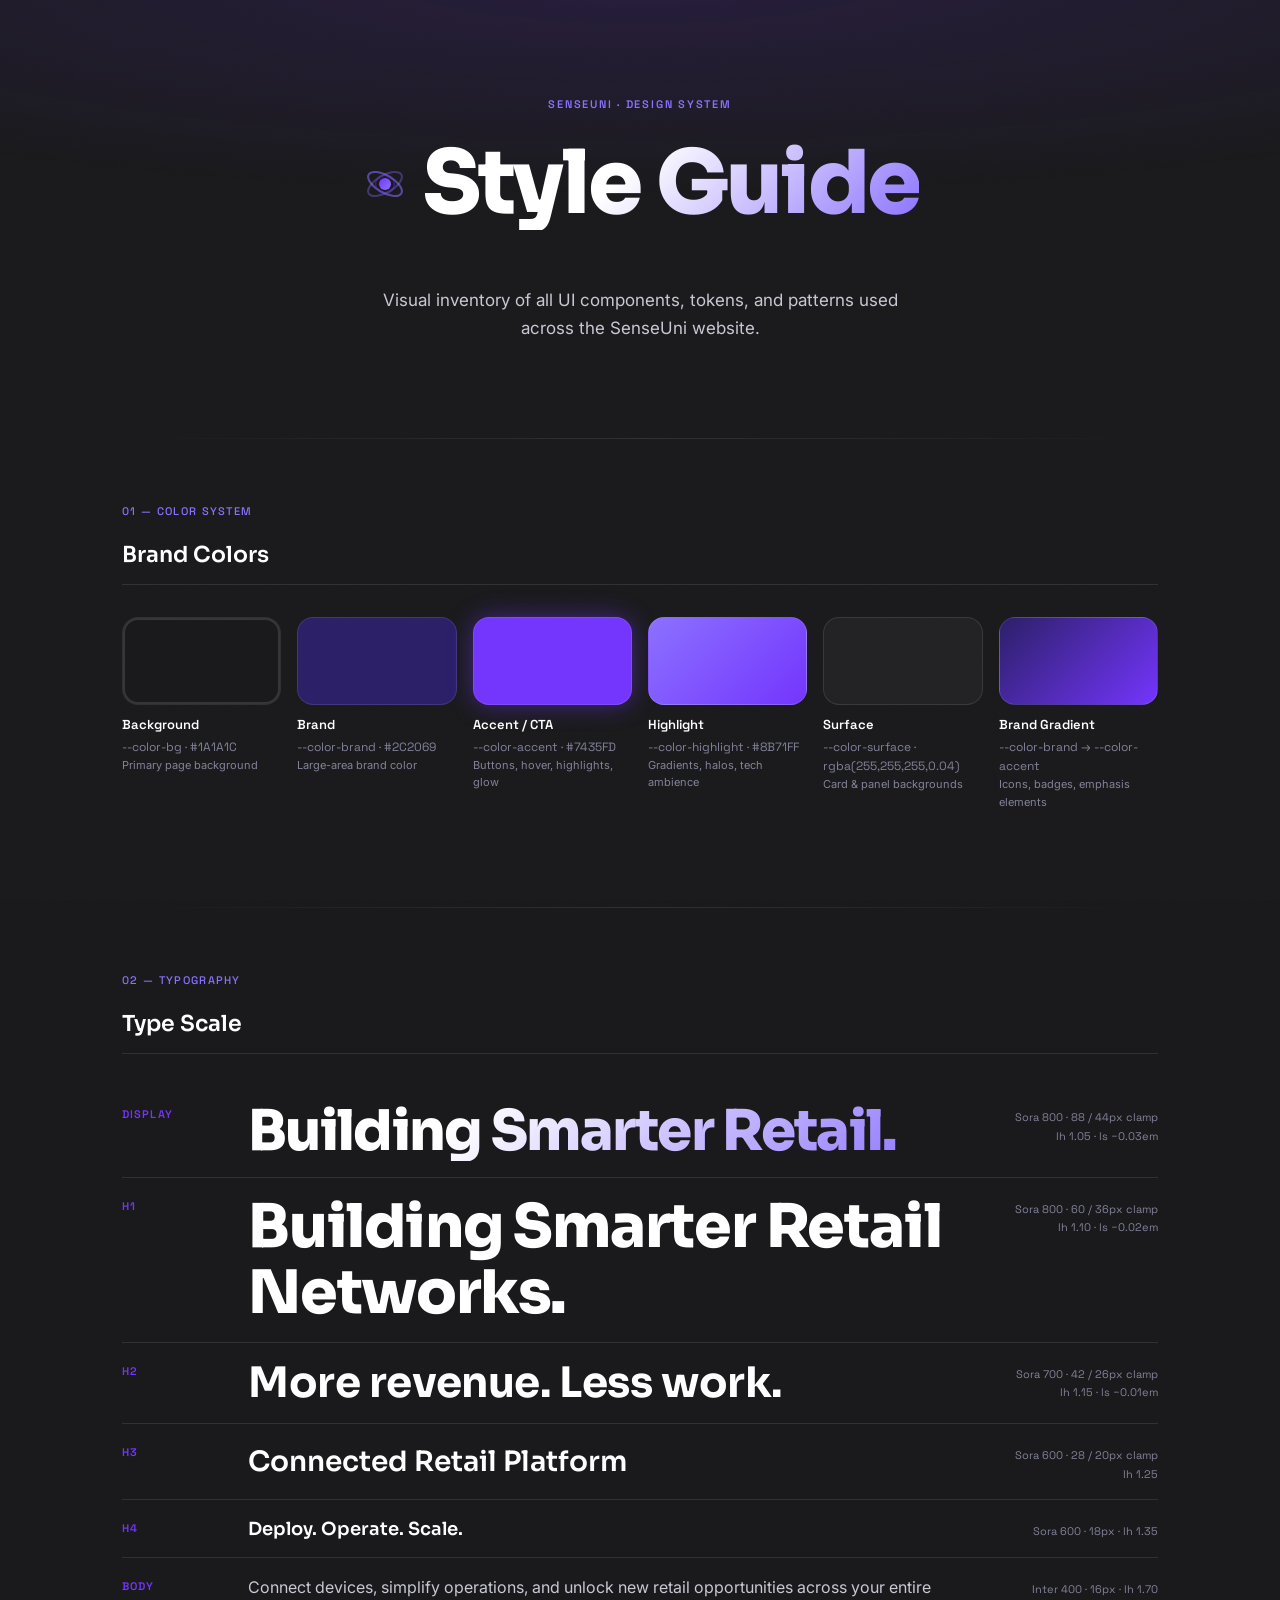
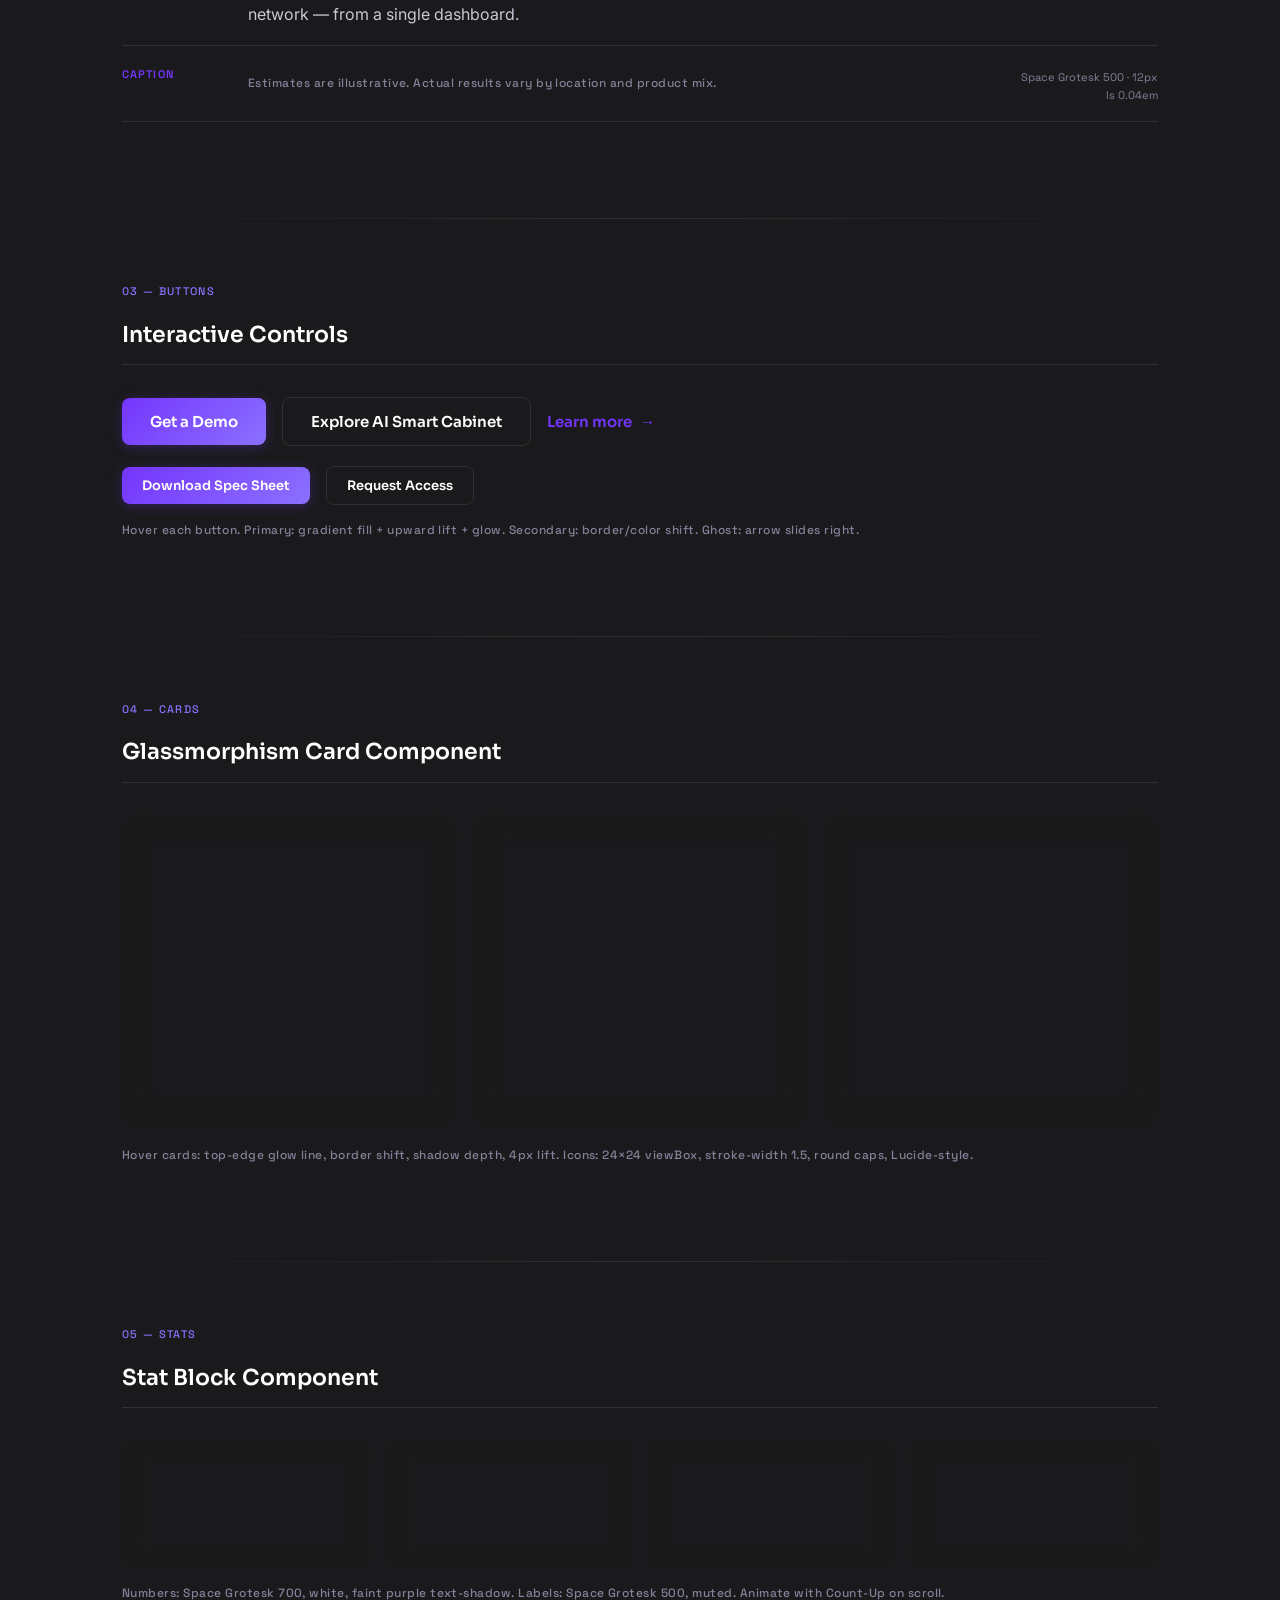
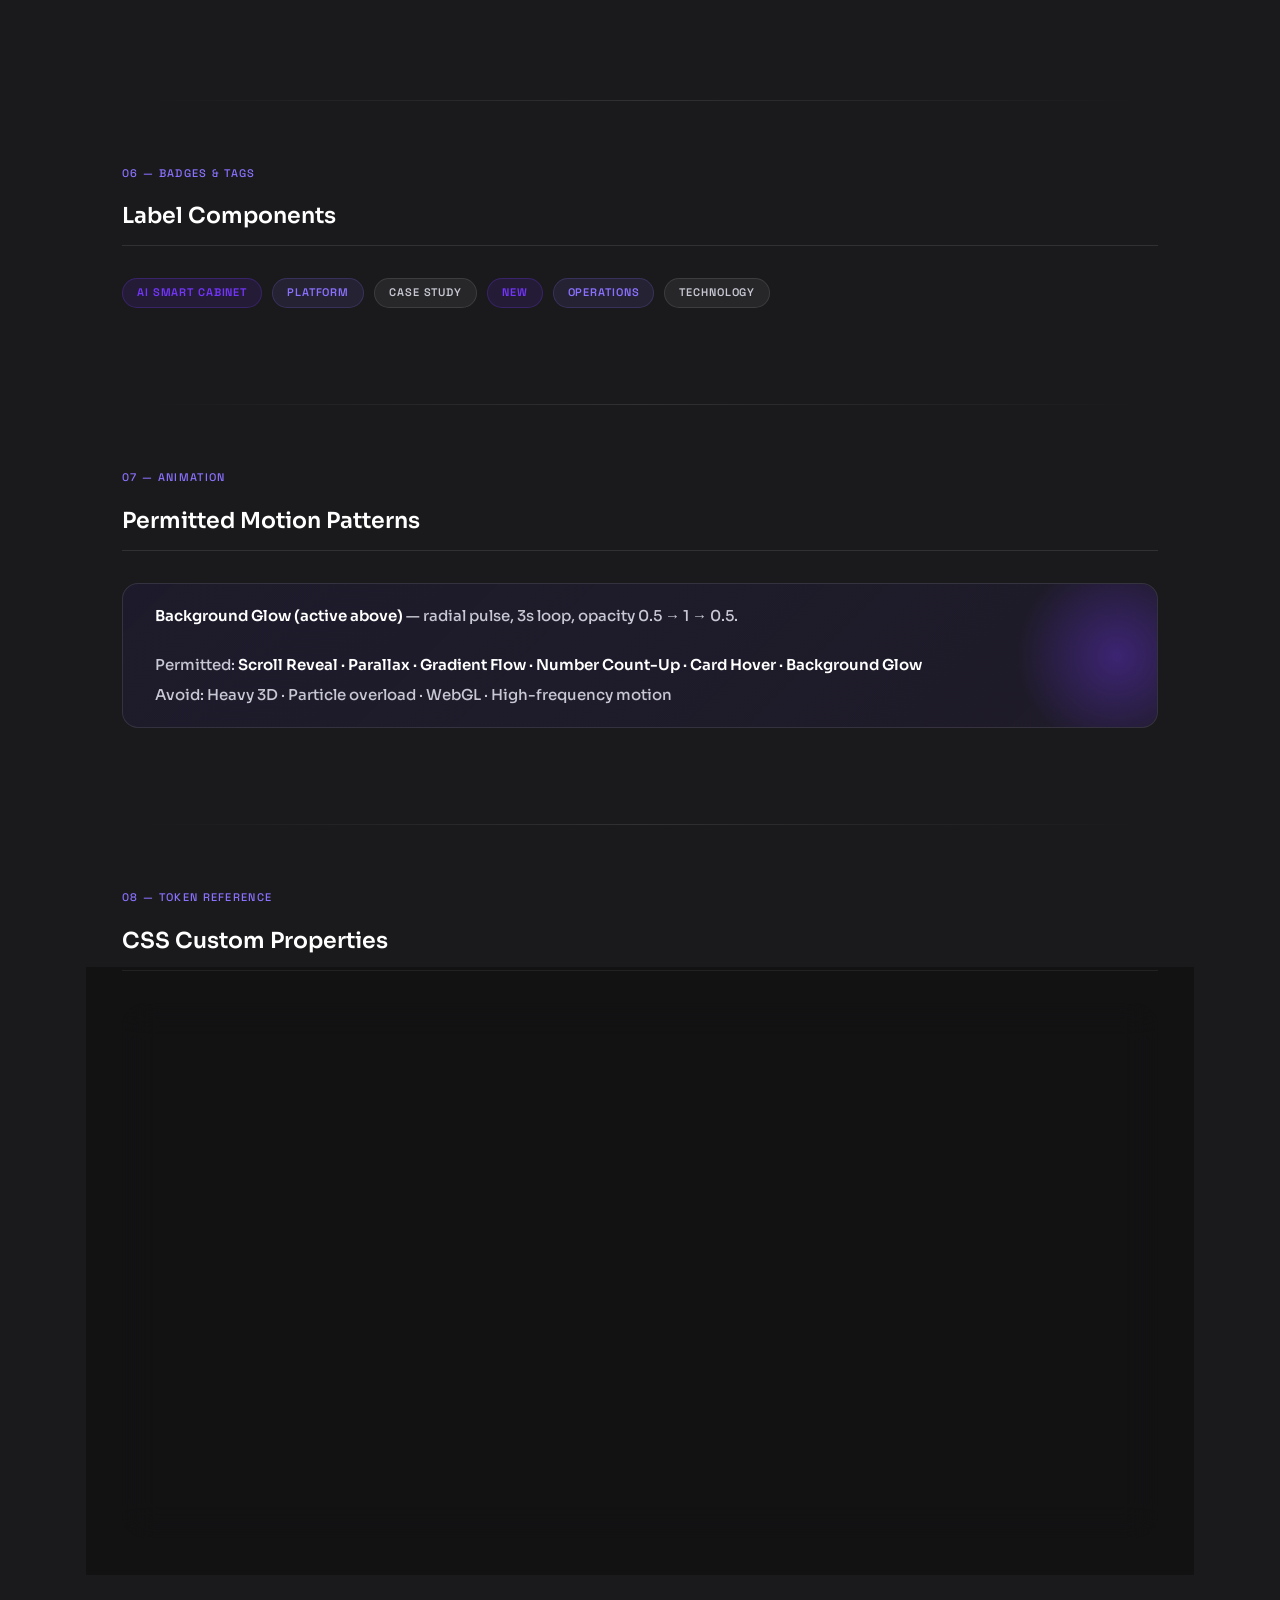
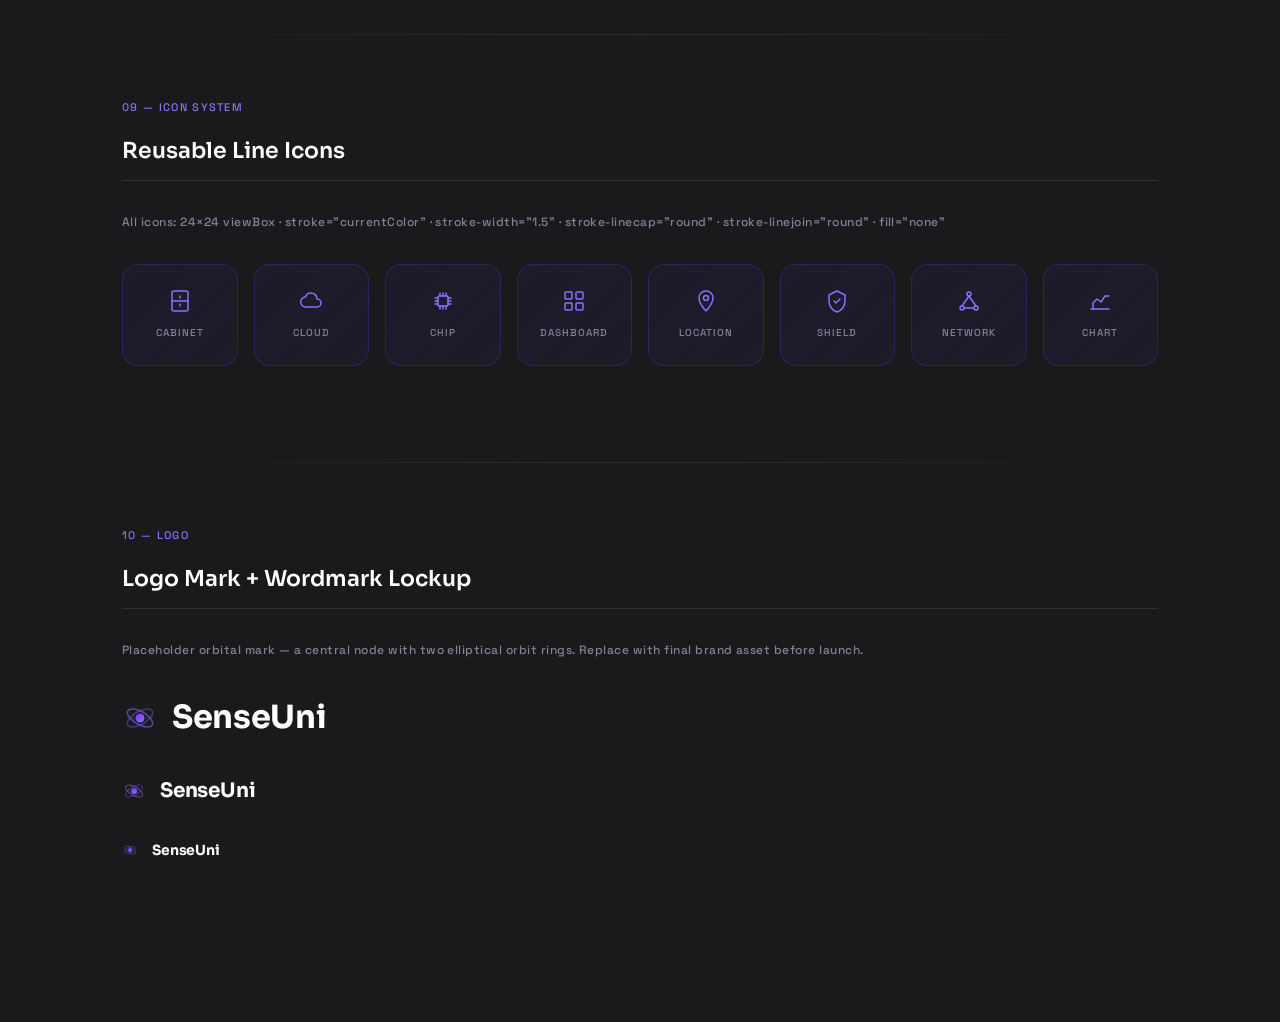
<file: style-guide.html>
<!DOCTYPE html>
<html lang="en">
<head>
  <meta charset="UTF-8" />
  <meta name="viewport" content="width=device-width, initial-scale=1.0" />
  <title>SenseUni — Design System Style Guide</title>
  <link rel="preconnect" href="https://fonts.googleapis.com" />
  <link rel="preconnect" href="https://fonts.gstatic.com" crossorigin />
  <link href="https://fonts.googleapis.com/css2?family=Sora:wght@300;400;500;600;700;800&family=Inter:wght@300;400;500;600&family=Space+Grotesk:wght@400;500;600;700&display=swap" rel="stylesheet" />

  <style>
    /* ─────────────────────────────────────────
       DESIGN TOKENS
    ───────────────────────────────────────── */
    :root {
      /* Brand Colors */
      --color-bg:          #1A1A1C;
      --color-brand:       #2C2069;
      --color-accent:      #7435FD;
      --color-highlight:   #8B71FF;

      /* Extended palette */
      --color-surface:       rgba(255, 255, 255, 0.04);
      --color-surface-hover: rgba(255, 255, 255, 0.08);
      --color-border:        rgba(255, 255, 255, 0.10);
      --color-border-glow:   rgba(116, 53, 253, 0.40);

      --color-text-primary:   #FFFFFF;
      --color-text-secondary: #C8C8D4;
      --color-text-muted:     #82829A;

      /* Gradients */
      --gradient-brand: linear-gradient(135deg, var(--color-brand), var(--color-accent));
      --gradient-glow:  radial-gradient(ellipse 120% 55% at 50% -5%,
                          rgba(116, 53, 253, 0.15) 0%,
                          rgba(116, 53, 253, 0.05) 50%,
                          transparent 75%);
      --gradient-card:  linear-gradient(135deg, rgba(44, 32, 105, 0.20) 0%, rgba(116, 53, 253, 0.06) 100%);
      --gradient-btn:   linear-gradient(135deg, var(--color-accent), var(--color-highlight));

      /* Typography */
      --font-heading: 'Sora', sans-serif;
      --font-body:    'Inter', sans-serif;
      --font-data:    'Space Grotesk', sans-serif;

      /* Radii */
      --radius-sm:  8px;
      --radius-md:  16px;
      --radius-lg:  24px;
      --radius-xl:  32px;

      /* Spacing */
      --space-xs:  8px;
      --space-sm:  16px;
      --space-md:  32px;
      --space-lg:  64px;
      --space-xl:  96px;

      /* Transitions */
      --transition-base: 0.25s ease;
      --transition-slow: 0.45s ease;
    }

    /* ─────────────────────────────────────────
       RESET & BASE
    ───────────────────────────────────────── */
    *, *::before, *::after { box-sizing: border-box; margin: 0; padding: 0; }
    html { scroll-behavior: smooth; }

    body {
      background-color: var(--color-bg);
      color: var(--color-text-primary);
      font-family: var(--font-body);
      font-size: 16px;
      line-height: 1.6;
      min-height: 100vh;
      overflow-x: hidden;
    }

    /* Purple ambient glow — center-top */
    body::before {
      content: '';
      position: fixed;
      top: 0; left: 0; right: 0;
      height: 60vh;
      background: var(--gradient-glow);
      pointer-events: none;
      z-index: 0;
    }

    /* Grain / noise texture overlay — above glow, below content */
    body::after {
      content: '';
      position: fixed;
      inset: 0;
      background-image: url("data:image/svg+xml,%3Csvg xmlns='http://www.w3.org/2000/svg' width='200' height='200'%3E%3Cfilter id='n'%3E%3CfeTurbulence type='fractalNoise' baseFrequency='0.85' numOctaves='4' stitchTiles='stitch'/%3E%3CfeColorMatrix type='saturate' values='0'/%3E%3C/filter%3E%3Crect width='200' height='200' filter='url(%23n)'/%3E%3C/svg%3E");
      background-repeat: repeat;
      background-size: 200px 200px;
      opacity: 0.035;
      mix-blend-mode: overlay;
      pointer-events: none;
      z-index: 2;
    }

    /* ─────────────────────────────────────────
       LAYOUT
    ───────────────────────────────────────── */
    .page-wrap {
      position: relative;
      z-index: 3;
      max-width: 1100px;
      margin: 0 auto;
      padding: var(--space-lg) var(--space-md);
    }

    .section { margin-bottom: var(--space-xl); }

    .section-label {
      font-family: var(--font-data);
      font-size: 11px;
      font-weight: 500;
      letter-spacing: 0.12em;
      text-transform: uppercase;
      color: var(--color-highlight);
      margin-bottom: var(--space-sm);
    }

    .section-title {
      font-family: var(--font-heading);
      font-size: 22px;
      font-weight: 600;
      color: var(--color-text-primary);
      margin-bottom: var(--space-md);
      padding-bottom: 12px;
      border-bottom: 1px solid var(--color-border);
    }

    /* ─────────────────────────────────────────
       PAGE HEADER
    ───────────────────────────────────────── */
    .page-header {
      text-align: center;
      margin-bottom: var(--space-xl);
      padding-top: var(--space-md);
    }

    .page-header__eyebrow {
      font-family: var(--font-data);
      font-size: 11px;
      font-weight: 600;
      letter-spacing: 0.16em;
      text-transform: uppercase;
      color: var(--color-highlight);
      margin-bottom: 24px;
    }

    /* Logo + wordmark lockup in header */
    .page-header__logo {
      display: inline-flex;
      align-items: center;
      justify-content: center;
      gap: 14px;
      margin-bottom: 28px;
    }

    .page-header__title {
      font-family: var(--font-heading);
      font-size: clamp(44px, 7vw, 88px);
      font-weight: 800;
      letter-spacing: -0.03em;
      line-height: 1.05;
      background: linear-gradient(135deg, var(--color-text-primary) 40%, var(--color-highlight));
      -webkit-background-clip: text;
      -webkit-text-fill-color: transparent;
      background-clip: text;
      margin-bottom: 0;
    }

    .page-header__sub {
      font-size: 17px;
      color: var(--color-text-secondary);
      max-width: 520px;
      margin: 28px auto 0;
      line-height: 1.65;
    }

    /* ─────────────────────────────────────────
       TYPOGRAPHY CLASSES
    ───────────────────────────────────────── */
    /* Display — hero headlines */
    .t-display {
      font-family: var(--font-heading);
      font-size: clamp(44px, 7vw, 88px);
      font-weight: 800;
      letter-spacing: -0.03em;
      line-height: 1.05;
      color: var(--color-text-primary);
    }

    .t-h1 { font-family: var(--font-heading); font-size: clamp(36px, 5vw, 60px); font-weight: 800; line-height: 1.1; letter-spacing: -0.02em; color: var(--color-text-primary); }
    .t-h2 { font-family: var(--font-heading); font-size: clamp(26px, 3.5vw, 42px); font-weight: 700; line-height: 1.15; letter-spacing: -0.01em; color: var(--color-text-primary); }
    .t-h3 { font-family: var(--font-heading); font-size: clamp(20px, 2.5vw, 28px); font-weight: 600; line-height: 1.25; color: var(--color-text-primary); }
    .t-h4 { font-family: var(--font-heading); font-size: 18px; font-weight: 600; line-height: 1.35; color: var(--color-text-primary); }
    .t-body    { font-family: var(--font-body); font-size: 16px; font-weight: 400; line-height: 1.7; color: var(--color-text-secondary); }
    .t-caption { font-family: var(--font-data); font-size: 12px; font-weight: 500; letter-spacing: 0.04em; color: var(--color-text-muted); }

    .gradient-text {
      background: linear-gradient(135deg, var(--color-text-primary) 30%, var(--color-highlight));
      -webkit-background-clip: text;
      -webkit-text-fill-color: transparent;
      background-clip: text;
    }

    /* ─────────────────────────────────────────
       TYPOGRAPHY SCALE TABLE
    ───────────────────────────────────────── */
    .type-scale { display: flex; flex-direction: column; }

    .type-row {
      display: grid;
      grid-template-columns: 110px 1fr 190px;
      gap: var(--space-sm);
      align-items: center;
      padding: var(--space-sm) 0;
      border-bottom: 1px solid var(--color-border);
    }

    .type-row__label {
      font-family: var(--font-data);
      font-size: 11px;
      font-weight: 600;
      letter-spacing: 0.10em;
      text-transform: uppercase;
      color: var(--color-accent);
      align-self: start;
      padding-top: 4px;
    }

    .type-row__meta {
      font-family: var(--font-data);
      font-size: 11px;
      color: var(--color-text-muted);
      text-align: right;
      align-self: start;
      padding-top: 6px;
      line-height: 1.7;
    }

    /* ─────────────────────────────────────────
       COLOR SWATCHES
    ───────────────────────────────────────── */
    .swatches { display: flex; flex-wrap: wrap; gap: var(--space-sm); }

    .swatch { display: flex; flex-direction: column; gap: 10px; min-width: 140px; flex: 1; }

    .swatch__block {
      height: 88px;
      border-radius: var(--radius-md);
      border: 1px solid var(--color-border);
      transition: transform var(--transition-base);
    }
    .swatch__block:hover { transform: translateY(-3px); }

    .swatch__block--bg        { background-color: var(--color-bg); box-shadow: inset 0 0 0 2px rgba(255,255,255,0.12); }
    .swatch__block--brand     { background-color: var(--color-brand); }
    .swatch__block--accent    { background-color: var(--color-accent); box-shadow: 0 0 24px rgba(116,53,253,0.45); }
    .swatch__block--highlight { background: linear-gradient(135deg, var(--color-highlight), var(--color-accent)); }
    .swatch__block--surface   { background-color: var(--color-surface); border: 1px solid var(--color-border); }
    .swatch__block--gradient  { background: var(--gradient-brand); }

    .swatch__name { font-family: var(--font-data); font-size: 13px; font-weight: 600; color: var(--color-text-primary); }
    .swatch__hex  { font-family: var(--font-data); font-size: 12px; color: var(--color-text-muted); margin-top: 2px; }
    .swatch__role { font-size: 11px; color: var(--color-text-muted); }

    /* ─────────────────────────────────────────
       BUTTONS
    ───────────────────────────────────────── */
    .btn-group { display: flex; flex-wrap: wrap; gap: var(--space-sm); align-items: center; }

    .btn {
      display: inline-flex;
      align-items: center;
      gap: 8px;
      padding: 14px 28px;
      border-radius: var(--radius-sm);
      font-family: var(--font-heading);
      font-size: 15px;
      font-weight: 600;
      cursor: pointer;
      text-decoration: none;
      border: none;
      outline: none;
      transition: transform var(--transition-base),
                  box-shadow var(--transition-base),
                  border-color var(--transition-base);
      position: relative;
      overflow: hidden;
      white-space: nowrap;
    }

    .btn--primary {
      background: var(--gradient-btn);
      color: var(--color-text-primary);
      box-shadow: 0 2px 12px rgba(116, 53, 253, 0.30);
    }
    .btn--primary::before {
      content: '';
      position: absolute;
      inset: 0;
      background: linear-gradient(135deg, rgba(255,255,255,0.12) 0%, transparent 55%);
      opacity: 0;
      transition: opacity var(--transition-base);
    }
    .btn--primary:hover {
      transform: translateY(-2px);
      box-shadow: 0 0 20px rgba(116, 53, 253, 0.50), 0 6px 24px rgba(116, 53, 253, 0.30);
    }
    .btn--primary:hover::before { opacity: 1; }
    .btn--primary:active { transform: translateY(0); }

    .btn--secondary {
      background: transparent;
      color: var(--color-text-primary);
      border: 1.5px solid var(--color-border);
    }
    .btn--secondary:hover {
      border-color: var(--color-highlight);
      color: var(--color-highlight);
      transform: translateY(-2px);
      box-shadow: 0 4px 20px rgba(139, 113, 255, 0.15);
    }
    .btn--secondary:active { transform: translateY(0); }

    .btn--ghost {
      background: transparent;
      color: var(--color-accent);
      padding-left: 0;
      padding-right: 4px;
    }
    .btn--ghost:hover { color: var(--color-highlight); }
    .btn--ghost .arrow { transition: transform var(--transition-base); }
    .btn--ghost:hover .arrow { transform: translateX(4px); }

    .btn--sm { padding: 10px 20px; font-size: 13px; }

    /* ─────────────────────────────────────────
       GLASSMORPHISM CARD
    ───────────────────────────────────────── */
    .glass-card {
      background: var(--gradient-card);
      border: 1px solid rgba(116, 53, 253, 0.30);
      border-radius: var(--radius-lg);
      padding: var(--space-md);
      backdrop-filter: blur(16px);
      -webkit-backdrop-filter: blur(16px);
      box-shadow: 0 0 24px rgba(116, 53, 253, 0.08);
      transition: border-color var(--transition-base),
                  box-shadow var(--transition-base),
                  transform var(--transition-slow);
      max-width: 360px;
      position: relative;
      overflow: hidden;
    }
    .glass-card::before {
      content: '';
      position: absolute;
      top: 0; left: 10%; right: 10%;
      height: 1px;
      background: linear-gradient(90deg, transparent, rgba(139, 113, 255, 0.60), transparent);
      opacity: 0;
      transition: opacity var(--transition-base);
    }
    .glass-card:hover {
      border-color: rgba(116, 53, 253, 0.50);
      box-shadow: 0 0 40px rgba(116, 53, 253, 0.20), 0 12px 40px rgba(0, 0, 0, 0.30);
      transform: translateY(-4px);
    }
    .glass-card:hover::before { opacity: 1; }

    .glass-card__icon {
      width: 48px;
      height: 48px;
      border-radius: var(--radius-sm);
      background: linear-gradient(135deg, var(--color-brand), var(--color-accent));
      display: flex;
      align-items: center;
      justify-content: center;
      margin-bottom: var(--space-sm);
      color: var(--color-text-primary);
    }

    .glass-card__title { font-family: var(--font-heading); font-size: 18px; font-weight: 600; color: var(--color-text-primary); margin-bottom: 10px; }
    .glass-card__body  { font-size: 15px; line-height: 1.65; color: var(--color-text-secondary); }

    .glass-card__tag {
      display: inline-block;
      margin-top: var(--space-sm);
      font-family: var(--font-data);
      font-size: 11px;
      font-weight: 600;
      letter-spacing: 0.08em;
      text-transform: uppercase;
      color: var(--color-highlight);
      background: rgba(139, 113, 255, 0.10);
      border: 1px solid rgba(139, 113, 255, 0.20);
      border-radius: 20px;
      padding: 4px 12px;
    }

    .card-grid {
      display: grid;
      grid-template-columns: repeat(auto-fit, minmax(300px, 1fr));
      gap: var(--space-sm);
    }

    /* ─────────────────────────────────────────
       STAT BLOCK
    ───────────────────────────────────────── */
    .stat-grid { display: grid; grid-template-columns: repeat(auto-fit, minmax(180px, 1fr)); gap: var(--space-sm); }

    .stat-block {
      background: var(--gradient-card);
      border: 1px solid var(--color-border);
      border-radius: var(--radius-md);
      padding: var(--space-sm) var(--space-md);
      text-align: center;
      backdrop-filter: blur(12px);
      -webkit-backdrop-filter: blur(12px);
      transition: border-color var(--transition-base), box-shadow var(--transition-base), transform var(--transition-base);
    }
    .stat-block:hover {
      border-color: var(--color-border-glow);
      box-shadow: 0 8px 32px rgba(116, 53, 253, 0.15);
      transform: translateY(-3px);
    }

    .stat-block__number {
      font-family: var(--font-data);
      font-size: clamp(32px, 4vw, 48px);
      font-weight: 700;
      line-height: 1;
      color: var(--color-text-primary);
      text-shadow: 0 0 28px rgba(116, 53, 253, 0.35);
      margin-bottom: 8px;
    }
    .stat-block__label {
      font-family: var(--font-data);
      font-size: 12px;
      font-weight: 500;
      letter-spacing: 0.06em;
      text-transform: uppercase;
      color: var(--color-text-muted);
    }

    /* ─────────────────────────────────────────
       BADGES
    ───────────────────────────────────────── */
    .badge-row { display: flex; flex-wrap: wrap; gap: 10px; align-items: center; }

    .badge {
      font-family: var(--font-data);
      font-size: 11px;
      font-weight: 600;
      letter-spacing: 0.08em;
      text-transform: uppercase;
      border-radius: 20px;
      padding: 5px 14px;
    }
    .badge--accent    { color: var(--color-accent);         background: rgba(116, 53, 253, 0.12); border: 1px solid rgba(116, 53, 253, 0.25); }
    .badge--highlight { color: var(--color-highlight);      background: rgba(139, 113, 255, 0.10); border: 1px solid rgba(139, 113, 255, 0.20); }
    .badge--neutral   { color: var(--color-text-secondary); background: rgba(255, 255, 255, 0.06); border: 1px solid var(--color-border); }

    /* ─────────────────────────────────────────
       DIVIDER
    ───────────────────────────────────────── */
    .divider {
      border: none;
      height: 1px;
      background: linear-gradient(90deg, transparent, var(--color-border), transparent);
      margin: var(--space-lg) 0;
    }

    /* ─────────────────────────────────────────
       ANIMATION DEMO BANNER
    ───────────────────────────────────────── */
    .anim-banner {
      display: flex;
      align-items: center;
      gap: var(--space-sm);
      background: var(--gradient-card);
      border: 1px solid var(--color-border);
      border-radius: var(--radius-md);
      padding: 20px var(--space-md);
      overflow: hidden;
      position: relative;
    }
    .anim-banner__glow {
      position: absolute;
      right: -60px; top: 50%;
      transform: translateY(-50%);
      width: 200px; height: 200px;
      border-radius: 50%;
      background: radial-gradient(circle, rgba(116,53,253,0.35) 0%, transparent 70%);
      animation: pulseGlow 3s ease-in-out infinite;
    }
    @keyframes pulseGlow {
      0%, 100% { opacity: 0.5; transform: translateY(-50%) scale(1); }
      50%       { opacity: 1;   transform: translateY(-50%) scale(1.15); }
    }
    .anim-banner__text { font-family: var(--font-heading); font-size: 15px; font-weight: 500; color: var(--color-text-secondary); }
    .anim-banner__text strong { color: var(--color-text-primary); font-weight: 600; }

    /* ─────────────────────────────────────────
       ICON SYSTEM — section 09
    ───────────────────────────────────────── */
    .icon-grid {
      display: flex;
      flex-wrap: wrap;
      gap: var(--space-sm);
    }

    .icon-item {
      display: flex;
      flex-direction: column;
      align-items: center;
      gap: 12px;
      padding: 24px 20px;
      background: var(--gradient-card);
      border: 1px solid rgba(116, 53, 253, 0.25);
      border-radius: var(--radius-md);
      min-width: 100px;
      flex: 1;
      transition: border-color var(--transition-base),
                  box-shadow var(--transition-base),
                  transform var(--transition-base);
      color: var(--color-highlight);
    }
    .icon-item:hover {
      border-color: rgba(116, 53, 253, 0.50);
      box-shadow: 0 0 24px rgba(116, 53, 253, 0.15);
      transform: translateY(-3px);
      color: var(--color-text-primary);
    }
    .icon-item__label {
      font-family: var(--font-data);
      font-size: 10px;
      font-weight: 500;
      letter-spacing: 0.10em;
      text-transform: uppercase;
      color: var(--color-text-muted);
      text-align: center;
    }

    /* ─────────────────────────────────────────
       LOGO SECTION — section 10
    ───────────────────────────────────────── */
    .logo-lockups {
      display: flex;
      flex-direction: column;
      gap: var(--space-md);
    }

    .logo-lockup {
      display: inline-flex;
      align-items: center;
      gap: 14px;
    }

    .logo-wordmark {
      font-family: var(--font-heading);
      font-weight: 700;
      color: var(--color-text-primary);
      letter-spacing: -0.01em;
    }

    .logo-lockup--lg .logo-wordmark { font-size: 32px; }
    .logo-lockup--md .logo-wordmark { font-size: 20px; }
    .logo-lockup--sm .logo-wordmark { font-size: 14px; }

    .logo-lockup--lg svg { width: 36px; height: 36px; }
    .logo-lockup--md svg { width: 24px; height: 24px; }
    .logo-lockup--sm svg { width: 16px; height: 16px; }

    /* ─────────────────────────────────────────
       RESPONSIVE
    ───────────────────────────────────────── */
    @media (max-width: 640px) {
      .type-row { grid-template-columns: 80px 1fr; }
      .type-row__meta { display: none; }
      .card-grid { grid-template-columns: 1fr; }
      .glass-card { max-width: 100%; }
      .icon-grid { gap: 10px; }
      .icon-item { min-width: 80px; padding: 18px 12px; }
    }
  </style>
</head>
<body>

<div class="page-wrap">

  <!-- ── PAGE HEADER ── -->
  <header class="page-header">
    <p class="page-header__eyebrow">SenseUni · Design System</p>

    <!-- Logo mark + wordmark lockup -->
    <div class="page-header__logo">
      <!-- Orbital logo mark — placeholder to be replaced with final brand file -->
      <svg width="48" height="48" viewBox="0 0 28 28" fill="none" xmlns="http://www.w3.org/2000/svg" aria-hidden="true">
        <defs>
          <linearGradient id="nodeGrad" x1="0%" y1="0%" x2="100%" y2="100%">
            <stop offset="0%" stop-color="#7435FD"/>
            <stop offset="100%" stop-color="#8B71FF"/>
          </linearGradient>
        </defs>
        <!-- Orbit ring 1 — tilted 30° -->
        <ellipse cx="14" cy="14" rx="11" ry="5"
          stroke="#8B71FF" stroke-width="1.2" stroke-opacity="0.55" fill="none"
          transform="rotate(30 14 14)"/>
        <!-- Orbit ring 2 — tilted -30° -->
        <ellipse cx="14" cy="14" rx="11" ry="5"
          stroke="#8B71FF" stroke-width="1.2" stroke-opacity="0.35" fill="none"
          transform="rotate(-30 14 14)"/>
        <!-- Central node -->
        <circle cx="14" cy="14" r="3.5" fill="url(#nodeGrad)"/>
        <!-- Outer ring of node -->
        <circle cx="14" cy="14" r="5.5" stroke="#7435FD" stroke-width="0.8" stroke-opacity="0.40" fill="none"/>
      </svg>

      <h1 class="page-header__title">Style Guide</h1>
    </div>

    <p class="page-header__sub">Visual inventory of all UI components, tokens, and patterns used across the SenseUni website.</p>
  </header>

  <hr class="divider" />

  <!-- ── 1. COLOR SYSTEM ── -->
  <section class="section">
    <p class="section-label">01 — Color System</p>
    <h2 class="section-title">Brand Colors</h2>
    <div class="swatches">
      <div class="swatch">
        <div class="swatch__block swatch__block--bg"></div>
        <div>
          <div class="swatch__name">Background</div>
          <div class="swatch__hex">--color-bg · #1A1A1C</div>
          <div class="swatch__role">Primary page background</div>
        </div>
      </div>
      <div class="swatch">
        <div class="swatch__block swatch__block--brand"></div>
        <div>
          <div class="swatch__name">Brand</div>
          <div class="swatch__hex">--color-brand · #2C2069</div>
          <div class="swatch__role">Large-area brand color</div>
        </div>
      </div>
      <div class="swatch">
        <div class="swatch__block swatch__block--accent"></div>
        <div>
          <div class="swatch__name">Accent / CTA</div>
          <div class="swatch__hex">--color-accent · #7435FD</div>
          <div class="swatch__role">Buttons, hover, highlights, glow</div>
        </div>
      </div>
      <div class="swatch">
        <div class="swatch__block swatch__block--highlight"></div>
        <div>
          <div class="swatch__name">Highlight</div>
          <div class="swatch__hex">--color-highlight · #8B71FF</div>
          <div class="swatch__role">Gradients, halos, tech ambience</div>
        </div>
      </div>
      <div class="swatch">
        <div class="swatch__block swatch__block--surface"></div>
        <div>
          <div class="swatch__name">Surface</div>
          <div class="swatch__hex">--color-surface · rgba(255,255,255,0.04)</div>
          <div class="swatch__role">Card &amp; panel backgrounds</div>
        </div>
      </div>
      <div class="swatch">
        <div class="swatch__block swatch__block--gradient"></div>
        <div>
          <div class="swatch__name">Brand Gradient</div>
          <div class="swatch__hex">--color-brand → --color-accent</div>
          <div class="swatch__role">Icons, badges, emphasis elements</div>
        </div>
      </div>
    </div>
  </section>

  <hr class="divider" />

  <!-- ── 2. TYPOGRAPHY ── -->
  <section class="section">
    <p class="section-label">02 — Typography</p>
    <h2 class="section-title">Type Scale</h2>

    <div class="type-scale">

      <div class="type-row">
        <span class="type-row__label">Display</span>
        <span class="t-display gradient-text" style="font-size: clamp(32px, 5vw, 56px);">Building Smarter Retail.</span>
        <span class="type-row__meta">Sora 800 · 88 / 44px clamp<br/>lh 1.05 · ls −0.03em</span>
      </div>

      <div class="type-row">
        <span class="type-row__label">H1</span>
        <span class="t-h1">Building Smarter Retail Networks.</span>
        <span class="type-row__meta">Sora 800 · 60 / 36px clamp<br/>lh 1.10 · ls −0.02em</span>
      </div>

      <div class="type-row">
        <span class="type-row__label">H2</span>
        <span class="t-h2">More revenue. Less work.</span>
        <span class="type-row__meta">Sora 700 · 42 / 26px clamp<br/>lh 1.15 · ls −0.01em</span>
      </div>

      <div class="type-row">
        <span class="type-row__label">H3</span>
        <span class="t-h3">Connected Retail Platform</span>
        <span class="type-row__meta">Sora 600 · 28 / 20px clamp<br/>lh 1.25</span>
      </div>

      <div class="type-row">
        <span class="type-row__label">H4</span>
        <span class="t-h4">Deploy. Operate. Scale.</span>
        <span class="type-row__meta">Sora 600 · 18px · lh 1.35</span>
      </div>

      <div class="type-row">
        <span class="type-row__label">Body</span>
        <span class="t-body">Connect devices, simplify operations, and unlock new retail opportunities across your entire network — from a single dashboard.</span>
        <span class="type-row__meta">Inter 400 · 16px · lh 1.70</span>
      </div>

      <div class="type-row">
        <span class="type-row__label">Caption</span>
        <span class="t-caption">Estimates are illustrative. Actual results vary by location and product mix.</span>
        <span class="type-row__meta">Space Grotesk 500 · 12px<br/>ls 0.04em</span>
      </div>

    </div>
  </section>

  <hr class="divider" />

  <!-- ── 3. BUTTONS ── -->
  <section class="section">
    <p class="section-label">03 — Buttons</p>
    <h2 class="section-title">Interactive Controls</h2>

    <div class="btn-group" style="margin-bottom: 20px;">
      <button class="btn btn--primary">Get a Demo</button>
      <button class="btn btn--secondary">Explore AI Smart Cabinet</button>
      <button class="btn btn--ghost">Learn more <span class="arrow">→</span></button>
    </div>
    <div class="btn-group">
      <button class="btn btn--primary btn--sm">Download Spec Sheet</button>
      <button class="btn btn--secondary btn--sm">Request Access</button>
    </div>
    <p class="t-caption" style="margin-top: 16px;">
      Hover each button. Primary: gradient fill + upward lift + glow. Secondary: border/color shift. Ghost: arrow slides right.
    </p>
  </section>

  <hr class="divider" />

  <!-- ── 4. GLASSMORPHISM CARDS ── -->
  <section class="section">
    <p class="section-label">04 — Cards</p>
    <h2 class="section-title">Glassmorphism Card Component</h2>

    <div class="card-grid">

      <!-- Card 1: Clock / 24-7 icon for "No Staff. Ever." -->
      <div class="glass-card">
        <div class="glass-card__icon">
          <svg width="24" height="24" viewBox="0 0 24 24" fill="none"
               stroke="currentColor" stroke-width="1.5"
               stroke-linecap="round" stroke-linejoin="round"
               aria-hidden="true">
            <circle cx="12" cy="12" r="9"/>
            <polyline points="12 7 12 12 15.5 14.5"/>
            <!-- 24h tick marks at top and sides -->
            <line x1="12" y1="3.5" x2="12" y2="5.5"/>
            <line x1="20.5" y1="12" x2="18.5" y2="12"/>
            <line x1="3.5" y1="12" x2="5.5" y2="12"/>
          </svg>
        </div>
        <h3 class="glass-card__title">No Staff. Ever.</h3>
        <p class="glass-card__body">No cashier, no shift schedule, no labor cost per transaction. Your cabinet operates 24/7 with zero on-site staff.</p>
        <span class="glass-card__tag">Operations</span>
      </div>

      <!-- Card 2: Activity / pulse-line icon for "Know Before You Go" -->
      <div class="glass-card">
        <div class="glass-card__icon">
          <svg width="24" height="24" viewBox="0 0 24 24" fill="none"
               stroke="currentColor" stroke-width="1.5"
               stroke-linecap="round" stroke-linejoin="round"
               aria-hidden="true">
            <polyline points="2 12 6 12 8 5 10 19 13 9 15 15 17 12 22 12"/>
          </svg>
        </div>
        <h3 class="glass-card__title">Know Before You Go</h3>
        <p class="glass-card__body">Live inventory and alerts tell you what's low before you make the drive. Manage every location from one dashboard.</p>
        <span class="glass-card__tag">Intelligence</span>
      </div>

      <!-- Card 3: Connected-nodes / network icon for "Built to Scale" -->
      <div class="glass-card">
        <div class="glass-card__icon">
          <svg width="24" height="24" viewBox="0 0 24 24" fill="none"
               stroke="currentColor" stroke-width="1.5"
               stroke-linecap="round" stroke-linejoin="round"
               aria-hidden="true">
            <circle cx="12" cy="5"  r="2"/>
            <circle cx="5"  cy="19" r="2"/>
            <circle cx="19" cy="19" r="2"/>
            <line x1="12" y1="7"  x2="5"  y2="17"/>
            <line x1="12" y1="7"  x2="19" y2="17"/>
            <line x1="7"  y1="19" x2="17" y2="19"/>
          </svg>
        </div>
        <h3 class="glass-card__title">Built to Scale</h3>
        <p class="glass-card__body">AIoT platform and cloud infrastructure support growing fleets from 10 to 10,000+ units without changing your workflow.</p>
        <span class="glass-card__tag">Scalability</span>
      </div>

    </div>

    <p class="t-caption" style="margin-top: 20px;">
      Hover cards: top-edge glow line, border shift, shadow depth, 4px lift. Icons: 24×24 viewBox, stroke-width 1.5, round caps, Lucide-style.
    </p>
  </section>

  <hr class="divider" />

  <!-- ── 5. STAT BLOCKS ── -->
  <section class="section">
    <p class="section-label">05 — Stats</p>
    <h2 class="section-title">Stat Block Component</h2>

    <div class="stat-grid">
      <div class="stat-block">
        <div class="stat-block__number">100,000+</div>
        <div class="stat-block__label">Units Deployed Globally</div>
      </div>
      <div class="stat-block">
        <div class="stat-block__number">99.6%</div>
        <div class="stat-block__label">AI Recognition Accuracy</div>
      </div>
      <div class="stat-block">
        <div class="stat-block__number">10+</div>
        <div class="stat-block__label">Years in Retail Technology</div>
      </div>
      <div class="stat-block">
        <div class="stat-block__number">99+</div>
        <div class="stat-block__label">Companies Deployed</div>
      </div>
    </div>

    <p class="t-caption" style="margin-top: 16px;">
      Numbers: Space Grotesk 700, white, faint purple text-shadow. Labels: Space Grotesk 500, muted. Animate with Count-Up on scroll.
    </p>
  </section>

  <hr class="divider" />

  <!-- ── 6. BADGES / TAGS ── -->
  <section class="section">
    <p class="section-label">06 — Badges &amp; Tags</p>
    <h2 class="section-title">Label Components</h2>

    <div class="badge-row">
      <span class="badge badge--accent">AI Smart Cabinet</span>
      <span class="badge badge--highlight">Platform</span>
      <span class="badge badge--neutral">Case Study</span>
      <span class="badge badge--accent">New</span>
      <span class="badge badge--highlight">Operations</span>
      <span class="badge badge--neutral">Technology</span>
    </div>
  </section>

  <hr class="divider" />

  <!-- ── 7. ANIMATION REFERENCE ── -->
  <section class="section">
    <p class="section-label">07 — Animation</p>
    <h2 class="section-title">Permitted Motion Patterns</h2>

    <div class="anim-banner">
      <div class="anim-banner__glow"></div>
      <div>
        <p class="anim-banner__text">
          <strong>Background Glow (active above)</strong> — radial pulse, 3s loop, opacity 0.5 → 1 → 0.5.
        </p>
        <br/>
        <p class="anim-banner__text">Permitted: <strong>Scroll Reveal · Parallax · Gradient Flow · Number Count-Up · Card Hover · Background Glow</strong></p>
        <p class="anim-banner__text" style="margin-top:6px;">Avoid: Heavy 3D · Particle overload · WebGL · High-frequency motion</p>
      </div>
    </div>
  </section>

  <hr class="divider" />

  <!-- ── 8. CSS TOKEN REFERENCE ── -->
  <section class="section">
    <p class="section-label">08 — Token Reference</p>
    <h2 class="section-title">CSS Custom Properties</h2>

    <div class="glass-card" style="max-width: 100%; background: rgba(0,0,0,0.30);">
      <pre style="font-family: 'Space Grotesk', monospace; font-size: 13px; color: var(--color-text-secondary); line-height: 1.9; overflow-x: auto;"><span style="color:var(--color-highlight);">:root</span> {
  <span style="color:var(--color-accent);">/* Colors */</span>
  --color-bg:          <span style="color:var(--color-highlight);">#1A1A1C</span>
  --color-brand:       <span style="color:var(--color-highlight);">#2C2069</span>
  --color-accent:      <span style="color:var(--color-highlight);">#7435FD</span>
  --color-highlight:   <span style="color:var(--color-highlight);">#8B71FF</span>
  --color-text-primary:   <span style="color:var(--color-highlight);">#FFFFFF</span>
  --color-text-secondary: <span style="color:var(--color-highlight);">#C8C8D4</span>
  --color-text-muted:     <span style="color:var(--color-highlight);">#82829A</span>

  <span style="color:var(--color-accent);">/* Fonts */</span>
  --font-heading: <span style="color:var(--color-highlight);">'Sora', sans-serif</span>
  --font-body:    <span style="color:var(--color-highlight);">'Inter', sans-serif</span>
  --font-data:    <span style="color:var(--color-highlight);">'Space Grotesk', sans-serif</span>

  <span style="color:var(--color-accent);">/* Radii */</span>
  --radius-sm: <span style="color:var(--color-highlight);">8px</span>    --radius-md: <span style="color:var(--color-highlight);">16px</span>
  --radius-lg: <span style="color:var(--color-highlight);">24px</span>   --radius-xl: <span style="color:var(--color-highlight);">32px</span>
}</pre>
    </div>
  </section>

  <hr class="divider" />

  <!-- ── 9. ICON SYSTEM ── -->
  <section class="section">
    <p class="section-label">09 — Icon System</p>
    <h2 class="section-title">Reusable Line Icons</h2>
    <p class="t-caption" style="margin-bottom: var(--space-md);">
      All icons: 24×24 viewBox · stroke="currentColor" · stroke-width="1.5" · stroke-linecap="round" · stroke-linejoin="round" · fill="none"
    </p>

    <div class="icon-grid">

      <!-- Cabinet -->
      <div class="icon-item">
        <svg width="24" height="24" viewBox="0 0 24 24" fill="none" stroke="currentColor" stroke-width="1.5" stroke-linecap="round" stroke-linejoin="round" aria-hidden="true">
          <rect x="4" y="2" width="16" height="20" rx="2"/>
          <line x1="4" y1="12" x2="20" y2="12"/>
          <line x1="12" y1="7"  x2="12" y2="9"/>
          <line x1="12" y1="15" x2="12" y2="17"/>
        </svg>
        <span class="icon-item__label">Cabinet</span>
      </div>

      <!-- Cloud -->
      <div class="icon-item">
        <svg width="24" height="24" viewBox="0 0 24 24" fill="none" stroke="currentColor" stroke-width="1.5" stroke-linecap="round" stroke-linejoin="round" aria-hidden="true">
          <path d="M18 10a6 6 0 0 0-11.6-2A5 5 0 0 0 7 18h11a4 4 0 0 0 0-8z"/>
        </svg>
        <span class="icon-item__label">Cloud</span>
      </div>

      <!-- Chip / Processor -->
      <div class="icon-item">
        <svg width="24" height="24" viewBox="0 0 24 24" fill="none" stroke="currentColor" stroke-width="1.5" stroke-linecap="round" stroke-linejoin="round" aria-hidden="true">
          <rect x="7" y="7" width="10" height="10" rx="1"/>
          <line x1="9"  y1="7"  x2="9"  y2="4"/><line x1="12" y1="7"  x2="12" y2="4"/><line x1="15" y1="7"  x2="15" y2="4"/>
          <line x1="9"  y1="20" x2="9"  y2="17"/><line x1="12" y1="20" x2="12" y2="17"/><line x1="15" y1="20" x2="15" y2="17"/>
          <line x1="4"  y1="9"  x2="7"  y2="9"/><line x1="4"  y1="12" x2="7"  y2="12"/><line x1="4"  y1="15" x2="7"  y2="15"/>
          <line x1="17" y1="9"  x2="20" y2="9"/><line x1="17" y1="12" x2="20" y2="12"/><line x1="17" y1="15" x2="20" y2="15"/>
        </svg>
        <span class="icon-item__label">Chip</span>
      </div>

      <!-- Dashboard -->
      <div class="icon-item">
        <svg width="24" height="24" viewBox="0 0 24 24" fill="none" stroke="currentColor" stroke-width="1.5" stroke-linecap="round" stroke-linejoin="round" aria-hidden="true">
          <rect x="3"  y="3"  width="7" height="7" rx="1"/>
          <rect x="14" y="3"  width="7" height="7" rx="1"/>
          <rect x="14" y="14" width="7" height="7" rx="1"/>
          <rect x="3"  y="14" width="7" height="7" rx="1"/>
        </svg>
        <span class="icon-item__label">Dashboard</span>
      </div>

      <!-- Location Pin -->
      <div class="icon-item">
        <svg width="24" height="24" viewBox="0 0 24 24" fill="none" stroke="currentColor" stroke-width="1.5" stroke-linecap="round" stroke-linejoin="round" aria-hidden="true">
          <path d="M12 2C8.13 2 5 5.13 5 9c0 5.25 7 13 7 13s7-7.75 7-13c0-3.87-3.13-7-7-7z"/>
          <circle cx="12" cy="9" r="2.5"/>
        </svg>
        <span class="icon-item__label">Location</span>
      </div>

      <!-- Shield -->
      <div class="icon-item">
        <svg width="24" height="24" viewBox="0 0 24 24" fill="none" stroke="currentColor" stroke-width="1.5" stroke-linecap="round" stroke-linejoin="round" aria-hidden="true">
          <path d="M12 2L4 6v6c0 5.25 3.5 9.74 8 11 4.5-1.26 8-5.75 8-11V6z"/>
          <polyline points="9 12 11 14 15 10"/>
        </svg>
        <span class="icon-item__label">Shield</span>
      </div>

      <!-- Network -->
      <div class="icon-item">
        <svg width="24" height="24" viewBox="0 0 24 24" fill="none" stroke="currentColor" stroke-width="1.5" stroke-linecap="round" stroke-linejoin="round" aria-hidden="true">
          <circle cx="12" cy="5"  r="2"/>
          <circle cx="5"  cy="19" r="2"/>
          <circle cx="19" cy="19" r="2"/>
          <line x1="12" y1="7"  x2="5"  y2="17"/>
          <line x1="12" y1="7"  x2="19" y2="17"/>
          <line x1="7"  y1="19" x2="17" y2="19"/>
        </svg>
        <span class="icon-item__label">Network</span>
      </div>

      <!-- Chart / Analytics -->
      <div class="icon-item">
        <svg width="24" height="24" viewBox="0 0 24 24" fill="none" stroke="currentColor" stroke-width="1.5" stroke-linecap="round" stroke-linejoin="round" aria-hidden="true">
          <line x1="3" y1="20" x2="21" y2="20"/>
          <polyline points="5 20 5 14 9 10 13 13 17 7 21 7"/>
        </svg>
        <span class="icon-item__label">Chart</span>
      </div>

    </div>
  </section>

  <hr class="divider" />

  <!-- ── 10. LOGO ── -->
  <section class="section">
    <!-- NOTE: This orbital mark is a placeholder. Replace with the final brand logo file when available. -->
    <p class="section-label">10 — Logo</p>
    <h2 class="section-title">Logo Mark + Wordmark Lockup</h2>
    <p class="t-caption" style="margin-bottom: var(--space-md);">
      Placeholder orbital mark — a central node with two elliptical orbit rings. Replace with final brand asset before launch.
    </p>

    <div class="logo-lockups">

      <!-- Large -->
      <div class="logo-lockup logo-lockup--lg">
        <svg viewBox="0 0 28 28" fill="none" xmlns="http://www.w3.org/2000/svg" aria-hidden="true">
          <defs>
            <linearGradient id="nodeGradLg" x1="0%" y1="0%" x2="100%" y2="100%">
              <stop offset="0%" stop-color="#7435FD"/>
              <stop offset="100%" stop-color="#8B71FF"/>
            </linearGradient>
          </defs>
          <ellipse cx="14" cy="14" rx="11" ry="5" stroke="#8B71FF" stroke-width="1.2" stroke-opacity="0.55" fill="none" transform="rotate(30 14 14)"/>
          <ellipse cx="14" cy="14" rx="11" ry="5" stroke="#8B71FF" stroke-width="1.2" stroke-opacity="0.35" fill="none" transform="rotate(-30 14 14)"/>
          <circle cx="14" cy="14" r="3.5" fill="url(#nodeGradLg)"/>
          <circle cx="14" cy="14" r="5.5" stroke="#7435FD" stroke-width="0.8" stroke-opacity="0.40" fill="none"/>
        </svg>
        <span class="logo-wordmark">SenseUni</span>
      </div>

      <!-- Medium -->
      <div class="logo-lockup logo-lockup--md">
        <svg viewBox="0 0 28 28" fill="none" xmlns="http://www.w3.org/2000/svg" aria-hidden="true">
          <defs>
            <linearGradient id="nodeGradMd" x1="0%" y1="0%" x2="100%" y2="100%">
              <stop offset="0%" stop-color="#7435FD"/>
              <stop offset="100%" stop-color="#8B71FF"/>
            </linearGradient>
          </defs>
          <ellipse cx="14" cy="14" rx="11" ry="5" stroke="#8B71FF" stroke-width="1.2" stroke-opacity="0.55" fill="none" transform="rotate(30 14 14)"/>
          <ellipse cx="14" cy="14" rx="11" ry="5" stroke="#8B71FF" stroke-width="1.2" stroke-opacity="0.35" fill="none" transform="rotate(-30 14 14)"/>
          <circle cx="14" cy="14" r="3.5" fill="url(#nodeGradMd)"/>
          <circle cx="14" cy="14" r="5.5" stroke="#7435FD" stroke-width="0.8" stroke-opacity="0.40" fill="none"/>
        </svg>
        <span class="logo-wordmark">SenseUni</span>
      </div>

      <!-- Small -->
      <div class="logo-lockup logo-lockup--sm">
        <svg viewBox="0 0 28 28" fill="none" xmlns="http://www.w3.org/2000/svg" aria-hidden="true">
          <defs>
            <linearGradient id="nodeGradSm" x1="0%" y1="0%" x2="100%" y2="100%">
              <stop offset="0%" stop-color="#7435FD"/>
              <stop offset="100%" stop-color="#8B71FF"/>
            </linearGradient>
          </defs>
          <ellipse cx="14" cy="14" rx="11" ry="5" stroke="#8B71FF" stroke-width="1.2" stroke-opacity="0.55" fill="none" transform="rotate(30 14 14)"/>
          <ellipse cx="14" cy="14" rx="11" ry="5" stroke="#8B71FF" stroke-width="1.2" stroke-opacity="0.35" fill="none" transform="rotate(-30 14 14)"/>
          <circle cx="14" cy="14" r="3.5" fill="url(#nodeGradSm)"/>
          <circle cx="14" cy="14" r="5.5" stroke="#7435FD" stroke-width="0.8" stroke-opacity="0.40" fill="none"/>
        </svg>
        <span class="logo-wordmark">SenseUni</span>
      </div>

    </div>
  </section>

</div><!-- /page-wrap -->

</body>
</html>
</file>
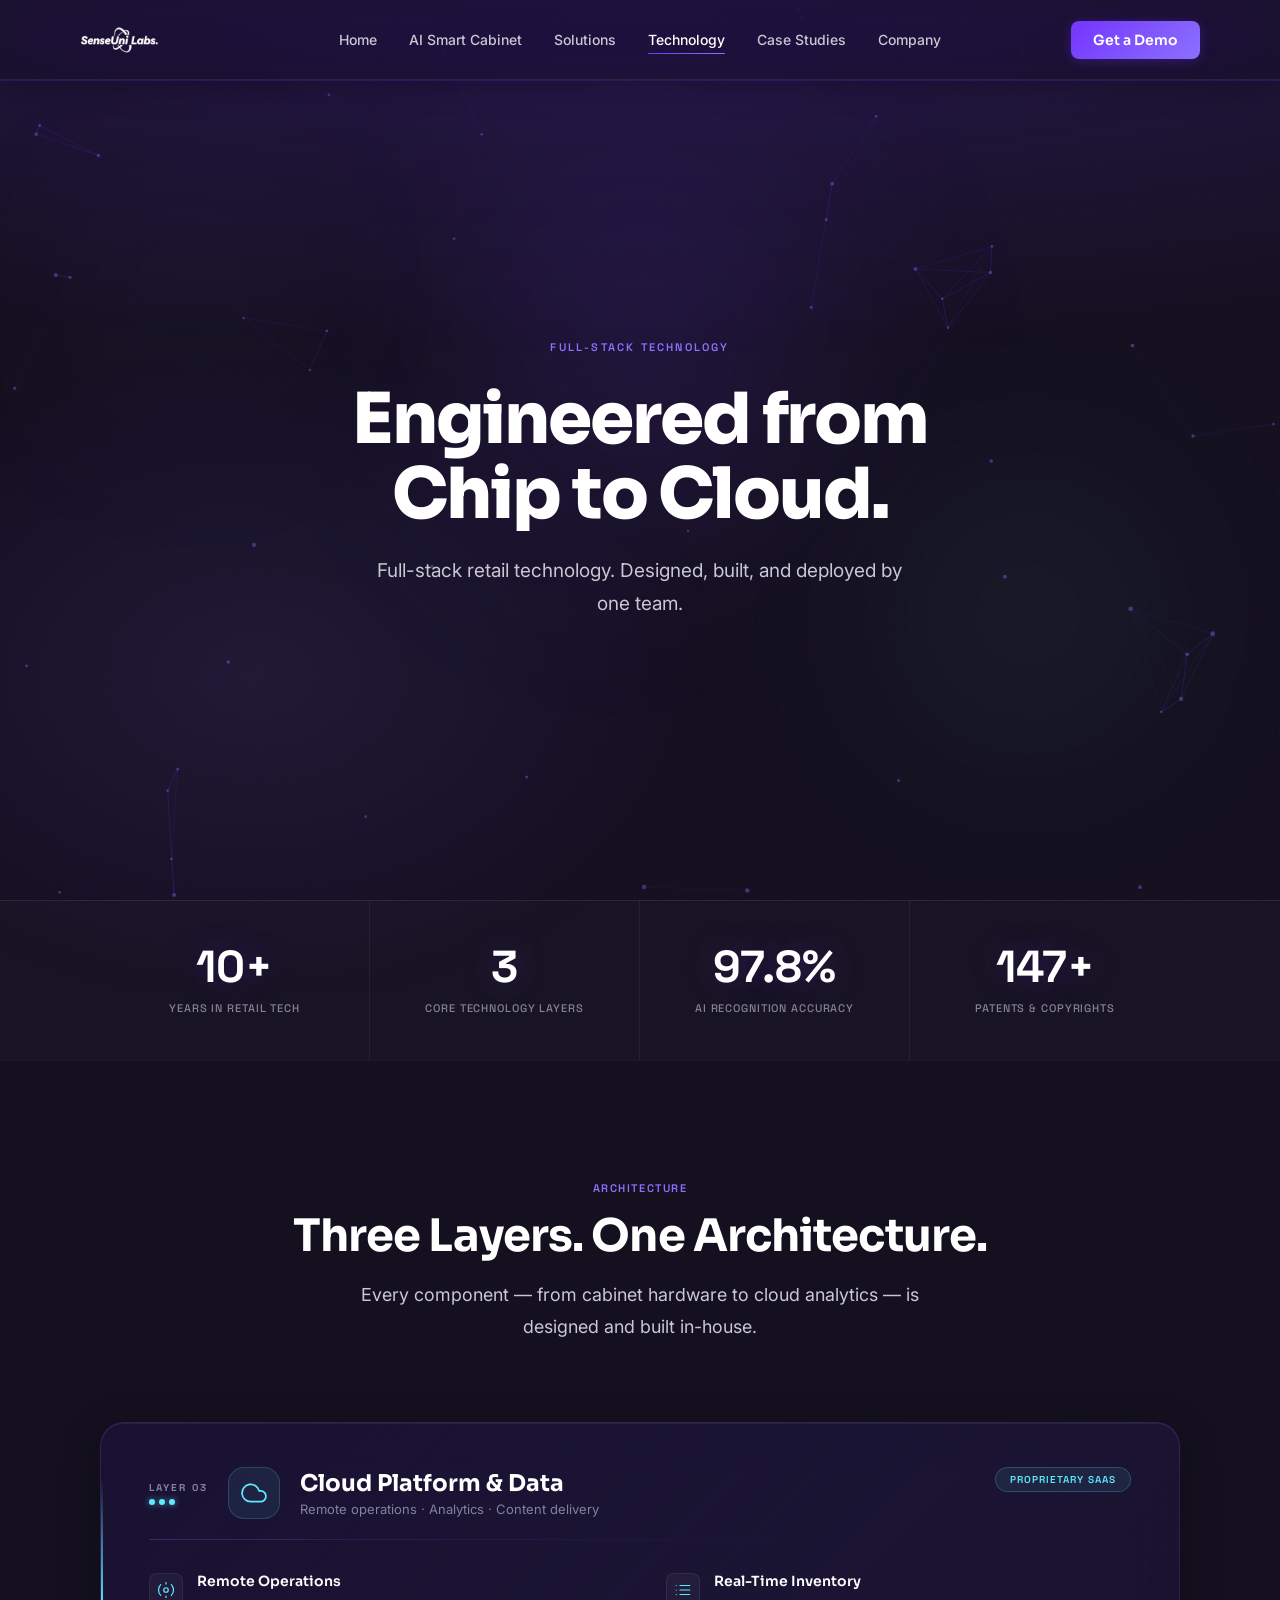
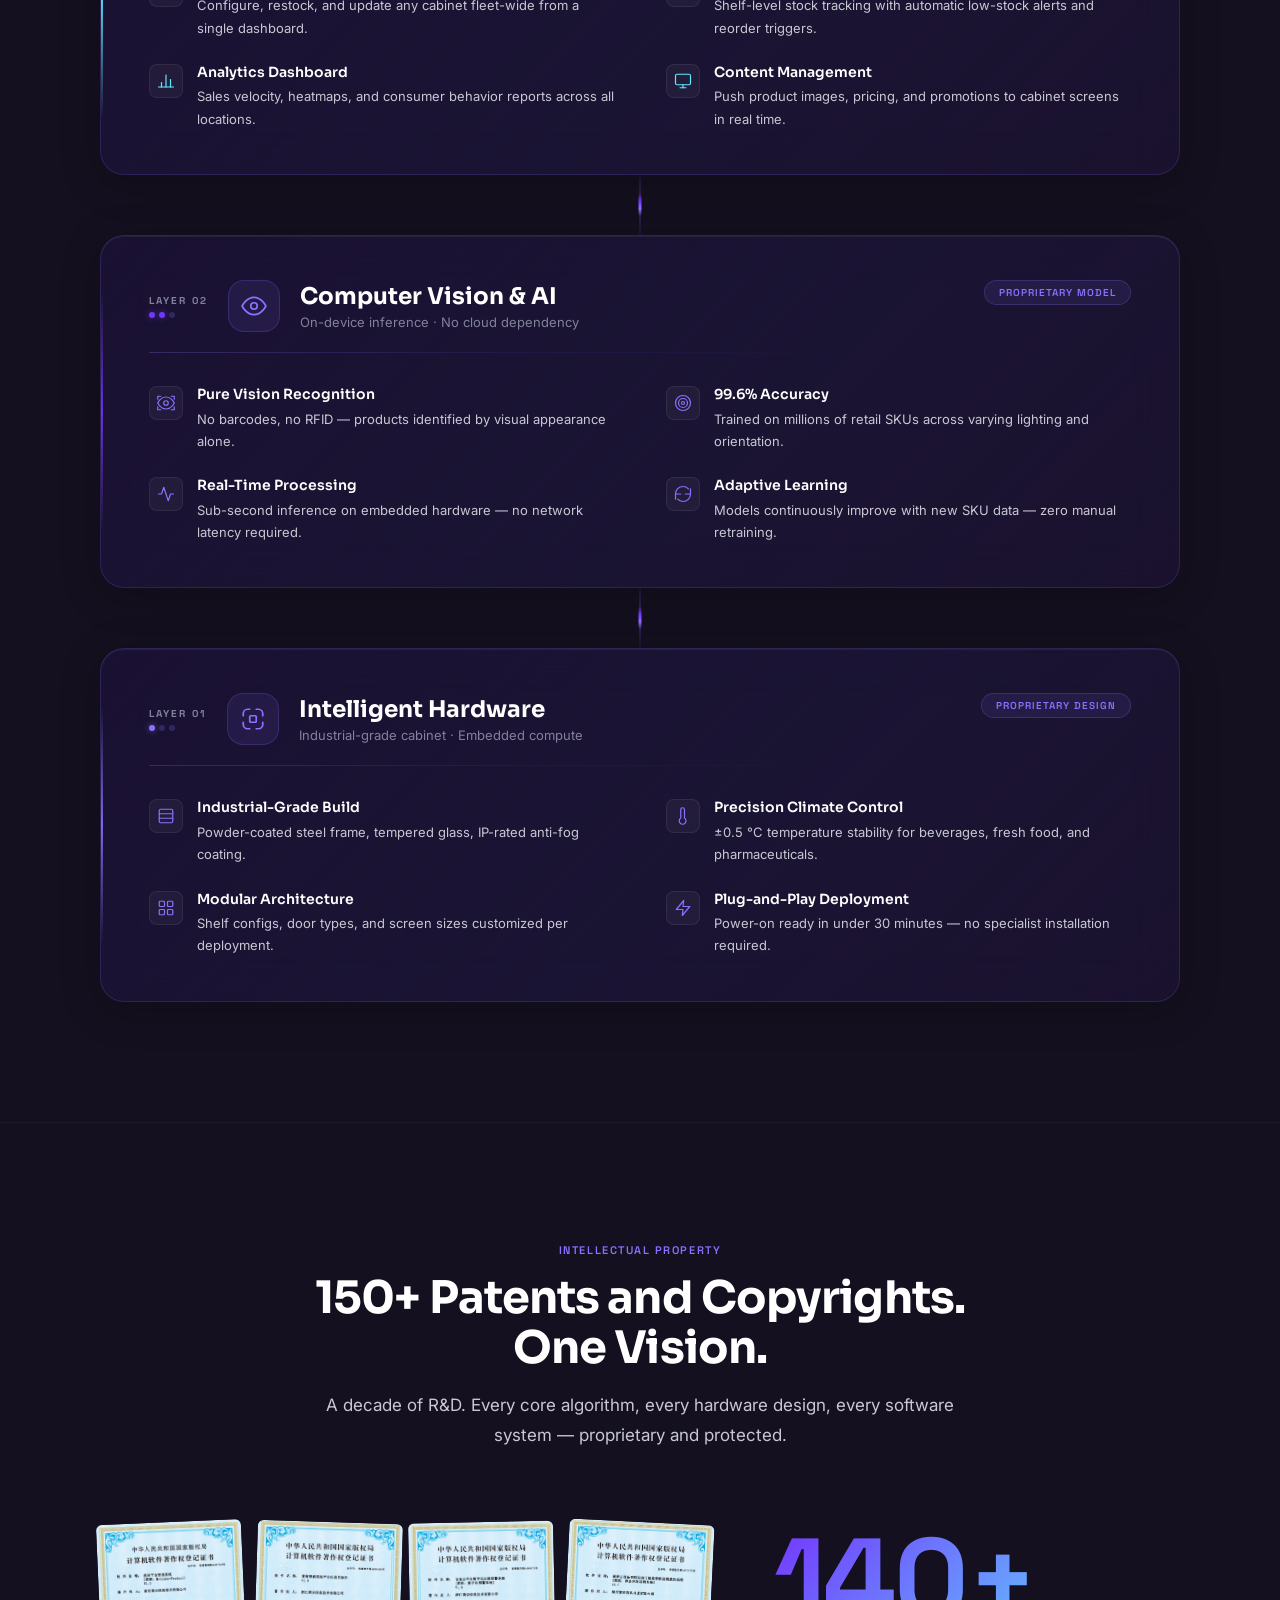
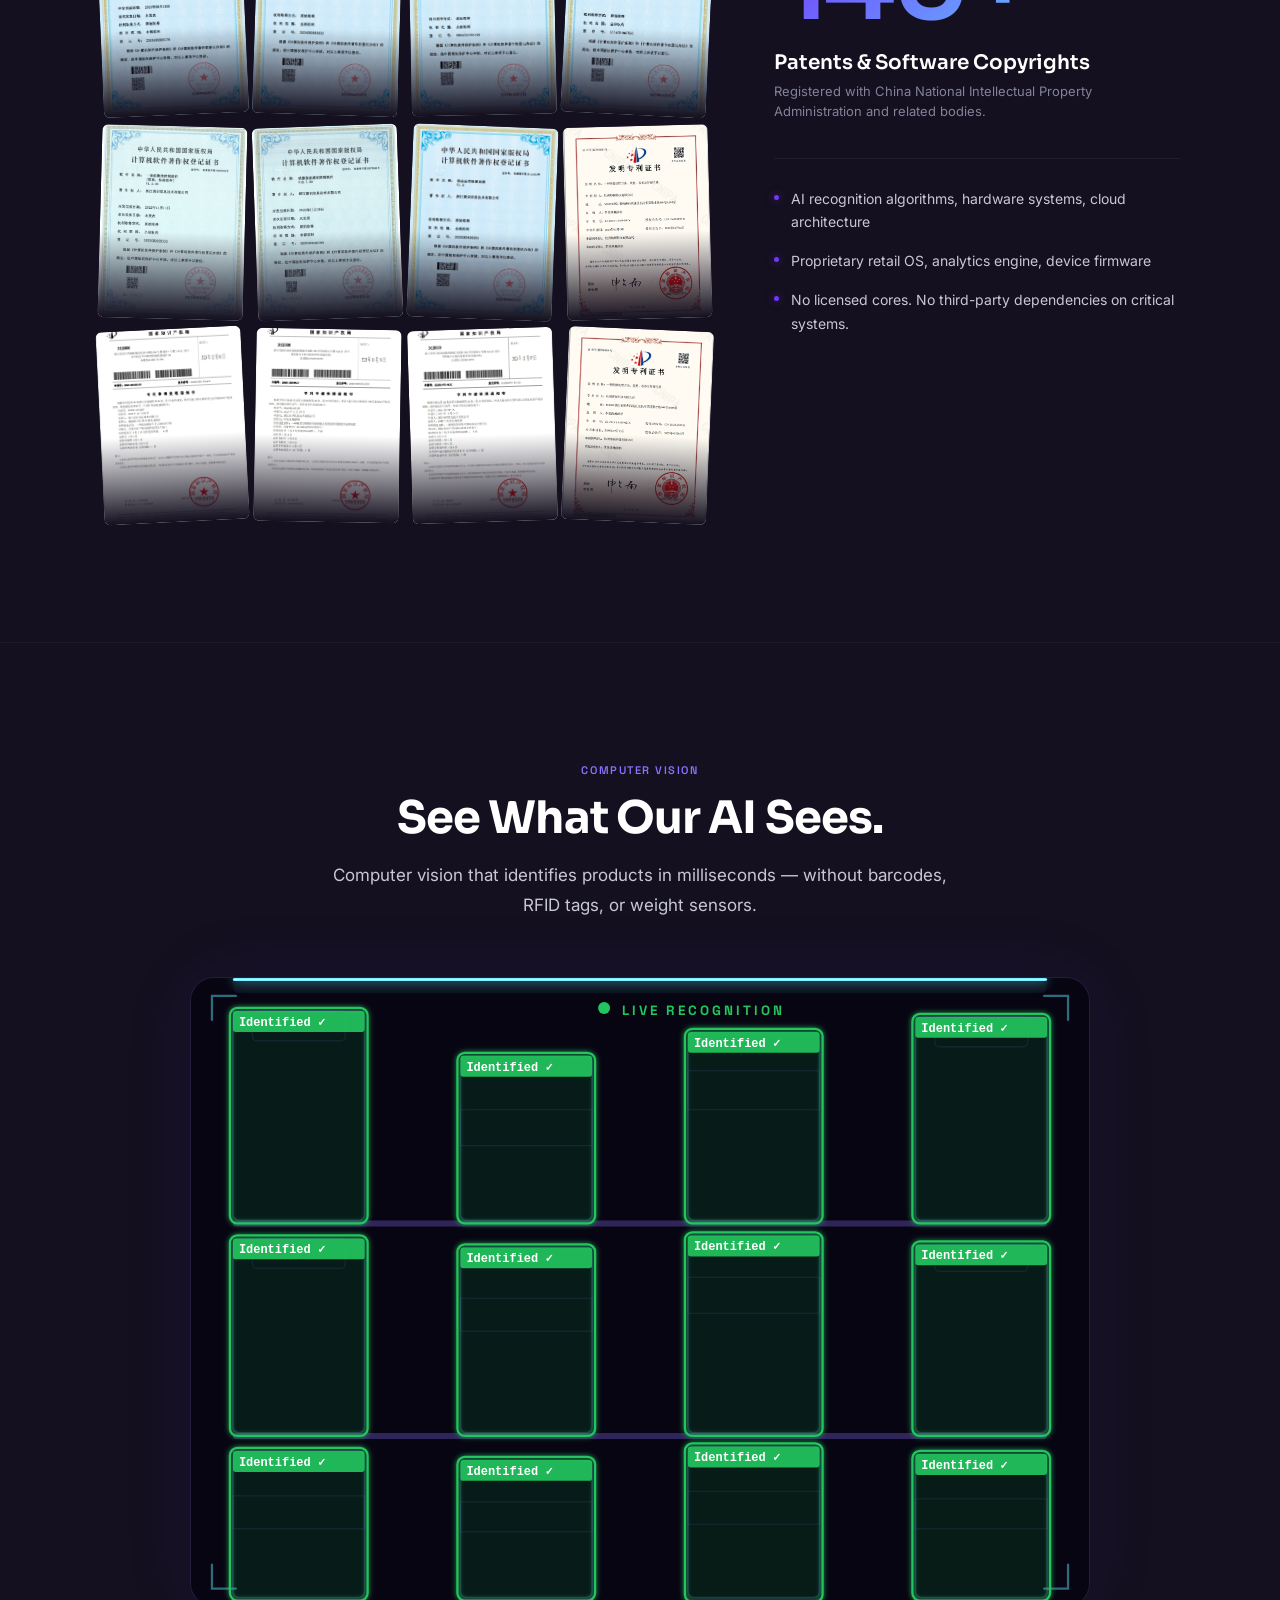
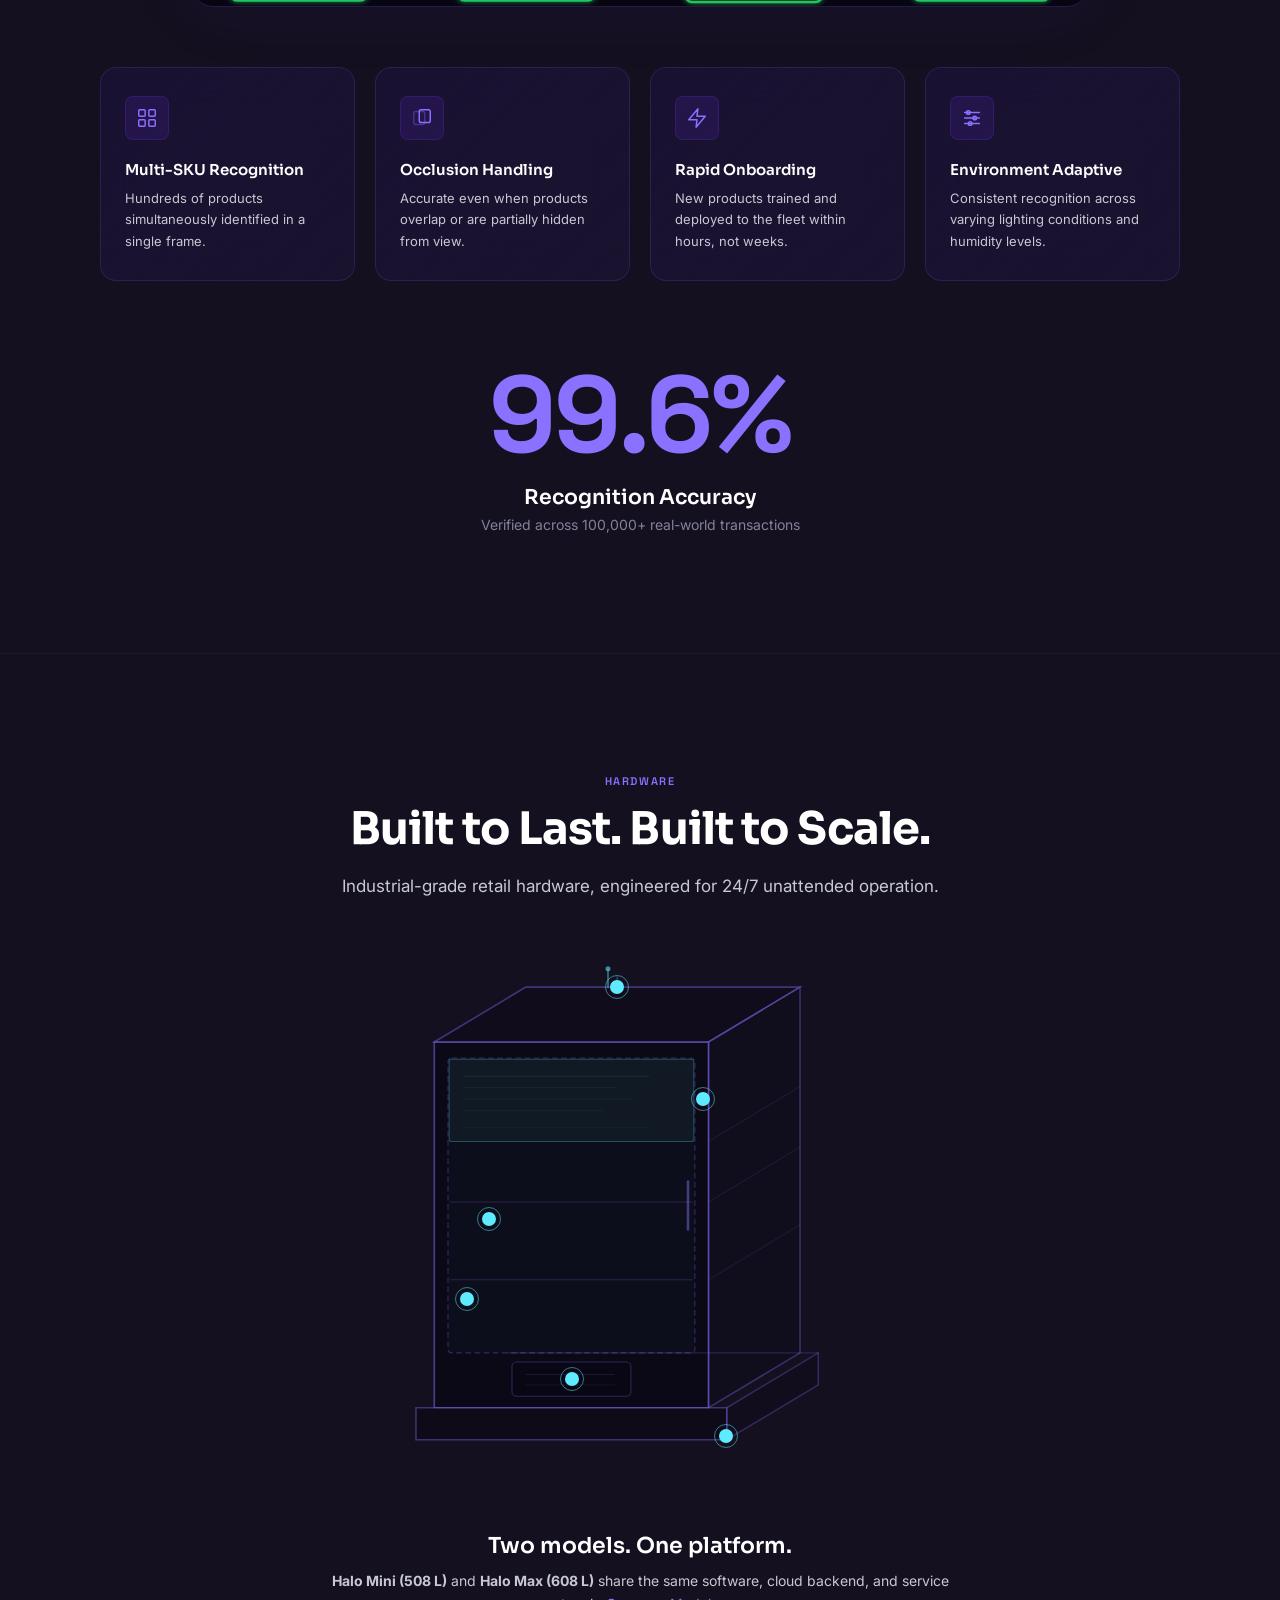
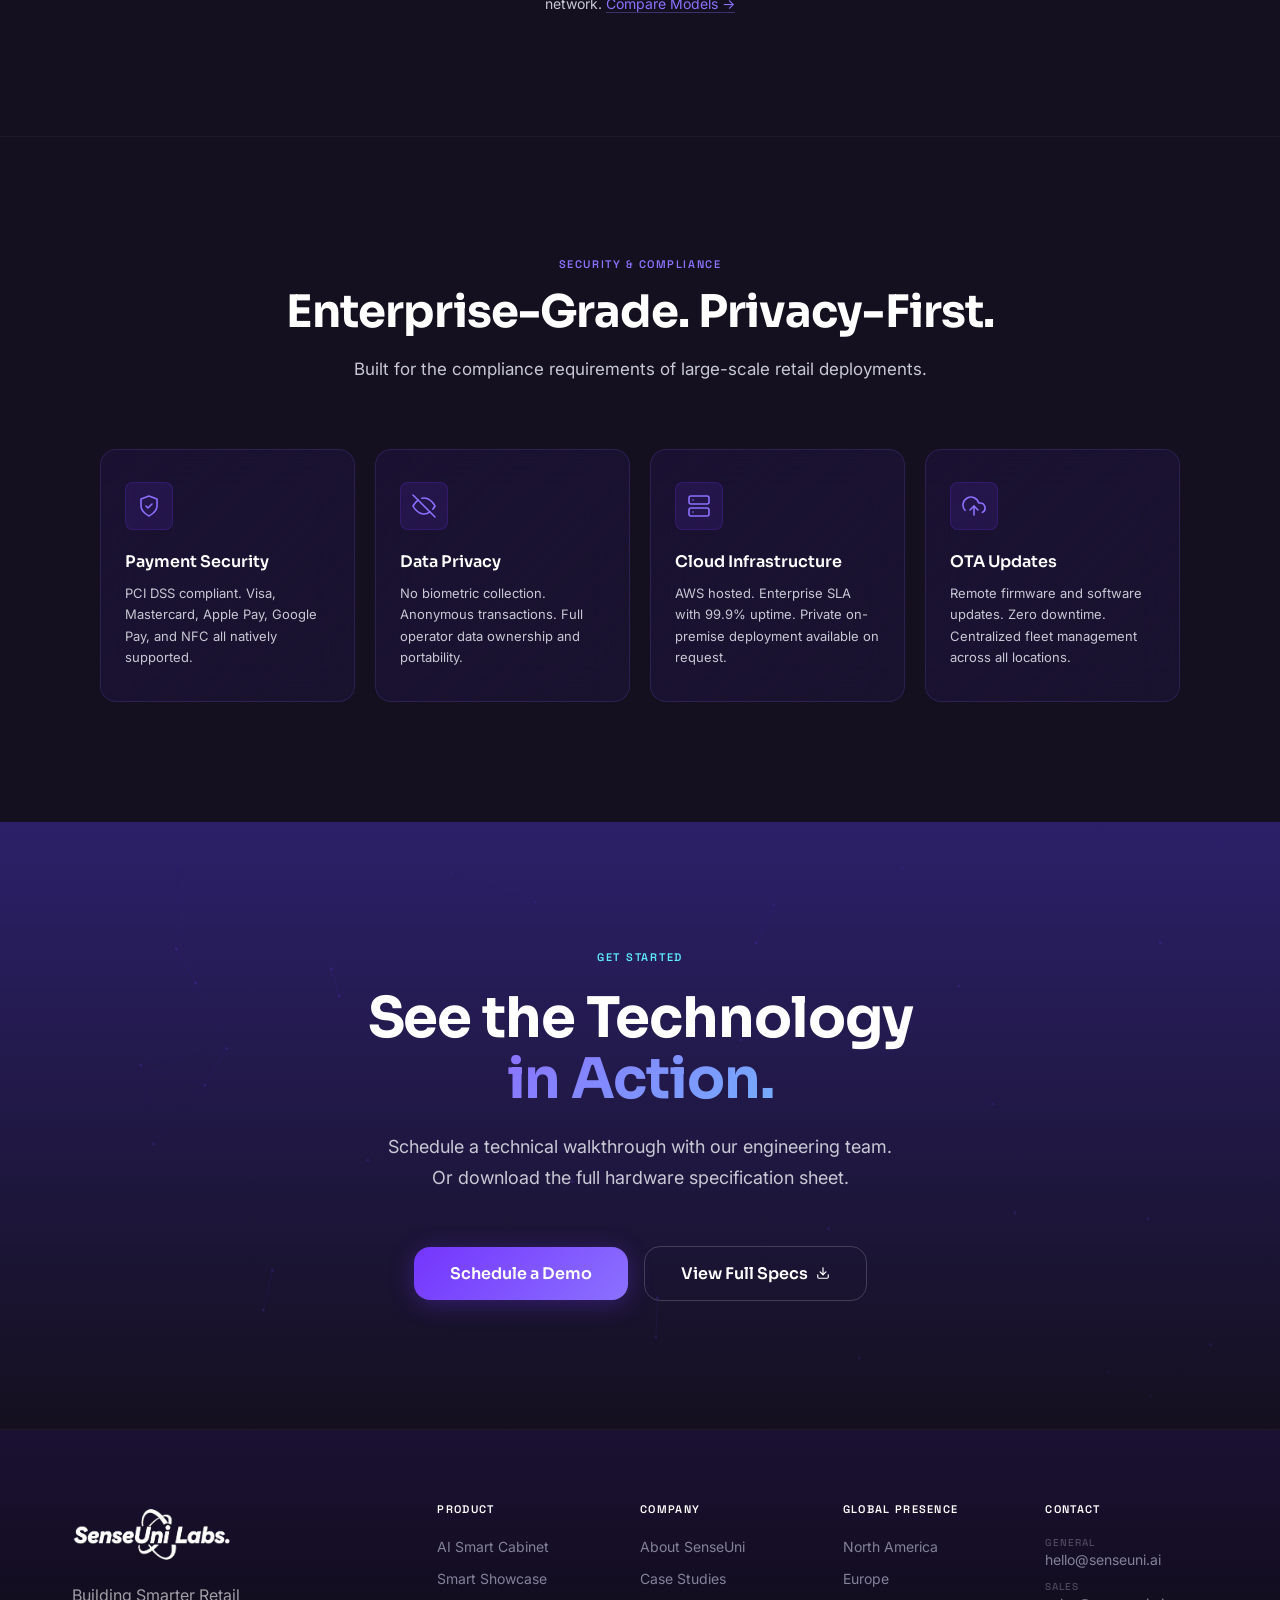
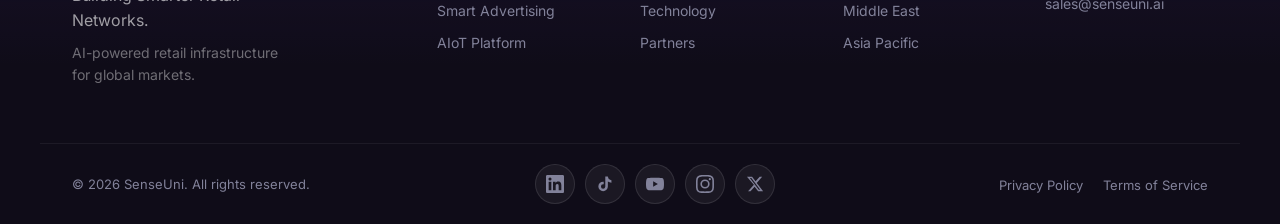
<file: technology.html>
﻿<!DOCTYPE html>
<html lang="en">
<head>
  <meta charset="UTF-8" />
  <meta name="viewport" content="width=device-width, initial-scale=1.0" />
  <meta name="description" content="SenseUni Technology — Full-stack retail AI engineered from chip to cloud. 150+ patents, 99.6% recognition accuracy, 10+ years of proprietary R&D." />

  <link rel="canonical" href="https://senseuni-website.pages.dev/technology.html" />
  <meta property="og:type" content="website" />
  <meta property="og:site_name" content="SenseUni" />
  <meta property="og:title" content="Technology — SenseUni" />
  <meta property="og:description" content="SenseUni Technology — Full-stack retail AI engineered from chip to cloud. 150+ patents, 99.6% recognition accuracy, 10+ years of proprietary R&D." />
  <meta property="og:url" content="https://senseuni-website.pages.dev/technology.html" />
  <meta property="og:image" content="https://senseuni-website.pages.dev/assets/images/senseunihero.webp" />
  <meta name="twitter:card" content="summary_large_image" />
  <meta name="twitter:title" content="Technology — SenseUni" />
  <meta name="twitter:description" content="SenseUni Technology — Full-stack retail AI engineered from chip to cloud. 150+ patents, 99.6% recognition accuracy, 10+ years of proprietary R&D." />
  <meta name="twitter:image" content="https://senseuni-website.pages.dev/assets/images/senseunihero.webp" />
  <title>Technology — SenseUni</title>

  <link rel="icon" type="image/webp" href="assets/images/logomini.webp" />
  <link rel="preconnect" href="https://fonts.googleapis.com" />
  <link rel="preconnect" href="https://fonts.gstatic.com" crossorigin />
  <link href="https://fonts.googleapis.com/css2?family=Sora:wght@300;400;500;600;700;800&family=Inter:wght@300;400;500;600&family=Space+Grotesk:wght@400;500;600;700&display=swap" rel="stylesheet" />

  <style>
    /* ═══════════════════════════════════════
       DESIGN TOKENS
    ═══════════════════════════════════════ */
    :root {
      --color-bg:              #14101F;
      --color-bg-footer:       #0F0C18;
      --color-brand:           #2C2069;
      --color-accent:          #7435FD;
      --color-highlight:       #8B71FF;
      --color-cyan:            #5EEBFF;

      --color-nav-bg:          rgba(20, 16, 31, 0.55);
      --color-nav-bg-scrolled: rgba(20, 16, 31, 0.72);
      --color-nav-border:      rgba(255, 255, 255, 0.08);
      --color-footer-border:   rgba(255, 255, 255, 0.06);

      --color-border:          rgba(255, 255, 255, 0.10);
      --color-border-glow:     rgba(116, 53, 253, 0.40);
      --color-surface:         rgba(255, 255, 255, 0.04);

      --color-text-primary:    #FFFFFF;
      --color-text-secondary:  #C8C8D4;
      --color-text-muted:      #82829A;

      --gradient-btn:  linear-gradient(135deg, var(--color-accent), var(--color-highlight));
      --gradient-card: linear-gradient(135deg, rgba(44, 32, 105, 0.20) 0%, rgba(116, 53, 253, 0.06) 100%);

      --font-heading: 'Sora', sans-serif;
      --font-body:    'Inter', sans-serif;
      --font-data:    'Space Grotesk', sans-serif;

      --radius-sm: 8px;
      --radius-md: 16px;
      --radius-lg: 24px;

      --nav-height: 80px;

      --ease-out:        cubic-bezier(0.22, 1, 0.36, 1);
      --transition-base: 0.3s;
      --transition-slow: 0.5s;
    }

    /* ═══════════════════════════════════════
       RESET & BASE
    ═══════════════════════════════════════ */
    *, *::before, *::after { box-sizing: border-box; margin: 0; padding: 0; }

    html {
      scroll-behavior: smooth;
      scrollbar-width: thin;
      scrollbar-color: var(--color-highlight) rgba(20, 16, 31, 0.4);
    }

    body {
      display: flex;
      flex-direction: column;
      min-height: 100vh;
      background-color: var(--color-bg);
      color: var(--color-text-primary);
      font-family: var(--font-body);
      overflow-x: hidden;
    }

    a { text-decoration: none; }

    /* ═══════════════════════════════════════
       CUSTOM SCROLLBAR
    ═══════════════════════════════════════ */
    ::-webkit-scrollbar        { width: 6px; }
    ::-webkit-scrollbar-track  { background: rgba(20, 16, 31, 0.4); }
    ::-webkit-scrollbar-thumb  {
      background: linear-gradient(to bottom, var(--color-accent), var(--color-highlight));
      border-radius: 3px;
    }
    ::-webkit-scrollbar-thumb:hover {
      background: var(--color-highlight);
      box-shadow: 0 0 8px rgba(139, 113, 255, 0.50);
    }

    /* ═══════════════════════════════════════
       AMBIENT GLOW LAYERS (body pseudo-elements)
    ═══════════════════════════════════════ */
    body::before {
      content: '';
      position: fixed;
      top: 0; left: 0; right: 0;
      height: 90vh;
      background: radial-gradient(
        ellipse 160% 65% at 50% -8%,
        rgba(116, 53, 253, 0.28) 0%,
        rgba(116, 53, 253, 0.10) 42%,
        rgba(116, 53, 253, 0.03) 68%,
        transparent 80%
      );
      pointer-events: none;
      z-index: 0;
    }

    body::after {
      content: '';
      position: fixed;
      bottom: -10%; left: -15%;
      width: 70vw; height: 70vh;
      background: radial-gradient(
        ellipse at center,
        rgba(139, 113, 255, 0.10) 0%,
        rgba(116, 53, 253, 0.04) 50%,
        transparent 75%
      );
      pointer-events: none;
      z-index: 0;
    }

    /* Grain texture */
    .grain-overlay {
      position: fixed;
      inset: 0;
      background-image: url("data:image/svg+xml,%3Csvg xmlns='http://www.w3.org/2000/svg' width='200' height='200'%3E%3Cfilter id='n'%3E%3CfeTurbulence type='fractalNoise' baseFrequency='0.85' numOctaves='4' stitchTiles='stitch'/%3E%3CfeColorMatrix type='saturate' values='0'/%3E%3C/filter%3E%3Crect width='200' height='200' filter='url(%23n)'/%3E%3C/svg%3E");
      background-repeat: repeat;
      background-size: 200px 200px;
      opacity: 0.035;
      mix-blend-mode: overlay;
      pointer-events: none;
      z-index: 2;
    }

    /* ═══════════════════════════════════════
       KEYFRAMES
    ═══════════════════════════════════════ */
    @keyframes navSlideDown {
      from { opacity: 0; transform: translateY(-8px); }
      to   { opacity: 1; transform: translateY(0); }
    }

    @keyframes fadeUp {
      from { opacity: 0; transform: translateY(20px); }
      to   { opacity: 1; transform: translateY(0); }
    }

    @keyframes floatY {
      0%, 100% { transform: translateY(0); }
      50%       { transform: translateY(-6px); }
    }

    @keyframes pulseRing {
      0%   { transform: scale(1);   opacity: 0.7; }
      100% { transform: scale(2.4); opacity: 0; }
    }

    @keyframes orbDrift {
      0%, 100% { transform: translate(0, 0); }
      33%       { transform: translate(24px, -18px); }
      66%       { transform: translate(-16px, 12px); }
    }

    /* ═══════════════════════════════════════
       PREFERS-REDUCED-MOTION
    ═══════════════════════════════════════ */
    @media (prefers-reduced-motion: reduce) {
      .nav,
      .tech-hero__eyebrow,
      .tech-hero__headline,
      .tech-hero__sub,
      .footer__main > * {
        animation: none !important;
        opacity: 1 !important;
        transform: none !important;
      }
      .back-to-top              { transition: opacity 0.2s ease !important; }
      .back-to-top,
      .back-to-top.is-visible,
      .back-to-top:hover        { transform: none !important; }
    }

    /* ═══════════════════════════════════════
       NAVIGATION (z-index 1000)
    ═══════════════════════════════════════ */
    .nav {
      position: fixed;
      top: 0; left: 0; right: 0;
      z-index: 1000;
      height: var(--nav-height);
      background: var(--color-nav-bg);
      backdrop-filter: blur(28px) saturate(160%);
      -webkit-backdrop-filter: blur(28px) saturate(160%);
      border-bottom: 1px solid var(--color-nav-border);
      box-shadow: 0 1px 0 0 rgba(116, 53, 253, 0.18), 0 4px 32px rgba(0, 0, 0, 0.30);
      transition: transform      0.4s var(--ease-out),
                  background     0.4s var(--ease-out),
                  border-color   0.4s var(--ease-out),
                  box-shadow     0.4s var(--ease-out);
      animation: navSlideDown 0.7s var(--ease-out) both;
    }

    .nav.is-scrolled {
      background: var(--color-nav-bg-scrolled);
      border-bottom-color: rgba(255, 255, 255, 0.12);
      box-shadow: 0 1px 0 0 rgba(116, 53, 253, 0.22), 0 8px 48px rgba(0, 0, 0, 0.50);
    }

    .nav.is-hidden { transform: translateY(-100%); pointer-events: none; }

    .nav__inner {
      max-width: 1200px;
      margin: 0 auto;
      padding: 0 40px;
      height: 100%;
      display: flex;
      align-items: center;
      position: relative;
    }

    .nav__logo { display: flex; align-items: center; gap: 10px; flex-shrink: 0; }

    .nav__links {
      display: flex;
      align-items: center;
      gap: 6px;
      list-style: none;
      position: absolute;
      left: 50%;
      transform: translateX(-50%);
      z-index: 1;
    }

    .nav__link {
      position: relative;
      display: inline-block;
      padding: 6px 13px;
      font-family: var(--font-body);
      font-size: 14px;
      font-weight: 500;
      color: var(--color-text-secondary);
      border-radius: var(--radius-sm);
      transition: color var(--transition-base) var(--ease-out),
                  background var(--transition-base) var(--ease-out);
      white-space: nowrap;
    }

    .nav__link::after {
      content: '';
      position: absolute;
      bottom: 0;
      left: 13px; right: 13px;
      height: 1.5px;
      background: var(--gradient-btn);
      border-radius: 2px;
      transform: scaleX(0);
      transform-origin: center;
      transition: transform var(--transition-base) var(--ease-out);
    }

    .nav__link:hover                { color: var(--color-text-primary); background: rgba(255,255,255,0.05); }
    .nav__link:hover::after         { transform: scaleX(1); }
    .nav__link.is-active            { color: var(--color-text-primary); }
    .nav__link.is-active::after     { transform: scaleX(1); }

    .nav__cta { flex-shrink: 0; margin-left: auto; }

    /* ── Buttons ── */
    .btn--primary {
      display: inline-flex;
      align-items: center;
      gap: 6px;
      padding: 10px 22px;
      border-radius: var(--radius-sm);
      font-family: var(--font-heading);
      font-size: 14px;
      font-weight: 600;
      color: var(--color-text-primary);
      background: var(--gradient-btn);
      border: none;
      cursor: pointer;
      box-shadow: 0 2px 12px rgba(116, 53, 253, 0.28);
      transition: transform var(--transition-base) var(--ease-out),
                  box-shadow var(--transition-base) var(--ease-out);
      position: relative;
      overflow: hidden;
      white-space: nowrap;
    }

    .btn--primary::before {
      content: '';
      position: absolute;
      inset: 0;
      background: linear-gradient(135deg, rgba(255,255,255,0.14) 0%, transparent 55%);
      opacity: 0;
      transition: opacity var(--transition-base) var(--ease-out);
    }

    .btn--primary:hover         { transform: translateY(-2px); box-shadow: 0 0 20px rgba(116,53,253,0.55), 0 6px 24px rgba(116,53,253,0.32); }
    .btn--primary:hover::before { opacity: 1; }
    .btn--primary:active        { transform: translateY(0); }

    .btn--secondary {
      display: inline-flex;
      align-items: center;
      gap: 8px;
      padding: 10px 22px;
      border-radius: var(--radius-sm);
      font-family: var(--font-heading);
      font-size: 14px;
      font-weight: 600;
      color: var(--color-text-primary);
      background: transparent;
      border: 1.5px solid var(--color-border);
      cursor: pointer;
      transition: color var(--transition-base) var(--ease-out),
                  border-color var(--transition-base) var(--ease-out),
                  box-shadow var(--transition-base) var(--ease-out),
                  transform var(--transition-base) var(--ease-out);
      white-space: nowrap;
    }

    .btn--secondary:hover {
      border-color: var(--color-highlight);
      color: var(--color-highlight);
      transform: translateY(-2px);
      box-shadow: 0 4px 20px rgba(139, 113, 255, 0.18);
    }

    .btn--secondary:active { transform: translateY(0); }
    .btn--lg { padding: 15px 32px; font-size: 15px; }

    /* ── Hamburger ── */
    .nav__hamburger {
      display: none;
      flex-direction: column;
      justify-content: center;
      gap: 5px;
      width: 36px; height: 36px;
      padding: 6px;
      background: none; border: none; cursor: pointer;
      margin-left: auto;
      border-radius: var(--radius-sm);
      transition: background var(--transition-base) var(--ease-out);
    }

    .nav__hamburger:hover { background: rgba(255,255,255,0.06); }

    .nav__hamburger-line {
      display: block;
      width: 100%; height: 1.5px;
      background: var(--color-text-secondary);
      border-radius: 2px;
      transform-origin: center;
      transition: transform var(--transition-base) var(--ease-out),
                  opacity var(--transition-base) var(--ease-out);
    }

    .nav.is-open .nav__hamburger-line:nth-child(1) { transform: translateY(6.5px) rotate(45deg); }
    .nav.is-open .nav__hamburger-line:nth-child(2) { opacity: 0; transform: scaleX(0); }
    .nav.is-open .nav__hamburger-line:nth-child(3) { transform: translateY(-6.5px) rotate(-45deg); }

    /* Mobile drawer */
    .nav__drawer {
      display: none;
      position: fixed;
      top: var(--nav-height); left: 0; right: 0;
      background: rgba(15, 12, 24, 0.97);
      backdrop-filter: blur(24px);
      -webkit-backdrop-filter: blur(24px);
      border-bottom: 1px solid var(--color-nav-border);
      padding: 16px 24px 24px;
      transform: translateY(-8px);
      opacity: 0;
      pointer-events: none;
      transition: transform var(--transition-slow) var(--ease-out),
                  opacity var(--transition-slow) var(--ease-out);
      z-index: 999;
    }

    .nav__drawer.is-open { transform: translateY(0); opacity: 1; pointer-events: all; }
    .nav__drawer-links   { list-style: none; display: flex; flex-direction: column; gap: 2px; }

    .nav__drawer-link {
      display: block;
      padding: 12px 8px;
      font-family: var(--font-body);
      font-size: 15px; font-weight: 500;
      color: var(--color-text-secondary);
      border-bottom: 1px solid rgba(255,255,255,0.05);
      transition: color var(--transition-base) var(--ease-out);
    }

    .nav__drawer-link:hover { color: var(--color-text-primary); }
    .nav__drawer-cta        { margin-top: 20px; width: 100%; justify-content: center; }

    @media (max-width: 900px) {
      .nav__links     { display: none; }
      .nav__cta       { display: none; }
      .nav__hamburger { display: flex; }
      .nav__drawer    { display: block; }
    }

    @media (max-width: 480px) { .nav__inner { padding: 0 20px; } }

    /* ═══════════════════════════════════════
       PAGE LAYOUT
    ═══════════════════════════════════════ */
    main { flex: 1 0 auto; position: relative; z-index: 3; }

    .section-wrap {
      max-width: 1160px;
      margin: 0 auto;
      padding: 0 40px;
    }

    @media (max-width: 640px) { .section-wrap { padding: 0 20px; } }

    /* ═══════════════════════════════════════
       TYPE UTILITIES
    ═══════════════════════════════════════ */
    .t-display {
      font-family: var(--font-heading);
      font-size: clamp(36px, 5.5vw, 76px);
      font-weight: 800;
      letter-spacing: -0.03em;
      line-height: 1.06;
      color: var(--color-text-primary);
    }

    .t-h2 {
      font-family: var(--font-heading);
      font-size: clamp(28px, 3.5vw, 46px);
      font-weight: 700;
      letter-spacing: -0.02em;
      line-height: 1.12;
      color: var(--color-text-primary);
    }

    .gradient-text {
      background: linear-gradient(135deg, var(--color-text-primary) 45%, var(--color-highlight));
      -webkit-background-clip: text;
      -webkit-text-fill-color: transparent;
      background-clip: text;
    }

    .section-eyebrow {
      font-family: var(--font-data);
      font-size: 11px;
      font-weight: 600;
      letter-spacing: 0.14em;
      text-transform: uppercase;
      color: var(--color-highlight);
      display: block;
      margin-bottom: 16px;
    }

    /* ═══════════════════════════════════════
       SCROLL REVEAL — [data-reveal]
    ═══════════════════════════════════════ */
    [data-reveal] {
      opacity: 0;
      transform: translateY(24px);
      transition: opacity 0.65s var(--ease-out),
                  transform 0.65s var(--ease-out);
    }

    [data-reveal].in-view {
      opacity: 1;
      transform: translateY(0);
    }

    /* ═══════════════════════════════════════
       S1 — HERO
    ═══════════════════════════════════════ */
    .tech-hero {
      position: relative;
      min-height: 100vh;
      display: flex;
      flex-direction: column;
      align-items: center;
      justify-content: center;
      padding-top: var(--nav-height);
      overflow: hidden;
    }

    /* Particle canvas covers the full hero area */
    #hero-canvas {
      position: absolute;
      inset: 0;
      width: 100%;
      height: 100%;
      pointer-events: none;
      z-index: 0;
    }

    .tech-hero__inner {
      position: relative;
      z-index: 1;
      display: flex;
      flex-direction: column;
      align-items: center;
      text-align: center;
      width: 100%;
      padding: 80px 0 100px;
    }

    .tech-hero__eyebrow {
      font-family: var(--font-data);
      font-size: 11px;
      font-weight: 600;
      letter-spacing: 0.20em;
      text-transform: uppercase;
      color: var(--color-highlight);
      margin-bottom: 28px;
      animation: fadeUp 0.7s var(--ease-out) 0.20s both;
    }

    .tech-hero__headline {
      margin-bottom: 24px;
      max-width: 800px;
      animation: fadeUp 0.8s var(--ease-out) 0.36s both;
    }

    .tech-hero__sub {
      font-family: var(--font-body);
      font-size: clamp(16px, 1.6vw, 19px);
      line-height: 1.7;
      color: var(--color-text-secondary);
      max-width: 560px;
      animation: fadeUp 0.8s var(--ease-out) 0.52s both;
    }

    /* Decorative orbs behind the hero text */
    .tech-hero__orb {
      position: absolute;
      border-radius: 50%;
      filter: blur(100px);
      pointer-events: none;
      z-index: 0;
    }

    .tech-hero__orb--1 {
      width: 500px; height: 500px;
      top: 10%; left: 50%;
      transform: translateX(-50%);
      background: radial-gradient(circle, rgba(116, 53, 253, 0.22) 0%, transparent 70%);
      animation: orbDrift 18s ease-in-out infinite;
    }

    .tech-hero__orb--2 {
      width: 300px; height: 300px;
      bottom: 15%; right: 8%;
      background: radial-gradient(circle, rgba(94, 235, 255, 0.14) 0%, transparent 70%);
      animation: orbDrift 25s ease-in-out 5s infinite;
    }

    .tech-hero__orb--3 {
      width: 250px; height: 250px;
      top: 20%; left: 5%;
      background: radial-gradient(circle, rgba(139, 113, 255, 0.12) 0%, transparent 70%);
      animation: orbDrift 22s ease-in-out 10s infinite reverse;
    }

    @media (max-width: 768px) {
      .tech-hero__inner { padding: 64px 0 80px; }
    }

    @media (max-width: 480px) {
      .tech-hero__inner { padding: 48px 0 60px; }
    }

    /* ═══════════════════════════════════════
       S1B — DATA ANCHORS (stat bar)
    ═══════════════════════════════════════ */
    .data-anchors {
      position: relative;
      z-index: 3;
      border-top: 1px solid rgba(255, 255, 255, 0.08);
      background: rgba(255, 255, 255, 0.02);
    }

    .data-anchors__inner {
      max-width: 1160px;
      margin: 0 auto;
      padding: 0 40px;
      display: grid;
      grid-template-columns: repeat(4, 1fr);
    }

    .data-anchors__stat {
      padding: 44px 32px;
      text-align: center;
      border-right: 1px solid rgba(255, 255, 255, 0.06);
      transition: background var(--transition-base) var(--ease-out);
    }

    .data-anchors__stat:last-child { border-right: none; }

    .data-anchors__stat:hover {
      background: rgba(116, 53, 253, 0.04);
    }

    .data-anchors__number {
      font-family: var(--font-data);
      font-size: clamp(32px, 3.5vw, 52px);
      font-weight: 700;
      line-height: 1;
      color: var(--color-text-primary);
      text-shadow: 0 0 32px rgba(116, 53, 253, 0.30);
      margin-bottom: 10px;
      will-change: contents;
    }

    .data-anchors__label {
      font-family: var(--font-data);
      font-size: 11px;
      font-weight: 500;
      letter-spacing: 0.08em;
      text-transform: uppercase;
      color: var(--color-text-muted);
      line-height: 1.5;
    }

    @media (max-width: 780px) {
      .data-anchors__inner { grid-template-columns: repeat(2, 1fr); padding: 0 24px; }
      .data-anchors__stat  { padding: 36px 20px; }
      .data-anchors__stat:nth-child(2) { border-right: none; }
      .data-anchors__stat:nth-child(3) { border-top: 1px solid rgba(255,255,255,0.06); }
      .data-anchors__stat:nth-child(4) { border-top: 1px solid rgba(255,255,255,0.06); }
    }

    @media (max-width: 440px) {
      .data-anchors__inner { grid-template-columns: 1fr 1fr; padding: 0 16px; }
      .data-anchors__stat  { padding: 28px 12px; }
    }

    /* ═══════════════════════════════════════
       S2 — TECH STACK
       Three Layers. One Architecture.
    ═══════════════════════════════════════ */
    .tech-stack {
      position: relative;
      z-index: 3;
      padding: 120px 0;
      border-top: 1px solid rgba(255, 255, 255, 0.04);
    }

    .tech-stack__header {
      text-align: center;
      margin-bottom: 80px;
    }

    .tech-stack__sub {
      font-family: var(--font-body);
      font-size: clamp(15px, 1.4vw, 18px);
      line-height: 1.75;
      color: var(--color-text-secondary);
      max-width: 580px;
      margin: 18px auto 0;
    }

    /* ── Layers container ── */
    .tech-stack__layers {
      display: flex;
      flex-direction: column;
    }

    /* ── Glassmorphism panel ── */
    .layer-card {
      position: relative;
      background: linear-gradient(
        135deg,
        rgba(28, 18, 55, 0.82) 0%,
        rgba(44, 32, 105, 0.28) 55%,
        rgba(116, 53, 253, 0.07) 100%
      );
      border: 1px solid rgba(139, 113, 255, 0.18);
      border-radius: var(--radius-lg);
      backdrop-filter: blur(24px);
      -webkit-backdrop-filter: blur(24px);
      padding: 44px 48px;
      overflow: hidden;
      box-shadow: 0 8px 40px rgba(0, 0, 0, 0.22),
                  inset 0 1px 0 rgba(255, 255, 255, 0.06);
      /* Scroll-reveal start state */
      opacity: 0;
      transform: translateY(28px);
      transition: opacity 0.65s var(--ease-out),
                  transform 0.65s var(--ease-out),
                  border-color 0.3s var(--ease-out),
                  box-shadow 0.3s var(--ease-out);
    }

    .layer-card.in-view {
      opacity: 1;
      transform: translateY(0);
    }

    /* Top shimmer on hover */
    .layer-card::before {
      content: '';
      position: absolute;
      top: 0; left: 8%; right: 8%;
      height: 1px;
      background: linear-gradient(
        90deg,
        transparent,
        rgba(139, 113, 255, 0.55),
        transparent
      );
      opacity: 0;
      transition: opacity var(--transition-base) var(--ease-out);
    }

    .layer-card:hover { border-color: rgba(139, 113, 255, 0.32); box-shadow: 0 12px 56px rgba(116, 53, 253, 0.14), inset 0 1px 0 rgba(255,255,255,0.08); }
    .layer-card:hover::before { opacity: 1; }

    /* Left accent bar per layer */
    .layer-card::after {
      content: '';
      position: absolute;
      left: 0; top: 16%; bottom: 16%;
      width: 2px;
      border-radius: 0 2px 2px 0;
    }

    .layer-card--1::after { background: linear-gradient(to bottom, transparent, rgba(139,113,255,0.9), transparent); }
    .layer-card--2::after { background: linear-gradient(to bottom, transparent, rgba(116,53,253,0.9),  transparent); }
    .layer-card--3::after { background: linear-gradient(to bottom, transparent, rgba(94,235,255,0.9),  transparent); }

    /* ── Card header row ── */
    .layer-card__header {
      display: flex;
      align-items: center;
      gap: 20px;
      margin-bottom: 12px;
      flex-wrap: wrap;
    }

    /* Layer badge: number + pip indicators */
    .layer-badge {
      flex-shrink: 0;
      display: flex;
      flex-direction: column;
      align-items: flex-start;
      gap: 5px;
    }

    .layer-badge__num {
      font-family: var(--font-data);
      font-size: 10px;
      font-weight: 700;
      letter-spacing: 0.20em;
      text-transform: uppercase;
      color: var(--color-text-muted);
    }

    .layer-badge__pips {
      display: flex;
      gap: 4px;
    }

    .layer-badge__pips span {
      display: block;
      width: 6px; height: 6px;
      border-radius: 50%;
      background: rgba(139, 113, 255, 0.22);
    }

    /* Lit pips per layer */
    .layer-card--1 .layer-badge__pips span:nth-child(1)   { background: #8B71FF; box-shadow: 0 0 6px rgba(139,113,255,0.6); }
    .layer-card--2 .layer-badge__pips span:nth-child(-n+2) { background: #7435FD; box-shadow: 0 0 6px rgba(116,53,253,0.6); }
    .layer-card--3 .layer-badge__pips span                  { background: #5EEBFF; box-shadow: 0 0 6px rgba(94,235,255,0.6); }

    /* Layer icon */
    .layer-icon {
      flex-shrink: 0;
      width: 52px; height: 52px;
      border-radius: var(--radius-md);
      display: flex;
      align-items: center;
      justify-content: center;
      color: var(--color-highlight);
      background: rgba(139, 113, 255, 0.10);
      border: 1px solid rgba(139, 113, 255, 0.20);
    }

    .layer-card--3 .layer-icon {
      color: var(--color-cyan);
      background: rgba(94, 235, 255, 0.08);
      border-color: rgba(94, 235, 255, 0.18);
    }

    /* Layer title block */
    .layer-title {
      font-family: var(--font-heading);
      font-size: clamp(18px, 1.8vw, 24px);
      font-weight: 700;
      color: var(--color-text-primary);
      line-height: 1.2;
    }

    .layer-subtitle {
      font-family: var(--font-body);
      font-size: 13px;
      color: var(--color-text-muted);
      margin-top: 3px;
    }

    /* Proprietary chip */
    .layer-tag {
      margin-left: auto;
      flex-shrink: 0;
      font-family: var(--font-data);
      font-size: 10px;
      font-weight: 600;
      letter-spacing: 0.10em;
      text-transform: uppercase;
      color: var(--color-highlight);
      background: rgba(139, 113, 255, 0.10);
      border: 1px solid rgba(139, 113, 255, 0.22);
      border-radius: 20px;
      padding: 5px 14px;
      align-self: flex-start;
    }

    .layer-card--3 .layer-tag {
      color: var(--color-cyan);
      background: rgba(94, 235, 255, 0.08);
      border-color: rgba(94, 235, 255, 0.22);
    }

    /* Thin divider below header */
    .layer-divider {
      height: 1px;
      background: linear-gradient(90deg, rgba(139,113,255,0.25), rgba(116,53,253,0.10), transparent 75%);
      margin: 20px 0 32px;
    }

    /* ── Tech points 2×2 grid ── */
    .layer-points {
      display: grid;
      grid-template-columns: 1fr 1fr;
      gap: 24px 52px;
    }

    .layer-point {
      display: flex;
      align-items: flex-start;
      gap: 14px;
    }

    .layer-point__icon {
      flex-shrink: 0;
      width: 34px; height: 34px;
      border-radius: var(--radius-sm);
      display: flex;
      align-items: center;
      justify-content: center;
      background: rgba(255, 255, 255, 0.04);
      border: 1px solid rgba(255, 255, 255, 0.07);
      color: var(--color-highlight);
      margin-top: 1px;
    }

    .layer-card--3 .layer-point__icon { color: var(--color-cyan); }

    .layer-point__text { flex: 1; min-width: 0; }

    .layer-point__name {
      display: block;
      font-family: var(--font-heading);
      font-size: 14px;
      font-weight: 600;
      color: var(--color-text-primary);
      margin-bottom: 4px;
      line-height: 1.3;
    }

    .layer-point__desc {
      font-family: var(--font-body);
      font-size: 13px;
      line-height: 1.65;
      color: var(--color-text-secondary);
    }

    /* ── Connector between layers ── */
    .layer-connector {
      position: relative;
      height: 60px;
      display: flex;
      align-items: center;
      justify-content: center;
      pointer-events: none;
    }

    .layer-connector__track {
      position: absolute;
      left: 50%; top: 0; bottom: 0;
      width: 1px;
      transform: translateX(-50%);
      background: linear-gradient(
        to bottom,
        rgba(116, 53, 253, 0.15) 0%,
        rgba(139, 113, 255, 0.55) 50%,
        rgba(116, 53, 253, 0.15) 100%
      );
    }

    .layer-connector__pulse {
      position: absolute;
      left: 50%;
      transform: translateX(-50%);
      width: 3px;
      height: 22px;
      border-radius: 3px;
      background: linear-gradient(
        to bottom,
        transparent,
        var(--color-accent),
        var(--color-highlight),
        transparent
      );
      animation: connPulseUp 2.6s cubic-bezier(0.4, 0, 0.6, 1) infinite;
      filter: blur(0.4px);
    }

    @keyframes connPulseUp {
      0%   { top: 100%; opacity: 0; }
      10%  { opacity: 1; }
      90%  { opacity: 1; }
      100% { top: -22px; opacity: 0; }
    }

    /* Responsive */
    @media (max-width: 900px) {
      .tech-stack       { padding: 96px 0; }
      .layer-card       { padding: 32px 28px; }
      .layer-points     { grid-template-columns: 1fr; gap: 20px; }
      .layer-tag        { display: none; }
    }

    @media (max-width: 640px) {
      .tech-stack           { padding: 72px 0; }
      .tech-stack__header   { margin-bottom: 48px; }
      .layer-card           { padding: 28px 20px; }
      .layer-card__header   { gap: 12px; }
      .layer-icon           { width: 44px; height: 44px; }
      .layer-connector      { height: 44px; }
    }

    /* ═══════════════════════════════════════
       S3 — IP & PATENTS
       150+ Patents and Copyrights. One Vision.
    ═══════════════════════════════════════ */
    .ip-patents {
      position: relative;
      z-index: 3;
      padding: 120px 0;
      border-top: 1px solid rgba(255, 255, 255, 0.04);
    }

    .ip-patents__header {
      text-align: center;
      margin-bottom: 72px;
    }

    .ip-patents__sub {
      font-family: var(--font-body);
      font-size: clamp(15px, 1.35vw, 17px);
      line-height: 1.75;
      color: var(--color-text-secondary);
      max-width: 680px;
      margin: 18px auto 0;
    }

    /* ── Two-column layout ── */
    .ip-patents__body {
      display: grid;
      grid-template-columns: 60fr 40fr;
      gap: 64px;
      align-items: start;
    }

    /* ── Certificate wall (left 60%) ── */
    .patent-grid {
      display: grid;
      grid-template-columns: repeat(4, 1fr);
      gap: 10px;
    }

    /* Individual certificate card */
    .patent-item {
      position: relative;
      aspect-ratio: 3 / 4;
      border-radius: 6px;
      overflow: hidden;
      cursor: pointer;
      /* Scroll-reveal start state (overrides global [data-reveal]) */
      opacity: 0;
      transform: translateY(20px) rotate(var(--rot, 0deg));
      transition: opacity 0.45s var(--ease-out),
                  transform 0.45s var(--ease-out),
                  box-shadow 0.35s var(--ease-out);
    }

    .patent-item.in-view {
      opacity: 1;
      transform: translateY(0) rotate(var(--rot, 0deg));
    }

    .patent-item:hover {
      transform: translateY(-4px) rotate(0deg) scale(1.06) !important;
      z-index: 10;
      box-shadow: 0 14px 36px rgba(116, 53, 253, 0.30),
                  0 0 0 1.5px rgba(139, 113, 255, 0.55);
    }

    /* Per-item rotation angles via custom property */
    .patent-item:nth-child(1)  { --rot: -2.5deg; }
    .patent-item:nth-child(2)  { --rot:  1.8deg; }
    .patent-item:nth-child(3)  { --rot: -1.2deg; }
    .patent-item:nth-child(4)  { --rot:  2.8deg; }
    .patent-item:nth-child(5)  { --rot:  1.5deg; }
    .patent-item:nth-child(6)  { --rot: -2.0deg; }
    .patent-item:nth-child(7)  { --rot:  2.2deg; }
    .patent-item:nth-child(8)  { --rot: -1.5deg; }
    .patent-item:nth-child(9)  { --rot: -2.8deg; }
    .patent-item:nth-child(10) { --rot:  1.0deg; }
    .patent-item:nth-child(11) { --rot: -1.8deg; }
    .patent-item:nth-child(12) { --rot:  2.5deg; }

    /* Real image (swap in once assets ready) */
    .patent-item__img {
      width: 100%; height: 100%;
      object-fit: cover;
      display: block;
    }

    /* Placeholder box (shown before images are supplied) */
    .patent-item__placeholder {
      width: 100%; height: 100%;
      background: rgba(28, 18, 55, 0.85);
      border: 1.5px dashed rgba(139, 113, 255, 0.28);
      border-radius: 6px;
      display: flex;
      flex-direction: column;
      align-items: center;
      justify-content: center;
      gap: 6px;
      padding: 8px;
      text-align: center;
    }

    .patent-item__ph-icon { color: rgba(139, 113, 255, 0.40); }

    .patent-item__ph-label {
      font-family: var(--font-data);
      font-size: 9px;
      font-weight: 600;
      letter-spacing: 0.08em;
      text-transform: uppercase;
      color: rgba(139, 113, 255, 0.55);
      line-height: 1.4;
    }

    .patent-item__ph-note {
      font-family: var(--font-body);
      font-size: 8.5px;
      color: rgba(139, 113, 255, 0.32);
      line-height: 1.5;
    }

    /* Bottom fade to background */
    .patent-item__mask {
      position: absolute;
      bottom: 0; left: 0; right: 0;
      height: 45%;
      background: linear-gradient(to top, var(--color-bg) 0%, transparent 100%);
      pointer-events: none;
    }

    /* ── Data column (right 40%) ── */
    .ip-patents__data {
      position: sticky;
      top: 108px;
      display: flex;
      flex-direction: column;
      gap: 36px;
    }

    .patents-count__num {
      display: block;
      font-family: var(--font-data);
      font-size: clamp(80px, 9vw, 120px);
      font-weight: 700;
      line-height: 1;
      letter-spacing: -0.02em;
      background: linear-gradient(135deg, var(--color-accent) 0%, var(--color-cyan) 100%);
      -webkit-background-clip: text;
      background-clip: text;
      -webkit-text-fill-color: transparent;
    }

    .patents-count__label {
      font-family: var(--font-heading);
      font-size: clamp(16px, 1.6vw, 20px);
      font-weight: 600;
      color: var(--color-text-primary);
      margin-top: 12px;
    }

    .patents-count__sub {
      font-family: var(--font-body);
      font-size: 13px;
      color: var(--color-text-muted);
      margin-top: 6px;
      line-height: 1.6;
    }

    /* Three bullet lines */
    .patents-bullets {
      display: flex;
      flex-direction: column;
      gap: 16px;
      border-top: 1px solid rgba(255, 255, 255, 0.06);
      padding-top: 28px;
    }

    .patents-bullet {
      display: flex;
      align-items: flex-start;
      gap: 12px;
      font-family: var(--font-body);
      font-size: 14px;
      line-height: 1.65;
      color: var(--color-text-secondary);
    }

    .patents-bullet::before {
      content: '';
      flex-shrink: 0;
      width: 5px; height: 5px;
      border-radius: 50%;
      background: var(--color-accent);
      box-shadow: 0 0 8px rgba(116, 53, 253, 0.55);
      margin-top: 8px;
    }

    /* Responsive */
    @media (max-width: 960px) {
      .ip-patents__body {
        display: flex;
        flex-direction: column;
        gap: 48px;
      }
      .ip-patents__data  { position: static; order: -1; }
      .patent-grid       { grid-template-columns: repeat(2, 1fr); }
    }

    @media (max-width: 640px) {
      .ip-patents         { padding: 72px 0; }
      .ip-patents__header { margin-bottom: 48px; }
    }

    /* ═══════════════════════════════════════
       S4 — AI DEEP DIVE
       See What Our AI Sees.
    ═══════════════════════════════════════ */
    .ai-section {
      position: relative;
      z-index: 3;
      padding: 120px 0;
      border-top: 1px solid rgba(255, 255, 255, 0.04);
    }

    .ai-section__header {
      text-align: center;
      margin-bottom: 56px;
    }

    .ai-section__sub {
      font-family: var(--font-body);
      font-size: clamp(15px, 1.35vw, 17px);
      line-height: 1.75;
      color: var(--color-text-secondary);
      max-width: 640px;
      margin: 18px auto 0;
    }

    /* ── SVG visualization container ── */
    .ai-viz {
      max-width: 900px;
      margin: 0 auto 60px;
      border-radius: var(--radius-lg);
      overflow: hidden;
      border: 1px solid rgba(139, 113, 255, 0.14);
      box-shadow: 0 0 80px rgba(116, 53, 253, 0.07),
                  inset 0 1px 0 rgba(255, 255, 255, 0.05);
    }

    .ai-shelf-svg {
      width: 100%;
      height: auto;
      display: block;
    }

    /* ── Scan line animation ── */
    .ai-scan { animation: aiScanDown 3s linear infinite; }

    @keyframes aiScanDown {
      0%   { transform: translateY(-4px); }
      100% { transform: translateY(424px); }
    }

    /* ── Live-dot pulse ── */
    .ai-live-dot { animation: livePulse 1.5s ease-in-out infinite; }

    @keyframes livePulse {
      0%, 100% { opacity: 1; }
      50%       { opacity: 0.25; }
    }

    /* ── Identification overlays: timed to scan line position ──
       Scan: 3 s, 420 SVG units
       Row 1 center ≈ y 92  → 22% of cycle
       Row 2 center ≈ y 237 → 56% of cycle
       Row 3 center ≈ y 365 → 87% of cycle
    ── */
    .id-overlay--1 { animation: identifyRow1 3s linear infinite; }
    .id-overlay--2 { animation: identifyRow2 3s linear infinite; }
    .id-overlay--3 { animation: identifyRow3 3s linear infinite; }

    @keyframes identifyRow1 {
      0%, 18%       { opacity: 0; }
      23%, 40%      { opacity: 1; }
      46%, 100%     { opacity: 0; }
    }

    @keyframes identifyRow2 {
      0%, 53%       { opacity: 0; }
      58%, 74%      { opacity: 1; }
      79%, 100%     { opacity: 0; }
    }

    @keyframes identifyRow3 {
      0%, 83%       { opacity: 0; }
      88%, 96%      { opacity: 1; }
      100%          { opacity: 0; }
    }

    /* ── 4 Ability cards ── */
    .ai-cards {
      display: grid;
      grid-template-columns: repeat(4, 1fr);
      gap: 20px;
      margin-bottom: 72px;
    }

    .ai-card {
      position: relative;
      background: linear-gradient(
        135deg,
        rgba(28, 18, 55, 0.78) 0%,
        rgba(44, 32, 105, 0.22) 100%
      );
      border: 1px solid rgba(139, 113, 255, 0.16);
      border-radius: var(--radius-md);
      backdrop-filter: blur(20px);
      -webkit-backdrop-filter: blur(20px);
      padding: 28px 24px;
      transition: border-color var(--transition-base) var(--ease-out),
                  box-shadow var(--transition-base) var(--ease-out),
                  transform var(--transition-base) var(--ease-out),
                  opacity 0.55s var(--ease-out);
      /* reveal start state */
      opacity: 0;
      transform: translateY(20px);
    }

    .ai-card.in-view {
      opacity: 1;
      transform: translateY(0);
    }

    .ai-card:hover {
      border-color: rgba(139, 113, 255, 0.32);
      box-shadow: 0 8px 32px rgba(116, 53, 253, 0.14);
      transform: translateY(-4px);
    }

    .ai-card__icon {
      width: 44px; height: 44px;
      border-radius: var(--radius-sm);
      display: flex;
      align-items: center;
      justify-content: center;
      background: rgba(116, 53, 253, 0.12);
      border: 1px solid rgba(116, 53, 253, 0.20);
      color: var(--color-highlight);
      margin-bottom: 20px;
    }

    .ai-card__title {
      font-family: var(--font-heading);
      font-size: 15px;
      font-weight: 600;
      color: var(--color-text-primary);
      margin-bottom: 8px;
      line-height: 1.3;
    }

    .ai-card__desc {
      font-family: var(--font-body);
      font-size: 13px;
      line-height: 1.65;
      color: var(--color-text-secondary);
    }

    /* ── Bottom accuracy stat ── */
    .ai-stat {
      text-align: center;
      padding-top: 8px;
    }

    .ai-stat__num {
      font-family: var(--font-data);
      font-size: clamp(72px, 8.5vw, 112px);
      font-weight: 700;
      line-height: 1;
      letter-spacing: -0.02em;
      color: var(--color-highlight);
      display: block;
      animation: accuracyPulse 2.6s ease-in-out infinite;
    }

    @keyframes accuracyPulse {
      0%, 100% {
        opacity: 0.72;
        filter: drop-shadow(0 0 22px rgba(139, 113, 255, 0.35));
      }
      50% {
        opacity: 1;
        filter: drop-shadow(0 0 56px rgba(139, 113, 255, 0.80))
                drop-shadow(0 0 100px rgba(94, 235, 255, 0.22));
      }
    }

    .ai-stat__label {
      font-family: var(--font-heading);
      font-size: clamp(16px, 1.6vw, 22px);
      font-weight: 600;
      color: var(--color-text-primary);
      margin-top: 14px;
    }

    .ai-stat__sub {
      font-family: var(--font-body);
      font-size: 14px;
      color: var(--color-text-muted);
      margin-top: 6px;
    }

    /* Reduced motion */
    @media (prefers-reduced-motion: reduce) {
      .ai-scan, .ai-live-dot,
      .id-overlay--1, .id-overlay--2, .id-overlay--3,
      .ai-stat__num { animation: none; }
      .id-overlay--1, .id-overlay--2, .id-overlay--3 { opacity: 0; }
      .ai-stat__num { opacity: 1; filter: none; }
    }

    /* Responsive */
    @media (max-width: 900px) {
      .ai-cards { grid-template-columns: 1fr 1fr; gap: 16px; }
    }

    @media (max-width: 640px) {
      .ai-section  { padding: 72px 0; }
      .ai-cards    { grid-template-columns: 1fr; }
      .ai-viz      { margin-bottom: 44px; }
      .ai-cards    { margin-bottom: 52px; }
    }

    /* ═══════════════════════════════════════
       S5 — HARDWARE ENGINEERING
       Built to Last. Built to Scale.
    ═══════════════════════════════════════ */
    .hw-section {
      position: relative;
      z-index: 3;
      padding: 120px 0;
      border-top: 1px solid rgba(255, 255, 255, 0.04);
    }

    .hw-section__header {
      text-align: center;
      margin-bottom: 60px;
    }

    .hw-section__sub {
      font-family: var(--font-body);
      font-size: clamp(15px, 1.35vw, 17px);
      line-height: 1.75;
      color: var(--color-text-secondary);
      max-width: 600px;
      margin: 18px auto 0;
    }

    /* ── SVG container (hotspots positioned inside) ── */
    .hw-viz {
      position: relative;
      max-width: 640px;
      margin: 0 auto 44px;
    }

    .hw-cabinet-svg {
      width: 100%;
      height: auto;
      display: block;
    }

    /* ── Hotspot dot ── */
    .hotspot {
      position: absolute;
      width: 14px;
      height: 14px;
      transform: translate(-50%, -50%);
      cursor: pointer;
      z-index: 10;
    }

    .hotspot__dot {
      position: relative;
      width: 14px;
      height: 14px;
      border-radius: 50%;
      background: var(--color-cyan);
      animation: hsDotGlow 2.5s ease-in-out infinite;
      animation-delay: var(--hs-delay, 0s);
    }

    .hotspot__ring {
      position: absolute;
      inset: -5px;
      border-radius: 50%;
      border: 1.5px solid rgba(94, 235, 255, 0.50);
      animation: hsRingExpand 2.5s ease-in-out infinite;
      animation-delay: var(--hs-delay, 0s);
    }

    @keyframes hsDotGlow {
      0%, 100% { box-shadow: 0 0 6px rgba(94,235,255,0.50); }
      50%       { box-shadow: 0 0 18px rgba(94,235,255,0.95), 0 0 36px rgba(94,235,255,0.28); }
    }

    @keyframes hsRingExpand {
      0%   { transform: scale(1);   opacity: 0.55; }
      100% { transform: scale(2.8); opacity: 0;    }
    }

    /* ── Hotspot label card ── */
    .hotspot__card {
      position: absolute;
      width: 215px;
      background: rgba(8, 5, 20, 0.95);
      border: 1px solid rgba(94, 235, 255, 0.22);
      border-radius: 10px;
      backdrop-filter: blur(24px);
      -webkit-backdrop-filter: blur(24px);
      padding: 12px 16px;
      pointer-events: none;
      z-index: 20;
      opacity: 0;
      transition: opacity 0.20s ease, transform 0.20s ease;
      box-shadow: 0 8px 24px rgba(0, 0, 0, 0.40);
    }

    /* RIGHT — card to the right of the dot */
    .hs--r .hotspot__card {
      top: 50%;
      left: calc(100% + 13px);
      transform: translateY(calc(-50% + 6px));
    }
    .hs--r:hover .hotspot__card { opacity: 1; transform: translateY(-50%); }

    /* LEFT — card to the left of the dot */
    .hs--l .hotspot__card {
      top: 50%;
      right: calc(100% + 13px);
      transform: translateY(calc(-50% + 6px));
    }
    .hs--l:hover .hotspot__card { opacity: 1; transform: translateY(-50%); }

    /* BELOW — card below (used for top hotspot) */
    .hs--b .hotspot__card {
      top: calc(100% + 13px);
      left: 50%;
      transform: translateX(calc(-50% + 6px));
    }
    .hs--b:hover .hotspot__card { opacity: 1; transform: translateX(-50%); }

    .hotspot__label {
      font-family: var(--font-data);
      font-size: 10.5px;
      font-weight: 700;
      letter-spacing: 0.08em;
      color: var(--color-cyan);
      display: block;
      margin-bottom: 5px;
    }

    .hotspot__spec {
      font-family: var(--font-body);
      font-size: 12px;
      line-height: 1.55;
      color: rgba(255, 255, 255, 0.70);
    }

    /* ── Mobile hotspot list (shown when hover cards are hidden) ── */
    .hw-hotspot-list { display: none; }

    /* ── Bottom two-models text ── */
    .hw-models {
      max-width: 640px;
      margin: 0 auto;
      text-align: center;
    }

    .hw-models__headline {
      font-family: var(--font-heading);
      font-size: clamp(18px, 1.8vw, 22px);
      font-weight: 600;
      color: var(--color-text-primary);
      margin-bottom: 10px;
    }

    .hw-models__body {
      font-family: var(--font-body);
      font-size: 14px;
      line-height: 1.7;
      color: var(--color-text-secondary);
    }

    .hw-models__body a {
      color: var(--color-highlight);
      text-decoration: none;
      border-bottom: 1px solid rgba(139, 113, 255, 0.35);
      transition: color var(--transition-base), border-color var(--transition-base);
    }

    .hw-models__body a:hover {
      color: var(--color-cyan);
      border-color: var(--color-cyan);
    }

    /* Responsive — S5 */
    @media (max-width: 768px) {
      .hw-section     { padding: 80px 0; }
      .hotspot__card  { display: none; }
      .hw-hotspot-list {
        display: grid;
        grid-template-columns: 1fr 1fr;
        gap: 12px;
        margin: 0 0 40px;
      }
      .hw-hs-item {
        background: rgba(28, 18, 55, 0.60);
        border: 1px solid rgba(139, 113, 255, 0.14);
        border-radius: var(--radius-sm);
        padding: 14px 16px;
      }
      .hw-hs-item__name {
        font-family: var(--font-data);
        font-size: 10px;
        font-weight: 700;
        letter-spacing: 0.10em;
        text-transform: uppercase;
        color: var(--color-cyan);
        display: block;
        margin-bottom: 4px;
      }
      .hw-hs-item__spec {
        font-family: var(--font-body);
        font-size: 12px;
        color: var(--color-text-secondary);
        line-height: 1.55;
      }
    }

    @media (max-width: 480px) {
      .hw-hotspot-list { grid-template-columns: 1fr; }
    }

    /* ═══════════════════════════════════════
       S6 — SECURITY & COMPLIANCE
       Enterprise-Grade. Privacy-First.
    ═══════════════════════════════════════ */
    .sec-section {
      position: relative;
      z-index: 3;
      padding: 120px 0;
      border-top: 1px solid rgba(255, 255, 255, 0.04);
    }

    .sec-section__header {
      text-align: center;
      margin-bottom: 64px;
    }

    .sec-section__sub {
      font-family: var(--font-body);
      font-size: clamp(15px, 1.35vw, 17px);
      line-height: 1.75;
      color: var(--color-text-secondary);
      max-width: 580px;
      margin: 18px auto 0;
    }

    .sec-cards {
      display: grid;
      grid-template-columns: repeat(4, 1fr);
      gap: 20px;
    }

    .sec-card {
      position: relative;
      background: linear-gradient(
        135deg,
        rgba(28, 18, 55, 0.80) 0%,
        rgba(44, 32, 105, 0.22) 100%
      );
      border: 1px solid rgba(139, 113, 255, 0.16);
      border-radius: var(--radius-md);
      backdrop-filter: blur(20px);
      -webkit-backdrop-filter: blur(20px);
      padding: 32px 24px;
      /* reveal start */
      opacity: 0;
      transform: translateY(20px);
      transition: border-color 0.30s var(--ease-out),
                  box-shadow 0.30s var(--ease-out),
                  transform 0.30s var(--ease-out),
                  opacity 0.55s var(--ease-out);
    }

    .sec-card.in-view {
      opacity: 1;
      transform: translateY(0);
    }

    .sec-card:hover {
      border-color: rgba(139, 113, 255, 0.30);
      box-shadow: 0 8px 32px rgba(116, 53, 253, 0.12);
      transform: translateY(-4px);
    }

    .sec-card__icon {
      width: 48px; height: 48px;
      border-radius: var(--radius-sm);
      display: flex;
      align-items: center;
      justify-content: center;
      background: rgba(116, 53, 253, 0.12);
      border: 1px solid rgba(116, 53, 253, 0.20);
      color: var(--color-highlight);
      margin-bottom: 22px;
      animation: iconBreath 3s ease-in-out infinite;
    }

    .sec-card:nth-child(2) .sec-card__icon { animation-delay: 0.75s; }
    .sec-card:nth-child(3) .sec-card__icon { animation-delay: 1.50s; }
    .sec-card:nth-child(4) .sec-card__icon { animation-delay: 2.25s; }

    @keyframes iconBreath {
      0%, 100% {
        box-shadow: 0 0 0 0 rgba(116,53,253,0.40),
                    0 0 8px rgba(116,53,253,0.12);
      }
      50% {
        box-shadow: 0 0 0 8px rgba(116,53,253,0.00),
                    0 0 20px rgba(116,53,253,0.32);
      }
    }

    .sec-card__title {
      font-family: var(--font-heading);
      font-size: 16px;
      font-weight: 600;
      color: var(--color-text-primary);
      margin-bottom: 10px;
      line-height: 1.3;
    }

    .sec-card__desc {
      font-family: var(--font-body);
      font-size: 13px;
      line-height: 1.65;
      color: var(--color-text-secondary);
    }

    /* Combined reduced-motion override */
    @media (prefers-reduced-motion: reduce) {
      .hotspot__dot, .hotspot__ring,
      .sec-card__icon { animation: none; }
    }

    /* Responsive — S6 */
    @media (max-width: 900px) {
      .sec-section { padding: 80px 0; }
      .sec-cards    { grid-template-columns: 1fr 1fr; gap: 16px; }
    }

    @media (max-width: 480px) {
      .sec-cards { grid-template-columns: 1fr; }
    }
    .section-placeholder {
      position: relative;
      z-index: 3;
      padding: 100px 0;
      border-top: 1px solid rgba(255, 255, 255, 0.04);
    }

    .section-placeholder__inner {
      max-width: 1160px;
      margin: 0 auto;
      padding: 0 40px;
      display: flex;
      flex-direction: column;
      align-items: center;
      justify-content: center;
      min-height: 160px;
      gap: 12px;
      border: 1px dashed rgba(116, 53, 253, 0.18);
      border-radius: var(--radius-lg);
    }

    .section-placeholder__tag {
      font-family: var(--font-data);
      font-size: 10px;
      font-weight: 600;
      letter-spacing: 0.16em;
      text-transform: uppercase;
      color: rgba(116, 53, 253, 0.5);
    }

    .section-placeholder__title {
      font-family: var(--font-heading);
      font-size: 18px;
      font-weight: 600;
      color: rgba(255, 255, 255, 0.2);
    }

    .section-placeholder__note {
      font-family: var(--font-body);
      font-size: 12px;
      color: rgba(122, 122, 140, 0.4);
    }

    /* ═══════════════════════════════════════
       S7 — FINAL CTA
       Particle network backdrop
    ═══════════════════════════════════════ */
    .final-cta {
      position: relative;
      z-index: 3;
      overflow: hidden;
      background: linear-gradient(180deg, var(--color-brand) 0%, var(--color-bg) 100%);
    }

    .final-cta__canvas {
      position: absolute;
      inset: 0;
      width: 100%;
      height: 100%;
      pointer-events: none;
      z-index: 0;
      -webkit-mask-image: linear-gradient(180deg, transparent 0%, #000 18%, #000 82%, transparent 100%);
              mask-image: linear-gradient(180deg, transparent 0%, #000 18%, #000 82%, transparent 100%);
    }

    .final-cta__inner {
      position: relative;
      z-index: 1;
      max-width: 680px;
      margin: 0 auto;
      padding: 128px 60px;
      text-align: center;
    }

    .final-cta__eyebrow {
      font-family: var(--font-data);
      font-size: 11px;
      font-weight: 600;
      letter-spacing: 0.16em;
      text-transform: uppercase;
      color: var(--color-cyan);
      display: block;
      margin-bottom: 24px;
    }

    .final-cta__headline {
      font-family: var(--font-heading);
      font-size: clamp(36px, 4.5vw, 56px);
      font-weight: 700;
      letter-spacing: -0.02em;
      line-height: 1.1;
      margin-bottom: 20px;
      opacity: 0;
      transform: translateY(24px);
      transition: opacity 0.65s var(--ease-out), transform 0.65s var(--ease-out);
    }

    .final-cta__headline.in-view { opacity: 1; transform: translateY(0); }

    .final-cta__action-word {
      background: linear-gradient(135deg, var(--color-highlight), var(--color-cyan));
      -webkit-background-clip: text;
      -webkit-text-fill-color: transparent;
      background-clip: text;
    }

    .final-cta__sub {
      font-family: var(--font-body);
      font-size: clamp(15px, 1.5vw, 18px);
      line-height: 1.75;
      color: var(--color-text-secondary);
      max-width: 520px;
      margin: 0 auto 52px;
      opacity: 0;
      transform: translateY(24px);
      transition: opacity 0.65s var(--ease-out) 0.15s,
                  transform 0.65s var(--ease-out) 0.15s;
    }

    .final-cta__sub.in-view { opacity: 1; transform: translateY(0); }

    .final-cta__actions {
      display: flex;
      align-items: center;
      justify-content: center;
      gap: 16px;
      flex-wrap: wrap;
      opacity: 0;
      transform: translateY(24px);
      transition: opacity 0.65s var(--ease-out) 0.3s,
                  transform 0.65s var(--ease-out) 0.3s;
    }

    .final-cta__actions.in-view { opacity: 1; transform: translateY(0); }

    .final-cta__btn {
      display: inline-flex;
      align-items: center;
      gap: 8px;
      font-family: var(--font-heading);
      font-size: 16px;
      font-weight: 600;
      padding: 16px 36px;
      border-radius: var(--radius-md);
      cursor: pointer;
      text-decoration: none;
      white-space: nowrap;
    }

    .final-cta__btn--primary {
      background: var(--gradient-btn);
      color: #FFFFFF;
      border: none;
      box-shadow: 0 4px 24px rgba(116, 53, 253, 0.32);
      transition: transform 0.3s var(--ease-out), box-shadow 0.3s var(--ease-out);
    }

    .final-cta__btn--primary:hover {
      transform: translateY(-2px);
      box-shadow: 0 0 32px rgba(116, 53, 253, 0.50), 0 8px 30px rgba(116, 53, 253, 0.30);
    }

    .final-cta__btn--secondary {
      background: transparent;
      border: 1.5px solid rgba(255, 255, 255, 0.18);
      color: var(--color-text-primary);
      transition: border-color 0.3s var(--ease-out),
                  background   0.3s var(--ease-out),
                  transform    0.3s var(--ease-out);
    }

    .final-cta__btn--secondary:hover {
      border-color: var(--color-highlight);
      background: rgba(139, 113, 255, 0.06);
      transform: translateY(-2px);
    }

    @media (max-width: 560px) {
      .final-cta__inner   { padding: 96px 32px; }
      .final-cta__actions { flex-direction: column; align-items: stretch; }
      .final-cta__btn     { width: 100%; justify-content: center; }
    }

    /* ═══════════════════════════════════════
       FOOTER (z-index 1)
    ═══════════════════════════════════════ */
    .footer {
      flex-shrink: 0;
      background: linear-gradient(to bottom, rgba(116, 53, 253, 0.12) 0%, transparent 60%),
                  var(--color-bg-footer);
      border-top: 1px solid var(--color-footer-border);
      position: relative;
      z-index: 1;
    }

    .footer__main {
      max-width: 1200px;
      margin: 0 auto;
      padding: 72px 32px 56px;
      display: grid;
      grid-template-columns: 2fr 1fr 1fr 1fr 1fr;
      gap: 40px;
    }

    .footer__main > * { opacity: 0; transform: translateY(16px); }
    .footer__main > *.is-visible { animation: fadeUp 0.7s var(--ease-out) both; }
    .footer__main > *:nth-child(1) { animation-delay: 0ms;   }
    .footer__main > *:nth-child(2) { animation-delay: 60ms;  }
    .footer__main > *:nth-child(3) { animation-delay: 120ms; }
    .footer__main > *:nth-child(4) { animation-delay: 180ms; }
    .footer__main > *:nth-child(5) { animation-delay: 240ms; }

    .footer__logo         { display: inline-flex; align-items: center; gap: 10px; margin-bottom: 16px; }

    .footer__tagline { font-family: var(--font-body); font-size: 16px; color: rgba(255, 255, 255, 0.6); line-height: 1.6; max-width: 220px; }
    .footer__col-title    { font-family: var(--font-data); font-size: 11px; font-weight: 600; letter-spacing: 0.12em; text-transform: uppercase; color: var(--color-text-primary); margin-bottom: 20px; }
    .footer__col-links    { list-style: none; display: flex; flex-direction: column; gap: 12px; }
    .footer__col-link     { font-family: var(--font-body); font-size: 14px; color: var(--color-text-muted); transition: color var(--transition-base) var(--ease-out); }
    .footer__col-link:hover { color: var(--color-text-secondary); }
    .footer__contact-item   { display: flex; flex-direction: column; gap: 2px; }
    .footer__contact-label  { font-family: var(--font-data); font-size: 10px; font-weight: 500; letter-spacing: 0.10em; text-transform: uppercase; color: rgba(122,122,140,0.55); }


    .footer__position-line {
      font-family: var(--font-body);
      font-size: 14px;
      color: rgba(255, 255, 255, 0.4);
      line-height: 1.6;
      max-width: 220px;
      margin-top: 8px;
    }
    .footer__bottom {
      border-top: 1px solid var(--color-footer-border);
      max-width: 1200px;
      margin: 0 auto;
      padding: 20px 32px;
      display: flex;
      align-items: center;
      justify-content: space-between;
      gap: 24px;
      flex-wrap: wrap;
    }

    .footer__copy   { font-family: var(--font-body); font-size: 13px; color: var(--color-text-muted); }
    .footer__social { display: flex; align-items: center; gap: 10px; list-style: none; }

    .footer__social-link {
      width: 40px; height: 40px;
      border-radius: 50%;
      background: rgba(255, 255, 255, 0.05);
      border: 1px solid rgba(255, 255, 255, 0.10);
      display: flex; align-items: center; justify-content: center;
      color: var(--color-text-muted);
      transition: color var(--transition-base) var(--ease-out),
                  border-color var(--transition-base) var(--ease-out),
                  background var(--transition-base) var(--ease-out),
                  box-shadow var(--transition-base) var(--ease-out),
                  transform var(--transition-base) var(--ease-out);
    }

    .footer__social-link:hover {
      color: var(--color-highlight);
      border-color: var(--color-highlight);
      background: rgba(116, 53, 253, 0.12);
      box-shadow: 0 0 16px rgba(116, 53, 253, 0.40);
      transform: translateY(-2px);
    }

    .footer__legal      { display: flex; align-items: center; gap: 20px; list-style: none; }
    .footer__legal-link { font-family: var(--font-body); font-size: 13px; color: var(--color-text-muted); transition: color var(--transition-base) var(--ease-out); }
    .footer__legal-link:hover { color: var(--color-text-secondary); }

    @media (max-width: 1024px) { .footer__main { grid-template-columns: 2fr 1fr 1fr; } }
    @media (max-width: 900px) {
      .footer__main { grid-template-columns: 1fr 1fr 1fr; gap: 36px; padding: 56px 24px 48px; }
      .footer__logo-col { grid-column: 1 / -1; }
    }
    @media (max-width: 600px) {
      .footer__main { grid-template-columns: 1fr 1fr; gap: 32px; padding: 48px 20px 40px; }
      .footer__logo-col { grid-column: 1 / -1; }
    }
    @media (max-width: 440px) {
      .footer__main   { grid-template-columns: 1fr; }
      .footer__bottom { flex-direction: column; align-items: flex-start; gap: 16px; padding: 20px; }
    }

    /* ═══════════════════════════════════════
       BACK-TO-TOP (z-index 500)
    ═══════════════════════════════════════ */
    .back-to-top {
      position: fixed;
      bottom: 32px; right: 20px;
      width: 48px; height: 48px;
      border-radius: 50%;
      background: var(--gradient-btn);
      border: none; cursor: pointer;
      display: flex; align-items: center; justify-content: center;
      color: var(--color-text-primary);
      box-shadow: 0 4px 16px rgba(116, 53, 253, 0.28);
      z-index: 500;
      opacity: 0;
      transform: scale(0.75) translateY(8px);
      pointer-events: none;
      transition: opacity 0.3s var(--ease-out),
                  transform 0.3s var(--ease-out),
                  box-shadow 0.3s var(--ease-out);
    }

    .back-to-top.is-visible {
      opacity: 1;
      transform: scale(1) translateY(0);
      pointer-events: all;
    }

    .back-to-top:hover {
      transform: scale(1) translateY(-2px);
      box-shadow: 0 0 20px rgba(116,53,253,0.50), 0 6px 20px rgba(116,53,253,0.28);
    }

    .back-to-top:active { transform: scale(0.94) translateY(0); }

    /* ── Cookie Banner ── */
    .cookie-banner {
      display: none; position: fixed; bottom: 0; left: 0; right: 0;
      z-index: 9999; align-items: center; justify-content: space-between; gap: 16px;
      padding: 16px 32px;
      background: rgba(20, 16, 31, 0.94);
      backdrop-filter: blur(20px); -webkit-backdrop-filter: blur(20px);
      border-top: 1px solid rgba(116, 53, 253, 0.3);
      box-shadow: 0 -4px 32px rgba(0, 0, 0, 0.4);
      transform: translateY(100%);
      transition: transform 0.4s cubic-bezier(0.22, 1, 0.36, 1);
    }
    .cookie-banner.is-visible { transform: translateY(0); }
    .cookie-banner p { font-family: var(--font-body); font-size: 14px; color: rgba(255,255,255,0.80); line-height: 1.5; flex: 1; }
    .cookie-banner a { color: var(--color-highlight); text-decoration: underline; }
    .cookie-accept-btn {
      flex-shrink: 0; padding: 8px 20px; border-radius: var(--radius-sm);
      background: var(--color-accent); color: var(--color-text-primary);
      font-family: var(--font-body); font-size: 13px; font-weight: 600;
      border: none; cursor: pointer; white-space: nowrap;
      transition: background var(--transition-base) var(--ease-out), transform var(--transition-base) var(--ease-out);
    }
    .cookie-accept-btn:hover { background: var(--color-highlight); transform: translateY(-1px); }
    @media (max-width: 640px) {
      .cookie-banner { flex-direction: column; align-items: flex-start; padding: 16px 20px; }
      .cookie-accept-btn { width: 100%; text-align: center; }
    }

  </style>
  <link rel="stylesheet" href="assets/css/effects.css" />
</head>
<body>

  <!-- Grain texture overlay -->
  <div class="grain-overlay" aria-hidden="true"></div>

  <!-- ═══════════════════════════════════════
       NAVIGATION
  ═══════════════════════════════════════ -->
  <nav class="nav" id="nav" role="navigation" aria-label="Main navigation">
    <div class="nav__inner">

      <a href="index.html" class="nav__logo" aria-label="SenseUni home">
        <img src="assets/images/logo.webp" alt="SenseUni" height="32" width="auto" style="display:block;" />
      </a>

      <ul class="nav__links" role="list">
        <li><a href="index.html"           class="nav__link">Home</a></li>
        <li><a href="ai-smart-cabinet.html" class="nav__link">AI Smart Cabinet</a></li>
        <li><a href="solutions.html"        class="nav__link">Solutions</a></li>
        <li><a href="technology.html"       class="nav__link is-active">Technology</a></li>
        <li><a href="case-studies.html"     class="nav__link">Case Studies</a></li>
        <li><a href="company.html"          class="nav__link">Company</a></li>
      </ul>

      <div class="nav__cta">
        <a href="get-a-demo.html" class="btn--primary">Get a Demo</a>
      </div>

      <button class="nav__hamburger" id="nav-hamburger"
              aria-label="Toggle navigation menu"
              aria-expanded="false" aria-controls="nav-drawer">
        <span class="nav__hamburger-line"></span>
        <span class="nav__hamburger-line"></span>
        <span class="nav__hamburger-line"></span>
      </button>

    </div>
  </nav>

  <!-- Mobile drawer -->
  <div class="nav__drawer" id="nav-drawer" aria-hidden="true">
    <ul class="nav__drawer-links" role="list">
      <li><a href="index.html"            class="nav__drawer-link">Home</a></li>
      <li><a href="ai-smart-cabinet.html" class="nav__drawer-link">AI Smart Cabinet</a></li>
      <li><a href="solutions.html"        class="nav__drawer-link">Solutions</a></li>
      <li><a href="technology.html"       class="nav__drawer-link">Technology</a></li>
      <li><a href="case-studies.html"     class="nav__drawer-link">Case Studies</a></li>
      <li><a href="company.html"          class="nav__drawer-link">Company</a></li>
    </ul>
    <a href="get-a-demo.html" class="btn--primary nav__drawer-cta">Get a Demo</a>
  </div>


  <!-- ═══════════════════════════════════════
       MAIN CONTENT
  ═══════════════════════════════════════ -->
  <main id="main">

    <!-- ──────────────────────────────────────
         S1 — HERO
         Full-viewport · centered content
         Particle network canvas backdrop
         4 count-up stats below
    ─────────────────────────────────────── -->
    <section class="tech-hero" id="hero" aria-labelledby="hero-headline">

      <!-- Particle network canvas — absolute within hero -->
      <canvas id="hero-canvas" aria-hidden="true"></canvas>

      <!-- Ambient depth orbs -->
      <div class="tech-hero__orb tech-hero__orb--1" aria-hidden="true"></div>
      <div class="tech-hero__orb tech-hero__orb--2" aria-hidden="true"></div>
      <div class="tech-hero__orb tech-hero__orb--3" aria-hidden="true"></div>

      <div class="section-wrap" style="position:relative; z-index:1;">
        <div class="tech-hero__inner">

          <span class="tech-hero__eyebrow">Full-Stack Technology</span>

          <h1 class="t-display gradient-text tech-hero__headline" id="hero-headline">
            Engineered from<br>Chip to Cloud.
          </h1>

          <p class="tech-hero__sub">
            Full-stack retail technology. Designed, built, and deployed by one team.
          </p>

        </div>
      </div>

    </section>

    <!-- ──────────────────────────────────────
         S1B — DATA ANCHORS
         4 trust metrics, count-up on scroll
    ─────────────────────────────────────── -->
    <div class="data-anchors" id="data-anchors" aria-label="Key statistics">
      <div class="data-anchors__inner">

        <div class="data-anchors__stat">
          <div class="data-anchors__number"
               data-target="10"
               data-suffix="+"
               data-decimals="0">10+</div>
          <div class="data-anchors__label">Years in Retail Tech</div>
        </div>

        <div class="data-anchors__stat">
          <div class="data-anchors__number"
               data-target="3"
               data-decimals="0">3</div>
          <div class="data-anchors__label">Core Technology Layers</div>
        </div>

        <div class="data-anchors__stat">
          <div class="data-anchors__number"
               data-target="99.6"
               data-suffix="%"
               data-decimals="1">99.6%</div>
          <div class="data-anchors__label">AI Recognition Accuracy</div>
        </div>

        <div class="data-anchors__stat">
          <div class="data-anchors__number"
               data-target="150"
               data-suffix="+"
               data-decimals="0">150+</div>
          <div class="data-anchors__label">Patents &amp; Copyrights</div>
        </div>

      </div>
    </div>

    <!-- ──────────────────────────────────────
         S2 — TECH STACK
         Three Layers. One Architecture.
    ─────────────────────────────────────── -->
    <section class="tech-stack" id="s2-tech-stack" aria-labelledby="s2-headline">
      <div class="section-wrap">

        <!-- Section header -->
        <div class="tech-stack__header" data-reveal>
          <span class="section-eyebrow">Architecture</span>
          <h2 class="t-h2" id="s2-headline">Three Layers. One Architecture.</h2>
          <p class="tech-stack__sub">Every component — from cabinet hardware to cloud analytics — is designed and built in-house.</p>
        </div>

        <!-- Three-layer stack (observe as group → stagger reveal) -->
        <div class="tech-stack__layers" data-reveal-group="tech-layers">

          <!-- ════════════════════════════════
               LAYER 3 — Cloud Platform & Data
               (top of visual stack)
          ════════════════════════════════ -->
          <div class="layer-card layer-card--3" data-reveal>

            <div class="layer-card__header">
              <div class="layer-badge">
                <span class="layer-badge__num">Layer 03</span>
                <div class="layer-badge__pips">
                  <span></span><span></span><span></span>
                </div>
              </div>
              <div class="layer-icon" aria-hidden="true">
                <svg width="26" height="26" viewBox="0 0 24 24" fill="none" stroke="currentColor" stroke-width="1.6" stroke-linecap="round" stroke-linejoin="round">
                  <path d="M18 10h-1.26A8 8 0 1 0 9 20h9a5 5 0 0 0 0-10z"/>
                </svg>
              </div>
              <div>
                <div class="layer-title">Cloud Platform &amp; Data</div>
                <div class="layer-subtitle">Remote operations · Analytics · Content delivery</div>
              </div>
              <span class="layer-tag">Proprietary SaaS</span>
            </div>

            <div class="layer-divider"></div>

            <div class="layer-points">
              <div class="layer-point">
                <div class="layer-point__icon" aria-hidden="true">
                  <svg width="18" height="18" viewBox="0 0 24 24" fill="none" stroke="currentColor" stroke-width="1.6" stroke-linecap="round" stroke-linejoin="round">
                    <circle cx="12" cy="12" r="3"/>
                    <path d="M19.07 4.93a10 10 0 0 1 0 14.14M4.93 4.93a10 10 0 0 0 0 14.14"/>
                    <line x1="12" y1="2" x2="12" y2="4"/><line x1="12" y1="20" x2="12" y2="22"/>
                  </svg>
                </div>
                <div class="layer-point__text">
                  <strong class="layer-point__name">Remote Operations</strong>
                  <span class="layer-point__desc">Configure, restock, and update any cabinet fleet-wide from a single dashboard.</span>
                </div>
              </div>

              <div class="layer-point">
                <div class="layer-point__icon" aria-hidden="true">
                  <svg width="18" height="18" viewBox="0 0 24 24" fill="none" stroke="currentColor" stroke-width="1.6" stroke-linecap="round" stroke-linejoin="round">
                    <line x1="8" y1="6" x2="21" y2="6"/><line x1="8" y1="12" x2="21" y2="12"/><line x1="8" y1="18" x2="21" y2="18"/>
                    <line x1="3" y1="6" x2="3.01" y2="6"/><line x1="3" y1="12" x2="3.01" y2="12"/><line x1="3" y1="18" x2="3.01" y2="18"/>
                  </svg>
                </div>
                <div class="layer-point__text">
                  <strong class="layer-point__name">Real-Time Inventory</strong>
                  <span class="layer-point__desc">Shelf-level stock tracking with automatic low-stock alerts and reorder triggers.</span>
                </div>
              </div>

              <div class="layer-point">
                <div class="layer-point__icon" aria-hidden="true">
                  <svg width="18" height="18" viewBox="0 0 24 24" fill="none" stroke="currentColor" stroke-width="1.6" stroke-linecap="round" stroke-linejoin="round">
                    <line x1="18" y1="20" x2="18" y2="10"/><line x1="12" y1="20" x2="12" y2="4"/>
                    <line x1="6" y1="20" x2="6" y2="14"/><line x1="2" y1="20" x2="22" y2="20"/>
                  </svg>
                </div>
                <div class="layer-point__text">
                  <strong class="layer-point__name">Analytics Dashboard</strong>
                  <span class="layer-point__desc">Sales velocity, heatmaps, and consumer behavior reports across all locations.</span>
                </div>
              </div>

              <div class="layer-point">
                <div class="layer-point__icon" aria-hidden="true">
                  <svg width="18" height="18" viewBox="0 0 24 24" fill="none" stroke="currentColor" stroke-width="1.6" stroke-linecap="round" stroke-linejoin="round">
                    <rect x="2" y="3" width="20" height="14" rx="2"/>
                    <line x1="8" y1="21" x2="16" y2="21"/><line x1="12" y1="17" x2="12" y2="21"/>
                  </svg>
                </div>
                <div class="layer-point__text">
                  <strong class="layer-point__name">Content Management</strong>
                  <span class="layer-point__desc">Push product images, pricing, and promotions to cabinet screens in real time.</span>
                </div>
              </div>
            </div><!-- /layer-points -->

          </div><!-- /layer-card--3 -->

          <!-- Connector: Cloud → AI Vision -->
          <div class="layer-connector" aria-hidden="true">
            <div class="layer-connector__track"></div>
            <div class="layer-connector__pulse" style="animation-delay:0s;"></div>
          </div>

          <!-- ════════════════════════════════
               LAYER 2 — Computer Vision & AI
               (middle of visual stack)
          ════════════════════════════════ -->
          <div class="layer-card layer-card--2" data-reveal>

            <div class="layer-card__header">
              <div class="layer-badge">
                <span class="layer-badge__num">Layer 02</span>
                <div class="layer-badge__pips">
                  <span></span><span></span><span></span>
                </div>
              </div>
              <div class="layer-icon" aria-hidden="true">
                <svg width="26" height="26" viewBox="0 0 24 24" fill="none" stroke="currentColor" stroke-width="1.6" stroke-linecap="round" stroke-linejoin="round">
                  <path d="M1 12s4-8 11-8 11 8 11 8-4 8-11 8-11-8-11-8z"/>
                  <circle cx="12" cy="12" r="3"/>
                </svg>
              </div>
              <div>
                <div class="layer-title">Computer Vision &amp; AI</div>
                <div class="layer-subtitle">On-device inference · No cloud dependency</div>
              </div>
              <span class="layer-tag">Proprietary Model</span>
            </div>

            <div class="layer-divider"></div>

            <div class="layer-points">
              <div class="layer-point">
                <div class="layer-point__icon" aria-hidden="true">
                  <svg width="18" height="18" viewBox="0 0 24 24" fill="none" stroke="currentColor" stroke-width="1.6" stroke-linecap="round" stroke-linejoin="round">
                    <path d="M23 7V3h-4M1 7V3h4M23 17v4h-4M1 17v4h4"/>
                    <path d="M1 12s4-8 11-8 11 8 11 8-4 8-11 8-11-8-11-8z"/>
                    <circle cx="12" cy="12" r="3"/>
                  </svg>
                </div>
                <div class="layer-point__text">
                  <strong class="layer-point__name">Pure Vision Recognition</strong>
                  <span class="layer-point__desc">No barcodes, no RFID — products identified by visual appearance alone.</span>
                </div>
              </div>

              <div class="layer-point">
                <div class="layer-point__icon" aria-hidden="true">
                  <svg width="18" height="18" viewBox="0 0 24 24" fill="none" stroke="currentColor" stroke-width="1.6" stroke-linecap="round" stroke-linejoin="round">
                    <circle cx="12" cy="12" r="10"/>
                    <circle cx="12" cy="12" r="6"/>
                    <circle cx="12" cy="12" r="2"/>
                  </svg>
                </div>
                <div class="layer-point__text">
                  <strong class="layer-point__name">99.6% Accuracy</strong>
                  <span class="layer-point__desc">Trained on millions of retail SKUs across varying lighting and orientation.</span>
                </div>
              </div>

              <div class="layer-point">
                <div class="layer-point__icon" aria-hidden="true">
                  <svg width="18" height="18" viewBox="0 0 24 24" fill="none" stroke="currentColor" stroke-width="1.6" stroke-linecap="round" stroke-linejoin="round">
                    <polyline points="22 12 18 12 15 21 9 3 6 12 2 12"/>
                  </svg>
                </div>
                <div class="layer-point__text">
                  <strong class="layer-point__name">Real-Time Processing</strong>
                  <span class="layer-point__desc">Sub-second inference on embedded hardware — no network latency required.</span>
                </div>
              </div>

              <div class="layer-point">
                <div class="layer-point__icon" aria-hidden="true">
                  <svg width="18" height="18" viewBox="0 0 24 24" fill="none" stroke="currentColor" stroke-width="1.6" stroke-linecap="round" stroke-linejoin="round">
                    <path d="M2 12c0-5.52 4.48-10 10-10 2.83 0 5.37 1.17 7.21 3.06M22 12c0 5.52-4.48 10-10 10a9.96 9.96 0 0 1-7.21-3.06"/>
                    <polyline points="22 5 22 12 15 12"/><polyline points="2 19 2 12 9 12"/>
                  </svg>
                </div>
                <div class="layer-point__text">
                  <strong class="layer-point__name">Adaptive Learning</strong>
                  <span class="layer-point__desc">Models continuously improve with new SKU data — zero manual retraining.</span>
                </div>
              </div>
            </div><!-- /layer-points -->

          </div><!-- /layer-card--2 -->

          <!-- Connector: AI Vision → Hardware -->
          <div class="layer-connector" aria-hidden="true">
            <div class="layer-connector__track"></div>
            <div class="layer-connector__pulse" style="animation-delay:1.3s;"></div>
          </div>

          <!-- ════════════════════════════════
               LAYER 1 — Intelligent Hardware
               (foundation of visual stack)
          ════════════════════════════════ -->
          <div class="layer-card layer-card--1" data-reveal>

            <div class="layer-card__header">
              <div class="layer-badge">
                <span class="layer-badge__num">Layer 01</span>
                <div class="layer-badge__pips">
                  <span></span><span></span><span></span>
                </div>
              </div>
              <div class="layer-icon" aria-hidden="true">
                <svg width="26" height="26" viewBox="0 0 24 24" fill="none" stroke="currentColor" stroke-width="1.6" stroke-linecap="round" stroke-linejoin="round">
                  <rect x="9" y="9" width="6" height="6" rx="1"/>
                  <path d="M9 3H7a4 4 0 0 0-4 4v2M9 21H7a4 4 0 0 1-4-4v-2M15 3h2a4 4 0 0 1 4 4v2M15 21h2a4 4 0 0 0 4-4v-2"/>
                </svg>
              </div>
              <div>
                <div class="layer-title">Intelligent Hardware</div>
                <div class="layer-subtitle">Industrial-grade cabinet · Embedded compute</div>
              </div>
              <span class="layer-tag">Proprietary Design</span>
            </div>

            <div class="layer-divider"></div>

            <div class="layer-points">
              <div class="layer-point">
                <div class="layer-point__icon" aria-hidden="true">
                  <svg width="18" height="18" viewBox="0 0 24 24" fill="none" stroke="currentColor" stroke-width="1.6" stroke-linecap="round" stroke-linejoin="round">
                    <rect x="3" y="3" width="18" height="18" rx="2"/>
                    <line x1="3" y1="9" x2="21" y2="9"/><line x1="3" y1="15" x2="21" y2="15"/>
                  </svg>
                </div>
                <div class="layer-point__text">
                  <strong class="layer-point__name">Industrial-Grade Build</strong>
                  <span class="layer-point__desc">Powder-coated steel frame, tempered glass, IP-rated anti-fog coating.</span>
                </div>
              </div>

              <div class="layer-point">
                <div class="layer-point__icon" aria-hidden="true">
                  <svg width="18" height="18" viewBox="0 0 24 24" fill="none" stroke="currentColor" stroke-width="1.6" stroke-linecap="round" stroke-linejoin="round">
                    <path d="M14 14.76V3.5a2.5 2.5 0 0 0-5 0v11.26a4.5 4.5 0 1 0 5 0z"/>
                  </svg>
                </div>
                <div class="layer-point__text">
                  <strong class="layer-point__name">Precision Climate Control</strong>
                  <span class="layer-point__desc">±0.5 °C temperature stability for beverages, fresh food, and pharmaceuticals.</span>
                </div>
              </div>

              <div class="layer-point">
                <div class="layer-point__icon" aria-hidden="true">
                  <svg width="18" height="18" viewBox="0 0 24 24" fill="none" stroke="currentColor" stroke-width="1.6" stroke-linecap="round" stroke-linejoin="round">
                    <rect x="3" y="3" width="7" height="7" rx="1"/>
                    <rect x="14" y="3" width="7" height="7" rx="1"/>
                    <rect x="3" y="14" width="7" height="7" rx="1"/>
                    <rect x="14" y="14" width="7" height="7" rx="1"/>
                  </svg>
                </div>
                <div class="layer-point__text">
                  <strong class="layer-point__name">Modular Architecture</strong>
                  <span class="layer-point__desc">Shelf configs, door types, and screen sizes customized per deployment.</span>
                </div>
              </div>

              <div class="layer-point">
                <div class="layer-point__icon" aria-hidden="true">
                  <svg width="18" height="18" viewBox="0 0 24 24" fill="none" stroke="currentColor" stroke-width="1.6" stroke-linecap="round" stroke-linejoin="round">
                    <path d="M13 2L3 14h9l-1 8 10-12h-9l1-8z"/>
                  </svg>
                </div>
                <div class="layer-point__text">
                  <strong class="layer-point__name">Plug-and-Play Deployment</strong>
                  <span class="layer-point__desc">Power-on ready in under 30 minutes — no specialist installation required.</span>
                </div>
              </div>
            </div><!-- /layer-points -->

          </div><!-- /layer-card--1 -->

        </div><!-- /tech-stack__layers -->
      </div><!-- /section-wrap -->
    </section>

    <!-- ──────────────────────────────────────
         S3 — IP & PATENTS
         150+ Patents and Copyrights. One Vision.
    ─────────────────────────────────────── -->
    <section class="ip-patents" id="s3-patents" aria-labelledby="s3-headline">
      <div class="section-wrap">

        <!-- Section header -->
        <div class="ip-patents__header" data-reveal>
          <span class="section-eyebrow">Intellectual Property</span>
          <h2 class="t-h2" id="s3-headline">150+ Patents and Copyrights.<br>One Vision.</h2>
          <p class="ip-patents__sub">A decade of R&amp;D. Every core algorithm, every hardware design, every software system — proprietary and protected.</p>
        </div>

        <!-- Body: 60 / 40 split -->
        <div class="ip-patents__body">

          <!-- ═══ LEFT — Certificate wall (60%) ═══ -->
          <div class="ip-patents__wall">
            <!--
              data-reveal-group="patent-wall"  → group observer triggers stagger
              data-reveal-stagger="80"         → 80 ms between each card
            -->
            <div class="patent-grid" data-reveal-group="patent-wall" data-reveal-stagger="80">

              <div class="patent-item" data-reveal>
                <img class="patent-item__img" src="assets/images/zl (7).webp"  alt="SenseUni Patent Certificate" loading="lazy" />
                <div class="patent-item__mask"></div>
              </div>

              <div class="patent-item" data-reveal>
                <img class="patent-item__img" src="assets/images/zl (11).webp" alt="SenseUni Patent Certificate" loading="lazy" />
                <div class="patent-item__mask"></div>
              </div>

              <div class="patent-item" data-reveal>
                <img class="patent-item__img" src="assets/images/zl (12).webp" alt="SenseUni Patent Certificate" loading="lazy" />
                <div class="patent-item__mask"></div>
              </div>

              <div class="patent-item" data-reveal>
                <img class="patent-item__img" src="assets/images/zl (1).webp"  alt="SenseUni Patent Certificate" loading="lazy" />
                <div class="patent-item__mask"></div>
              </div>

              <div class="patent-item" data-reveal>
                <img class="patent-item__img" src="assets/images/zl (4).webp"  alt="SenseUni Patent Certificate" loading="lazy" />
                <div class="patent-item__mask"></div>
              </div>

              <div class="patent-item" data-reveal>
                <img class="patent-item__img" src="assets/images/zl (5).webp"  alt="SenseUni Patent Certificate" loading="lazy" />
                <div class="patent-item__mask"></div>
              </div>

              <div class="patent-item" data-reveal>
                <img class="patent-item__img" src="assets/images/zl (6).webp"  alt="SenseUni Patent Certificate" loading="lazy" />
                <div class="patent-item__mask"></div>
              </div>

              <div class="patent-item" data-reveal>
                <img class="patent-item__img" src="assets/images/zlz (1).webp" alt="SenseUni Software Copyright Certificate" loading="lazy" />
                <div class="patent-item__mask"></div>
              </div>

              <div class="patent-item" data-reveal>
                <img class="patent-item__img" src="assets/images/zlz (2).webp" alt="SenseUni Software Copyright Certificate" loading="lazy" />
                <div class="patent-item__mask"></div>
              </div>

              <div class="patent-item" data-reveal>
                <img class="patent-item__img" src="assets/images/zlz (3).webp" alt="SenseUni Software Copyright Certificate" loading="lazy" />
                <div class="patent-item__mask"></div>
              </div>

              <div class="patent-item" data-reveal>
                <img class="patent-item__img" src="assets/images/zlz (4).webp" alt="SenseUni Software Copyright Certificate" loading="lazy" />
                <div class="patent-item__mask"></div>
              </div>

              <div class="patent-item" data-reveal>
                <img class="patent-item__img" src="assets/images/zlz (5).webp" alt="SenseUni Software Copyright Certificate" loading="lazy" />
                <div class="patent-item__mask"></div>
              </div>

            </div><!-- /patent-grid -->
          </div><!-- /ip-patents__wall -->

          <!-- ═══ RIGHT — Data column (40%) ═══ -->
          <div class="ip-patents__data" data-reveal>

            <!-- Big count-up number -->
            <div>
              <span class="patents-count__num"
                    data-countup
                    data-target="150"
                    data-suffix="+">0+</span>
              <div class="patents-count__label">Patents &amp; Software Copyrights</div>
              <div class="patents-count__sub">Registered with China National Intellectual Property Administration and related bodies.</div>
            </div>

            <!-- Three statement bullets -->
            <div class="patents-bullets">
              <p class="patents-bullet">AI recognition algorithms, hardware systems, cloud architecture</p>
              <p class="patents-bullet">Proprietary retail OS, analytics engine, device firmware</p>
              <p class="patents-bullet">No licensed cores. No third-party dependencies on critical systems.</p>
            </div>

          </div><!-- /ip-patents__data -->

        </div><!-- /ip-patents__body -->
      </div><!-- /section-wrap -->
    </section>

    <!-- ──────────────────────────────────────
         S4 — AI DEEP DIVE
         See What Our AI Sees.
    ─────────────────────────────────────── -->
    <section class="ai-section" id="s4-ai" aria-labelledby="s4-headline">
      <div class="section-wrap">

        <!-- Section header -->
        <div class="ai-section__header" data-reveal>
          <span class="section-eyebrow">Computer Vision</span>
          <h2 class="t-h2" id="s4-headline">See What Our AI Sees.</h2>
          <p class="ai-section__sub">Computer vision that identifies products in milliseconds — without barcodes, RFID tags, or weight sensors.</p>
        </div>

        <!-- ══ SVG Shelf Visualization ══ -->
        <div class="ai-viz" data-reveal>
          <!--
            Pure SVG + CSS animation shelf wireframe.
            viewBox 600×420 SVG user units.
            All animations via CSS classes — no JS required.
            Products: 3 rows × 4 items, aspect ~3:4 wireframe rects.
            Scan line: CSS translateY 0→424px, 3 s linear infinite.
            ID overlays: keyed to scan timing — Row 1 @22%, Row 2 @56%, Row 3 @87%.
          -->
          <svg class="ai-shelf-svg"
               viewBox="0 0 600 420"
               overflow="hidden"
               xmlns="http://www.w3.org/2000/svg"
               role="img"
               aria-label="Simulated AI product recognition across a retail shelf">

            <defs>
              <!-- Scan line glow: percentage-based to survive translateY -->
              <filter id="scanGlow" x="-2%" y="-700%" width="104%" height="1500%">
                <feGaussianBlur in="SourceGraphic" stdDeviation="4" result="blur"/>
                <feMerge>
                  <feMergeNode in="blur"/>
                  <feMergeNode in="SourceGraphic"/>
                </feMerge>
              </filter>
              <!-- ID box glow -->
              <filter id="idGlow" x="-6%" y="-6%" width="112%" height="112%">
                <feGaussianBlur in="SourceGraphic" stdDeviation="1.8" result="blur"/>
                <feMerge>
                  <feMergeNode in="blur"/>
                  <feMergeNode in="SourceGraphic"/>
                </feMerge>
              </filter>
            </defs>

            <!-- Background -->
            <rect width="600" height="420" fill="#080512"/>

            <!-- Corner-bracket frame -->
            <path d="M30 12 L14 12 L14 28"   fill="none" stroke="#5EEBFF" stroke-width="1.5" stroke-opacity="0.45" stroke-linecap="round"/>
            <path d="M570 12 L586 12 L586 28" fill="none" stroke="#5EEBFF" stroke-width="1.5" stroke-opacity="0.45" stroke-linecap="round"/>
            <path d="M30 408 L14 408 L14 392" fill="none" stroke="#5EEBFF" stroke-width="1.5" stroke-opacity="0.45" stroke-linecap="round"/>
            <path d="M570 408 L586 408 L586 392" fill="none" stroke="#5EEBFF" stroke-width="1.5" stroke-opacity="0.45" stroke-linecap="round"/>

            <!-- Live-scan indicator -->
            <circle cx="276" cy="20" r="4" fill="#22C55E" class="ai-live-dot"/>
            <text x="288" y="25" fill="#22C55E"
                  font-family="Space Grotesk, monospace, sans-serif"
                  font-size="9" font-weight="700" letter-spacing="2">LIVE RECOGNITION</text>

            <!-- ── Shelf boards ── -->
            <rect x="28" y="162" width="544" height="4" rx="2" fill="rgba(139,113,255,0.30)"/>
            <rect x="28" y="304" width="544" height="4" rx="2" fill="rgba(139,113,255,0.30)"/>

            <!-- ════════════════════════
                 ROW 1 — base outlines
                 Products: y 22–161
            ════════════════════════ -->
            <!-- P1: tall bottle (x=28) -->
            <rect x="28"  y="22"  width="88" height="140" rx="4" fill="none" stroke="rgba(139,113,255,0.22)" stroke-width="1.2"/>
            <rect x="41"  y="22"  width="62" height="20"  rx="3" fill="none" stroke="rgba(139,113,255,0.12)" stroke-width="0.8"/>
            <!-- P2: medium box (x=180) -->
            <rect x="180" y="52"  width="88" height="110" rx="4" fill="none" stroke="rgba(139,113,255,0.22)" stroke-width="1.2"/>
            <rect x="180" y="88"  width="88" height="24"  rx="0" fill="none" stroke="rgba(139,113,255,0.12)" stroke-width="0.8"/>
            <!-- P3: tall box (x=332) -->
            <rect x="332" y="36"  width="88" height="126" rx="4" fill="none" stroke="rgba(139,113,255,0.22)" stroke-width="1.2"/>
            <rect x="332" y="62"  width="88" height="26"  rx="0" fill="none" stroke="rgba(139,113,255,0.12)" stroke-width="0.8"/>
            <!-- P4: bottle (x=484) -->
            <rect x="484" y="26"  width="88" height="136" rx="4" fill="none" stroke="rgba(139,113,255,0.22)" stroke-width="1.2"/>
            <rect x="497" y="26"  width="62" height="20"  rx="3" fill="none" stroke="rgba(139,113,255,0.12)" stroke-width="0.8"/>

            <!-- ════════════════════════
                 ROW 2 — base outlines
                 Products: y 174–303
            ════════════════════════ -->
            <!-- P5 (x=28) -->
            <rect x="28"  y="174" width="88" height="130" rx="4" fill="none" stroke="rgba(139,113,255,0.22)" stroke-width="1.2"/>
            <rect x="41"  y="174" width="62" height="20"  rx="3" fill="none" stroke="rgba(139,113,255,0.12)" stroke-width="0.8"/>
            <!-- P6 (x=180) -->
            <rect x="180" y="180" width="88" height="124" rx="4" fill="none" stroke="rgba(139,113,255,0.22)" stroke-width="1.2"/>
            <rect x="180" y="214" width="88" height="22"  rx="0" fill="none" stroke="rgba(139,113,255,0.12)" stroke-width="0.8"/>
            <!-- P7 (x=332) -->
            <rect x="332" y="172" width="88" height="132" rx="4" fill="none" stroke="rgba(139,113,255,0.22)" stroke-width="1.2"/>
            <rect x="332" y="200" width="88" height="24"  rx="0" fill="none" stroke="rgba(139,113,255,0.12)" stroke-width="0.8"/>
            <!-- P8 (x=484) -->
            <rect x="484" y="178" width="88" height="126" rx="4" fill="none" stroke="rgba(139,113,255,0.22)" stroke-width="1.2"/>
            <rect x="497" y="178" width="62" height="18"  rx="3" fill="none" stroke="rgba(139,113,255,0.12)" stroke-width="0.8"/>

            <!-- ════════════════════════
                 ROW 3 — base outlines
                 Products: y 316–414
            ════════════════════════ -->
            <!-- P9  (x=28) -->
            <rect x="28"  y="316" width="88" height="98"  rx="4" fill="none" stroke="rgba(139,113,255,0.22)" stroke-width="1.2"/>
            <rect x="28"  y="346" width="88" height="22"  rx="0" fill="none" stroke="rgba(139,113,255,0.12)" stroke-width="0.8"/>
            <!-- P10 (x=180) -->
            <rect x="180" y="322" width="88" height="92"  rx="4" fill="none" stroke="rgba(139,113,255,0.22)" stroke-width="1.2"/>
            <rect x="180" y="350" width="88" height="20"  rx="0" fill="none" stroke="rgba(139,113,255,0.12)" stroke-width="0.8"/>
            <!-- P11 (x=332) -->
            <rect x="332" y="313" width="88" height="101" rx="4" fill="none" stroke="rgba(139,113,255,0.22)" stroke-width="1.2"/>
            <rect x="332" y="343" width="88" height="22"  rx="0" fill="none" stroke="rgba(139,113,255,0.12)" stroke-width="0.8"/>
            <!-- P12 (x=484) -->
            <rect x="484" y="318" width="88" height="96"  rx="4" fill="none" stroke="rgba(139,113,255,0.22)" stroke-width="1.2"/>
            <rect x="484" y="348" width="88" height="20"  rx="0" fill="none" stroke="rgba(139,113,255,0.12)" stroke-width="0.8"/>

            <!-- ════════════════════════
                 IDENTIFICATION OVERLAYS
                 (animated in sync with scan line)
            ════════════════════════ -->

            <!-- Row 1 identification -->
            <g class="id-overlay id-overlay--1">
              <!-- P1 -->
              <rect x="26"  y="20"  width="92" height="144" rx="5" fill="rgba(34,197,94,0.06)" stroke="#22C55E" stroke-width="1.5" filter="url(#idGlow)"/>
              <rect x="28"  y="22"  width="88" height="14"  rx="2" fill="#22C55E" fill-opacity="0.92"/>
              <text x="32"  y="32"  fill="white" font-family="monospace,sans-serif" font-size="8" font-weight="700">Identified ✓</text>
              <!-- P2 -->
              <rect x="178" y="50"  width="92" height="114" rx="5" fill="rgba(34,197,94,0.06)" stroke="#22C55E" stroke-width="1.5" filter="url(#idGlow)"/>
              <rect x="180" y="52"  width="88" height="14"  rx="2" fill="#22C55E" fill-opacity="0.92"/>
              <text x="184" y="62"  fill="white" font-family="monospace,sans-serif" font-size="8" font-weight="700">Identified ✓</text>
              <!-- P3 -->
              <rect x="330" y="34"  width="92" height="130" rx="5" fill="rgba(34,197,94,0.06)" stroke="#22C55E" stroke-width="1.5" filter="url(#idGlow)"/>
              <rect x="332" y="36"  width="88" height="14"  rx="2" fill="#22C55E" fill-opacity="0.92"/>
              <text x="336" y="46"  fill="white" font-family="monospace,sans-serif" font-size="8" font-weight="700">Identified ✓</text>
              <!-- P4 -->
              <rect x="482" y="24"  width="92" height="140" rx="5" fill="rgba(34,197,94,0.06)" stroke="#22C55E" stroke-width="1.5" filter="url(#idGlow)"/>
              <rect x="484" y="26"  width="88" height="14"  rx="2" fill="#22C55E" fill-opacity="0.92"/>
              <text x="488" y="36"  fill="white" font-family="monospace,sans-serif" font-size="8" font-weight="700">Identified ✓</text>
            </g>

            <!-- Row 2 identification -->
            <g class="id-overlay id-overlay--2">
              <!-- P5 -->
              <rect x="26"  y="172" width="92" height="134" rx="5" fill="rgba(34,197,94,0.06)" stroke="#22C55E" stroke-width="1.5" filter="url(#idGlow)"/>
              <rect x="28"  y="174" width="88" height="14"  rx="2" fill="#22C55E" fill-opacity="0.92"/>
              <text x="32"  y="184" fill="white" font-family="monospace,sans-serif" font-size="8" font-weight="700">Identified ✓</text>
              <!-- P6 -->
              <rect x="178" y="178" width="92" height="128" rx="5" fill="rgba(34,197,94,0.06)" stroke="#22C55E" stroke-width="1.5" filter="url(#idGlow)"/>
              <rect x="180" y="180" width="88" height="14"  rx="2" fill="#22C55E" fill-opacity="0.92"/>
              <text x="184" y="190" fill="white" font-family="monospace,sans-serif" font-size="8" font-weight="700">Identified ✓</text>
              <!-- P7 -->
              <rect x="330" y="170" width="92" height="136" rx="5" fill="rgba(34,197,94,0.06)" stroke="#22C55E" stroke-width="1.5" filter="url(#idGlow)"/>
              <rect x="332" y="172" width="88" height="14"  rx="2" fill="#22C55E" fill-opacity="0.92"/>
              <text x="336" y="182" fill="white" font-family="monospace,sans-serif" font-size="8" font-weight="700">Identified ✓</text>
              <!-- P8 -->
              <rect x="482" y="176" width="92" height="130" rx="5" fill="rgba(34,197,94,0.06)" stroke="#22C55E" stroke-width="1.5" filter="url(#idGlow)"/>
              <rect x="484" y="178" width="88" height="14"  rx="2" fill="#22C55E" fill-opacity="0.92"/>
              <text x="488" y="188" fill="white" font-family="monospace,sans-serif" font-size="8" font-weight="700">Identified ✓</text>
            </g>

            <!-- Row 3 identification -->
            <g class="id-overlay id-overlay--3">
              <!-- P9 -->
              <rect x="26"  y="314" width="92" height="102" rx="5" fill="rgba(34,197,94,0.06)" stroke="#22C55E" stroke-width="1.5" filter="url(#idGlow)"/>
              <rect x="28"  y="316" width="88" height="14"  rx="2" fill="#22C55E" fill-opacity="0.92"/>
              <text x="32"  y="326" fill="white" font-family="monospace,sans-serif" font-size="8" font-weight="700">Identified ✓</text>
              <!-- P10 -->
              <rect x="178" y="320" width="92" height="96"  rx="5" fill="rgba(34,197,94,0.06)" stroke="#22C55E" stroke-width="1.5" filter="url(#idGlow)"/>
              <rect x="180" y="322" width="88" height="14"  rx="2" fill="#22C55E" fill-opacity="0.92"/>
              <text x="184" y="332" fill="white" font-family="monospace,sans-serif" font-size="8" font-weight="700">Identified ✓</text>
              <!-- P11 -->
              <rect x="330" y="311" width="92" height="106" rx="5" fill="rgba(34,197,94,0.06)" stroke="#22C55E" stroke-width="1.5" filter="url(#idGlow)"/>
              <rect x="332" y="313" width="88" height="14"  rx="2" fill="#22C55E" fill-opacity="0.92"/>
              <text x="336" y="323" fill="white" font-family="monospace,sans-serif" font-size="8" font-weight="700">Identified ✓</text>
              <!-- P12 -->
              <rect x="482" y="316" width="92" height="100" rx="5" fill="rgba(34,197,94,0.06)" stroke="#22C55E" stroke-width="1.5" filter="url(#idGlow)"/>
              <rect x="484" y="318" width="88" height="14"  rx="2" fill="#22C55E" fill-opacity="0.92"/>
              <text x="488" y="328" fill="white" font-family="monospace,sans-serif" font-size="8" font-weight="700">Identified ✓</text>
            </g>

            <!-- ════════════════════════
                 SCAN LINE (top of z-order)
            ════════════════════════ -->
            <g class="ai-scan">
              <!-- soft aura halo -->
              <rect x="28" y="-10" width="544" height="20" rx="4" fill="#5EEBFF" fill-opacity="0.05"/>
              <!-- main glowing line -->
              <rect x="28" y="0"   width="544" height="2"  rx="1" fill="#5EEBFF" filter="url(#scanGlow)"/>
              <!-- bright highlight core -->
              <rect x="28" y="0.5" width="544" height="1"  rx="0.5" fill="white" fill-opacity="0.65"/>
            </g>

          </svg>
        </div><!-- /ai-viz -->

        <!-- ══ 4 Ability Cards ══ -->
        <div class="ai-cards" data-reveal-group="ai-cards" data-reveal-stagger="100">

          <!-- Card 1: Multi-SKU Recognition -->
          <div class="ai-card" data-reveal>
            <div class="ai-card__icon" aria-hidden="true">
              <svg width="22" height="22" viewBox="0 0 24 24" fill="none" stroke="currentColor" stroke-width="1.6" stroke-linecap="round" stroke-linejoin="round">
                <rect x="3" y="3" width="7" height="7" rx="1"/>
                <rect x="14" y="3" width="7" height="7" rx="1"/>
                <rect x="3" y="14" width="7" height="7" rx="1"/>
                <rect x="14" y="14" width="7" height="7" rx="1"/>
              </svg>
            </div>
            <div class="ai-card__title">Multi-SKU Recognition</div>
            <p class="ai-card__desc">Hundreds of products simultaneously identified in a single frame.</p>
          </div>

          <!-- Card 2: Occlusion Handling -->
          <div class="ai-card" data-reveal>
            <div class="ai-card__icon" aria-hidden="true">
              <svg width="22" height="22" viewBox="0 0 24 24" fill="none" stroke="currentColor" stroke-width="1.6" stroke-linecap="round" stroke-linejoin="round">
                <!-- back card (occluded) -->
                <rect x="3" y="5" width="12" height="14" rx="2" stroke-opacity="0.35"/>
                <!-- front card covering part of back -->
                <rect x="9" y="3" width="12" height="14" rx="2"/>
              </svg>
            </div>
            <div class="ai-card__title">Occlusion Handling</div>
            <p class="ai-card__desc">Accurate even when products overlap or are partially hidden from view.</p>
          </div>

          <!-- Card 3: Rapid Onboarding -->
          <div class="ai-card" data-reveal>
            <div class="ai-card__icon" aria-hidden="true">
              <svg width="22" height="22" viewBox="0 0 24 24" fill="none" stroke="currentColor" stroke-width="1.6" stroke-linecap="round" stroke-linejoin="round">
                <path d="M13 2L3 14h9l-1 8 10-12h-9l1-8z"/>
              </svg>
            </div>
            <div class="ai-card__title">Rapid Onboarding</div>
            <p class="ai-card__desc">New products trained and deployed to the fleet within hours, not weeks.</p>
          </div>

          <!-- Card 4: Environment Adaptive -->
          <div class="ai-card" data-reveal>
            <div class="ai-card__icon" aria-hidden="true">
              <svg width="22" height="22" viewBox="0 0 24 24" fill="none" stroke="currentColor" stroke-width="1.6" stroke-linecap="round" stroke-linejoin="round">
                <line x1="4" y1="6"  x2="20" y2="6"/>
                <line x1="4" y1="12" x2="20" y2="12"/>
                <line x1="4" y1="18" x2="20" y2="18"/>
                <circle cx="8"  cy="6"  r="2"/>
                <circle cx="15" cy="12" r="2"/>
                <circle cx="10" cy="18" r="2"/>
              </svg>
            </div>
            <div class="ai-card__title">Environment Adaptive</div>
            <p class="ai-card__desc">Consistent recognition across varying lighting conditions and humidity levels.</p>
          </div>

        </div><!-- /ai-cards -->

        <!-- ══ Bottom accuracy stat (pulsing glow) ══ -->
        <div class="ai-stat" data-reveal>
          <span class="ai-stat__num">99.6%</span>
          <div class="ai-stat__label">Recognition Accuracy</div>
          <p class="ai-stat__sub">Verified across 100,000+ real-world transactions</p>
        </div>

      </div><!-- /section-wrap -->
    </section>

    <!-- ──────────────────────────────────────
         S5 — HARDWARE ENGINEERING
         Built to Last. Built to Scale.
    ─────────────────────────────────────── -->
    <section class="hw-section" id="s5-hardware" aria-labelledby="s5-headline">
      <div class="section-wrap">

        <!-- Section header -->
        <div class="hw-section__header" data-reveal>
          <span class="section-eyebrow">Hardware</span>
          <h2 class="t-h2" id="s5-headline">Built to Last. Built to Scale.</h2>
          <p class="hw-section__sub">Industrial-grade retail hardware, engineered for 24/7 unattended operation.</p>
        </div>

        <!-- ══ Cabinet wireframe + hotspot overlay ══ -->
        <div class="hw-viz" data-reveal>

          <!--
            Inline SVG — simplified axonometric cabinet wireframe.
            ViewBox 0 0 560 460. Depth offset: dx=+80, dy=−48.
            Strokes: #8B71FF at low opacity (brand purple wireframe aesthetic).
            No fills — pure line art.

            Key faces:
              Front  : (100,70)→(340,70)→(340,390)→(100,390)
              Top    : (100,70)→(180,22)→(420,22)→(340,70)
              Right  : (340,70)→(420,22)→(420,342)→(340,390)
              Base-F : (84,390)→(356,390)→(356,418)→(84,418)
              Base-R : (356,390)→(436,342)→(436,370)→(356,418)
          -->
          <svg class="hw-cabinet-svg"
               viewBox="0 0 560 460"
               overflow="hidden"
               xmlns="http://www.w3.org/2000/svg"
               role="img"
               aria-label="Axonometric wireframe diagram of a Halo smart cabinet">

            <!-- ── Main cabinet faces ── -->
            <!-- Front face -->
            <path d="M100,70 L340,70 L340,390 L100,390 Z"
                  fill="rgba(8,5,18,0.60)" stroke="rgba(139,113,255,0.50)" stroke-width="1.4"/>
            <!-- Top face -->
            <path d="M100,70 L180,22 L420,22 L340,70 Z"
                  fill="rgba(8,5,18,0.28)" stroke="rgba(139,113,255,0.40)" stroke-width="1.4"/>
            <!-- Right face -->
            <path d="M340,70 L420,22 L420,342 L340,390 Z"
                  fill="rgba(8,5,18,0.22)" stroke="rgba(139,113,255,0.35)" stroke-width="1.4"/>

            <!-- ── Base / plinth ── -->
            <!-- Base front -->
            <path d="M84,390 L356,390 L356,418 L84,418 Z"
                  fill="rgba(8,5,18,0.50)" stroke="rgba(139,113,255,0.38)" stroke-width="1.4"/>
            <!-- Base right face -->
            <path d="M356,390 L436,342 L436,370 L356,418 Z"
                  fill="rgba(8,5,18,0.16)" stroke="rgba(139,113,255,0.28)" stroke-width="1.4"/>
            <!-- Base top back edge (visible strip) -->
            <line x1="164" y1="342" x2="436" y2="342"
                  stroke="rgba(139,113,255,0.22)" stroke-width="1.0"/>

            <!-- ── Glass door (front face inner) ── -->
            <rect x="112" y="84" width="216" height="258" rx="3"
                  fill="rgba(94,235,255,0.018)"
                  stroke="rgba(139,113,255,0.30)" stroke-width="1.0"
                  stroke-dasharray="5 3"/>

            <!-- ── Screen area (top of glass door) ── -->
            <rect x="113" y="85" width="214" height="72" rx="2"
                  fill="rgba(94,235,255,0.045)"
                  stroke="rgba(94,235,255,0.28)" stroke-width="0.9"/>
            <!-- Screen content lines (simulated UI) -->
            <line x1="126" y1="100" x2="288" y2="100" stroke="rgba(94,235,255,0.14)" stroke-width="0.6"/>
            <line x1="126" y1="110" x2="260" y2="110" stroke="rgba(94,235,255,0.10)" stroke-width="0.6"/>
            <line x1="126" y1="120" x2="274" y2="120" stroke="rgba(94,235,255,0.10)" stroke-width="0.6"/>
            <line x1="126" y1="130" x2="248" y2="130" stroke="rgba(94,235,255,0.08)" stroke-width="0.6"/>
            <line x1="126" y1="145" x2="288" y2="145" stroke="rgba(94,235,255,0.07)" stroke-width="0.6"/>

            <!-- ── Product shelves (inside glass, below screen) ── -->
            <line x1="114" y1="210" x2="326" y2="210"
                  stroke="rgba(139,113,255,0.22)" stroke-width="0.9"/>
            <line x1="114" y1="278" x2="326" y2="278"
                  stroke="rgba(139,113,255,0.22)" stroke-width="0.9"/>

            <!-- ── Door handle ── -->
            <line x1="322" y1="192" x2="322" y2="234"
                  stroke="rgba(139,113,255,0.45)" stroke-width="2.2"
                  stroke-linecap="round"/>

            <!-- ── Payment terminal (below glass door) ── -->
            <rect x="168" y="350" width="104" height="30" rx="4"
                  fill="rgba(8,5,18,0.35)"
                  stroke="rgba(139,113,255,0.28)" stroke-width="1.0"/>
            <line x1="180" y1="361" x2="258" y2="361"
                  stroke="rgba(139,113,255,0.18)" stroke-width="0.7"/>
            <line x1="180" y1="370" x2="258" y2="370"
                  stroke="rgba(139,113,255,0.12)" stroke-width="0.7"/>

            <!-- ── Right-face depth lines (shelf levels projected) ── -->
            <!-- At height of screen bottom (front y=157): -->
            <line x1="340" y1="157" x2="420" y2="109"
                  stroke="rgba(139,113,255,0.16)" stroke-width="0.8"/>
            <!-- At shelf 1 (front y=210): -->
            <line x1="340" y1="210" x2="420" y2="162"
                  stroke="rgba(139,113,255,0.16)" stroke-width="0.8"/>
            <!-- At shelf 2 (front y=278): -->
            <line x1="340" y1="278" x2="420" y2="230"
                  stroke="rgba(139,113,255,0.16)" stroke-width="0.8"/>

            <!-- ── 4G antenna stub on top face ── -->
            <line x1="252" y1="22" x2="252" y2="7"
                  stroke="rgba(94,235,255,0.42)" stroke-width="1.6" stroke-linecap="round"/>
            <line x1="260" y1="22" x2="260" y2="13"
                  stroke="rgba(94,235,255,0.28)" stroke-width="1.2" stroke-linecap="round"/>
            <circle cx="252" cy="6" r="2.2" fill="rgba(94,235,255,0.55)"/>

          </svg>

          <!-- ════════════════════════
               HOTSPOTS (HTML overlay)
               Positioned as % of .hw-viz container.
               All label cards hidden on mobile;
               .hw-hotspot-list shown instead.
          ════════════════════════ -->

          <!-- ① 4G Connectivity (top face, antenna) -->
          <div class="hotspot hs--b" style="left:46.4%;top:4.8%;--hs-delay:0s" aria-label="4G Connectivity">
            <div class="hotspot__dot"><span class="hotspot__ring" aria-hidden="true"></span></div>
            <div class="hotspot__card" role="tooltip">
              <span class="hotspot__label">4G Connectivity</span>
              <span class="hotspot__spec">Always-on data sync. Dual-SIM supported.</span>
            </div>
          </div>

          <!-- ② 21.5" Touchscreen (right edge of screen area) -->
          <div class="hotspot hs--l" style="left:59.8%;top:26.1%;--hs-delay:0.42s" aria-label="21.5-inch Touchscreen">
            <div class="hotspot__dot"><span class="hotspot__ring" aria-hidden="true"></span></div>
            <div class="hotspot__card" role="tooltip">
              <span class="hotspot__label">21.5″ HD Touchscreen</span>
              <span class="hotspot__spec">Advertising &amp; promotions (Halo Max model)</span>
            </div>
          </div>

          <!-- ③ Tempered Glass door (center-left of glass area) -->
          <div class="hotspot hs--r" style="left:26.4%;top:48.9%;--hs-delay:0.84s" aria-label="Tempered Glass">
            <div class="hotspot__dot"><span class="hotspot__ring" aria-hidden="true"></span></div>
            <div class="hotspot__card" role="tooltip">
              <span class="hotspot__label">Tempered Glass</span>
              <span class="hotspot__spec">Anti-fog coating. Full-perimeter LED illumination.</span>
            </div>
          </div>

          <!-- ④ Cooling system (lower-left, interior hint) -->
          <div class="hotspot hs--r" style="left:22.9%;top:64.1%;--hs-delay:1.26s" aria-label="Cooling System">
            <div class="hotspot__dot"><span class="hotspot__ring" aria-hidden="true"></span></div>
            <div class="hotspot__card" role="tooltip">
              <span class="hotspot__label">32–68 °F Cooling</span>
              <span class="hotspot__spec">Wind-cooled precision climate. ±0.5 °C stability.</span>
            </div>
          </div>

          <!-- ⑤ Payment terminal (lower front center) -->
          <div class="hotspot hs--r" style="left:39.3%;top:79.3%;--hs-delay:1.68s" aria-label="Payment Terminal">
            <div class="hotspot__dot"><span class="hotspot__ring" aria-hidden="true"></span></div>
            <div class="hotspot__card" role="tooltip">
              <span class="hotspot__label">Universal Payment</span>
              <span class="hotspot__spec">Visa · Mastercard · Apple Pay · Google Pay · NFC</span>
            </div>
          </div>

          <!-- ⑥ Base / weight (right side of base) -->
          <div class="hotspot hs--l" style="left:63.4%;top:90.2%;--hs-delay:2.1s" aria-label="Base Structure">
            <div class="hotspot__dot"><span class="hotspot__ring" aria-hidden="true"></span></div>
            <div class="hotspot__card" role="tooltip">
              <span class="hotspot__label">220–364 lbs</span>
              <span class="hotspot__spec">Powder-coated steel frame. Commercial grade.</span>
            </div>
          </div>

        </div><!-- /hw-viz -->

        <!-- Mobile fallback: vertical spec list (hotspot cards are hidden on mobile) -->
        <div class="hw-hotspot-list" aria-label="Cabinet specifications">
          <div class="hw-hs-item">
            <span class="hw-hs-item__name">4G Connectivity</span>
            <span class="hw-hs-item__spec">Always-on data sync. Dual-SIM supported.</span>
          </div>
          <div class="hw-hs-item">
            <span class="hw-hs-item__name">21.5″ Touchscreen</span>
            <span class="hw-hs-item__spec">Advertising &amp; promotions (Halo Max model)</span>
          </div>
          <div class="hw-hs-item">
            <span class="hw-hs-item__name">Tempered Glass</span>
            <span class="hw-hs-item__spec">Anti-fog coating. Full-perimeter LED illumination.</span>
          </div>
          <div class="hw-hs-item">
            <span class="hw-hs-item__name">32–68 °F Cooling</span>
            <span class="hw-hs-item__spec">Wind-cooled precision climate. ±0.5 °C stability.</span>
          </div>
          <div class="hw-hs-item">
            <span class="hw-hs-item__name">Universal Payment</span>
            <span class="hw-hs-item__spec">Visa · Mastercard · Apple Pay · Google Pay · NFC</span>
          </div>
          <div class="hw-hs-item">
            <span class="hw-hs-item__name">220–364 lbs</span>
            <span class="hw-hs-item__spec">Powder-coated steel frame. Commercial grade.</span>
          </div>
        </div>

        <!-- Bottom "Two models" copy -->
        <div class="hw-models" data-reveal>
          <p class="hw-models__headline">Two models. One platform.</p>
          <p class="hw-models__body">
            <strong>Halo Mini (508 L)</strong> and <strong>Halo Max (608 L)</strong> share the same
            software, cloud backend, and service network.
            <a href="ai-smart-cabinet.html#hardware">Compare Models →</a>
          </p>
        </div>

      </div><!-- /section-wrap -->
    </section>

    <!-- ──────────────────────────────────────
         S6 — SECURITY & COMPLIANCE
         Enterprise-Grade. Privacy-First.
    ─────────────────────────────────────── -->
    <section class="sec-section" id="s6-security" aria-labelledby="s6-headline">
      <div class="section-wrap">

        <!-- Section header -->
        <div class="sec-section__header" data-reveal>
          <span class="section-eyebrow">Security &amp; Compliance</span>
          <h2 class="t-h2" id="s6-headline">Enterprise-Grade. Privacy-First.</h2>
          <p class="sec-section__sub">Built for the compliance requirements of large-scale retail deployments.</p>
        </div>

        <!-- 4 Security cards -->
        <div class="sec-cards" data-reveal-group="sec-cards" data-reveal-stagger="120">

          <!-- Card 1: Payment Security -->
          <div class="sec-card" data-reveal>
            <div class="sec-card__icon" aria-hidden="true">
              <svg width="24" height="24" viewBox="0 0 24 24" fill="none" stroke="currentColor" stroke-width="1.6" stroke-linecap="round" stroke-linejoin="round">
                <path d="M12 22s8-4 8-10V5l-8-3-8 3v7c0 6 8 10 8 10z"/>
                <polyline points="9 12 11 14 15 10"/>
              </svg>
            </div>
            <div class="sec-card__title">Payment Security</div>
            <p class="sec-card__desc">PCI DSS compliant. Visa, Mastercard, Apple Pay, Google Pay, and NFC all natively supported.</p>
          </div>

          <!-- Card 2: Data Privacy -->
          <div class="sec-card" data-reveal>
            <div class="sec-card__icon" aria-hidden="true">
              <svg width="24" height="24" viewBox="0 0 24 24" fill="none" stroke="currentColor" stroke-width="1.6" stroke-linecap="round" stroke-linejoin="round">
                <path d="M17.94 17.94A10.07 10.07 0 0 1 12 20c-7 0-11-8-11-8a18.45 18.45 0 0 1 5.06-5.94"/>
                <path d="M9.9 4.24A9.12 9.12 0 0 1 12 4c7 0 11 8 11 8a18.5 18.5 0 0 1-2.16 3.19"/>
                <line x1="1" y1="1" x2="23" y2="23"/>
              </svg>
            </div>
            <div class="sec-card__title">Data Privacy</div>
            <p class="sec-card__desc">No biometric collection. Anonymous transactions. Full operator data ownership and portability.</p>
          </div>

          <!-- Card 3: Cloud Infrastructure -->
          <div class="sec-card" data-reveal>
            <div class="sec-card__icon" aria-hidden="true">
              <svg width="24" height="24" viewBox="0 0 24 24" fill="none" stroke="currentColor" stroke-width="1.6" stroke-linecap="round" stroke-linejoin="round">
                <rect x="2" y="2" width="20" height="8" rx="2"/>
                <rect x="2" y="14" width="20" height="8" rx="2"/>
                <line x1="6" y1="6"  x2="6.01"  y2="6"/>
                <line x1="6" y1="18" x2="6.01" y2="18"/>
              </svg>
            </div>
            <div class="sec-card__title">Cloud Infrastructure</div>
            <p class="sec-card__desc">AWS hosted. Enterprise SLA with 99.9% uptime. Private on-premise deployment available on request.</p>
          </div>

          <!-- Card 4: OTA Updates -->
          <div class="sec-card" data-reveal>
            <div class="sec-card__icon" aria-hidden="true">
              <svg width="24" height="24" viewBox="0 0 24 24" fill="none" stroke="currentColor" stroke-width="1.6" stroke-linecap="round" stroke-linejoin="round">
                <polyline points="16 16 12 12 8 16"/>
                <line x1="12" y1="12" x2="12" y2="21"/>
                <path d="M20.39 18.39A5 5 0 0 0 18 9h-1.26A8 8 0 1 0 3 16.3"/>
              </svg>
            </div>
            <div class="sec-card__title">OTA Updates</div>
            <p class="sec-card__desc">Remote firmware and software updates. Zero downtime. Centralized fleet management across all locations.</p>
          </div>

        </div><!-- /sec-cards -->
      </div><!-- /section-wrap -->
    </section>

    <!-- ──────────────────────────────────────
         S7 — FINAL CTA
         "See the Technology in Action."
         Particle network backdrop
    ─────────────────────────────────────── -->
    <section class="final-cta" id="final-cta" aria-labelledby="final-cta-headline">

      <canvas class="final-cta__canvas" id="final-cta-canvas" aria-hidden="true"></canvas>

      <div class="final-cta__inner">

        <span class="final-cta__eyebrow">Get Started</span>

        <h2 class="final-cta__headline" id="final-cta-headline" data-reveal>
          See the Technology<br><span class="final-cta__action-word">in Action.</span>
        </h2>

        <p class="final-cta__sub" data-reveal>
          Schedule a technical walkthrough with our engineering team.
          Or download the full hardware specification sheet.
        </p>

        <div class="final-cta__actions" data-reveal>
          <a href="get-a-demo.html" class="final-cta__btn final-cta__btn--primary">
            Schedule a Demo
          </a>
          <a href="ai-smart-cabinet.html#hardware" class="final-cta__btn final-cta__btn--secondary">
            View Full Specs
            <svg width="14" height="14" viewBox="0 0 24 24" fill="none"
                 stroke="currentColor" stroke-width="2"
                 stroke-linecap="round" stroke-linejoin="round" aria-hidden="true">
              <path d="M21 15v4a2 2 0 0 1-2 2H5a2 2 0 0 1-2-2v-4"/>
              <polyline points="7 10 12 15 17 10"/>
              <line x1="12" y1="15" x2="12" y2="3"/>
            </svg>
          </a>
        </div>

      </div>
    </section>

  </main>


  <!-- ═══════════════════════════════════════
       FOOTER
  ═══════════════════════════════════════ -->
  <footer class="footer" role="contentinfo">
    <div class="footer__main" id="footer-main">

      <!-- Column 1 — Brand -->
      <div class="footer__logo-col">
        <a href="index.html" class="footer__logo" aria-label="SenseUni home">
          <img src="assets/images/logo.webp" alt="SenseUni" style="width:160px;height:auto;display:block;" />
        </a>
        <p class="footer__tagline">Building Smarter Retail Networks.</p>
        <p class="footer__position-line">AI-powered retail infrastructure for global markets.</p>
      </div>

      <!-- Column 2 — Product -->
      <div>
        <p class="footer__col-title">Product</p>
        <ul class="footer__col-links" role="list">
          <li><a href="ai-smart-cabinet.html"      class="footer__col-link">AI Smart Cabinet</a></li>
          <li><a href="solutions.html#showcase"    class="footer__col-link">Smart Showcase</a></li>
          <li><a href="solutions.html#advertising" class="footer__col-link">Smart Advertising</a></li>
          <li><a href="technology.html"            class="footer__col-link">AIoT Platform</a></li>
        </ul>
      </div>

      <!-- Column 3 — Company -->
      <div>
        <p class="footer__col-title">Company</p>
        <ul class="footer__col-links" role="list">
          <li><a href="company.html"          class="footer__col-link">About SenseUni</a></li>
          <li><a href="case-studies.html"     class="footer__col-link">Case Studies</a></li>
          <li><a href="technology.html"       class="footer__col-link">Technology</a></li>
          <li><a href="company.html#global-presence" class="footer__col-link">Partners</a></li>
        </ul>
      </div>

      <!-- Column 4 — Global -->
      <div>
        <p class="footer__col-title">Global Presence</p>
        <ul class="footer__col-links" role="list">
          <li><span class="footer__col-link">North America</span></li>
          <li><span class="footer__col-link">Europe</span></li>
          <li><span class="footer__col-link">Middle East</span></li>
          <li><span class="footer__col-link">Asia Pacific</span></li>
        </ul>
      </div>

      <!-- Column 5 — Contact -->
      <div>
        <p class="footer__col-title">Contact</p>
        <ul class="footer__col-links" role="list">
          <li>
            <div class="footer__contact-item">
              <span class="footer__contact-label">General</span>
              <a href="mailto:hello@senseuni.ai" class="footer__col-link">hello@senseuni.ai</a>
            </div>
          </li>
          <li>
            <div class="footer__contact-item">
              <span class="footer__contact-label">Sales</span>
              <a href="mailto:sales@senseuni.ai" class="footer__col-link">sales@senseuni.ai</a>
            </div>
          </li>
        </ul>
      </div>

    </div>

    <!-- Bottom bar -->
    <div class="footer__bottom">

      <p class="footer__copy">© 2026 SenseUni. All rights reserved.</p>

      <ul class="footer__social" role="list" aria-label="Social media links">
        <li>
          <a href="https://linkedin.com/company/senseuni" class="footer__social-link" aria-label="LinkedIn" target="_blank" rel="noopener noreferrer">
            <svg width="18" height="18" viewBox="0 0 24 24" fill="currentColor" aria-hidden="true">
              <path d="M20.447 20.452h-3.554v-5.569c0-1.328-.027-3.037-1.852-3.037-1.853 0-2.136 1.445-2.136 2.939v5.667H9.351V9h3.414v1.561h.046c.477-.9 1.637-1.85 3.37-1.85 3.601 0 4.267 2.37 4.267 5.455v6.286zM5.337 7.433a2.062 2.062 0 0 1-2.063-2.065 2.064 2.064 0 1 1 2.063 2.065zm1.782 13.019H3.555V9h3.564v11.452zM22.225 0H1.771C.792 0 0 .774 0 1.729v20.542C0 23.227.792 24 1.771 24h20.451C23.2 24 24 23.227 24 22.271V1.729C24 .774 23.2 0 22.222 0h.003z"/>
            </svg>
          </a>
        </li>
        <li>
          <a href="https://tiktok.com/@senseuni" class="footer__social-link" aria-label="TikTok" target="_blank" rel="noopener noreferrer">
            <svg width="18" height="18" viewBox="0 0 24 24" fill="currentColor" aria-hidden="true">
              <path d="M19.59 6.69a4.83 4.83 0 0 1-3.77-4.25V2h-3.45v13.67a2.89 2.89 0 0 1-2.88 2.5 2.89 2.89 0 0 1-2.89-2.89 2.89 2.89 0 0 1 2.89-2.89c.28 0 .54.04.79.1V9.01a6.27 6.27 0 0 0-.79-.05 6.34 6.34 0 0 0-6.34 6.34 6.34 6.34 0 0 0 6.34 6.34 6.34 6.34 0 0 0 6.33-6.34V8.79a8.18 8.18 0 0 0 4.78 1.52V6.85a4.85 4.85 0 0 1-1-.16z"/>
            </svg>
          </a>
        </li>
        <li>
          <a href="https://youtube.com/@senseuni" class="footer__social-link" aria-label="YouTube" target="_blank" rel="noopener noreferrer">
            <svg width="18" height="18" viewBox="0 0 24 24" fill="currentColor" aria-hidden="true">
              <path d="M23.498 6.186a3.016 3.016 0 0 0-2.122-2.136C19.505 3.545 12 3.545 12 3.545s-7.505 0-9.377.505A3.017 3.017 0 0 0 .502 6.186C0 8.07 0 12 0 12s0 3.93.502 5.814a3.016 3.016 0 0 0 2.122 2.136c1.871.505 9.376.505 9.376.505s7.505 0 9.377-.505a3.015 3.015 0 0 0 2.122-2.136C24 15.93 24 12 24 12s0-3.93-.502-5.814zM9.545 15.568V8.432L15.818 12l-6.273 3.568z"/>
            </svg>
          </a>
        </li>
        <li>
          <a href="https://instagram.com/senseuni" class="footer__social-link" aria-label="Instagram" target="_blank" rel="noopener noreferrer">
            <svg width="18" height="18" viewBox="0 0 24 24" fill="currentColor" aria-hidden="true">
              <path d="M12 2.163c3.204 0 3.584.012 4.85.07 3.252.148 4.771 1.691 4.919 4.919.058 1.265.069 1.645.069 4.849 0 3.205-.012 3.584-.069 4.849-.149 3.225-1.664 4.771-4.919 4.919-1.266.058-1.644.07-4.85.07-3.204 0-3.584-.012-4.849-.07-3.26-.149-4.771-1.699-4.919-4.92-.058-1.265-.07-1.644-.07-4.849 0-3.204.013-3.583.07-4.849.149-3.227 1.664-4.771 4.919-4.919 1.266-.057 1.645-.069 4.849-.069zM12 0C8.741 0 8.333.014 7.053.072 2.695.272.273 2.69.073 7.052.014 8.333 0 8.741 0 12c0 3.259.014 3.668.072 4.948.2 4.358 2.618 6.78 6.98 6.98C8.333 23.986 8.741 24 12 24c3.259 0 3.668-.014 4.948-.072 4.354-.2 6.782-2.618 6.979-6.98.059-1.28.073-1.689.073-4.948 0-3.259-.014-3.667-.072-4.947-.196-4.354-2.617-6.78-6.979-6.98C15.668.014 15.259 0 12 0zm0 5.838a6.162 6.162 0 1 0 0 12.324 6.162 6.162 0 0 0 0-12.324zM12 16a4 4 0 1 1 0-8 4 4 0 0 1 0 8zm6.406-11.845a1.44 1.44 0 1 0 0 2.881 1.44 1.44 0 0 0 0-2.881z"/>
            </svg>
          </a>
        </li>
        <li>
          <a href="https://x.com/senseuni" class="footer__social-link" aria-label="X (Twitter)" target="_blank" rel="noopener noreferrer">
            <svg width="18" height="18" viewBox="0 0 24 24" fill="currentColor" aria-hidden="true">
              <path d="M18.244 2.25h3.308l-7.227 8.26 8.502 11.24H16.17l-4.714-6.231-5.401 6.231H2.743l7.73-8.835L1.254 2.25H8.08l4.713 6.231zm-1.161 17.52h1.833L7.084 4.126H5.117z"/>
            </svg>
          </a>
        </li>
      </ul>

      <ul class="footer__legal" role="list">
        <li><a href="privacy-policy.html" class="footer__legal-link">Privacy Policy</a></li>
        <li><a href="terms-of-service.html"   class="footer__legal-link">Terms of Service</a></li>
      </ul>

    </div>

  </footer>


  <!-- Back-to-top -->
  <button class="back-to-top" id="back-to-top" aria-label="Back to top">
    <svg width="20" height="20" viewBox="0 0 24 24" fill="none"
         stroke="currentColor" stroke-width="2"
         stroke-linecap="round" stroke-linejoin="round" aria-hidden="true">
      <polyline points="18 15 12 9 6 15"/>
    </svg>
  </button>


  <!-- ═══════════════════════════════════════
       JAVASCRIPT
  ═══════════════════════════════════════ -->
  <script>
    (() => {

      /* ════════════════════════════════════
         NAV — SCROLL HIDE/SHOW + HAMBURGER
      ════════════════════════════════════ */
      const nav       = document.getElementById('nav');
      const hamburger = document.getElementById('nav-hamburger');
      const drawer    = document.getElementById('nav-drawer');
      const backToTop = document.getElementById('back-to-top');

      let lastScrollY = 0, ticking = false;
      const HIDE_THRESHOLD = 120, DELTA = 5;

      function onScroll() {
        const y = window.scrollY;
        if (y < HIDE_THRESHOLD) {
          nav.classList.remove('is-hidden');
          nav.classList.toggle('is-scrolled', y > 12);
        } else if (y > lastScrollY + DELTA) {
          nav.classList.add('is-hidden');
          nav.classList.add('is-scrolled');
        } else if (y < lastScrollY - DELTA) {
          nav.classList.remove('is-hidden');
        }
        if (backToTop) backToTop.classList.toggle('is-visible', y > 400);
        lastScrollY = y;
        ticking = false;
      }

      window.addEventListener('scroll', () => {
        if (!ticking) { requestAnimationFrame(onScroll); ticking = true; }
      }, { passive: true });

      /* Peek-reveal on cursor near top */
      document.addEventListener('mousemove', (e) => {
        if (e.clientY < 80 && window.scrollY >= HIDE_THRESHOLD) nav.classList.remove('is-hidden');
      });

      /* Remove animation fill once entrance completes */
      nav.addEventListener('animationend', () => { nav.style.animation = 'none'; }, { once: true });
      onScroll();

      /* Hamburger */
      const toggleDrawer = (open) => {
        nav.classList.toggle('is-open', open);
        drawer.classList.toggle('is-open', open);
        hamburger.setAttribute('aria-expanded', String(open));
        drawer.setAttribute('aria-hidden',   String(!open));
        document.body.style.overflow = open ? 'hidden' : '';
      };

      hamburger.addEventListener('click', () => toggleDrawer(!drawer.classList.contains('is-open')));

      document.addEventListener('click', (e) => {
        if (drawer.classList.contains('is-open') &&
            !nav.contains(e.target) &&
            !drawer.contains(e.target)) toggleDrawer(false);
      });

      window.addEventListener('resize', () => {
        if (window.innerWidth > 900) toggleDrawer(false);
      });

      drawer.querySelectorAll('a').forEach(l => l.addEventListener('click', () => toggleDrawer(false)));

      if (backToTop) backToTop.addEventListener('click', () => window.scrollTo({ top: 0, behavior: 'smooth' }));

      /* ════════════════════════════════════
         FOOTER COLUMN ENTRANCE
      ════════════════════════════════════ */
      const footerCols = document.querySelectorAll('#footer-main > *');
      if ('IntersectionObserver' in window) {
        const footerObs = new IntersectionObserver((entries) => {
          entries.forEach(e => {
            if (e.isIntersecting) { e.target.classList.add('is-visible'); footerObs.unobserve(e.target); }
          });
        }, { threshold: 0.15 });
        footerCols.forEach(c => footerObs.observe(c));
      } else {
        footerCols.forEach(c => c.classList.add('is-visible'));
      }

      /* ════════════════════════════════════
         HERO PARTICLE NETWORK — CANVAS
         50 nodes, connect when < 150px apart
         Respects prefers-reduced-motion
      ════════════════════════════════════ */
      (function initHeroParticles() {
        const canvas = document.getElementById('hero-canvas');
        if (!canvas) return;

        const ctx     = canvas.getContext('2d');
        const reduced = window.matchMedia('(prefers-reduced-motion: reduce)').matches;
        const COUNT   = 55;
        const CONNECT = 150;

        let particles = [], rafId = null;

        function resize() {
          const hero = canvas.parentElement;
          canvas.width  = hero.offsetWidth;
          canvas.height = hero.offsetHeight;
        }

        function rand(min, max) { return min + Math.random() * (max - min); }

        function spawn() {
          particles = [];
          for (let i = 0; i < COUNT; i++) {
            particles.push({
              x:  rand(0, canvas.width),
              y:  rand(0, canvas.height),
              r:  rand(1.2, 2.4),
              vx: reduced ? 0 : rand(-0.28, 0.28),
              vy: reduced ? 0 : rand(-0.28, 0.28),
            });
          }
        }

        function draw() {
          ctx.clearRect(0, 0, canvas.width, canvas.height);

          /* Connection lines */
          for (let i = 0; i < particles.length; i++) {
            for (let j = i + 1; j < particles.length; j++) {
              const dx   = particles[i].x - particles[j].x;
              const dy   = particles[i].y - particles[j].y;
              const dist = Math.sqrt(dx * dx + dy * dy);
              if (dist < CONNECT) {
                const alpha = (1 - dist / CONNECT) * 0.50;
                ctx.beginPath();
                ctx.strokeStyle = `rgba(116, 53, 253, ${alpha.toFixed(3)})`;
                ctx.lineWidth   = 0.5;
                ctx.moveTo(particles[i].x, particles[i].y);
                ctx.lineTo(particles[j].x, particles[j].y);
                ctx.stroke();
              }
            }
          }

          /* Dots */
          for (const p of particles) {
            ctx.beginPath();
            ctx.arc(p.x, p.y, p.r, 0, Math.PI * 2);
            ctx.fillStyle = 'rgba(139, 113, 255, 0.38)';
            ctx.fill();
          }
        }

        function update() {
          for (const p of particles) {
            p.x += p.vx;
            p.y += p.vy;
            if (p.x < p.r || p.x > canvas.width  - p.r) { p.vx *= -1; p.x = Math.max(p.r, Math.min(canvas.width  - p.r, p.x)); }
            if (p.y < p.r || p.y > canvas.height - p.r)  { p.vy *= -1; p.y = Math.max(p.r, Math.min(canvas.height - p.r, p.y)); }
          }
        }

        function loop() { update(); draw(); rafId = requestAnimationFrame(loop); }

        resize();
        spawn();
        if (reduced) { draw(); } else { loop(); }

        let resizeTimer;
        window.addEventListener('resize', () => {
          clearTimeout(resizeTimer);
          resizeTimer = setTimeout(() => {
            if (rafId) { cancelAnimationFrame(rafId); rafId = null; }
            resize(); spawn();
            if (reduced) { draw(); } else { loop(); }
          }, 200);
        }, { passive: true });
      }());

      /* ════════════════════════════════════
         FINAL CTA PARTICLE NETWORK — CANVAS
         Lighter-weight version of the hero canvas
      ════════════════════════════════════ */
      (function initCtaParticles() {
        const canvas = document.getElementById('final-cta-canvas');
        if (!canvas) return;

        const ctx     = canvas.getContext('2d');
        const reduced = window.matchMedia('(prefers-reduced-motion: reduce)').matches;
        const COUNT   = 36;
        const CONNECT = 100;

        let particles = [], rafId = null;

        function resize() {
          const section = canvas.parentElement;
          canvas.width  = section.offsetWidth;
          canvas.height = section.offsetHeight;
        }

        function rand(min, max) { return min + Math.random() * (max - min); }

        function spawn() {
          particles = [];
          for (let i = 0; i < COUNT; i++) {
            particles.push({
              x: rand(0, canvas.width),
              y: rand(0, canvas.height),
              r: 1.5,
              vx: reduced ? 0 : rand(-0.18, 0.18),
              vy: reduced ? 0 : rand(-0.18, 0.18),
            });
          }
        }

        function draw() {
          ctx.clearRect(0, 0, canvas.width, canvas.height);
          for (let i = 0; i < particles.length; i++) {
            for (let j = i + 1; j < particles.length; j++) {
              const dx   = particles[i].x - particles[j].x;
              const dy   = particles[i].y - particles[j].y;
              const dist = Math.sqrt(dx * dx + dy * dy);
              if (dist < CONNECT) {
                const alpha = (1 - dist / CONNECT) * 0.32;
                ctx.beginPath();
                ctx.strokeStyle = `rgba(116, 53, 253, ${alpha.toFixed(3)})`;
                ctx.lineWidth   = 0.5;
                ctx.moveTo(particles[i].x, particles[i].y);
                ctx.lineTo(particles[j].x, particles[j].y);
                ctx.stroke();
              }
            }
          }
          for (const p of particles) {
            ctx.beginPath();
            ctx.arc(p.x, p.y, p.r, 0, Math.PI * 2);
            ctx.fillStyle = 'rgba(116, 53, 253, 0.18)';
            ctx.fill();
          }
        }

        function update() {
          for (const p of particles) {
            p.x += p.vx;
            p.y += p.vy;
            if (p.x < p.r || p.x > canvas.width  - p.r) { p.vx *= -1; p.x = Math.max(p.r, Math.min(canvas.width  - p.r, p.x)); }
            if (p.y < p.r || p.y > canvas.height - p.r)  { p.vy *= -1; p.y = Math.max(p.r, Math.min(canvas.height - p.r, p.y)); }
          }
        }

        function loop() { update(); draw(); rafId = requestAnimationFrame(loop); }

        resize();
        spawn();
        if (reduced) { draw(); } else { loop(); }

        let resizeTimer;
        window.addEventListener('resize', () => {
          clearTimeout(resizeTimer);
          resizeTimer = setTimeout(() => {
            if (rafId) { cancelAnimationFrame(rafId); rafId = null; }
            resize(); spawn();
            if (reduced) { draw(); } else { loop(); }
          }, 200);
        }, { passive: true });
      }());

      /* ════════════════════════════════════
         COUNT-UP ANIMATION
         Triggered by IntersectionObserver
         on #data-anchors (threshold 0.3)
         Easing: ease-out cubic
         Formats: integer, decimal, or integer+suffix
         NOTE: animates all [data-target] on the page.
         Future sections with their own count-up
         (e.g. S3 "150+") should use a separate observer.
      ════════════════════════════════════ */
      (function initCountUp() {
        const numbers = document.querySelectorAll('[data-target]');
        if (!numbers.length) return;

        const DURATION = 1800; /* ms */

        function easeOutCubic(t) { return 1 - Math.pow(1 - t, 3); }

        function format(el, value) {
          const suffix   = el.dataset.suffix   || '';
          const decimals = parseInt(el.dataset.decimals || '0', 10);
          const str      = decimals > 0 ? value.toFixed(decimals) : String(Math.round(value));
          return str + suffix;
        }

        function animateOne(el) {
          const target = parseFloat(el.dataset.target);
          const t0     = performance.now();

          function tick(now) {
            const progress = Math.min((now - t0) / DURATION, 1);
            const eased    = easeOutCubic(progress);
            el.textContent = format(el, eased * target);
            if (progress < 1) {
              requestAnimationFrame(tick);
            } else {
              el.textContent = format(el, target); /* exact final value */
            }
          }
          requestAnimationFrame(tick);
        }

        if ('IntersectionObserver' in window) {
          const bar = document.getElementById('data-anchors');
          if (!bar) return;

          const obs = new IntersectionObserver((entries) => {
            entries.forEach(entry => {
              if (entry.isIntersecting) {
                numbers.forEach(animateOne);
                obs.disconnect();
              }
            });
          }, { threshold: 0.3 });

          obs.observe(bar);
        } else {
          numbers.forEach(el => { el.textContent = format(el, parseFloat(el.dataset.target)); });
        }
      }());

      /* ════════════════════════════════════
         SCROLL REVEAL — [data-reveal]
         Single shared IntersectionObserver.
         Adds .in-view class; CSS handles
         the opacity + transform transition.
      ════════════════════════════════════ */
      (function initScrollReveal() {
        if (!('IntersectionObserver' in window)) {
          document.querySelectorAll('[data-reveal]').forEach(el => el.classList.add('in-view'));
          return;
        }

        function revealEl(el, delay) {
          setTimeout(function() { if (el) el.classList.add('in-view'); }, delay || 0);
        }

        /* ── Group observer: stagger direct [data-reveal] children ── */
        /* Supports data-reveal-stagger="Nms" for custom interval        */
        var groups = document.querySelectorAll('[data-reveal-group]');
        if (groups.length) {
          var groupObs = new IntersectionObserver(function(entries, observer) {
            entries.forEach(function(entry) {
              if (!entry.isIntersecting) return;
              var stagger = parseInt(entry.target.dataset.revealStagger || '200', 10);
              var children = entry.target.querySelectorAll(':scope > [data-reveal]');
              children.forEach(function(child, i) { revealEl(child, i * stagger); });
              observer.unobserve(entry.target);
            });
          }, { threshold: 0.08, rootMargin: '0px 0px -32px 0px' });
          groups.forEach(function(g) { groupObs.observe(g); });
        }

        /* ── Standalone [data-reveal] — not inside a group ── */
        var els = document.querySelectorAll('[data-reveal]:not([data-reveal-group] [data-reveal])');
        if (!els.length) return;

        var obs = new IntersectionObserver(function(entries, observer) {
          entries.forEach(function(entry) {
            if (!entry.isIntersecting) return;
            revealEl(entry.target, 0);
            observer.unobserve(entry.target);
          });
        }, { threshold: 0.18, rootMargin: '0px 0px -48px 0px' });

        els.forEach(function(el) { obs.observe(el); });
      }());

      /* ════════════════════════════════════
         SECTION COUNT-UPS — [data-countup]
         Independent of hero count-up.
         Triggers when each element enters
         the viewport at 50% threshold.
      ════════════════════════════════════ */
      (function initSectionCountUps() {
        var countEls = document.querySelectorAll('[data-countup]');
        if (!countEls.length) return;

        function easeOutCubic(t) { return 1 - Math.pow(1 - t, 3); }

        function animateCount(el) {
          var target   = parseFloat(el.dataset.target   || '0');
          var suffix   = el.dataset.suffix   || '';
          var decimals = parseInt(el.dataset.decimals || '0', 10);
          var duration = 1800;
          var startTs  = null;

          function step(ts) {
            if (!startTs) startTs = ts;
            var progress = Math.min((ts - startTs) / duration, 1);
            var val = target * easeOutCubic(progress);
            el.textContent = val.toFixed(decimals) + suffix;
            if (progress < 1) requestAnimationFrame(step);
          }
          requestAnimationFrame(step);
        }

        if (!('IntersectionObserver' in window)) {
          countEls.forEach(function(el) { animateCount(el); });
          return;
        }

        var cObs = new IntersectionObserver(function(entries, observer) {
          entries.forEach(function(entry) {
            if (!entry.isIntersecting) return;
            animateCount(entry.target);
            observer.unobserve(entry.target);
          });
        }, { threshold: 0.5 });

        countEls.forEach(function(el) { cObs.observe(el); });
      }());

      /* ── Cookie Banner ── */
      (function() {
        var banner = document.getElementById('cookie-banner');
        var btn    = document.getElementById('cookie-accept');
        if (!banner || !btn) return;
        if (!localStorage.getItem('senseuni_cookie_accepted')) {
          banner.style.display = 'flex';
          requestAnimationFrame(function() {
            requestAnimationFrame(function() { banner.classList.add('is-visible'); });
          });
        }
        btn.addEventListener('click', function() {
          banner.classList.remove('is-visible');
          setTimeout(function() { banner.style.display = 'none'; }, 400);
          localStorage.setItem('senseuni_cookie_accepted', 'true');
        });
      }());

    })();
  </script>

  <div id="cookie-banner" class="cookie-banner" role="dialog" aria-label="Cookie notice">
    <p>We use essential cookies to ensure our website functions properly. No tracking or advertising cookies are used.
      <a href="privacy-policy.html#cookies">Learn more</a>
    </p>
    <button id="cookie-accept" class="cookie-accept-btn">Got It</button>
  </div>

  <script src="assets/js/effects.js" defer></script>
</body>
</html>
</file>
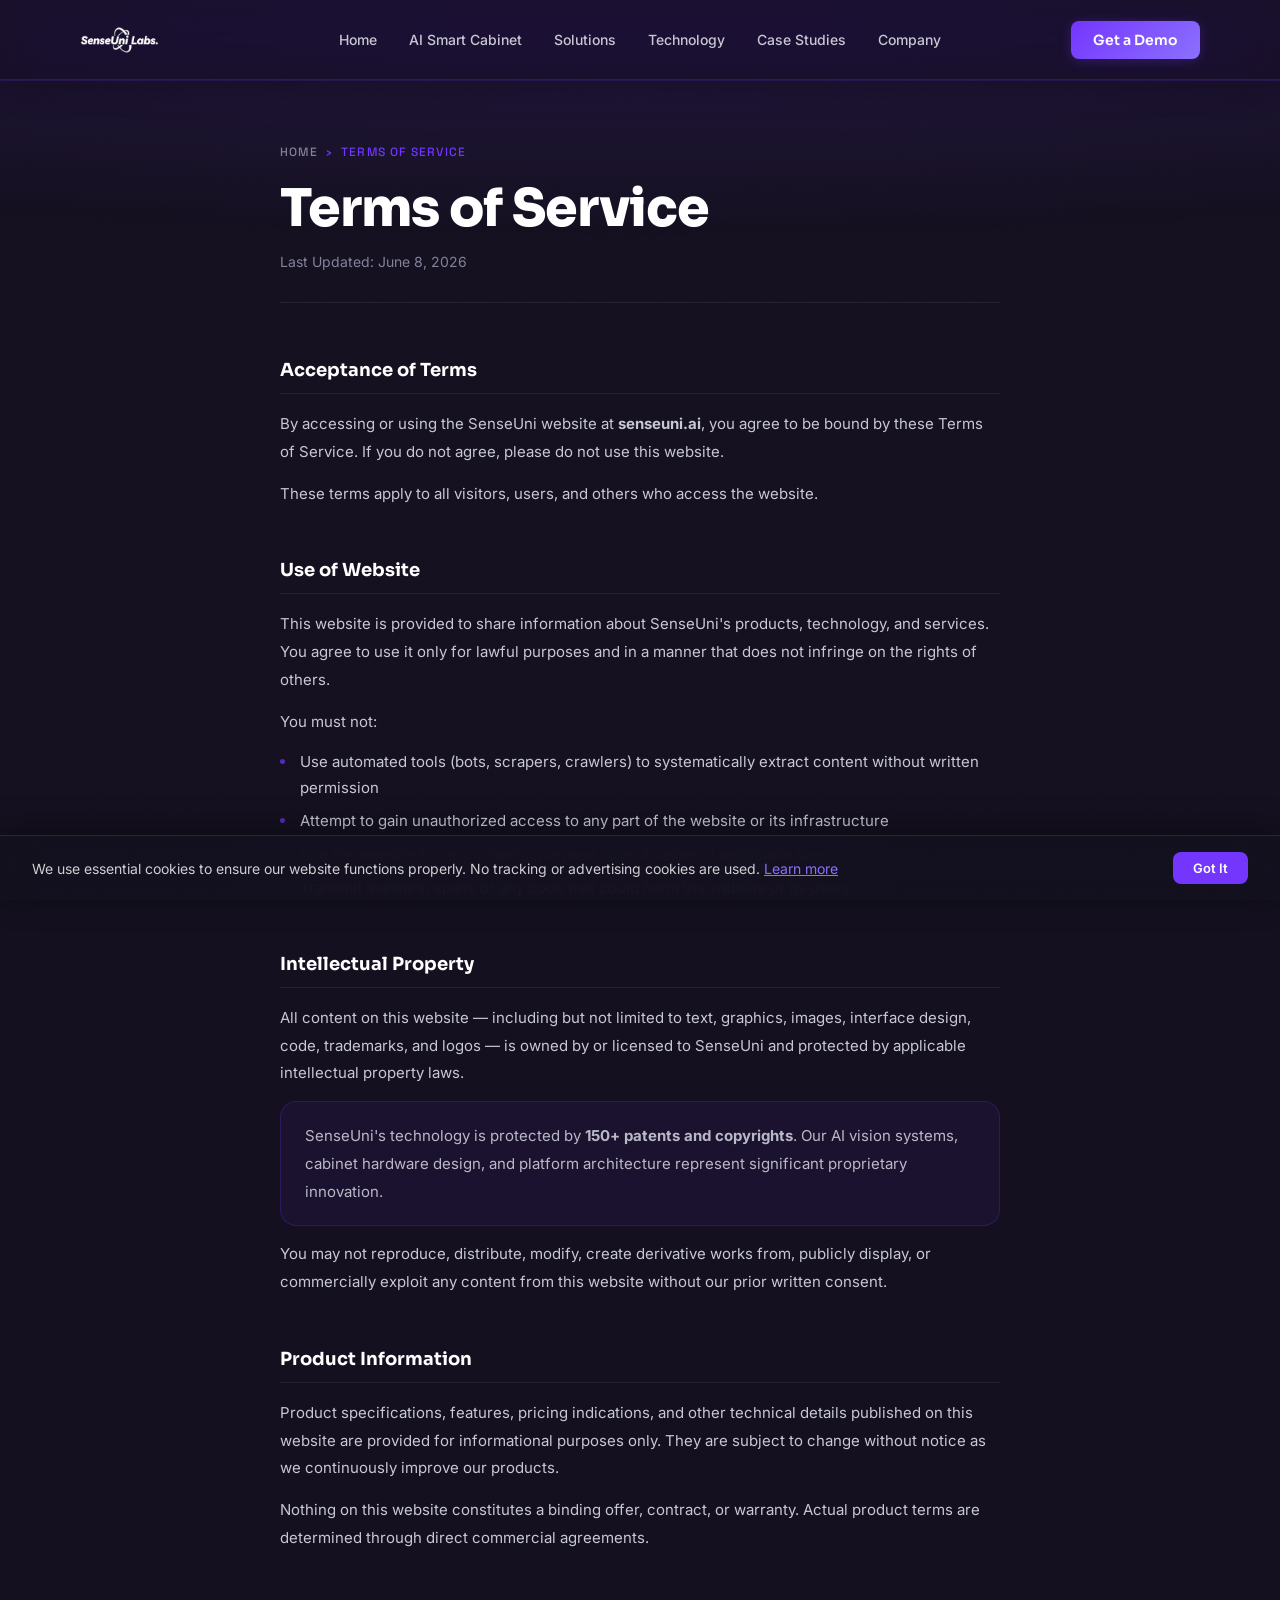
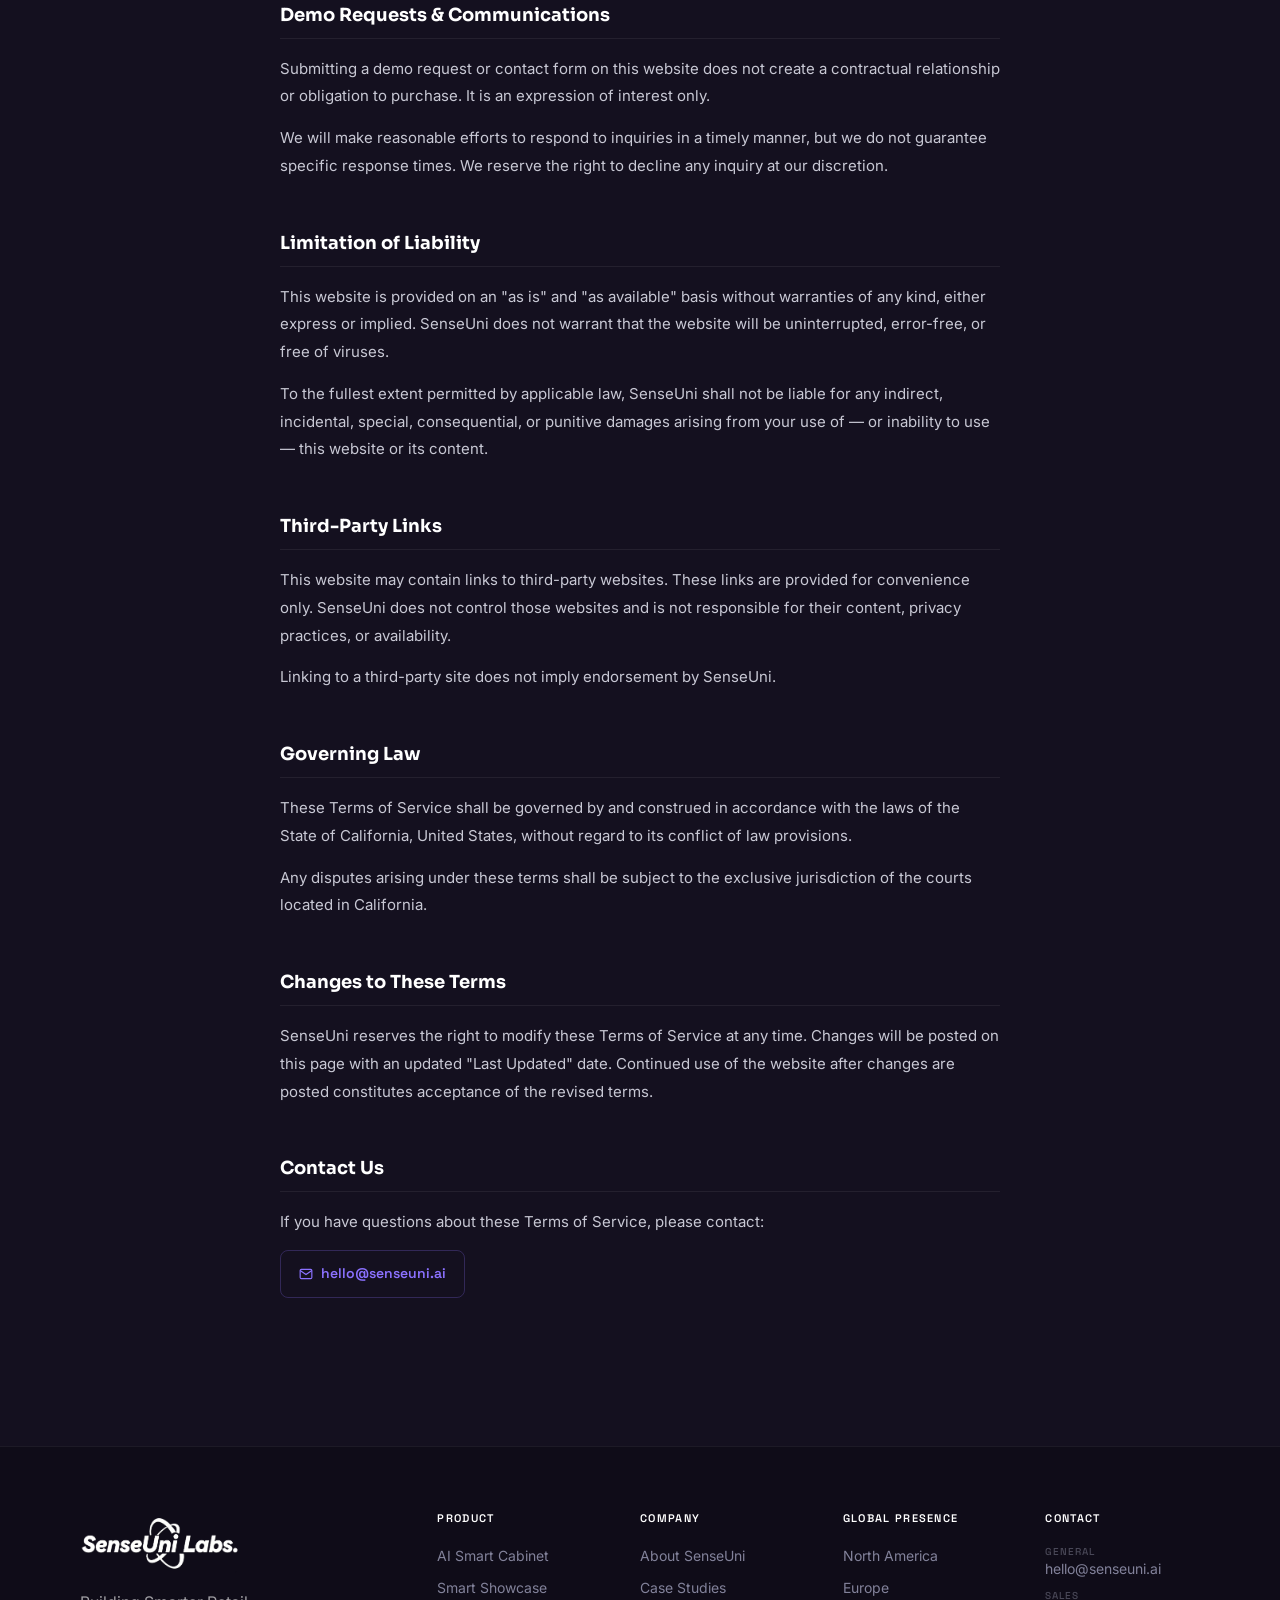
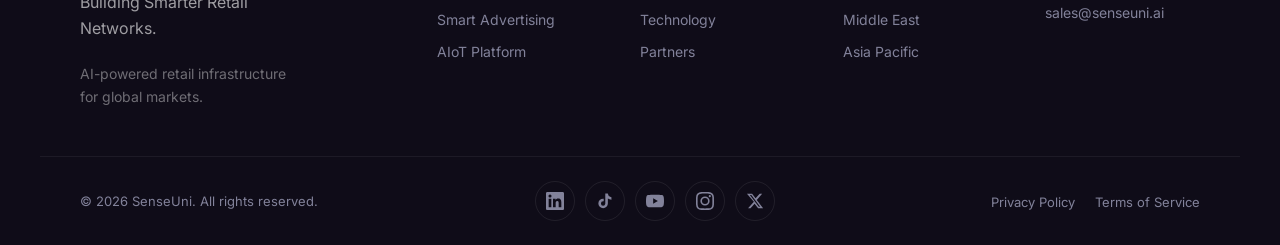
<file: terms-of-service.html>
﻿<!DOCTYPE html>
<html lang="en">
<head>
  <meta charset="UTF-8" />
  <meta name="viewport" content="width=device-width, initial-scale=1.0" />
  <meta name="description" content="Terms of Service for SenseUni — the terms governing your use of senseuni.ai." />

  <link rel="canonical" href="https://senseuni-website.pages.dev/terms-of-service.html" />
  <meta property="og:type" content="website" />
  <meta property="og:site_name" content="SenseUni" />
  <meta property="og:title" content="Terms of Service — SenseUni" />
  <meta property="og:description" content="Terms of Service for SenseUni — the terms governing your use of senseuni.ai." />
  <meta property="og:url" content="https://senseuni-website.pages.dev/terms-of-service.html" />
  <meta property="og:image" content="https://senseuni-website.pages.dev/assets/images/senseunihero.webp" />
  <meta name="twitter:card" content="summary_large_image" />
  <meta name="twitter:title" content="Terms of Service — SenseUni" />
  <meta name="twitter:description" content="Terms of Service for SenseUni — the terms governing your use of senseuni.ai." />
  <meta name="twitter:image" content="https://senseuni-website.pages.dev/assets/images/senseunihero.webp" />
  <title>Terms of Service — SenseUni</title>

  <link rel="icon" type="image/webp" href="assets/images/logomini.webp" />
  <link rel="preconnect" href="https://fonts.googleapis.com" />
  <link rel="preconnect" href="https://fonts.gstatic.com" crossorigin />
  <link href="https://fonts.googleapis.com/css2?family=Sora:wght@300;400;500;600;700;800&family=Inter:wght@300;400;500;600&family=Space+Grotesk:wght@400;500;600;700&display=swap" rel="stylesheet" />

  <style>
    /* ═══════════════════════════════════════
       DESIGN TOKENS
    ═══════════════════════════════════════ */
    :root {
      --color-bg:              #14101F;
      --color-bg-footer:       #0F0C18;
      --color-brand:           #2C2069;
      --color-accent:          #7435FD;
      --color-highlight:       #8B71FF;
      --color-cyan:            #5EEBFF;

      --color-nav-bg:          rgba(20, 16, 31, 0.55);
      --color-nav-bg-scrolled: rgba(20, 16, 31, 0.72);
      --color-nav-border:      rgba(255, 255, 255, 0.08);
      --color-footer-border:   rgba(255, 255, 255, 0.06);

      --color-border:          rgba(255, 255, 255, 0.10);
      --color-surface:         rgba(255, 255, 255, 0.04);

      --color-text-primary:    #FFFFFF;
      --color-text-secondary:  #C8C8D4;
      --color-text-muted:      #82829A;

      --gradient-btn:  linear-gradient(135deg, var(--color-accent), var(--color-highlight));

      --font-heading: 'Sora', sans-serif;
      --font-body:    'Inter', sans-serif;
      --font-data:    'Space Grotesk', sans-serif;

      --radius-sm: 8px;
      --radius-md: 16px;

      --nav-height: 80px;

      --ease-out:        cubic-bezier(0.22, 1, 0.36, 1);
      --transition-base: 0.3s;
      --transition-slow: 0.5s;
    }

    /* ═══════════════════════════════════════
       RESET & LAYOUT
    ═══════════════════════════════════════ */
    *, *::before, *::after { box-sizing: border-box; margin: 0; padding: 0; }

    html {
      scroll-behavior: smooth;
      scrollbar-width: thin;
      scrollbar-color: var(--color-highlight) rgba(20, 16, 31, 0.4);
    }

    ::-webkit-scrollbar        { width: 6px; }
    ::-webkit-scrollbar-track  { background: rgba(20, 16, 31, 0.4); }
    ::-webkit-scrollbar-thumb  {
      background: linear-gradient(to bottom, var(--color-accent), var(--color-highlight));
      border-radius: 3px;
    }

    body {
      display: flex;
      flex-direction: column;
      min-height: 100vh;
      background-color: var(--color-bg);
      color: var(--color-text-primary);
      font-family: var(--font-body);
      overflow-x: hidden;
    }

    a { text-decoration: none; }

    body::before {
      content: '';
      position: fixed;
      top: 0; left: 0; right: 0;
      height: 60vh;
      background: radial-gradient(
        ellipse 160% 65% at 50% -8%,
        rgba(116, 53, 253, 0.18) 0%,
        rgba(116, 53, 253, 0.06) 55%,
        transparent 80%
      );
      pointer-events: none;
      z-index: 0;
    }

    .grain-overlay {
      position: fixed; inset: 0;
      background-image: url("data:image/svg+xml,%3Csvg xmlns='http://www.w3.org/2000/svg' width='200' height='200'%3E%3Cfilter id='n'%3E%3CfeTurbulence type='fractalNoise' baseFrequency='0.85' numOctaves='4' stitchTiles='stitch'/%3E%3CfeColorMatrix type='saturate' values='0'/%3E%3C/filter%3E%3Crect width='200' height='200' filter='url(%23n)'/%3E%3C/svg%3E");
      background-repeat: repeat;
      background-size: 200px 200px;
      opacity: 0.035;
      mix-blend-mode: overlay;
      pointer-events: none;
      z-index: 2;
    }

    @keyframes navSlideDown {
      from { opacity: 0; transform: translateY(-8px); }
      to   { opacity: 1; transform: translateY(0); }
    }

    /* ═══════════════════════════════════════
       NAVIGATION
    ═══════════════════════════════════════ */
    .nav {
      position: fixed;
      top: 0; left: 0; right: 0;
      z-index: 1000;
      height: var(--nav-height);
      background: var(--color-nav-bg);
      backdrop-filter: blur(28px) saturate(160%);
      -webkit-backdrop-filter: blur(28px) saturate(160%);
      border-bottom: 1px solid var(--color-nav-border);
      box-shadow: 0 1px 0 0 rgba(116, 53, 253, 0.18), 0 4px 32px rgba(0,0,0,0.30);
      transition: background 0.4s var(--ease-out), border-color 0.4s var(--ease-out);
      animation: navSlideDown 0.7s var(--ease-out) both;
    }
    .nav.is-scrolled { background: var(--color-nav-bg-scrolled); border-bottom-color: rgba(255,255,255,0.12); }
    .nav.is-hidden   { transform: translateY(-100%); pointer-events: none; transition: transform 0.4s var(--ease-out), background 0.4s var(--ease-out); }

    .nav__inner {
      max-width: 1200px; margin: 0 auto; padding: 0 40px;
      height: 100%; display: flex; align-items: center; position: relative;
    }
    .nav__logo { display: flex; align-items: center; gap: 10px; flex-shrink: 0; }

    .nav__links {
      display: flex; align-items: center; gap: 6px; list-style: none;
      position: absolute; left: 50%; transform: translateX(-50%); z-index: 1;
    }
    .nav__link {
      position: relative; display: inline-block; padding: 6px 13px;
      font-family: var(--font-body); font-size: 14px; font-weight: 500;
      color: var(--color-text-secondary); border-radius: var(--radius-sm);
      transition: color var(--transition-base) var(--ease-out), background var(--transition-base) var(--ease-out);
      white-space: nowrap;
    }
    .nav__link::after {
      content: ''; position: absolute; bottom: 0; left: 13px; right: 13px;
      height: 1.5px; background: var(--gradient-btn); border-radius: 2px;
      transform: scaleX(0); transform-origin: center;
      transition: transform var(--transition-base) var(--ease-out);
    }
    .nav__link:hover            { color: var(--color-text-primary); background: rgba(255,255,255,0.05); }
    .nav__link:hover::after     { transform: scaleX(1); }
    .nav__link.is-active        { color: var(--color-text-primary); }
    .nav__link.is-active::after { transform: scaleX(1); }

    .nav__cta { flex-shrink: 0; margin-left: auto; }

    .btn--primary {
      display: inline-flex; align-items: center; gap: 6px;
      padding: 10px 22px; border-radius: var(--radius-sm);
      font-family: var(--font-heading); font-size: 14px; font-weight: 600;
      color: var(--color-text-primary); background: var(--gradient-btn);
      border: none; cursor: pointer;
      box-shadow: 0 2px 12px rgba(116,53,253,0.28);
      transition: transform var(--transition-base) var(--ease-out), box-shadow var(--transition-base) var(--ease-out);
      white-space: nowrap; position: relative; overflow: hidden;
    }
    .btn--primary::before {
      content: ''; position: absolute; inset: 0;
      background: linear-gradient(135deg, rgba(255,255,255,0.14) 0%, transparent 55%);
      opacity: 0; transition: opacity var(--transition-base) var(--ease-out);
    }
    .btn--primary:hover         { transform: translateY(-2px); box-shadow: 0 0 20px rgba(116,53,253,0.55), 0 6px 24px rgba(116,53,253,0.32); }
    .btn--primary:hover::before { opacity: 1; }

    .nav__hamburger {
      display: none; flex-direction: column; justify-content: center; gap: 5px;
      width: 36px; height: 36px; padding: 6px; background: none; border: none;
      cursor: pointer; margin-left: auto; border-radius: var(--radius-sm);
      transition: background var(--transition-base) var(--ease-out);
    }
    .nav__hamburger:hover { background: rgba(255,255,255,0.06); }
    .nav__hamburger-line {
      display: block; width: 100%; height: 1.5px;
      background: var(--color-text-secondary); border-radius: 2px;
      transform-origin: center;
      transition: transform var(--transition-base) var(--ease-out), opacity var(--transition-base) var(--ease-out);
    }
    .nav.is-open .nav__hamburger-line:nth-child(1) { transform: translateY(6.5px) rotate(45deg); }
    .nav.is-open .nav__hamburger-line:nth-child(2) { opacity: 0; transform: scaleX(0); }
    .nav.is-open .nav__hamburger-line:nth-child(3) { transform: translateY(-6.5px) rotate(-45deg); }

    .nav__drawer {
      display: none; position: fixed;
      top: var(--nav-height); left: 0; right: 0;
      background: rgba(15, 12, 24, 0.97);
      backdrop-filter: blur(24px); -webkit-backdrop-filter: blur(24px);
      border-bottom: 1px solid var(--color-nav-border);
      padding: 16px 24px 24px;
      transform: translateY(-8px); opacity: 0; pointer-events: none;
      transition: transform var(--transition-slow) var(--ease-out), opacity var(--transition-slow) var(--ease-out);
      z-index: 999;
    }
    .nav__drawer.is-open { transform: translateY(0); opacity: 1; pointer-events: all; }
    .nav__drawer-links   { list-style: none; display: flex; flex-direction: column; gap: 2px; }
    .nav__drawer-link {
      display: block; padding: 12px 8px;
      font-family: var(--font-body); font-size: 15px; font-weight: 500;
      color: var(--color-text-secondary);
      border-bottom: 1px solid rgba(255,255,255,0.05);
      transition: color var(--transition-base) var(--ease-out);
    }
    .nav__drawer-link:hover { color: var(--color-text-primary); }
    .nav__drawer-cta        { margin-top: 20px; width: 100%; justify-content: center; }

    @media (max-width: 900px) {
      .nav__links { display: none; }
      .nav__cta   { display: none; }
      .nav__hamburger { display: flex; }
      .nav__drawer    { display: block; }
    }
    @media (max-width: 480px) { .nav__inner { padding: 0 20px; } }

    /* ═══════════════════════════════════════
       LEGAL PAGE LAYOUT
    ═══════════════════════════════════════ */
    main {
      flex: 1 0 auto;
      position: relative;
      z-index: 3;
    }

    .legal-wrap {
      max-width: 800px;
      margin: 0 auto;
      padding: calc(var(--nav-height) + 64px) 40px 96px;
    }

    @media (max-width: 640px) {
      .legal-wrap { padding: calc(var(--nav-height) + 40px) 20px 64px; }
    }

    .legal-header {
      margin-bottom: 56px;
      padding-bottom: 32px;
      border-bottom: 1px solid rgba(255, 255, 255, 0.08);
    }

    .legal-breadcrumb {
      font-family: var(--font-data);
      font-size: 12px; font-weight: 500;
      letter-spacing: 0.10em; text-transform: uppercase;
      color: var(--color-accent);
      margin-bottom: 20px;
      display: flex; align-items: center; gap: 8px;
    }
    .legal-breadcrumb a {
      color: var(--color-text-muted);
      transition: color var(--transition-base) var(--ease-out);
    }
    .legal-breadcrumb a:hover { color: var(--color-text-secondary); }

    .legal-title {
      font-family: var(--font-heading);
      font-size: clamp(32px, 5vw, 52px);
      font-weight: 800; letter-spacing: -0.02em; line-height: 1.1;
      color: var(--color-text-primary); margin-bottom: 16px;
    }

    .legal-meta {
      font-family: var(--font-body); font-size: 14px; color: var(--color-text-muted);
    }

    .legal-section { margin-bottom: 52px; }

    .legal-section h2 {
      font-family: var(--font-heading);
      font-size: 18px; font-weight: 700;
      color: var(--color-text-primary);
      margin-bottom: 16px;
      padding-bottom: 12px;
      border-bottom: 1px solid rgba(255, 255, 255, 0.07);
    }

    .legal-section p {
      font-family: var(--font-body); font-size: 15px;
      line-height: 1.85; color: var(--color-text-secondary);
      margin-bottom: 14px;
    }
    .legal-section p:last-child { margin-bottom: 0; }

    .legal-section ul {
      list-style: none; margin-bottom: 14px;
      display: flex; flex-direction: column; gap: 8px;
    }

    .legal-section li {
      font-family: var(--font-body); font-size: 15px;
      line-height: 1.7; color: var(--color-text-secondary);
      padding-left: 20px; position: relative;
    }
    .legal-section li::before {
      content: ''; position: absolute; left: 0; top: 10px;
      width: 5px; height: 5px; border-radius: 50%;
      background: var(--color-accent); opacity: 0.7;
    }

    .legal-section a {
      color: var(--color-highlight);
      transition: color var(--transition-base) var(--ease-out);
    }
    .legal-section a:hover { color: var(--color-text-primary); }

    .legal-notice {
      background: rgba(116, 53, 253, 0.08);
      border: 1px solid rgba(116, 53, 253, 0.22);
      border-radius: var(--radius-md);
      padding: 20px 24px; margin-bottom: 14px;
    }
    .legal-notice p { color: rgba(200, 200, 212, 0.92); margin-bottom: 0; }

    .legal-contact {
      display: inline-flex; align-items: center; gap: 8px;
      font-family: var(--font-data); font-size: 14px; font-weight: 600;
      color: var(--color-highlight);
      padding: 10px 18px;
      border: 1px solid rgba(139, 113, 255, 0.25);
      border-radius: var(--radius-sm);
      transition: border-color var(--transition-base) var(--ease-out), background var(--transition-base) var(--ease-out);
    }
    .legal-contact:hover {
      border-color: rgba(139, 113, 255, 0.5);
      background: rgba(139, 113, 255, 0.06);
    }

    /* ═══════════════════════════════════════
       FOOTER
    ═══════════════════════════════════════ */
    .footer {
      position: relative; z-index: 3;
      background: var(--color-bg-footer);
      border-top: 1px solid var(--color-footer-border);
    }

    .footer__main {
      display: grid;
      grid-template-columns: 2fr 1fr 1fr 1fr 1fr;
      gap: 48px;
      max-width: 1200px; margin: 0 auto;
      padding: 64px 40px 48px;
      opacity: 0; transform: translateY(24px);
      transition: opacity 0.7s var(--ease-out), transform 0.7s var(--ease-out);
    }
    .footer__main > * { opacity: 0; transform: translateY(20px); transition: opacity 0.6s var(--ease-out), transform 0.6s var(--ease-out); }
    .footer__main.is-visible > *:nth-child(1) { opacity: 1; transform: none; transition-delay: 0s;    }
    .footer__main.is-visible > *:nth-child(2) { opacity: 1; transform: none; transition-delay: 0.08s; }
    .footer__main.is-visible > *:nth-child(3) { opacity: 1; transform: none; transition-delay: 0.16s; }
    .footer__main.is-visible > *:nth-child(4) { opacity: 1; transform: none; transition-delay: 0.24s; }
    .footer__main.is-visible > *:nth-child(5) { opacity: 1; transform: none; transition-delay: 0.32s; }
    .footer__main.is-visible { opacity: 1; transform: none; }

    .footer__logo-col { display: flex; flex-direction: column; gap: 14px; }

    .footer__tagline { font-family: var(--font-body); font-size: 16px; color: rgba(255, 255, 255, 0.6); line-height: 1.6; max-width: 220px; }
    .footer__col-title { font-family: var(--font-data); font-size: 11px; font-weight: 600; letter-spacing: 0.12em; text-transform: uppercase; color: var(--color-text-primary); margin-bottom: 20px; }
    .footer__col-links { list-style: none; display: flex; flex-direction: column; gap: 12px; }
    .footer__col-link  { font-family: var(--font-body); font-size: 14px; color: var(--color-text-muted); transition: color var(--transition-base) var(--ease-out); }
    .footer__col-link:hover { color: var(--color-text-secondary); }
    .footer__contact-item  { display: flex; flex-direction: column; gap: 2px; }
    .footer__contact-label { font-family: var(--font-data); font-size: 10px; font-weight: 500; letter-spacing: 0.10em; text-transform: uppercase; color: rgba(122,122,140,0.55); }


    .footer__position-line {
      font-family: var(--font-body);
      font-size: 14px;
      color: rgba(255, 255, 255, 0.4);
      line-height: 1.6;
      max-width: 220px;
      margin-top: 8px;
    }
    .footer__bottom {
      border-top: 1px solid var(--color-footer-border);
      max-width: 1200px; margin: 0 auto;
      padding: 24px 40px;
      display: flex; align-items: center; justify-content: space-between; gap: 24px;
      flex-wrap: wrap;
    }
    .footer__copy       { font-family: var(--font-body); font-size: 13px; color: var(--color-text-muted); }
    .footer__social     { display: flex; align-items: center; gap: 10px; list-style: none; }
    .footer__social-link {
      width: 40px; height: 40px; border-radius: 50%;
      display: flex; align-items: center; justify-content: center;
      color: var(--color-text-muted);
      border: 1px solid rgba(255,255,255,0.08);
      transition: color var(--transition-base) var(--ease-out), border-color var(--transition-base) var(--ease-out);
    }
    .footer__social-link:hover { color: var(--color-highlight); border-color: var(--color-highlight); }
    .footer__legal      { display: flex; align-items: center; gap: 20px; list-style: none; }
    .footer__legal-link { font-family: var(--font-body); font-size: 13px; color: var(--color-text-muted); transition: color var(--transition-base) var(--ease-out); }
    .footer__legal-link:hover { color: var(--color-text-secondary); }

    @media (max-width: 1024px) { .footer__main { grid-template-columns: 2fr 1fr 1fr; } }
    @media (max-width: 640px)  {
      .footer__main { grid-template-columns: 1fr 1fr; padding: 40px 20px 32px; gap: 32px; }
      .footer__bottom { flex-direction: column; align-items: flex-start; gap: 16px; padding: 20px; }
    }
    @media (max-width: 440px)  { .footer__main { grid-template-columns: 1fr; } }

    /* ═══════════════════════════════════════
       BACK TO TOP
    ═══════════════════════════════════════ */
    .back-to-top {
      position: fixed; bottom: 32px; right: 32px;
      width: 44px; height: 44px; border-radius: 50%;
      background: rgba(116, 53, 253, 0.20);
      border: 1px solid rgba(116, 53, 253, 0.35);
      color: var(--color-text-secondary); cursor: pointer;
      display: flex; align-items: center; justify-content: center;
      opacity: 0; transform: translateY(12px); pointer-events: none;
      transition: opacity 0.3s var(--ease-out), transform 0.3s var(--ease-out), background 0.3s var(--ease-out);
      z-index: 800;
    }
    .back-to-top.is-visible { opacity: 1; transform: none; pointer-events: auto; }
    .back-to-top:hover      { background: rgba(116, 53, 253, 0.40); color: #fff; }

    /* ═══════════════════════════════════════
       COOKIE BANNER
    ═══════════════════════════════════════ */
    .cookie-banner {
      display: none;
      position: fixed; bottom: 0; left: 0; right: 0;
      z-index: 9999;
      align-items: center; justify-content: space-between; gap: 16px;
      padding: 16px 32px;
      background: rgba(20, 16, 31, 0.94);
      backdrop-filter: blur(20px); -webkit-backdrop-filter: blur(20px);
      border-top: 1px solid rgba(116, 53, 253, 0.3);
      box-shadow: 0 -4px 32px rgba(0, 0, 0, 0.4);
      transform: translateY(100%);
      transition: transform 0.4s var(--ease-out);
    }
    .cookie-banner.is-visible { transform: translateY(0); }
    .cookie-banner p {
      font-family: var(--font-body); font-size: 14px;
      color: rgba(255,255,255,0.80); line-height: 1.5; flex: 1;
    }
    .cookie-banner a { color: var(--color-highlight); text-decoration: underline; }
    .cookie-accept-btn {
      flex-shrink: 0; padding: 8px 20px; border-radius: var(--radius-sm);
      background: var(--color-accent); color: var(--color-text-primary);
      font-family: var(--font-body); font-size: 13px; font-weight: 600;
      border: none; cursor: pointer; white-space: nowrap;
      transition: background var(--transition-base) var(--ease-out), transform var(--transition-base) var(--ease-out);
    }
    .cookie-accept-btn:hover { background: var(--color-highlight); transform: translateY(-1px); }
    @media (max-width: 640px) {
      .cookie-banner { flex-direction: column; align-items: flex-start; padding: 16px 20px; }
      .cookie-accept-btn { width: 100%; text-align: center; }
    }
  </style>
  <link rel="stylesheet" href="assets/css/effects.css" />
</head>
<body>

  <div class="grain-overlay" aria-hidden="true"></div>

  <!-- ═══════════════════════════════════════
       NAVIGATION
  ═══════════════════════════════════════ -->
  <nav class="nav" id="nav" role="navigation" aria-label="Main navigation">
    <div class="nav__inner">

      <a href="index.html" class="nav__logo" aria-label="SenseUni home">
        <img src="assets/images/logo.webp" alt="SenseUni" height="32" width="auto" style="display:block;" />
      </a>

      <ul class="nav__links" role="list">
        <li><a href="index.html"            class="nav__link">Home</a></li>
        <li><a href="ai-smart-cabinet.html" class="nav__link">AI Smart Cabinet</a></li>
        <li><a href="solutions.html"        class="nav__link">Solutions</a></li>
        <li><a href="technology.html"       class="nav__link">Technology</a></li>
        <li><a href="case-studies.html"     class="nav__link">Case Studies</a></li>
        <li><a href="company.html"          class="nav__link">Company</a></li>
      </ul>

      <div class="nav__cta">
        <a href="get-a-demo.html" class="btn--primary">Get a Demo</a>
      </div>

      <button class="nav__hamburger" id="nav-hamburger"
              aria-label="Toggle navigation menu"
              aria-expanded="false" aria-controls="nav-drawer">
        <span class="nav__hamburger-line"></span>
        <span class="nav__hamburger-line"></span>
        <span class="nav__hamburger-line"></span>
      </button>

    </div>
  </nav>

  <div class="nav__drawer" id="nav-drawer" aria-hidden="true">
    <ul class="nav__drawer-links" role="list">
      <li><a href="index.html"            class="nav__drawer-link">Home</a></li>
      <li><a href="ai-smart-cabinet.html" class="nav__drawer-link">AI Smart Cabinet</a></li>
      <li><a href="solutions.html"        class="nav__drawer-link">Solutions</a></li>
      <li><a href="technology.html"       class="nav__drawer-link">Technology</a></li>
      <li><a href="case-studies.html"     class="nav__drawer-link">Case Studies</a></li>
      <li><a href="company.html"          class="nav__drawer-link">Company</a></li>
    </ul>
    <a href="get-a-demo.html" class="btn--primary nav__drawer-cta">Get a Demo</a>
  </div>


  <!-- ═══════════════════════════════════════
       MAIN CONTENT
  ═══════════════════════════════════════ -->
  <main id="main">
    <div class="legal-wrap">

      <!-- Page header -->
      <header class="legal-header">
        <nav class="legal-breadcrumb" aria-label="Breadcrumb">
          <a href="index.html">Home</a>
          <span aria-hidden="true">›</span>
          <span>Terms of Service</span>
        </nav>
        <h1 class="legal-title">Terms of Service</h1>
        <p class="legal-meta">Last Updated: June 8, 2026</p>
      </header>

      <!-- ── 1. Acceptance ── -->
      <section class="legal-section">
        <h2>Acceptance of Terms</h2>
        <p>
          By accessing or using the SenseUni website at <strong>senseuni.ai</strong>, you agree
          to be bound by these Terms of Service. If you do not agree, please do not use this website.
        </p>
        <p>
          These terms apply to all visitors, users, and others who access the website.
        </p>
      </section>

      <!-- ── 2. Use of Website ── -->
      <section class="legal-section">
        <h2>Use of Website</h2>
        <p>This website is provided to share information about SenseUni's products, technology,
          and services. You agree to use it only for lawful purposes and in a manner that does
          not infringe on the rights of others.</p>
        <p>You must not:</p>
        <ul>
          <li>Use automated tools (bots, scrapers, crawlers) to systematically extract content
              without written permission</li>
          <li>Attempt to gain unauthorized access to any part of the website or its infrastructure</li>
          <li>Use the website for any unlawful purpose or in violation of applicable laws</li>
          <li>Transmit malware, spam, or any code that could harm the website or its users</li>
        </ul>
      </section>

      <!-- ── 3. Intellectual Property ── -->
      <section class="legal-section">
        <h2>Intellectual Property</h2>
        <p>All content on this website — including but not limited to text, graphics, images,
          interface design, code, trademarks, and logos — is owned by or licensed to SenseUni
          and protected by applicable intellectual property laws.</p>
        <div class="legal-notice">
          <p>SenseUni's technology is protected by <strong>150+ patents and copyrights</strong>.
            Our AI vision systems, cabinet hardware design, and platform architecture represent
            significant proprietary innovation.</p>
        </div>
        <p>You may not reproduce, distribute, modify, create derivative works from, publicly
          display, or commercially exploit any content from this website without our prior
          written consent.</p>
      </section>

      <!-- ── 4. Product Information ── -->
      <section class="legal-section">
        <h2>Product Information</h2>
        <p>Product specifications, features, pricing indications, and other technical details
          published on this website are provided for informational purposes only. They are
          subject to change without notice as we continuously improve our products.</p>
        <p>Nothing on this website constitutes a binding offer, contract, or warranty.
          Actual product terms are determined through direct commercial agreements.</p>
      </section>

      <!-- ── 5. Demo Requests & Communications ── -->
      <section class="legal-section">
        <h2>Demo Requests &amp; Communications</h2>
        <p>Submitting a demo request or contact form on this website does not create a
          contractual relationship or obligation to purchase. It is an expression of
          interest only.</p>
        <p>We will make reasonable efforts to respond to inquiries in a timely manner,
          but we do not guarantee specific response times. We reserve the right to decline
          any inquiry at our discretion.</p>
      </section>

      <!-- ── 6. Limitation of Liability ── -->
      <section class="legal-section">
        <h2>Limitation of Liability</h2>
        <p>This website is provided on an "as is" and "as available" basis without warranties
          of any kind, either express or implied. SenseUni does not warrant that the website
          will be uninterrupted, error-free, or free of viruses.</p>
        <p>To the fullest extent permitted by applicable law, SenseUni shall not be liable for
          any indirect, incidental, special, consequential, or punitive damages arising from
          your use of — or inability to use — this website or its content.</p>
      </section>

      <!-- ── 7. Third-Party Links ── -->
      <section class="legal-section">
        <h2>Third-Party Links</h2>
        <p>This website may contain links to third-party websites. These links are provided
          for convenience only. SenseUni does not control those websites and is not responsible
          for their content, privacy practices, or availability.</p>
        <p>Linking to a third-party site does not imply endorsement by SenseUni.</p>
      </section>

      <!-- ── 8. Governing Law ── -->
      <section class="legal-section">
        <h2>Governing Law</h2>
        <p>These Terms of Service shall be governed by and construed in accordance with the
          laws of the State of California, United States, without regard to its conflict of
          law provisions.</p>
        <p>Any disputes arising under these terms shall be subject to the exclusive jurisdiction
          of the courts located in California.</p>
      </section>

      <!-- ── 9. Changes to Terms ── -->
      <section class="legal-section">
        <h2>Changes to These Terms</h2>
        <p>SenseUni reserves the right to modify these Terms of Service at any time. Changes
          will be posted on this page with an updated "Last Updated" date. Continued use of the
          website after changes are posted constitutes acceptance of the revised terms.</p>
      </section>

      <!-- ── 10. Contact ── -->
      <section class="legal-section">
        <h2>Contact Us</h2>
        <p>If you have questions about these Terms of Service, please contact:</p>
        <p>
          <a href="mailto:hello@senseuni.ai" class="legal-contact">
            <svg width="14" height="14" viewBox="0 0 24 24" fill="none" stroke="currentColor" stroke-width="2" aria-hidden="true"><path d="M4 4h16c1.1 0 2 .9 2 2v12c0 1.1-.9 2-2 2H4c-1.1 0-2-.9-2-2V6c0-1.1.9-2 2-2z"/><polyline points="22,6 12,13 2,6"/></svg>
            hello@senseuni.ai
          </a>
        </p>
      </section>

    </div>
  </main>


  <!-- ═══════════════════════════════════════
       FOOTER
  ═══════════════════════════════════════ -->
  <footer class="footer" role="contentinfo">
    <div class="footer__main" id="footer-main">

      <div class="footer__logo-col">
        <a href="index.html" class="footer__logo" aria-label="SenseUni home">
          <img src="assets/images/logo.webp" alt="SenseUni" style="width:160px;height:auto;display:block;" />
        </a>
        <p class="footer__tagline">Building Smarter Retail Networks.</p>
        <p class="footer__position-line">AI-powered retail infrastructure for global markets.</p>
      </div>

      <div>
        <p class="footer__col-title">Product</p>
        <ul class="footer__col-links" role="list">
          <li><a href="ai-smart-cabinet.html"      class="footer__col-link">AI Smart Cabinet</a></li>
          <li><a href="solutions.html#showcase"    class="footer__col-link">Smart Showcase</a></li>
          <li><a href="solutions.html#advertising" class="footer__col-link">Smart Advertising</a></li>
          <li><a href="technology.html"            class="footer__col-link">AIoT Platform</a></li>
        </ul>
      </div>

      <div>
        <p class="footer__col-title">Company</p>
        <ul class="footer__col-links" role="list">
          <li><a href="company.html"          class="footer__col-link">About SenseUni</a></li>
          <li><a href="case-studies.html"     class="footer__col-link">Case Studies</a></li>
          <li><a href="technology.html"       class="footer__col-link">Technology</a></li>
          <li><a href="company.html#global-presence" class="footer__col-link">Partners</a></li>
        </ul>
      </div>

      <div>
        <p class="footer__col-title">Global Presence</p>
        <ul class="footer__col-links" role="list">
          <li><span class="footer__col-link">North America</span></li>
          <li><span class="footer__col-link">Europe</span></li>
          <li><span class="footer__col-link">Middle East</span></li>
          <li><span class="footer__col-link">Asia Pacific</span></li>
        </ul>
      </div>

      <div>
        <p class="footer__col-title">Contact</p>
        <ul class="footer__col-links" role="list">
          <li>
            <div class="footer__contact-item">
              <span class="footer__contact-label">General</span>
              <a href="mailto:hello@senseuni.ai" class="footer__col-link">hello@senseuni.ai</a>
            </div>
          </li>
          <li>
            <div class="footer__contact-item">
              <span class="footer__contact-label">Sales</span>
              <a href="mailto:sales@senseuni.ai" class="footer__col-link">sales@senseuni.ai</a>
            </div>
          </li>
        </ul>
      </div>

    </div>

    <div class="footer__bottom">
      <p class="footer__copy">© 2026 SenseUni. All rights reserved.</p>
      <ul class="footer__social" role="list" aria-label="Social media links">
        <li><a href="https://linkedin.com/company/senseuni" class="footer__social-link" aria-label="LinkedIn" target="_blank" rel="noopener noreferrer"><svg width="18" height="18" viewBox="0 0 24 24" fill="currentColor" aria-hidden="true"><path d="M20.447 20.452h-3.554v-5.569c0-1.328-.027-3.037-1.852-3.037-1.853 0-2.136 1.445-2.136 2.939v5.667H9.351V9h3.414v1.561h.046c.477-.9 1.637-1.85 3.37-1.85 3.601 0 4.267 2.37 4.267 5.455v6.286zM5.337 7.433a2.062 2.062 0 0 1-2.063-2.065 2.064 2.064 0 1 1 2.063 2.065zm1.782 13.019H3.555V9h3.564v11.452zM22.225 0H1.771C.792 0 0 .774 0 1.729v20.542C0 23.227.792 24 1.771 24h20.451C23.2 24 24 23.227 24 22.271V1.729C24 .774 23.2 0 22.222 0h.003z"/></svg></a></li>
        <li><a href="https://tiktok.com/@senseuni" class="footer__social-link" aria-label="TikTok" target="_blank" rel="noopener noreferrer"><svg width="18" height="18" viewBox="0 0 24 24" fill="currentColor" aria-hidden="true"><path d="M19.59 6.69a4.83 4.83 0 0 1-3.77-4.25V2h-3.45v13.67a2.89 2.89 0 0 1-2.88 2.5 2.89 2.89 0 0 1-2.89-2.89 2.89 2.89 0 0 1 2.89-2.89c.28 0 .54.04.79.1V9.01a6.27 6.27 0 0 0-.79-.05 6.34 6.34 0 0 0-6.34 6.34 6.34 6.34 0 0 0 6.34 6.34 6.34 6.34 0 0 0 6.33-6.34V8.79a8.18 8.18 0 0 0 4.78 1.52V6.85a4.85 4.85 0 0 1-1-.16z"/></svg></a></li>
        <li><a href="https://youtube.com/@senseuni" class="footer__social-link" aria-label="YouTube" target="_blank" rel="noopener noreferrer"><svg width="18" height="18" viewBox="0 0 24 24" fill="currentColor" aria-hidden="true"><path d="M23.498 6.186a3.016 3.016 0 0 0-2.122-2.136C19.505 3.545 12 3.545 12 3.545s-7.505 0-9.377.505A3.017 3.017 0 0 0 .502 6.186C0 8.07 0 12 0 12s0 3.93.502 5.814a3.016 3.016 0 0 0 2.122 2.136c1.871.505 9.376.505 9.376.505s7.505 0 9.377-.505a3.015 3.015 0 0 0 2.122-2.136C24 15.93 24 12 24 12s0-3.93-.502-5.814zM9.545 15.568V8.432L15.818 12l-6.273 3.568z"/></svg></a></li>
        <li><a href="https://instagram.com/senseuni" class="footer__social-link" aria-label="Instagram" target="_blank" rel="noopener noreferrer"><svg width="18" height="18" viewBox="0 0 24 24" fill="currentColor" aria-hidden="true"><path d="M12 2.163c3.204 0 3.584.012 4.85.07 3.252.148 4.771 1.691 4.919 4.919.058 1.265.069 1.645.069 4.849 0 3.205-.012 3.584-.069 4.849-.149 3.225-1.664 4.771-4.919 4.919-1.266.058-1.644.07-4.85.07-3.204 0-3.584-.012-4.849-.07-3.26-.149-4.771-1.699-4.919-4.92-.058-1.265-.07-1.644-.07-4.849 0-3.204.013-3.583.07-4.849.149-3.227 1.664-4.771 4.919-4.919 1.266-.057 1.645-.069 4.849-.069zM12 0C8.741 0 8.333.014 7.053.072 2.695.272.273 2.69.073 7.052.014 8.333 0 8.741 0 12c0 3.259.014 3.668.072 4.948.2 4.358 2.618 6.78 6.98 6.98C8.333 23.986 8.741 24 12 24c3.259 0 3.668-.014 4.948-.072 4.354-.2 6.782-2.618 6.979-6.98.059-1.28.073-1.689.073-4.948 0-3.259-.014-3.667-.072-4.947-.196-4.354-2.617-6.78-6.979-6.98C15.668.014 15.259 0 12 0zm0 5.838a6.162 6.162 0 1 0 0 12.324 6.162 6.162 0 0 0 0-12.324zM12 16a4 4 0 1 1 0-8 4 4 0 0 1 0 8zm6.406-11.845a1.44 1.44 0 1 0 0 2.881 1.44 1.44 0 0 0 0-2.881z"/></svg></a></li>
        <li><a href="https://x.com/senseuni" class="footer__social-link" aria-label="X (Twitter)" target="_blank" rel="noopener noreferrer"><svg width="18" height="18" viewBox="0 0 24 24" fill="currentColor" aria-hidden="true"><path d="M18.244 2.25h3.308l-7.227 8.26 8.502 11.24H16.17l-4.714-6.231-5.401 6.231H2.743l7.73-8.835L1.254 2.25H8.08l4.713 6.231zm-1.161 17.52h1.833L7.084 4.126H5.117z"/></svg></a></li>
      </ul>
      <ul class="footer__legal" role="list">
        <li><a href="privacy-policy.html"   class="footer__legal-link">Privacy Policy</a></li>
        <li><a href="terms-of-service.html" class="footer__legal-link">Terms of Service</a></li>
      </ul>
    </div>

  </footer>


  <!-- Back-to-top -->
  <button class="back-to-top" id="back-to-top" aria-label="Back to top">
    <svg width="20" height="20" viewBox="0 0 24 24" fill="none"
         stroke="currentColor" stroke-width="2"
         stroke-linecap="round" stroke-linejoin="round" aria-hidden="true">
      <polyline points="18 15 12 9 6 15"/>
    </svg>
  </button>

  <!-- Cookie Banner -->
  <div id="cookie-banner" class="cookie-banner" role="dialog" aria-label="Cookie notice">
    <p>We use essential cookies to ensure our website functions properly. No tracking or advertising cookies are used.
      <a href="privacy-policy.html#cookies">Learn more</a>
    </p>
    <button id="cookie-accept" class="cookie-accept-btn">Got It</button>
  </div>


  <!-- ═══════════════════════════════════════
       JAVASCRIPT
  ═══════════════════════════════════════ -->
  <script>
    (() => {
      const nav       = document.getElementById('nav');
      const hamburger = document.getElementById('nav-hamburger');
      const drawer    = document.getElementById('nav-drawer');
      const backToTop = document.getElementById('back-to-top');

      let lastScrollY = 0, ticking = false;
      const HIDE_THRESHOLD = 120, DELTA = 5;

      function onScroll() {
        const y = window.scrollY;
        if (y < HIDE_THRESHOLD) {
          nav.classList.remove('is-hidden');
          nav.classList.toggle('is-scrolled', y > 12);
        } else if (y > lastScrollY + DELTA) {
          nav.classList.add('is-hidden', 'is-scrolled');
        } else if (y < lastScrollY - DELTA) {
          nav.classList.remove('is-hidden');
        }
        if (backToTop) backToTop.classList.toggle('is-visible', y > 400);
        lastScrollY = y; ticking = false;
      }

      window.addEventListener('scroll', () => {
        if (!ticking) { requestAnimationFrame(onScroll); ticking = true; }
      }, { passive: true });

      document.addEventListener('mousemove', (e) => {
        if (e.clientY < 80 && window.scrollY >= HIDE_THRESHOLD) nav.classList.remove('is-hidden');
      });

      nav.addEventListener('animationend', () => { nav.style.animation = 'none'; }, { once: true });
      onScroll();

      const toggleDrawer = (open) => {
        nav.classList.toggle('is-open', open);
        drawer.classList.toggle('is-open', open);
        hamburger.setAttribute('aria-expanded', String(open));
        drawer.setAttribute('aria-hidden', String(!open));
        document.body.style.overflow = open ? 'hidden' : '';
      };

      hamburger.addEventListener('click', () => toggleDrawer(!drawer.classList.contains('is-open')));
      document.addEventListener('click', (e) => {
        if (drawer.classList.contains('is-open') && !nav.contains(e.target) && !drawer.contains(e.target))
          toggleDrawer(false);
      });
      window.addEventListener('resize', () => { if (window.innerWidth > 900) toggleDrawer(false); });
      drawer.querySelectorAll('a').forEach(l => l.addEventListener('click', () => toggleDrawer(false)));

      if (backToTop) backToTop.addEventListener('click', () => window.scrollTo({ top: 0, behavior: 'smooth' }));

      /* Footer entrance */
      const footerMain = document.getElementById('footer-main');
      if (footerMain) {
        if ('IntersectionObserver' in window) {
          new IntersectionObserver(([e]) => {
            if (e.isIntersecting) footerMain.classList.add('is-visible');
          }, { threshold: 0.1 }).observe(footerMain);
        } else { footerMain.classList.add('is-visible'); }
      }

      /* Cookie Banner */
      (function() {
        var banner = document.getElementById('cookie-banner');
        var btn    = document.getElementById('cookie-accept');
        if (!banner || !btn) return;
        if (!localStorage.getItem('senseuni_cookie_accepted')) {
          banner.style.display = 'flex';
          requestAnimationFrame(function() {
            requestAnimationFrame(function() { banner.classList.add('is-visible'); });
          });
        }
        btn.addEventListener('click', function() {
          banner.classList.remove('is-visible');
          setTimeout(function() { banner.style.display = 'none'; }, 400);
          localStorage.setItem('senseuni_cookie_accepted', 'true');
        });
      }());
    })();
  </script>

  <script src="assets/js/effects.js" defer></script>
</body>
</html>
</file>
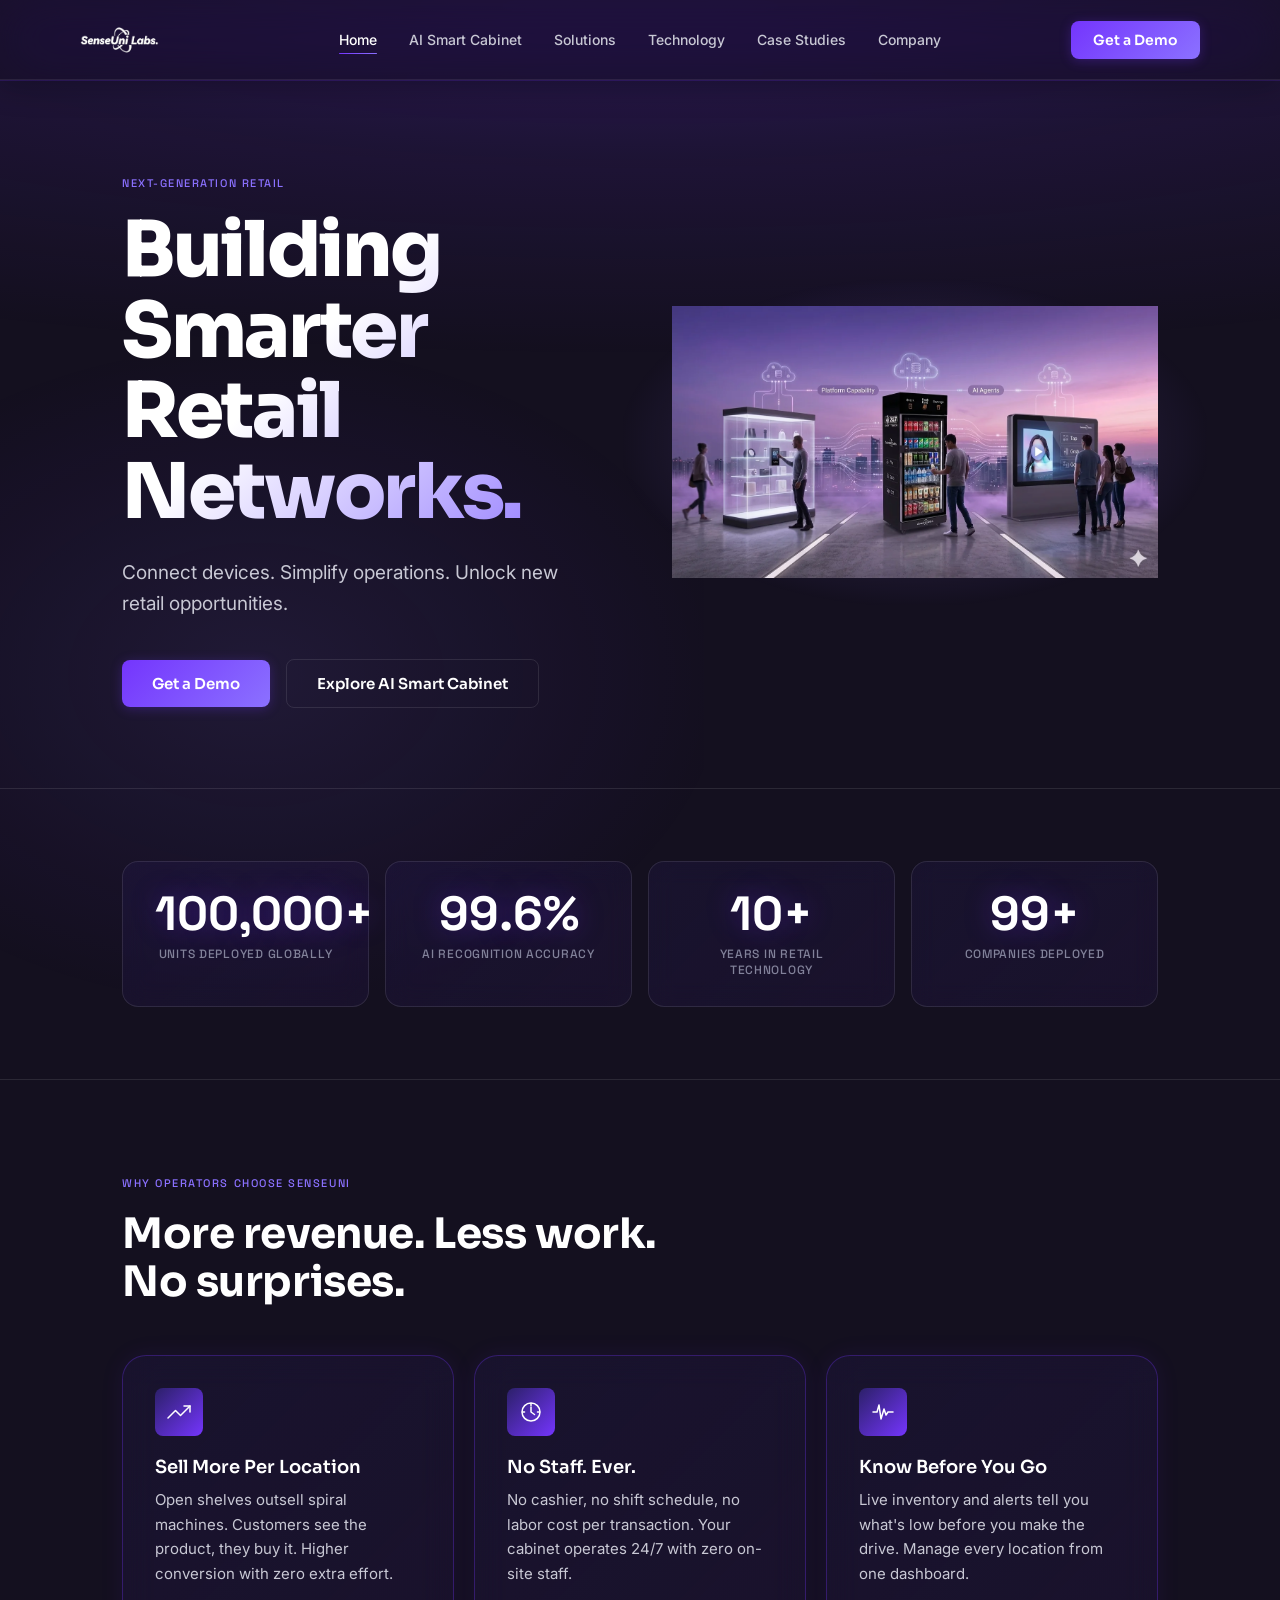
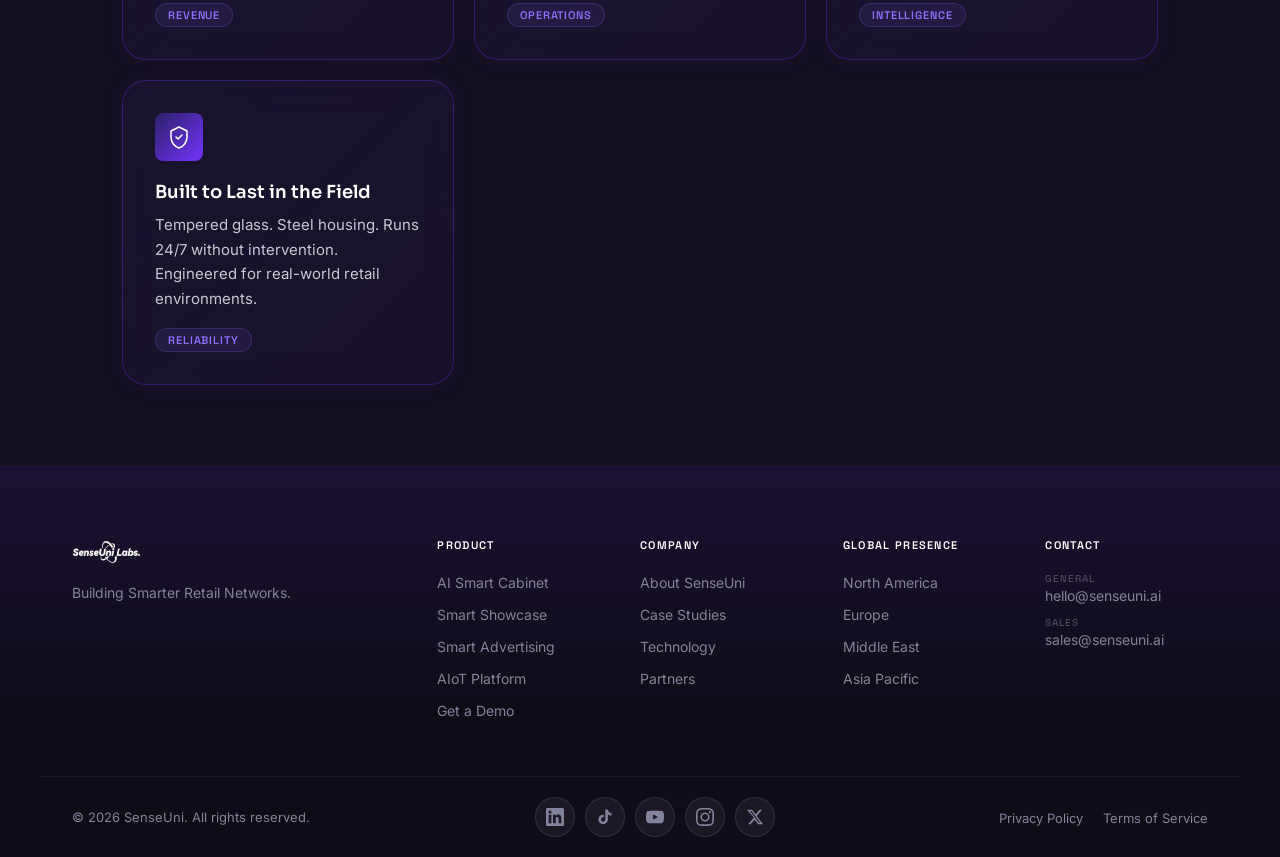
<file: components/nav-footer.html>
<!DOCTYPE html>
<html lang="en">
<head>
  <meta charset="UTF-8" />
  <meta name="viewport" content="width=device-width, initial-scale=1.0" />
  <title>SenseUni — Nav &amp; Footer Components</title>
  <link rel="icon" type="image/webp" href="../assets/images/logomini.webp" />
  <link rel="preconnect" href="https://fonts.googleapis.com" />
  <link rel="preconnect" href="https://fonts.gstatic.com" crossorigin />
  <link href="https://fonts.googleapis.com/css2?family=Sora:wght@400;500;600;700;800&family=Inter:wght@400;500;600&family=Space+Grotesk:wght@400;500;600;700&display=swap" rel="stylesheet" />

  <style>
    /* ─────────────────────────────────────────
       DESIGN TOKENS
    ───────────────────────────────────────── */
    :root {
      --color-bg:              #14101F;
      --color-bg-footer:       #0F0C18;
      --color-brand:           #2C2069;
      --color-accent:          #7435FD;
      --color-highlight:       #8B71FF;

      --color-nav-bg:          rgba(20, 16, 31, 0.55);
      --color-nav-bg-scrolled: rgba(20, 16, 31, 0.72);
      --color-nav-border:      rgba(255, 255, 255, 0.08);
      --color-footer-border:   rgba(255, 255, 255, 0.06);

      --color-border:          rgba(255, 255, 255, 0.10);
      --color-border-glow:     rgba(116, 53, 253, 0.40);
      --color-surface:         rgba(255, 255, 255, 0.04);

      --color-text-primary:    #FFFFFF;
      --color-text-secondary:  #C8C8D4;
      --color-text-muted:      #82829A;

      --gradient-btn:  linear-gradient(135deg, var(--color-accent), var(--color-highlight));
      --gradient-card: linear-gradient(135deg, rgba(44, 32, 105, 0.20) 0%, rgba(116, 53, 253, 0.06) 100%);

      --font-heading: 'Sora', sans-serif;
      --font-body:    'Inter', sans-serif;
      --font-data:    'Space Grotesk', sans-serif;

      --radius-sm:  8px;
      --radius-md:  16px;
      --radius-lg:  24px;

      --nav-height: 80px;

      /* Refined easing — premium spring feel */
      --ease-out:        cubic-bezier(0.22, 1, 0.36, 1);
      --transition-base: 0.3s;
      --transition-slow: 0.5s;
    }

    /* ─────────────────────────────────────────
       RESET & STICKY-FOOTER LAYOUT
    ───────────────────────────────────────── */
    *, *::before, *::after { box-sizing: border-box; margin: 0; padding: 0; }
    html { scroll-behavior: smooth; }

    body {
      display: flex;
      flex-direction: column;
      min-height: 100vh;
      background-color: var(--color-bg);
      color: var(--color-text-primary);
      font-family: var(--font-body);
    }

    a { text-decoration: none; }

    /* ─────────────────────────────────────────
       AMBIENT GLOW LAYERS
    ───────────────────────────────────────── */
    body::before {
      content: '';
      position: fixed;
      top: 0; left: 0; right: 0;
      height: 90vh;
      background: radial-gradient(
        ellipse 160% 65% at 50% -8%,
        rgba(116, 53, 253, 0.28) 0%,
        rgba(116, 53, 253, 0.10) 42%,
        rgba(116, 53, 253, 0.03) 68%,
        transparent 80%
      );
      pointer-events: none;
      z-index: 0;
    }

    body::after {
      content: '';
      position: fixed;
      bottom: -10%; left: -15%;
      width: 70vw; height: 70vh;
      background: radial-gradient(
        ellipse at center,
        rgba(139, 113, 255, 0.10) 0%,
        rgba(116, 53, 253, 0.04) 50%,
        transparent 75%
      );
      pointer-events: none;
      z-index: 0;
    }

    /* ─────────────────────────────────────────
       PAGE-LOAD ENTRANCE ANIMATIONS
    ───────────────────────────────────────── */
    @keyframes navSlideDown {
      from { opacity: 0; transform: translateY(-8px); }
      to   { opacity: 1; transform: translateY(0); }
    }

    @keyframes fadeUp {
      from { opacity: 0; transform: translateY(16px); }
      to   { opacity: 1; transform: translateY(0); }
    }

    @media (prefers-reduced-motion: reduce) {
      .nav,
      .footer__main > *,
      .preview-hero__eyebrow,
      .preview-hero__headline,
      .preview-hero__sub,
      .preview-hero__ctas,
      .preview-hero__visual { animation: none !important; }

      /* Back-to-top: skip scale animation, keep opacity fade */
      .back-to-top              { transition: opacity 0.2s ease !important; }
      .back-to-top,
      .back-to-top.is-visible,
      .back-to-top:hover        { transform: none !important; }
    }

    /* ─────────────────────────────────────────
       BACK-TO-TOP BUTTON
    ───────────────────────────────────────── */
    .back-to-top {
      position: fixed;
      bottom: 32px;
      right: 20px;       /* sits just left of the 3px progress bar */
      width: 48px;
      height: 48px;
      border-radius: 50%;
      background: var(--gradient-btn);
      border: none;
      cursor: pointer;
      display: flex;
      align-items: center;
      justify-content: center;
      color: var(--color-text-primary);
      box-shadow: 0 4px 16px rgba(116, 53, 253, 0.28);
      z-index: 500;
      opacity: 0;
      transform: scale(0.75) translateY(8px);
      pointer-events: none;
      transition: opacity     0.3s var(--ease-out),
                  transform   0.3s var(--ease-out),
                  box-shadow  0.3s var(--ease-out);
    }

    .back-to-top.is-visible {
      opacity: 1;
      transform: scale(1) translateY(0);
      pointer-events: all;
    }

    .back-to-top:hover {
      transform: scale(1) translateY(-2px);
      box-shadow: 0 0 20px rgba(116, 53, 253, 0.50),
                  0 6px 20px rgba(116, 53, 253, 0.28);
    }

    .back-to-top:active { transform: scale(0.94) translateY(0); }

    /* ─────────────────────────────────────────
       CUSTOM SCROLLBAR — brand-matched
    ───────────────────────────────────────── */

    /* Webkit: Chrome, Edge, Safari */
    ::-webkit-scrollbar        { width: 6px; }
    ::-webkit-scrollbar-track  { background: rgba(20, 16, 31, 0.4); }
    ::-webkit-scrollbar-thumb  {
      background: linear-gradient(to bottom, var(--color-accent), var(--color-highlight));
      border-radius: 3px;
    }
    ::-webkit-scrollbar-thumb:hover {
      background: var(--color-highlight);
      box-shadow: 0 0 8px rgba(139, 113, 255, 0.50);
    }

    /* Firefox */
    html {
      scrollbar-width: thin;
      scrollbar-color: var(--color-highlight) rgba(20, 16, 31, 0.4);
    }

    /* ─────────────────────────────────────────
       NAVIGATION BAR
    ───────────────────────────────────────── */
    .nav {
      position: fixed;
      top: 0; left: 0; right: 0;
      z-index: 1000;
      height: var(--nav-height);
      background: var(--color-nav-bg);
      backdrop-filter: blur(28px) saturate(160%);
      -webkit-backdrop-filter: blur(28px) saturate(160%);
      border-bottom: 1px solid var(--color-nav-border);
      box-shadow: 0 1px 0 0 rgba(116, 53, 253, 0.18), 0 4px 32px rgba(0, 0, 0, 0.30);
      transition: transform      0.4s var(--ease-out),
                  background     0.4s var(--ease-out),
                  border-color   0.4s var(--ease-out),
                  box-shadow     0.4s var(--ease-out);
      animation: navSlideDown 0.7s var(--ease-out) both;
    }

    /* Scrolled: slightly more opaque, deeper shadow */
    .nav.is-scrolled {
      background: var(--color-nav-bg-scrolled);
      border-bottom-color: rgba(255, 255, 255, 0.12);
      box-shadow: 0 1px 0 0 rgba(116, 53, 253, 0.22),
                  0 8px 48px rgba(0, 0, 0, 0.50);
    }

    /* Hide on scroll-down; reveal on scroll-up */
    .nav.is-hidden {
      transform: translateY(-100%);
      pointer-events: none;
    }

    .nav__inner {
      max-width: 1200px;
      margin: 0 auto;
      padding: 0 40px;
      height: 100%;
      display: flex;
      align-items: center;
      position: relative; /* anchor for absolutely-centred links */
    }

    /* ── Logo ── */
    .nav__logo {
      display: flex;
      align-items: center;
      gap: 10px;
      flex-shrink: 0;
    }

    /* ── Links — absolutely centred, independent of logo/CTA widths ── */
    .nav__links {
      display: flex;
      align-items: center;
      gap: 6px;
      list-style: none;
      position: absolute;
      left: 50%;
      transform: translateX(-50%);
      /* ensure links sit above the flex children but below nav z-index */
      z-index: 1;
    }

    .nav__link {
      position: relative;
      display: inline-block;
      padding: 6px 13px;
      font-family: var(--font-body);
      font-size: 14px;
      font-weight: 500;
      color: var(--color-text-secondary);
      border-radius: var(--radius-sm);
      transition: color var(--transition-base) var(--ease-out),
                  background var(--transition-base) var(--ease-out);
      white-space: nowrap;
    }

    /* Animated underline — grows from center */
    .nav__link::after {
      content: '';
      position: absolute;
      bottom: 0;
      left: 13px; right: 13px;
      height: 1.5px;
      background: var(--gradient-btn);
      border-radius: 2px;
      transform: scaleX(0);
      transform-origin: center;
      transition: transform var(--transition-base) var(--ease-out);
    }

    .nav__link:hover {
      color: var(--color-text-primary);
      background: rgba(255, 255, 255, 0.05);
    }

    .nav__link:hover::after  { transform: scaleX(1); }
    .nav__link.is-active     { color: var(--color-text-primary); }
    .nav__link.is-active::after { transform: scaleX(1); }

    /* ── CTA button — pushed to far right ── */
    .nav__cta { flex-shrink: 0; margin-left: auto; }

    .btn--primary {
      display: inline-flex;
      align-items: center;
      gap: 6px;
      padding: 10px 22px;
      border-radius: var(--radius-sm);
      font-family: var(--font-heading);
      font-size: 14px;
      font-weight: 600;
      color: var(--color-text-primary);
      background: var(--gradient-btn);
      border: none;
      cursor: pointer;
      box-shadow: 0 2px 12px rgba(116, 53, 253, 0.28);
      transition: transform var(--transition-base) var(--ease-out),
                  box-shadow var(--transition-base) var(--ease-out);
      position: relative;
      overflow: hidden;
      white-space: nowrap;
    }

    .btn--primary::before {
      content: '';
      position: absolute;
      inset: 0;
      background: linear-gradient(135deg, rgba(255,255,255,0.14) 0%, transparent 55%);
      opacity: 0;
      transition: opacity var(--transition-base) var(--ease-out);
    }

    .btn--primary:hover {
      transform: translateY(-2px);
      box-shadow: 0 0 20px rgba(116, 53, 253, 0.55),
                  0 6px 24px rgba(116, 53, 253, 0.32);
    }

    .btn--primary:hover::before { opacity: 1; }
    .btn--primary:active        { transform: translateY(0); }

    /* Secondary button — used in hero content */
    .btn--secondary {
      display: inline-flex;
      align-items: center;
      gap: 6px;
      padding: 10px 22px;
      border-radius: var(--radius-sm);
      font-family: var(--font-heading);
      font-size: 14px;
      font-weight: 600;
      color: var(--color-text-primary);
      background: transparent;
      border: 1.5px solid var(--color-border);
      cursor: pointer;
      transition: color var(--transition-base) var(--ease-out),
                  border-color var(--transition-base) var(--ease-out),
                  box-shadow var(--transition-base) var(--ease-out),
                  transform var(--transition-base) var(--ease-out);
      white-space: nowrap;
    }

    .btn--secondary:hover {
      border-color: var(--color-highlight);
      color: var(--color-highlight);
      transform: translateY(-2px);
      box-shadow: 0 4px 20px rgba(139, 113, 255, 0.18);
    }

    .btn--secondary:active { transform: translateY(0); }

    /* Larger button for hero */
    .btn--lg {
      padding: 14px 30px;
      font-size: 15px;
    }

    /* ── Hamburger ── */
    .nav__hamburger {
      display: none;
      flex-direction: column;
      justify-content: center;
      gap: 5px;
      width: 36px; height: 36px;
      padding: 6px;
      background: none;
      border: none;
      cursor: pointer;
      margin-left: auto;
      border-radius: var(--radius-sm);
      transition: background var(--transition-base) var(--ease-out);
    }

    .nav__hamburger:hover { background: rgba(255, 255, 255, 0.06); }

    .nav__hamburger-line {
      display: block;
      width: 100%; height: 1.5px;
      background: var(--color-text-secondary);
      border-radius: 2px;
      transform-origin: center;
      transition: transform var(--transition-base) var(--ease-out),
                  opacity var(--transition-base) var(--ease-out);
    }

    .nav.is-open .nav__hamburger-line:nth-child(1) { transform: translateY(6.5px) rotate(45deg); }
    .nav.is-open .nav__hamburger-line:nth-child(2) { opacity: 0; transform: scaleX(0); }
    .nav.is-open .nav__hamburger-line:nth-child(3) { transform: translateY(-6.5px) rotate(-45deg); }

    /* ── Mobile drawer ── */
    .nav__drawer {
      display: none;
      position: fixed;
      top: var(--nav-height); left: 0; right: 0;
      background: rgba(15, 12, 24, 0.97);
      backdrop-filter: blur(24px);
      -webkit-backdrop-filter: blur(24px);
      border-bottom: 1px solid var(--color-nav-border);
      padding: 16px 24px 24px;
      transform: translateY(-8px);
      opacity: 0;
      pointer-events: none;
      transition: transform var(--transition-slow) var(--ease-out),
                  opacity var(--transition-slow) var(--ease-out);
      z-index: 999;
    }

    .nav__drawer.is-open { transform: translateY(0); opacity: 1; pointer-events: all; }

    .nav__drawer-links { list-style: none; display: flex; flex-direction: column; gap: 2px; }

    .nav__drawer-link {
      display: block;
      padding: 12px 8px;
      font-family: var(--font-body);
      font-size: 15px;
      font-weight: 500;
      color: var(--color-text-secondary);
      border-bottom: 1px solid rgba(255, 255, 255, 0.05);
      transition: color var(--transition-base) var(--ease-out);
    }

    .nav__drawer-link:hover { color: var(--color-text-primary); }

    .nav__drawer-cta { margin-top: 20px; width: 100%; justify-content: center; }

    /* ─────────────────────────────────────────
       RESPONSIVE — NAV
    ───────────────────────────────────────── */
    @media (max-width: 900px) {
      .nav__links     { display: none; }
      .nav__cta       { display: none; }
      .nav__hamburger { display: flex; }
      .nav__drawer    { display: block; }
    }

    @media (max-width: 480px) {
      .nav__inner { padding: 0 20px; gap: 0; }
    }

    /* ─────────────────────────────────────────
       PREVIEW CONTENT SECTION STYLES
       (Design system components — temporary preview only)
    ───────────────────────────────────────── */
    .preview-main {
      flex: 1 0 auto;
      position: relative;
      z-index: 1;
      padding-top: var(--nav-height);
    }

    .preview-wrap {
      max-width: 1100px;
      margin: 0 auto;
      padding: 0 32px;
    }

    /* ── Section label + headings ── */
    .section-eyebrow {
      font-family: var(--font-data);
      font-size: 11px;
      font-weight: 500;
      letter-spacing: 0.14em;
      text-transform: uppercase;
      color: var(--color-highlight);
      margin-bottom: 20px;
      display: block;
    }

    /* Display type */
    .t-display {
      font-family: var(--font-heading);
      font-size: clamp(38px, 6vw, 80px);
      font-weight: 800;
      letter-spacing: -0.03em;
      line-height: 1.05;
      color: var(--color-text-primary);
    }

    .t-h2 {
      font-family: var(--font-heading);
      font-size: clamp(26px, 3.5vw, 42px);
      font-weight: 700;
      line-height: 1.15;
      letter-spacing: -0.01em;
      color: var(--color-text-primary);
    }

    .gradient-text {
      background: linear-gradient(135deg, var(--color-text-primary) 40%, var(--color-highlight));
      -webkit-background-clip: text;
      -webkit-text-fill-color: transparent;
      background-clip: text;
    }

    /* ── Hero section — split layout ── */
    .preview-hero {
      padding: 96px 0 80px;
    }

    .preview-hero__inner {
      display: grid;
      grid-template-columns: 1fr 1fr;
      gap: 64px;
      align-items: center;
    }

    /* Left: text */
    .preview-hero__text {}

    .preview-hero__eyebrow {
      animation: fadeUp 0.6s var(--ease-out) 0.1s both;
    }

    .preview-hero__headline {
      animation: fadeUp 0.7s var(--ease-out) 0.2s both;
      margin-bottom: 24px;
    }

    .preview-hero__sub {
      font-family: var(--font-body);
      font-size: clamp(16px, 1.8vw, 19px);
      line-height: 1.65;
      color: var(--color-text-secondary);
      max-width: 480px;
      margin-bottom: 40px;
      animation: fadeUp 0.7s var(--ease-out) 0.3s both;
    }

    .preview-hero__ctas {
      display: flex;
      align-items: center;
      gap: 16px;
      flex-wrap: wrap;
      animation: fadeUp 0.7s var(--ease-out) 0.4s both;
    }

    /* Right: image */
    .preview-hero__visual {
      position: relative;
      display: flex;
      align-items: center;
      justify-content: center;
      animation: fadeUp 0.8s var(--ease-out) 0.3s both;
    }

    /* Soft purple glow behind the hero image */
    .preview-hero__visual::before {
      content: '';
      position: absolute;
      inset: -10%;
      background: radial-gradient(ellipse at center,
        rgba(116, 53, 253, 0.28) 0%,
        rgba(139, 113, 255, 0.10) 45%,
        transparent 72%);
      pointer-events: none;
      z-index: 0;
    }

    .preview-hero__img {
      position: relative;
      z-index: 1;
      width: 100%;
      max-width: 580px;
      height: auto;
      object-fit: contain;
      display: block;
    }

    /* Mobile: stack vertically */
    @media (max-width: 840px) {
      .preview-hero__inner {
        grid-template-columns: 1fr;
        gap: 48px;
        text-align: center;
      }

      .preview-hero__sub { max-width: 100%; }

      .preview-hero__ctas { justify-content: center; }

      .preview-hero__visual { order: -1; }

      .preview-hero__img { max-width: 400px; margin: 0 auto; }
    }

    /* ── Stat section ── */
    .preview-stats {
      padding: 72px 0;
      border-top: 1px solid var(--color-border);
      border-bottom: 1px solid var(--color-border);
    }

    .stat-grid {
      display: grid;
      grid-template-columns: repeat(auto-fit, minmax(200px, 1fr));
      gap: 16px;
    }

    .stat-block {
      background: var(--gradient-card);
      border: 1px solid var(--color-border);
      border-radius: var(--radius-md);
      padding: 28px 32px;
      text-align: center;
      backdrop-filter: blur(12px);
      -webkit-backdrop-filter: blur(12px);
      transition: border-color var(--transition-base) var(--ease-out),
                  box-shadow var(--transition-base) var(--ease-out),
                  transform var(--transition-base) var(--ease-out);
    }

    .stat-block:hover {
      border-color: var(--color-border-glow);
      box-shadow: 0 8px 32px rgba(116, 53, 253, 0.15);
      transform: translateY(-3px);
    }

    .stat-block__number {
      font-family: var(--font-data);
      font-size: clamp(32px, 4vw, 48px);
      font-weight: 700;
      line-height: 1;
      color: var(--color-text-primary);
      text-shadow: 0 0 28px rgba(116, 53, 253, 0.35);
      margin-bottom: 8px;
    }

    .stat-block__label {
      font-family: var(--font-data);
      font-size: 12px;
      font-weight: 500;
      letter-spacing: 0.06em;
      text-transform: uppercase;
      color: var(--color-text-muted);
    }

    /* ── Cards section ── */
    .preview-cards {
      padding: 96px 0 80px;
    }

    .preview-cards__header {
      margin-bottom: 48px;
    }

    .card-grid {
      display: grid;
      grid-template-columns: repeat(auto-fit, minmax(260px, 1fr));
      gap: 20px;
    }

    .glass-card {
      background: var(--gradient-card);
      border: 1px solid rgba(116, 53, 253, 0.30);
      border-radius: var(--radius-lg);
      padding: 32px;
      backdrop-filter: blur(16px);
      -webkit-backdrop-filter: blur(16px);
      box-shadow: 0 0 24px rgba(116, 53, 253, 0.08);
      transition: border-color var(--transition-base) var(--ease-out),
                  box-shadow var(--transition-base) var(--ease-out),
                  transform var(--transition-slow) var(--ease-out);
      position: relative;
      overflow: hidden;
    }

    .glass-card::before {
      content: '';
      position: absolute;
      top: 0; left: 10%; right: 10%;
      height: 1px;
      background: linear-gradient(90deg, transparent, rgba(139, 113, 255, 0.60), transparent);
      opacity: 0;
      transition: opacity var(--transition-base) var(--ease-out);
    }

    .glass-card:hover {
      border-color: rgba(116, 53, 253, 0.50);
      box-shadow: 0 0 40px rgba(116, 53, 253, 0.20), 0 12px 40px rgba(0, 0, 0, 0.30);
      transform: translateY(-4px);
    }

    .glass-card:hover::before { opacity: 1; }

    .glass-card__icon {
      width: 48px; height: 48px;
      border-radius: var(--radius-sm);
      background: linear-gradient(135deg, var(--color-brand), var(--color-accent));
      display: flex;
      align-items: center;
      justify-content: center;
      margin-bottom: 20px;
      color: var(--color-text-primary);
    }

    .glass-card__title {
      font-family: var(--font-heading);
      font-size: 18px;
      font-weight: 600;
      color: var(--color-text-primary);
      margin-bottom: 10px;
    }

    .glass-card__body {
      font-size: 15px;
      line-height: 1.65;
      color: var(--color-text-secondary);
    }

    .glass-card__tag {
      display: inline-block;
      margin-top: 16px;
      font-family: var(--font-data);
      font-size: 11px;
      font-weight: 600;
      letter-spacing: 0.08em;
      text-transform: uppercase;
      color: var(--color-highlight);
      background: rgba(139, 113, 255, 0.10);
      border: 1px solid rgba(139, 113, 255, 0.20);
      border-radius: 20px;
      padding: 4px 12px;
    }

    @media (max-width: 640px) {
      .preview-hero { padding: 56px 0 48px; }
      .preview-wrap { padding: 0 20px; }
      .card-grid { grid-template-columns: 1fr; }
    }

    /* ─────────────────────────────────────────
       FOOTER  (z-index: 1)
    ───────────────────────────────────────── */
    .footer {
      flex-shrink: 0;
      background: linear-gradient(to bottom, rgba(116, 53, 253, 0.12) 0%, transparent 60%),
                  var(--color-bg-footer);
      border-top: 1px solid var(--color-footer-border);
      position: relative;
      z-index: 1;
    }

    .footer__main {
      max-width: 1200px;
      margin: 0 auto;
      padding: 72px 32px 56px;
      display: grid;
      grid-template-columns: 2fr 1fr 1fr 1fr 1fr;
      gap: 40px;
    }

    /* Column entrance — JS adds .is-visible with stagger delays */
    .footer__main > * {
      opacity: 0;
      transform: translateY(16px);
    }

    .footer__main > *.is-visible {
      animation: fadeUp 0.7s var(--ease-out) both;
    }

    .footer__main > *:nth-child(1) { animation-delay: 0ms;   }
    .footer__main > *:nth-child(2) { animation-delay: 60ms;  }
    .footer__main > *:nth-child(3) { animation-delay: 120ms; }
    .footer__main > *:nth-child(4) { animation-delay: 180ms; }
    .footer__main > *:nth-child(5) { animation-delay: 240ms; }

    /* ── Logo column ── */
    .footer__logo {
      display: inline-flex;
      align-items: center;
      gap: 10px;
      margin-bottom: 16px;
    }

    .footer__tagline {
      font-family: var(--font-body);
      font-size: 14px;
      color: var(--color-text-muted);
      line-height: 1.6;
      max-width: 220px;
    }

    /* ── Link columns ── */
    .footer__col-title {
      font-family: var(--font-data);
      font-size: 11px;
      font-weight: 600;
      letter-spacing: 0.12em;
      text-transform: uppercase;
      color: var(--color-text-primary);
      margin-bottom: 20px;
    }

    .footer__col-links {
      list-style: none;
      display: flex;
      flex-direction: column;
      gap: 12px;
    }

    .footer__col-link {
      font-family: var(--font-body);
      font-size: 14px;
      color: var(--color-text-muted);
      transition: color var(--transition-base) var(--ease-out);
    }

    .footer__col-link:hover { color: var(--color-text-secondary); }

    .footer__contact-item { display: flex; flex-direction: column; gap: 2px; }

    .footer__contact-label {
      font-family: var(--font-data);
      font-size: 10px;
      font-weight: 500;
      letter-spacing: 0.10em;
      text-transform: uppercase;
      color: rgba(122, 122, 140, 0.55);
    }

    /* ── Bottom bar ── */
    .footer__bottom {
      border-top: 1px solid var(--color-footer-border);
      max-width: 1200px;
      margin: 0 auto;
      padding: 20px 32px;
      display: flex;
      align-items: center;
      justify-content: space-between;
      gap: 24px;
      flex-wrap: wrap;
    }

    .footer__copy {
      font-family: var(--font-body);
      font-size: 13px;
      color: var(--color-text-muted);
    }

    /* ── Social icon buttons ── */
    .footer__social {
      display: flex;
      align-items: center;
      gap: 10px;
      list-style: none;
    }

    .footer__social-link {
      width: 40px; height: 40px;
      border-radius: 50%;
      background: rgba(255, 255, 255, 0.05);
      border: 1px solid rgba(255, 255, 255, 0.10);
      display: flex;
      align-items: center;
      justify-content: center;
      color: var(--color-text-muted);
      transition: color        var(--transition-base) var(--ease-out),
                  border-color var(--transition-base) var(--ease-out),
                  background   var(--transition-base) var(--ease-out),
                  box-shadow   var(--transition-base) var(--ease-out),
                  transform    var(--transition-base) var(--ease-out);
    }

    .footer__social-link:hover {
      color: var(--color-highlight);
      border-color: var(--color-highlight);
      background: rgba(116, 53, 253, 0.12);
      box-shadow: 0 0 16px rgba(116, 53, 253, 0.40);
      transform: translateY(-2px);
    }

    /* ── Legal links ── */
    .footer__legal {
      display: flex;
      align-items: center;
      gap: 20px;
      list-style: none;
    }

    .footer__legal-link {
      font-family: var(--font-body);
      font-size: 13px;
      color: var(--color-text-muted);
      transition: color var(--transition-base) var(--ease-out);
    }

    .footer__legal-link:hover { color: var(--color-text-secondary); }

    /* ─────────────────────────────────────────
       RESPONSIVE — FOOTER
    ───────────────────────────────────────── */
    @media (max-width: 1024px) {
      .footer__main { grid-template-columns: 2fr 1fr 1fr; }
    }

    @media (max-width: 900px) {
      .footer__main {
        grid-template-columns: 1fr 1fr 1fr;
        gap: 36px;
        padding: 56px 24px 48px;
      }
      .footer__logo-col { grid-column: 1 / -1; }
    }

    @media (max-width: 600px) {
      .footer__main { grid-template-columns: 1fr 1fr; gap: 32px; padding: 48px 20px 40px; }
      .footer__logo-col { grid-column: 1 / -1; }
    }

    @media (max-width: 440px) {
      .footer__main { grid-template-columns: 1fr; }
      .footer__bottom { flex-direction: column; align-items: flex-start; gap: 16px; padding: 20px; }
    }
  </style>
</head>
<body>

  <!-- ═══════════════════════════════════════
       NAVIGATION BAR
  ═══════════════════════════════════════ -->
  <nav class="nav" id="nav" role="navigation" aria-label="Main navigation">
    <div class="nav__inner">

      <a href="index.html" class="nav__logo" aria-label="SenseUni home">
        <img src="../assets/images/logo.webp" alt="SenseUni" height="32" width="auto" style="display:block;" />
      </a>

      <ul class="nav__links" role="list">
        <li><a href="index.html"            class="nav__link is-active">Home</a></li>
        <li><a href="ai-smart-cabinet.html" class="nav__link">AI Smart Cabinet</a></li>
        <li><a href="solutions.html"        class="nav__link">Solutions</a></li>
        <li><a href="technology.html"       class="nav__link">Technology</a></li>
        <li><a href="case-studies.html"     class="nav__link">Case Studies</a></li>
        <li><a href="company.html"          class="nav__link">Company</a></li>
      </ul>

      <div class="nav__cta">
        <a href="get-a-demo.html" class="btn--primary">Get a Demo</a>
      </div>

      <button class="nav__hamburger" id="nav-hamburger" aria-label="Toggle navigation menu" aria-expanded="false" aria-controls="nav-drawer">
        <span class="nav__hamburger-line"></span>
        <span class="nav__hamburger-line"></span>
        <span class="nav__hamburger-line"></span>
      </button>

    </div>
  </nav>

  <div class="nav__drawer" id="nav-drawer" aria-hidden="true">
    <ul class="nav__drawer-links" role="list">
      <li><a href="index.html"            class="nav__drawer-link">Home</a></li>
      <li><a href="ai-smart-cabinet.html" class="nav__drawer-link">AI Smart Cabinet</a></li>
      <li><a href="solutions.html"        class="nav__drawer-link">Solutions</a></li>
      <li><a href="technology.html"       class="nav__drawer-link">Technology</a></li>
      <li><a href="case-studies.html"     class="nav__drawer-link">Case Studies</a></li>
      <li><a href="company.html"          class="nav__drawer-link">Company</a></li>
    </ul>
    <a href="get-a-demo.html" class="btn--primary nav__drawer-cta">Get a Demo</a>
  </div>


  <!-- ═══════════════════════════════════════
       TEMPORARY PREVIEW CONTENT
       This block is filler for design review only.
       Remove entirely and replace with real page sections
       when building index.html.
  ═══════════════════════════════════════ -->
  <main class="preview-main" aria-label="Preview content">

    <!-- ── Section A: Hero ── -->
    <section class="preview-hero">
      <div class="preview-wrap">
        <div class="preview-hero__inner">

          <!-- Left: text -->
          <div class="preview-hero__text">
            <p class="section-eyebrow preview-hero__eyebrow">Next-Generation Retail</p>

            <h1 class="t-display gradient-text preview-hero__headline">
              Building Smarter<br>Retail Networks.
            </h1>

            <p class="preview-hero__sub">
              Connect devices. Simplify operations. Unlock new retail opportunities.
            </p>

            <div class="preview-hero__ctas">
              <a href="get-a-demo.html" class="btn--primary btn--lg">Get a Demo</a>
              <a href="ai-smart-cabinet.html" class="btn--secondary btn--lg">Explore AI Smart Cabinet</a>
            </div>
          </div>

          <!-- Right: hero image -->
          <div class="preview-hero__visual">
            <img
              src="../assets/images/senseunihero.webp"
              alt="SenseUni AI Smart Cabinet in a retail environment"
              class="preview-hero__img"
              loading="eager"
            />
          </div>

        </div>
      </div>
    </section>

    <!-- ── Section B: Trust Metrics ── -->
    <section class="preview-stats">
      <div class="preview-wrap">
        <div class="stat-grid">

          <div class="stat-block">
            <div class="stat-block__number">100,000+</div>
            <div class="stat-block__label">Units Deployed Globally</div>
          </div>

          <div class="stat-block">
            <div class="stat-block__number">99.6%</div>
            <div class="stat-block__label">AI Recognition Accuracy</div>
          </div>

          <div class="stat-block">
            <div class="stat-block__number">10+</div>
            <div class="stat-block__label">Years in Retail Technology</div>
          </div>

          <div class="stat-block">
            <div class="stat-block__number">99+</div>
            <div class="stat-block__label">Companies Deployed</div>
          </div>

        </div>
      </div>
    </section>

    <!-- ── Section C: Value Cards ── -->
    <section class="preview-cards">
      <div class="preview-wrap">

        <div class="preview-cards__header">
          <p class="section-eyebrow">Why Operators Choose SenseUni</p>
          <h2 class="t-h2">More revenue. Less work.<br>No surprises.</h2>
        </div>

        <div class="card-grid">

          <!-- Card 1: Sell more per location -->
          <div class="glass-card">
            <div class="glass-card__icon">
              <svg width="24" height="24" viewBox="0 0 24 24" fill="none" stroke="currentColor" stroke-width="1.5" stroke-linecap="round" stroke-linejoin="round" aria-hidden="true">
                <polyline points="23 6 13.5 15.5 8.5 10.5 1 18"/>
                <polyline points="17 6 23 6 23 12"/>
              </svg>
            </div>
            <h3 class="glass-card__title">Sell More Per Location</h3>
            <p class="glass-card__body">Open shelves outsell spiral machines. Customers see the product, they buy it. Higher conversion with zero extra effort.</p>
            <span class="glass-card__tag">Revenue</span>
          </div>

          <!-- Card 2: No staff ever -->
          <div class="glass-card">
            <div class="glass-card__icon">
              <svg width="24" height="24" viewBox="0 0 24 24" fill="none" stroke="currentColor" stroke-width="1.5" stroke-linecap="round" stroke-linejoin="round" aria-hidden="true">
                <circle cx="12" cy="12" r="9"/>
                <polyline points="12 7 12 12 15.5 14.5"/>
                <line x1="12" y1="3.5" x2="12" y2="5.5"/>
                <line x1="20.5" y1="12" x2="18.5" y2="12"/>
                <line x1="3.5" y1="12" x2="5.5" y2="12"/>
              </svg>
            </div>
            <h3 class="glass-card__title">No Staff. Ever.</h3>
            <p class="glass-card__body">No cashier, no shift schedule, no labor cost per transaction. Your cabinet operates 24/7 with zero on-site staff.</p>
            <span class="glass-card__tag">Operations</span>
          </div>

          <!-- Card 3: Know before you go -->
          <div class="glass-card">
            <div class="glass-card__icon">
              <svg width="24" height="24" viewBox="0 0 24 24" fill="none" stroke="currentColor" stroke-width="1.5" stroke-linecap="round" stroke-linejoin="round" aria-hidden="true">
                <polyline points="2 12 6 12 8 5 10 19 13 9 15 15 17 12 22 12"/>
              </svg>
            </div>
            <h3 class="glass-card__title">Know Before You Go</h3>
            <p class="glass-card__body">Live inventory and alerts tell you what's low before you make the drive. Manage every location from one dashboard.</p>
            <span class="glass-card__tag">Intelligence</span>
          </div>

          <!-- Card 4: Built to last -->
          <div class="glass-card">
            <div class="glass-card__icon">
              <svg width="24" height="24" viewBox="0 0 24 24" fill="none" stroke="currentColor" stroke-width="1.5" stroke-linecap="round" stroke-linejoin="round" aria-hidden="true">
                <path d="M12 2L4 6v6c0 5.25 3.5 9.74 8 11 4.5-1.26 8-5.75 8-11V6z"/>
                <polyline points="9 12 11 14 15 10"/>
              </svg>
            </div>
            <h3 class="glass-card__title">Built to Last in the Field</h3>
            <p class="glass-card__body">Tempered glass. Steel housing. Runs 24/7 without intervention. Engineered for real-world retail environments.</p>
            <span class="glass-card__tag">Reliability</span>
          </div>

        </div>
      </div>
    </section>

  </main>
  <!-- ═══════════════════════════════════════
       END TEMPORARY PREVIEW CONTENT
  ═══════════════════════════════════════ -->


  <!-- ═══════════════════════════════════════
       FOOTER
  ═══════════════════════════════════════ -->
  <footer class="footer" role="contentinfo">

    <div class="footer__main" id="footer-main">

      <!-- Column 1 — Logo + tagline -->
      <div class="footer__logo-col">
        <a href="index.html" class="footer__logo" aria-label="SenseUni home">
          <img src="../assets/images/logo.webp" alt="SenseUni" height="28" width="auto" style="display:block;" />
        </a>
        <p class="footer__tagline">Building Smarter Retail Networks.</p>
      </div>

      <!-- Column 2 — Product -->
      <div>
        <p class="footer__col-title">Product</p>
        <ul class="footer__col-links" role="list">
          <li><a href="ai-smart-cabinet.html" class="footer__col-link">AI Smart Cabinet</a></li>
          <li><a href="solutions.html#showcase" class="footer__col-link">Smart Showcase</a></li>
          <li><a href="solutions.html#advertising" class="footer__col-link">Smart Advertising</a></li>
          <li><a href="technology.html" class="footer__col-link">AIoT Platform</a></li>
          <li><a href="get-a-demo.html" class="footer__col-link">Get a Demo</a></li>
        </ul>
      </div>

      <!-- Column 3 — Company -->
      <div>
        <p class="footer__col-title">Company</p>
        <ul class="footer__col-links" role="list">
          <li><a href="company.html" class="footer__col-link">About SenseUni</a></li>
          <li><a href="case-studies.html" class="footer__col-link">Case Studies</a></li>
          <li><a href="technology.html" class="footer__col-link">Technology</a></li>
          <li><a href="company.html#global-presence" class="footer__col-link">Partners</a></li>
        </ul>
      </div>

      <!-- Column 4 — Global Presence -->
      <div>
        <p class="footer__col-title">Global Presence</p>
        <ul class="footer__col-links" role="list">
          <li><span class="footer__col-link">North America</span></li>
          <li><span class="footer__col-link">Europe</span></li>
          <li><span class="footer__col-link">Middle East</span></li>
          <li><span class="footer__col-link">Asia Pacific</span></li>
        </ul>
      </div>

      <!-- Column 5 — Contact -->
      <div>
        <p class="footer__col-title">Contact</p>
        <ul class="footer__col-links" role="list">
          <li>
            <div class="footer__contact-item">
              <span class="footer__contact-label">General</span>
              <a href="mailto:hello@senseuni.ai" class="footer__col-link">hello@senseuni.ai</a>
            </div>
          </li>
          <li>
            <div class="footer__contact-item">
              <span class="footer__contact-label">Sales</span>
              <a href="mailto:sales@senseuni.ai" class="footer__col-link">sales@senseuni.ai</a>
            </div>
          </li>
        </ul>
      </div>

    </div>

    <!-- Bottom bar -->
    <div class="footer__bottom">

      <p class="footer__copy">© 2026 SenseUni. All rights reserved.</p>

      <!-- Social icons — LinkedIn, TikTok, YouTube, Instagram, X -->
      <ul class="footer__social" role="list" aria-label="Social media links">

        <li>
          <a href="https://linkedin.com/company/senseuni" class="footer__social-link" aria-label="LinkedIn" target="_blank" rel="noopener noreferrer">
            <svg width="18" height="18" viewBox="0 0 24 24" fill="currentColor" aria-hidden="true">
              <path d="M20.447 20.452h-3.554v-5.569c0-1.328-.027-3.037-1.852-3.037-1.853 0-2.136 1.445-2.136 2.939v5.667H9.351V9h3.414v1.561h.046c.477-.9 1.637-1.85 3.37-1.85 3.601 0 4.267 2.37 4.267 5.455v6.286zM5.337 7.433a2.062 2.062 0 0 1-2.063-2.065 2.064 2.064 0 1 1 2.063 2.065zm1.782 13.019H3.555V9h3.564v11.452zM22.225 0H1.771C.792 0 0 .774 0 1.729v20.542C0 23.227.792 24 1.771 24h20.451C23.2 24 24 23.227 24 22.271V1.729C24 .774 23.2 0 22.222 0h.003z"/>
            </svg>
          </a>
        </li>

        <li>
          <a href="https://tiktok.com/@senseuni" class="footer__social-link" aria-label="TikTok" target="_blank" rel="noopener noreferrer">
            <svg width="18" height="18" viewBox="0 0 24 24" fill="currentColor" aria-hidden="true">
              <path d="M19.59 6.69a4.83 4.83 0 0 1-3.77-4.25V2h-3.45v13.67a2.89 2.89 0 0 1-2.88 2.5 2.89 2.89 0 0 1-2.89-2.89 2.89 2.89 0 0 1 2.89-2.89c.28 0 .54.04.79.1V9.01a6.27 6.27 0 0 0-.79-.05 6.34 6.34 0 0 0-6.34 6.34 6.34 6.34 0 0 0 6.34 6.34 6.34 6.34 0 0 0 6.33-6.34V8.79a8.18 8.18 0 0 0 4.78 1.52V6.85a4.85 4.85 0 0 1-1-.16z"/>
            </svg>
          </a>
        </li>

        <li>
          <a href="https://youtube.com/@senseuni" class="footer__social-link" aria-label="YouTube" target="_blank" rel="noopener noreferrer">
            <svg width="18" height="18" viewBox="0 0 24 24" fill="currentColor" aria-hidden="true">
              <path d="M23.498 6.186a3.016 3.016 0 0 0-2.122-2.136C19.505 3.545 12 3.545 12 3.545s-7.505 0-9.377.505A3.017 3.017 0 0 0 .502 6.186C0 8.07 0 12 0 12s0 3.93.502 5.814a3.016 3.016 0 0 0 2.122 2.136c1.871.505 9.376.505 9.376.505s7.505 0 9.377-.505a3.015 3.015 0 0 0 2.122-2.136C24 15.93 24 12 24 12s0-3.93-.502-5.814zM9.545 15.568V8.432L15.818 12l-6.273 3.568z"/>
            </svg>
          </a>
        </li>

        <li>
          <a href="https://instagram.com/senseuni" class="footer__social-link" aria-label="Instagram" target="_blank" rel="noopener noreferrer">
            <svg width="18" height="18" viewBox="0 0 24 24" fill="currentColor" aria-hidden="true">
              <path d="M12 2.163c3.204 0 3.584.012 4.85.07 3.252.148 4.771 1.691 4.919 4.919.058 1.265.069 1.645.069 4.849 0 3.205-.012 3.584-.069 4.849-.149 3.225-1.664 4.771-4.919 4.919-1.266.058-1.644.07-4.85.07-3.204 0-3.584-.012-4.849-.07-3.26-.149-4.771-1.699-4.919-4.92-.058-1.265-.07-1.644-.07-4.849 0-3.204.013-3.583.07-4.849.149-3.227 1.664-4.771 4.919-4.919 1.266-.057 1.645-.069 4.849-.069zM12 0C8.741 0 8.333.014 7.053.072 2.695.272.273 2.69.073 7.052.014 8.333 0 8.741 0 12c0 3.259.014 3.668.072 4.948.2 4.358 2.618 6.78 6.98 6.98C8.333 23.986 8.741 24 12 24c3.259 0 3.668-.014 4.948-.072 4.354-.2 6.782-2.618 6.979-6.98.059-1.28.073-1.689.073-4.948 0-3.259-.014-3.667-.072-4.947-.196-4.354-2.617-6.78-6.979-6.98C15.668.014 15.259 0 12 0zm0 5.838a6.162 6.162 0 1 0 0 12.324 6.162 6.162 0 0 0 0-12.324zM12 16a4 4 0 1 1 0-8 4 4 0 0 1 0 8zm6.406-11.845a1.44 1.44 0 1 0 0 2.881 1.44 1.44 0 0 0 0-2.881z"/>
            </svg>
          </a>
        </li>

        <li>
          <a href="https://x.com/senseuni" class="footer__social-link" aria-label="X (Twitter)" target="_blank" rel="noopener noreferrer">
            <svg width="18" height="18" viewBox="0 0 24 24" fill="currentColor" aria-hidden="true">
              <path d="M18.244 2.25h3.308l-7.227 8.26 8.502 11.24H16.17l-4.714-6.231-5.401 6.231H2.743l7.73-8.835L1.254 2.25H8.08l4.713 6.231zm-1.161 17.52h1.833L7.084 4.126H5.117z"/>
            </svg>
          </a>
        </li>

      </ul>

      <ul class="footer__legal" role="list">
        <li><a href="privacy-policy.html" class="footer__legal-link">Privacy Policy</a></li>
        <li><a href="terms-of-service.html" class="footer__legal-link">Terms of Service</a></li>
      </ul>

    </div>

  </footer>


  <!-- Back-to-top button -->
  <button class="back-to-top" id="back-to-top" aria-label="Back to top">
    <svg width="20" height="20" viewBox="0 0 24 24" fill="none"
         stroke="currentColor" stroke-width="2"
         stroke-linecap="round" stroke-linejoin="round" aria-hidden="true">
      <polyline points="18 15 12 9 6 15"/>
    </svg>
  </button>

  <!-- ═══════════════════════════════════════
       JAVASCRIPT
  ═══════════════════════════════════════ -->
  <script>
    (() => {
      const nav       = document.getElementById('nav');
      const hamburger = document.getElementById('nav-hamburger');
      const drawer    = document.getElementById('nav-drawer');
      const backToTop = document.getElementById('back-to-top');

      let lastScrollY = 0;
      let ticking     = false;
      const HIDE_THRESHOLD = 120;
      const DELTA          = 5;

      function onScroll() {
        const y = window.scrollY;

        // Nav: always show near top
        if (y < HIDE_THRESHOLD) {
          nav.classList.remove('is-hidden');
          nav.classList.toggle('is-scrolled', y > 12);
        }
        // Scrolling DOWN past delta: hide nav
        else if (y > lastScrollY + DELTA) {
          nav.classList.add('is-hidden');
          nav.classList.add('is-scrolled');
        }
        // Scrolling UP past delta: show nav immediately
        else if (y < lastScrollY - DELTA) {
          nav.classList.remove('is-hidden');
        }

        // Back-to-top button visibility
        if (backToTop) {
          backToTop.classList.toggle('is-visible', y > 400);
        }

        lastScrollY = y;
        ticking     = false;
      }

      window.addEventListener('scroll', () => {
        if (!ticking) { requestAnimationFrame(onScroll); ticking = true; }
      }, { passive: true });

      // Mouse near top edge: reveal nav instantly
      document.addEventListener('mousemove', (e) => {
        if (e.clientY < 80 && window.scrollY >= HIDE_THRESHOLD) {
          nav.classList.remove('is-hidden');
        }
      });

      // Initial state
      onScroll();

      // Once the entrance animation finishes, remove it so the
      // CSS transition (not the animation fill) owns the transform.
      // Without this, animation fill-mode "both" holds translateY(0)
      // and overrides .is-hidden { transform: translateY(-100%) }.
      nav.addEventListener('animationend', () => {
        nav.style.animation = 'none';
      }, { once: true });

      // Hamburger toggle
      const toggleDrawer = (open) => {
        nav.classList.toggle('is-open', open);
        drawer.classList.toggle('is-open', open);
        hamburger.setAttribute('aria-expanded', String(open));
        drawer.setAttribute('aria-hidden', String(!open));
        document.body.style.overflow = open ? 'hidden' : '';
      };

      hamburger.addEventListener('click', () => toggleDrawer(!drawer.classList.contains('is-open')));

      document.addEventListener('click', (e) => {
        if (drawer.classList.contains('is-open') &&
            !nav.contains(e.target) &&
            !drawer.contains(e.target)) {
          toggleDrawer(false);
        }
      });

      window.addEventListener('resize', () => {
        if (window.innerWidth > 900) toggleDrawer(false);
      });

      drawer.querySelectorAll('a').forEach(l => l.addEventListener('click', () => toggleDrawer(false)));

      // Back-to-top click
      if (backToTop) backToTop.addEventListener('click', () => window.scrollTo({ top: 0, behavior: 'smooth' }));

      // Footer column entrance — IntersectionObserver
      const footerCols = document.querySelectorAll('#footer-main > *');

      if ('IntersectionObserver' in window) {
        const obs = new IntersectionObserver((entries) => {
          entries.forEach(entry => {
            if (entry.isIntersecting) {
              entry.target.classList.add('is-visible');
              obs.unobserve(entry.target);
            }
          });
        }, { threshold: 0.15 });
        footerCols.forEach(col => obs.observe(col));
      } else {
        footerCols.forEach(col => col.classList.add('is-visible'));
      }
    })();
  </script>

</body>
</html>
</file>
<file: assets/css/effects.css>
/* ════════════════════════════════════════════════════════════
   SENSEUNI — PREMIUM EFFECTS LAYER (additive, zero layout change)
   Loaded on top of each page's own styles. Desktop pointer-fine
   effects are gated in effects.js; everything respects
   prefers-reduced-motion.
   ════════════════════════════════════════════════════════════ */

/* ── 1 · Cursor aura — soft glow that trails the pointer ────── */
.fx-aura {
  position: fixed;
  top: 0; left: 0;
  width: 560px; height: 560px;
  margin: -280px 0 0 -280px;
  border-radius: 50%;
  background: radial-gradient(circle,
    rgba(116, 53, 253, 0.16) 0%,
    rgba(139, 113, 255, 0.07) 38%,
    transparent 68%);
  pointer-events: none;
  z-index: 1;                 /* above bg glows, below content */
  mix-blend-mode: screen;
  opacity: 0;
  transition: opacity 0.6s ease;
  will-change: transform;
}
.fx-aura.is-on { opacity: 1; }

/* ── 2 · Card spotlight — highlight follows cursor inside card ─ */
.fx-spot-host { position: relative; }
.fx-spotlight {
  position: absolute;
  inset: 0;
  border-radius: inherit;
  overflow: hidden;
  pointer-events: none;
  z-index: 1;
  opacity: 0;
  transition: opacity 0.45s ease;
}
.fx-spot-host:hover .fx-spotlight { opacity: 1; }
.fx-spotlight::before {
  /* inner light pool */
  content: '';
  position: absolute;
  inset: 0;
  background: radial-gradient(380px circle at var(--fx-x, 50%) var(--fx-y, 50%),
    rgba(139, 113, 255, 0.22) 0%,
    rgba(116, 53, 253, 0.09) 35%,
    transparent 64%);
}
.fx-spotlight::after {
  /* tracing border light */
  content: '';
  position: absolute;
  inset: 0;
  border-radius: inherit;
  padding: 1px;
  background: radial-gradient(260px circle at var(--fx-x, 50%) var(--fx-y, 50%),
    rgba(167, 147, 255, 0.8) 0%,
    rgba(116, 53, 253, 0.25) 42%,
    transparent 70%);
  -webkit-mask: linear-gradient(#fff 0 0) content-box, linear-gradient(#fff 0 0);
  -webkit-mask-composite: xor;
          mask: linear-gradient(#fff 0 0) content-box, linear-gradient(#fff 0 0);
          mask-composite: exclude;
}

/* ── 3 · Magnetic buttons ──────────────────────────────────────
   Movement uses the standalone `translate` property so it
   composes with each button's own CSS :hover transform. */
.fx-magnet { transition: translate 0.28s cubic-bezier(0.22, 1, 0.36, 1); }

/* ── 4 · Scroll progress bar ───────────────────────────────── */
.fx-progress {
  position: fixed;
  top: 0; left: 0;
  height: 2.5px;
  width: 100%;
  transform-origin: 0 50%;
  transform: scaleX(0);
  background: linear-gradient(90deg, #2C2069, #7435FD 55%, #8B71FF);
  box-shadow: 0 0 12px rgba(116, 53, 253, 0.55);
  pointer-events: none;
  z-index: 2000;              /* above the fixed nav */
}

/* ── 5 · Gradient-text shimmer on hero headlines ───────────────
   Pages mark gradient words with various span classes; effects.js
   tags them with .fx-shimmer. Slow, subtle position drift. */
@keyframes fxShimmer {
  0%, 100% { background-position: 0% 50%; }
  50%      { background-position: 100% 50%; }
}
.fx-shimmer {
  background-size: 200% 200% !important;
  animation: fxShimmer 7s ease-in-out infinite;
}

/* ── 6 · Image lift-glare on hover (existing imgs, no layout) ── */
.fx-glare { position: relative; overflow: hidden; }
.fx-glare::after {
  content: '';
  position: absolute;
  top: 0; left: -85%;
  width: 55%; height: 100%;
  background: linear-gradient(105deg, transparent,
    rgba(255, 255, 255, 0.10) 45%,
    rgba(255, 255, 255, 0.16) 50%,
    rgba(255, 255, 255, 0.10) 55%,
    transparent);
  transform: skewX(-18deg);
  pointer-events: none;
  transition: left 0.9s cubic-bezier(0.22, 1, 0.36, 1);
}
.fx-glare:hover::after { left: 130%; }

/* ── Reduced motion / touch: kill everything ───────────────── */
@media (prefers-reduced-motion: reduce) {
  .fx-aura, .fx-progress { display: none !important; }
  .fx-magnet { translate: none !important; transition: none !important; }
  .fx-shimmer { animation: none !important; }
  .fx-glare::after { display: none !important; }
}
@media (pointer: coarse) {
  .fx-aura { display: none !important; }
}
</file>
